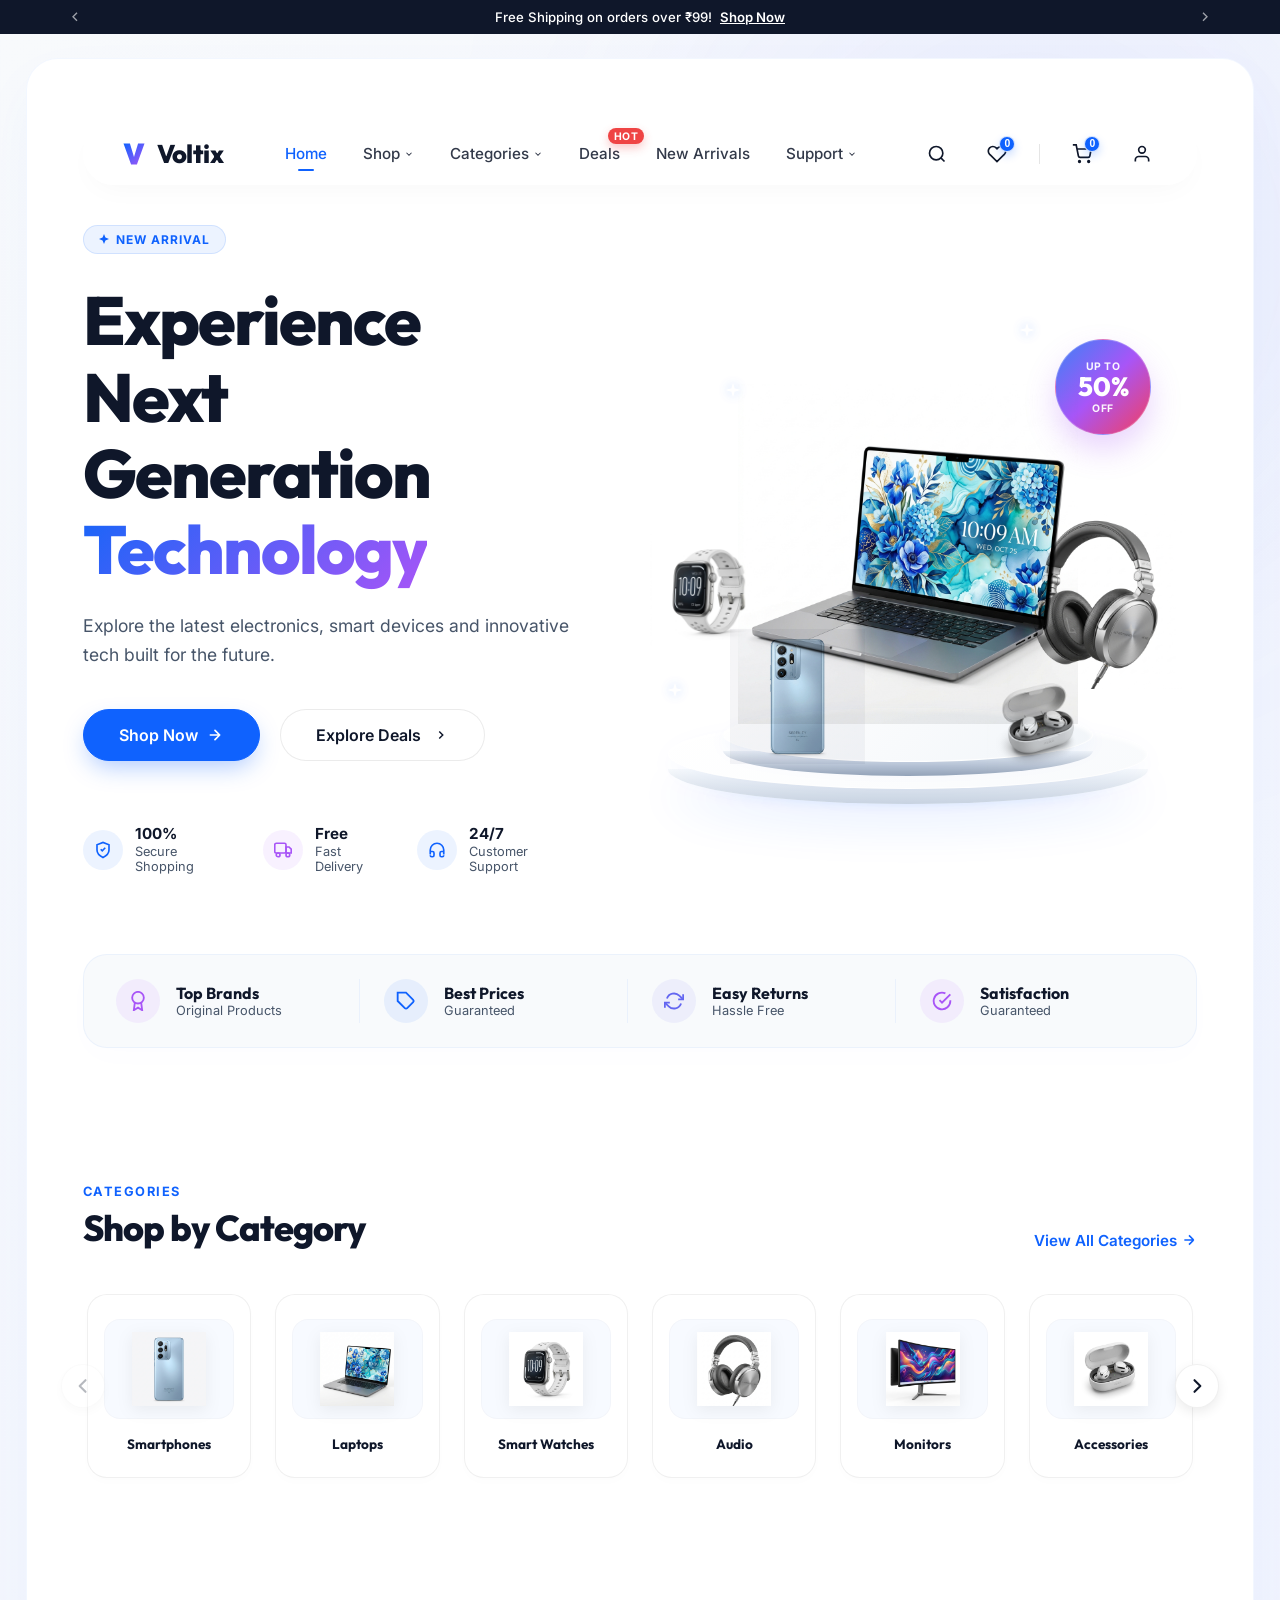
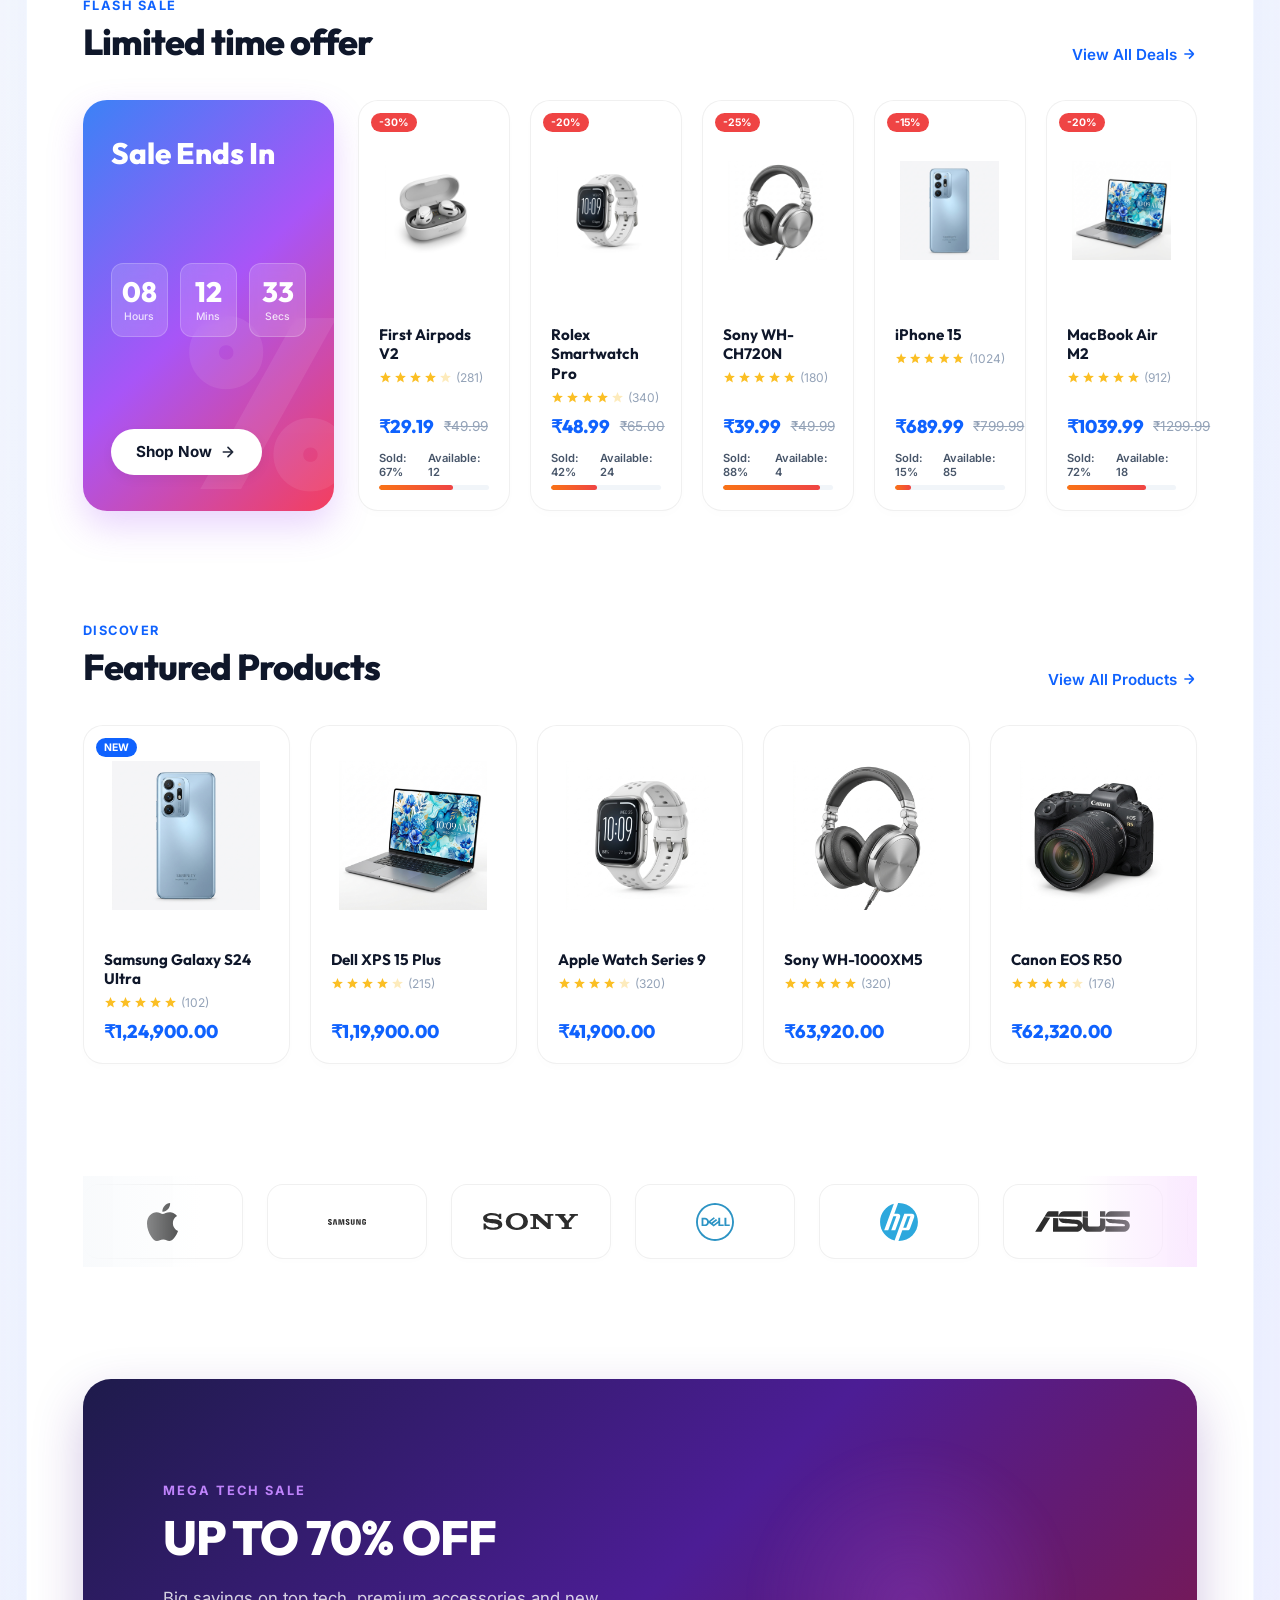
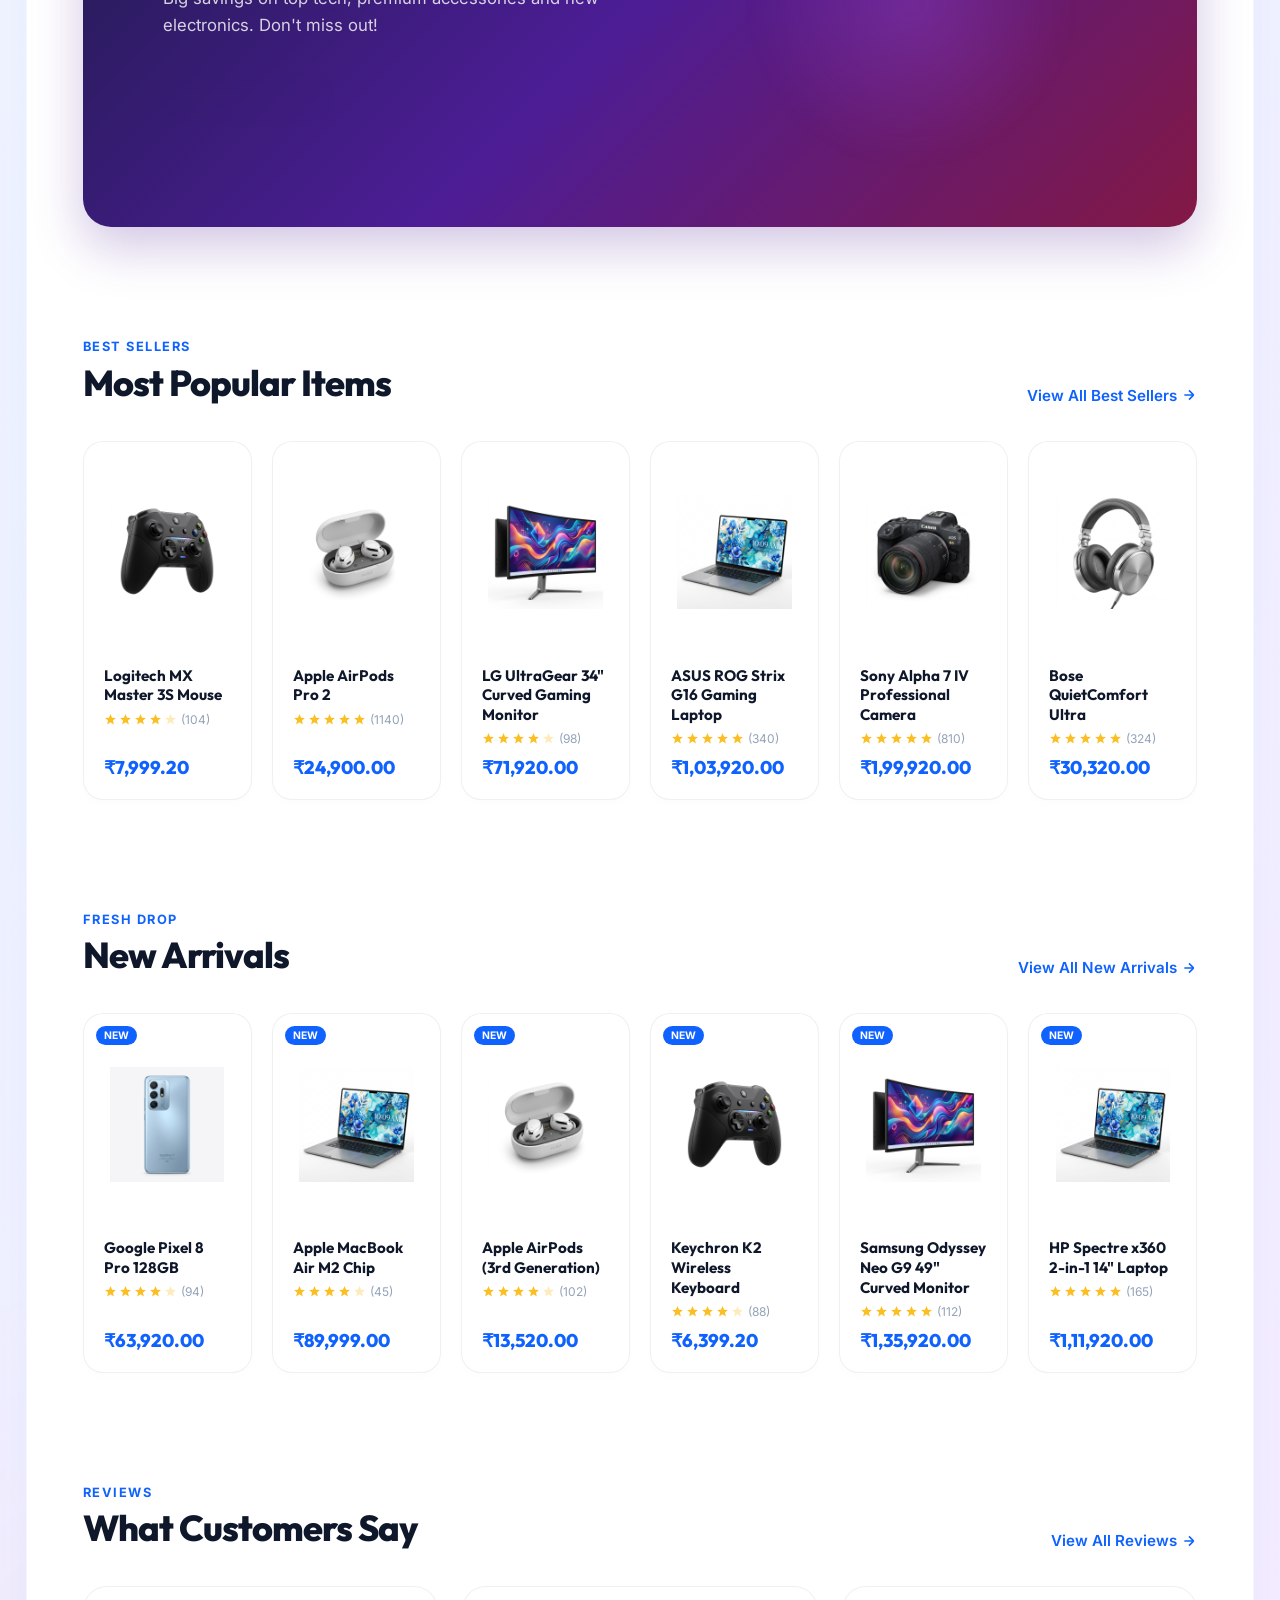
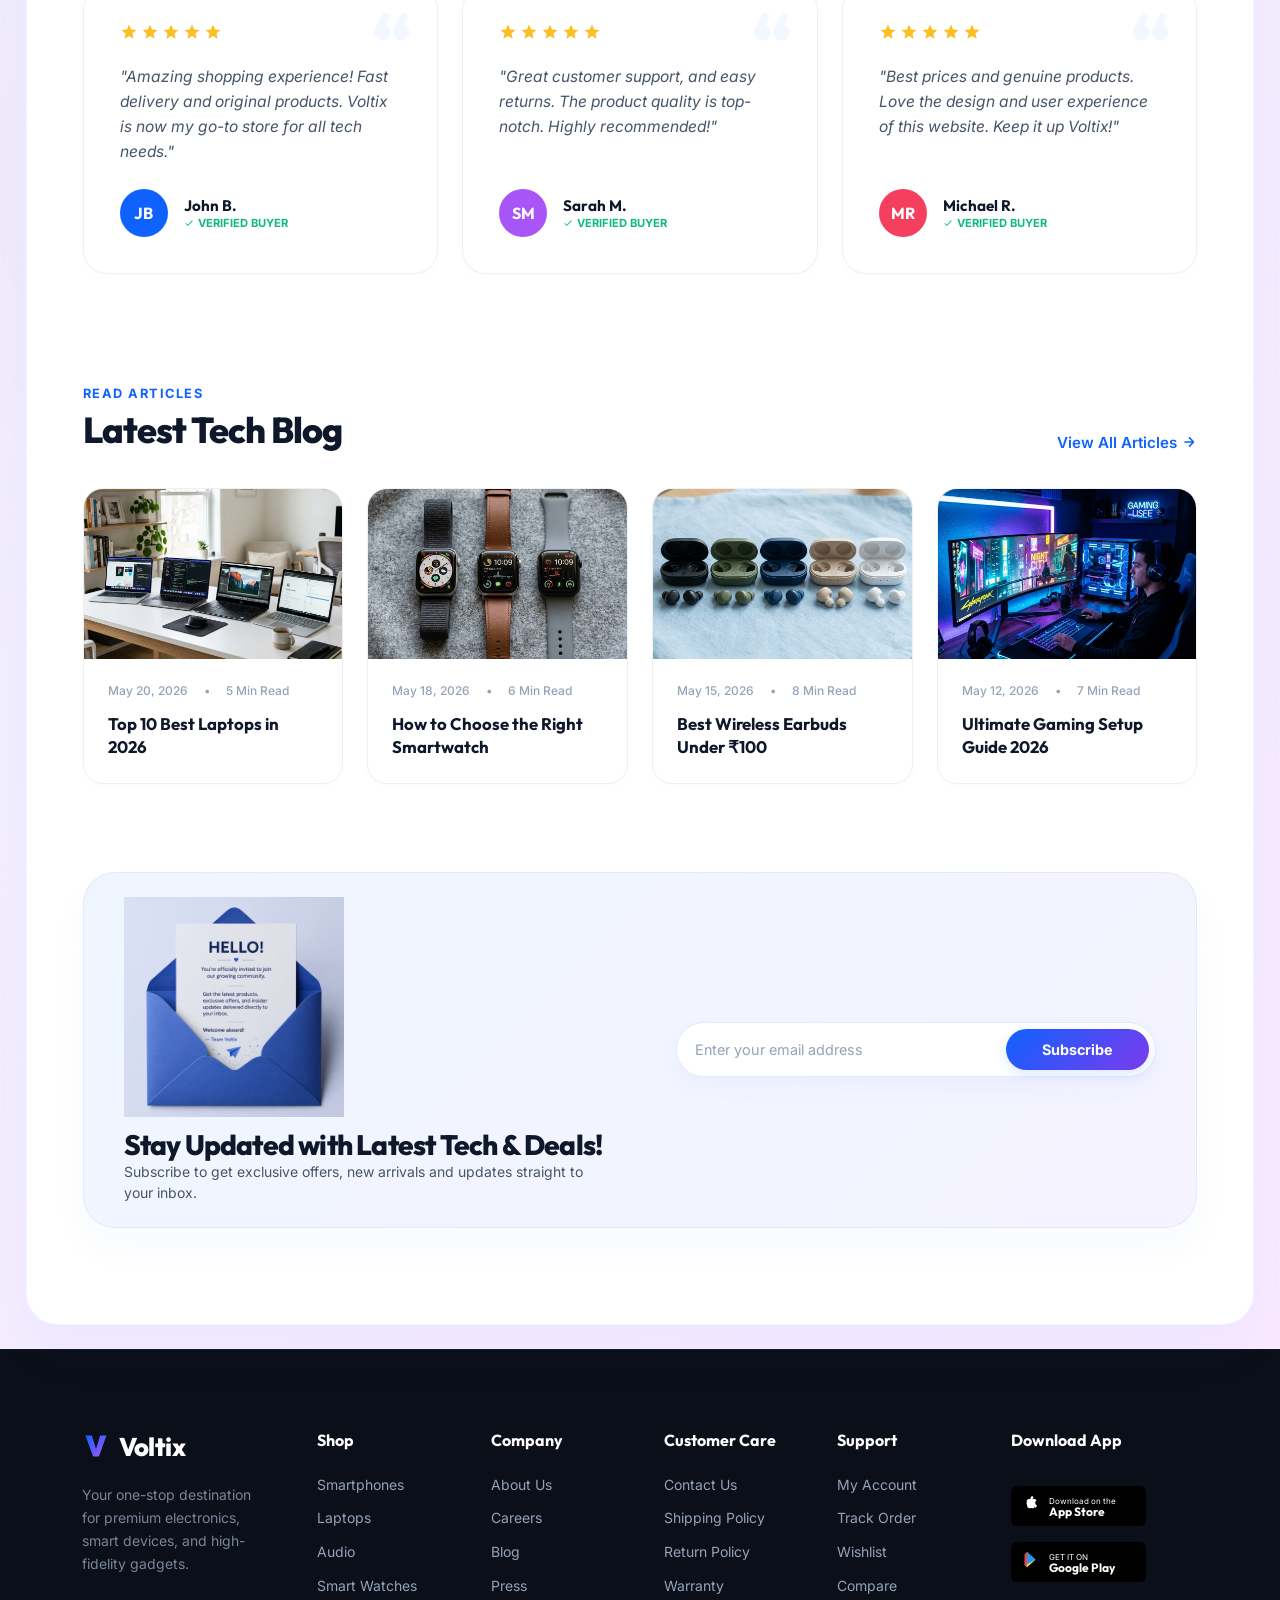
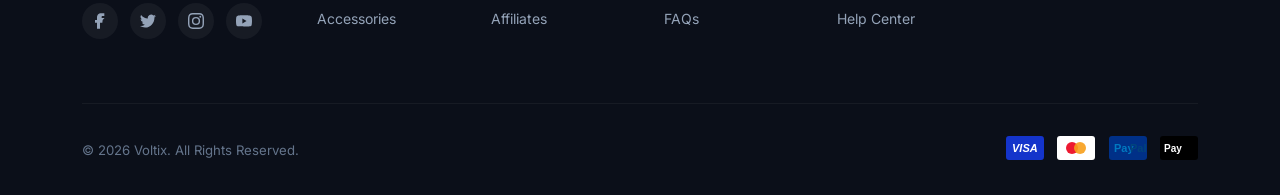
<file: index.html>
<!DOCTYPE html>
<html lang="en">

<head>
  <meta charset="UTF-8">
  <meta name="viewport" content="width=device-width, initial-scale=1.0">
  <title>Voltix - Experience Next Generation Technology</title>
  <!-- SEO Meta Tags -->
  <meta name="description"
    content="Experience Next Generation Technology with Voltix. Explore the latest electronics, premium smart devices, laptops, headphones, smartphones, and innovative tech built for the future.">
  <link rel="stylesheet" href="style.css?v=1.7">
</head>

<body>

  <!-- Promo Announcement Bar -->
  <div class="promo-bar">
    <button class="promo-nav-btn promo-prev" aria-label="Previous Promo">
      <svg viewBox="0 0 24 24">
        <path d="M15 18l-6-6 6-6" />
      </svg>
    </button>
    <div class="promo-content">
      <span>Free Shipping on orders over ₹99!</span>
      <a href="shop.html" id="promo-link">Shop Now</a>
    </div>
    <button class="promo-nav-btn promo-next" aria-label="Next Promo">
      <svg viewBox="0 0 24 24">
        <path d="M9 18l6-6-6-6" />
      </svg>
    </button>
  </div>

  <div class="app-container">

    <!-- Header / Navigation Bar -->
    <header class="header">
      <nav class="nav-bar">
        <!-- Logo -->
        <a href="#" class="logo" id="logo-home">
          <svg class="logo-icon" viewBox="0 0 24 24" fill="none" xmlns="http://www.w3.org/2000/svg">
            <defs>
              <linearGradient id="logo-grad" x1="0%" y1="0%" x2="100%" y2="100%">
                <stop offset="0%" stop-color="#0f62fe" />
                <stop offset="100%" stop-color="#a855f7" />
              </linearGradient>
            </defs>
            <path d="M3 3H8.5L12 14.5L15.5 3H21L14.5 21H9.5L3 3Z" fill="url(#logo-grad)" />
          </svg>
          <span>Voltix</span>
        </a>

        <input type="checkbox" id="nav-toggle" class="nav-toggle-checkbox">

        <!-- Links -->
        <ul class="nav-links">
          <li class="nav-item">
            <a href="index.html" class="nav-link active" id="nav-home">Home</a>
          </li>
          <li class="nav-item">
            <a href="shop.html" class="nav-link" id="nav-shop">
              <span>Shop</span>
              <svg viewBox="0 0 24 24">
                <path d="M6 9l6 6 6-6" />
              </svg>
            </a>
          </li>
          <li class="nav-item">
            <a href="categories.html" class="nav-link" id="nav-categories">
              <span>Categories</span>
              <svg viewBox="0 0 24 24">
                <path d="M6 9l6 6 6-6" />
              </svg>
            </a>
          </li>
          <li class="nav-item" style="position: relative;">
            <a href="index.html#flash-sale" class="nav-link" id="nav-deals">Deals</a>
            <span class="badge-hot">Hot</span>
          </li>
          <li class="nav-item">
            <a href="index.html#new-arrivals" class="nav-link" id="nav-arrivals">New Arrivals</a>
          </li>
          <li class="nav-item">
            <a href="support.html" class="nav-link" id="nav-support">
              <span>Support</span>
              <svg viewBox="0 0 24 24">
                <path d="M6 9l6 6 6-6" />
              </svg>
            </a>
          </li>
        </ul>

        <!-- Actions -->
        <div class="nav-actions">
          <label for="nav-toggle" class="mobile-menu-toggle" aria-label="Toggle Menu">
            <svg class="hamburger-icon" viewBox="0 0 24 24" fill="none" stroke="currentColor" stroke-width="2.5">
              <line x1="3" y1="12" x2="21" y2="12" />
              <line x1="3" y1="6" x2="21" y2="6" />
              <line x1="3" y1="18" x2="21" y2="18" />
            </svg>
            <svg class="close-icon" viewBox="0 0 24 24" fill="none" stroke="currentColor" stroke-width="2.5"
              style="display: none;">
              <line x1="18" y1="6" x2="6" y2="18" />
              <line x1="6" y1="6" x2="18" y2="18" />
            </svg>
          </label>

          <button class="action-btn" id="btn-search" aria-label="Search">
            <svg viewBox="0 0 24 24" stroke="currentColor" fill="none">
              <circle cx="11" cy="11" r="8" />
              <line x1="21" y1="21" x2="16.65" y2="16.65" />
            </svg>
          </button>

          <button class="action-btn" id="btn-nav-fav" aria-label="Favorites" onclick="location.href='wishlist.html'">
            <svg viewBox="0 0 24 24" stroke="currentColor" fill="none">
              <path
                d="M20.84 4.61a5.5 5.5 0 0 0-7.78 0L12 5.67l-1.06-1.06a5.5 5.5 0 0 0-7.78 7.78l1.06 1.06L12 21.23l7.78-7.78 1.06-1.06a5.5 5.5 0 0 0 0-7.78z" />
            </svg>
            <span class="wishlist-count" id="wishlist-counter-badge">0</span>
          </button>

          <div class="divider"></div>

          <button class="action-btn" id="btn-cart" aria-label="Cart" onclick="location.href='cart.html'">
            <svg viewBox="0 0 24 24" stroke="currentColor" fill="none">
              <circle cx="9" cy="21" r="1" />
              <circle cx="20" cy="21" r="1" />
              <path d="M1 1h4l2.68 13.39a2 2 0 0 0 2 1.61h9.72a2 2 0 0 0 2-1.61L23 6H6" />
            </svg>
            <span class="cart-count" id="cart-counter-badge">0</span>
          </button>

          <button class="action-btn" id="btn-profile" aria-label="Profile" onclick="location.href='account.html'">
            <svg viewBox="0 0 24 24" stroke="currentColor" fill="none">
              <path d="M20 21v-2a4 4 0 0 0-4-4H8a4 4 0 0 0-4 4v2" />
              <circle cx="12" cy="7" r="4" />
            </svg>
          </button>
        </div>
      </nav>
    </header>

    <!-- Main Hero Section -->
    <main class="hero">

      <!-- Hero Left: Text Content -->
      <section class="hero-content">
        <div class="tag-new">
          <svg viewBox="0 0 24 24" style="width: 12px; height: 12px; fill: var(--primary);">
            <path d="M12 2L14.85 9.15L22 12L14.85 14.85L12 22L9.15 14.85L2 12L9.15 9.15L12 2Z" />
          </svg>
          <span>New Arrival</span>
        </div>

        <h1 class="hero-title">
          <span>Experience</span>
          <span>Next Generation</span>
          <span class="gradient-text">Technology</span>
        </h1>

        <p class="hero-desc">
          Explore the latest electronics, smart devices and innovative tech built for the future.
        </p>

        <div class="hero-actions">
          <a href="shop.html" class="btn btn-primary" id="hero-btn-shop">
            <span>Shop Now</span>
            <svg viewBox="0 0 24 24">
              <path d="M5 12H19M19 12L12 5M19 12L12 19" stroke="currentColor" stroke-width="2.5" stroke-linecap="round"
                stroke-linejoin="round" />
            </svg>
          </a>
          <a href="#flash-sale" class="btn btn-secondary" id="hero-btn-deals">
            <span>Explore Deals</span>
            <svg viewBox="0 0 24 24"
              style="width: 14px; height: 14px; fill: none; stroke: currentColor; stroke-width: 2.5; margin-left: 4px;">
              <path d="M9 18l6-6-6-6" />
            </svg>
          </a>
        </div>

        <!-- Interactive Inline Features row -->
        <div class="hero-features-inline">
          <div class="hero-feature-inline-item">
            <span class="hero-feature-inline-icon blue">
              <svg viewBox="0 0 24 24" fill="none" stroke="currentColor" stroke-width="2.2">
                <path d="M12 22s8-4 8-10V5l-8-3-8 3v7c0 6 8 10 8 10z" />
                <path d="M9 11l2 2 4-4" />
              </svg>
            </span>
            <div class="hero-feature-inline-text">
              <span class="hero-feature-inline-title">100%</span>
              <span class="hero-feature-inline-desc">Secure Shopping</span>
            </div>
          </div>

          <div class="hero-feature-inline-item">
            <span class="hero-feature-inline-icon purple">
              <svg viewBox="0 0 24 24" fill="none" stroke="currentColor" stroke-width="2.2">
                <rect x="1" y="3" width="15" height="13" rx="2" ry="2" />
                <polygon points="16 8 20 8 23 11 23 16 16 16 16 8" />
                <circle cx="5.5" cy="18.5" r="2.5" />
                <circle cx="18.5" cy="18.5" r="2.5" />
              </svg>
            </span>
            <div class="hero-feature-inline-text">
              <span class="hero-feature-inline-title">Free</span>
              <span class="hero-feature-inline-desc">Fast Delivery</span>
            </div>
          </div>

          <div class="hero-feature-inline-item">
            <span class="hero-feature-inline-icon blue">
              <svg viewBox="0 0 24 24" fill="none" stroke="currentColor" stroke-width="2.2">
                <path d="M3 18v-6a9 9 0 0 1 18 0v6" />
                <path d="M21 19a2 2 0 0 1-2 2h-1a2 2 0 0 1-2-2v-3a2 2 0 0 1 2-2h3" />
                <path d="M3 19a2 2 0 0 0 2 2h1a2 2 0 0 0 2-2v-3a2 2 0 0 0-2-2H3" />
              </svg>
            </span>
            <div class="hero-feature-inline-text">
              <span class="hero-feature-inline-title">24/7</span>
              <span class="hero-feature-inline-desc">Customer Support</span>
            </div>
          </div>
        </div>
      </section>

      <!-- Hero Right: Podium & Floating Products -->
      <section class="hero-visual">

        <!-- Twinkling Sparkles -->
        <svg class="sparkle sparkle-1" viewBox="0 0 24 24">
          <path d="M12 2L14.25 9.75L22 12L14.25 14.25L12 22L9.75 14.25L2 12L9.75 9.75L12 2Z" />
        </svg>
        <svg class="sparkle sparkle-2" viewBox="0 0 24 24">
          <path d="M12 2L14.25 9.75L22 12L14.25 14.25L12 22L9.75 14.25L2 12L9.75 9.75L12 2Z" />
        </svg>
        <svg class="sparkle sparkle-3" viewBox="0 0 24 24">
          <path d="M12 2L14.25 9.75L22 12L14.25 14.25L12 22L9.75 14.25L2 12L9.75 9.75L12 2Z" />
        </svg>
        <svg class="sparkle sparkle-4" viewBox="0 0 24 24">
          <path d="M12 2L14.25 9.75L22 12L14.25 14.25L12 22L9.75 14.25L2 12L9.75 9.75L12 2Z" />
        </svg>

        <!-- Discount Tag -->
        <div class="discount-tag">
          <span class="up-to">UP TO</span>
          <span class="percent">50%</span>
          <span class="off">OFF</span>
        </div>

        <!-- Interactive 3D Podium -->
        <div class="podium-container">
          <div class="podium-bottom-side"></div>
          <div class="podium-bottom-top"></div>
          <div class="podium-top-side"></div>
          <div class="podium-top-top"></div>
        </div>

        <!-- Layered Floating Products -->
        <img class="floating-product product-laptop" src="assets/laptop.png" alt="Premium Laptop" id="img-laptop">
        <img class="floating-product product-phone" src="assets/smartphone.png" alt="Light Blue Smartphone"
          id="img-phone">
        <img class="floating-product product-watch" src="assets/smartwatch.png" alt="White Smart Watch" id="img-watch">
        <img class="floating-product product-earbuds" src="assets/earbuds.png" alt="White Wireless Earbuds"
          id="img-earbuds">
        <img class="floating-product product-headphones" src="assets/headphones.png" alt="Silver Over-Ear Headphones"
          id="img-headphones">

        <!-- Carousel Dots (mobile only) -->
        <div class="hero-carousel-dots">
          <span class="dot active"></span>
          <span class="dot"></span>
          <span class="dot"></span>
          <span class="dot"></span>
        </div>
      </section>

    </main>

    <!-- Mobile Hero Stats Card -->
    <div class="mobile-hero-stats-card">
      <div class="mobile-stat-item">
        <div class="mobile-stat-icon purple">
          <svg viewBox="0 0 24 24" fill="none" stroke="currentColor" stroke-width="2" stroke-linecap="round" stroke-linejoin="round">
            <path d="M17 21v-2a4 4 0 0 0-4-4H5a4 4 0 0 0-4 4v2"></path>
            <circle cx="9" cy="7" r="4"></circle>
            <path d="M23 21v-2a4 4 0 0 0-3-3.87"></path>
            <path d="M16 3.13a4 4 0 0 1 0 7.75"></path>
          </svg>
        </div>
        <span class="mobile-stat-val">50K+</span>
        <span class="mobile-stat-lbl">Happy Customers</span>
      </div>
      
      <div class="mobile-stat-divider"></div>
      
      <div class="mobile-stat-item">
        <div class="mobile-stat-icon green">
          <svg viewBox="0 0 24 24" fill="none" stroke="currentColor" stroke-width="2" stroke-linecap="round" stroke-linejoin="round">
            <path d="M12 22s8-4 8-10V5l-8-3-8 3v7c0 6 8 10 8 10z"></path>
            <polyline points="9 11 11 13 15 9"></polyline>
          </svg>
        </div>
        <span class="mobile-stat-val">500+</span>
        <span class="mobile-stat-lbl">Top Brands</span>
      </div>
      
      <div class="mobile-stat-divider"></div>
      
      <div class="mobile-stat-item">
        <div class="mobile-stat-icon orange">
          <svg viewBox="0 0 24 24" fill="none" stroke="currentColor" stroke-width="2" stroke-linecap="round" stroke-linejoin="round">
            <polyline points="21 8 21 21 3 21 3 8"></polyline>
            <rect x="1" y="3" width="22" height="5"></rect>
            <line x1="10" y1="12" x2="14" y2="12"></line>
          </svg>
        </div>
        <span class="mobile-stat-val">1M+</span>
        <span class="mobile-stat-lbl">Products Sold</span>
      </div>
      
      <div class="mobile-stat-divider"></div>
      
      <div class="mobile-stat-item">
        <div class="mobile-stat-icon blue">
          <svg viewBox="0 0 24 24" fill="none" stroke="currentColor" stroke-width="2" stroke-linecap="round" stroke-linejoin="round">
            <polygon points="12 2 15.09 8.26 22 9.27 17 14.14 18.18 21.02 12 17.77 5.82 21.02 7 14.14 2 9.27 8.91 8.26 12 2"></polygon>
          </svg>
        </div>
        <span class="mobile-stat-val">4.9</span>
        <span class="mobile-stat-lbl">Customer Rating</span>
      </div>
    </div>

    <!-- Hero Bottom Highlights Banner -->
    <div class="hero-highlights-banner">

      <div class="highlight-item">
        <span class="highlight-icon purple">
          <svg viewBox="0 0 24 24" fill="none" stroke="currentColor" stroke-width="2.2">
            <circle cx="12" cy="8" r="7" />
            <polyline points="8.21 13.89 7 23 12 20 17 23 15.79 13.88" />
          </svg>
        </span>
        <div class="highlight-text">
          <span class="highlight-title">Top Brands</span>
          <span class="highlight-desc">Original Products</span>
        </div>
      </div>

      <div class="highlight-item">
        <span class="highlight-icon blue">
          <svg viewBox="0 0 24 24" fill="none" stroke="currentColor" stroke-width="2.2">
            <path d="M20.59 13.41l-7.17 7.17a2 2 0 0 1-2.83 0L2 12V2h10l8.59 8.59a2 2 0 0 1 0 2.82z" />
            <line x1="7" y1="7" x2="7.01" y2="7" />
          </svg>
        </span>
        <div class="highlight-text">
          <span class="highlight-title">Best Prices</span>
          <span class="highlight-desc">Guaranteed</span>
        </div>
      </div>

      <div class="highlight-item">
        <span class="highlight-icon indigo">
          <svg viewBox="0 0 24 24" fill="none" stroke="currentColor" stroke-width="2.2">
            <polyline points="23 4 23 10 17 10" />
            <polyline points="1 20 1 14 7 14" />
            <path d="M3.51 9a9 9 0 0 1 14.85-3.36L23 10M1 14l4.64 4.36A9 9 0 0 0 20.49 15" />
          </svg>
        </span>
        <div class="highlight-text">
          <span class="highlight-title">Easy Returns</span>
          <span class="highlight-desc">Hassle Free</span>
        </div>
      </div>

      <div class="highlight-item">
        <span class="highlight-icon purple">
          <svg viewBox="0 0 24 24" fill="none" stroke="currentColor" stroke-width="2.2">
            <path d="M22 11.08V12a10 10 0 1 1-5.93-9.14" />
            <polyline points="22 4 12 14.01 9 11.01" />
          </svg>
        </span>
        <div class="highlight-text">
          <span class="highlight-title">Satisfaction</span>
          <span class="highlight-desc">Guaranteed</span>
        </div>
      </div>

    </div>

    <!-- 3. Shop by Category Section -->
    <section class="categories-section" id="categories">
      <div class="section-header">
        <div class="section-title-wrap">
          <span class="section-subtitle">Categories</span>
          <h2 class="section-title">Shop by Category</h2>
        </div>
        <a href="shop.html" class="section-link">
          <span>View All Categories</span>
          <svg viewBox="0 0 24 24"
            style="width: 16px; height: 16px; fill: none; stroke: currentColor; stroke-width: 2.5;">
            <path d="M5 12H19M19 12L12 5M19 12L12 19" />
          </svg>
        </a>
      </div>

      <div class="categories-carousel-container">
        <button class="carousel-nav-btn prev-btn" id="cat-prev-btn" aria-label="Previous Categories">
          <svg viewBox="0 0 24 24" fill="none" stroke="currentColor" stroke-width="2.5">
            <path d="M15 19l-7-7 7-7" stroke-linecap="round" stroke-linejoin="round" />
          </svg>
        </button>

        <div class="categories-grid" id="categories-carousel-track">
          <!-- Category items -->
          <a href="shop.html?cat=smartphones" class="category-card">
            <div class="category-image-wrapper">
              <img class="category-img" src="assets/smartphone.png" alt="Smartphones">
            </div>
            <span class="category-title">Smartphones</span>
          </a>

          <a href="shop.html?cat=laptops" class="category-card">
            <div class="category-image-wrapper">
              <img class="category-img" src="assets/laptop.png" alt="Laptops">
            </div>
            <span class="category-title">Laptops</span>
          </a>

          <a href="shop.html?cat=smartwatches" class="category-card">
            <div class="category-image-wrapper">
              <img class="category-img" src="assets/smartwatch.png" alt="Smart Watches">
            </div>
            <span class="category-title">Smart Watches</span>
          </a>

          <a href="shop.html?cat=audio" class="category-card">
            <div class="category-image-wrapper">
              <img class="category-img" src="assets/headphones.png" alt="Audio">
            </div>
            <span class="category-title">Audio</span>
          </a>

          <a href="shop.html?cat=monitors" class="category-card">
            <div class="category-image-wrapper">
              <img class="category-img" src="assets/monitor.png" alt="Monitors">
            </div>
            <span class="category-title">Monitors</span>
          </a>

          <a href="shop.html?cat=accessories" class="category-card">
            <div class="category-image-wrapper">
              <img class="category-img" src="assets/earbuds.png" alt="Accessories">
            </div>
            <span class="category-title">Accessories</span>
          </a>

          <a href="shop.html?cat=cameras" class="category-card">
            <div class="category-image-wrapper">
              <img class="category-img" src="assets/camera.png" alt="Cameras">
            </div>
            <span class="category-title">Cameras</span>
          </a>

          <a href="shop.html?cat=gaming" class="category-card">
            <div class="category-image-wrapper">
              <img class="category-img" src="assets/controller.png" alt="Gaming">
            </div>
            <span class="category-title">Gaming</span>
          </a>

          <a href="shop.html" class="category-card">
            <div class="category-image-wrapper">
              <svg class="category-icon" viewBox="0 0 24 24" fill="none" stroke="currentColor" stroke-width="2.2">
                <rect x="3" y="3" width="7" height="7" rx="1.5" />
                <rect x="14" y="3" width="7" height="7" rx="1.5" />
                <rect x="3" y="14" width="7" height="7" rx="1.5" />
                <rect x="14" y="14" width="7" height="7" rx="1.5" />
              </svg>
            </div>
            <span class="category-title">More</span>
          </a>
        </div>

        <button class="carousel-nav-btn next-btn" id="cat-next-btn" aria-label="Next Categories">
          <svg viewBox="0 0 24 24" fill="none" stroke="currentColor" stroke-width="2.5">
            <path d="M9 5l7 7-7 7" stroke-linecap="round" stroke-linejoin="round" />
          </svg>
        </button>
      </div>
    </section>

    <!-- 4. Flash Sale Section -->
    <section class="flash-sale" id="flash-sale">
      <div class="section-header">
        <div class="section-title-wrap">
          <span class="section-subtitle">Flash Sale</span>
          <h2 class="section-title">Limited time offer</h2>
        </div>
        <a href="shop.html" class="section-link">
          <span>View All Deals</span>
          <svg viewBox="0 0 24 24"
            style="width: 16px; height: 16px; fill: none; stroke: currentColor; stroke-width: 2.5;">
            <path d="M5 12H19M19 12L12 5M19 12L12 19" />
          </svg>
        </a>
      </div>

      <div class="flash-sale-grid">
        <!-- Countdown Card (Left) -->
        <div class="countdown-card">
          <div class="countdown-card-title">Sale Ends In</div>

          <div class="countdown-timer-wrap">
            <div class="timer-digits-grid">
              <div class="timer-box">
                <span class="timer-num" id="timer-hours">08</span>
                <span class="timer-lbl">Hours</span>
              </div>
              <div class="timer-box">
                <span class="timer-num" id="timer-minutes">12</span>
                <span class="timer-lbl">Mins</span>
              </div>
              <div class="timer-box">
                <span class="timer-num" id="timer-seconds">35</span>
                <span class="timer-lbl">Secs</span>
              </div>
            </div>
          </div>

          <a href="shop.html" class="btn-shop">
            <span>Shop Now</span>
            <svg viewBox="0 0 24 24">
              <path d="M5 12H19M19 12L12 5M19 12L12 19" stroke="currentColor" stroke-width="2.5" stroke-linecap="round"
                stroke-linejoin="round" />
            </svg>
          </a>
        </div>

        <!-- Carousel (Right - 5 cards) -->
        <div class="products-carousel-grid">

          <!-- Product 1 -->
          <div class="product-card">
            <span class="product-badge badge-discount-tag">-30%</span>
            <div class="product-img-wrapper">
              <img class="product-card-img" src="assets/earbuds.png" alt="First Airpods V2">
              <div class="product-actions-overlay">
                <button class="btn-action-circle" aria-label="Add to Cart"><svg viewBox="0 0 24 24">
                    <circle cx="9" cy="21" r="1" />
                    <circle cx="20" cy="21" r="1" />
                    <path d="M1 1h4l2.68 13.39a2 2 0 0 0 2 1.61h9.72a2 2 0 0 0 2-1.61L23 6H6" />
                  </svg></button>
                <button class="btn-action-circle" aria-label="Favorites"><svg viewBox="0 0 24 24">
                    <path
                      d="M20.84 4.61a5.5 5.5 0 0 0-7.78 0L12 5.67l-1.06-1.06a5.5 5.5 0 0 0-7.78 7.78l1.06 1.06L12 21.23l7.78-7.78 1.06-1.06a5.5 5.5 0 0 0 0-7.78z" />
                  </svg></button>
                <button class="btn-action-circle" aria-label="Compare"><svg viewBox="0 0 24 24">
                    <path d="M16 3h5v5M8 21H3v-5M21 3L14 10M3 21l7-7" />
                  </svg></button>
              </div>
            </div>
            <div class="product-info">
              <a href="product.html?id=earbuds" class="product-card-title">First Airpods V2</a>
              <div class="product-rating">
                <svg viewBox="0 0 24 24">
                  <path d="M12 17.27L18.18 21l-1.64-7.03L22 9.24l-7.19-.61L12 2 9.19 8.63 2 9.24l5.46 4.73L5.82 21z" />
                </svg>
                <svg viewBox="0 0 24 24">
                  <path d="M12 17.27L18.18 21l-1.64-7.03L22 9.24l-7.19-.61L12 2 9.19 8.63 2 9.24l5.46 4.73L5.82 21z" />
                </svg>
                <svg viewBox="0 0 24 24">
                  <path d="M12 17.27L18.18 21l-1.64-7.03L22 9.24l-7.19-.61L12 2 9.19 8.63 2 9.24l5.46 4.73L5.82 21z" />
                </svg>
                <svg viewBox="0 0 24 24">
                  <path d="M12 17.27L18.18 21l-1.64-7.03L22 9.24l-7.19-.61L12 2 9.19 8.63 2 9.24l5.46 4.73L5.82 21z" />
                </svg>
                <svg viewBox="0 0 24 24" style="opacity: 0.3;">
                  <path d="M12 17.27L18.18 21l-1.64-7.03L22 9.24l-7.19-.61L12 2 9.19 8.63 2 9.24l5.46 4.73L5.82 21z" />
                </svg>
                <span class="rating-count">(281)</span>
              </div>
              <div class="product-price-row">
                <span class="price-current">₹29.19</span>
                <span class="price-original">₹49.99</span>
              </div>
              <!-- Stock limit -->
              <div class="product-stock-status">
                <div class="stock-status-lbls">
                  <span>Sold: 67%</span>
                  <span>Available: 12</span>
                </div>
                <div class="stock-bar-container">
                  <div class="stock-bar-fill" style="width: 67%;"></div>
                </div>
              </div>
            </div>
          </div>

          <!-- Product 2 -->
          <div class="product-card">
            <span class="product-badge badge-discount-tag">-20%</span>
            <div class="product-img-wrapper">
              <img class="product-card-img" src="assets/smartwatch.png" alt="Rolex Smartwatch Pro">
              <div class="product-actions-overlay">
                <button class="btn-action-circle" aria-label="Add to Cart"><svg viewBox="0 0 24 24">
                    <circle cx="9" cy="21" r="1" />
                    <circle cx="20" cy="21" r="1" />
                    <path d="M1 1h4l2.68 13.39a2 2 0 0 0 2 1.61h9.72a2 2 0 0 0 2-1.61L23 6H6" />
                  </svg></button>
                <button class="btn-action-circle" aria-label="Favorites"><svg viewBox="0 0 24 24">
                    <path
                      d="M20.84 4.61a5.5 5.5 0 0 0-7.78 0L12 5.67l-1.06-1.06a5.5 5.5 0 0 0-7.78 7.78l1.06 1.06L12 21.23l7.78-7.78 1.06-1.06a5.5 5.5 0 0 0 0-7.78z" />
                  </svg></button>
                <button class="btn-action-circle" aria-label="Compare"><svg viewBox="0 0 24 24">
                    <path d="M16 3h5v5M8 21H3v-5M21 3L14 10M3 21l7-7" />
                  </svg></button>
              </div>
            </div>
            <div class="product-info">
              <a href="product.html?id=watch" class="product-card-title">Rolex Smartwatch Pro</a>
              <div class="product-rating">
                <svg viewBox="0 0 24 24">
                  <path d="M12 17.27L18.18 21l-1.64-7.03L22 9.24l-7.19-.61L12 2 9.19 8.63 2 9.24l5.46 4.73L5.82 21z" />
                </svg>
                <svg viewBox="0 0 24 24">
                  <path d="M12 17.27L18.18 21l-1.64-7.03L22 9.24l-7.19-.61L12 2 9.19 8.63 2 9.24l5.46 4.73L5.82 21z" />
                </svg>
                <svg viewBox="0 0 24 24">
                  <path d="M12 17.27L18.18 21l-1.64-7.03L22 9.24l-7.19-.61L12 2 9.19 8.63 2 9.24l5.46 4.73L5.82 21z" />
                </svg>
                <svg viewBox="0 0 24 24">
                  <path d="M12 17.27L18.18 21l-1.64-7.03L22 9.24l-7.19-.61L12 2 9.19 8.63 2 9.24l5.46 4.73L5.82 21z" />
                </svg>
                <svg viewBox="0 0 24 24" style="opacity: 0.3;">
                  <path d="M12 17.27L18.18 21l-1.64-7.03L22 9.24l-7.19-.61L12 2 9.19 8.63 2 9.24l5.46 4.73L5.82 21z" />
                </svg>
                <span class="rating-count">(340)</span>
              </div>
              <div class="product-price-row">
                <span class="price-current">₹48.99</span>
                <span class="price-original">₹65.00</span>
              </div>
              <div class="product-stock-status">
                <div class="stock-status-lbls">
                  <span>Sold: 42%</span>
                  <span>Available: 24</span>
                </div>
                <div class="stock-bar-container">
                  <div class="stock-bar-fill" style="width: 42%;"></div>
                </div>
              </div>
            </div>
          </div>

          <!-- Product 3 -->
          <div class="product-card">
            <span class="product-badge badge-discount-tag">-25%</span>
            <div class="product-img-wrapper">
              <img class="product-card-img" src="assets/headphones.png" alt="Sony WH-CH720N">
              <div class="product-actions-overlay">
                <button class="btn-action-circle" aria-label="Add to Cart"><svg viewBox="0 0 24 24">
                    <circle cx="9" cy="21" r="1" />
                    <circle cx="20" cy="21" r="1" />
                    <path d="M1 1h4l2.68 13.39a2 2 0 0 0 2 1.61h9.72a2 2 0 0 0 2-1.61L23 6H6" />
                  </svg></button>
                <button class="btn-action-circle" aria-label="Favorites"><svg viewBox="0 0 24 24">
                    <path
                      d="M20.84 4.61a5.5 5.5 0 0 0-7.78 0L12 5.67l-1.06-1.06a5.5 5.5 0 0 0-7.78 7.78l1.06 1.06L12 21.23l7.78-7.78 1.06-1.06a5.5 5.5 0 0 0 0-7.78z" />
                  </svg></button>
                <button class="btn-action-circle" aria-label="Compare"><svg viewBox="0 0 24 24">
                    <path d="M16 3h5v5M8 21H3v-5M21 3L14 10M3 21l7-7" />
                  </svg></button>
              </div>
            </div>
            <div class="product-info">
              <a href="product.html?id=headphones" class="product-card-title">Sony WH-CH720N</a>
              <div class="product-rating">
                <svg viewBox="0 0 24 24">
                  <path d="M12 17.27L18.18 21l-1.64-7.03L22 9.24l-7.19-.61L12 2 9.19 8.63 2 9.24l5.46 4.73L5.82 21z" />
                </svg>
                <svg viewBox="0 0 24 24">
                  <path d="M12 17.27L18.18 21l-1.64-7.03L22 9.24l-7.19-.61L12 2 9.19 8.63 2 9.24l5.46 4.73L5.82 21z" />
                </svg>
                <svg viewBox="0 0 24 24">
                  <path d="M12 17.27L18.18 21l-1.64-7.03L22 9.24l-7.19-.61L12 2 9.19 8.63 2 9.24l5.46 4.73L5.82 21z" />
                </svg>
                <svg viewBox="0 0 24 24">
                  <path d="M12 17.27L18.18 21l-1.64-7.03L22 9.24l-7.19-.61L12 2 9.19 8.63 2 9.24l5.46 4.73L5.82 21z" />
                </svg>
                <svg viewBox="0 0 24 24">
                  <path d="M12 17.27L18.18 21l-1.64-7.03L22 9.24l-7.19-.61L12 2 9.19 8.63 2 9.24l5.46 4.73L5.82 21z" />
                </svg>
                <span class="rating-count">(180)</span>
              </div>
              <div class="product-price-row">
                <span class="price-current">₹39.99</span>
                <span class="price-original">₹49.99</span>
              </div>
              <div class="product-stock-status">
                <div class="stock-status-lbls">
                  <span>Sold: 88%</span>
                  <span>Available: 4</span>
                </div>
                <div class="stock-bar-container">
                  <div class="stock-bar-fill" style="width: 88%;"></div>
                </div>
              </div>
            </div>
          </div>

          <!-- Product 4 -->
          <div class="product-card">
            <span class="product-badge badge-discount-tag">-15%</span>
            <div class="product-img-wrapper">
              <img class="product-card-img" src="assets/smartphone.png" alt="iPhone 15">
              <div class="product-actions-overlay">
                <button class="btn-action-circle" aria-label="Add to Cart"><svg viewBox="0 0 24 24">
                    <circle cx="9" cy="21" r="1" />
                    <circle cx="20" cy="21" r="1" />
                    <path d="M1 1h4l2.68 13.39a2 2 0 0 0 2 1.61h9.72a2 2 0 0 0 2-1.61L23 6H6" />
                  </svg></button>
                <button class="btn-action-circle" aria-label="Favorites"><svg viewBox="0 0 24 24">
                    <path
                      d="M20.84 4.61a5.5 5.5 0 0 0-7.78 0L12 5.67l-1.06-1.06a5.5 5.5 0 0 0-7.78 7.78l1.06 1.06L12 21.23l7.78-7.78 1.06-1.06a5.5 5.5 0 0 0 0-7.78z" />
                  </svg></button>
                <button class="btn-action-circle" aria-label="Compare"><svg viewBox="0 0 24 24">
                    <path d="M16 3h5v5M8 21H3v-5M21 3L14 10M3 21l7-7" />
                  </svg></button>
              </div>
            </div>
            <div class="product-info">
              <a href="product.html?id=phone" class="product-card-title">iPhone 15</a>
              <div class="product-rating">
                <svg viewBox="0 0 24 24">
                  <path d="M12 17.27L18.18 21l-1.64-7.03L22 9.24l-7.19-.61L12 2 9.19 8.63 2 9.24l5.46 4.73L5.82 21z" />
                </svg>
                <svg viewBox="0 0 24 24">
                  <path d="M12 17.27L18.18 21l-1.64-7.03L22 9.24l-7.19-.61L12 2 9.19 8.63 2 9.24l5.46 4.73L5.82 21z" />
                </svg>
                <svg viewBox="0 0 24 24">
                  <path d="M12 17.27L18.18 21l-1.64-7.03L22 9.24l-7.19-.61L12 2 9.19 8.63 2 9.24l5.46 4.73L5.82 21z" />
                </svg>
                <svg viewBox="0 0 24 24">
                  <path d="M12 17.27L18.18 21l-1.64-7.03L22 9.24l-7.19-.61L12 2 9.19 8.63 2 9.24l5.46 4.73L5.82 21z" />
                </svg>
                <svg viewBox="0 0 24 24">
                  <path d="M12 17.27L18.18 21l-1.64-7.03L22 9.24l-7.19-.61L12 2 9.19 8.63 2 9.24l5.46 4.73L5.82 21z" />
                </svg>
                <span class="rating-count">(1024)</span>
              </div>
              <div class="product-price-row">
                <span class="price-current">₹689.99</span>
                <span class="price-original">₹799.99</span>
              </div>
              <div class="product-stock-status">
                <div class="stock-status-lbls">
                  <span>Sold: 15%</span>
                  <span>Available: 85</span>
                </div>
                <div class="stock-bar-container">
                  <div class="stock-bar-fill" style="width: 15%;"></div>
                </div>
              </div>
            </div>
          </div>

          <!-- Product 5 -->
          <div class="product-card">
            <span class="product-badge badge-discount-tag">-20%</span>
            <div class="product-img-wrapper">
              <img class="product-card-img" src="assets/laptop.png" alt="MacBook Air M2">
              <div class="product-actions-overlay">
                <button class="btn-action-circle" aria-label="Add to Cart"><svg viewBox="0 0 24 24">
                    <circle cx="9" cy="21" r="1" />
                    <circle cx="20" cy="21" r="1" />
                    <path d="M1 1h4l2.68 13.39a2 2 0 0 0 2 1.61h9.72a2 2 0 0 0 2-1.61L23 6H6" />
                  </svg></button>
                <button class="btn-action-circle" aria-label="Favorites"><svg viewBox="0 0 24 24">
                    <path
                      d="M20.84 4.61a5.5 5.5 0 0 0-7.78 0L12 5.67l-1.06-1.06a5.5 5.5 0 0 0-7.78 7.78l1.06 1.06L12 21.23l7.78-7.78 1.06-1.06a5.5 5.5 0 0 0 0-7.78z" />
                  </svg></button>
                <button class="btn-action-circle" aria-label="Compare"><svg viewBox="0 0 24 24">
                    <path d="M16 3h5v5M8 21H3v-5M21 3L14 10M3 21l7-7" />
                  </svg></button>
              </div>
            </div>
            <div class="product-info">
              <a href="product.html?id=laptop" class="product-card-title">MacBook Air M2</a>
              <div class="product-rating">
                <svg viewBox="0 0 24 24">
                  <path d="M12 17.27L18.18 21l-1.64-7.03L22 9.24l-7.19-.61L12 2 9.19 8.63 2 9.24l5.46 4.73L5.82 21z" />
                </svg>
                <svg viewBox="0 0 24 24">
                  <path d="M12 17.27L18.18 21l-1.64-7.03L22 9.24l-7.19-.61L12 2 9.19 8.63 2 9.24l5.46 4.73L5.82 21z" />
                </svg>
                <svg viewBox="0 0 24 24">
                  <path d="M12 17.27L18.18 21l-1.64-7.03L22 9.24l-7.19-.61L12 2 9.19 8.63 2 9.24l5.46 4.73L5.82 21z" />
                </svg>
                <svg viewBox="0 0 24 24">
                  <path d="M12 17.27L18.18 21l-1.64-7.03L22 9.24l-7.19-.61L12 2 9.19 8.63 2 9.24l5.46 4.73L5.82 21z" />
                </svg>
                <svg viewBox="0 0 24 24">
                  <path d="M12 17.27L18.18 21l-1.64-7.03L22 9.24l-7.19-.61L12 2 9.19 8.63 2 9.24l5.46 4.73L5.82 21z" />
                </svg>
                <span class="rating-count">(912)</span>
              </div>
              <div class="product-price-row">
                <span class="price-current">₹1039.99</span>
                <span class="price-original">₹1299.99</span>
              </div>
              <div class="product-stock-status">
                <div class="stock-status-lbls">
                  <span>Sold: 72%</span>
                  <span>Available: 18</span>
                </div>
                <div class="stock-bar-container">
                  <div class="stock-bar-fill" style="width: 72%;"></div>
                </div>
              </div>
            </div>
          </div>

        </div>
      </div>
    </section>

    <!-- 5. Featured Products Section -->
    <section class="featured-section" id="shop">
      <div class="section-header">
        <div class="section-title-wrap">
          <span class="section-subtitle">Discover</span>
          <h2 class="section-title">Featured Products</h2>
        </div>
        <a href="shop.html" class="section-link">
          <span>View All Products</span>
          <svg viewBox="0 0 24 24"
            style="width: 16px; height: 16px; fill: none; stroke: currentColor; stroke-width: 2.5;">
            <path d="M5 12H19M19 12L12 5M19 12L12 19" />
          </svg>
        </a>
      </div>

      <div class="products-grid-5">

        <!-- Featured Product 1 -->
        <div class="product-card">
          <span class="product-badge badge-new-tag">New</span>
          <div class="product-img-wrapper">
            <img class="product-card-img" src="assets/smartphone.png" alt="Samsung Galaxy S24 Ultra">
            <div class="product-actions-overlay">
              <button class="btn-action-circle" aria-label="Add to Cart"><svg viewBox="0 0 24 24">
                  <circle cx="9" cy="21" r="1" />
                  <circle cx="20" cy="21" r="1" />
                  <path d="M1 1h4l2.68 13.39a2 2 0 0 0 2 1.61h9.72a2 2 0 0 0 2-1.61L23 6H6" />
                </svg></button>
              <button class="btn-action-circle" aria-label="Favorites"><svg viewBox="0 0 24 24">
                  <path
                    d="M20.84 4.61a5.5 5.5 0 0 0-7.78 0L12 5.67l-1.06-1.06a5.5 5.5 0 0 0-7.78 7.78l1.06 1.06L12 21.23l7.78-7.78 1.06-1.06a5.5 5.5 0 0 0 0-7.78z" />
                </svg></button>
              <button class="btn-action-circle" aria-label="Compare"><svg viewBox="0 0 24 24">
                  <path d="M16 3h5v5M8 21H3v-5M21 3L14 10M3 21l7-7" />
                </svg></button>
            </div>
          </div>
          <div class="product-info">
            <a href="product.html?id=galaxys24ultra" class="product-card-title">Samsung Galaxy S24 Ultra</a>
            <div class="product-rating">
              <svg viewBox="0 0 24 24">
                <path d="M12 17.27L18.18 21l-1.64-7.03L22 9.24l-7.19-.61L12 2 9.19 8.63 2 9.24l5.46 4.73L5.82 21z" />
              </svg>
              <svg viewBox="0 0 24 24">
                <path d="M12 17.27L18.18 21l-1.64-7.03L22 9.24l-7.19-.61L12 2 9.19 8.63 2 9.24l5.46 4.73L5.82 21z" />
              </svg>
              <svg viewBox="0 0 24 24">
                <path d="M12 17.27L18.18 21l-1.64-7.03L22 9.24l-7.19-.61L12 2 9.19 8.63 2 9.24l5.46 4.73L5.82 21z" />
              </svg>
              <svg viewBox="0 0 24 24">
                <path d="M12 17.27L18.18 21l-1.64-7.03L22 9.24l-7.19-.61L12 2 9.19 8.63 2 9.24l5.46 4.73L5.82 21z" />
              </svg>
              <svg viewBox="0 0 24 24">
                <path d="M12 17.27L18.18 21l-1.64-7.03L22 9.24l-7.19-.61L12 2 9.19 8.63 2 9.24l5.46 4.73L5.82 21z" />
              </svg>
              <span class="rating-count">(102)</span>
            </div>
            <div class="product-price-row">
              <span class="price-current">₹1,24,900.00</span>
            </div>
          </div>
        </div>

        <!-- Featured Product 2 -->
        <div class="product-card">
          <div class="product-img-wrapper">
            <img class="product-card-img" src="assets/laptop.png" alt="Dell XPS 15 Plus">
            <div class="product-actions-overlay">
              <button class="btn-action-circle" aria-label="Add to Cart"><svg viewBox="0 0 24 24">
                  <circle cx="9" cy="21" r="1" />
                  <circle cx="20" cy="21" r="1" />
                  <path d="M1 1h4l2.68 13.39a2 2 0 0 0 2 1.61h9.72a2 2 0 0 0 2-1.61L23 6H6" />
                </svg></button>
              <button class="btn-action-circle" aria-label="Favorites"><svg viewBox="0 0 24 24">
                  <path
                    d="M20.84 4.61a5.5 5.5 0 0 0-7.78 0L12 5.67l-1.06-1.06a5.5 5.5 0 0 0-7.78 7.78l1.06 1.06L12 21.23l7.78-7.78 1.06-1.06a5.5 5.5 0 0 0 0-7.78z" />
                </svg></button>
              <button class="btn-action-circle" aria-label="Compare"><svg viewBox="0 0 24 24">
                  <path d="M16 3h5v5M8 21H3v-5M21 3L14 10M3 21l7-7" />
                </svg></button>
            </div>
          </div>
          <div class="product-info">
            <a href="product.html?id=dellultrasharp" class="product-card-title">Dell XPS 15 Plus</a>
            <div class="product-rating">
              <svg viewBox="0 0 24 24">
                <path d="M12 17.27L18.18 21l-1.64-7.03L22 9.24l-7.19-.61L12 2 9.19 8.63 2 9.24l5.46 4.73L5.82 21z" />
              </svg>
              <svg viewBox="0 0 24 24">
                <path d="M12 17.27L18.18 21l-1.64-7.03L22 9.24l-7.19-.61L12 2 9.19 8.63 2 9.24l5.46 4.73L5.82 21z" />
              </svg>
              <svg viewBox="0 0 24 24">
                <path d="M12 17.27L18.18 21l-1.64-7.03L22 9.24l-7.19-.61L12 2 9.19 8.63 2 9.24l5.46 4.73L5.82 21z" />
              </svg>
              <svg viewBox="0 0 24 24">
                <path d="M12 17.27L18.18 21l-1.64-7.03L22 9.24l-7.19-.61L12 2 9.19 8.63 2 9.24l5.46 4.73L5.82 21z" />
              </svg>
              <svg viewBox="0 0 24 24" style="opacity: 0.3;">
                <path d="M12 17.27L18.18 21l-1.64-7.03L22 9.24l-7.19-.61L12 2 9.19 8.63 2 9.24l5.46 4.73L5.82 21z" />
              </svg>
              <span class="rating-count">(215)</span>
            </div>
            <div class="product-price-row">
              <span class="price-current">₹1,19,900.00</span>
            </div>
          </div>
        </div>

        <!-- Featured Product 3 -->
        <div class="product-card">
          <div class="product-img-wrapper">
            <img class="product-card-img" src="assets/smartwatch.png" alt="Apple Watch Series 9">
            <div class="product-actions-overlay">
              <button class="btn-action-circle" aria-label="Add to Cart"><svg viewBox="0 0 24 24">
                  <circle cx="9" cy="21" r="1" />
                  <circle cx="20" cy="21" r="1" />
                  <path d="M1 1h4l2.68 13.39a2 2 0 0 0 2 1.61h9.72a2 2 0 0 0 2-1.61L23 6H6" />
                </svg></button>
              <button class="btn-action-circle" aria-label="Favorites"><svg viewBox="0 0 24 24">
                  <path
                    d="M20.84 4.61a5.5 5.5 0 0 0-7.78 0L12 5.67l-1.06-1.06a5.5 5.5 0 0 0-7.78 7.78l1.06 1.06L12 21.23l7.78-7.78 1.06-1.06a5.5 5.5 0 0 0 0-7.78z" />
                </svg></button>
              <button class="btn-action-circle" aria-label="Compare"><svg viewBox="0 0 24 24">
                  <path d="M16 3h5v5M8 21H3v-5M21 3L14 10M3 21l7-7" />
                </svg></button>
            </div>
          </div>
          <div class="product-info">
            <a href="product.html?id=applewatch9" class="product-card-title">Apple Watch Series 9</a>
            <div class="product-rating">
              <svg viewBox="0 0 24 24">
                <path d="M12 17.27L18.18 21l-1.64-7.03L22 9.24l-7.19-.61L12 2 9.19 8.63 2 9.24l5.46 4.73L5.82 21z" />
              </svg>
              <svg viewBox="0 0 24 24">
                <path d="M12 17.27L18.18 21l-1.64-7.03L22 9.24l-7.19-.61L12 2 9.19 8.63 2 9.24l5.46 4.73L5.82 21z" />
              </svg>
              <svg viewBox="0 0 24 24">
                <path d="M12 17.27L18.18 21l-1.64-7.03L22 9.24l-7.19-.61L12 2 9.19 8.63 2 9.24l5.46 4.73L5.82 21z" />
              </svg>
              <svg viewBox="0 0 24 24">
                <path d="M12 17.27L18.18 21l-1.64-7.03L22 9.24l-7.19-.61L12 2 9.19 8.63 2 9.24l5.46 4.73L5.82 21z" />
              </svg>
              <svg viewBox="0 0 24 24" style="opacity: 0.3;">
                <path d="M12 17.27L18.18 21l-1.64-7.03L22 9.24l-7.19-.61L12 2 9.19 8.63 2 9.24l5.46 4.73L5.82 21z" />
              </svg>
              <span class="rating-count">(320)</span>
            </div>
            <div class="product-price-row">
              <span class="price-current">₹41,900.00</span>
            </div>
          </div>
        </div>

        <!-- Featured Product 4 -->
        <div class="product-card">
          <div class="product-img-wrapper">
            <img class="product-card-img" src="assets/headphones.png" alt="Sony WH-1000XM5">
            <div class="product-actions-overlay">
              <button class="btn-action-circle" aria-label="Add to Cart"><svg viewBox="0 0 24 24">
                  <circle cx="9" cy="21" r="1" />
                  <circle cx="20" cy="21" r="1" />
                  <path d="M1 1h4l2.68 13.39a2 2 0 0 0 2 1.61h9.72a2 2 0 0 0 2-1.61L23 6H6" />
                </svg></button>
              <button class="btn-action-circle" aria-label="Favorites"><svg viewBox="0 0 24 24">
                  <path
                    d="M20.84 4.61a5.5 5.5 0 0 0-7.78 0L12 5.67l-1.06-1.06a5.5 5.5 0 0 0-7.78 7.78l1.06 1.06L12 21.23l7.78-7.78 1.06-1.06a5.5 5.5 0 0 0 0-7.78z" />
                </svg></button>
              <button class="btn-action-circle" aria-label="Compare"><svg viewBox="0 0 24 24">
                  <path d="M16 3h5v5M8 21H3v-5M21 3L14 10M3 21l7-7" />
                </svg></button>
            </div>
          </div>
          <div class="product-info">
            <a href="product.html?id=sonywh1000xm5" class="product-card-title">Sony WH-1000XM5</a>
            <div class="product-rating">
              <svg viewBox="0 0 24 24">
                <path d="M12 17.27L18.18 21l-1.64-7.03L22 9.24l-7.19-.61L12 2 9.19 8.63 2 9.24l5.46 4.73L5.82 21z" />
              </svg>
              <svg viewBox="0 0 24 24">
                <path d="M12 17.27L18.18 21l-1.64-7.03L22 9.24l-7.19-.61L12 2 9.19 8.63 2 9.24l5.46 4.73L5.82 21z" />
              </svg>
              <svg viewBox="0 0 24 24">
                <path d="M12 17.27L18.18 21l-1.64-7.03L22 9.24l-7.19-.61L12 2 9.19 8.63 2 9.24l5.46 4.73L5.82 21z" />
              </svg>
              <svg viewBox="0 0 24 24">
                <path d="M12 17.27L18.18 21l-1.64-7.03L22 9.24l-7.19-.61L12 2 9.19 8.63 2 9.24l5.46 4.73L5.82 21z" />
              </svg>
              <svg viewBox="0 0 24 24">
                <path d="M12 17.27L18.18 21l-1.64-7.03L22 9.24l-7.19-.61L12 2 9.19 8.63 2 9.24l5.46 4.73L5.82 21z" />
              </svg>
              <span class="rating-count">(320)</span>
            </div>
            <div class="product-price-row">
              <span class="price-current">₹63,920.00</span>
            </div>
          </div>
        </div>

        <!-- Featured Product 5 -->
        <div class="product-card">
          <div class="product-img-wrapper">
            <img class="product-card-img" src="assets/camera.png" alt="Canon EOS R50">
            <div class="product-actions-overlay">
              <button class="btn-action-circle" aria-label="Add to Cart"><svg viewBox="0 0 24 24">
                  <circle cx="9" cy="21" r="1" />
                  <circle cx="20" cy="21" r="1" />
                  <path d="M1 1h4l2.68 13.39a2 2 0 0 0 2 1.61h9.72a2 2 0 0 0 2-1.61L23 6H6" />
                </svg></button>
              <button class="btn-action-circle" aria-label="Favorites"><svg viewBox="0 0 24 24">
                  <path
                    d="M20.84 4.61a5.5 5.5 0 0 0-7.78 0L12 5.67l-1.06-1.06a5.5 5.5 0 0 0-7.78 7.78l1.06 1.06L12 21.23l7.78-7.78 1.06-1.06a5.5 5.5 0 0 0 0-7.78z" />
                </svg></button>
              <button class="btn-action-circle" aria-label="Compare"><svg viewBox="0 0 24 24">
                  <path d="M16 3h5v5M8 21H3v-5M21 3L14 10M3 21l7-7" />
                </svg></button>
            </div>
          </div>
          <div class="product-info">
            <a href="product.html?id=canoneosr50" class="product-card-title">Canon EOS R50</a>
            <div class="product-rating">
              <svg viewBox="0 0 24 24">
                <path d="M12 17.27L18.18 21l-1.64-7.03L22 9.24l-7.19-.61L12 2 9.19 8.63 2 9.24l5.46 4.73L5.82 21z" />
              </svg>
              <svg viewBox="0 0 24 24">
                <path d="M12 17.27L18.18 21l-1.64-7.03L22 9.24l-7.19-.61L12 2 9.19 8.63 2 9.24l5.46 4.73L5.82 21z" />
              </svg>
              <svg viewBox="0 0 24 24">
                <path d="M12 17.27L18.18 21l-1.64-7.03L22 9.24l-7.19-.61L12 2 9.19 8.63 2 9.24l5.46 4.73L5.82 21z" />
              </svg>
              <svg viewBox="0 0 24 24">
                <path d="M12 17.27L18.18 21l-1.64-7.03L22 9.24l-7.19-.61L12 2 9.19 8.63 2 9.24l5.46 4.73L5.82 21z" />
              </svg>
              <svg viewBox="0 0 24 24" style="opacity: 0.3;">
                <path d="M12 17.27L18.18 21l-1.64-7.03L22 9.24l-7.19-.61L12 2 9.19 8.63 2 9.24l5.46 4.73L5.82 21z" />
              </svg>
              <span class="rating-count">(176)</span>
            </div>
            <div class="product-price-row">
              <span class="price-current">₹62,320.00</span>
            </div>
          </div>
        </div>

      </div>
    </section>

    <!-- 6. Top Brands Section -->
    <section class="brands-section">
      <div class="brands-marquee">
        <div class="brands-marquee-track">
          <!-- Brand Apple -->
          <div class="brand-logo-card brand-apple">
            <img class="brand-logo-img" src="assets/logo_apple.svg" alt="Apple">
          </div>
          <!-- Brand Samsung -->
          <div class="brand-logo-card brand-samsung">
            <img class="brand-logo-img" src="assets/logo_samsung.svg" alt="Samsung">
          </div>
          <!-- Brand Sony -->
          <div class="brand-logo-card brand-sony">
            <img class="brand-logo-img" src="assets/logo_sony.svg" alt="Sony">
          </div>
          <!-- Brand Dell -->
          <div class="brand-logo-card brand-dell">
            <img class="brand-logo-img" src="assets/logo_dell.svg" alt="Dell">
          </div>
          <!-- Brand HP -->
          <div class="brand-logo-card brand-hp">
            <img class="brand-logo-img" src="assets/logo_hp.svg" alt="HP">
          </div>
          <!-- Brand Asus -->
          <div class="brand-logo-card brand-asus">
            <img class="brand-logo-img" src="assets/logo_asus.svg" alt="Asus">
          </div>
          <!-- Brand Lenovo -->
          <div class="brand-logo-card brand-lenovo">
            <img class="brand-logo-img" src="assets/logo_lenovo.svg" alt="Lenovo">
          </div>
          <!-- Brand Logitech -->
          <div class="brand-logo-card brand-logitech">
            <img class="brand-logo-img" src="assets/logo_logitech.svg" alt="Logitech">
          </div>

          <!-- Duplicate Set for Seamless Loop -->
          <!-- Brand Apple -->
          <div class="brand-logo-card brand-apple">
            <img class="brand-logo-img" src="assets/logo_apple.svg" alt="Apple">
          </div>
          <!-- Brand Samsung -->
          <div class="brand-logo-card brand-samsung">
            <img class="brand-logo-img" src="assets/logo_samsung.svg" alt="Samsung">
          </div>
          <!-- Brand Sony -->
          <div class="brand-logo-card brand-sony">
            <img class="brand-logo-img" src="assets/logo_sony.svg" alt="Sony">
          </div>
          <!-- Brand Dell -->
          <div class="brand-logo-card brand-dell">
            <img class="brand-logo-img" src="assets/logo_dell.svg" alt="Dell">
          </div>
          <!-- Brand HP -->
          <div class="brand-logo-card brand-hp">
            <img class="brand-logo-img" src="assets/logo_hp.svg" alt="HP">
          </div>
          <!-- Brand Asus -->
          <div class="brand-logo-card brand-asus">
            <img class="brand-logo-img" src="assets/logo_asus.svg" alt="Asus">
          </div>
          <!-- Brand Lenovo -->
          <div class="brand-logo-card brand-lenovo">
            <img class="brand-logo-img" src="assets/logo_lenovo.svg" alt="Lenovo">
          </div>
          <!-- Brand Logitech -->
          <div class="brand-logo-card brand-logitech">
            <img class="brand-logo-img" src="assets/logo_logitech.svg" alt="Logitech">
          </div>
        </div>
      </div>
    </section>

    <!-- 7. Mega Tech Sale Banner Section -->
    <section class="mega-banner-section">
      <div class="mega-banner">
        <div class="mega-banner-content">
          <span class="mega-banner-subtitle">Mega Tech Sale</span>
          <h2 class="mega-banner-title">UP TO 70% OFF</h2>
          <p class="mega-banner-desc">Big savings on top tech, premium accessories and new electronics. Don't miss out!
          </p>
          <a href="shop.html" class="btn btn-secondary btn-shop"
            style="background-color: var(--white); color: var(--text-dark);">Shop Now &rarr;</a>
        </div>
        <div class="mega-banner-visual">
          <div class="mega-banner-circle"></div>
          <!-- A composite image showing headphones and smartphone -->
          <img class="banner-img" src="assets/headphones.png" alt="Mega Sale Devices"
            style="width: 200px; transform: rotate(-10deg); position: absolute; left: 10%;">
          <img class="banner-img" src="assets/smartphone.png" alt="Mega Sale Smartphone"
            style="width: 140px; transform: rotate(15deg); position: absolute; right: 15%; top: 15%; z-index: 3;">
        </div>
      </div>
    </section>

    <!-- 8. Best Sellers Section -->
    <section class="bestsellers-section">
      <div class="section-header">
        <div class="section-title-wrap">
          <span class="section-subtitle">Best Sellers</span>
          <h2 class="section-title">Most Popular Items</h2>
        </div>
        <a href="shop.html" class="section-link">
          <span>View All Best Sellers</span>
          <svg viewBox="0 0 24 24"
            style="width: 16px; height: 16px; fill: none; stroke: currentColor; stroke-width: 2.5;">
            <path d="M5 12H19M19 12L12 5M19 12L12 19" />
          </svg>
        </a>
      </div>

      <div class="products-grid-6">

        <!-- Product 1 -->
        <div class="product-card">
          <div class="product-img-wrapper">
            <img class="product-card-img" src="assets/controller.png" alt="Logitech MX Master 3S">
            <div class="product-actions-overlay">
              <button class="btn-action-circle" aria-label="Add to Cart"><svg viewBox="0 0 24 24">
                  <circle cx="9" cy="21" r="1" />
                  <circle cx="20" cy="21" r="1" />
                  <path d="M1 1h4l2.68 13.39a2 2 0 0 0 2 1.61h9.72a2 2 0 0 0 2-1.61L23 6H6" />
                </svg></button>
              <button class="btn-action-circle" aria-label="Favorites"><svg viewBox="0 0 24 24">
                  <path
                    d="M20.84 4.61a5.5 5.5 0 0 0-7.78 0L12 5.67l-1.06-1.06a5.5 5.5 0 0 0-7.78 7.78l1.06 1.06L12 21.23l7.78-7.78 1.06-1.06a5.5 5.5 0 0 0 0-7.78z" />
                </svg></button>
              <button class="btn-action-circle" aria-label="Compare"><svg viewBox="0 0 24 24">
                  <path d="M16 3h5v5M8 21H3v-5M21 3L14 10M3 21l7-7" />
                </svg></button>
            </div>
          </div>
          <div class="product-info">
            <a href="product.html?id=logitechmxmaster3s" class="product-card-title">Logitech MX Master 3S Mouse</a>
            <div class="product-rating">
              <svg viewBox="0 0 24 24">
                <path d="M12 17.27L18.18 21l-1.64-7.03L22 9.24l-7.19-.61L12 2 9.19 8.63 2 9.24l5.46 4.73L5.82 21z" />
              </svg>
              <svg viewBox="0 0 24 24">
                <path d="M12 17.27L18.18 21l-1.64-7.03L22 9.24l-7.19-.61L12 2 9.19 8.63 2 9.24l5.46 4.73L5.82 21z" />
              </svg>
              <svg viewBox="0 0 24 24">
                <path d="M12 17.27L18.18 21l-1.64-7.03L22 9.24l-7.19-.61L12 2 9.19 8.63 2 9.24l5.46 4.73L5.82 21z" />
              </svg>
              <svg viewBox="0 0 24 24">
                <path d="M12 17.27L18.18 21l-1.64-7.03L22 9.24l-7.19-.61L12 2 9.19 8.63 2 9.24l5.46 4.73L5.82 21z" />
              </svg>
              <svg viewBox="0 0 24 24" style="opacity: 0.3;">
                <path d="M12 17.27L18.18 21l-1.64-7.03L22 9.24l-7.19-.61L12 2 9.19 8.63 2 9.24l5.46 4.73L5.82 21z" />
              </svg>
              <span class="rating-count">(104)</span>
            </div>
            <div class="product-price-row">
              <span class="price-current">₹7,999.20</span>
            </div>
          </div>
        </div>

        <!-- Product 2 -->
        <div class="product-card">
          <div class="product-img-wrapper">
            <img class="product-card-img" src="assets/earbuds.png" alt="Apple AirPods Pro 2">
            <div class="product-actions-overlay">
              <button class="btn-action-circle" aria-label="Add to Cart"><svg viewBox="0 0 24 24">
                  <circle cx="9" cy="21" r="1" />
                  <circle cx="20" cy="21" r="1" />
                  <path d="M1 1h4l2.68 13.39a2 2 0 0 0 2 1.61h9.72a2 2 0 0 0 2-1.61L23 6H6" />
                </svg></button>
              <button class="btn-action-circle" aria-label="Favorites"><svg viewBox="0 0 24 24">
                  <path
                    d="M20.84 4.61a5.5 5.5 0 0 0-7.78 0L12 5.67l-1.06-1.06a5.5 5.5 0 0 0-7.78 7.78l1.06 1.06L12 21.23l7.78-7.78 1.06-1.06a5.5 5.5 0 0 0 0-7.78z" />
                </svg></button>
              <button class="btn-action-circle" aria-label="Compare"><svg viewBox="0 0 24 24">
                  <path d="M16 3h5v5M8 21H3v-5M21 3L14 10M3 21l7-7" />
                </svg></button>
            </div>
          </div>
          <div class="product-info">
            <a href="product.html?id=airpodspro2" class="product-card-title">Apple AirPods Pro 2</a>
            <div class="product-rating">
              <svg viewBox="0 0 24 24">
                <path d="M12 17.27L18.18 21l-1.64-7.03L22 9.24l-7.19-.61L12 2 9.19 8.63 2 9.24l5.46 4.73L5.82 21z" />
              </svg>
              <svg viewBox="0 0 24 24">
                <path d="M12 17.27L18.18 21l-1.64-7.03L22 9.24l-7.19-.61L12 2 9.19 8.63 2 9.24l5.46 4.73L5.82 21z" />
              </svg>
              <svg viewBox="0 0 24 24">
                <path d="M12 17.27L18.18 21l-1.64-7.03L22 9.24l-7.19-.61L12 2 9.19 8.63 2 9.24l5.46 4.73L5.82 21z" />
              </svg>
              <svg viewBox="0 0 24 24">
                <path d="M12 17.27L18.18 21l-1.64-7.03L22 9.24l-7.19-.61L12 2 9.19 8.63 2 9.24l5.46 4.73L5.82 21z" />
              </svg>
              <svg viewBox="0 0 24 24">
                <path d="M12 17.27L18.18 21l-1.64-7.03L22 9.24l-7.19-.61L12 2 9.19 8.63 2 9.24l5.46 4.73L5.82 21z" />
              </svg>
              <span class="rating-count">(1140)</span>
            </div>
            <div class="product-price-row">
              <span class="price-current">₹24,900.00</span>
            </div>
          </div>
        </div>

        <!-- Product 3 -->
        <div class="product-card">
          <div class="product-img-wrapper">
            <img class="product-card-img" src="assets/monitor.png" alt="ASUS ROG Swift 34">
            <div class="product-actions-overlay">
              <button class="btn-action-circle" aria-label="Add to Cart"><svg viewBox="0 0 24 24">
                  <circle cx="9" cy="21" r="1" />
                  <circle cx="20" cy="21" r="1" />
                  <path d="M1 1h4l2.68 13.39a2 2 0 0 0 2 1.61h9.72a2 2 0 0 0 2-1.61L23 6H6" />
                </svg></button>
              <button class="btn-action-circle" aria-label="Favorites"><svg viewBox="0 0 24 24">
                  <path
                    d="M20.84 4.61a5.5 5.5 0 0 0-7.78 0L12 5.67l-1.06-1.06a5.5 5.5 0 0 0-7.78 7.78l1.06 1.06L12 21.23l7.78-7.78 1.06-1.06a5.5 5.5 0 0 0 0-7.78z" />
                </svg></button>
              <button class="btn-action-circle" aria-label="Compare"><svg viewBox="0 0 24 24">
                  <path d="M16 3h5v5M8 21H3v-5M21 3L14 10M3 21l7-7" />
                </svg></button>
            </div>
          </div>
          <div class="product-info">
            <a href="product.html?id=lgultragear34" class="product-card-title">LG UltraGear 34" Curved Gaming
              Monitor</a>
            <div class="product-rating">
              <svg viewBox="0 0 24 24">
                <path d="M12 17.27L18.18 21l-1.64-7.03L22 9.24l-7.19-.61L12 2 9.19 8.63 2 9.24l5.46 4.73L5.82 21z" />
              </svg>
              <svg viewBox="0 0 24 24">
                <path d="M12 17.27L18.18 21l-1.64-7.03L22 9.24l-7.19-.61L12 2 9.19 8.63 2 9.24l5.46 4.73L5.82 21z" />
              </svg>
              <svg viewBox="0 0 24 24">
                <path d="M12 17.27L18.18 21l-1.64-7.03L22 9.24l-7.19-.61L12 2 9.19 8.63 2 9.24l5.46 4.73L5.82 21z" />
              </svg>
              <svg viewBox="0 0 24 24">
                <path d="M12 17.27L18.18 21l-1.64-7.03L22 9.24l-7.19-.61L12 2 9.19 8.63 2 9.24l5.46 4.73L5.82 21z" />
              </svg>
              <svg viewBox="0 0 24 24" style="opacity: 0.3;">
                <path d="M12 17.27L18.18 21l-1.64-7.03L22 9.24l-7.19-.61L12 2 9.19 8.63 2 9.24l5.46 4.73L5.82 21z" />
              </svg>
              <span class="rating-count">(98)</span>
            </div>
            <div class="product-price-row">
              <span class="price-current">₹71,920.00</span>
            </div>
          </div>
        </div>

        <!-- Product 4 -->
        <div class="product-card">
          <div class="product-img-wrapper">
            <img class="product-card-img" src="assets/laptop.png" alt="Razer Blade 16">
            <div class="product-actions-overlay">
              <button class="btn-action-circle" aria-label="Add to Cart"><svg viewBox="0 0 24 24">
                  <circle cx="9" cy="21" r="1" />
                  <circle cx="20" cy="21" r="1" />
                  <path d="M1 1h4l2.68 13.39a2 2 0 0 0 2 1.61h9.72a2 2 0 0 0 2-1.61L23 6H6" />
                </svg></button>
              <button class="btn-action-circle" aria-label="Favorites"><svg viewBox="0 0 24 24">
                  <path
                    d="M20.84 4.61a5.5 5.5 0 0 0-7.78 0L12 5.67l-1.06-1.06a5.5 5.5 0 0 0-7.78 7.78l1.06 1.06L12 21.23l7.78-7.78 1.06-1.06a5.5 5.5 0 0 0 0-7.78z" />
                </svg></button>
              <button class="btn-action-circle" aria-label="Compare"><svg viewBox="0 0 24 24">
                  <path d="M16 3h5v5M8 21H3v-5M21 3L14 10M3 21l7-7" />
                </svg></button>
            </div>
          </div>
          <div class="product-info">
            <a href="product.html?id=asusrogstrix" class="product-card-title">ASUS ROG Strix G16 Gaming Laptop</a>
            <div class="product-rating">
              <svg viewBox="0 0 24 24">
                <path d="M12 17.27L18.18 21l-1.64-7.03L22 9.24l-7.19-.61L12 2 9.19 8.63 2 9.24l5.46 4.73L5.82 21z" />
              </svg>
              <svg viewBox="0 0 24 24">
                <path d="M12 17.27L18.18 21l-1.64-7.03L22 9.24l-7.19-.61L12 2 9.19 8.63 2 9.24l5.46 4.73L5.82 21z" />
              </svg>
              <svg viewBox="0 0 24 24">
                <path d="M12 17.27L18.18 21l-1.64-7.03L22 9.24l-7.19-.61L12 2 9.19 8.63 2 9.24l5.46 4.73L5.82 21z" />
              </svg>
              <svg viewBox="0 0 24 24">
                <path d="M12 17.27L18.18 21l-1.64-7.03L22 9.24l-7.19-.61L12 2 9.19 8.63 2 9.24l5.46 4.73L5.82 21z" />
              </svg>
              <svg viewBox="0 0 24 24">
                <path d="M12 17.27L18.18 21l-1.64-7.03L22 9.24l-7.19-.61L12 2 9.19 8.63 2 9.24l5.46 4.73L5.82 21z" />
              </svg>
              <span class="rating-count">(340)</span>
            </div>
            <div class="product-price-row">
              <span class="price-current">₹1,03,920.00</span>
            </div>
          </div>
        </div>

        <!-- Product 5 -->
        <div class="product-card">
          <div class="product-img-wrapper">
            <img class="product-card-img" src="assets/camera.png" alt="Sony Alpha 7 IV">
            <div class="product-actions-overlay">
              <button class="btn-action-circle" aria-label="Add to Cart"><svg viewBox="0 0 24 24">
                  <circle cx="9" cy="21" r="1" />
                  <circle cx="20" cy="21" r="1" />
                  <path d="M1 1h4l2.68 13.39a2 2 0 0 0 2 1.61h9.72a2 2 0 0 0 2-1.61L23 6H6" />
                </svg></button>
              <button class="btn-action-circle" aria-label="Favorites"><svg viewBox="0 0 24 24">
                  <path
                    d="M20.84 4.61a5.5 5.5 0 0 0-7.78 0L12 5.67l-1.06-1.06a5.5 5.5 0 0 0-7.78 7.78l1.06 1.06L12 21.23l7.78-7.78 1.06-1.06a5.5 5.5 0 0 0 0-7.78z" />
                </svg></button>
              <button class="btn-action-circle" aria-label="Compare"><svg viewBox="0 0 24 24">
                  <path d="M16 3h5v5M8 21H3v-5M21 3L14 10M3 21l7-7" />
                </svg></button>
            </div>
          </div>
          <div class="product-info">
            <a href="product.html?id=sonyalpha7iv" class="product-card-title">Sony Alpha 7 IV Professional Camera</a>
            <div class="product-rating">
              <svg viewBox="0 0 24 24">
                <path d="M12 17.27L18.18 21l-1.64-7.03L22 9.24l-7.19-.61L12 2 9.19 8.63 2 9.24l5.46 4.73L5.82 21z" />
              </svg>
              <svg viewBox="0 0 24 24">
                <path d="M12 17.27L18.18 21l-1.64-7.03L22 9.24l-7.19-.61L12 2 9.19 8.63 2 9.24l5.46 4.73L5.82 21z" />
              </svg>
              <svg viewBox="0 0 24 24">
                <path d="M12 17.27L18.18 21l-1.64-7.03L22 9.24l-7.19-.61L12 2 9.19 8.63 2 9.24l5.46 4.73L5.82 21z" />
              </svg>
              <svg viewBox="0 0 24 24">
                <path d="M12 17.27L18.18 21l-1.64-7.03L22 9.24l-7.19-.61L12 2 9.19 8.63 2 9.24l5.46 4.73L5.82 21z" />
              </svg>
              <svg viewBox="0 0 24 24">
                <path d="M12 17.27L18.18 21l-1.64-7.03L22 9.24l-7.19-.61L12 2 9.19 8.63 2 9.24l5.46 4.73L5.82 21z" />
              </svg>
              <span class="rating-count">(810)</span>
            </div>
            <div class="product-price-row">
              <span class="price-current">₹1,99,920.00</span>
            </div>
          </div>
        </div>

        <!-- Product 6 -->
        <div class="product-card">
          <div class="product-img-wrapper">
            <img class="product-card-img" src="assets/headphones.png" alt="Bose QuietComfort Ultra">
            <div class="product-actions-overlay">
              <button class="btn-action-circle" aria-label="Add to Cart"><svg viewBox="0 0 24 24">
                  <circle cx="9" cy="21" r="1" />
                  <circle cx="20" cy="21" r="1" />
                  <path d="M1 1h4l2.68 13.39a2 2 0 0 0 2 1.61h9.72a2 2 0 0 0 2-1.61L23 6H6" />
                </svg></button>
              <button class="btn-action-circle" aria-label="Favorites"><svg viewBox="0 0 24 24">
                  <path
                    d="M20.84 4.61a5.5 5.5 0 0 0-7.78 0L12 5.67l-1.06-1.06a5.5 5.5 0 0 0-7.78 7.78l1.06 1.06L12 21.23l7.78-7.78 1.06-1.06a5.5 5.5 0 0 0 0-7.78z" />
                </svg></button>
              <button class="btn-action-circle" aria-label="Compare"><svg viewBox="0 0 24 24">
                  <path d="M16 3h5v5M8 21H3v-5M21 3L14 10M3 21l7-7" />
                </svg></button>
            </div>
          </div>
          <div class="product-info">
            <a href="product.html?id=boseqcultra" class="product-card-title">Bose QuietComfort Ultra</a>
            <div class="product-rating">
              <svg viewBox="0 0 24 24">
                <path d="M12 17.27L18.18 21l-1.64-7.03L22 9.24l-7.19-.61L12 2 9.19 8.63 2 9.24l5.46 4.73L5.82 21z" />
              </svg>
              <svg viewBox="0 0 24 24">
                <path d="M12 17.27L18.18 21l-1.64-7.03L22 9.24l-7.19-.61L12 2 9.19 8.63 2 9.24l5.46 4.73L5.82 21z" />
              </svg>
              <svg viewBox="0 0 24 24">
                <path d="M12 17.27L18.18 21l-1.64-7.03L22 9.24l-7.19-.61L12 2 9.19 8.63 2 9.24l5.46 4.73L5.82 21z" />
              </svg>
              <svg viewBox="0 0 24 24">
                <path d="M12 17.27L18.18 21l-1.64-7.03L22 9.24l-7.19-.61L12 2 9.19 8.63 2 9.24l5.46 4.73L5.82 21z" />
              </svg>
              <svg viewBox="0 0 24 24">
                <path d="M12 17.27L18.18 21l-1.64-7.03L22 9.24l-7.19-.61L12 2 9.19 8.63 2 9.24l5.46 4.73L5.82 21z" />
              </svg>
              <span class="rating-count">(324)</span>
            </div>
            <div class="product-price-row">
              <span class="price-current">₹30,320.00</span>
            </div>
          </div>
        </div>

      </div>
    </section>

    <!-- 9. New Arrivals Section -->
    <section class="newarrivals-section" id="new-arrivals">
      <div class="section-header">
        <div class="section-title-wrap">
          <span class="section-subtitle">Fresh Drop</span>
          <h2 class="section-title">New Arrivals</h2>
        </div>
        <a href="shop.html" class="section-link">
          <span>View All New Arrivals</span>
          <svg viewBox="0 0 24 24"
            style="width: 16px; height: 16px; fill: none; stroke: currentColor; stroke-width: 2.5;">
            <path d="M5 12H19M19 12L12 5M19 12L12 19" />
          </svg>
        </a>
      </div>

      <div class="products-grid-6">

        <!-- Product 1 -->
        <div class="product-card">
          <span class="product-badge badge-new-tag">New</span>
          <div class="product-img-wrapper">
            <img class="product-card-img" src="assets/smartphone.png" alt="Google Pixel 8 Pro">
            <div class="product-actions-overlay">
              <button class="btn-action-circle" aria-label="Add to Cart"><svg viewBox="0 0 24 24">
                  <circle cx="9" cy="21" r="1" />
                  <circle cx="20" cy="21" r="1" />
                  <path d="M1 1h4l2.68 13.39a2 2 0 0 0 2 1.61h9.72a2 2 0 0 0 2-1.61L23 6H6" />
                </svg></button>
              <button class="btn-action-circle" aria-label="Favorites"><svg viewBox="0 0 24 24">
                  <path
                    d="M20.84 4.61a5.5 5.5 0 0 0-7.78 0L12 5.67l-1.06-1.06a5.5 5.5 0 0 0-7.78 7.78l1.06 1.06L12 21.23l7.78-7.78 1.06-1.06a5.5 5.5 0 0 0 0-7.78z" />
                </svg></button>
              <button class="btn-action-circle" aria-label="Compare"><svg viewBox="0 0 24 24">
                  <path d="M16 3h5v5M8 21H3v-5M21 3L14 10M3 21l7-7" />
                </svg></button>
            </div>
          </div>
          <div class="product-info">
            <a href="product.html?id=googlepixel8pro" class="product-card-title">Google Pixel 8 Pro 128GB</a>
            <div class="product-rating">
              <svg viewBox="0 0 24 24">
                <path d="M12 17.27L18.18 21l-1.64-7.03L22 9.24l-7.19-.61L12 2 9.19 8.63 2 9.24l5.46 4.73L5.82 21z" />
              </svg>
              <svg viewBox="0 0 24 24">
                <path d="M12 17.27L18.18 21l-1.64-7.03L22 9.24l-7.19-.61L12 2 9.19 8.63 2 9.24l5.46 4.73L5.82 21z" />
              </svg>
              <svg viewBox="0 0 24 24">
                <path d="M12 17.27L18.18 21l-1.64-7.03L22 9.24l-7.19-.61L12 2 9.19 8.63 2 9.24l5.46 4.73L5.82 21z" />
              </svg>
              <svg viewBox="0 0 24 24">
                <path d="M12 17.27L18.18 21l-1.64-7.03L22 9.24l-7.19-.61L12 2 9.19 8.63 2 9.24l5.46 4.73L5.82 21z" />
              </svg>
              <svg viewBox="0 0 24 24" style="opacity: 0.3;">
                <path d="M12 17.27L18.18 21l-1.64-7.03L22 9.24l-7.19-.61L12 2 9.19 8.63 2 9.24l5.46 4.73L5.82 21z" />
              </svg>
              <span class="rating-count">(94)</span>
            </div>
            <div class="product-price-row">
              <span class="price-current">₹63,920.00</span>
            </div>
          </div>
        </div>

        <!-- Product 2 -->
        <div class="product-card">
          <span class="product-badge badge-new-tag">New</span>
          <div class="product-img-wrapper">
            <img class="product-card-img" src="assets/laptop.png" alt="Samsung Galaxy Book 4 Pro">
            <div class="product-actions-overlay">
              <button class="btn-action-circle" aria-label="Add to Cart"><svg viewBox="0 0 24 24">
                  <circle cx="9" cy="21" r="1" />
                  <circle cx="20" cy="21" r="1" />
                  <path d="M1 1h4l2.68 13.39a2 2 0 0 0 2 1.61h9.72a2 2 0 0 0 2-1.61L23 6H6" />
                </svg></button>
              <button class="btn-action-circle" aria-label="Favorites"><svg viewBox="0 0 24 24">
                  <path
                    d="M20.84 4.61a5.5 5.5 0 0 0-7.78 0L12 5.67l-1.06-1.06a5.5 5.5 0 0 0-7.78 7.78l1.06 1.06L12 21.23l7.78-7.78 1.06-1.06a5.5 5.5 0 0 0 0-7.78z" />
                </svg></button>
              <button class="btn-action-circle" aria-label="Compare"><svg viewBox="0 0 24 24">
                  <path d="M16 3h5v5M8 21H3v-5M21 3L14 10M3 21l7-7" />
                </svg></button>
            </div>
          </div>
          <div class="product-info">
            <a href="product.html?id=macbookairm2" class="product-card-title">Apple MacBook Air M2 Chip</a>
            <div class="product-rating">
              <svg viewBox="0 0 24 24">
                <path d="M12 17.27L18.18 21l-1.64-7.03L22 9.24l-7.19-.61L12 2 9.19 8.63 2 9.24l5.46 4.73L5.82 21z" />
              </svg>
              <svg viewBox="0 0 24 24">
                <path d="M12 17.27L18.18 21l-1.64-7.03L22 9.24l-7.19-.61L12 2 9.19 8.63 2 9.24l5.46 4.73L5.82 21z" />
              </svg>
              <svg viewBox="0 0 24 24">
                <path d="M12 17.27L18.18 21l-1.64-7.03L22 9.24l-7.19-.61L12 2 9.19 8.63 2 9.24l5.46 4.73L5.82 21z" />
              </svg>
              <svg viewBox="0 0 24 24">
                <path d="M12 17.27L18.18 21l-1.64-7.03L22 9.24l-7.19-.61L12 2 9.19 8.63 2 9.24l5.46 4.73L5.82 21z" />
              </svg>
              <svg viewBox="0 0 24 24" style="opacity: 0.3;">
                <path d="M12 17.27L18.18 21l-1.64-7.03L22 9.24l-7.19-.61L12 2 9.19 8.63 2 9.24l5.46 4.73L5.82 21z" />
              </svg>
              <span class="rating-count">(45)</span>
            </div>
            <div class="product-price-row">
              <span class="price-current">₹89,999.00</span>
            </div>
          </div>
        </div>

        <!-- Product 3 -->
        <div class="product-card">
          <span class="product-badge badge-new-tag">New</span>
          <div class="product-img-wrapper">
            <img class="product-card-img" src="assets/earbuds.png" alt="OnePlus Buds 3">
            <div class="product-actions-overlay">
              <button class="btn-action-circle" aria-label="Add to Cart"><svg viewBox="0 0 24 24">
                  <circle cx="9" cy="21" r="1" />
                  <circle cx="20" cy="21" r="1" />
                  <path d="M1 1h4l2.68 13.39a2 2 0 0 0 2 1.61h9.72a2 2 0 0 0 2-1.61L23 6H6" />
                </svg></button>
              <button class="btn-action-circle" aria-label="Favorites"><svg viewBox="0 0 24 24">
                  <path
                    d="M20.84 4.61a5.5 5.5 0 0 0-7.78 0L12 5.67l-1.06-1.06a5.5 5.5 0 0 0-7.78 7.78l1.06 1.06L12 21.23l7.78-7.78 1.06-1.06a5.5 5.5 0 0 0 0-7.78z" />
                </svg></button>
              <button class="btn-action-circle" aria-label="Compare"><svg viewBox="0 0 24 24">
                  <path d="M16 3h5v5M8 21H3v-5M21 3L14 10M3 21l7-7" />
                </svg></button>
            </div>
          </div>
          <div class="product-info">
            <a href="product.html?id=airpods3" class="product-card-title">Apple AirPods (3rd Generation)</a>
            <div class="product-rating">
              <svg viewBox="0 0 24 24">
                <path d="M12 17.27L18.18 21l-1.64-7.03L22 9.24l-7.19-.61L12 2 9.19 8.63 2 9.24l5.46 4.73L5.82 21z" />
              </svg>
              <svg viewBox="0 0 24 24">
                <path d="M12 17.27L18.18 21l-1.64-7.03L22 9.24l-7.19-.61L12 2 9.19 8.63 2 9.24l5.46 4.73L5.82 21z" />
              </svg>
              <svg viewBox="0 0 24 24">
                <path d="M12 17.27L18.18 21l-1.64-7.03L22 9.24l-7.19-.61L12 2 9.19 8.63 2 9.24l5.46 4.73L5.82 21z" />
              </svg>
              <svg viewBox="0 0 24 24">
                <path d="M12 17.27L18.18 21l-1.64-7.03L22 9.24l-7.19-.61L12 2 9.19 8.63 2 9.24l5.46 4.73L5.82 21z" />
              </svg>
              <svg viewBox="0 0 24 24" style="opacity: 0.3;">
                <path d="M12 17.27L18.18 21l-1.64-7.03L22 9.24l-7.19-.61L12 2 9.19 8.63 2 9.24l5.46 4.73L5.82 21z" />
              </svg>
              <span class="rating-count">(102)</span>
            </div>
            <div class="product-price-row">
              <span class="price-current">₹13,520.00</span>
            </div>
          </div>
        </div>

        <!-- Product 4 -->
        <div class="product-card">
          <span class="product-badge badge-new-tag">New</span>
          <div class="product-img-wrapper">
            <img class="product-card-img" src="assets/controller.png" alt="DJI Neo Drone">
            <div class="product-actions-overlay">
              <button class="btn-action-circle" aria-label="Add to Cart"><svg viewBox="0 0 24 24">
                  <circle cx="9" cy="21" r="1" />
                  <circle cx="20" cy="21" r="1" />
                  <path d="M1 1h4l2.68 13.39a2 2 0 0 0 2 1.61h9.72a2 2 0 0 0 2-1.61L23 6H6" />
                </svg></button>
              <button class="btn-action-circle" aria-label="Favorites"><svg viewBox="0 0 24 24">
                  <path
                    d="M20.84 4.61a5.5 5.5 0 0 0-7.78 0L12 5.67l-1.06-1.06a5.5 5.5 0 0 0-7.78 7.78l1.06 1.06L12 21.23l7.78-7.78 1.06-1.06a5.5 5.5 0 0 0 0-7.78z" />
                </svg></button>
              <button class="btn-action-circle" aria-label="Compare"><svg viewBox="0 0 24 24">
                  <path d="M16 3h5v5M8 21H3v-5M21 3L14 10M3 21l7-7" />
                </svg></button>
            </div>
          </div>
          <div class="product-info">
            <a href="product.html?id=keychronk2" class="product-card-title">Keychron K2 Wireless Keyboard</a>
            <div class="product-rating">
              <svg viewBox="0 0 24 24">
                <path d="M12 17.27L18.18 21l-1.64-7.03L22 9.24l-7.19-.61L12 2 9.19 8.63 2 9.24l5.46 4.73L5.82 21z" />
              </svg>
              <svg viewBox="0 0 24 24">
                <path d="M12 17.27L18.18 21l-1.64-7.03L22 9.24l-7.19-.61L12 2 9.19 8.63 2 9.24l5.46 4.73L5.82 21z" />
              </svg>
              <svg viewBox="0 0 24 24">
                <path d="M12 17.27L18.18 21l-1.64-7.03L22 9.24l-7.19-.61L12 2 9.19 8.63 2 9.24l5.46 4.73L5.82 21z" />
              </svg>
              <svg viewBox="0 0 24 24">
                <path d="M12 17.27L18.18 21l-1.64-7.03L22 9.24l-7.19-.61L12 2 9.19 8.63 2 9.24l5.46 4.73L5.82 21z" />
              </svg>
              <svg viewBox="0 0 24 24" style="opacity: 0.3;">
                <path d="M12 17.27L18.18 21l-1.64-7.03L22 9.24l-7.19-.61L12 2 9.19 8.63 2 9.24l5.46 4.73L5.82 21z" />
              </svg>
              <span class="rating-count">(88)</span>
            </div>
            <div class="product-price-row">
              <span class="price-current">₹6,399.20</span>
            </div>
          </div>
        </div>

        <!-- Product 5 -->
        <div class="product-card">
          <span class="product-badge badge-new-tag">New</span>
          <div class="product-img-wrapper">
            <img class="product-card-img" src="assets/monitor.png" alt="Samsung Odyssey OLED G8">
            <div class="product-actions-overlay">
              <button class="btn-action-circle" aria-label="Add to Cart"><svg viewBox="0 0 24 24">
                  <circle cx="9" cy="21" r="1" />
                  <circle cx="20" cy="21" r="1" />
                  <path d="M1 1h4l2.68 13.39a2 2 0 0 0 2 1.61h9.72a2 2 0 0 0 2-1.61L23 6H6" />
                </svg></button>
              <button class="btn-action-circle" aria-label="Favorites"><svg viewBox="0 0 24 24">
                  <path
                    d="M20.84 4.61a5.5 5.5 0 0 0-7.78 0L12 5.67l-1.06-1.06a5.5 5.5 0 0 0-7.78 7.78l1.06 1.06L12 21.23l7.78-7.78 1.06-1.06a5.5 5.5 0 0 0 0-7.78z" />
                </svg></button>
              <button class="btn-action-circle" aria-label="Compare"><svg viewBox="0 0 24 24">
                  <path d="M16 3h5v5M8 21H3v-5M21 3L14 10M3 21l7-7" />
                </svg></button>
            </div>
          </div>
          <div class="product-info">
            <a href="product.html?id=samsungodysseyg9" class="product-card-title">Samsung Odyssey Neo G9 49" Curved
              Monitor</a>
            <div class="product-rating">
              <svg viewBox="0 0 24 24">
                <path d="M12 17.27L18.18 21l-1.64-7.03L22 9.24l-7.19-.61L12 2 9.19 8.63 2 9.24l5.46 4.73L5.82 21z" />
              </svg>
              <svg viewBox="0 0 24 24">
                <path d="M12 17.27L18.18 21l-1.64-7.03L22 9.24l-7.19-.61L12 2 9.19 8.63 2 9.24l5.46 4.73L5.82 21z" />
              </svg>
              <svg viewBox="0 0 24 24">
                <path d="M12 17.27L18.18 21l-1.64-7.03L22 9.24l-7.19-.61L12 2 9.19 8.63 2 9.24l5.46 4.73L5.82 21z" />
              </svg>
              <svg viewBox="0 0 24 24">
                <path d="M12 17.27L18.18 21l-1.64-7.03L22 9.24l-7.19-.61L12 2 9.19 8.63 2 9.24l5.46 4.73L5.82 21z" />
              </svg>
              <svg viewBox="0 0 24 24">
                <path d="M12 17.27L18.18 21l-1.64-7.03L22 9.24l-7.19-.61L12 2 9.19 8.63 2 9.24l5.46 4.73L5.82 21z" />
              </svg>
              <span class="rating-count">(112)</span>
            </div>
            <div class="product-price-row">
              <span class="price-current">₹1,35,920.00</span>
            </div>
          </div>
        </div>

        <!-- Product 6 -->
        <div class="product-card">
          <span class="product-badge badge-new-tag">New</span>
          <div class="product-img-wrapper">
            <img class="product-card-img" src="assets/laptop.png" alt="Lenovo Legion Pro 7i">
            <div class="product-actions-overlay">
              <button class="btn-action-circle" aria-label="Add to Cart"><svg viewBox="0 0 24 24">
                  <circle cx="9" cy="21" r="1" />
                  <circle cx="20" cy="21" r="1" />
                  <path d="M1 1h4l2.68 13.39a2 2 0 0 0 2 1.61h9.72a2 2 0 0 0 2-1.61L23 6H6" />
                </svg></button>
              <button class="btn-action-circle" aria-label="Favorites"><svg viewBox="0 0 24 24">
                  <path
                    d="M20.84 4.61a5.5 5.5 0 0 0-7.78 0L12 5.67l-1.06-1.06a5.5 5.5 0 0 0-7.78 7.78l1.06 1.06L12 21.23l7.78-7.78 1.06-1.06a5.5 5.5 0 0 0 0-7.78z" />
                </svg></button>
              <button class="btn-action-circle" aria-label="Compare"><svg viewBox="0 0 24 24">
                  <path d="M16 3h5v5M8 21H3v-5M21 3L14 10M3 21l7-7" />
                </svg></button>
            </div>
          </div>
          <div class="product-info">
            <a href="product.html?id=hpspectrex360" class="product-card-title">HP Spectre x360 2-in-1 14" Laptop</a>
            <div class="product-rating">
              <svg viewBox="0 0 24 24">
                <path d="M12 17.27L18.18 21l-1.64-7.03L22 9.24l-7.19-.61L12 2 9.19 8.63 2 9.24l5.46 4.73L5.82 21z" />
              </svg>
              <svg viewBox="0 0 24 24">
                <path d="M12 17.27L18.18 21l-1.64-7.03L22 9.24l-7.19-.61L12 2 9.19 8.63 2 9.24l5.46 4.73L5.82 21z" />
              </svg>
              <svg viewBox="0 0 24 24">
                <path d="M12 17.27L18.18 21l-1.64-7.03L22 9.24l-7.19-.61L12 2 9.19 8.63 2 9.24l5.46 4.73L5.82 21z" />
              </svg>
              <svg viewBox="0 0 24 24">
                <path d="M12 17.27L18.18 21l-1.64-7.03L22 9.24l-7.19-.61L12 2 9.19 8.63 2 9.24l5.46 4.73L5.82 21z" />
              </svg>
              <svg viewBox="0 0 24 24">
                <path d="M12 17.27L18.18 21l-1.64-7.03L22 9.24l-7.19-.61L12 2 9.19 8.63 2 9.24l5.46 4.73L5.82 21z" />
              </svg>
              <span class="rating-count">(165)</span>
            </div>
            <div class="product-price-row">
              <span class="price-current">₹1,11,920.00</span>
            </div>
          </div>
        </div>

      </div>
    </section>

    <!-- 10. Testimonials Section -->
    <section class="testimonials-section">
      <div class="section-header">
        <div class="section-title-wrap">
          <span class="section-subtitle">Reviews</span>
          <h2 class="section-title">What Customers Say</h2>
        </div>
        <a href="#reviews" class="section-link">
          <span>View All Reviews</span>
          <svg viewBox="0 0 24 24"
            style="width: 16px; height: 16px; fill: none; stroke: currentColor; stroke-width: 2.5;">
            <path d="M5 12H19M19 12L12 5M19 12L12 19" />
          </svg>
        </a>
      </div>

      <div class="testimonials-grid">

        <!-- Card 1 -->
        <div class="testimonial-card">
          <div class="testimonial-stars">
            <svg viewBox="0 0 24 24">
              <path d="M12 17.27L18.18 21l-1.64-7.03L22 9.24l-7.19-.61L12 2 9.19 8.63 2 9.24l5.46 4.73L5.82 21z" />
            </svg>
            <svg viewBox="0 0 24 24">
              <path d="M12 17.27L18.18 21l-1.64-7.03L22 9.24l-7.19-.61L12 2 9.19 8.63 2 9.24l5.46 4.73L5.82 21z" />
            </svg>
            <svg viewBox="0 0 24 24">
              <path d="M12 17.27L18.18 21l-1.64-7.03L22 9.24l-7.19-.61L12 2 9.19 8.63 2 9.24l5.46 4.73L5.82 21z" />
            </svg>
            <svg viewBox="0 0 24 24">
              <path d="M12 17.27L18.18 21l-1.64-7.03L22 9.24l-7.19-.61L12 2 9.19 8.63 2 9.24l5.46 4.73L5.82 21z" />
            </svg>
            <svg viewBox="0 0 24 24">
              <path d="M12 17.27L18.18 21l-1.64-7.03L22 9.24l-7.19-.61L12 2 9.19 8.63 2 9.24l5.46 4.73L5.82 21z" />
            </svg>
          </div>
          <p class="testimonial-text">
            &quot;Amazing shopping experience! Fast delivery and original products. Voltix is now my go-to store for all
            tech needs.&quot;
          </p>
          <div class="testimonial-user">
            <!-- User initial fallback avatar (styled CSS) -->
            <div
              style="width: 48px; height: 48px; border-radius: 50%; background-color: var(--primary); color: white; display: flex; align-items: center; justify-content: center; font-weight: 700; font-family: var(--font-heading);">
              JB</div>
            <div class="user-meta">
              <span class="user-name">John B.</span>
              <span class="user-badge">
                <svg viewBox="0 0 24 24">
                  <path d="M9 16.17L4.83 12l-1.42 1.41L9 19 21 7l-1.41-1.41z" />
                </svg>
                <span>Verified Buyer</span>
              </span>
            </div>
          </div>
        </div>

        <!-- Card 2 -->
        <div class="testimonial-card">
          <div class="testimonial-stars">
            <svg viewBox="0 0 24 24">
              <path d="M12 17.27L18.18 21l-1.64-7.03L22 9.24l-7.19-.61L12 2 9.19 8.63 2 9.24l5.46 4.73L5.82 21z" />
            </svg>
            <svg viewBox="0 0 24 24">
              <path d="M12 17.27L18.18 21l-1.64-7.03L22 9.24l-7.19-.61L12 2 9.19 8.63 2 9.24l5.46 4.73L5.82 21z" />
            </svg>
            <svg viewBox="0 0 24 24">
              <path d="M12 17.27L18.18 21l-1.64-7.03L22 9.24l-7.19-.61L12 2 9.19 8.63 2 9.24l5.46 4.73L5.82 21z" />
            </svg>
            <svg viewBox="0 0 24 24">
              <path d="M12 17.27L18.18 21l-1.64-7.03L22 9.24l-7.19-.61L12 2 9.19 8.63 2 9.24l5.46 4.73L5.82 21z" />
            </svg>
            <svg viewBox="0 0 24 24">
              <path d="M12 17.27L18.18 21l-1.64-7.03L22 9.24l-7.19-.61L12 2 9.19 8.63 2 9.24l5.46 4.73L5.82 21z" />
            </svg>
          </div>
          <p class="testimonial-text">
            &quot;Great customer support, and easy returns. The product quality is top-notch. Highly recommended!&quot;
          </p>
          <div class="testimonial-user">
            <div
              style="width: 48px; height: 48px; border-radius: 50%; background-color: #a855f7; color: white; display: flex; align-items: center; justify-content: center; font-weight: 700; font-family: var(--font-heading);">
              SM</div>
            <div class="user-meta">
              <span class="user-name">Sarah M.</span>
              <span class="user-badge">
                <svg viewBox="0 0 24 24">
                  <path d="M9 16.17L4.83 12l-1.42 1.41L9 19 21 7l-1.41-1.41z" />
                </svg>
                <span>Verified Buyer</span>
              </span>
            </div>
          </div>
        </div>

        <!-- Card 3 -->
        <div class="testimonial-card">
          <div class="testimonial-stars">
            <svg viewBox="0 0 24 24">
              <path d="M12 17.27L18.18 21l-1.64-7.03L22 9.24l-7.19-.61L12 2 9.19 8.63 2 9.24l5.46 4.73L5.82 21z" />
            </svg>
            <svg viewBox="0 0 24 24">
              <path d="M12 17.27L18.18 21l-1.64-7.03L22 9.24l-7.19-.61L12 2 9.19 8.63 2 9.24l5.46 4.73L5.82 21z" />
            </svg>
            <svg viewBox="0 0 24 24">
              <path d="M12 17.27L18.18 21l-1.64-7.03L22 9.24l-7.19-.61L12 2 9.19 8.63 2 9.24l5.46 4.73L5.82 21z" />
            </svg>
            <svg viewBox="0 0 24 24">
              <path d="M12 17.27L18.18 21l-1.64-7.03L22 9.24l-7.19-.61L12 2 9.19 8.63 2 9.24l5.46 4.73L5.82 21z" />
            </svg>
            <svg viewBox="0 0 24 24">
              <path d="M12 17.27L18.18 21l-1.64-7.03L22 9.24l-7.19-.61L12 2 9.19 8.63 2 9.24l5.46 4.73L5.82 21z" />
            </svg>
          </div>
          <p class="testimonial-text">
            &quot;Best prices and genuine products. Love the design and user experience of this website. Keep it up
            Voltix!&quot;
          </p>
          <div class="testimonial-user">
            <div
              style="width: 48px; height: 48px; border-radius: 50%; background-color: #f43f5e; color: white; display: flex; align-items: center; justify-content: center; font-weight: 700; font-family: var(--font-heading);">
              MR</div>
            <div class="user-meta">
              <span class="user-name">Michael R.</span>
              <span class="user-badge">
                <svg viewBox="0 0 24 24">
                  <path d="M9 16.17L4.83 12l-1.42 1.41L9 19 21 7l-1.41-1.41z" />
                </svg>
                <span>Verified Buyer</span>
              </span>
            </div>
          </div>
        </div>

      </div>
    </section>

    <!-- 11. Latest Tech Blog Section -->
    <section class="blog-section">
      <div class="section-header">
        <div class="section-title-wrap">
          <span class="section-subtitle">Read Articles</span>
          <h2 class="section-title">Latest Tech Blog</h2>
        </div>
        <a href="#blog" class="section-link">
          <span>View All Articles</span>
          <svg viewBox="0 0 24 24"
            style="width: 16px; height: 16px; fill: none; stroke: currentColor; stroke-width: 2.5;">
            <path d="M5 12H19M19 12L12 5M19 12L12 19" />
          </svg>
        </a>
      </div>

      <div class="blog-grid">

        <!-- Blog 1 -->
        <a href="#blog-post" class="blog-card">
          <div class="blog-img-wrapper">
            <img class="blog-thumbnail" src="assets/blog_laptops.png" alt="Top 10 Best Laptops in 2026">
          </div>
          <div class="blog-content">
            <div class="blog-meta">
              <span>May 20, 2026</span>
              <span>&bull;</span>
              <span>5 Min Read</span>
            </div>
            <h3 class="blog-card-title">Top 10 Best Laptops in 2026</h3>
          </div>
        </a>

        <!-- Blog 2 -->
        <a href="#blog-post" class="blog-card">
          <div class="blog-img-wrapper">
            <img class="blog-thumbnail" src="assets/blog_smartwatches.png" alt="How to Choose the Right Smartwatch">
          </div>
          <div class="blog-content">
            <div class="blog-meta">
              <span>May 18, 2026</span>
              <span>&bull;</span>
              <span>6 Min Read</span>
            </div>
            <h3 class="blog-card-title">How to Choose the Right Smartwatch</h3>
          </div>
        </a>

        <!-- Blog 3 -->
        <a href="#blog-post" class="blog-card">
          <div class="blog-img-wrapper">
            <img class="blog-thumbnail" src="assets/blog_earbuds.png" alt="Best Wireless Earbuds Under ₹100">
          </div>
          <div class="blog-content">
            <div class="blog-meta">
              <span>May 15, 2026</span>
              <span>&bull;</span>
              <span>8 Min Read</span>
            </div>
            <h3 class="blog-card-title">Best Wireless Earbuds Under ₹100</h3>
          </div>
        </a>

        <!-- Blog 4 -->
        <a href="#blog-post" class="blog-card">
          <div class="blog-img-wrapper">
            <img class="blog-thumbnail" src="assets/blog_gamingsetup.png" alt="Ultimate Gaming Setup Guide 2026">
          </div>
          <div class="blog-content">
            <div class="blog-meta">
              <span>May 12, 2026</span>
              <span>&bull;</span>
              <span>7 Min Read</span>
            </div>
            <h3 class="blog-card-title">Ultimate Gaming Setup Guide 2026</h3>
          </div>
        </a>

      </div>
    </section>

    <!-- 12. Newsletter Section -->
    <section class="newsletter-section">
      <div class="newsletter-box">
        <div class="newsletter-left-group">
          <div class="newsletter-graphic">
            <img class="newsletter-envelope-img" src="assets/newsletter_envelope.png" alt="Newsletter Envelope">
          </div>
          <div class="newsletter-text">
            <h2 class="newsletter-title">Stay Updated with Latest Tech & Deals!</h2>
            <p class="newsletter-desc">Subscribe to get exclusive offers, new arrivals and updates straight to your
              inbox.</p>
          </div>
        </div>
        <div class="newsletter-form-wrap">
          <form class="newsletter-form" onsubmit="event.preventDefault(); alert('Subscribed successfully!');">
            <input type="email" class="newsletter-input" placeholder="Enter your email address" required>
            <button type="submit" class="newsletter-btn">Subscribe</button>
          </form>
        </div>
      </div>
    </section>

  </div> <!-- End App Container -->

  <!-- 13. Complete Footer -->
  <footer class="footer">
    <div class="app-container desktop-footer">

      <div class="footer-top">
        <!-- Brand Info -->
        <div class="footer-brand">
          <a href="#" class="logo">
            <svg class="logo-icon" viewBox="0 0 24 24" fill="none" xmlns="http://www.w3.org/2000/svg">
              <path d="M3 3H8.5L12 14.5L15.5 3H21L14.5 21H9.5L3 3Z" fill="url(#logo-grad)" />
            </svg>
            <span>Voltix</span>
          </a>
          <p class="footer-desc">Your one-stop destination for premium electronics, smart devices, and high-fidelity
            gadgets.</p>
          <ul class="social-links">
            <li><a href="#" class="social-btn" aria-label="Facebook"><svg viewBox="0 0 24 24">
                  <path
                    d="M18.77 7.46H14.5v-1.9c0-.9.6-1.1 1-1.1h3V.5h-4.33C9.24.5 7.5 3.44 7.5 7v3.5H4.5v4h3v9H12v-9h3.5l.5-4z" />
                </svg></a></li>
            <li><a href="#" class="social-btn" aria-label="Twitter"><svg viewBox="0 0 24 24">
                  <path
                    d="M23.95 4.57a10 10 0 0 1-2.82.77 4.96 4.96 0 0 0 2.16-2.72c-.95.55-2 .95-3.12 1.18a4.92 4.92 0 0 0-8.38 4.48 13.98 13.98 0 0 1-10.15-5.15 4.92 4.92 0 0 0 1.52 6.57 4.9 4.9 0 0 1-2.23-.62v.06a4.92 4.92 0 0 0 3.95 4.83 4.9 4.9 0 0 1-2.22.08 4.92 4.92 0 0 0 4.6 3.42A9.9 9.9 0 0 1 0 19.54a13.94 13.94 0 0 0 7.55 2.21c9.14 0 14.3-7.72 14.07-14.88a10 10 0 0 0 2.33-2.3z" />
                </svg></a></li>
            <li><a href="#" class="social-btn" aria-label="Instagram"><svg viewBox="0 0 24 24">
                  <path
                    d="M12 2.163c3.204 0 3.584.012 4.85.07 3.252.148 4.771 1.691 4.919 4.919.058 1.265.069 1.645.069 4.849 0 3.205-.012 3.584-.069 4.849-.149 3.225-1.664 4.771-4.919 4.919-1.266.058-1.644.07-4.85.07-3.204 0-3.584-.012-4.849-.07-3.26-.149-4.771-1.699-4.919-4.92-.058-1.265-.07-1.644-.07-4.849 0-3.204.013-3.583.07-4.849.149-3.227 1.664-4.771 4.919-4.919 1.266-.057 1.645-.069 4.849-.069zM12 0C8.741 0 8.333.014 7.053.072 2.695.272.273 2.69.073 7.051.014 8.333 0 8.741 0 12c0 3.259.014 3.668.072 4.948.2 4.358 2.618 6.78 6.98 6.98 1.281.058 1.689.072 4.948.072 3.259 0 3.668-.014 4.948-.072 4.354-.2 6.782-2.618 6.979-6.98.059-1.28.073-1.689.073-4.948 0-3.259-.014-3.667-.072-4.947-.196-4.354-2.617-6.78-6.979-6.98C15.668.014 15.259 0 12 0zm0 5.838a6.162 6.162 0 1 0 0 12.324 6.162 6.162 0 0 0 0-12.324zM12 16a4 4 0 1 1 0-8 4 4 0 0 1 0 8zm6.406-11.845a1.44 1.44 0 1 0 0 2.881 1.44 1.44 0 0 0 0-2.881z" />
                </svg></a></li>
            <li><a href="#" class="social-btn" aria-label="YouTube"><svg viewBox="0 0 24 24">
                  <path
                    d="M23.498 6.163a3.003 3.003 0 0 0-2.11-2.11C19.518 3.545 12 3.545 12 3.545s-7.518 0-9.388.507a3.003 3.003 0 0 0-2.11 2.11C0 8.033 0 12 0 12s0 3.967.502 5.837a3.003 3.003 0 0 0 2.11 2.11c1.87.507 9.388.507 9.388.507s7.518 0 9.388-.507a3.003 3.003 0 0 0 2.11-2.11C24 15.967 24 12 24 12s0-3.967-.502-5.837zM9.545 15.568V8.432L15.818 12l-6.273 3.568z" />
                </svg></a></li>
          </ul>
        </div>

        <!-- Shop Links -->
        <div>
          <h3 class="footer-col-title">Shop</h3>
          <ul class="footer-menu">
            <li><a href="#shop?cat=smartphones" class="footer-link">Smartphones</a></li>
            <li><a href="#shop?cat=laptops" class="footer-link">Laptops</a></li>
            <li><a href="#shop?cat=audio" class="footer-link">Audio</a></li>
            <li><a href="#shop?cat=smartwatches" class="footer-link">Smart Watches</a></li>
            <li><a href="#shop?cat=accessories" class="footer-link">Accessories</a></li>
          </ul>
        </div>

        <!-- Company Links -->
        <div>
          <h3 class="footer-col-title">Company</h3>
          <ul class="footer-menu">
            <li><a href="#about" class="footer-link">About Us</a></li>
            <li><a href="#careers" class="footer-link">Careers</a></li>
            <li><a href="#blog" class="footer-link">Blog</a></li>
            <li><a href="#press" class="footer-link">Press</a></li>
            <li><a href="#affiliate" class="footer-link">Affiliates</a></li>
          </ul>
        </div>

        <!-- Customer Care Links -->
        <div>
          <h3 class="footer-col-title">Customer Care</h3>
          <ul class="footer-menu">
            <li><a href="support.html" class="footer-link">Contact Us</a></li>
            <li><a href="#shipping" class="footer-link">Shipping Policy</a></li>
            <li><a href="#returns" class="footer-link">Return Policy</a></li>
            <li><a href="#warranty" class="footer-link">Warranty</a></li>
            <li><a href="support.html" class="footer-link">FAQs</a></li>
          </ul>
        </div>

        <!-- Support Links -->
        <div>
          <h3 class="footer-col-title">Support</h3>
          <ul class="footer-menu">
            <li><a href="account.html" class="footer-link">My Account</a></li>
            <li><a href="support.html" class="footer-link">Track Order</a></li>
            <li><a href="wishlist.html" class="footer-link">Wishlist</a></li>
            <li><a href="#compare" class="footer-link">Compare</a></li>
            <li><a href="support.html" class="footer-link">Help Center</a></li>
          </ul>
        </div>

        <!-- Apps Info -->
        <div class="footer-apps">
          <h3 class="footer-col-title">Download App</h3>
          <a href="#" class="app-download-btn">
            <!-- Vector App Store Button -->
            <svg viewBox="0 0 135 40" style="width: 135px; height: 40px;">
              <rect width="135" height="40" rx="6" fill="#000" /><text x="38" y="18" fill="#fff"
                font-family="var(--font-body)" font-size="8">Download on the</text><text x="38" y="30" fill="#fff"
                font-family="var(--font-heading)" font-weight="700" font-size="12">App Store</text>
              <path
                d="M22 13.5c-.8.8-1.7.8-2 .5s-.8-1.2-.5-2.2c.3-.9.9-1.5 1.7-1.5s1.2.6 1.2 1.3c0 .8-.6 1.1-1.1 1.3m2.7 7.7c-.5.8-1 1.7-1.8 1.7-.8.1-1-.4-2-.4s-1.2.4-2 .4c-.7 0-1.4-.9-1.9-1.8C16 19.3 15 16 16 14.3c.5-.9 1.4-1.4 2.3-1.4s1.7.6 2.2.6c.5 0 1.5-.7 2.6-.6.4 0 1.8.2 2.6 1.3-.1.1-1.5.9-1.5 2.6 0 2 1.7 2.7 1.8 2.7-.1.4-.7 1.6-1.3 2.7"
                fill="#fff" />
            </svg>
          </a>
          <a href="#" class="app-download-btn">
            <!-- Vector Google Play Button -->
            <svg viewBox="0 0 135 40" style="width: 135px; height: 40px;">
              <rect width="135" height="40" rx="6" fill="#000" /><text x="38" y="18" fill="#fff"
                font-family="var(--font-body)" font-size="8">GET IT ON</text><text x="38" y="30" fill="#fff"
                font-family="var(--font-heading)" font-weight="700" font-size="12">Google Play</text>
              <path d="M16 10l8.5 7.5L16 25V10z" fill="#4caf50" />
              <path d="M24.5 17.5L16 25l-2.5-2.5 8.5-5z" fill="#ffeb3b" />
              <path d="M16 10l8.5 7.5-8.5 5-2.5-2.5z" fill="#2196f3" />
              <path d="M16 10v15l-2.5-2.5V12.5z" fill="#f44336" />
            </svg>
          </a>
        </div>

      </div>

      <div class="footer-bottom">
        <span>&copy; 2026 Voltix. All Rights Reserved.</span>

        <!-- Payment Icons -->
        <ul class="payment-icons">
          <li class="payment-icon">
            <!-- Visa SVG -->
            <svg viewBox="0 0 38 24">
              <rect width="38" height="24" rx="3" fill="#1434CB" /><text x="6" y="16" fill="#fff"
                font-family="sans-serif" font-weight="bold" font-style="italic" font-size="11">VISA</text>
            </svg>
          </li>
          <li class="payment-icon">
            <!-- Mastercard SVG -->
            <svg viewBox="0 0 38 24">
              <rect width="38" height="24" rx="3" fill="#fff" />
              <circle cx="15" cy="12" r="6" fill="#EB001B" opacity="0.9" />
              <circle cx="23" cy="12" r="6" fill="#F79E1B" opacity="0.9" />
            </svg>
          </li>
          <li class="payment-icon">
            <!-- Paypal SVG -->
            <svg viewBox="0 0 38 24">
              <rect width="38" height="24" rx="3" fill="#003087" /><text x="5" y="16" fill="#0079C1"
                font-family="sans-serif" font-weight="bold" font-size="11">Pay</text><text x="21" y="16" fill="#00457C"
                font-family="sans-serif" font-weight="bold" font-size="11">Pal</text>
            </svg>
          </li>
          <li class="payment-icon">
            <!-- Apple Pay SVG -->
            <svg viewBox="0 0 38 24">
              <rect width="38" height="24" rx="3" fill="#000" /><text x="4" y="16" fill="#fff" font-family="sans-serif"
                font-weight="bold" font-size="10">Pay</text>
            </svg>
          </li>
        </ul>
      </div>

    </div>

    <!-- Mobile Footer -->
    <div class="mobile-footer">
      <!-- Accordion Section 1: Shop -->
      <div class="mobile-footer-accordion active">
        <button class="accordion-header" onclick="toggleFooterAccordion(this)">
          <div class="accordion-title-wrap">
            <span class="accordion-icon purple">
              <!-- Bag Icon -->
              <svg viewBox="0 0 24 24" fill="none" stroke="currentColor" stroke-width="2" stroke-linecap="round" stroke-linejoin="round"><path d="M6 2L3 6v14a2 2 0 0 0 2 2h14a2 2 0 0 0 2-2V6l-3-4z"></path><line x1="3" y1="6" x2="21" y2="6"></line><path d="M16 10a4 4 0 0 1-8 0"></path></svg>
            </span>
            <span class="accordion-title">Shop</span>
          </div>
          <svg class="chevron-icon" viewBox="0 0 24 24" fill="none" stroke="currentColor" stroke-width="2" stroke-linecap="round" stroke-linejoin="round"><polyline points="6 9 12 15 18 9"></polyline></svg>
        </button>
        <div class="accordion-content">
          <div class="accordion-links-wrap">
            <a href="shop.html?cat=smartphones">Smartphones</a> • 
            <a href="shop.html?cat=laptops">Laptops</a> • 
            <a href="shop.html?cat=audio">Audio</a><br>
            <a href="shop.html?cat=smartwatches">Smart Watches</a> • 
            <a href="shop.html?cat=accessories">Accessories</a> • 
            <a href="shop.html">More</a>
          </div>
        </div>
      </div>

      <!-- Accordion Section 2: Company -->
      <div class="mobile-footer-accordion active">
        <button class="accordion-header" onclick="toggleFooterAccordion(this)">
          <div class="accordion-title-wrap">
            <span class="accordion-icon blue">
              <!-- Building Icon -->
              <svg viewBox="0 0 24 24" fill="none" stroke="currentColor" stroke-width="2" stroke-linecap="round" stroke-linejoin="round"><rect x="4" y="2" width="16" height="20" rx="2" ry="2"></rect><line x1="9" y1="22" x2="9" y2="16"></line><line x1="15" y1="22" x2="15" y2="16"></line><line x1="9" y1="16" x2="15" y2="16"></line><path d="M9 8h.01"></path><path d="M15 8h.01"></path><path d="M9 12h.01"></path><path d="M15 12h.01"></path></svg>
            </span>
            <span class="accordion-title">Company</span>
          </div>
          <svg class="chevron-icon" viewBox="0 0 24 24" fill="none" stroke="currentColor" stroke-width="2" stroke-linecap="round" stroke-linejoin="round"><polyline points="6 9 12 15 18 9"></polyline></svg>
        </button>
        <div class="accordion-content">
          <div class="accordion-links-wrap">
            <a href="#about">About Us</a> • 
            <a href="#careers">Careers</a> • 
            <a href="#blog">Blog</a><br>
            <a href="#press">Press</a> • 
            <a href="#affiliates">Affiliates</a> • 
            <a href="support.html">Contact Us</a>
          </div>
        </div>
      </div>

      <!-- Accordion Section 3: Customer Care -->
      <div class="mobile-footer-accordion active">
        <button class="accordion-header" onclick="toggleFooterAccordion(this)">
          <div class="accordion-title-wrap">
            <span class="accordion-icon green">
              <!-- Headset Icon -->
              <svg viewBox="0 0 24 24" fill="none" stroke="currentColor" stroke-width="2" stroke-linecap="round" stroke-linejoin="round"><path d="M3 18v-6a9 9 0 0 1 18 0v6"></path><path d="M21 19a2 2 0 0 1-2 2h-1a2 2 0 0 1-2-2v-3a2 2 0 0 1 2-2h3"></path><path d="M3 19a2 2 0 0 0 2 2h1a2 2 0 0 0 2-2v-3a2 2 0 0 0-2-2H3"></path></svg>
            </span>
            <span class="accordion-title">Customer Care</span>
          </div>
          <svg class="chevron-icon" viewBox="0 0 24 24" fill="none" stroke="currentColor" stroke-width="2" stroke-linecap="round" stroke-linejoin="round"><polyline points="6 9 12 15 18 9"></polyline></svg>
        </button>
        <div class="accordion-content">
          <div class="accordion-links-wrap">
            <a href="account.html">My Account</a> • 
            <a href="support.html">Track Order</a> • 
            <a href="wishlist.html">Wishlist</a><br>
            <a href="#returns">Returns & Refunds</a> • 
            <a href="support.html">Help Center</a>
          </div>
        </div>
      </div>

      <!-- Accordion Section 4: Support -->
      <div class="mobile-footer-accordion active">
        <button class="accordion-header" onclick="toggleFooterAccordion(this)">
          <div class="accordion-title-wrap">
            <span class="accordion-icon orange">
              <!-- Shield Icon -->
              <svg viewBox="0 0 24 24" fill="none" stroke="currentColor" stroke-width="2" stroke-linecap="round" stroke-linejoin="round"><path d="M12 22s8-4 8-10V5l-8-3-8 3v7c0 6 8 10 8 10z"></path><path d="M9 11l2 2 4-4"></path></svg>
            </span>
            <span class="accordion-title">Support</span>
          </div>
          <svg class="chevron-icon" viewBox="0 0 24 24" fill="none" stroke="currentColor" stroke-width="2" stroke-linecap="round" stroke-linejoin="round"><polyline points="6 9 12 15 18 9"></polyline></svg>
        </button>
        <div class="accordion-content">
          <div class="accordion-links-wrap">
            <a href="#shipping">Shipping Policy</a> • 
            <a href="#returns">Return Policy</a><br>
            <a href="#terms">Terms & Conditions</a> • 
            <a href="#privacy">Privacy Policy</a>
          </div>
        </div>
      </div>

      <!-- App Download Section -->
      <div class="mobile-footer-apps-section">
        <h4 class="mobile-footer-heading">Download Our App</h4>
        <p class="mobile-footer-subheading">Shop faster & get exclusive app offers</p>
        <div class="mobile-footer-app-btns">
          <a href="#" class="mobile-app-btn">
            <svg viewBox="0 0 135 40"><rect width="135" height="40" rx="6" fill="#000" /><text x="38" y="18" fill="#fff" font-family="var(--font-body)" font-size="8">GET IT ON</text><text x="38" y="30" fill="#fff" font-family="var(--font-heading)" font-weight="700" font-size="12">Google Play</text><path d="M16 10l8.5 7.5L16 25V10z" fill="#4caf50" /><path d="M24.5 17.5L16 25l-2.5-2.5 8.5-5z" fill="#ffeb3b" /><path d="M16 10l8.5 7.5-8.5 5-2.5-2.5z" fill="#2196f3" /><path d="M16 10v15l-2.5-2.5V12.5z" fill="#f44336" /></svg>
          </a>
          <a href="#" class="mobile-app-btn">
            <svg viewBox="0 0 135 40"><rect width="135" height="40" rx="6" fill="#000" /><text x="38" y="18" fill="#fff" font-family="var(--font-body)" font-size="8">Download on the</text><text x="38" y="30" fill="#fff" font-family="var(--font-heading)" font-weight="700" font-size="12">App Store</text><path d="M22 13.5c-.8.8-1.7.8-2 .5s-.8-1.2-.5-2.2c.3-.9.9-1.5 1.7-1.5s1.2.6 1.2 1.3c0 .8-.6 1.1-1.1 1.3m2.7 7.7c-.5.8-1 1.7-1.8 1.7-.8.1-1-.4-2-.4s-1.2.4-2 .4c-.7 0-1.4-.9-1.9-1.8C16 19.3 15 16 16 14.3c.5-.9 1.4-1.4 2.3-1.4s1.7.6 2.2.6c.5 0 1.5-.7 2.6-.6.4 0 1.8.2 2.6 1.3-.1.1-1.5.9-1.5 2.6 0 2 1.7 2.7 1.8 2.7-.1.4-.7 1.6-1.3 2.7" fill="#fff" /></svg>
          </a>
        </div>
      </div>

      <!-- Follow Us Section -->
      <div class="mobile-footer-socials-section">
        <h4 class="mobile-footer-heading">Follow Us</h4>
        <div class="mobile-footer-social-icons">
          <a href="#" class="social-circle instagram">
            <svg viewBox="0 0 24 24" fill="none" stroke="currentColor" stroke-width="2" stroke-linecap="round" stroke-linejoin="round"><rect x="2" y="2" width="20" height="20" rx="5" ry="5"></rect><path d="M16 11.37A4 4 0 1 1 12.63 8 4 4 0 0 1 16 11.37z"></path><line x1="17.5" y1="6.5" x2="17.51" y2="6.5"></line></svg>
          </a>
          <a href="#" class="social-circle facebook">
            <svg viewBox="0 0 24 24" fill="none" stroke="currentColor" stroke-width="2" stroke-linecap="round" stroke-linejoin="round"><path d="M18 2h-3a5 5 0 0 0-5 5v3H7v4h3v8h4v-8h3l1-4h-4V7a1 1 0 0 1 1-1h3z"></path></svg>
          </a>
          <a href="#" class="social-circle twitter">
            <svg viewBox="0 0 24 24" fill="none" stroke="currentColor" stroke-width="2" stroke-linecap="round" stroke-linejoin="round"><path d="M23 3a10.9 10.9 0 0 1-3.14 1.53 4.48 4.48 0 0 0-7.86 3v1A10.66 10.66 0 0 1 3 4s-4 9 5 13a11.64 11.64 0 0 1-7 2c9 5 20 0 20-11.5a4.5 4.5 0 0 0-.08-.83A7.72 7.72 0 0 0 23 3z"></path></svg>
          </a>
          <a href="#" class="social-circle youtube">
            <svg viewBox="0 0 24 24" fill="none" stroke="currentColor" stroke-width="2" stroke-linecap="round" stroke-linejoin="round"><path d="M22.54 6.42a2.78 2.78 0 0 0-1.94-2C18.88 4 12 4 12 4s-6.88 0-8.6.46a2.78 2.78 0 0 0-1.94 2A29 29 0 0 0 1 11.75a29 29 0 0 0 .46 5.33A2.78 2.78 0 0 0 3.4 19c1.72.46 8.6.46 8.6.46s6.88 0 8.6-.46a2.78 2.78 0 0 0 1.94-2 29 29 0 0 0 .46-5.25 29 29 0 0 0-.46-5.33z"></path><polygon points="9.75 15.02 15.5 11.75 9.75 8.48 9.75 15.02"></polygon></svg>
          </a>
          <a href="#" class="social-circle pinterest">
            <svg viewBox="0 0 24 24" fill="none" stroke="currentColor" stroke-width="2" stroke-linecap="round" stroke-linejoin="round"><path d="M12 2C6.48 2 2 6.48 2 12c0 4.42 2.87 8.17 6.84 9.5.08-.15.18-.38.22-.58.1-.39.63-2.67.63-2.67s-.16-.31-.16-.78c0-.73.42-1.28.95-1.28.45 0 .67.34.67.74 0 .45-.29 1.14-.44 1.77-.12.53.27.96.79.96.95 0 1.68-1.01 1.68-2.46 0-1.28-.92-2.18-2.24-2.18-1.53 0-2.43 1.15-2.43 2.33 0 .46.18.96.4 1.23.04.05.05.1.04.16-.04.18-.14.58-.16.66-.02.1-.08.12-.18.08-1.25-.58-2.03-2.42-2.03-3.89 0-3.17 2.3-6.08 6.64-6.08 3.48 0 6.19 2.48 6.19 5.8 0 3.46-2.18 6.25-5.21 6.25-1.02 0-1.97-.53-2.3-1.15l-.63 2.4c-.23.88-.85 1.98-1.26 2.65C10.33 21.82 11.14 22 12 22c5.52 0 10-4.48 10-10S17.52 2 12 2z" fill="currentColor"/></svg>
          </a>
        </div>
      </div>

      <!-- Trust Row -->
      <div class="mobile-footer-trust-row">
        <div class="trust-item">
          <svg class="trust-icon" viewBox="0 0 24 24" fill="none" stroke="currentColor" stroke-width="2" stroke-linecap="round" stroke-linejoin="round"><path d="M12 22s8-4 8-10V5l-8-3-8 3v7c0 6 8 10 8 10z"></path><path d="M9 11l2 2 4-4"></path></svg>
          <span>100% Secure Payments</span>
        </div>
        <div class="trust-divider"></div>
        <div class="trust-item">
          <svg class="trust-icon" viewBox="0 0 24 24" fill="none" stroke="currentColor" stroke-width="2" stroke-linecap="round" stroke-linejoin="round"><rect x="1" y="3" width="15" height="13" rx="2" ry="2"></rect><polygon points="16 8 20 8 23 11 23 16 16 16 16 8"></polygon><circle cx="5.5" cy="18.5" r="2.5"></circle><circle cx="18.5" cy="18.5" r="2.5"></circle></svg>
          <span>Free Shipping over ₹99</span>
        </div>
      </div>

      <!-- Copyright -->
      <div class="mobile-footer-copyright">
        © 2026 Voltix. All Rights Reserved.
      </div>
    </div>
  </footer>

  <!-- Toast Notification
  <div class="toast" id="toast">
    <svg viewBox="0 0 24 24"><path d="M22 11.08V12a10 10 0 1 1-5.93-9.14"/><path d="M22 4L12 14.01l-3-3"/></svg>
    <span id="toast-text">Added item to cart!</span>
  </div> -->

  <!-- Floating Back to Top Button
  <button class="back-to-top" id="btn-back-to-top" aria-label="Back to Top">
    <svg viewBox="0 0 24 24">
      <path d="M18 15l-6-6-6 6" />
    </svg>
  </button> -->

  <!-- JavaScript logic: Countdown timer, Back to Top, Image Transparency -->
  <script>
    const defaultCartItems = [];


    // Wishlist Shared Helpers
    function getLocalWishlist() {
      // No default seeding — users start with an empty wishlist after signup
      try { return JSON.parse(localStorage.getItem('voltix_wishlist') || '[]'); } catch (e) { return []; }
    }

    function saveLocalWishlist(wishlist) {
      localStorage.setItem('voltix_wishlist', JSON.stringify(wishlist));
      updateWishlistBadge();
    }

    function updateWishlistBadge() {
      const wishlist = getLocalWishlist();
      const badge = document.getElementById('wishlist-counter-badge');
      if (badge) badge.textContent = wishlist.length;
    }

    function getLocalCart() {
      // One-time reset to empty cart for the new INR upgrade
      if (!localStorage.getItem('voltix_cart_reset_inr')) {
        localStorage.setItem('voltix_cart', JSON.stringify([]));
        localStorage.setItem('voltix_cart_reset_inr', 'true');
        return [];
      }
      try { return JSON.parse(localStorage.getItem('voltix_cart') || '[]'); } catch (e) { return []; }
    }

    function saveLocalCart(cart) {
      localStorage.setItem('voltix_cart', JSON.stringify(cart));
      updateCartBadge();
      updateWishlistBadge();
    }

    function updateCartBadge() {
      const cart = getLocalCart();
      const totalCount = cart.reduce((acc, curr) => acc + curr.qty, 0);
      const badge = document.getElementById('cart-counter-badge');
      if (badge) badge.textContent = totalCount;
      document.querySelectorAll('.cart-count').forEach(el => el.textContent = totalCount);
    }

    function addProductToCart(productId, name, desc, color, storage, price, img, qty = 1) {
      const cart = getLocalCart();
      const existing = cart.find(item => item.id === productId && item.color === color && item.storage === storage);
      if (existing) {
        existing.qty += qty;
      } else {
        cart.push({
          id: productId,
          name: name,
          desc: desc || 'Premium Option Pack',
          color: color || 'Standard',
          storage: storage || null,
          price: price,
          qty: qty,
          img: img
        });
      }
      saveLocalCart(cart);
    }

    function showToast(msg) {
      const toast = document.getElementById('toast');
      const text = document.getElementById('toast-text');
      if (text) text.textContent = msg;
      if (toast) {
        toast.classList.add('active');
        setTimeout(() => {
          toast.classList.remove('active');
        }, 3000);
      }
    }

    document.addEventListener("DOMContentLoaded", () => {
      // ── Categories Carousel Logic ──────────────────────────────────────
      const catTrack = document.getElementById('categories-carousel-track');
      const catPrevBtn = document.getElementById('cat-prev-btn');
      const catNextBtn = document.getElementById('cat-next-btn');

      if (catTrack && catPrevBtn && catNextBtn) {
        const getScrollAmount = () => {
          const firstCard = catTrack.querySelector('.category-card');
          if (firstCard) {
            return (firstCard.getBoundingClientRect().width + 24) * 2; // Scroll 2 cards at a time
          }
          return 300;
        };

        catPrevBtn.addEventListener('click', () => {
          catTrack.scrollBy({ left: -getScrollAmount(), behavior: 'smooth' });
        });

        catNextBtn.addEventListener('click', () => {
          catTrack.scrollBy({ left: getScrollAmount(), behavior: 'smooth' });
        });

        const toggleButtons = () => {
          const scrollLeft = catTrack.scrollLeft;
          const maxScrollLeft = catTrack.scrollWidth - catTrack.clientWidth;

          catPrevBtn.style.opacity = scrollLeft <= 10 ? '0.3' : '1';
          catPrevBtn.style.pointerEvents = scrollLeft <= 10 ? 'none' : 'auto';

          catNextBtn.style.opacity = scrollLeft >= maxScrollLeft - 10 ? '0.3' : '1';
          catNextBtn.style.pointerEvents = scrollLeft >= maxScrollLeft - 10 ? 'none' : 'auto';
        };

        catTrack.addEventListener('scroll', toggleButtons);
        setTimeout(toggleButtons, 200);
        window.addEventListener('resize', toggleButtons);
      }

      // 1. Initialize Active Countdown Timer (08h 12m 35s initial value)
      let totalSeconds = (8 * 3600) + (12 * 60) + 35;

      const hoursEl = document.getElementById('timer-hours');
      const minutesEl = document.getElementById('timer-minutes');
      const secondsEl = document.getElementById('timer-seconds');

      function updateTimer() {
        if (totalSeconds <= 0) {
          totalSeconds = (8 * 3600) + (12 * 60) + 35; // loop timer for visual representation
        }
        totalSeconds--;

        const h = Math.floor(totalSeconds / 3600);
        const m = Math.floor((totalSeconds % 3600) / 60);
        const s = totalSeconds % 60;

        if (hoursEl) hoursEl.textContent = String(h).padStart(2, '0');
        if (minutesEl) minutesEl.textContent = String(m).padStart(2, '0');
        if (secondsEl) secondsEl.textContent = String(s).padStart(2, '0');
      }
      setInterval(updateTimer, 1000);

      // 2. Back to Top Button Visibility and Scroll Trigger
      const backToTopBtn = document.getElementById('btn-back-to-top');
      window.addEventListener('scroll', () => {
        if (backToTopBtn) {
          if (window.scrollY > 400) {
            backToTopBtn.classList.add('active');
          } else {
            backToTopBtn.classList.remove('active');
          }
        }
      });

      if (backToTopBtn) {
        backToTopBtn.addEventListener('click', () => {
          window.scrollTo({ top: 0, behavior: 'smooth' });
        });
      }

      // 3. Select all images that need transparent background treatment
      const imagesToProcess = document.querySelectorAll('.floating-product, .product-card-img, .banner-img, .newsletter-envelope-img');
      imagesToProcess.forEach(img => {
        if (!img) return;
        processImageTransparency(img);
      });

      // 4. Dynamic cart & favorites listeners for product cards on the homepage
      document.querySelectorAll('.product-card').forEach(card => {
        const titleLink = card.querySelector('.product-card-title');
        const addBtn = card.querySelector('[aria-label="Add to Cart"]');
        const favBtn = card.querySelector('[aria-label="Favorites"]');

        if (titleLink) {
          const hrefAttr = titleLink.getAttribute('href');
          if (hrefAttr && hrefAttr.includes('?id=')) {
            const id = hrefAttr.split('?id=')[1];
            const title = titleLink.textContent.trim();
            const img = card.querySelector('.product-card-img').getAttribute('src');

            if (addBtn) {
              addBtn.addEventListener('click', (e) => {
                e.preventDefault();
                e.stopPropagation();
                const priceText = card.querySelector('.price-current').textContent.replace(/[^\d\.]/g, '').trim();
                const price = parseFloat(priceText) || 0.0;
                addProductToCart(id, title, 'Electronics', 'Standard', null, price, img, 1);
                showToast(`Added ${title} to cart!`);
              });
            }

            if (favBtn) {
              // Highlight heart icon if it's already liked
              const wishlist = getLocalWishlist();
              if (wishlist.includes(id)) {
                favBtn.classList.add('liked');
                favBtn.style.color = 'var(--primary)';
                favBtn.querySelector('svg').style.fill = 'var(--primary)';
              }

              favBtn.addEventListener('click', (e) => {
                e.preventDefault();
                e.stopPropagation();
                const wishList = getLocalWishlist();
                const idx = wishList.indexOf(id);
                if (idx > -1) {
                  wishList.splice(idx, 1);
                  favBtn.classList.remove('liked');
                  favBtn.style.color = '';
                  favBtn.querySelector('svg').style.fill = 'none';
                  showToast(`Removed ${title} from wishlist`);
                } else {
                  wishList.push(id);
                  favBtn.classList.add('liked');
                  favBtn.style.color = 'var(--primary)';
                  favBtn.querySelector('svg').style.fill = 'var(--primary)';
                  showToast(`Added ${title} to wishlist!`);
                }
                saveLocalWishlist(wishList);
              });
            }
          }
        }
      });
      // Background Transparency processor wrapper
      document.querySelectorAll('.product-card-img').forEach(img => {
        if (img.complete) { processImageTransparency(img); } else { img.onload = function () { processImageTransparency(img); }; }
      });

      // ── Premium Transitions & Scroll-Reveal Observer ───────────────────
      // Add staggered animation classes programmatically
      document.querySelectorAll('.categories-grid .category-card, .products-carousel-grid .product-card, .products-grid-5 .product-card, .products-grid-6 .product-card, .blog-grid .blog-card').forEach(el => {
        el.classList.add('staggered-item');
      });

      // Add scroll reveal classes programmatically
      document.querySelectorAll('.categories-section, .flash-sale, .new-arrivals, .recommended-section, .testimonials-section, .blog-section, .newsletter-section').forEach(el => {
        el.classList.add('reveal-on-scroll');
      });

      // Initialize IntersectionObserver for scroll-reveal
      const revealObserver = new IntersectionObserver((entries) => {
        entries.forEach(entry => {
          if (entry.isIntersecting) {
            entry.target.classList.add('revealed');
            revealObserver.unobserve(entry.target);
          }
        });
      }, { threshold: 0.08 });

      document.querySelectorAll('.reveal-on-scroll').forEach(el => revealObserver.observe(el));

      // Badge bounce animation controller
      function triggerBadgeBounce(badgeId) {
        const badge = document.getElementById(badgeId);
        if (!badge) return;
        badge.classList.remove('badge-pulse');
        void badge.offsetWidth; // trigger reflow
        badge.classList.add('badge-pulse');
      }

      // Intercept wishlist/cart changes to trigger bounce animation
      const originalSaveLocalCart = saveLocalCart;
      saveLocalCart = function (cart) {
        originalSaveLocalCart(cart);
        triggerBadgeBounce('cart-counter-badge');
      };

      const originalSaveLocalWishlist = saveLocalWishlist;
      saveLocalWishlist = function (wishlist) {
        originalSaveLocalWishlist(wishlist);
        triggerBadgeBounce('wishlist-counter-badge');
      };

      // Trigger badge pulse once on load
      setTimeout(() => {
        triggerBadgeBounce('cart-counter-badge');
        triggerBadgeBounce('wishlist-counter-badge');
      }, 500);
    });

    // Background Transparency flood-fill canvas processor with CSS blend-mode fallback
    function processImageTransparency(img) {
      img.style.mixBlendMode = 'multiply';
      img.style.opacity = '1';
    }
  </script>

  <!-- Mobile Bottom Navigation Bar -->
  <div class="bottom-nav">
    <a href="index.html" class="bottom-nav-item active">
      <svg class="bottom-nav-icon" viewBox="0 0 24 24" fill="none" stroke="currentColor" stroke-width="2" stroke-linecap="round" stroke-linejoin="round">
        <path d="M3 9l9-7 9 7v11a2 2 0 0 1-2 2H5a2 2 0 0 1-2-2z"></path>
        <polyline points="9 22 9 12 15 12 15 22"></polyline>
      </svg>
      <span>Home</span>
    </a>
    <a href="shop.html" class="bottom-nav-item">
      <svg class="bottom-nav-icon" viewBox="0 0 24 24" fill="none" stroke="currentColor" stroke-width="2" stroke-linecap="round" stroke-linejoin="round">
        <path d="M6 2L3 6v14a2 2 0 0 0 2 2h14a2 2 0 0 0 2-2V6l-3-4z"></path>
        <line x1="3" y1="6" x2="21" y2="6"></line>
        <path d="M16 10a4 4 0 0 1-8 0"></path>
      </svg>
      <span>Shop</span>
    </a>
    <a href="categories.html" class="bottom-nav-item">
      <svg class="bottom-nav-icon" viewBox="0 0 24 24" fill="none" stroke="currentColor" stroke-width="2" stroke-linecap="round" stroke-linejoin="round">
        <rect x="3" y="3" width="7" height="7"></rect>
        <rect x="14" y="3" width="7" height="7"></rect>
        <rect x="14" y="14" width="7" height="7"></rect>
        <rect x="3" y="14" width="7" height="7"></rect>
      </svg>
      <span>Categories</span>
    </a>
    <a href="index.html#flash-sale" class="bottom-nav-item">
      <svg class="bottom-nav-icon" viewBox="0 0 24 24" fill="none" stroke="currentColor" stroke-width="2" stroke-linecap="round" stroke-linejoin="round">
        <path d="M20.59 13.41l-7.17 7.17a2 2 0 0 1-2.83 0L2 12V2h10l8.59 8.59a2 2 0 0 1 0 2.82z"></path>
        <line x1="7" y1="7" x2="7.01" y2="7"></line>
      </svg>
      <span>Deals</span>
    </a>
    <a href="wishlist.html" class="bottom-nav-item">
      <svg class="bottom-nav-icon" viewBox="0 0 24 24" fill="none" stroke="currentColor" stroke-width="2" stroke-linecap="round" stroke-linejoin="round">
        <path d="M20.84 4.61a5.5 5.5 0 0 0-7.78 0L12 5.67l-1.06-1.06a5.5 5.5 0 0 0-7.78 7.78l1.06 1.06L12 21.23l7.78-7.78 1.06-1.06a5.5 5.5 0 0 0 0-7.78z"></path>
      </svg>
      <span>Wishlist</span>
    </a>
    <a href="account.html" class="bottom-nav-item">
      <svg class="bottom-nav-icon" viewBox="0 0 24 24" fill="none" stroke="currentColor" stroke-width="2" stroke-linecap="round" stroke-linejoin="round">
        <path d="M20 21v-2a4 4 0 0 0-4-4H8a4 4 0 0 0-4 4v2"></path>
        <circle cx="12" cy="7" r="4"></circle>
      </svg>
      <span>Account</span>
    </a>
  </div>

  <script>
    // ── Sync nav profile button with logged-in user ─────────────────────
    (function () {
      try {
        const user = JSON.parse(localStorage.getItem('voltix_current_user') || 'null');
        const btn = document.getElementById('btn-profile');
        if (!btn) return;
        if (user) {
          const initials = user.name.split(' ').map(function (n) { return n[0]; }).join('').toUpperCase().slice(0, 2);
          btn.innerHTML = '<span style="width:28px;height:28px;border-radius:50%;background:var(--primary);color:white;display:inline-flex;align-items:center;justify-content:center;font-size:0.7rem;font-weight:800;font-family:var(--font-heading);">' + initials + '</span>';
          btn.onclick = function () { location.href = 'account.html'; };
        } else {
          btn.onclick = function () { location.href = 'login.html'; };
        }
    })();

    // ── Toggle mobile footer accordions ───────────────────
    function toggleFooterAccordion(header) {
      const accordion = header.parentElement;
      accordion.classList.toggle('active');
    }
  </script>
</body>

</html>
</file>
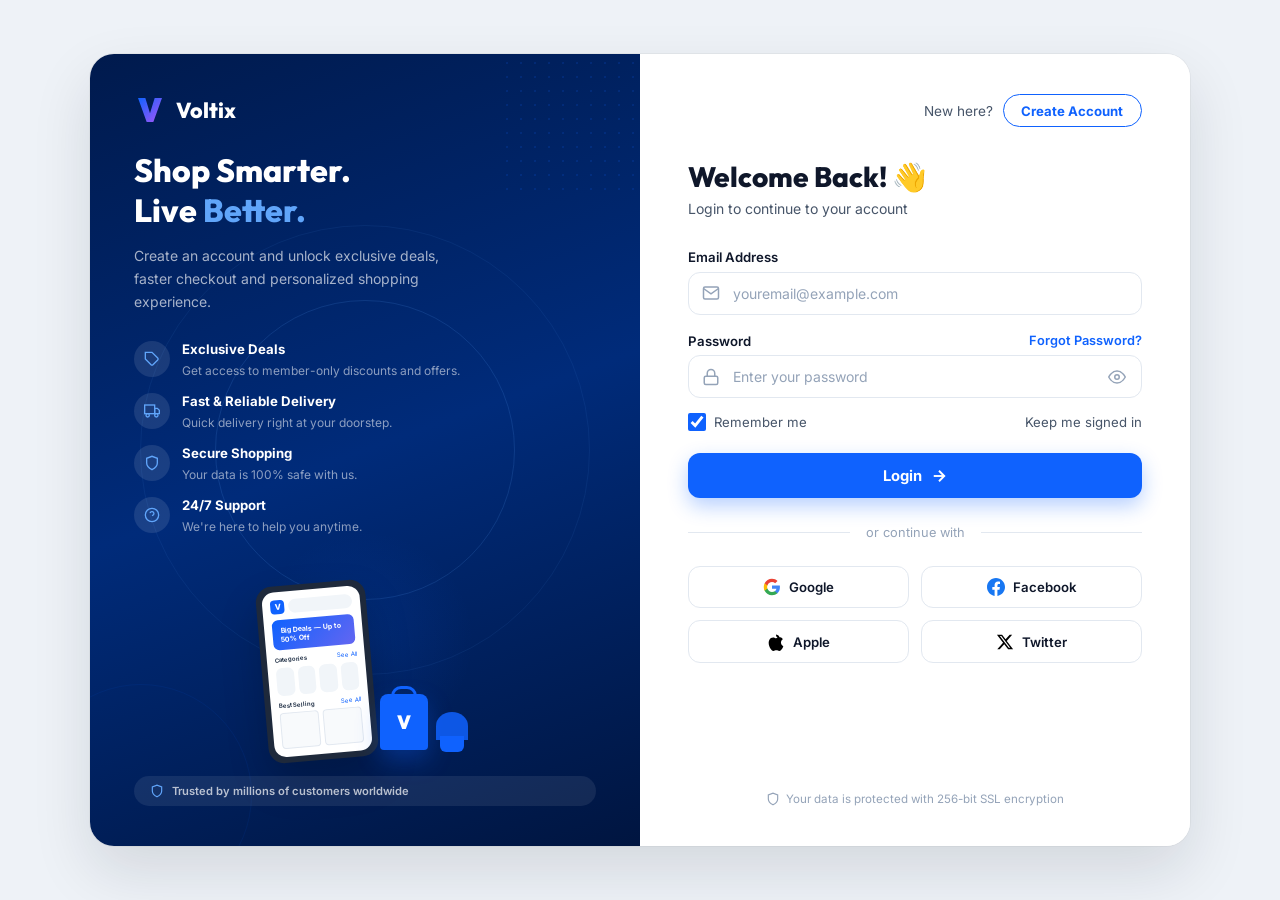
<file: account.html>
<!DOCTYPE html>
<html lang="en">

<head>
    <meta charset="UTF-8">
    <meta name="viewport" content="width=device-width, initial-scale=1.0">
    <title>Voltix - My Account</title>
    <meta name="description"
        content="Manage your Voltix account - view orders, wishlist, saved addresses, points and notifications.">
    <link rel="stylesheet" href="style.css">
    <style>
        .account-page {
            display: grid;
            grid-template-columns: 260px 1fr;
            gap: 2rem;
            margin: 2rem 0 5rem;
            min-height: 80vh;
        }

        .account-sidebar {
            display: flex;
            flex-direction: column;
            gap: 0.5rem;
        }

        .sidebar-profile-card {
            background: linear-gradient(135deg, var(--primary) 0%, #7c3aed 100%);
            border-radius: 16px;
            padding: 1.5rem;
            color: white;
            display: flex;
            flex-direction: column;
            align-items: center;
            gap: 0.75rem;
            margin-bottom: 0.75rem;
        }

        .sidebar-avatar {
            width: 64px;
            height: 64px;
            border-radius: 50%;
            border: 3px solid rgba(255, 255, 255, 0.4);
            background: rgba(255, 255, 255, 0.2);
            display: flex;
            align-items: center;
            justify-content: center;
            font-size: 1.5rem;
            font-weight: 800;
            font-family: var(--font-heading);
        }

        .sidebar-name {
            font-family: var(--font-heading);
            font-size: 1.05rem;
            font-weight: 700;
            text-align: center;
        }

        .sidebar-email {
            font-size: 0.78rem;
            opacity: 0.75;
            text-align: center;
        }

        .sidebar-nav {
            background: var(--white);
            border-radius: 16px;
            padding: 0.75rem;
            border: 1px solid var(--border-light);
            box-shadow: var(--card-shadow);
            display: flex;
            flex-direction: column;
            gap: 0.25rem;
        }

        .sidebar-nav-item {
            display: flex;
            align-items: center;
            gap: 0.75rem;
            padding: 0.75rem 1rem;
            border-radius: 10px;
            font-size: 0.9rem;
            font-weight: 600;
            color: var(--text-dark);
            cursor: pointer;
            text-decoration: none;
            transition: all 0.2s;
        }

        .sidebar-nav-item svg {
            width: 18px;
            height: 18px;
            stroke: currentColor;
            fill: none;
            stroke-width: 2;
            stroke-linecap: round;
            stroke-linejoin: round;
            flex-shrink: 0;
            opacity: 0.7;
        }

        .sidebar-nav-item:hover {
            background: var(--bg-light);
            color: var(--primary);
        }

        .sidebar-nav-item.active {
            background: rgba(15, 98, 254, 0.08);
            color: var(--primary);
            font-weight: 700;
        }

        .sidebar-nav-badge {
            margin-left: auto;
            background: var(--primary);
            color: white;
            font-size: 0.7rem;
            font-weight: 700;
            min-width: 20px;
            height: 20px;
            border-radius: 100px;
            display: flex;
            align-items: center;
            justify-content: center;
            padding: 0 5px;
        }

        .sidebar-divider {
            height: 1px;
            background: var(--border-light);
            margin: 0.25rem 0;
        }

        .sidebar-nav-item.danger {
            color: #ef4444;
        }

        .sidebar-refer-card {
            background: linear-gradient(135deg, #f0f9ff 0%, #e0f2fe 100%);
            border: 1px solid #bae6fd;
            border-radius: 14px;
            padding: 1.2rem 1.25rem;
            margin-top: 0.25rem;
        }

        .refer-card-title {
            font-family: var(--font-heading);
            font-size: 0.85rem;
            font-weight: 700;
            color: var(--text-dark);
            margin-bottom: 0.4rem;
            display: flex;
            align-items: center;
            gap: 0.4rem;
        }

        .refer-card-desc {
            font-size: 0.78rem;
            color: var(--text-muted);
            margin-bottom: 0.75rem;
            line-height: 1.4;
        }

        .btn-refer {
            display: block;
            text-align: center;
            background: var(--primary);
            color: white;
            font-size: 0.82rem;
            font-weight: 700;
            padding: 0.55rem;
            border-radius: 8px;
            text-decoration: none;
            transition: background 0.2s;
        }

        .btn-refer:hover {
            background: #0050d8;
        }

        .account-main {
            display: flex;
            flex-direction: column;
            gap: 1.5rem;
        }

        .welcome-banner {
            background: linear-gradient(120deg, var(--primary) 0%, #4f46e5 50%, #7c3aed 100%);
            border-radius: 18px;
            padding: 2rem 2.5rem;
            color: white;
            display: flex;
            align-items: center;
            justify-content: space-between;
            position: relative;
            overflow: hidden;
        }

        .welcome-banner::before {
            content: '';
            position: absolute;
            top: -40px;
            right: 180px;
            width: 200px;
            height: 200px;
            border-radius: 50%;
            background: rgba(255, 255, 255, 0.07);
        }

        .welcome-banner::after {
            content: '';
            position: absolute;
            bottom: -60px;
            right: 80px;
            width: 260px;
            height: 260px;
            border-radius: 50%;
            background: rgba(255, 255, 255, 0.05);
        }

        .welcome-text-wrap {
            display: flex;
            flex-direction: column;
            gap: 0.35rem;
        }

        .welcome-greeting {
            font-size: 0.9rem;
            opacity: 0.85;
        }

        .welcome-name {
            font-family: var(--font-heading);
            font-size: 2rem;
            font-weight: 800;
        }

        .welcome-sub {
            font-size: 0.85rem;
            opacity: 0.75;
        }

        .welcome-banner-img {
            position: absolute;
            right: 2rem;
            bottom: 0;
            height: 100%;
            max-height: 140px;
            object-fit: contain;
            opacity: 0.9;
            z-index: 1;
            mix-blend-mode: luminosity;
        }

        .stats-cards-row {
            display: grid;
            grid-template-columns: repeat(4, 1fr);
            gap: 1rem;
        }

        .stat-card {
            background: var(--white);
            border: 1px solid var(--border-light);
            border-radius: 14px;
            padding: 1.25rem 1.5rem;
            box-shadow: var(--card-shadow);
            display: flex;
            align-items: center;
            gap: 1rem;
            transition: transform 0.2s, box-shadow 0.2s;
            cursor: pointer;
            text-decoration: none;
        }

        .stat-card:hover {
            transform: translateY(-2px);
            box-shadow: 0 8px 24px rgba(0, 0, 0, 0.09);
        }

        .stat-icon-wrap {
            width: 46px;
            height: 46px;
            border-radius: 12px;
            display: flex;
            align-items: center;
            justify-content: center;
            flex-shrink: 0;
        }

        .stat-icon-wrap svg {
            width: 22px;
            height: 22px;
            fill: none;
            stroke: currentColor;
            stroke-width: 2;
            stroke-linecap: round;
            stroke-linejoin: round;
        }

        .stat-icon-wrap.blue {
            background: #dbeafe;
            color: #2563eb;
        }

        .stat-icon-wrap.green {
            background: #dcfce7;
            color: #16a34a;
        }

        .stat-icon-wrap.purple {
            background: #ede9fe;
            color: #7c3aed;
        }

        .stat-icon-wrap.orange {
            background: #ffedd5;
            color: #ea580c;
        }

        .stat-card-info {
            display: flex;
            flex-direction: column;
            gap: 0.1rem;
        }

        .stat-card-label {
            font-size: 0.78rem;
            color: var(--text-muted);
            font-weight: 500;
        }

        .stat-card-value {
            font-family: var(--font-heading);
            font-size: 1.5rem;
            font-weight: 800;
            color: var(--text-dark);
        }

        .stat-card-link {
            font-size: 0.75rem;
            color: var(--primary);
            font-weight: 600;
            margin-top: 0.1rem;
        }

        .dashboard-cols {
            display: grid;
            grid-template-columns: 1fr 380px;
            gap: 1.5rem;
        }

        .section-card {
            background: var(--white);
            border: 1px solid var(--border-light);
            border-radius: 16px;
            padding: 1.5rem;
            box-shadow: var(--card-shadow);
        }

        .section-card-header {
            display: flex;
            align-items: center;
            justify-content: space-between;
            margin-bottom: 1.25rem;
        }

        .section-card-title {
            font-family: var(--font-heading);
            font-size: 1rem;
            font-weight: 700;
            color: var(--text-dark);
        }

        .section-card-link {
            font-size: 0.82rem;
            color: var(--primary);
            font-weight: 600;
            text-decoration: none;
        }

        .orders-list {
            display: flex;
            flex-direction: column;
            gap: 0.75rem;
        }

        .order-row {
            display: flex;
            align-items: center;
            gap: 1rem;
            padding: 0.875rem;
            border-radius: 12px;
            background: var(--bg-light);
            border: 1px solid var(--border-light);
        }

        .order-thumb {
            width: 46px;
            height: 46px;
            border-radius: 8px;
            object-fit: contain;
            background: white;
            padding: 4px;
            flex-shrink: 0;
            mix-blend-mode: multiply;
        }

        .order-info {
            flex: 1;
            min-width: 0;
        }

        .order-id {
            font-size: 0.78rem;
            font-weight: 700;
            color: var(--primary);
            display: block;
        }

        .order-product {
            font-size: 0.88rem;
            font-weight: 600;
            color: var(--text-dark);
            white-space: nowrap;
            overflow: hidden;
            text-overflow: ellipsis;
        }

        .order-date {
            font-size: 0.75rem;
            color: var(--text-muted);
        }

        .order-status-wrap {
            display: flex;
            flex-direction: column;
            align-items: flex-end;
            gap: 0.35rem;
        }

        .order-status-badge {
            font-size: 0.72rem;
            font-weight: 700;
            padding: 0.25rem 0.75rem;
            border-radius: 100px;
        }

        .status-delivered {
            background: #dcfce7;
            color: #15803d;
        }

        .status-shipped {
            background: #dbeafe;
            color: #1d4ed8;
        }

        .status-processing {
            background: #fef3c7;
            color: #b45309;
        }

        .order-track-btn {
            font-size: 0.75rem;
            font-weight: 600;
            color: var(--primary);
            background: none;
            border: 1px solid var(--primary);
            border-radius: 6px;
            padding: 0.25rem 0.7rem;
            cursor: pointer;
            transition: all 0.2s;
        }

        .order-track-btn:hover {
            background: var(--primary);
            color: white;
        }

        .addresses-list {
            display: flex;
            flex-direction: column;
            gap: 0.75rem;
        }

        .address-card {
            background: var(--bg-light);
            border: 1px solid var(--border-light);
            border-radius: 12px;
            padding: 1rem;
            display: flex;
            gap: 0.75rem;
            align-items: flex-start;
        }

        .address-type-icon {
            width: 36px;
            height: 36px;
            border-radius: 8px;
            background: rgba(15, 98, 254, 0.08);
            display: flex;
            align-items: center;
            justify-content: center;
            flex-shrink: 0;
        }

        .address-type-icon svg {
            width: 18px;
            height: 18px;
            stroke: var(--primary);
            fill: none;
            stroke-width: 2;
        }

        .address-info {
            flex: 1;
        }

        .address-label {
            font-size: 0.75rem;
            font-weight: 700;
            color: var(--primary);
            margin-bottom: 0.2rem;
        }

        .address-name {
            font-size: 0.9rem;
            font-weight: 700;
            color: var(--text-dark);
        }

        .address-line {
            font-size: 0.78rem;
            color: var(--text-muted);
            line-height: 1.5;
        }

        .address-phone {
            font-size: 0.78rem;
            color: var(--text-muted);
            margin-top: 0.2rem;
        }

        .address-menu-btn {
            background: none;
            border: none;
            cursor: pointer;
            color: var(--text-muted);
            padding: 0.25rem;
            border-radius: 6px;
        }

        .add-address-btn {
            width: 100%;
            padding: 0.75rem;
            border-radius: 10px;
            border: 1.5px dashed var(--border-light);
            background: transparent;
            color: var(--primary);
            font-size: 0.85rem;
            font-weight: 600;
            cursor: pointer;
            display: flex;
            align-items: center;
            justify-content: center;
            gap: 0.4rem;
            transition: all 0.2s;
            font-family: var(--font-body);
        }

        .add-address-btn:hover {
            border-color: var(--primary);
            background: rgba(15, 98, 254, 0.04);
        }

        .notifications-list {
            display: flex;
            flex-direction: column;
            gap: 0.5rem;
        }

        .notif-item {
            display: flex;
            align-items: flex-start;
            gap: 0.75rem;
            padding: 0.75rem;
            border-radius: 10px;
            background: var(--bg-light);
            border: 1px solid var(--border-light);
        }

        .notif-icon {
            width: 34px;
            height: 34px;
            border-radius: 8px;
            display: flex;
            align-items: center;
            justify-content: center;
            flex-shrink: 0;
        }

        .notif-icon svg {
            width: 16px;
            height: 16px;
            fill: none;
            stroke: currentColor;
            stroke-width: 2;
            stroke-linecap: round;
        }

        .notif-icon.green {
            background: #dcfce7;
            color: #16a34a;
        }

        .notif-icon.blue {
            background: #dbeafe;
            color: #2563eb;
        }

        .notif-icon.purple {
            background: #ede9fe;
            color: #7c3aed;
        }

        .notif-icon.orange {
            background: #ffedd5;
            color: #ea580c;
        }

        .notif-body {
            flex: 1;
        }

        .notif-text {
            font-size: 0.82rem;
            color: var(--text-dark);
            font-weight: 500;
            line-height: 1.4;
        }

        .notif-time {
            font-size: 0.72rem;
            color: var(--text-muted);
            margin-top: 0.15rem;
        }

        .mini-wishlist-row {
            display: flex;
            gap: 0.75rem;
            overflow-x: auto;
            padding-bottom: 0.5rem;
        }

        .mini-wishlist-row::-webkit-scrollbar {
            height: 4px;
        }

        .mini-wishlist-row::-webkit-scrollbar-track {
            background: var(--bg-light);
            border-radius: 4px;
        }

        .mini-wishlist-row::-webkit-scrollbar-thumb {
            background: var(--border-light);
            border-radius: 4px;
        }

        .mini-wish-card {
            min-width: 130px;
            background: var(--bg-light);
            border: 1px solid var(--border-light);
            border-radius: 12px;
            padding: 0.875rem;
            display: flex;
            flex-direction: column;
            align-items: center;
            gap: 0.5rem;
            flex-shrink: 0;
        }

        .mini-wish-img {
            width: 60px;
            height: 60px;
            object-fit: contain;
            mix-blend-mode: multiply;
        }

        .mini-wish-name {
            font-size: 0.75rem;
            font-weight: 600;
            color: var(--text-dark);
            text-align: center;
            line-height: 1.3;
        }

        .mini-wish-price {
            font-size: 0.78rem;
            font-weight: 700;
            color: var(--primary);
        }

        .mini-wish-cart-btn {
            width: 100%;
            padding: 0.4rem 0;
            background: var(--primary);
            color: white;
            border: none;
            border-radius: 6px;
            font-size: 0.72rem;
            font-weight: 700;
            cursor: pointer;
            transition: background 0.2s;
            font-family: var(--font-body);
        }

        .mini-wish-cart-btn:hover {
            background: #0050d8;
        }

        .bottom-full-row {
            display: grid;
            grid-template-columns: 1fr 380px;
            gap: 1.5rem;
        }

        .settings-list {
            display: flex;
            flex-direction: column;
        }

        .settings-item {
            display: flex;
            align-items: center;
            justify-content: space-between;
            padding: 0.875rem 0;
            border-bottom: 1px solid var(--border-light);
            cursor: pointer;
            text-decoration: none;
        }

        .settings-item:last-child {
            border-bottom: none;
        }

        .settings-item-label {
            display: flex;
            align-items: center;
            gap: 0.75rem;
            font-size: 0.875rem;
            font-weight: 600;
            color: var(--text-dark);
        }

        .settings-item-label svg {
            width: 18px;
            height: 18px;
            stroke: var(--text-muted);
            fill: none;
            stroke-width: 2;
            stroke-linecap: round;
            stroke-linejoin: round;
        }

        .settings-chevron {
            width: 16px;
            height: 16px;
            stroke: var(--text-muted);
            fill: none;
            stroke-width: 2;
            stroke-linecap: round;
        }

        @media (max-width:1024px) {
            .account-page {
                grid-template-columns: 1fr;
            }

            .account-sidebar {
                display: none;
            }

            .dashboard-cols,
            .bottom-full-row {
                grid-template-columns: 1fr;
            }

            .stats-cards-row {
                grid-template-columns: repeat(2, 1fr);
            }
        }

        @media (max-width:480px) {
            .stats-cards-row {
                grid-template-columns: 1fr;
            }
        }

        /* ── Dynamic Tab Views & Layout Modifications ───────────────────────── */
        .account-sidebar {
            position: sticky;
            top: 2rem;
            align-self: start;
        }

        .tab-view {
            display: none;
            animation: tabFadeIn 0.3s ease-in-out;
        }

        .tab-view.active-view {
            display: block;
        }

        @keyframes tabFadeIn {
            from { opacity: 0; transform: translateY(10px); }
            to { opacity: 1; transform: translateY(0); }
        }

        /* Forms in Account settings and Address manager */
        .account-form-grid {
            display: grid;
            grid-template-columns: 1fr 1fr;
            gap: 1rem;
            margin-top: 1rem;
        }

        .form-group-full {
            grid-column: span 2;
        }

        .account-input {
            width: 100%;
            padding: 0.75rem 1rem;
            border: 1px solid var(--border);
            border-radius: 8px;
            background: var(--bg-card);
            color: var(--text);
            font-size: 0.9rem;
            font-family: inherit;
            outline: none;
            transition: border-color 0.2s, box-shadow 0.2s;
        }

        .account-input:focus {
            border-color: var(--primary);
            box-shadow: 0 0 0 3px rgba(15, 98, 254, 0.15);
        }

        .btn-account-submit {
            background: var(--primary);
            color: white;
            border: none;
            padding: 0.75rem 1.5rem;
            border-radius: 8px;
            font-weight: 600;
            cursor: pointer;
            transition: all 0.2s;
        }

        .btn-account-submit:hover {
            opacity: 0.9;
            transform: translateY(-1px);
        }

        .address-card-actions {
            display: flex;
            gap: 0.5rem;
            margin-top: 1rem;
        }

        .btn-address-delete {
            background: rgba(239, 68, 68, 0.08);
            color: #ef4444;
            border: 1px solid rgba(239, 68, 68, 0.2);
            padding: 0.4rem 0.8rem;
            border-radius: 6px;
            font-size: 0.75rem;
            font-weight: 600;
            cursor: pointer;
            transition: all 0.2s;
        }

        .btn-address-delete:hover {
            background: #ef4444;
            color: white;
            border-color: #ef4444;
        }

        /* Order dynamic styling */
        .order-items-detail {
            display: flex;
            flex-direction: column;
            gap: 0.75rem;
            margin: 1rem 0;
            padding-left: 1rem;
            border-left: 2px solid var(--border);
        }

        .order-item-detail-row {
            display: flex;
            align-items: center;
            gap: 1rem;
        }

        .order-item-detail-img {
            width: 40px;
            height: 40px;
            object-fit: contain;
            mix-blend-mode: multiply;
        }

        .order-item-detail-info {
            flex: 1;
            font-size: 0.85rem;
        }

        .order-item-detail-price {
            font-size: 0.85rem;
            font-weight: 700;
        }

        .order-expanded-summary {
            background: var(--bg-card);
            border-radius: 12px;
            padding: 1rem;
            margin-top: 1rem;
            font-size: 0.85rem;
            display: grid;
            grid-template-columns: repeat(3, 1fr);
            gap: 1rem;
            border: 1px solid var(--border);
        }

        .order-summary-block {
            display: flex;
            flex-direction: column;
            gap: 0.25rem;
        }

        .order-summary-label {
            color: var(--text-light);
            font-size: 0.75rem;
            text-transform: uppercase;
            letter-spacing: 0.05em;
        }

        .order-summary-value {
            font-weight: 700;
        }
    </style>
</head>

<body>

    <!-- Promo Bar -->
    <div class="promo-bar">
        <button class="promo-nav-btn promo-prev" aria-label="Previous Promo"><svg viewBox="0 0 24 24">
                <path d="M15 18l-6-6 6-6" />
            </svg></button>
        <div class="promo-content"><span>Free Shipping on orders over &#x20B9;4,999!</span><a href="shop.html">Shop
                Now</a></div>
        <button class="promo-nav-btn promo-next" aria-label="Next Promo"><svg viewBox="0 0 24 24">
                <path d="M9 18l6-6-6-6" />
            </svg></button>
    </div>

    <div class="app-container">
        <!-- Header -->
        <header class="header">
            <nav class="nav-bar">
                <a href="index.html" class="logo">
                    <svg class="logo-icon" viewBox="0 0 24 24" fill="none">
                        <defs>
                            <linearGradient id="logo-grad" x1="0%" y1="0%" x2="100%" y2="100%">
                                <stop offset="0%" stop-color="#0f62fe" />
                                <stop offset="100%" stop-color="#a855f7" />
                            </linearGradient>
                        </defs>
                        <path d="M3 3H8.5L12 14.5L15.5 3H21L14.5 21H9.5L3 3Z" fill="url(#logo-grad)" />
                    </svg>
                    <span>Voltix</span>
                </a>

                <input type="checkbox" id="nav-toggle" class="nav-toggle-checkbox">

                <ul class="nav-links">
                    <li class="nav-item"><a href="index.html" class="nav-link">Home</a></li>
                    <li class="nav-item"><a href="shop.html" class="nav-link"><span>Shop</span><svg viewBox="0 0 24 24">
                                <path d="M6 9l6 6 6-6" />
                            </svg></a></li>
                    <li class="nav-item"><a href="categories.html" class="nav-link"><span>Categories</span><svg
                                viewBox="0 0 24 24">
                                <path d="M6 9l6 6 6-6" />
                            </svg></a></li>
                    <li class="nav-item" style="position:relative;"><a href="index.html#flash-sale"
                            class="nav-link">Deals</a><span class="badge-hot">Hot</span></li>
                    <li class="nav-item"><a href="index.html#new-arrivals" class="nav-link">New Arrivals</a></li>
                    <li class="nav-item"><a href="support.html" class="nav-link">Support</a></li>
                </ul>
                <div class="nav-actions">
                    <label for="nav-toggle" class="mobile-menu-toggle" aria-label="Toggle Menu">
                        <svg class="hamburger-icon" viewBox="0 0 24 24" fill="none" stroke="currentColor" stroke-width="2.5"><line x1="3" y1="12" x2="21" y2="12"/><line x1="3" y1="6" x2="21" y2="6"/><line x1="3" y1="18" x2="21" y2="18"/></svg>
                        <svg class="close-icon" viewBox="0 0 24 24" fill="none" stroke="currentColor" stroke-width="2.5" style="display: none;"><line x1="18" y1="6" x2="6" y2="18"/><line x1="6" y1="6" x2="18" y2="18"/></svg>
                    </label>

                    <button class="action-btn" id="btn-search" aria-label="Search"><svg viewBox="0 0 24 24"
                            stroke="currentColor" fill="none">
                            <circle cx="11" cy="11" r="8" />
                            <line x1="21" y1="21" x2="16.65" y2="16.65" />
                        </svg></button>
                    <button class="action-btn" id="btn-nav-fav" aria-label="Favorites"
                        onclick="location.href='wishlist.html'">
                        <svg viewBox="0 0 24 24" stroke="currentColor" fill="none">
                            <path
                                d="M20.84 4.61a5.5 5.5 0 0 0-7.78 0L12 5.67l-1.06-1.06a5.5 5.5 0 0 0-7.78 7.78l1.06 1.06L12 21.23l7.78-7.78 1.06-1.06a5.5 5.5 0 0 0 0-7.78z" />
                        </svg>
                        <span class="wishlist-count" id="wishlist-counter-badge">0</span>
                    </button>
                    <div class="divider"></div>
                    <button class="action-btn" id="btn-cart" aria-label="Cart" onclick="location.href='cart.html'">
                        <svg viewBox="0 0 24 24" stroke="currentColor" fill="none">
                            <circle cx="9" cy="21" r="1" />
                            <circle cx="20" cy="21" r="1" />
                            <path d="M1 1h4l2.68 13.39a2 2 0 0 0 2 1.61h9.72a2 2 0 0 0 2-1.61L23 6H6" />
                        </svg>
                        <span class="cart-count" id="cart-counter-badge">0</span>
                    </button>
                    <button class="action-btn" id="btn-profile" aria-label="Profile" style="color:var(--primary);"
                        onclick="location.href='account.html'">
                        <svg viewBox="0 0 24 24" stroke="currentColor" fill="none">
                            <path d="M20 21v-2a4 4 0 0 0-4-4H8a4 4 0 0 0-4 4v2" />
                            <circle cx="12" cy="7" r="4" />
                        </svg>
                    </button>
                </div>
            </nav>
        </header>

        <!-- Account Dashboard Grid -->
        <div class="account-page">

            <!-- SIDEBAR -->
            <aside class="account-sidebar">
                <div class="sidebar-profile-card">
                    <div class="sidebar-avatar" id="sidebar-avatar">?</div>
                    <span class="sidebar-name" id="sidebar-name">Loading...</span>
                    <span class="sidebar-email" id="sidebar-email"></span>
                </div>
                <nav class="sidebar-nav">
                    <a href="#dashboard" class="sidebar-nav-item active">
                        <svg viewBox="0 0 24 24">
                            <rect x="3" y="3" width="7" height="7" rx="1" />
                            <rect x="14" y="3" width="7" height="7" rx="1" />
                            <rect x="14" y="14" width="7" height="7" rx="1" />
                            <rect x="3" y="14" width="7" height="7" rx="1" />
                        </svg>
                        Dashboard
                    </a>
                    <a href="#orders" class="sidebar-nav-item">
                        <svg viewBox="0 0 24 24">
                            <path
                                d="M9 5H7a2 2 0 0 0-2 2v12a2 2 0 0 0 2 2h10a2 2 0 0 0 2-2V7a2 2 0 0 0-2-2h-2M9 5a2 2 0 0 0 2 2h2a2 2 0 0 0 2-2M9 5a2 2 0 0 1 2-2h2a2 2 0 0 1 2 2" />
                        </svg>
                        My Orders
                    </a>
                    <a href="#addresses" class="sidebar-nav-item">
                        <svg viewBox="0 0 24 24">
                            <path d="M21 10c0 7-9 13-9 13s-9-6-9-13a9 9 0 0 1 18 0z" />
                            <circle cx="12" cy="10" r="3" />
                        </svg>
                        Saved Addresses
                    </a>
                    <a href="wishlist.html" class="sidebar-nav-item">
                        <svg viewBox="0 0 24 24">
                            <path
                                d="M20.84 4.61a5.5 5.5 0 0 0-7.78 0L12 5.67l-1.06-1.06a5.5 5.5 0 0 0-7.78 7.78l1.06 1.06L12 21.23l7.78-7.78 1.06-1.06a5.5 5.5 0 0 0 0-7.78z" />
                        </svg>
                        Wishlist
                        <span class="sidebar-nav-badge" id="sidebar-wishlist-count">0</span>
                    </a>
                    <a href="#notifications" class="sidebar-nav-item">
                        <svg viewBox="0 0 24 24">
                            <path d="M18 8A6 6 0 0 0 6 8c0 7-3 9-3 9h18s-3-2-3-9" />
                            <path d="M13.73 21a2 2 0 0 1-3.46 0" />
                        </svg>
                        Notifications
                        <span class="sidebar-nav-badge">3</span>
                    </a>
                    <div class="sidebar-divider"></div>
                    <a href="#settings" class="sidebar-nav-item">
                        <svg viewBox="0 0 24 24">
                            <circle cx="12" cy="12" r="3" />
                            <path
                                d="M19.4 15a1.65 1.65 0 0 0 .33 1.82l.06.06a2 2 0 0 1-2.83 2.83l-.06-.06a1.65 1.65 0 0 0-1.82-.33 1.65 1.65 0 0 0-1 1.51V21a2 2 0 0 1-4 0v-.09A1.65 1.65 0 0 0 9 19.4a1.65 1.65 0 0 0-1.82.33l-.06.06a2 2 0 0 1-2.83-2.83l.06-.06A1.65 1.65 0 0 0 4.68 15a1.65 1.65 0 0 0-1.51-1H3a2 2 0 0 1 0-4h.09A1.65 1.65 0 0 0 4.6 9a1.65 1.65 0 0 0-.33-1.82l-.06-.06a2 2 0 0 1 2.83-2.83l.06.06A1.65 1.65 0 0 0 9 4.68a1.65 1.65 0 0 0 1-1.51V3a2 2 0 0 1 4 0v.09a1.65 1.65 0 0 0 1 1.51 1.65 1.65 0 0 0 1.82-.33l.06-.06a2 2 0 0 1 2.83 2.83l-.06.06A1.65 1.65 0 0 0 19.4 9a1.65 1.65 0 0 0 1.51 1H21a2 2 0 0 1 0 4h-.09a1.65 1.65 0 0 0-1.51 1z" />
                        </svg>
                        Account Settings
                    </a>
                    <a href="#payment" class="sidebar-nav-item">
                        <svg viewBox="0 0 24 24">
                            <rect x="1" y="4" width="22" height="16" rx="2" />
                            <line x1="1" y1="10" x2="23" y2="10" />
                        </svg>
                        Payment Methods
                    </a>
                    <a href="#reviews" class="sidebar-nav-item">
                        <svg viewBox="0 0 24 24">
                            <path
                                d="M12 2l3.09 6.26L22 9.27l-5 4.87 1.18 6.88L12 17.77l-6.18 3.25L7 14.14 2 9.27l6.91-1.01L12 2z" />
                        </svg>
                        My Reviews
                    </a>
                    <a href="#refer" class="sidebar-nav-item">
                        <svg viewBox="0 0 24 24">
                            <path d="M4 12v8a2 2 0 0 0 2 2h12a2 2 0 0 0 2-2v-8" />
                            <polyline points="16 6 12 2 8 6" />
                            <line x1="12" y1="2" x2="12" y2="15" />
                        </svg>
                        Refer &amp; Earn
                    </a>
                    <a href="#support" class="sidebar-nav-item">
                        <svg viewBox="0 0 24 24">
                            <circle cx="12" cy="12" r="10" />
                            <path d="M9.09 9a3 3 0 0 1 5.83 1c0 2-3 3-3 3" />
                            <line x1="12" y1="17" x2="12.01" y2="17" />
                        </svg>
                        Support Center
                    </a>
                    <div class="sidebar-divider"></div>
                    <a href="#" onclick="voltixLogout();return false;" class="sidebar-nav-item danger">
                        <svg viewBox="0 0 24 24">
                            <path d="M9 21H5a2 2 0 0 1-2-2V5a2 2 0 0 1 2-2h4" />
                            <polyline points="16 17 21 12 16 7" />
                            <line x1="21" y1="12" x2="9" y2="12" />
                        </svg>
                        Log Out
                    </a>
                </nav>
                <div class="sidebar-refer-card">
                    <div class="refer-card-title">
                        <svg viewBox="0 0 24 24" style="width:16px;height:16px;fill:var(--primary);">
                            <path
                                d="M12 2l3.09 6.26L22 9.27l-5 4.87 1.18 6.88L12 17.77l-6.18 3.25L7 14.14 2 9.27l6.91-1.01L12 2z" />
                        </svg>
                        Refer &amp; Earn
                    </div>
                    <p class="refer-card-desc">Invite your friends and earn up to &#x20B9;500 per referral!</p>
                    <a href="#" class="btn-refer" onclick="showToast('Referral link copied!');return false;">Invite
                        Now</a>
                </div>
            </aside>

            <!-- MAIN CO                <!-- Dashboard Landing View -->
                <div id="dashboard" class="tab-view active-view">
                    <!-- Welcome Banner -->
                    <div class="welcome-banner">
                        <div class="welcome-text-wrap">
                            <span class="welcome-greeting">Welcome back,</span>
                            <div class="welcome-name" id="welcome-user-name">Loading...</div>
                            <span class="welcome-sub">Here's what's happening with your account today.</span>
                        </div>
                        <img src="assets/smartphone.png" alt="" class="welcome-banner-img">
                    </div>

                    <!-- Stats Cards -->
                    <div class="stats-cards-row">
                        <a href="#orders" class="stat-card">
                            <div class="stat-icon-wrap blue">
                                <svg viewBox="0 0 24 24">
                                    <path
                                        d="M9 5H7a2 2 0 0 0-2 2v12a2 2 0 0 0 2 2h10a2 2 0 0 0 2-2V7a2 2 0 0 0-2-2h-2M9 5a2 2 0 0 0 2 2h2a2 2 0 0 0 2-2M9 5a2 2 0 0 1 2-2h2a2 2 0 0 1 2 2" />
                                </svg>
                            </div>
                            <div class="stat-card-info">
                                <span class="stat-card-label">Total Orders</span>
                                <span class="stat-card-value" id="stats-orders-count">0</span>
                                <span class="stat-card-link">View all orders &rarr;</span>
                            </div>
                        </a>
                        <a href="wishlist.html" class="stat-card">
                            <div class="stat-icon-wrap green">
                                <svg viewBox="0 0 24 24">
                                    <path
                                        d="M20.84 4.61a5.5 5.5 0 0 0-7.78 0L12 5.67l-1.06-1.06a5.5 5.5 0 0 0-7.78 7.78l1.06 1.06L12 21.23l7.78-7.78 1.06-1.06a5.5 5.5 0 0 0 0-7.78z" />
                                </svg>
                            </div>
                            <div class="stat-card-info">
                                <span class="stat-card-label">Wishlist Items</span>
                                <span class="stat-card-value" id="stats-wish-count">0</span>
                                <span class="stat-card-link">View wishlist &rarr;</span>
                            </div>
                        </a>
                        <a href="#addresses" class="stat-card">
                            <div class="stat-icon-wrap purple">
                                <svg viewBox="0 0 24 24">
                                    <path d="M21 10c0 7-9 13-9 13s-9-6-9-13a9 9 0 0 1 18 0z" />
                                    <circle cx="12" cy="10" r="3" />
                                </svg>
                            </div>
                            <div class="stat-card-info">
                                <span class="stat-card-label">Saved Addresses</span>
                                <span class="stat-card-value" id="stats-addresses-count">0</span>
                                <span class="stat-card-link">View addresses &rarr;</span>
                            </div>
                        </a>
                        <a href="#rewards" class="stat-card">
                            <div class="stat-icon-wrap orange">
                                <svg viewBox="0 0 24 24">
                                    <path
                                        d="M12 2l3.09 6.26L22 9.27l-5 4.87 1.18 6.88L12 17.77l-6.18 3.25L7 14.14 2 9.27l6.91-1.01L12 2z" />
                                </svg>
                            </div>
                            <div class="stat-card-info">
                                <span class="stat-card-label">Voltix Points</span>
                                <span class="stat-card-value" id="user-points">0</span>
                                <span class="stat-card-link">View rewards &rarr;</span>
                            </div>
                        </a>
                    </div>

                    <!-- Two-col section -->
                    <div class="dashboard-cols">

                        <!-- My Orders Summary -->
                        <div class="section-card">
                            <div class="section-card-header">
                                <span class="section-card-title">Recent Orders</span>
                                <a href="#orders" class="section-card-link">View All</a>
                            </div>
                            <div class="orders-list" id="mini-orders-list">
                                <!-- Dynamically loaded from localStorage -->
                            </div>
                        </div>

                        <!-- Right: Addresses Summary + Notifications Summary -->
                        <div style="display:flex;flex-direction:column;gap:1.5rem;">

                            <!-- Saved Addresses Summary -->
                            <div class="section-card">
                                <div class="section-card-header">
                                    <span class="section-card-title">Saved Addresses</span>
                                    <a href="#addresses" class="section-card-link">Manage</a>
                                </div>
                                <div class="addresses-list" id="mini-addresses-list">
                                    <!-- Dynamically loaded from localStorage -->
                                </div>
                            </div>

                            <!-- Notifications Summary -->
                            <div class="section-card">
                                <div class="section-card-header">
                                    <span class="section-card-title">Recent Notifications</span>
                                    <a href="#notifications" class="section-card-link">View All</a>
                                </div>
                                <div class="notifications-list" id="mini-notifications-list">
                                    <!-- Dynamically loaded -->
                                </div>
                            </div>

                        </div>
                    </div><!-- end dashboard-cols -->

                    <!-- Bottom Row: Wishlist Preview -->
                    <div class="bottom-full-row">

                        <!-- Mini Wishlist -->
                        <div class="section-card" style="width: 100%;">
                            <div class="section-card-header">
                                <span class="section-card-title">Your Wishlist</span>
                                <a href="wishlist.html" class="section-card-link">View Wishlist &rarr;</a>
                            </div>
                            <div class="mini-wishlist-row" id="mini-wishlist-row"></div>
                        </div>

                    </div><!-- end bottom-full-row -->
                </div>

                <!-- My Orders Tab View -->
                <div id="orders" class="tab-view">
                    <div class="section-card">
                        <div class="section-card-header">
                            <span class="section-card-title">My Orders</span>
                            <input type="text" id="order-search-input" placeholder="Search order ID..." oninput="filterOrders()" style="padding: 0.5rem 1rem; border: 1px solid var(--border); border-radius: 8px; font-size: 0.85rem; width: 220px; outline: none; background: var(--bg-card); color: var(--text);">
                        </div>
                        <div class="orders-list" id="full-orders-list">
                            <!-- Dynamic orders loaded here -->
                        </div>
                    </div>
                </div>

                <!-- Saved Addresses Tab View -->
                <div id="addresses" class="tab-view">
                    <div class="section-card">
                        <div class="section-card-header">
                            <span class="section-card-title">Saved Addresses</span>
                        </div>
                        <div class="addresses-list" id="full-addresses-list">
                            <!-- Dynamic addresses loaded here -->
                        </div>
                        
                        <div class="section-card-header" style="margin-top:2rem; border-top:1px solid var(--border); padding-top:1.5rem;">
                            <span class="section-card-title" style="font-size:1.1rem;">Add New Address</span>
                        </div>
                        <form id="add-address-form" onsubmit="handleAddAddress(event)" class="account-form-grid">
                            <div>
                                <label style="font-size:0.8rem; font-weight:600; margin-bottom:0.25rem; display:block;">Label (e.g. Home, Work)</label>
                                <input type="text" id="addr-label" required placeholder="Home" class="account-input">
                            </div>
                            <div>
                                <label style="font-size:0.8rem; font-weight:600; margin-bottom:0.25rem; display:block;">Recipient Name</label>
                                <input type="text" id="addr-name" required placeholder="John Doe" class="account-input">
                            </div>
                            <div class="form-group-full">
                                <label style="font-size:0.8rem; font-weight:600; margin-bottom:0.25rem; display:block;">Address Line</label>
                                <input type="text" id="addr-line" required placeholder="123 Wellness Ave, New Delhi, Delhi 110001" class="account-input">
                            </div>
                            <div>
                                <label style="font-size:0.8rem; font-weight:600; margin-bottom:0.25rem; display:block;">Phone Number</label>
                                <input type="text" id="addr-phone" required placeholder="+91 98765 43210" class="account-input">
                            </div>
                            <div style="display:flex; align-items:flex-end;">
                                <button type="submit" class="btn-account-submit" style="width:100%;">Save Address</button>
                            </div>
                        </form>
                    </div>
                </div>

                <!-- Notifications Tab View -->
                <div id="notifications" class="tab-view">
                    <div class="section-card">
                        <div class="section-card-header">
                            <span class="section-card-title">All Notifications</span>
                            <button onclick="clearNotifications()" style="background:none; border:none; color:var(--primary); font-weight:600; cursor:pointer; font-size:0.85rem;">Clear All</button>
                        </div>
                        <div class="notifications-list" id="full-notifications-list">
                            <!-- Dynamic notifications loaded here -->
                        </div>
                    </div>
                </div>

                <!-- Account Settings Tab View -->
                <div id="settings" class="tab-view">
                    <div style="display:flex; flex-direction:column; gap:1.5rem;">
                        <div class="section-card">
                            <div class="section-card-header">
                                <span class="section-card-title">Personal Information</span>
                            </div>
                            <form id="edit-profile-form" onsubmit="handleUpdateProfile(event)" style="display:flex; flex-direction:column; gap:1rem; margin-top:1rem; max-width:500px;">
                                <div>
                                    <label style="font-size:0.8rem; font-weight:600; margin-bottom:0.25rem; display:block;">Full Name</label>
                                    <input type="text" id="profile-name" required class="account-input">
                                </div>
                                <div>
                                    <label style="font-size:0.8rem; font-weight:600; margin-bottom:0.25rem; display:block;">Email Address</label>
                                    <input type="email" id="profile-email" required class="account-input">
                                </div>
                                <div>
                                    <button type="submit" class="btn-account-submit">Save Changes</button>
                                </div>
                            </form>
                        </div>

                        <div class="section-card">
                            <div class="section-card-header">
                                <span class="section-card-title">Change Password</span>
                            </div>
                            <form id="change-password-form" onsubmit="handleChangePassword(event)" style="display:flex; flex-direction:column; gap:1rem; margin-top:1rem; max-width:500px;">
                                <div>
                                    <label style="font-size:0.8rem; font-weight:600; margin-bottom:0.25rem; display:block;">Current Password</label>
                                    <input type="password" id="pw-current" required class="account-input">
                                </div>
                                <div>
                                    <label style="font-size:0.8rem; font-weight:600; margin-bottom:0.25rem; display:block;">New Password</label>
                                    <input type="password" id="pw-new" required class="account-input">
                                </div>
                                <div>
                                    <label style="font-size:0.8rem; font-weight:600; margin-bottom:0.25rem; display:block;">Confirm New Password</label>
                                    <input type="password" id="pw-confirm" required class="account-input">
                                </div>
                                <div>
                                    <button type="submit" class="btn-account-submit">Change Password</button>
                                </div>
                            </form>
                        </div>
                    </div>
                </div>

                <!-- Payment Methods Tab View -->
                <div id="payment" class="tab-view">
                    <div class="section-card">
                        <div class="section-card-header">
                            <span class="section-card-title">Saved Payment Methods</span>
                        </div>
                        <div style="display:flex; flex-direction:column; gap:1rem; margin-top:1rem;" id="payment-methods-list">
                            <!-- Dynamic card listings -->
                        </div>

                        <div class="section-card-header" style="margin-top:2rem; border-top:1px solid var(--border); padding-top:1.5rem;">
                            <span class="section-card-title" style="font-size:1.1rem;">Add New Card</span>
                        </div>
                        <form id="add-payment-form" onsubmit="handleAddPayment(event)" class="account-form-grid" style="max-width:500px;">
                            <div class="form-group-full">
                                <label style="font-size:0.8rem; font-weight:600; margin-bottom:0.25rem; display:block;">Card Number</label>
                                <input type="text" id="card-number" required placeholder="XXXX XXXX XXXX XXXX" class="account-input">
                            </div>
                            <div>
                                <label style="font-size:0.8rem; font-weight:600; margin-bottom:0.25rem; display:block;">Expiry Date</label>
                                <input type="text" id="card-expiry" required placeholder="MM/YY" class="account-input">
                            </div>
                            <div>
                                <label style="font-size:0.8rem; font-weight:600; margin-bottom:0.25rem; display:block;">CVV</label>
                                <input type="password" id="card-cvv" required placeholder="***" maxLength="3" class="account-input">
                            </div>
                            <div class="form-group-full">
                                <button type="submit" class="btn-account-submit" style="width:100%;">Add Card</button>
                            </div>
                        </form>
                    </div>
                </div>

                <!-- My Reviews Tab View -->
                <div id="reviews" class="tab-view">
                    <div class="section-card">
                        <div class="section-card-header">
                            <span class="section-card-title">My Product Reviews</span>
                        </div>
                        <div style="display:flex; flex-direction:column; gap:1rem; margin-top:1rem;" id="reviews-list">
                            <!-- Dynamic reviews list -->
                        </div>
                    </div>
                </div>

                <!-- Refer & Earn Tab View -->
                <div id="refer" class="tab-view">
                    <div class="section-card" style="text-align: center; padding: 3rem 1.5rem; display: flex; flex-direction: column; align-items: center; gap: 1.5rem;">
                        <div style="width: 80px; height: 80px; border-radius: 50%; background-color: rgba(124, 58, 237, 0.08); color: var(--primary); display: flex; align-items: center; justify-content: center; box-shadow: 0 4px 15px rgba(124, 58, 237, 0.1);">
                            <svg viewBox="0 0 24 24" style="width: 40px; height: 40px; fill: none; stroke: currentColor; stroke-width: 2.5;">
                                <path d="M17 21v-2a4 4 0 0 0-4-4H5a4 4 0 0 0-4 4v2" />
                                <circle cx="9" cy="7" r="4" />
                                <path d="M23 21v-2a4 4 0 0 0-3-3.87" />
                                <path d="M16 3.13a4 4 0 0 1 0 7.75" />
                            </svg>
                        </div>
                        <h2 style="margin: 0; font-size: 1.75rem;">Refer your Friends &amp; Earn!</h2>
                        <p style="max-width: 480px; line-height: 1.6; color: var(--text-muted);">
                            Share your unique referral code with your friends. Once they make their first purchase, both of you will receive ₹500 in Voltix Points!
                        </p>
                        <div style="display: flex; gap: 0.5rem; width: 100%; max-width: 400px; margin-top: 1rem;">
                            <input type="text" id="referral-link-input" readonly value="https://voltix.com/refer?code=VOLTIX-JD984" style="flex: 1; padding: 0.75rem 1rem; border: 1px solid var(--border); border-radius: 8px; font-weight: 700; background: var(--bg-card); color: var(--text); outline: none; text-align: center;">
                            <button onclick="copyReferralLink()" class="btn-account-submit">Copy</button>
                        </div>
                    </div>
                </div>

                <!-- Support Center Tab View -->
                <div id="support" class="tab-view">
                    <div class="section-card">
                        <div class="section-card-header">
                            <span class="section-card-title">Support Center</span>
                        </div>
                        <p style="color: var(--text-muted); font-size: 0.9rem; margin-bottom: 1.5rem;">Have a question or facing an issue? Send us a message and our support team will get back to you within 24 hours.</p>
                        <form id="support-form" onsubmit="handleSupportSubmit(event)" style="display:flex; flex-direction:column; gap:1rem; max-width:600px;">
                            <div>
                                <label style="font-size:0.8rem; font-weight:600; margin-bottom:0.25rem; display:block;">Subject / Issue Topic</label>
                                <input type="text" id="support-subject" required placeholder="e.g. Order Delivery Status, Refund Request" class="account-input">
                            </div>
                            <div>
                                <label style="font-size:0.8rem; font-weight:600; margin-bottom:0.25rem; display:block;">Description</label>
                                <textarea id="support-desc" required placeholder="Please describe your issue in detail..." class="account-input" style="height:150px; font-family:inherit; resize:vertical;"></textarea>
                            </div>
                            <div>
                                <button type="submit" class="btn-account-submit">Submit Ticket</button>
                            </div>
                        </form>
                    </div>
                </div>
            </main>
        </div><!-- end account-page -->
    </div><!-- end app-container -->

    <footer class="footer">
        <div class="app-container desktop-footer">
            <div class="footer-top">
                <div class="footer-brand">
                    <a href="index.html" class="logo">
                        <svg class="logo-icon" viewBox="0 0 24 24" fill="none">
                            <path d="M3 3H8.5L12 14.5L15.5 3H21L14.5 21H9.5L3 3Z" fill="url(#logo-grad)" />
                        </svg>
                        <span>Voltix</span>
                    </a>
                    <p class="footer-desc">Your one-stop destination for premium electronics, smart devices, and
                        high-fidelity gadgets.</p>
                    <ul class="social-links">
                        <li><a href="#" class="social-btn" aria-label="Facebook"><svg viewBox="0 0 24 24">
                                    <path
                                        d="M18.77 7.46H14.5v-1.9c0-.9.6-1.1 1-1.1h3V.5h-4.33C9.24.5 7.5 3.44 7.5 7v3.5H4.5v4h3v9H12v-9h3.5l.5-4z" />
                                </svg></a></li>
                        <li><a href="#" class="social-btn" aria-label="Instagram"><svg viewBox="0 0 24 24">
                                    <path
                                        d="M12 2.163c3.204 0 3.584.012 4.85.07 3.252.148 4.771 1.691 4.919 4.919.058 1.265.069 1.645.069 4.849 0 3.205-.012 3.584-.069 4.849-.149 3.225-1.664 4.771-4.919 4.919-1.266.058-1.644.07-4.85.07-3.204 0-3.584-.012-4.849-.07-3.26-.149-4.771-1.699-4.919-4.92-.058-1.265-.07-1.644-.07-4.849 0-3.204.013-3.583.07-4.849.149-3.227 1.664-4.771 4.919-4.919 1.266-.057 1.645-.069 4.849-.069zM12 16a4 4 0 1 1 0-8 4 4 0 0 1 0 8zm6.406-11.845a1.44 1.44 0 1 0 0 2.881 1.44 1.44 0 0 0 0-2.881z" />
                                </svg></a></li>
                    </ul>
                </div>
                <div>
                    <h3 class="footer-col-title">Shop</h3>
                    <ul class="footer-menu">
                        <li><a href="shop.html" class="footer-link">Smartphones</a></li>
                        <li><a href="shop.html" class="footer-link">Laptops</a></li>
                        <li><a href="shop.html" class="footer-link">Audio</a></li>
                        <li><a href="shop.html" class="footer-link">Smart Watches</a></li>
                        <li><a href="shop.html" class="footer-link">Accessories</a></li>
                    </ul>
                </div>
                <div>
                    <h3 class="footer-col-title">Company</h3>
                    <ul class="footer-menu">
                        <li><a href="#" class="footer-link">About Us</a></li>
                        <li><a href="#" class="footer-link">Careers</a></li>
                        <li><a href="#" class="footer-link">Blog</a></li>
                        <li><a href="#" class="footer-link">Press</a></li>
                        <li><a href="#" class="footer-link">Affiliates</a></li>
                    </ul>
                </div>
                <div>
                    <h3 class="footer-col-title">Customer Care</h3>
                    <ul class="footer-menu">
                        <li><a href="support.html" class="footer-link">Contact Us</a></li>
                        <li><a href="#" class="footer-link">Shipping Policy</a></li>
                        <li><a href="#" class="footer-link">Return Policy</a></li>
                        <li><a href="#" class="footer-link">Warranty</a></li>
                        <li><a href="support.html" class="footer-link">FAQs</a></li>
                    </ul>
                </div>
                <div>
                    <h3 class="footer-col-title">Support</h3>
                    <ul class="footer-menu">
                        <li><a href="account.html" class="footer-link">My Account</a></li>
                        <li><a href="support.html" class="footer-link">Track Order</a></li>
                        <li><a href="wishlist.html" class="footer-link">Wishlist</a></li>
                        <li><a href="support.html" class="footer-link">Help Center</a></li>
                    </ul>
                </div>
                <div class="footer-apps">
                    <h3 class="footer-col-title">Download App</h3>
                    <a href="#" class="app-download-btn"><svg viewBox="0 0 135 40" style="width:135px;height:40px;">
                            <rect width="135" height="40" rx="6" fill="#000" /><text x="38" y="18" fill="#fff"
                                font-family="sans-serif" font-size="8">Download on the</text><text x="38" y="30"
                                fill="#fff" font-family="sans-serif" font-weight="700" font-size="12">App Store</text>
                        </svg></a>
                    <a href="#" class="app-download-btn"><svg viewBox="0 0 135 40" style="width:135px;height:40px;">
                            <rect width="135" height="40" rx="6" fill="#000" /><text x="38" y="18" fill="#fff"
                                font-family="sans-serif" font-size="8">GET IT ON</text><text x="38" y="30" fill="#fff"
                                font-family="sans-serif" font-weight="700" font-size="12">Google Play</text>
                        </svg></a>
                </div>
            </div>
            <div class="footer-bottom">
                <span>&copy; 2026 Voltix. All Rights Reserved.</span>
                <ul class="payment-icons">
                    <li class="payment-icon"><svg viewBox="0 0 38 24">
                            <rect width="38" height="24" rx="3" fill="#1434CB" /><text x="6" y="16" fill="#fff"
                                font-family="sans-serif" font-weight="bold" font-style="italic"
                                font-size="11">VISA</text>
                        </svg></li>
                    <li class="payment-icon"><svg viewBox="0 0 38 24">
                            <rect width="38" height="24" rx="3" fill="#fff" />
                            <circle cx="15" cy="12" r="6" fill="#EB001B" opacity="0.9" />
                            <circle cx="23" cy="12" r="6" fill="#F79E1B" opacity="0.9" />
                        </svg></li>
                    <li class="payment-icon"><svg viewBox="0 0 38 24">
                            <rect width="38" height="24" rx="3" fill="#003087" /><text x="5" y="16" fill="#0079C1"
                                font-family="sans-serif" font-weight="bold" font-size="11">Pay</text><text x="21" y="16"
                                fill="#00457C" font-family="sans-serif" font-weight="bold" font-size="11">Pal</text>
                        </svg></li>
                    <li class="payment-icon"><svg viewBox="0 0 38 24">
                            <rect width="38" height="24" rx="3" fill="#000" /><text x="4" y="16" fill="#fff"
                                font-family="sans-serif" font-weight="bold" font-size="10">Pay</text>
                        </svg></li>
                </ul>
            </div>
        </div>

    <!-- Mobile Footer -->
    <div class="mobile-footer">
      <!-- Accordion Section 1: Shop -->
      <div class="mobile-footer-accordion active">
        <button class="accordion-header" onclick="toggleFooterAccordion(this)">
          <div class="accordion-title-wrap">
            <span class="accordion-icon purple">
              <!-- Bag Icon -->
              <svg viewBox="0 0 24 24" fill="none" stroke="currentColor" stroke-width="2" stroke-linecap="round" stroke-linejoin="round"><path d="M6 2L3 6v14a2 2 0 0 0 2 2h14a2 2 0 0 0 2-2V6l-3-4z"></path><line x1="3" y1="6" x2="21" y2="6"></line><path d="M16 10a4 4 0 0 1-8 0"></path></svg>
            </span>
            <span class="accordion-title">Shop</span>
          </div>
          <svg class="chevron-icon" viewBox="0 0 24 24" fill="none" stroke="currentColor" stroke-width="2" stroke-linecap="round" stroke-linejoin="round"><polyline points="6 9 12 15 18 9"></polyline></svg>
        </button>
        <div class="accordion-content">
          <div class="accordion-links-wrap">
            <a href="shop.html?cat=smartphones">Smartphones</a> • 
            <a href="shop.html?cat=laptops">Laptops</a> • 
            <a href="shop.html?cat=audio">Audio</a><br>
            <a href="shop.html?cat=smartwatches">Smart Watches</a> • 
            <a href="shop.html?cat=accessories">Accessories</a> • 
            <a href="shop.html">More</a>
          </div>
        </div>
      </div>

      <!-- Accordion Section 2: Company -->
      <div class="mobile-footer-accordion active">
        <button class="accordion-header" onclick="toggleFooterAccordion(this)">
          <div class="accordion-title-wrap">
            <span class="accordion-icon blue">
              <!-- Building Icon -->
              <svg viewBox="0 0 24 24" fill="none" stroke="currentColor" stroke-width="2" stroke-linecap="round" stroke-linejoin="round"><rect x="4" y="2" width="16" height="20" rx="2" ry="2"></rect><line x1="9" y1="22" x2="9" y2="16"></line><line x1="15" y1="22" x2="15" y2="16"></line><line x1="9" y1="16" x2="15" y2="16"></line><path d="M9 8h.01"></path><path d="M15 8h.01"></path><path d="M9 12h.01"></path><path d="M15 12h.01"></path></svg>
            </span>
            <span class="accordion-title">Company</span>
          </div>
          <svg class="chevron-icon" viewBox="0 0 24 24" fill="none" stroke="currentColor" stroke-width="2" stroke-linecap="round" stroke-linejoin="round"><polyline points="6 9 12 15 18 9"></polyline></svg>
        </button>
        <div class="accordion-content">
          <div class="accordion-links-wrap">
            <a href="#about">About Us</a> • 
            <a href="#careers">Careers</a> • 
            <a href="#blog">Blog</a><br>
            <a href="#press">Press</a> • 
            <a href="#affiliates">Affiliates</a> • 
            <a href="support.html">Contact Us</a>
          </div>
        </div>
      </div>

      <!-- Accordion Section 3: Customer Care -->
      <div class="mobile-footer-accordion active">
        <button class="accordion-header" onclick="toggleFooterAccordion(this)">
          <div class="accordion-title-wrap">
            <span class="accordion-icon green">
              <!-- Headset Icon -->
              <svg viewBox="0 0 24 24" fill="none" stroke="currentColor" stroke-width="2" stroke-linecap="round" stroke-linejoin="round"><path d="M3 18v-6a9 9 0 0 1 18 0v6"></path><path d="M21 19a2 2 0 0 1-2 2h-1a2 2 0 0 1-2-2v-3a2 2 0 0 1 2-2h3"></path><path d="M3 19a2 2 0 0 0 2 2h1a2 2 0 0 0 2-2v-3a2 2 0 0 0-2-2H3"></path></svg>
            </span>
            <span class="accordion-title">Customer Care</span>
          </div>
          <svg class="chevron-icon" viewBox="0 0 24 24" fill="none" stroke="currentColor" stroke-width="2" stroke-linecap="round" stroke-linejoin="round"><polyline points="6 9 12 15 18 9"></polyline></svg>
        </button>
        <div class="accordion-content">
          <div class="accordion-links-wrap">
            <a href="account.html">My Account</a> • 
            <a href="support.html">Track Order</a> • 
            <a href="wishlist.html">Wishlist</a><br>
            <a href="#returns">Returns & Refunds</a> • 
            <a href="support.html">Help Center</a>
          </div>
        </div>
      </div>

      <!-- Accordion Section 4: Support -->
      <div class="mobile-footer-accordion active">
        <button class="accordion-header" onclick="toggleFooterAccordion(this)">
          <div class="accordion-title-wrap">
            <span class="accordion-icon orange">
              <!-- Shield Icon -->
              <svg viewBox="0 0 24 24" fill="none" stroke="currentColor" stroke-width="2" stroke-linecap="round" stroke-linejoin="round"><path d="M12 22s8-4 8-10V5l-8-3-8 3v7c0 6 8 10 8 10z"></path><path d="M9 11l2 2 4-4"></path></svg>
            </span>
            <span class="accordion-title">Support</span>
          </div>
          <svg class="chevron-icon" viewBox="0 0 24 24" fill="none" stroke="currentColor" stroke-width="2" stroke-linecap="round" stroke-linejoin="round"><polyline points="6 9 12 15 18 9"></polyline></svg>
        </button>
        <div class="accordion-content">
          <div class="accordion-links-wrap">
            <a href="#shipping">Shipping Policy</a> • 
            <a href="#returns">Return Policy</a><br>
            <a href="#terms">Terms & Conditions</a> • 
            <a href="#privacy">Privacy Policy</a>
          </div>
        </div>
      </div>

      <!-- App Download Section -->
      <div class="mobile-footer-apps-section">
        <h4 class="mobile-footer-heading">Download Our App</h4>
        <p class="mobile-footer-subheading">Shop faster & get exclusive app offers</p>
        <div class="mobile-footer-app-btns">
          <a href="#" class="mobile-app-btn">
            <svg viewBox="0 0 135 40"><rect width="135" height="40" rx="6" fill="#000" /><text x="38" y="18" fill="#fff" font-family="var(--font-body)" font-size="8">GET IT ON</text><text x="38" y="30" fill="#fff" font-family="var(--font-heading)" font-weight="700" font-size="12">Google Play</text><path d="M16 10l8.5 7.5L16 25V10z" fill="#4caf50" /><path d="M24.5 17.5L16 25l-2.5-2.5 8.5-5z" fill="#ffeb3b" /><path d="M16 10l8.5 7.5-8.5 5-2.5-2.5z" fill="#2196f3" /><path d="M16 10v15l-2.5-2.5V12.5z" fill="#f44336" /></svg>
          </a>
          <a href="#" class="mobile-app-btn">
            <svg viewBox="0 0 135 40"><rect width="135" height="40" rx="6" fill="#000" /><text x="38" y="18" fill="#fff" font-family="var(--font-body)" font-size="8">Download on the</text><text x="38" y="30" fill="#fff" font-family="var(--font-heading)" font-weight="700" font-size="12">App Store</text><path d="M22 13.5c-.8.8-1.7.8-2 .5s-.8-1.2-.5-2.2c.3-.9.9-1.5 1.7-1.5s1.2.6 1.2 1.3c0 .8-.6 1.1-1.1 1.3m2.7 7.7c-.5.8-1 1.7-1.8 1.7-.8.1-1-.4-2-.4s-1.2.4-2 .4c-.7 0-1.4-.9-1.9-1.8C16 19.3 15 16 16 14.3c.5-.9 1.4-1.4 2.3-1.4s1.7.6 2.2.6c.5 0 1.5-.7 2.6-.6.4 0 1.8.2 2.6 1.3-.1.1-1.5.9-1.5 2.6 0 2 1.7 2.7 1.8 2.7-.1.4-.7 1.6-1.3 2.7" fill="#fff" /></svg>
          </a>
        </div>
      </div>

      <!-- Follow Us Section -->
      <div class="mobile-footer-socials-section">
        <h4 class="mobile-footer-heading">Follow Us</h4>
        <div class="mobile-footer-social-icons">
          <a href="#" class="social-circle instagram">
            <svg viewBox="0 0 24 24" fill="none" stroke="currentColor" stroke-width="2" stroke-linecap="round" stroke-linejoin="round"><rect x="2" y="2" width="20" height="20" rx="5" ry="5"></rect><path d="M16 11.37A4 4 0 1 1 12.63 8 4 4 0 0 1 16 11.37z"></path><line x1="17.5" y1="6.5" x2="17.51" y2="6.5"></line></svg>
          </a>
          <a href="#" class="social-circle facebook">
            <svg viewBox="0 0 24 24" fill="none" stroke="currentColor" stroke-width="2" stroke-linecap="round" stroke-linejoin="round"><path d="M18 2h-3a5 5 0 0 0-5 5v3H7v4h3v8h4v-8h3l1-4h-4V7a1 1 0 0 1 1-1h3z"></path></svg>
          </a>
          <a href="#" class="social-circle twitter">
            <svg viewBox="0 0 24 24" fill="none" stroke="currentColor" stroke-width="2" stroke-linecap="round" stroke-linejoin="round"><path d="M23 3a10.9 10.9 0 0 1-3.14 1.53 4.48 4.48 0 0 0-7.86 3v1A10.66 10.66 0 0 1 3 4s-4 9 5 13a11.64 11.64 0 0 1-7 2c9 5 20 0 20-11.5a4.5 4.5 0 0 0-.08-.83A7.72 7.72 0 0 0 23 3z"></path></svg>
          </a>
          <a href="#" class="social-circle youtube">
            <svg viewBox="0 0 24 24" fill="none" stroke="currentColor" stroke-width="2" stroke-linecap="round" stroke-linejoin="round"><path d="M22.54 6.42a2.78 2.78 0 0 0-1.94-2C18.88 4 12 4 12 4s-6.88 0-8.6.46a2.78 2.78 0 0 0-1.94 2A29 29 0 0 0 1 11.75a29 29 0 0 0 .46 5.33A2.78 2.78 0 0 0 3.4 19c1.72.46 8.6.46 8.6.46s6.88 0 8.6-.46a2.78 2.78 0 0 0 1.94-2 29 29 0 0 0 .46-5.25 29 29 0 0 0-.46-5.33z"></path><polygon points="9.75 15.02 15.5 11.75 9.75 8.48 9.75 15.02"></polygon></svg>
          </a>
          <a href="#" class="social-circle pinterest">
            <svg viewBox="0 0 24 24" fill="none" stroke="currentColor" stroke-width="2" stroke-linecap="round" stroke-linejoin="round"><path d="M12 2C6.48 2 2 6.48 2 12c0 4.42 2.87 8.17 6.84 9.5.08-.15.18-.38.22-.58.1-.39.63-2.67.63-2.67s-.16-.31-.16-.78c0-.73.42-1.28.95-1.28.45 0 .67.34.67.74 0 .45-.29 1.14-.44 1.77-.12.53.27.96.79.96.95 0 1.68-1.01 1.68-2.46 0-1.28-.92-2.18-2.24-2.18-1.53 0-2.43 1.15-2.43 2.33 0 .46.18.96.4 1.23.04.05.05.1.04.16-.04.18-.14.58-.16.66-.02.1-.08.12-.18.08-1.25-.58-2.03-2.42-2.03-3.89 0-3.17 2.3-6.08 6.64-6.08 3.48 0 6.19 2.48 6.19 5.8 0 3.46-2.18 6.25-5.21 6.25-1.02 0-1.97-.53-2.3-1.15l-.63 2.4c-.23.88-.85 1.98-1.26 2.65C10.33 21.82 11.14 22 12 22c5.52 0 10-4.48 10-10S17.52 2 12 2z" fill="currentColor"/></svg>
          </a>
        </div>
      </div>

      <!-- Trust Row -->
      <div class="mobile-footer-trust-row">
        <div class="trust-item">
          <svg class="trust-icon" viewBox="0 0 24 24" fill="none" stroke="currentColor" stroke-width="2" stroke-linecap="round" stroke-linejoin="round"><path d="M12 22s8-4 8-10V5l-8-3-8 3v7c0 6 8 10 8 10z"></path><path d="M9 11l2 2 4-4"></path></svg>
          <span>100% Secure Payments</span>
        </div>
        <div class="trust-divider"></div>
        <div class="trust-item">
          <svg class="trust-icon" viewBox="0 0 24 24" fill="none" stroke="currentColor" stroke-width="2" stroke-linecap="round" stroke-linejoin="round"><rect x="1" y="3" width="15" height="13" rx="2" ry="2"></rect><polygon points="16 8 20 8 23 11 23 16 16 16 16 8"></polygon><circle cx="5.5" cy="18.5" r="2.5"></circle><circle cx="18.5" cy="18.5" r="2.5"></circle></svg>
          <span>Free Shipping over ₹99</span>
        </div>
      </div>

      <!-- Copyright -->
      <div class="mobile-footer-copyright">
        © 2026 Voltix. All Rights Reserved.
      </div>
    </div>
  </footer>
    </footer>

    <!-- Toast
    <div id="toast-notify" class="toast">
        <span class="toast-icon"><svg viewBox="0 0 24 24">
                <polyline points="20 6 9 17 4 12" />
            </svg></span>
        <span id="toast-message">Done!</span>
    </div> -->

    <!-- Mobile Bottom Navigation Bar -->
    <div class="bottom-nav">
      <a href="index.html" class="bottom-nav-item">
        <svg class="bottom-nav-icon" viewBox="0 0 24 24" fill="none" stroke="currentColor" stroke-width="2" stroke-linecap="round" stroke-linejoin="round">
          <path d="M3 9l9-7 9 7v11a2 2 0 0 1-2 2H5a2 2 0 0 1-2-2z"></path>
          <polyline points="9 22 9 12 15 12 15 22"></polyline>
        </svg>
        <span>Home</span>
      </a>
      <a href="shop.html" class="bottom-nav-item">
        <svg class="bottom-nav-icon" viewBox="0 0 24 24" fill="none" stroke="currentColor" stroke-width="2" stroke-linecap="round" stroke-linejoin="round">
          <path d="M6 2L3 6v14a2 2 0 0 0 2 2h14a2 2 0 0 0 2-2V6l-3-4z"></path>
          <line x1="3" y1="6" x2="21" y2="6"></line>
          <path d="M16 10a4 4 0 0 1-8 0"></path>
        </svg>
        <span>Shop</span>
      </a>
      <a href="categories.html" class="bottom-nav-item">
        <svg class="bottom-nav-icon" viewBox="0 0 24 24" fill="none" stroke="currentColor" stroke-width="2" stroke-linecap="round" stroke-linejoin="round">
          <rect x="3" y="3" width="7" height="7"></rect>
          <rect x="14" y="3" width="7" height="7"></rect>
          <rect x="14" y="14" width="7" height="7"></rect>
          <rect x="3" y="14" width="7" height="7"></rect>
        </svg>
        <span>Categories</span>
      </a>
      <a href="index.html#flash-sale" class="bottom-nav-item">
        <svg class="bottom-nav-icon" viewBox="0 0 24 24" fill="none" stroke="currentColor" stroke-width="2" stroke-linecap="round" stroke-linejoin="round">
          <path d="M20.59 13.41l-7.17 7.17a2 2 0 0 1-2.83 0L2 12V2h10l8.59 8.59a2 2 0 0 1 0 2.82z"></path>
          <line x1="7" y1="7" x2="7.01" y2="7"></line>
        </svg>
        <span>Deals</span>
      </a>
      <a href="wishlist.html" class="bottom-nav-item">
        <svg class="bottom-nav-icon" viewBox="0 0 24 24" fill="none" stroke="currentColor" stroke-width="2" stroke-linecap="round" stroke-linejoin="round">
          <path d="M20.84 4.61a5.5 5.5 0 0 0-7.78 0L12 5.67l-1.06-1.06a5.5 5.5 0 0 0-7.78 7.78l1.06 1.06L12 21.23l7.78-7.78 1.06-1.06a5.5 5.5 0 0 0 0-7.78z"></path>
        </svg>
        <span>Wishlist</span>
      </a>
      <a href="account.html" class="bottom-nav-item active">
        <svg class="bottom-nav-icon" viewBox="0 0 24 24" fill="none" stroke="currentColor" stroke-width="2" stroke-linecap="round" stroke-linejoin="round">
          <path d="M20 21v-2a4 4 0 0 0-4-4H8a4 4 0 0 0-4 4v2"></path>
          <circle cx="12" cy="7" r="4"></circle>
        </svg>
        <span>Account</span>
      </a>
    </div>

    <script>
        // ── Voltix Auth Utilities ──────────────────────────────────────────────
        function voltixGetCurrentUser() {
            try { return JSON.parse(localStorage.getItem('voltix_current_user') || 'null'); } catch(e) { return null; }
        }
        function voltixSetCurrentUser(user) {
            localStorage.setItem('voltix_current_user', JSON.stringify(user));
        }
        function voltixLogout() {
            localStorage.removeItem('voltix_current_user');
            window.location.href = 'login.html';
        }

        // ── Auth Guard: redirect to login if not logged in ─────────────────────
        const currentUser = voltixGetCurrentUser();
        if (!currentUser) {
            window.location.href = 'login.html';
        }

        const userId = currentUser ? currentUser.id : 'guest';

        // ── Populate UI with real user data ────────────────────────────────────
        function populateUserData() {
            if (!currentUser) return;
            const initials = currentUser.name.split(' ').map(n => n[0]).join('').toUpperCase().slice(0, 2);

            // Sidebar
            const sidebarAvatar = document.getElementById('sidebar-avatar');
            const sidebarName   = document.getElementById('sidebar-name');
            const sidebarEmail  = document.getElementById('sidebar-email');
            if (sidebarAvatar) sidebarAvatar.textContent = initials;
            if (sidebarName)   sidebarName.textContent   = currentUser.name;
            if (sidebarEmail)  sidebarEmail.textContent  = currentUser.email;

            // Welcome banner
            const welcomeName = document.getElementById('welcome-user-name');
            if (welcomeName) welcomeName.textContent = currentUser.name + '! 👋';

            // Nav profile button — show initials pill
            const profileBtn = document.getElementById('btn-profile');
            if (profileBtn) {
                profileBtn.innerHTML = '<span style="width:28px;height:28px;border-radius:50%;background:var(--primary);color:white;display:inline-flex;align-items:center;justify-content:center;font-size:0.7rem;font-weight:800;font-family:var(--font-heading);">' + initials + '</span>';
            }

            // Voltix points
            const pointsEl = document.getElementById('user-points');
            if (pointsEl) pointsEl.textContent = (currentUser.points || 0).toLocaleString('en-IN');

            // Member since
            const sinceEl = document.getElementById('member-since');
            if (sinceEl && currentUser.createdAt) {
                const d = new Date(currentUser.createdAt);
                sinceEl.textContent = 'Member since ' + d.toLocaleString('en-IN', { month: 'long', year: 'numeric' });
            }
        }

        // ── Seeding Mock Data if Empty ─────────────────────────────────────────
        function seedDefaultData() {
            if (!currentUser) return;
            
            // 1. Seed addresses
            const addrKey = `voltix_addresses_${userId}`;
            if (!localStorage.getItem(addrKey)) {
                const defaultAddresses = [
                    {
                        id: 'addr_1',
                        label: '🏠 Home',
                        name: currentUser.name,
                        line: '123, Wellness Avenue, Near City Center Mall, New Delhi, Delhi 110001',
                        phone: '+91 98765 43210'
                    },
                    {
                        id: 'addr_2',
                        label: '💼 Work',
                        name: currentUser.name,
                        line: 'Tech Park, Tower B, Sector 62, Noida, Uttar Pradesh 201301',
                        phone: '+91 98765 43210'
                    }
                ];
                localStorage.setItem(addrKey, JSON.stringify(defaultAddresses));
            }

            // 2. Seed mock orders
            const ordersKey = `voltix_orders_${userId}`;
            if (!localStorage.getItem(ordersKey)) {
                const defaultOrders = [
                    {
                        id: 'VT-78451',
                        date: 'May 12, 2024',
                        expectedDate: 'May 15, 2024',
                        status: 'Delivered',
                        subtotal: 119900,
                        discount: 0,
                        shipping: 0,
                        tax: 10791,
                        total: 130691,
                        address: {
                            name: currentUser.name,
                            phone: '+91 98765 43210',
                            line: '123, Wellness Avenue, Near City Center Mall, New Delhi, Delhi 110001'
                        },
                        items: [
                            {
                                id: 'dellultrasharp',
                                name: 'Dell XPS 13 Plus',
                                price: 119900,
                                img: 'assets/laptop.png',
                                qty: 1,
                                desc: '16GB, 512GB SSD'
                            }
                        ]
                    },
                    {
                        id: 'VT-78452',
                        date: 'May 10, 2024',
                        expectedDate: 'May 16, 2024',
                        status: 'Shipped',
                        subtotal: 29990,
                        discount: 2999,
                        shipping: 299,
                        tax: 2429,
                        total: 29720,
                        address: {
                            name: currentUser.name,
                            phone: '+91 98765 43210',
                            line: 'Tech Park, Tower B, Sector 62, Noida, Uttar Pradesh 201301'
                        },
                        items: [
                            {
                                id: 'sonywh1000xm5',
                                name: 'Sony WH-1000XM5',
                                price: 29990,
                                img: 'assets/headphones.png',
                                qty: 1,
                                desc: 'Wireless NC'
                            }
                        ]
                    },
                    {
                        id: 'VT-78453',
                        date: 'May 05, 2024',
                        expectedDate: 'May 12, 2024',
                        status: 'Processing',
                        subtotal: 41900,
                        discount: 0,
                        shipping: 0,
                        tax: 3771,
                        total: 45671,
                        address: {
                            name: currentUser.name,
                            phone: '+91 98765 43210',
                            line: '123, Wellness Avenue, Near City Center Mall, New Delhi, Delhi 110001'
                        },
                        items: [
                            {
                                id: 'applewatch9',
                                name: 'Apple Watch Series 9',
                                price: 41900,
                                img: 'assets/smartwatch.png',
                                qty: 1,
                                desc: 'GPS, 45mm'
                            }
                        ]
                    }
                ];
                localStorage.setItem(ordersKey, JSON.stringify(defaultOrders));
            }

            // 3. Seed mock notifications
            const notifKey = `voltix_notifications_${userId}`;
            if (!localStorage.getItem(notifKey)) {
                const defaultNotifs = [
                    {
                        id: 'n_1',
                        type: 'green',
                        text: 'Your order <strong>#VT-78451</strong> has been delivered successfully.',
                        time: '2m ago'
                    },
                    {
                        id: 'n_2',
                        type: 'purple',
                        text: 'Get 20% OFF on your next purchase. Use code: <strong>VOLTIX20</strong>',
                        time: '1h ago'
                    },
                    {
                        id: 'n_3',
                        type: 'blue',
                        text: 'Your order <strong>#VT-78452</strong> is out for delivery.',
                        time: '3h ago'
                    },
                    {
                        id: 'n_4',
                        type: 'orange',
                        text: 'Price drop! Items in your wishlist are now available at lower prices.',
                        time: '1d ago'
                    }
                ];
                localStorage.setItem(notifKey, JSON.stringify(defaultNotifs));
            }

            // 4. Seed mock payment methods
            const cardsKey = `voltix_cards_${userId}`;
            if (!localStorage.getItem(cardsKey)) {
                const defaultCards = [
                    { id: 'card_1', number: '•••• •••• •••• 3456', expiry: '12/28', type: 'Visa' },
                    { id: 'card_2', number: '•••• •••• •••• 9876', expiry: '09/27', type: 'Mastercard' }
                ];
                localStorage.setItem(cardsKey, JSON.stringify(defaultCards));
            }

            // 5. Seed mock reviews
            const reviewsKey = `voltix_reviews_${userId}`;
            if (!localStorage.getItem(reviewsKey)) {
                const defaultReviews = [
                    { id: 'rev_1', productId: 'macbookairm2', productName: 'Apple MacBook Air M2', rating: 5, comment: 'Incredible battery life and performance. Midnight color looks amazing!', date: 'May 01, 2024' },
                    { id: 'rev_2', productId: 'sonywh1000xm5', productName: 'Sony WH-1000XM5', rating: 4, comment: 'Active noise cancellation is top-notch. Build quality feels a bit plastic-y.', date: 'April 20, 2024' }
                ];
                localStorage.setItem(reviewsKey, JSON.stringify(defaultReviews));
            }
        }

        // ── Products DB ────────────────────────────────────────────────────────
        const productsDB = {
            'macbookairm2':     { name: 'Apple MacBook Air M2', desc: '256GB, Midnight', price: 89999, img: 'assets/laptop.png' },
            'sonywh1000xm5':    { name: 'Sony WH-1000XM5', desc: 'Wireless NC', price: 29990, img: 'assets/headphones.png' },
            'applewatch9':      { name: 'Apple Watch Series 9', desc: 'GPS, 45mm', price: 41900, img: 'assets/smartwatch.png' },
            'airpodspro2':      { name: 'Apple AirPods Pro 2', desc: '2nd Generation', price: 24900, img: 'assets/earbuds.png' },
            'jblcharge5':       { name: 'JBL Charge 5', desc: 'Bluetooth Speaker', price: 12999, img: 'assets/controller.png' },
            'iphone14':         { name: 'Apple iPhone 14', desc: '128GB, Midnight', price: 59900, img: 'assets/smartphone.png' },
            'dellultrasharp':   { name: 'Dell XPS 13 Plus', desc: '16GB, 512GB SSD', price: 119900, img: 'assets/laptop.png' },
            'logitechgprowireless': { name: 'Logitech G502 HERO', desc: 'Gaming Mouse', price: 5999, img: 'assets/controller.png' },
            'galaxys24ultra':   { name: 'Samsung Galaxy S24 Ultra', desc: '256GB Titanium', price: 124900, img: 'assets/smartphone.png' },
            'canoneosr50':      { name: 'Canon EOS R50', desc: '24.2MP Mirrorless', price: 62320, img: 'assets/camera.png' },
            'asusrogstrix':     { name: 'ASUS ROG Strix G16', desc: 'Gaming Laptop', price: 103920, img: 'assets/laptop.png' },
            'googlepixel8pro':  { name: 'Google Pixel 8 Pro', desc: '128GB Obsidian', price: 63920, img: 'assets/smartphone.png' },
            'boseqcultra':      { name: 'Bose QuietComfort Ultra', desc: 'Wireless HP', price: 30320, img: 'assets/headphones.png' },
            'airpods3':         { name: 'Apple AirPods 3rd Gen', desc: 'Wireless Earbuds', price: 13520, img: 'assets/earbuds.png' },
            'lgultragear34':    { name: 'LG UltraGear 34" Curved', desc: 'Gaming Monitor', price: 71920, img: 'assets/monitor.png' },
            'sonyalpha7iv':     { name: 'Sony Alpha 7 IV', desc: 'Full-Frame', price: 199920, img: 'assets/camera.png' },
            'macbookpro14':     { name: 'MacBook Pro 14" M3', desc: 'M3 Pro Laptop', price: 169900, img: 'assets/laptop.png' },
            'goprohero12':      { name: 'GoPro HERO12 Black', desc: 'Action Camera', price: 37900, img: 'assets/camera.png' }
        };

        function getLocalWishlist() {
            try { return JSON.parse(localStorage.getItem('voltix_wishlist') || '[]'); } catch(e) { return []; }
        }

        function getLocalCart() {
            try { return JSON.parse(localStorage.getItem('voltix_cart') || '[]'); } catch(e) { return []; }
        }

        function saveLocalCart(cart) {
            localStorage.setItem('voltix_cart', JSON.stringify(cart));
            updateCartBadge();
        }

        function triggerBadgeBounce(badgeId) {
            const badge = document.getElementById(badgeId);
            if (!badge) return;
            badge.classList.remove('badge-pulse');
            void badge.offsetWidth; // trigger reflow
            badge.classList.add('badge-pulse');
        }

        function updateCartBadge() {
            const cart = getLocalCart();
            const total = cart.reduce((a, i) => a + i.qty, 0);
            const b = document.getElementById('cart-counter-badge');
            if (b) {
                b.textContent = total;
                triggerBadgeBounce('cart-counter-badge');
            }
        }

        function updateWishlistBadge() {
            const wl = getLocalWishlist();
            ['wishlist-counter-badge', 'sidebar-wishlist-count', 'stats-wish-count'].forEach(id => {
                const el = document.getElementById(id);
                if (el) el.textContent = wl.length;
            });
            triggerBadgeBounce('wishlist-counter-badge');
        }

        function showToast(msg) {
            const t = document.getElementById('toast-notify');
            const m = document.getElementById('toast-message');
            if (t && m) { m.textContent = msg; t.classList.add('show'); setTimeout(() => t.classList.remove('show'), 3000); }
        }

        function miniAddToCart(id) {
            const p = productsDB[id];
            if (!p) return;
            const cart = getLocalCart();
            const ex = cart.find(i => i.id === id);
            if (ex) { ex.qty++; } else { cart.push({ id, name: p.name, price: p.price, img: p.img, desc: p.desc, qty: 1 }); }
            saveLocalCart(cart);
            showToast('Added ' + p.name + ' to cart!');
        }

        function renderMiniWishlist() {
            const wl = getLocalWishlist();
            const c = document.getElementById('mini-wishlist-row');
            if (!c) return;
            if (wl.length === 0) {
                c.innerHTML = '<div style="color:var(--text-muted);font-size:0.85rem;padding:1rem 0; width:100%;">No items in wishlist yet. <a href="shop.html" style="color:var(--primary);font-weight:600;">Browse the store &rarr;</a></div>';
                return;
            }
            c.innerHTML = '';
            wl.slice(0, 6).forEach(id => {
                const p = productsDB[id] || { name: 'Product', desc: '', price: 0, img: 'assets/controller.png' };
                const n = p.name.length > 22 ? p.name.slice(0, 22) + '\u2026' : p.name;
                const pr = '\u20B9' + p.price.toLocaleString('en-IN');
                c.innerHTML += '<div class="mini-wish-card staggered-item"><img src="' + p.img + '" alt="' + p.name + '" class="mini-wish-img"><span class="mini-wish-name">' + n + '</span><span class="mini-wish-price">' + pr + '</span><button class="mini-wish-cart-btn" onclick="miniAddToCart(\'' + id + '\')">Add to Cart</button></div>';
            });
            c.querySelectorAll('.mini-wish-img').forEach(img => { img.style.mixBlendMode = 'multiply'; });
        }

        // ── Single-Page Tab Switching Routing ──────────────────────────────────
        function switchTab(tabId) {
            // Hide all views
            document.querySelectorAll('.tab-view').forEach(view => {
                view.classList.remove('active-view');
            });
            
            // Deactivate all sidebar items
            document.querySelectorAll('.sidebar-nav-item').forEach(item => {
                item.classList.remove('active');
            });
            
            // Show requested view
            const targetView = document.getElementById(tabId === 'dashboard' ? 'dashboard' : tabId);
            if (targetView) {
                targetView.classList.add('active-view');
            } else {
                // Fallback to dashboard
                const dash = document.getElementById('dashboard');
                if (dash) dash.classList.add('active-view');
            }
            
            // Set active class on corresponding sidebar link
            const sidebarLinks = document.querySelectorAll('.sidebar-nav-item');
            sidebarLinks.forEach(link => {
                const href = link.getAttribute('href');
                if (href === `#${tabId}` || (tabId === 'dashboard' && href === '#dashboard')) {
                    link.classList.add('active');
                }
            });
            
            // Scroll to top
            window.scrollTo({ top: 0, behavior: 'smooth' });
        }

        function handleHashChange() {
            let hash = window.location.hash || '#dashboard';
            let tabId = hash.replace('#', '');
            
            // If the hash is wishlist.html or points to another page, let browser handle normal navigation
            if (tabId.indexOf('.html') > -1) return;
            
            switchTab(tabId);
        }

        // ── Orders Rendering & Filter ──────────────────────────────────────────
        function getOrders() {
            return JSON.parse(localStorage.getItem(`voltix_orders_${userId}`) || '[]');
        }

        function renderOrders() {
            const orders = getOrders();
            const miniList = document.getElementById('mini-orders-list');
            const fullList = document.getElementById('full-orders-list');
            
            const ordersBadge = document.getElementById('stats-orders-count');
            if (ordersBadge) ordersBadge.textContent = orders.length;

            if (miniList) {
                if (orders.length === 0) {
                    miniList.innerHTML = '<div style="color:var(--text-muted);font-size:0.85rem;padding:1rem 0;">No orders yet. <a href="shop.html" style="color:var(--primary);font-weight:600;">Shop now &rarr;</a></div>';
                } else {
                    miniList.innerHTML = '';
                    orders.slice(0, 3).forEach(order => {
                        const statusClass = `status-${order.status.toLowerCase()}`;
                        const firstItem = order.items[0] || { name: 'Voltix Product', img: 'assets/controller.png' };
                        
                        miniList.innerHTML += `
                            <div class="order-row staggered-item">
                                <img src="${firstItem.img}" alt="${firstItem.name}" class="order-thumb">
                                <div class="order-info">
                                    <span class="order-id">Order #${order.id}</span>
                                    <div class="order-product">${firstItem.name}${order.items.length > 1 ? ` + ${order.items.length - 1} more` : ''}</div>
                                    <div class="order-date">${order.date} &middot; Total: ₹${order.total.toLocaleString('en-IN')}</div>
                                </div>
                                <div class="order-status-wrap">
                                    <span class="order-status-badge ${statusClass}">${order.status}</span>
                                    <button class="order-track-btn" onclick="showToast('Tracking order #${order.id}...')">Track</button>
                                </div>
                            </div>
                        `;
                    });
                }
            }

            if (fullList) {
                if (orders.length === 0) {
                    fullList.innerHTML = '<div style="color:var(--text-muted);text-align:center;padding:3rem 1rem;">No orders placed yet.<br><br><a href="shop.html" class="btn-account-submit" style="display:inline-block;text-decoration:none;">Go Shopping</a></div>';
                } else {
                    renderFullOrdersList(orders);
                }
            }
        }

        function renderFullOrdersList(orders) {
            const fullList = document.getElementById('full-orders-list');
            fullList.innerHTML = '';
            orders.forEach(order => {
                const statusClass = `status-${order.status.toLowerCase()}`;
                
                let itemsHtml = '';
                order.items.forEach(item => {
                    itemsHtml += `
                        <div class="order-item-detail-row">
                            <img src="${item.img}" alt="${item.name}" class="order-item-detail-img">
                            <div class="order-item-detail-info">
                                <div style="font-weight:600;">${item.name}</div>
                                <div style="color:var(--text-light); font-size:0.75rem;">${item.desc || 'Standard Configuration'}</div>
                                <div style="color:var(--text-light); font-size:0.75rem;">Qty: ${item.qty}</div>
                            </div>
                            <span class="order-item-detail-price">₹${item.price.toLocaleString('en-IN')}</span>
                        </div>
                    `;
                });

                fullList.innerHTML += `
                    <div class="order-row staggered-item" style="flex-direction:column; align-items:stretch; gap:1rem; padding:1.5rem; border-bottom:1px solid var(--border);">
                        <div style="display:flex; justify-content:space-between; align-items:center; flex-wrap:wrap; gap:0.5rem; width:100%;">
                            <div>
                                <span class="order-id" style="font-size:1.1rem;">Order #${order.id}</span>
                                <div class="order-date" style="margin-top:0.25rem;">Placed on: <strong>${order.date}</strong></div>
                            </div>
                            <div style="display:flex; align-items:center; gap:0.75rem;">
                                <span class="order-status-badge ${statusClass}">${order.status}</span>
                                <button class="btn-address-delete" style="border-color:var(--primary); color:var(--primary); background:none; font-size:0.75rem; padding:0.4rem 0.8rem; border-radius:6px; cursor:pointer;" onclick="showToast('Invoice downloaded for #${order.id}')">Invoice</button>
                                <button class="order-track-btn" style="margin:0;" onclick="showToast('Tracking order #${order.id} - status: ${order.status}')">Track Status</button>
                            </div>
                        </div>
                        
                        <div class="order-items-detail">
                            ${itemsHtml}
                        </div>

                        <div class="order-expanded-summary">
                            <div class="order-summary-block">
                                <span class="order-summary-label">Shipping Address</span>
                                <span class="order-summary-value" style="font-weight:normal; line-height:1.4;">
                                    <strong>${order.address.name}</strong><br>
                                    ${order.address.line}<br>
                                    Phone: ${order.address.phone}
                                </span>
                            </div>
                            <div class="order-summary-block">
                                <span class="order-summary-label">Payment Information</span>
                                <span class="order-summary-value" style="font-weight:normal;">
                                    Method: Online Payment<br>
                                    Tax Rate: 9.0% GST
                                </span>
                            </div>
                            <div class="order-summary-block" style="text-align:right; align-items:flex-end;">
                                <span class="order-summary-label">Total Summary</span>
                                <span class="order-summary-value">
                                    Subtotal: ₹${order.subtotal.toLocaleString('en-IN')}<br>
                                    Discount: -₹${(order.discount || 0).toLocaleString('en-IN')}<br>
                                    Shipping: ${order.shipping === 0 ? 'FREE' : `₹${order.shipping.toLocaleString('en-IN')}`}<br>
                                    <strong style="font-size:1.1rem; color:var(--primary); display:block; margin-top:0.5rem;">Total: ₹${order.total.toLocaleString('en-IN')}</strong>
                                </span>
                            </div>
                        </div>
                    </div>
                `;
            });
        }

        function filterOrders() {
            const query = document.getElementById('order-search-input').value.trim().toLowerCase();
            const orders = getOrders();
            if (!query) {
                renderFullOrdersList(orders);
                return;
            }
            const filtered = orders.filter(o => o.id.toLowerCase().includes(query) || o.items.some(i => i.name.toLowerCase().includes(query)));
            renderFullOrdersList(filtered);
        }

        // ── Address Rendering & Management ─────────────────────────────────────
        function getAddresses() {
            return JSON.parse(localStorage.getItem(`voltix_addresses_${userId}`) || '[]');
        }

        function saveAddresses(addresses) {
            localStorage.setItem(`voltix_addresses_${userId}`, JSON.stringify(addresses));
            renderAddresses();
        }

        function renderAddresses() {
            const addresses = getAddresses();
            const miniList = document.getElementById('mini-addresses-list');
            const fullList = document.getElementById('full-addresses-list');
            
            const countEl = document.getElementById('stats-addresses-count');
            if (countEl) countEl.textContent = addresses.length;

            if (miniList) {
                if (addresses.length === 0) {
                    miniList.innerHTML = '<div style="color:var(--text-muted);font-size:0.85rem;padding:1rem 0;">No saved addresses.</div>';
                } else {
                    miniList.innerHTML = '';
                    addresses.slice(0, 2).forEach(addr => {
                        miniList.innerHTML += `
                            <div class="address-card staggered-item" style="margin-bottom:0.5rem;">
                                <div class="address-type-icon"><svg viewBox="0 0 24 24"><path d="M3 9l9-7 9 7v11a2 2 0 0 1-2 2H5a2 2 0 0 1-2-2z"/></svg></div>
                                <div class="address-info">
                                    <div class="address-label">${addr.label}</div>
                                    <div class="address-name">${addr.name}</div>
                                    <div class="address-line">${addr.line}</div>
                                    <div class="address-phone">${addr.phone}</div>
                                </div>
                            </div>
                        `;
                    });
                }
            }

            if (fullList) {
                if (addresses.length === 0) {
                    fullList.innerHTML = '<div style="color:var(--text-muted);text-align:center;padding:2rem 0;">No saved addresses. Add one below!</div>';
                } else {
                    fullList.innerHTML = '';
                    addresses.forEach(addr => {
                        fullList.innerHTML += `
                            <div class="address-card staggered-item" style="margin-bottom:1rem; align-items: flex-start;">
                                <div class="address-type-icon" style="margin-top:0.25rem;"><svg viewBox="0 0 24 24"><path d="M21 10c0 7-9 13-9 13s-9-6-9-13a9 9 0 0 1 18 0z"/><circle cx="12" cy="10" r="3"/></svg></div>
                                <div class="address-info" style="flex:1;">
                                    <div class="address-label">${addr.label}</div>
                                    <div class="address-name">${addr.name}</div>
                                    <div class="address-line">${addr.line}</div>
                                    <div class="address-phone">Phone: ${addr.phone}</div>
                                    <div class="address-card-actions">
                                        <button class="btn-address-delete" onclick="deleteAddress('${addr.id}')">Delete Address</button>
                                    </div>
                                </div>
                            </div>
                        `;
                    });
                }
            }
        }

        function handleAddAddress(e) {
            e.preventDefault();
            const label = document.getElementById('addr-label').value.trim();
            const name = document.getElementById('addr-name').value.trim();
            const line = document.getElementById('addr-line').value.trim();
            const phone = document.getElementById('addr-phone').value.trim();

            if (!label || !name || !line || !phone) return;

            const addresses = getAddresses();
            const newAddr = {
                id: 'addr_' + Date.now(),
                label,
                name,
                line,
                phone
            };
            addresses.push(newAddr);
            saveAddresses(addresses);
            
            document.getElementById('add-address-form').reset();
            showToast('New address saved successfully!');
        }

        function deleteAddress(id) {
            let addresses = getAddresses();
            addresses = addresses.filter(a => a.id !== id);
            saveAddresses(addresses);
            showToast('Address deleted.');
        }

        // ── Notifications Rendering & Clear ─────────────────────────────────────
        function getNotifications() {
            return JSON.parse(localStorage.getItem(`voltix_notifications_${userId}`) || '[]');
        }

        function renderNotifications() {
            const notifs = getNotifications();
            const miniList = document.getElementById('mini-notifications-list');
            const fullList = document.getElementById('full-notifications-list');

            if (miniList) {
                if (notifs.length === 0) {
                    miniList.innerHTML = '<div style="color:var(--text-muted);font-size:0.85rem;padding:1rem 0;">No new notifications.</div>';
                } else {
                    miniList.innerHTML = '';
                    notifs.slice(0, 3).forEach(n => {
                        miniList.innerHTML += `
                            <div class="notif-item" style="padding:0.75rem 0;">
                                <div class="notif-icon ${n.type}"><svg viewBox="0 0 24 24"><polyline points="20 6 9 17 4 12"/></svg></div>
                                <div class="notif-body">
                                    <div class="notif-text" style="font-size:0.8rem;">${n.text}</div>
                                    <div class="notif-time" style="font-size:0.7rem;">${n.time}</div>
                                </div>
                            </div>
                        `;
                    });
                }
            }

            if (fullList) {
                if (notifs.length === 0) {
                    fullList.innerHTML = '<div style="color:var(--text-muted);text-align:center;padding:3rem 1rem;">No notifications found.</div>';
                } else {
                    fullList.innerHTML = '';
                    notifs.forEach(n => {
                        fullList.innerHTML += `
                            <div class="notif-item" style="padding:1rem; border-bottom: 1px solid var(--border);">
                                <div class="notif-icon ${n.type}"><svg viewBox="0 0 24 24"><path d="M18 8A6 6 0 0 0 6 8c0 7-3 9-3 9h18s-3-2-3-9"/></svg></div>
                                <div class="notif-body">
                                    <div class="notif-text">${n.text}</div>
                                    <div class="notif-time" style="margin-top:0.25rem;">${n.time}</div>
                                </div>
                            </div>
                        `;
                    });
                }
            }
        }

        function clearNotifications() {
            localStorage.setItem(`voltix_notifications_${userId}`, JSON.stringify([]));
            renderNotifications();
            showToast('All notifications cleared.');
        }

        // ── Profile Settings Form ──────────────────────────────────────────────
        function initSettingsForm() {
            if (!currentUser) return;
            const nameInput = document.getElementById('profile-name');
            const emailInput = document.getElementById('profile-email');
            if (nameInput) nameInput.value = currentUser.name;
            if (emailInput) emailInput.value = currentUser.email;
        }

        function handleUpdateProfile(e) {
            e.preventDefault();
            const name = document.getElementById('profile-name').value.trim();
            const email = document.getElementById('profile-email').value.trim().toLowerCase();

            if (!name || !email) {
                showToast('Please enter a name and email.');
                return;
            }

            currentUser.name = name;
            currentUser.email = email;
            voltixSetCurrentUser(currentUser);

            const users = JSON.parse(localStorage.getItem('voltix_users') || '[]');
            const idx = users.findIndex(u => u.id === currentUser.id);
            if (idx > -1) {
                users[idx].name = name;
                users[idx].email = email;
                localStorage.setItem('voltix_users', JSON.stringify(users));
            }

            populateUserData();
            initSettingsForm();
            showToast('Profile updated successfully!');
        }

        function handleChangePassword(e) {
            e.preventDefault();
            const current = document.getElementById('pw-current').value;
            const newPw = document.getElementById('pw-new').value;
            const confirmPw = document.getElementById('pw-confirm').value;

            if (current !== currentUser.password) {
                showToast('Current password does not match.');
                return;
            }

            if (newPw.length < 6) {
                showToast('New password must be at least 6 characters.');
                return;
            }

            if (newPw !== confirmPw) {
                showToast('New passwords do not match.');
                return;
            }

            currentUser.password = newPw;
            voltixSetCurrentUser(currentUser);

            const users = JSON.parse(localStorage.getItem('voltix_users') || '[]');
            const idx = users.findIndex(u => u.id === currentUser.id);
            if (idx > -1) {
                users[idx].password = newPw;
                localStorage.setItem('voltix_users', JSON.stringify(users));
            }

            document.getElementById('change-password-form').reset();
            showToast('Password changed successfully!');
        }

        // ── Card Management ─────────────────────────────────────────────────────
        function getCards() {
            return JSON.parse(localStorage.getItem(`voltix_cards_${userId}`) || '[]');
        }

        function renderCards() {
            const cards = getCards();
            const container = document.getElementById('payment-methods-list');
            if (!container) return;

            if (cards.length === 0) {
                container.innerHTML = '<div style="color:var(--text-muted);font-size:0.85rem;padding:1rem 0;">No saved payment cards.</div>';
                return;
            }

            container.innerHTML = '';
            cards.forEach(card => {
                const cardTypeGrad = card.type === 'Visa' ? 'linear-gradient(135deg, #1e3c72 0%, #2a5298 100%)' : 'linear-gradient(135deg, #f46b45 0%, #eea849 100%)';
                
                container.innerHTML += `
                    <div style="background:${cardTypeGrad}; color:white; padding:1.5rem; border-radius:12px; display:flex; justify-content:space-between; align-items:center; box-shadow:0 4px 10px rgba(0,0,0,0.15); max-width:400px; position:relative; overflow:hidden;">
                        <div style="display:flex; flex-direction:column; gap:0.5rem; z-index:2;">
                            <span style="font-size:0.75rem; text-transform:uppercase; letter-spacing:0.1em; opacity:0.8;">${card.type} Card</span>
                            <span style="font-size:1.2rem; font-weight:700; letter-spacing:0.15em;">${card.number}</span>
                            <div style="display:flex; gap:2rem; margin-top:0.5rem;">
                                <div style="display:flex; flex-direction:column;">
                                    <span style="font-size:0.6rem; text-transform:uppercase; opacity:0.7;">Expires</span>
                                    <span style="font-size:0.85rem; font-weight:600;">${card.expiry}</span>
                                </div>
                            </div>
                        </div>
                        <button onclick="deleteCard('${card.id}')" style="background:rgba(255,255,255,0.15); border:none; color:white; width:30px; height:30px; border-radius:50%; display:flex; align-items:center; justify-content:center; cursor:pointer; font-weight:bold; z-index:2;" title="Delete card">×</button>
                    </div>
                `;
            });
        }

        function handleAddPayment(e) {
            e.preventDefault();
            const num = document.getElementById('card-number').value.trim();
            const expiry = document.getElementById('card-expiry').value.trim();
            const cvv = document.getElementById('card-cvv').value.trim();

            if (!num || !expiry || !cvv) return;

            const cleanNum = num.replace(/\s+/g, '');
            if (cleanNum.length < 12) {
                showToast('Please enter a valid card number.');
                return;
            }
            const lastFour = cleanNum.slice(-4);
            const formatted = `•••• •••• •••• ${lastFour}`;
            
            const type = cleanNum.startsWith('4') ? 'Visa' : 'Mastercard';

            const cards = getCards();
            cards.push({
                id: 'card_' + Date.now(),
                number: formatted,
                expiry,
                type
            });
            localStorage.setItem(`voltix_cards_${userId}`, JSON.stringify(cards));
            renderCards();

            document.getElementById('add-payment-form').reset();
            showToast('Payment card added successfully!');
        }

        function deleteCard(id) {
            let cards = getCards();
            cards = cards.filter(c => c.id !== id);
            localStorage.setItem(`voltix_cards_${userId}`, JSON.stringify(cards));
            renderCards();
            showToast('Card removed.');
        }

        // ── Reviews & Support Forms ──────────────────────────────────────────────
        function getReviews() {
            return JSON.parse(localStorage.getItem(`voltix_reviews_${userId}`) || '[]');
        }

        function renderReviews() {
            const reviews = getReviews();
            const container = document.getElementById('reviews-list');
            if (!container) return;

            if (reviews.length === 0) {
                container.innerHTML = '<div style="color:var(--text-muted);font-size:0.85rem;padding:1rem 0;">You have not written any product reviews yet.</div>';
                return;
            }

            container.innerHTML = '';
            reviews.forEach(rev => {
                let stars = '';
                for (let i = 1; i <= 5; i++) {
                    stars += `<span style="color:${i <= rev.rating ? '#F79E1B' : 'var(--border)'}; font-size:1.1rem;">★</span>`;
                }

                container.innerHTML += `
                    <div style="border: 1px solid var(--border); border-radius:10px; padding:1.2rem; background:var(--bg-card); display:flex; flex-direction:column; gap:0.5rem;">
                        <div style="display:flex; justify-content:space-between; align-items:center; flex-wrap:wrap; gap:0.5rem; width:100%;">
                            <span style="font-weight:700; font-size:0.95rem;">${rev.productName}</span>
                            <span style="font-size:0.75rem; color:var(--text-light);">${rev.date}</span>
                        </div>
                        <div>${stars}</div>
                        <p style="margin:0.25rem 0 0; font-size:0.85rem; line-height:1.5; color:var(--text);">${rev.comment}</p>
                    </div>
                `;
            });
        }

        function handleSupportSubmit(e) {
            e.preventDefault();
            const subject = document.getElementById('support-subject').value.trim();
            const desc = document.getElementById('support-desc').value.trim();

            if (!subject || !desc) return;

            document.getElementById('support-form').reset();
            showToast('Support ticket submitted successfully! Ticket ID: #TK-' + Math.floor(1000 + Math.random() * 9000));
        }

        function copyReferralLink() {
            const input = document.getElementById('referral-link-input');
            if (input) {
                input.select();
                document.execCommand('copy');
                showToast('Referral link copied to clipboard!');
            }
        }

        // ── Main Page Orchestration ────────────────────────────────────────────
        document.addEventListener('DOMContentLoaded', () => {
            populateUserData();
            seedDefaultData();
            
            // Sub-modules rendering
            updateWishlistBadge();
            updateCartBadge();
            renderMiniWishlist();
            renderOrders();
            renderAddresses();
            renderNotifications();
            renderCards();
            renderReviews();
            initSettingsForm();

            // Handle routing on load
            handleHashChange();
        });

        // ── Toggle mobile footer accordions ───────────────────
        function toggleFooterAccordion(header) {
            const accordion = header.parentElement;
            accordion.classList.toggle('active');
        }
    </script>
</body>

</html>
</file>
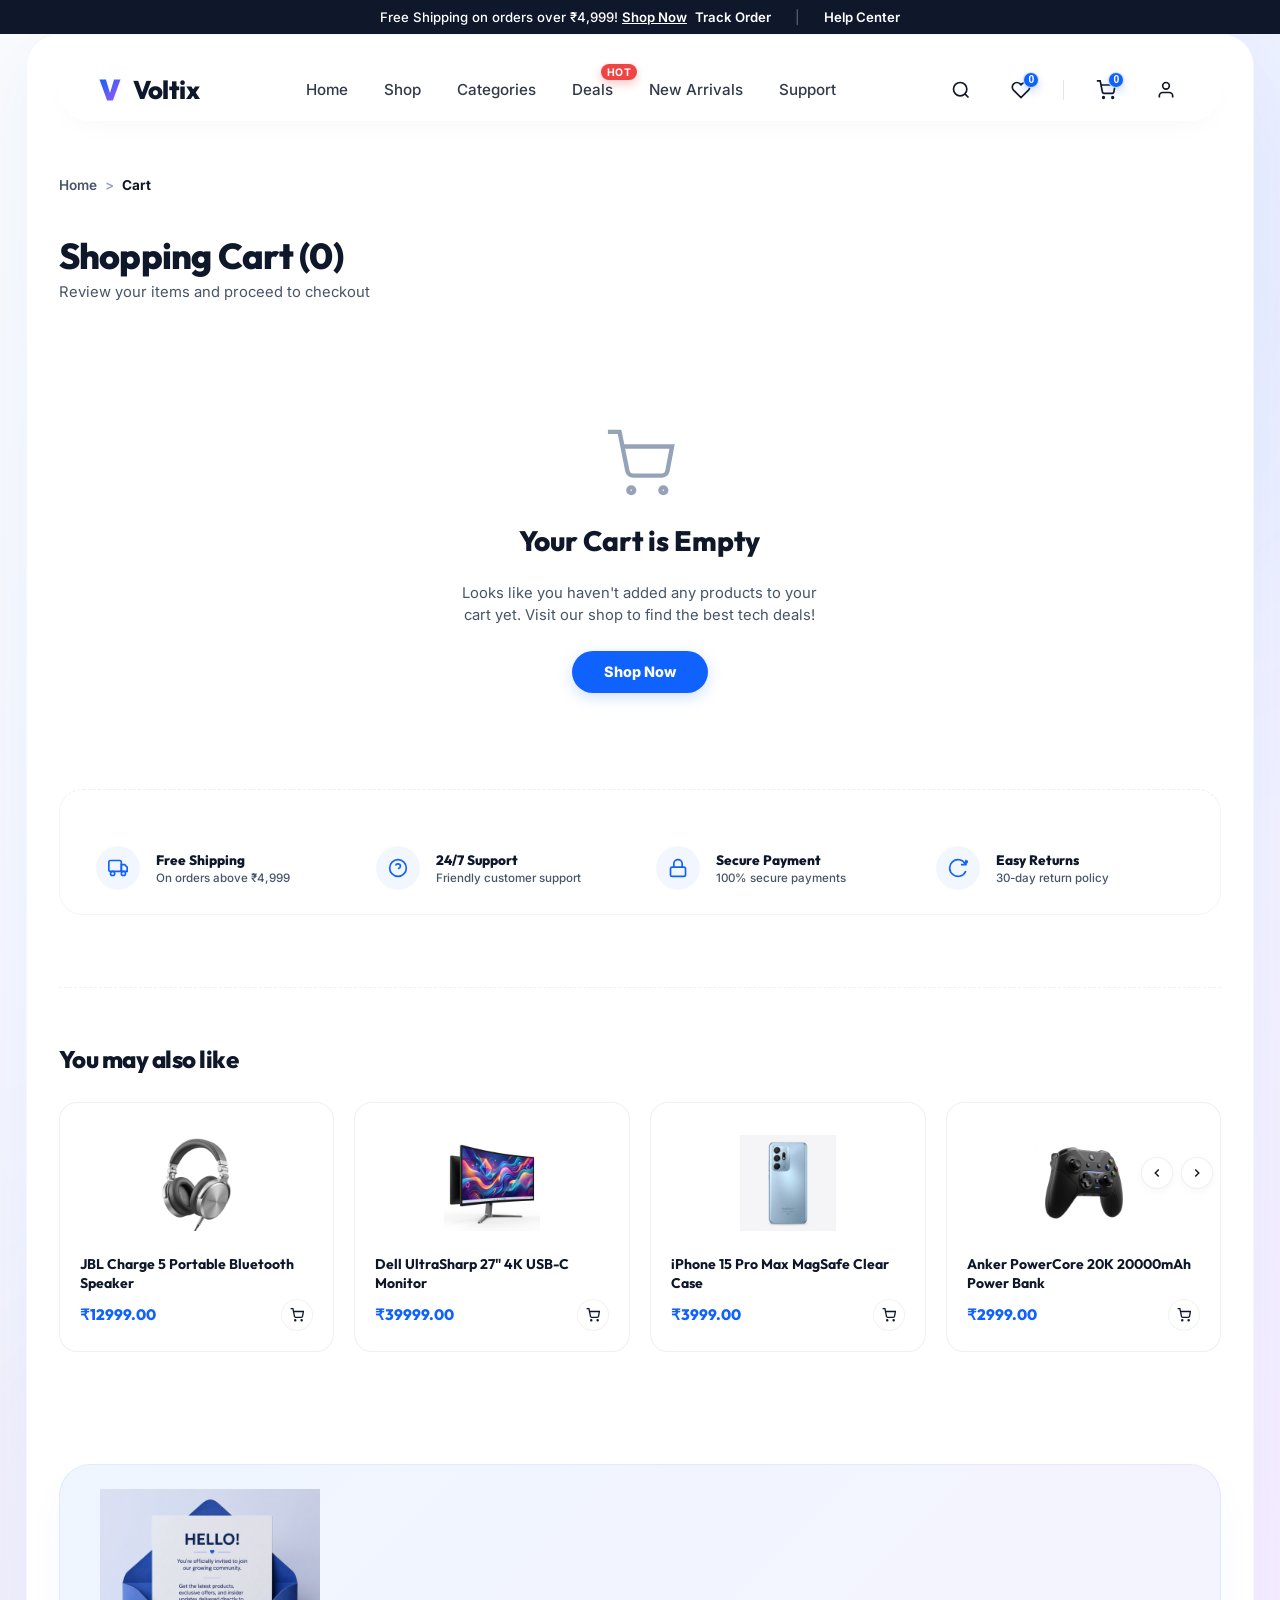
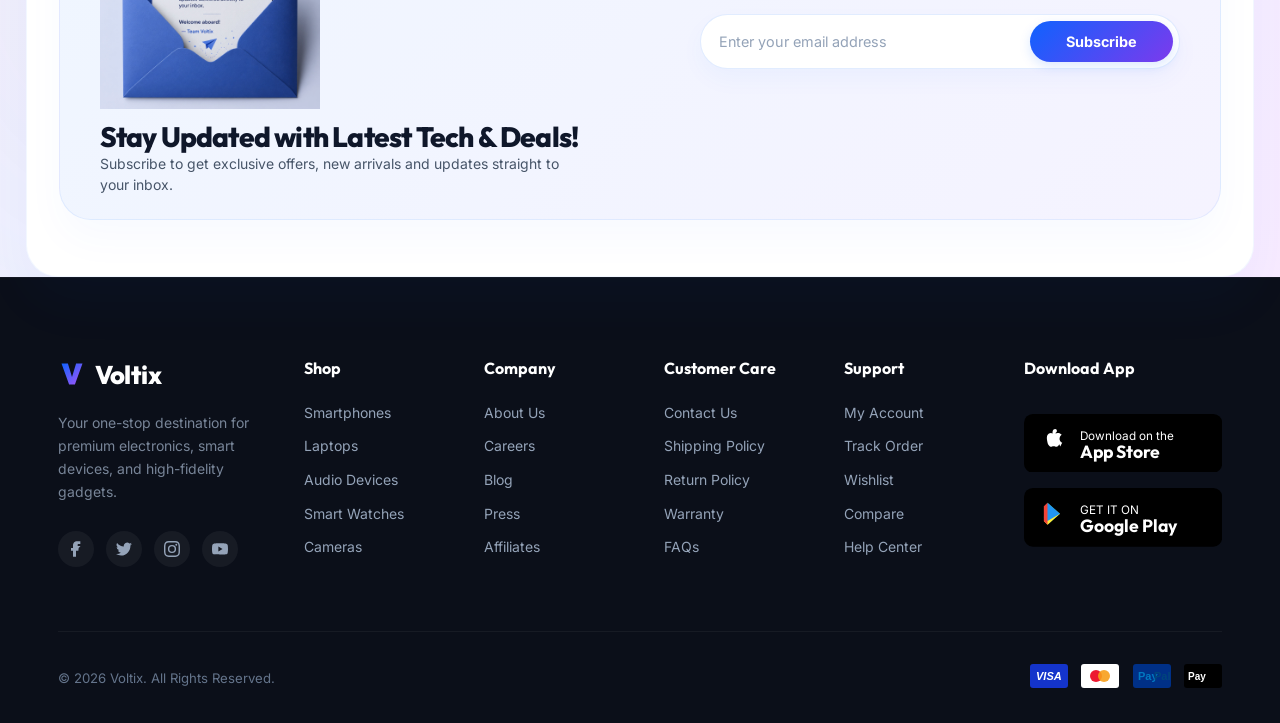
<file: cart.html>
<!DOCTYPE html>
<html lang="en">
<head>
  <meta charset="UTF-8">
  <meta name="viewport" content="width=device-width, initial-scale=1.0">
  <title>Voltix - Shopping Cart</title>
  
  <!-- Google Fonts: Inter & Outfit -->
  <link rel="preconnect" href="https://fonts.googleapis.com">
  <link rel="preconnect" href="https://fonts.gstatic.com" crossorigin>
  <link href="https://fonts.googleapis.com/css2?family=Inter:wght@300;400;500;600;700;800&family=Outfit:wght@400;500;600;700;800;900&display=swap" rel="stylesheet">
  
  <!-- Global Stylesheet Reference -->
  <link rel="stylesheet" href="style.css">

  <style>
    /* PAGE SPECIFIC OVERRIDES & STYLES */
    .app-container {
      max-width: 1300px;
      margin: 0 auto;
      padding: 0 2rem;
    }

    /* Breadcrumbs styling */
    .breadcrumbs {
      display: flex;
      align-items: center;
      gap: 0.5rem;
      font-size: 0.85rem;
      font-weight: 600;
      color: var(--text-light);
      margin: 2rem 0 1rem;
    }

    .breadcrumbs a {
      color: var(--text-muted);
      text-decoration: none;
      transition: color var(--transition-fast);
    }

    .breadcrumbs a:hover {
      color: var(--primary);
    }

    .breadcrumbs .breadcrumb-sep {
      color: var(--text-light);
      user-select: none;
    }

    .breadcrumbs .current {
      color: var(--text-dark);
      font-weight: 700;
    }

    /* Page Header */
    .cart-header-title {
      font-family: var(--font-heading);
      font-size: 2.25rem;
      font-weight: 800;
      color: var(--text-dark);
      letter-spacing: -0.75px;
      margin-bottom: 0.35rem;
    }

    .cart-header-desc {
      font-size: 0.925rem;
      color: var(--text-muted);
      margin-bottom: 2rem;
    }

    /* Cart Layout Grid */
    .cart-layout {
      display: grid;
      grid-template-columns: 2fr 1fr;
      gap: 3rem;
      margin-bottom: 4.5rem;
    }

    /* Left: Cart Items List */
    .cart-items-wrap {
      display: flex;
      flex-direction: column;
    }

    .cart-table-header {
      display: grid;
      grid-template-columns: 4fr 1.2fr 1.5fr 1.2fr 0.3fr;
      padding: 0.85rem 1rem;
      border-bottom: 2px solid var(--border-light);
      font-size: 0.85rem;
      font-weight: 700;
      color: var(--text-muted);
      letter-spacing: 0.2px;
      text-transform: uppercase;
    }

    .cart-items-list {
      display: flex;
      flex-direction: column;
    }

    .cart-item {
      display: grid;
      grid-template-columns: 4fr 1.2fr 1.5fr 1.2fr 0.3fr;
      align-items: center;
      padding: 1.5rem 1rem;
      border-bottom: 1px solid var(--border-light);
      transition: background-color var(--transition-fast);
    }

    .cart-item:hover {
      background-color: rgba(15, 98, 254, 0.005);
    }

    .cart-item-product {
      display: flex;
      align-items: center;
      gap: 1.25rem;
    }

    .cart-item-img-wrapper {
      width: 75px;
      height: 75px;
      border-radius: 12px;
      border: 1px solid rgba(0, 0, 0, 0.05);
      background: var(--white);
      display: flex;
      align-items: center;
      justify-content: center;
      padding: 0.4rem;
      flex-shrink: 0;
    }

    .cart-item-img {
      max-width: 90%;
      max-height: 90%;
      object-fit: contain;
      opacity: 0;
      transition: opacity var(--transition-normal);
    }

    .cart-item-info {
      display: flex;
      flex-direction: column;
      gap: 0.3rem;
      padding-right: 1rem;
    }

    .cart-item-name {
      font-family: var(--font-heading);
      font-size: 0.95rem;
      font-weight: 700;
      color: var(--text-dark);
      text-decoration: none;
      line-height: 1.3;
      transition: color var(--transition-fast);
    }

    .cart-item-name:hover {
      color: var(--primary);
    }

    .cart-item-meta {
      font-size: 0.75rem;
      color: var(--text-muted);
      font-weight: 600;
      display: flex;
      flex-wrap: wrap;
      gap: 0.75rem;
    }

    .cart-item-price {
      font-size: 0.95rem;
      font-weight: 700;
      color: var(--text-dark);
    }

    /* Qty Picker in Table Row */
    .qty-selector {
      display: flex;
      align-items: center;
      border: 1.5px solid rgba(0, 0, 0, 0.08);
      border-radius: 10px;
      background: var(--white);
      overflow: hidden;
      width: fit-content;
    }

    .qty-btn {
      border: none;
      background: none;
      width: 32px;
      height: 32px;
      display: flex;
      align-items: center;
      justify-content: center;
      font-size: 1.1rem;
      font-weight: 700;
      cursor: pointer;
      transition: background-color var(--transition-fast);
      color: var(--text-dark);
    }

    .qty-btn:hover {
      background-color: var(--border-light);
    }

    .qty-val {
      width: 32px;
      text-align: center;
      font-size: 0.9rem;
      font-weight: 800;
      color: var(--text-dark);
    }

    .cart-item-total {
      font-size: 0.95rem;
      font-weight: 800;
      color: var(--primary);
    }

    .btn-remove-item {
      background: none;
      border: none;
      color: var(--text-light);
      cursor: pointer;
      display: flex;
      align-items: center;
      justify-content: center;
      transition: color var(--transition-fast);
    }

    .btn-remove-item:hover {
      color: #ef4444;
    }

    .btn-remove-item svg {
      width: 18px;
      height: 18px;
      stroke: currentColor;
      fill: none;
      stroke-width: 2;
    }

    /* Bottom Cart Actions */
    .cart-actions-row {
      display: flex;
      justify-content: space-between;
      align-items: center;
      margin-top: 2rem;
    }

    .btn-continue-shopping {
      background-color: var(--white);
      color: var(--text-dark);
      border: 1.5px solid var(--border-light);
      border-radius: 100px;
      padding: 0.75rem 1.5rem;
      font-family: var(--font-body);
      font-size: 0.875rem;
      font-weight: 800;
      cursor: pointer;
      text-decoration: none;
      display: inline-flex;
      align-items: center;
      gap: 0.5rem;
      transition: all var(--transition-fast);
    }

    .btn-continue-shopping:hover {
      border-color: var(--text-dark);
      transform: translateX(-2px);
    }

    .btn-continue-shopping svg {
      width: 15px;
      height: 15px;
      stroke: currentColor;
      fill: none;
      stroke-width: 2.25;
    }

    .btn-clear-cart-text {
      background: none;
      border: none;
      color: var(--text-muted);
      font-family: var(--font-body);
      font-size: 0.875rem;
      font-weight: 800;
      cursor: pointer;
      display: flex;
      align-items: center;
      gap: 0.4rem;
      transition: color var(--transition-fast);
    }

    .btn-clear-cart-text:hover {
      color: #ef4444;
    }

    .btn-clear-cart-text svg {
      width: 16px;
      height: 16px;
      stroke: currentColor;
      fill: none;
      stroke-width: 2;
    }

    /* Right Column: Order Summary Card */
    .summary-card {
      background: var(--white);
      border: 1.5px solid rgba(0, 0, 0, 0.04);
      border-radius: 24px;
      padding: 2rem;
      box-shadow: 0 10px 30px rgba(0, 0, 0, 0.005);
      display: flex;
      flex-direction: column;
      gap: 1.25rem;
      height: fit-content;
    }

    .summary-title {
      font-family: var(--font-heading);
      font-size: 1.2rem;
      font-weight: 800;
      color: var(--text-dark);
      border-bottom: 1.5px solid var(--border-light);
      padding-bottom: 0.75rem;
      margin-bottom: 0.25rem;
    }

    .summary-row {
      display: flex;
      justify-content: space-between;
      font-size: 0.85rem;
      font-weight: 600;
      color: var(--text-muted);
    }

    .summary-row.discount {
      color: #10b981;
    }

    .summary-row.shipping {
      color: #10b981;
    }

    .summary-row.total-row {
      border-top: 1.5px solid var(--border-light);
      padding-top: 1.25rem;
      font-family: var(--font-heading);
      font-size: 1.35rem;
      font-weight: 900;
      color: var(--text-dark);
    }

    .summary-row.total-row .total-val {
      color: var(--primary);
    }

    .savings-alert {
      background-color: rgba(16, 185, 129, 0.06);
      color: #10b981;
      border: 1px solid rgba(16, 185, 129, 0.15);
      border-radius: 12px;
      padding: 0.75rem 1rem;
      font-size: 0.8rem;
      font-weight: 700;
      display: flex;
      align-items: center;
      gap: 0.5rem;
    }

    .savings-alert svg {
      width: 15px;
      height: 15px;
      fill: none;
      stroke: currentColor;
      stroke-width: 2.5;
    }

    .promo-field-wrap {
      display: flex;
      gap: 0.5rem;
    }

    .promo-input {
      flex: 1;
      border: 1.5px solid rgba(0, 0, 0, 0.08);
      border-radius: 10px;
      padding: 0.65rem 1rem;
      font-family: var(--font-body);
      font-size: 0.85rem;
      outline: none;
      color: var(--text-dark);
      transition: border-color var(--transition-fast);
    }

    .promo-input:focus {
      border-color: var(--primary);
    }

    .btn-promo-apply {
      background-color: var(--primary);
      color: var(--white);
      border: none;
      border-radius: 10px;
      padding: 0 1.25rem;
      font-family: var(--font-body);
      font-size: 0.85rem;
      font-weight: 700;
      cursor: pointer;
      transition: background-color var(--transition-fast);
    }

    .btn-promo-apply:hover {
      background-color: var(--primary-hover);
    }

    .shipping-eligibility-bar {
      background-color: rgba(15, 98, 254, 0.03);
      border: 1px solid rgba(15, 98, 254, 0.08);
      border-radius: 14px;
      padding: 1rem;
      display: flex;
      flex-direction: column;
      gap: 0.5rem;
    }

    .shipping-eligibility-text {
      font-size: 0.775rem;
      font-weight: 700;
      color: var(--text-muted);
      line-height: 1.35;
    }

    .shipping-bar-bg {
      width: 100%;
      height: 6px;
      background-color: var(--border-light);
      border-radius: 100px;
      overflow: hidden;
    }

    .shipping-bar-fill {
      height: 100%;
      background: linear-gradient(90deg, var(--primary) 0%, #10b981 100%);
      border-radius: 100px;
      width: 100%; /* Free shipping initially */
      transition: width var(--transition-normal);
    }

    .delivery-eta-box {
      display: flex;
      flex-direction: column;
      gap: 0.35rem;
      border-top: 1.5px solid var(--border-light);
      padding-top: 1.25rem;
    }

    .eta-row {
      display: flex;
      align-items: center;
      gap: 0.5rem;
      font-size: 0.825rem;
      color: var(--text-muted);
      font-weight: 600;
    }

    .eta-row svg {
      width: 15px;
      height: 15px;
      stroke: currentColor;
      fill: none;
      stroke-width: 2.25;
    }

    .eta-date {
      color: #10b981;
      font-weight: 800;
    }

    .location-dropdown-trigger {
      background: none;
      border: none;
      color: var(--primary);
      cursor: pointer;
      font-family: var(--font-body);
      font-size: 0.775rem;
      font-weight: 700;
      display: flex;
      align-items: center;
      gap: 0.25rem;
      padding: 0;
      margin-left: 1.45rem;
      transition: color var(--transition-fast);
    }

    .location-dropdown-trigger:hover {
      color: var(--primary-hover);
    }

    .location-dropdown-trigger svg {
      width: 10px;
      height: 10px;
      stroke: currentColor;
      fill: none;
      stroke-width: 2.5;
    }

    .btn-checkout-lock {
      width: 100%;
      background-color: var(--primary);
      color: var(--white);
      border: none;
      border-radius: 100px;
      padding: 0.85rem 1.5rem;
      font-family: var(--font-body);
      font-size: 0.95rem;
      font-weight: 800;
      cursor: pointer;
      display: flex;
      align-items: center;
      justify-content: center;
      gap: 0.5rem;
      transition: background-color var(--transition-fast), transform var(--transition-fast);
      box-shadow: 0 4px 15px rgba(15, 98, 254, 0.2);
    }

    .btn-checkout-lock:hover {
      background-color: var(--primary-hover);
      transform: translateY(-1px);
    }

    .btn-checkout-lock svg {
      width: 16px;
      height: 16px;
      fill: none;
      stroke: currentColor;
      stroke-width: 2.5;
    }

    .checkout-trust-text {
      font-size: 0.725rem;
      color: var(--text-light);
      font-weight: 700;
      text-align: center;
      display: flex;
      align-items: center;
      justify-content: center;
      gap: 0.35rem;
    }

    .checkout-trust-text svg {
      width: 12px;
      height: 12px;
      stroke: currentColor;
      fill: none;
      stroke-width: 2.5;
      color: #10b981;
    }

    /* Trust Badges Card Row */
    .trust-badges-card {
      background: var(--white);
      border: 1.5px solid rgba(0, 0, 0, 0.04);
      border-radius: 24px;
      padding: 1.5rem 2.25rem;
      display: grid;
      grid-template-columns: repeat(4, 1fr);
      gap: 2rem;
      box-shadow: 0 10px 30px rgba(0, 0, 0, 0.005);
      margin-bottom: 4.5rem;
      border-top: 1.5px dashed rgba(0, 0, 0, 0.06);
      padding-top: 3.5rem;
    }

    .trust-badge-col {
      display: flex;
      align-items: center;
      gap: 1rem;
    }

    .trust-icon-box {
      width: 44px;
      height: 44px;
      border-radius: 50%;
      background-color: rgba(15, 98, 254, 0.05);
      color: var(--primary);
      display: flex;
      align-items: center;
      justify-content: center;
      flex-shrink: 0;
    }

    .trust-icon-box svg {
      width: 20px;
      height: 20px;
      fill: none;
      stroke: currentColor;
      stroke-width: 2;
    }

    .trust-text-box {
      display: flex;
      flex-direction: column;
      gap: 0.15rem;
    }

    .trust-badge-title {
      font-family: var(--font-heading);
      font-size: 0.85rem;
      font-weight: 800;
      color: var(--text-dark);
    }

    .trust-badge-desc {
      font-size: 0.725rem;
      color: var(--text-muted);
      font-weight: 500;
    }

    /* You may also like Section */
    .you-like-section {
      margin-bottom: 5rem;
      border-top: 1.5px dashed rgba(0, 0, 0, 0.06);
      padding-top: 3.5rem;
      position: relative;
    }

    .you-like-grid {
      display: grid;
      grid-template-columns: repeat(4, 1fr);
      gap: 1.25rem;
      margin-top: 1.75rem;
    }

    .slider-nav-btn {
      position: absolute;
      top: 55px;
      width: 32px;
      height: 32px;
      border-radius: 50%;
      background: var(--white);
      border: 1px solid rgba(0,0,0,0.06);
      box-shadow: 0 2px 8px rgba(0,0,0,0.04);
      display: flex;
      align-items: center;
      justify-content: center;
      color: var(--text-dark);
      cursor: pointer;
      z-index: 10;
      transition: all var(--transition-fast);
    }

    .slider-nav-btn:hover {
      background-color: var(--primary);
      color: var(--white);
      border-color: var(--primary);
    }

    .slider-nav-btn.prev { right: 48px; }
    .slider-nav-btn.next { right: 8px; }

    .slider-nav-btn svg {
      width: 14px;
      height: 14px;
      fill: none;
      stroke: currentColor;
      stroke-width: 2.5;
    }

    /* Product card item styling in slider */
    .recent-card {
      background-color: var(--white);
      border: 1px solid var(--border-light);
      border-radius: 18px;
      padding: 1.25rem;
      display: flex;
      flex-direction: column;
      position: relative;
      transition: all var(--transition-normal);
      text-decoration: none;
      color: inherit;
    }

    .recent-card:hover {
      transform: translateY(-4px);
      box-shadow: 0 10px 25px rgba(0,0,0,0.04);
      border-color: rgba(15,98,254,0.08);
    }

    .recent-img-wrap {
      width: 100%;
      height: 120px;
      display: flex;
      align-items: center;
      justify-content: center;
      margin-bottom: 0.75rem;
      overflow: hidden;
      position: relative;
    }

    .recent-img {
      max-width: 80%;
      max-height: 80%;
      object-fit: contain;
      opacity: 0;
      transition: opacity var(--transition-normal);
    }

    .recent-title {
      font-family: var(--font-heading);
      font-size: 0.875rem;
      font-weight: 700;
      color: var(--text-dark);
      line-height: 1.35;
      margin-bottom: 0.35rem;
    }

    .recent-price-row {
      display: flex;
      justify-content: space-between;
      align-items: center;
      margin-top: auto;
    }

    .recent-price {
      font-family: var(--font-heading);
      font-size: 0.95rem;
      font-weight: 800;
      color: var(--primary);
    }

    .btn-add-recent-cart {
      width: 32px;
      height: 32px;
      border-radius: 50%;
      border: 1.5px solid rgba(0, 0, 0, 0.05);
      background-color: var(--white);
      display: flex;
      align-items: center;
      justify-content: center;
      color: var(--text-dark);
      cursor: pointer;
      transition: all var(--transition-fast);
    }

    .btn-add-recent-cart:hover {
      background-color: var(--primary);
      color: var(--white);
      border-color: var(--primary);
    }

    .btn-add-recent-cart svg {
      width: 14px;
      height: 14px;
      fill: none;
      stroke: currentColor;
      stroke-width: 2.25;
    }

    /* Empty Cart styling */
    .empty-cart-view {
      display: none;
      flex-direction: column;
      align-items: center;
      justify-content: center;
      gap: 1.5rem;
      padding: 6rem 1.5rem;
      text-align: center;
    }

    .empty-cart-view svg {
      width: 70px;
      height: 70px;
      stroke: var(--text-light);
      stroke-width: 1.5;
      fill: none;
    }

    .empty-cart-title {
      font-family: var(--font-heading);
      font-size: 1.75rem;
      font-weight: 800;
      color: var(--text-dark);
    }

    .empty-cart-desc {
      font-size: 0.925rem;
      color: var(--text-muted);
      max-width: 380px;
      line-height: 1.5;
    }

    .btn-shop-now {
      background-color: var(--primary);
      color: var(--white);
      padding: 0.8rem 2rem;
      border-radius: 100px;
      font-family: var(--font-body);
      font-size: 0.9rem;
      font-weight: 800;
      text-decoration: none;
      box-shadow: 0 4px 15px rgba(15, 98, 254, 0.2);
      transition: background-color var(--transition-fast), transform var(--transition-fast);
    }

    .btn-shop-now:hover {
      background-color: var(--primary-hover);
      transform: translateY(-1px);
    }

    /* Toast Notification */
    .toast {
      position: fixed;
      bottom: 30px;
      right: 30px;
      background: #0b0f19;
      color: var(--white);
      padding: 1rem 1.5rem;
      border-radius: 16px;
      display: flex;
      align-items: center;
      gap: 0.75rem;
      box-shadow: 0 10px 30px rgba(0,0,0,0.25);
      border: 1px solid rgba(255,255,255,0.08);
      z-index: 1000;
      transform: translateY(100px);
      opacity: 0;
      visibility: hidden;
      transition: all var(--transition-normal);
      font-family: var(--font-body);
      font-size: 0.9rem;
      font-weight: 600;
    }

    .toast.active {
      transform: translateY(0);
      opacity: 1;
      visibility: visible;
    }

    .toast svg {
      width: 20px;
      height: 20px;
      stroke: #10b981;
      fill: none;
      stroke-width: 2.5;
    }

    /* RESPONSIVENESS OVERRIDES */
    @media (max-width: 1200px) {
      .cart-layout { gap: 2.5rem; }
      .trust-badges-card { grid-template-columns: repeat(2, 1fr); gap: 1.5rem; }
    }

    @media (max-width: 991px) {
      .cart-layout { grid-template-columns: 1fr; gap: 3rem; }
      .you-like-grid { grid-template-columns: repeat(3, 1fr); }
    }

    @media (max-width: 768px) {
      .cart-table-header { display: none; }
      .cart-item {
        grid-template-columns: 1fr;
        gap: 1rem;
        text-align: center;
        padding: 1.5rem;
        position: relative;
      }
      .cart-item-product { flex-direction: column; text-align: center; }
      .qty-selector { margin: 0 auto; }
      .btn-remove-item {
        position: absolute;
        top: 15px;
        right: 15px;
      }
      .you-like-grid { grid-template-columns: repeat(2, 1fr); }
    }

    @media (max-width: 480px) {
      .cart-header-title { font-size: 1.85rem; }
      .trust-badges-card { grid-template-columns: 1fr; padding: 1.5rem; }
      .you-like-grid { grid-template-columns: 1fr; }
    }
  </style>
</head>
<body>

  <!-- Announcement Bar -->
  <div class="promo-bar">
    <div class="promo-content">
      <span>Free Shipping on orders over ₹4,999! <a href="shop.html" style="color: inherit; text-decoration: underline;">Shop Now</a></span>
      <div style="display: flex; gap: 1.5rem;">
        <a href="#track" style="color: inherit; text-decoration: none;">Track Order</a>
        <span style="opacity: 0.3;">|</span>
        <a href="#help" style="color: inherit; text-decoration: none;">Help Center</a>
      </div>
    </div>
  </div>

  <div class="app-container">
    
    <!-- Header / Navigation Bar -->
    <header class="header">
      <nav class="nav-bar">
        <!-- Logo -->
        <a href="index.html" class="logo">
          <svg class="logo-icon" viewBox="0 0 24 24" fill="none" xmlns="http://www.w3.org/2000/svg">
            <defs>
              <linearGradient id="logo-grad" x1="0%" y1="0%" x2="100%" y2="100%">
                <stop offset="0%" stop-color="#0f62fe" />
                <stop offset="100%" stop-color="#a855f7" />
              </linearGradient>
            </defs>
            <path d="M3 3H8.5L12 14.5L15.5 3H21L14.5 21H9.5L3 3Z" fill="url(#logo-grad)"/>
          </svg>
          <span>Voltix</span>
        </a>

        <input type="checkbox" id="nav-toggle" class="nav-toggle-checkbox">

        <!-- Links -->
        <ul class="nav-links">
          <li class="nav-item">
            <a href="index.html" class="nav-link">Home</a>
          </li>
          <li class="nav-item">
            <a href="shop.html" class="nav-link">Shop</a>
          </li>
          <li class="nav-item">
            <a href="categories.html" class="nav-link">Categories</a>
          </li>
          <li class="nav-item" style="position: relative;">
            <a href="index.html#flash-sale" class="nav-link">Deals</a>
            <span class="badge-hot">Hot</span>
          </li>
          <li class="nav-item">
            <a href="index.html#new-arrivals" class="nav-link">New Arrivals</a>
          </li>
          <li class="nav-item">
            <a href="support.html" class="nav-link">Support</a>
          </li>
        </ul>

        <!-- Actions -->
        <div class="nav-actions">
          <label for="nav-toggle" class="mobile-menu-toggle" aria-label="Toggle Menu">
            <svg class="hamburger-icon" viewBox="0 0 24 24" fill="none" stroke="currentColor" stroke-width="2.5"><line x1="3" y1="12" x2="21" y2="12"/><line x1="3" y1="6" x2="21" y2="6"/><line x1="3" y1="18" x2="21" y2="18"/></svg>
            <svg class="close-icon" viewBox="0 0 24 24" fill="none" stroke="currentColor" stroke-width="2.5" style="display: none;"><line x1="18" y1="6" x2="6" y2="18"/><line x1="6" y1="6" x2="18" y2="18"/></svg>
          </label>

          <button class="action-btn" aria-label="Search" onclick="location.href='shop.html?focus=search'">
            <svg viewBox="0 0 24 24" stroke="currentColor" fill="none"><circle cx="11" cy="11" r="8"/><line x1="21" y1="21" x2="16.65" y2="16.65"/></svg>
          </button>
          
          <button class="action-btn" id="btn-nav-fav" aria-label="Favorites" onclick="location.href='wishlist.html'">
            <svg viewBox="0 0 24 24" stroke="currentColor" fill="none"><path d="M20.84 4.61a5.5 5.5 0 0 0-7.78 0L12 5.67l-1.06-1.06a5.5 5.5 0 0 0-7.78 7.78l1.06 1.06L12 21.23l7.78-7.78 1.06-1.06a5.5 5.5 0 0 0 0-7.78z"/></svg>
            <span class="wishlist-count" id="wishlist-counter-badge">0</span>
          </button>
          
          <div class="divider"></div>
          
          <button class="action-btn" aria-label="Cart">
            <svg viewBox="0 0 24 24" stroke="currentColor" fill="none"><circle cx="9" cy="21" r="1"/><circle cx="20" cy="21" r="1"/><path d="M1 1h4l2.68 13.39a2 2 0 0 0 2 1.61h9.72a2 2 0 0 0 2-1.61L23 6H6"/></svg>
            <span class="cart-count" id="cart-counter-badge">4</span>
          </button>
          
          <button class="action-btn" aria-label="Profile" onclick="location.href='account.html'">
            <svg viewBox="0 0 24 24" stroke="currentColor" fill="none"><path d="M20 21v-2a4 4 0 0 0-4-4H8a4 4 0 0 0-4 4v2"/><circle cx="12" cy="7" r="4"/></svg>
          </button>
        </div>
      </nav>
    </header>

    <!-- Breadcrumbs -->
    <div class="breadcrumbs">
      <a href="index.html">Home</a>
      <span class="breadcrumb-sep">&gt;</span>
      <span class="current">Cart</span>
    </div>

    <!-- Page Title Header -->
    <h1 class="cart-header-title" id="cart-title">Shopping Cart (4)</h1>
    <p class="cart-header-desc">Review your items and proceed to checkout</p>

    <!-- Empty Cart Fallback -->
    <div class="empty-cart-view" id="empty-cart-view">
      <svg viewBox="0 0 24 24"><circle cx="9" cy="21" r="1"/><circle cx="20" cy="21" r="1"/><path d="M1 1h4l2.68 13.39a2 2 0 0 0 2 1.61h9.72a2 2 0 0 0 2-1.61L23 6H6"/></svg>
      <h2 class="empty-cart-title">Your Cart is Empty</h2>
      <p class="empty-cart-desc">Looks like you haven't added any products to your cart yet. Visit our shop to find the best tech deals!</p>
      <a href="shop.html" class="btn-shop-now">Shop Now</a>
    </div>

    <!-- Cart Layout Grid -->
    <div class="cart-layout" id="cart-layout-container">
      
      <!-- Left Column: Items List -->
      <div class="cart-items-wrap">
        <div class="cart-table-header">
          <span>Product</span>
          <span>Price</span>
          <span>Quantity</span>
          <span>Total</span>
          <span></span>
        </div>
        <div class="cart-items-list" id="cart-items-list">
          <!-- Cart items loaded dynamically -->
        </div>

        <div class="cart-actions-row">
          <a href="shop.html" class="btn-continue-shopping">
            <svg viewBox="0 0 24 24"><path d="M19 12H5M12 19l-7-7 7-7"/></svg>
            Continue Shopping
          </a>
          <button class="btn-clear-cart-text" onclick="clearCart()">
            <svg viewBox="0 0 24 24"><path d="M3 6h18M19 6v14a2 2 0 0 1-2 2H7a2 2 0 0 1-2-2V6m3 0V4a2 2 0 0 1 2-2h4a2 2 0 0 1 2 2v2M10 11v6M14 11v6"/></svg>
            Clear Cart
          </button>
        </div>
      </div>

      <!-- Right Column: Order Summary -->
      <div class="summary-card">
        <h2 class="summary-title">Order Summary</h2>
        
        <div class="summary-row">
          <span id="summary-qty-label">Subtotal (4 items)</span>
          <span id="subtotal-val">₹0.00</span>
        </div>
        
        <div class="summary-row discount">
          <span>Discount</span>
          <span id="discount-val">-₹0.00</span>
        </div>

        <div class="summary-row shipping">
          <span>Shipping <span style="cursor: help;" title="Free Shipping on orders above ₹4,999">ⓘ</span></span>
          <span id="shipping-val">FREE</span>
        </div>

        <div class="summary-row">
          <span>Estimated Tax</span>
          <span id="tax-val">₹0.00</span>
        </div>

        <div class="summary-row total-row">
          <span>Total</span>
          <span class="total-val" id="total-val">₹0.00</span>
        </div>

        <!-- Savings alert -->
        <div class="savings-alert" id="savings-alert">
          <svg viewBox="0 0 24 24"><path d="M22 11.08V12a10 10 0 1 1-5.93-9.14"/><path d="M22 4L12 14.01l-3-3"/></svg>
          <span>You saved <span id="savings-val">₹0.00</span> on this order</span>
        </div>

        <!-- Promo code field -->
        <div class="promo-field-wrap">
          <input type="text" class="promo-input" id="promo-input" placeholder="Enter promo code">
          <button class="btn-promo-apply" onclick="applyPromo()">Apply</button>
        </div>

        <!-- Shipping eligibility progress bar -->
        <div class="shipping-eligibility-bar">
          <span class="shipping-eligibility-text" id="shipping-progress-text">You are eligible for FREE Shipping! Add ₹0.00 more to get free shipping.</span>
          <div class="shipping-bar-bg">
            <div class="shipping-bar-fill" id="shipping-progress-bar"></div>
          </div>
        </div>

        <!-- Estimated Delivery -->
        <div class="delivery-eta-box">
          <div class="eta-row">
            <svg viewBox="0 0 24 24"><rect x="3" y="4" width="18" height="18" rx="2" ry="2"/><line x1="16" y1="2" x2="16" y2="6"/><line x1="8" y1="2" x2="8" y2="6"/><line x1="3" y1="10" x2="21" y2="10"/></svg>
            <span>Estimated Delivery: <span class="eta-date">May 16 – May 20, 2026</span></span>
          </div>
          <button class="location-dropdown-trigger" onclick="showToast('Change location coming soon')">
            Delivery to: New Delhi, 110001
            <svg viewBox="0 0 24 24"><path d="M6 9l6 6 6-6"/></svg>
          </button>
        </div>

        <!-- Checkout Trigger -->
        <button class="btn-checkout-lock" onclick="checkoutTrigger()">
          <svg viewBox="0 0 24 24"><rect x="3" y="11" width="18" height="11" rx="2" ry="2"/><path d="M7 11V7a5 5 0 0 1 10 0v4"/></svg>
          Proceed to Checkout
        </button>

        <span class="checkout-trust-text">
          <svg viewBox="0 0 24 24"><rect x="3" y="11" width="18" height="11" rx="2" ry="2"/><path d="M7 11V7a5 5 0 0 1 10 0v4"/></svg>
          Secure checkout powered by Voltix
        </span>
      </div>

    </div>

    <!-- Trust Badges Row -->
    <div class="trust-badges-card">
      <div class="trust-badge-col">
        <div class="trust-icon-box">
          <svg viewBox="0 0 24 24"><rect x="1" y="3" width="15" height="13" rx="2"/><polygon points="16 8 20 8 23 11 23 16 16 16 16 8"/><circle cx="5.5" cy="18.5" r="2.5"/><circle cx="18.5" cy="18.5" r="2.5"/></svg>
        </div>
        <div class="trust-text-box">
          <span class="trust-badge-title">Free Shipping</span>
          <span class="trust-badge-desc">On orders above ₹4,999</span>
        </div>
      </div>

      <div class="trust-badge-col">
        <div class="trust-icon-box">
          <svg viewBox="0 0 24 24"><circle cx="12" cy="12" r="10"/><path d="M9.09 9a3 3 0 0 1 5.83 1c0 2-3 3-3 3"/><line x1="12" y1="17" x2="12.01" y2="17"/></svg>
        </div>
        <div class="trust-text-box">
          <span class="trust-badge-title">24/7 Support</span>
          <span class="trust-badge-desc">Friendly customer support</span>
        </div>
      </div>

      <div class="trust-badge-col">
        <div class="trust-icon-box">
          <svg viewBox="0 0 24 24"><rect x="3" y="11" width="18" height="11" rx="2" ry="2"/><path d="M7 11V7a5 5 0 0 1 10 0v4"/></svg>
        </div>
        <div class="trust-text-box">
          <span class="trust-badge-title">Secure Payment</span>
          <span class="trust-badge-desc">100% secure payments</span>
        </div>
      </div>

      <div class="trust-badge-col">
        <div class="trust-icon-box">
          <svg viewBox="0 0 24 24"><path d="M21.5 2v6h-6M21.34 15.57a10 10 0 1 1-.57-8.38l5.67-5.67"/></svg>
        </div>
        <div class="trust-text-box">
          <span class="trust-badge-title">Easy Returns</span>
          <span class="trust-badge-desc">30-day return policy</span>
        </div>
      </div>
    </div>

    <!-- You may also like Slider -->
    <section class="you-like-section">
      <h2 style="font-family: var(--font-heading); font-size: 1.5rem; font-weight: 800; color: var(--text-dark); letter-spacing: -0.5px;">You may also like</h2>
      <div style="position: relative;">
        <button class="slider-nav-btn prev" aria-label="Previous recommended items" onclick="showToast('Showing previous suggestions')">
          <svg viewBox="0 0 24 24"><path d="M15 18l-6-6 6-6"/></svg>
        </button>
        <button class="slider-nav-btn next" aria-label="Next recommended items" onclick="showToast('Showing next suggestions')">
          <svg viewBox="0 0 24 24"><path d="M9 18l6-6-6-6"/></svg>
        </button>
        <div class="you-like-grid" id="you-like-grid">
          <!-- Recommended cards drawn dynamically -->
        </div>
      </div>
    </section>

    <!-- Newsletter Section -->
    <section class="newsletter-section">
      <div class="newsletter-box">
        <div class="newsletter-left-group">
          <div class="newsletter-graphic">
            <img class="newsletter-envelope-img" src="assets/newsletter_envelope.png" alt="Newsletter Envelope">
          </div>
          <div class="newsletter-text">
            <h2 class="newsletter-title">Stay Updated with Latest Tech & Deals!</h2>
            <p class="newsletter-desc">Subscribe to get exclusive offers, new arrivals and updates straight to your inbox.</p>
          </div>
        </div>
        <div class="newsletter-form-wrap">
          <form class="newsletter-form" onsubmit="event.preventDefault(); showToast('Subscribed successfully!');">
            <input type="email" class="newsletter-input" placeholder="Enter your email address" required>
            <button type="submit" class="newsletter-btn">Subscribe</button>
          </form>
        </div>
      </div>
    </section>

  </div> <!-- End App Container -->

  <!-- Complete Footer -->
  <footer class="footer">
    <div class="app-container">
      
      <div class="footer-top">
        <!-- Brand Info -->
        <div class="footer-brand">
          <a href="index.html" class="logo">
            <svg class="logo-icon" viewBox="0 0 24 24" fill="none" xmlns="http://www.w3.org/2000/svg">
              <path d="M3 3H8.5L12 14.5L15.5 3H21L14.5 21H9.5L3 3Z" fill="url(#logo-grad)"/>
            </svg>
            <span>Voltix</span>
          </a>
          <p class="footer-desc">Your one-stop destination for premium electronics, smart devices, and high-fidelity gadgets.</p>
          <ul class="social-links">
            <li><a href="#" class="social-btn" aria-label="Facebook"><svg viewBox="0 0 24 24"><path d="M18.77 7.46H14.5v-1.9c0-.9.6-1.1 1-1.1h3V.5h-4.33C9.24.5 7.5 3.44 7.5 7v3.5H4.5v4h3v9H12v-9h3.5l.5-4z"/></svg></a></li>
            <li><a href="#" class="social-btn" aria-label="Twitter"><svg viewBox="0 0 24 24"><path d="M23.95 4.57a10 10 0 0 1-2.82.77 4.96 4.96 0 0 0 2.16-2.72c-.95.55-2 .95-3.12 1.18a4.92 4.92 0 0 0-8.38 4.48 13.98 13.98 0 0 1-10.15-5.15 4.92 4.92 0 0 0 1.52 6.57 4.9 4.9 0 0 1-2.23-.62v.06a4.92 4.92 0 0 0 3.95 4.83 4.9 4.9 0 0 1-2.22.08 4.92 4.92 0 0 0 4.6 3.42A9.9 9.9 0 0 1 0 19.54a13.94 13.94 0 0 0 7.55 2.21c9.14 0 14.3-7.72 14.07-14.88a10 10 0 0 0 2.33-2.3z"/></svg></a></li>
            <li><a href="#" class="social-btn" aria-label="Instagram"><svg viewBox="0 0 24 24"><path d="M12 2.163c3.204 0 3.584.012 4.85.07 3.252.148 4.771 1.691 4.919 4.919.058 1.265.069 1.645.069 4.849 0 3.205-.012 3.584-.069 4.849-.149 3.225-1.664 4.771-4.919 4.919-1.266.058-1.644.07-4.85.07-3.204 0-3.584-.012-4.849-.07-3.26-.149-4.771-1.699-4.919-4.92-.058-1.265-.07-1.644-.07-4.849 0-3.204.013-3.583.07-4.849.149-3.227 1.664-4.771 4.919-4.919 1.266-.057 1.645-.069 4.849-.069zM12 0C8.741 0 8.333.014 7.053.072 2.695.272.273 2.69.073 7.051.014 8.333 0 8.741 0 12c0 3.259.014 3.668.072 4.948.2 4.358 2.618 6.78 6.98 6.98 1.281.058 1.689.072 4.948.072 3.259 0 3.668-.014 4.948-.072 4.354-.2 6.782-2.618 6.979-6.98.059-1.28.073-1.689.073-4.948 0-3.259-.014-3.667-.072-4.947-.196-4.354-2.617-6.78-6.979-6.98C15.668.014 15.259 0 12 0zm0 5.838a6.162 6.162 0 1 0 0 12.324 6.162 6.162 0 0 0 0-12.324zM12 16a4 4 0 1 1 0-8 4 4 0 0 1 0 8zm6.406-11.845a1.44 1.44 0 1 0 0 2.881 1.44 1.44 0 0 0 0-2.881z"/></svg></a></li>
            <li><a href="#" class="social-btn" aria-label="YouTube"><svg viewBox="0 0 24 24"><path d="M23.498 6.163a3.003 3.003 0 0 0-2.11-2.11C19.518 3.545 12 3.545 12 3.545s-7.518 0-9.388.507a3.003 3.003 0 0 0-2.11 2.11C0 8.033 0 12 0 12s0 3.967.502 5.837a3.003 3.003 0 0 0 2.11 2.11c1.87.507 9.388.507 9.388.507s7.518 0 9.388-.507a3.003 3.003 0 0 0 2.11-2.11C24 15.967 24 12 24 12s0-3.967-.502-5.837zM9.545 15.568V8.432L15.818 12l-6.273 3.568z"/></svg></a></li>
          </ul>
        </div>

        <!-- Shop Links -->
        <div>
          <h3 class="footer-col-title">Shop</h3>
          <ul class="footer-menu">
            <li><a href="shop.html?cat=smartphones" class="footer-link">Smartphones</a></li>
            <li><a href="shop.html?cat=laptops" class="footer-link">Laptops</a></li>
            <li><a href="shop.html?cat=audio" class="footer-link">Audio Devices</a></li>
            <li><a href="shop.html?cat=smartwatches" class="footer-link">Smart Watches</a></li>
            <li><a href="shop.html?cat=cameras" class="footer-link">Cameras</a></li>
          </ul>
        </div>

        <!-- Company Links -->
        <div>
          <h3 class="footer-col-title">Company</h3>
          <ul class="footer-menu">
            <li><a href="#about" class="footer-link">About Us</a></li>
            <li><a href="#careers" class="footer-link">Careers</a></li>
            <li><a href="#blog" class="footer-link">Blog</a></li>
            <li><a href="#press" class="footer-link">Press</a></li>
            <li><a href="#affiliate" class="footer-link">Affiliates</a></li>
          </ul>
        </div>

        <!-- Customer Care Links -->
        <div>
          <h3 class="footer-col-title">Customer Care</h3>
          <ul class="footer-menu">
            <li><a href="support.html" class="footer-link">Contact Us</a></li>
            <li><a href="#shipping" class="footer-link">Shipping Policy</a></li>
            <li><a href="#returns" class="footer-link">Return Policy</a></li>
            <li><a href="#warranty" class="footer-link">Warranty</a></li>
            <li><a href="support.html" class="footer-link">FAQs</a></li>
          </ul>
        </div>

        <!-- Support Links -->
        <div>
          <h3 class="footer-col-title">Support</h3>
          <ul class="footer-menu">
            <li><a href="account.html" class="footer-link">My Account</a></li>
            <li><a href="support.html" class="footer-link">Track Order</a></li>
            <li><a href="wishlist.html" class="footer-link">Wishlist</a></li>
            <li><a href="#compare" class="footer-link">Compare</a></li>
            <li><a href="support.html" class="footer-link">Help Center</a></li>
          </ul>
        </div>

        <!-- Apps Info -->
        <div class="footer-apps">
          <h3 class="footer-col-title">Download App</h3>
          <a href="#" class="app-download-btn">
            <svg viewBox="0 0 135 40"><rect width="135" height="40" rx="6" fill="#000"/><text x="38" y="18" fill="#fff" font-family="var(--font-body)" font-size="8">Download on the</text><text x="38" y="30" fill="#fff" font-family="var(--font-heading)" font-weight="700" font-size="12">App Store</text><path d="M22 13.5c-.8.8-1.7.8-2 .5s-.8-1.2-.5-2.2c.3-.9.9-1.5 1.7-1.5s1.2.6 1.2 1.3c0 .8-.6 1.1-1.1 1.3m2.7 7.7c-.5.8-1 1.7-1.8 1.7-.8.1-1-.4-2-.4s-1.2.4-2 .4c-.7 0-1.4-.9-1.9-1.8C16 19.3 15 16 16 14.3c.5-.9 1.4-1.4 2.3-1.4s1.7.6 2.2.6c.5 0 1.5-.7 2.6-.6.4 0 1.8.2 2.6 1.3-.1.1-1.5.9-1.5 2.6 0 2 1.7 2.7 1.8 2.7-.1.4-.7 1.6-1.3 2.7" fill="#fff"/></svg>
          </a>
          <a href="#" class="app-download-btn">
            <svg viewBox="0 0 135 40"><rect width="135" height="40" rx="6" fill="#000"/><text x="38" y="18" fill="#fff" font-family="var(--font-body)" font-size="8">GET IT ON</text><text x="38" y="30" fill="#fff" font-family="var(--font-heading)" font-weight="700" font-size="12">Google Play</text><path d="M16 10l8.5 7.5L16 25V10z" fill="#4caf50"/><path d="M24.5 17.5L16 25l-2.5-2.5 8.5-5z" fill="#ffeb3b"/><path d="M16 10l8.5 7.5-8.5 5-2.5-2.5z" fill="#2196f3"/><path d="M16 10v15l-2.5-2.5V12.5z" fill="#f44336"/></svg>
          </a>
        </div>

      </div>

      <div class="footer-bottom">
        <span>&copy; 2026 Voltix. All Rights Reserved.</span>
        
        <!-- Payment Icons -->
        <ul class="payment-icons">
          <li class="payment-icon">
            <svg viewBox="0 0 38 24"><rect width="38" height="24" rx="3" fill="#1434CB"/><text x="6" y="16" fill="#fff" font-family="sans-serif" font-weight="bold" font-style="italic" font-size="11">VISA</text></svg>
          </li>
          <li class="payment-icon">
            <svg viewBox="0 0 38 24"><rect width="38" height="24" rx="3" fill="#fff"/><circle cx="15" cy="12" r="6" fill="#EB001B" opacity="0.9"/><circle cx="23" cy="12" r="6" fill="#F79E1B" opacity="0.9"/></svg>
          </li>
          <li class="payment-icon">
            <svg viewBox="0 0 38 24"><rect width="38" height="24" rx="3" fill="#003087"/><text x="5" y="16" fill="#0079C1" font-family="sans-serif" font-weight="bold" font-size="11">Pay</text><text x="21" y="16" fill="#00457C" font-family="sans-serif" font-weight="bold" font-size="11">Pal</text></svg>
          </li>
          <li class="payment-icon">
            <svg viewBox="0 0 38 24"><rect width="38" height="24" rx="3" fill="#000"/><text x="4" y="16" fill="#fff" font-family="sans-serif" font-weight="bold" font-size="10">Pay</text></svg>
          </li>
        </ul>
      </div>

    </div>
  </footer>

  <!-- Toast Notification -->
  <div class="toast" id="toast">
    <svg viewBox="0 0 24 24"><path d="M22 11.08V12a10 10 0 1 1-5.93-9.14"/><path d="M22 4L12 14.01l-3-3"/></svg>
    <span id="toast-text">Added item to cart!</span>
  </div>

  <script>
    // Mock database for recommended "You may also like" items
    const products = [
      { id: 'jblcharge5', name: 'JBL Charge 5 Portable Bluetooth Speaker', price: 12999.00, img: 'assets/headphones.png', brand: 'JBL', rating: 5, reviews: 685 },
      { id: 'dellultrasharp', name: 'Dell UltraSharp 27" 4K USB-C Monitor', price: 39999.00, img: 'assets/monitor.png', brand: 'Dell', rating: 5, reviews: 442 },
      { id: 'iphone15magsafe', name: 'iPhone 15 Pro Max MagSafe Clear Case', price: 3999.00, img: 'assets/smartphone.png', brand: 'Apple', rating: 4, reviews: 126 },
      { id: 'ankerpowercore', name: 'Anker PowerCore 20K 20000mAh Power Bank', price: 2999.00, img: 'assets/controller.png', brand: 'Anker', rating: 5, reviews: 368 }
    ];

    const defaultCartItems = [];

    
    // Wishlist Shared Helpers
    function getLocalWishlist() {
      // No default seeding - users start with empty wishlist after signup
      try { return JSON.parse(localStorage.getItem('voltix_wishlist') || '[]'); } catch(e) { return []; }
    }
    
    function saveLocalWishlist(wishlist) {
      localStorage.setItem('voltix_wishlist', JSON.stringify(wishlist));
      updateWishlistBadge();
    }
    
    function updateWishlistBadge() {
      const wishlist = getLocalWishlist();
      const badge = document.getElementById('wishlist-counter-badge');
      if (badge) badge.textContent = wishlist.length;
    }
        
    function getLocalCart() {
      // One-time reset to empty cart for the new INR upgrade
      if (!localStorage.getItem('voltix_cart_reset_inr')) {
        localStorage.setItem('voltix_cart', JSON.stringify([]));
        localStorage.setItem('voltix_cart_reset_inr', 'true');
        return [];
      }
      const cartJson = localStorage.getItem('voltix_cart');
      if (!cartJson) {
        localStorage.setItem('voltix_cart', JSON.stringify([]));
        return [];
      }
      try {
        return JSON.parse(cartJson);
      } catch (e) {
        return [];
      }
    }

    function saveLocalCart(cart) {
      localStorage.setItem('voltix_cart', JSON.stringify(cart));
      updateCartBadge();
      updateWishlistBadge();
    }

    function updateCartBadge() {
      const cart = getLocalCart();
      const totalCount = cart.reduce((acc, curr) => acc + curr.qty, 0);
      const badge = document.getElementById('cart-counter-badge');
      if (badge) badge.textContent = totalCount;
      document.querySelectorAll('.cart-count').forEach(el => el.textContent = totalCount);
    }

    let cartItems = [];
    let promoCodeApplied = false;
    let promoDiscountPct = 10; // Default 10% discount

    document.addEventListener("DOMContentLoaded", () => {
      cartItems = getLocalCart();
      renderCart();
      renderYouMayLike();
      updateCartBadge();
      updateWishlistBadge();
      
      const envImg = document.querySelector('.newsletter-envelope-img');
      if (envImg) {
        processImageTransparency(envImg);
      }
    });

    // Render cart items lists and totals
    function renderCart() {
      const listContainer = document.getElementById('cart-items-list');
      const cartLayout = document.getElementById('cart-layout-container');
      const emptyView = document.getElementById('empty-cart-view');
      const cartTitle = document.getElementById('cart-title');

      if (cartItems.length === 0) {
        cartLayout.style.display = 'none';
        emptyView.style.display = 'flex';
        cartTitle.textContent = 'Shopping Cart (0)';
        document.getElementById('cart-counter-badge').textContent = '0';
        return;
      }

      cartLayout.style.display = 'grid';
      emptyView.style.display = 'none';

      // Update title quantity count
      const totalCount = cartItems.reduce((acc, curr) => acc + curr.qty, 0);
      cartTitle.textContent = `Shopping Cart (${totalCount})`;
      document.getElementById('cart-counter-badge').textContent = totalCount;

      listContainer.innerHTML = '';
      cartItems.forEach(item => {
        let metaHtml = '';
        if (item.color) {
          metaHtml += `<span>Color: <strong>${item.color}</strong></span>`;
        }
        if (item.storage) {
          metaHtml += `<span>Storage: <strong>${item.storage}</strong></span>`;
        }

        const totalRowVal = item.price * item.qty;

        listContainer.innerHTML += `
          <div class="cart-item">
            <div class="cart-item-product">
              <div class="cart-item-img-wrapper">
                <img class="cart-item-img" src="${item.img}" alt="${item.name}">
              </div>
              <div class="cart-item-info">
                <a href="product.html?id=${item.id}" class="cart-item-name">${item.name}</a>
                <span style="font-size: 0.775rem; color: var(--text-muted); font-weight: 500;">${item.desc}</span>
                <div class="cart-item-meta">
                  ${metaHtml}
                </div>
              </div>
            </div>
            <div class="cart-item-price">₹${item.price.toFixed(2)}</div>
            <div>
              <div class="qty-selector">
                <button class="qty-btn" onclick="changeItemQty('${item.id}', -1)">-</button>
                <span class="qty-val">${item.qty}</span>
                <button class="qty-btn" onclick="changeItemQty('${item.id}', 1)">+</button>
              </div>
            </div>
            <div class="cart-item-total">₹${totalRowVal.toFixed(2)}</div>
            <div>
              <button class="btn-remove-item" onclick="removeItem('${item.id}')" aria-label="Remove item">
                <svg viewBox="0 0 24 24"><path d="M3 6h18M19 6v14a2 2 0 0 1-2 2H7a2 2 0 0 1-2-2V6m3 0V4a2 2 0 0 1 2-2h4a2 2 0 0 1 2 2v2M10 11v6M14 11v6"/></svg>
              </button>
            </div>
          </div>
        `;
      });

      // Remove backgrounds on images
      document.querySelectorAll('.cart-item-img').forEach(img => {
        processImageTransparency(img);
      });

      // Update Summary metrics
      updateSummary();
    }

    // Update order summary calculations
    function updateSummary() {
      const subtotal = cartItems.reduce((acc, curr) => acc + (curr.price * curr.qty), 0);
      const discount = promoCodeApplied ? (subtotal * (promoDiscountPct / 100)) : (subtotal * 0.1); // default 10% discount from screenshot
      const shipping = subtotal >= 4999 ? 0.00 : 149.00;
      const tax = (subtotal - discount) * 0.1; // 10% estimated tax
      const total = subtotal - discount + shipping + tax;
      const totalItemsCount = cartItems.reduce((acc, curr) => acc + curr.qty, 0);

      document.getElementById('summary-qty-label').textContent = `Subtotal (${totalItemsCount} items)`;
      document.getElementById('subtotal-val').textContent = `₹${subtotal.toFixed(2)}`;
      document.getElementById('discount-val').textContent = `-₹${discount.toFixed(2)}`;
      document.getElementById('shipping-val').textContent = shipping === 0 ? 'FREE' : `₹${shipping.toFixed(2)}`;
      document.getElementById('tax-val').textContent = `₹${tax.toFixed(2)}`;
      document.getElementById('total-val').textContent = `₹${total.toFixed(2)}`;
      
      // Savings label
      document.getElementById('savings-val').textContent = `₹${discount.toFixed(2)}`;
      document.getElementById('savings-alert').style.display = discount > 0 ? 'flex' : 'none';

      // Shipping progress updates
      const progressText = document.getElementById('shipping-progress-text');
      const progressBar = document.getElementById('shipping-progress-bar');
      if (subtotal >= 4999) {
        progressText.innerHTML = `You are eligible for <strong>FREE Shipping!</strong> Add ₹0.00 more to get free shipping.`;
        progressBar.style.width = '100%';
      } else {
        const remaining = 4999 - subtotal;
        progressText.innerHTML = `Add <strong>₹${remaining.toFixed(2)}</strong> more to get <strong>FREE Shipping!</strong>`;
        const pct = (subtotal / 4999) * 100;
        progressBar.style.width = `${pct}%`;
      }
    }

    // Change qty of cart item
    function changeItemQty(id, diff) {
      const item = cartItems.find(i => i.id === id);
      if (item) {
        item.qty += diff;
        if (item.qty < 1) item.qty = 1;
        saveLocalCart(cartItems);
        renderCart();
      }
    }

    // Remove item from cart list
    function removeItem(id) {
      const item = cartItems.find(i => i.id === id);
      cartItems = cartItems.filter(i => i.id !== id);
      saveLocalCart(cartItems);
      renderCart();
      if (item) {
        showToast(`Removed ${item.name} from cart`);
      }
    }

    // Clear whole cart
    function clearCart() {
      cartItems = [];
      saveLocalCart(cartItems);
      renderCart();
      showToast('Cleared all items from cart');
    }

    // Apply promo code logic
    function applyPromo() {
      const input = document.getElementById('promo-input').value.toUpperCase().trim();
      if (input === 'VOLTIX20') {
        promoCodeApplied = true;
        promoDiscountPct = 20;
        updateSummary();
        showToast('Promo code VOLTIX20 applied! 20% discount');
      } else if (input === 'WELCOME10') {
        promoCodeApplied = true;
        promoDiscountPct = 10;
        updateSummary();
        showToast('Promo code WELCOME10 applied! 10% discount');
      } else if (input === '') {
        showToast('Please enter a promo code');
      } else {
        showToast('Invalid promo code');
      }
    }

    // Checkout Proceed trigger
    function checkoutTrigger() {
      showToast('Proceeding to checkout...');
      setTimeout(() => {
        location.href = 'checkout.html';
      }, 1000);
    }

    // Show dynamic toast notifications
    function showToast(msg) {
      const toast = document.getElementById('toast');
      const text = document.getElementById('toast-text');
      text.textContent = msg;
      toast.classList.add('active');
      
      setTimeout(() => {
        toast.classList.remove('active');
      }, 3000);
    }

    // Render "You may also like" items
    function renderYouMayLike() {
      const grid = document.getElementById('you-like-grid');
      grid.innerHTML = '';

      products.forEach(p => {
        const card = document.createElement('div');
        card.className = 'recent-card';
        card.innerHTML = `
          <div class="recent-img-wrap">
            <img class="recent-img" src="${p.img}" alt="${p.name}">
          </div>
          <span class="recent-title">${p.name.split(' - ')[0]}</span>
          <div class="recent-price-row">
            <span class="recent-price">₹${p.price.toFixed(2)}</span>
            <button class="btn-add-recent-cart" onclick="addSuggestedToCart('${p.id}', '${p.name}', ${p.price}, '${p.img}')" aria-label="Add to cart">
              <svg viewBox="0 0 24 24"><circle cx="9" cy="21" r="1"/><circle cx="20" cy="21" r="1"/><path d="M1 1h4l2.68 13.39a2 2 0 0 0 2 1.61h9.72a2 2 0 0 0 2-1.61L23 6H6"/></svg>
            </button>
          </div>
        `;
        grid.appendChild(card);
        processImageTransparency(card.querySelector('.recent-img'));
      });
    }

    // Add suggested items dynamically to the cart list
    function addSuggestedToCart(id, name, price, img) {
      const existing = cartItems.find(item => item.id === id);
      if (existing) {
        existing.qty += 1;
      } else {
        cartItems.push({
          id: id,
          name: name,
          desc: 'Accessories Option Pack',
          color: 'Standard',
          storage: null,
          price: price,
          qty: 1,
          img: img
        });
      }
      saveLocalCart(cartItems);
      renderCart();
      showToast(`Added ${name} to cart`);
    }

    // Background transparency stripper with CORS fallback
    function processImageTransparency(img) {
      img.style.mixBlendMode = 'multiply';
      img.style.opacity = '1';
    }
  </script>

  <script>
    // ── Sync nav profile button with logged-in user ─────────────────────
    (function() {
      try {
        const user = JSON.parse(localStorage.getItem('voltix_current_user') || 'null');
        const btn = document.getElementById('btn-profile');
        if (!btn) return;
        if (user) {
          const initials = user.name.split(' ').map(function(n){ return n[0]; }).join('').toUpperCase().slice(0,2);
          btn.innerHTML = '<span style="width:28px;height:28px;border-radius:50%;background:var(--primary);color:white;display:inline-flex;align-items:center;justify-content:center;font-size:0.7rem;font-weight:800;font-family:var(--font-heading);">' + initials + '</span>';
          btn.onclick = function(){ location.href='account.html'; };
        } else {
          btn.onclick = function(){ location.href='login.html'; };
        }
      } catch(e) {}
    })();
  </script>
</body>
</html>
</file>
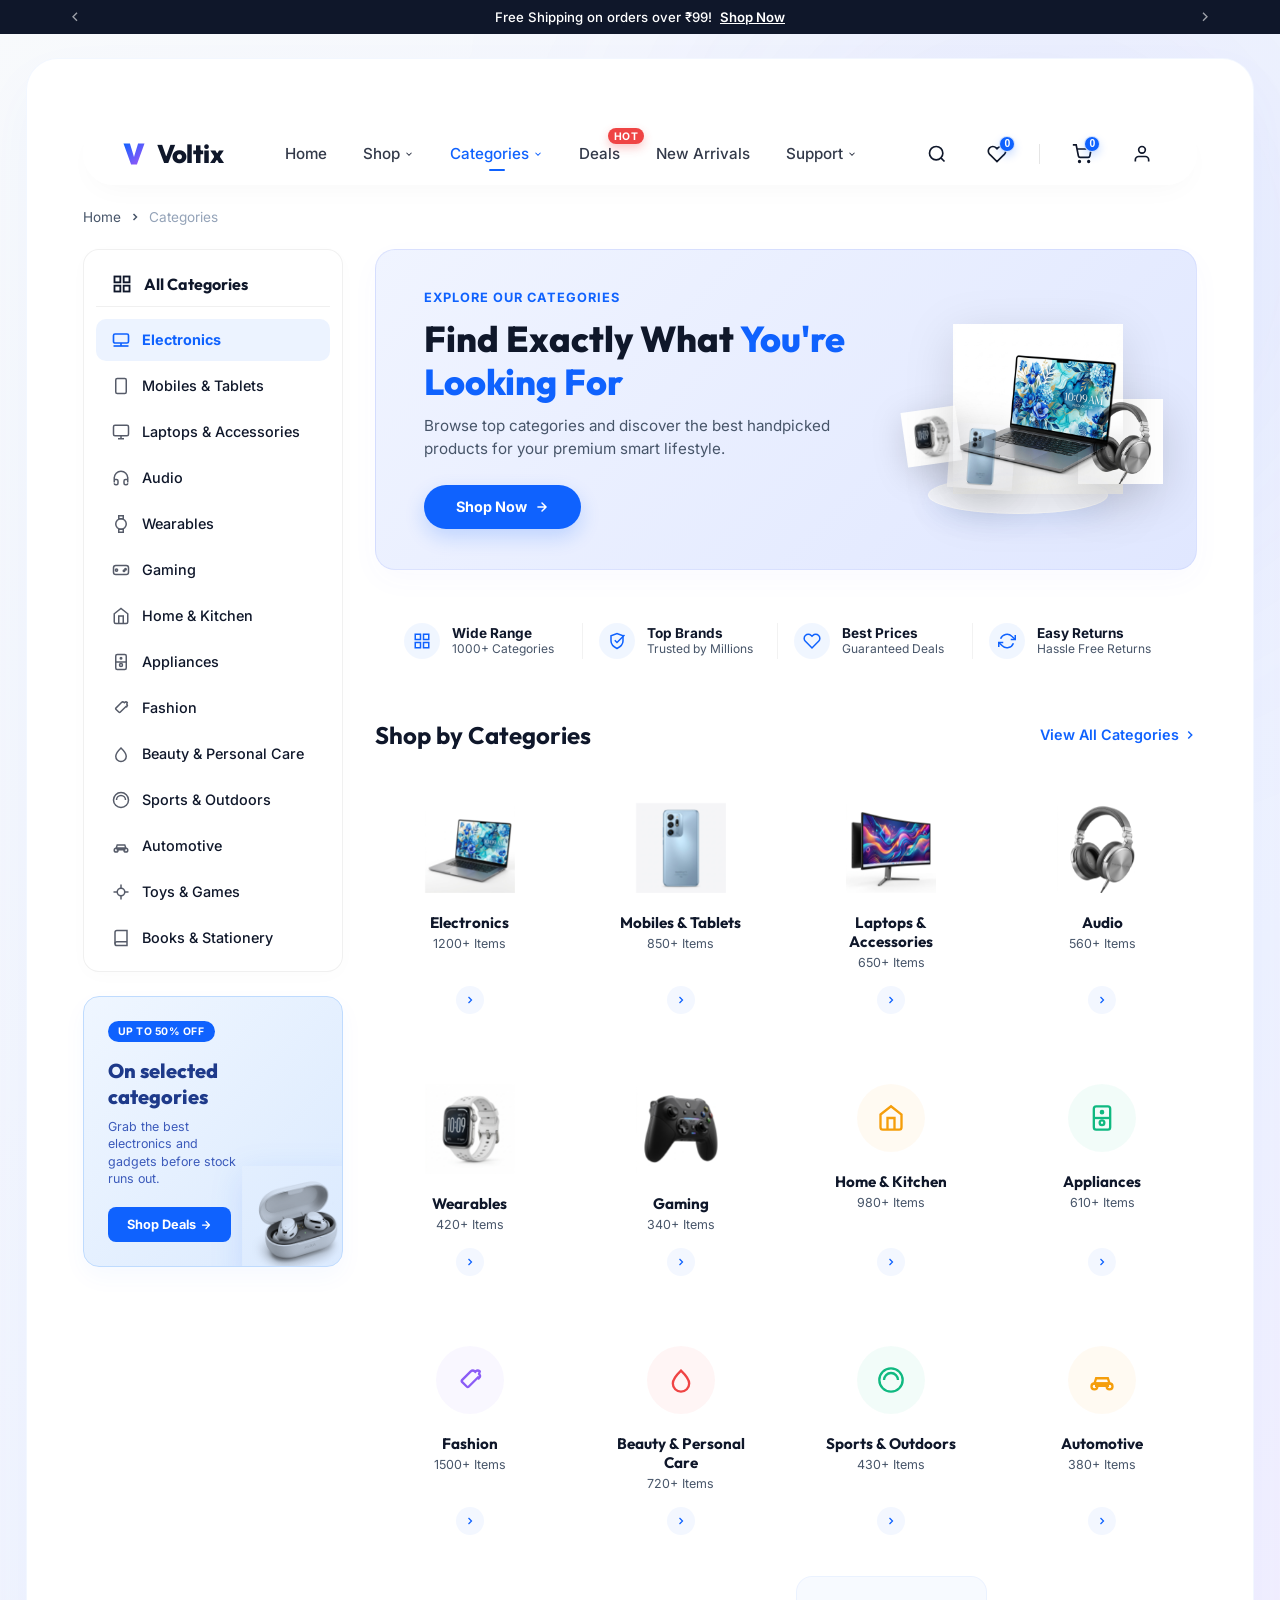
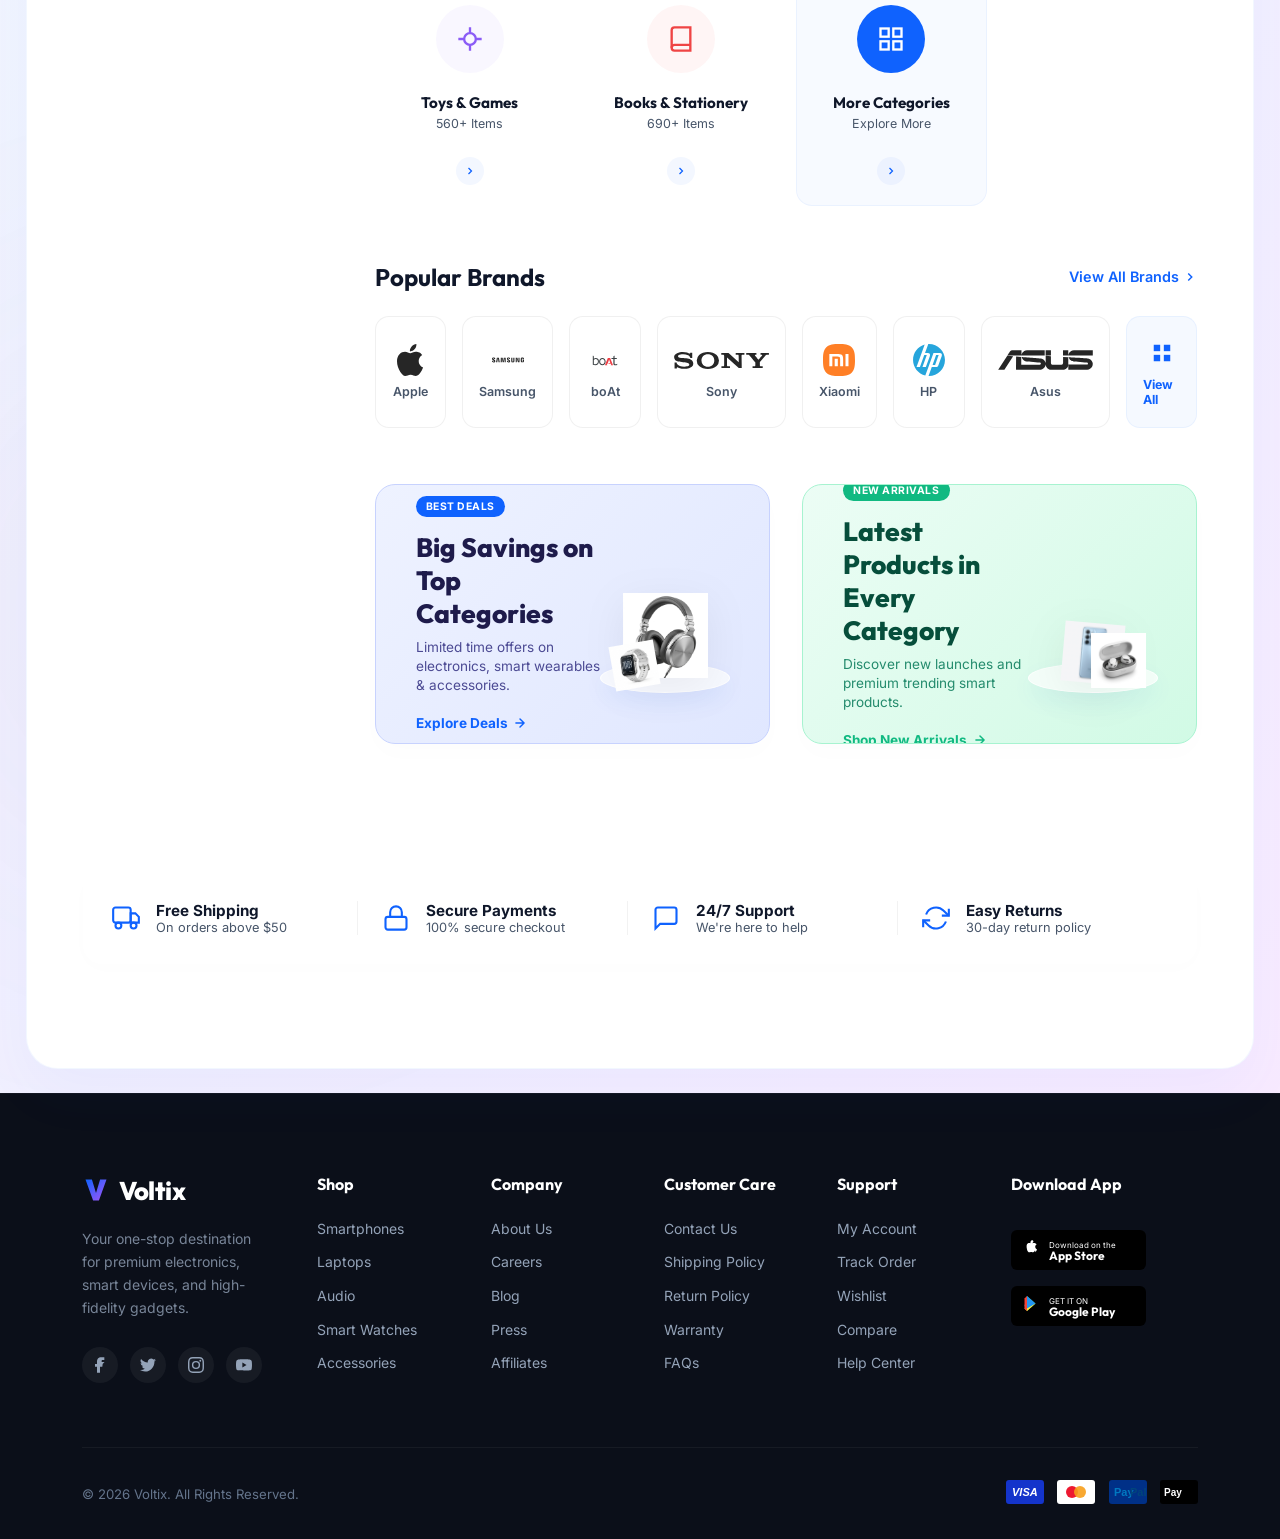
<file: categories.html>
<!DOCTYPE html>
<html lang="en">
<head>
  <meta charset="UTF-8">
  <meta name="viewport" content="width=device-width, initial-scale=1.0">
  <title>Voltix - Browse Product Categories</title>
  <!-- SEO Meta Tags -->
  <meta name="description" content="Explore Voltix product categories. Find exactly what you are looking for across electronics, mobile devices, laptops, audio systems, gaming gear, and more.">
  <link rel="stylesheet" href="style.css?v=1.7">
</head>
<body>

  <!-- Promo Announcement Bar -->
  <div class="promo-bar">
    <button class="promo-nav-btn promo-prev" aria-label="Previous Promo">
      <svg viewBox="0 0 24 24"><path d="M15 18l-6-6 6-6"/></svg>
    </button>
    <div class="promo-content">
      <span>Free Shipping on orders over ₹99!</span>
      <a href="shop.html" id="promo-link">Shop Now</a>
    </div>
    <button class="promo-nav-btn promo-next" aria-label="Next Promo">
      <svg viewBox="0 0 24 24"><path d="M9 18l6-6-6-6"/></svg>
    </button>
  </div>

  <!-- App Container Layout -->
  <div class="app-container">
    
   <!-- Header / Navigation Bar -->
    <header class="header">
      <nav class="nav-bar">
        <!-- Logo -->
        <a href="index.html" class="logo" id="logo-home">
          <svg class="logo-icon" viewBox="0 0 24 24" fill="none" xmlns="http://www.w3.org/2000/svg">
            <defs>
              <linearGradient id="logo-grad" x1="0%" y1="0%" x2="100%" y2="100%">
                <stop offset="0%" stop-color="#0f62fe" />
                <stop offset="100%" stop-color="#a855f7" />
              </linearGradient>
            </defs>
            <path d="M3 3H8.5L12 14.5L15.5 3H21L14.5 21H9.5L3 3Z" fill="url(#logo-grad)"/>
          </svg>
          <span>Voltix</span>
        </a>

        <input type="checkbox" id="nav-toggle" class="nav-toggle-checkbox">

        <!-- Links -->
        <ul class="nav-links">
          <li class="nav-item">
            <a href="index.html" class="nav-link" id="nav-home">Home</a>
          </li>
          <li class="nav-item">
            <a href="shop.html" class="nav-link" id="nav-shop">
              <span>Shop</span>
              <svg viewBox="0 0 24 24"><path d="M6 9l6 6 6-6"/></svg>
            </a>
          </li>
          <li class="nav-item">
            <a href="#" class="nav-link active" id="nav-categories">
              <span>Categories</span>
              <svg viewBox="0 0 24 24"><path d="M6 9l6 6 6-6"/></svg>
            </a>
          </li>
          <li class="nav-item" style="position: relative;">
            <a href="index.html#flash-sale" class="nav-link" id="nav-deals">Deals</a>
            <span class="badge-hot">Hot</span>
          </li>
          <li class="nav-item">
            <a href="index.html#new-arrivals" class="nav-link" id="nav-arrivals">New Arrivals</a>
          </li>
          <li class="nav-item">
            <a href="support.html" class="nav-link" id="nav-support">
              <span>Support</span>
              <svg viewBox="0 0 24 24"><path d="M6 9l6 6 6-6"/></svg>
            </a>
          </li>
        </ul>

        <!-- Actions -->
        <div class="nav-actions">
          <label for="nav-toggle" class="mobile-menu-toggle" aria-label="Toggle Menu">
            <svg class="hamburger-icon" viewBox="0 0 24 24" fill="none" stroke="currentColor" stroke-width="2.5"><line x1="3" y1="12" x2="21" y2="12"/><line x1="3" y1="6" x2="21" y2="6"/><line x1="3" y1="18" x2="21" y2="18"/></svg>
            <svg class="close-icon" viewBox="0 0 24 24" fill="none" stroke="currentColor" stroke-width="2.5" style="display: none;"><line x1="18" y1="6" x2="6" y2="18"/><line x1="6" y1="6" x2="18" y2="18"/></svg>
          </label>

          <button class="action-btn" id="btn-search" aria-label="Search">
            <svg viewBox="0 0 24 24" stroke="currentColor" fill="none"><circle cx="11" cy="11" r="8"/><line x1="21" y1="21" x2="16.65" y2="16.65"/></svg>
          </button>
          
          <button class="action-btn" id="btn-nav-fav" aria-label="Favorites" onclick="location.href='wishlist.html'">
            <svg viewBox="0 0 24 24" stroke="currentColor" fill="none"><path d="M20.84 4.61a5.5 5.5 0 0 0-7.78 0L12 5.67l-1.06-1.06a5.5 5.5 0 0 0-7.78 7.78l1.06 1.06L12 21.23l7.78-7.78 1.06-1.06a5.5 5.5 0 0 0 0-7.78z"/></svg>
            <span class="wishlist-count" id="wishlist-counter-badge">0</span>
          </button>
          
          <div class="divider"></div>
          
          <button class="action-btn" id="btn-cart" aria-label="Cart" onclick="location.href='cart.html'">
            <svg viewBox="0 0 24 24" stroke="currentColor" fill="none"><circle cx="9" cy="21" r="1"/><circle cx="20" cy="21" r="1"/><path d="M1 1h4l2.68 13.39a2 2 0 0 0 2 1.61h9.72a2 2 0 0 0 2-1.61L23 6H6"/></svg>
            <span class="cart-count" id="cart-counter-badge">0</span>
          </button>
          
          <button class="action-btn" id="btn-profile" aria-label="Profile" onclick="location.href='account.html'">
            <svg viewBox="0 0 24 24" stroke="currentColor" fill="none"><path d="M20 21v-2a4 4 0 0 0-4-4H8a4 4 0 0 0-4 4v2"/><circle cx="12" cy="7" r="4"/></svg>
          </button>
        </div>
      </nav>
    </header>

    <!-- Breadcrumbs navigation -->
    <div class="breadcrumbs">
      <a href="index.html">Home</a>
      <svg viewBox="0 0 24 24" style="width: 12px; height: 12px; fill: none; stroke: currentColor; stroke-width: 3;"><path d="M9 18l6-6-6-6"/></svg>
      <span>Categories</span>
    </div>

    <!-- Main Categories Page Layout -->
    <div class="categories-layout">
      
      <!-- Left Sidebar Menu -->
      <aside class="categories-sidebar">
        
        <ul class="sidebar-menu">
          <li class="sidebar-menu-title">
            <svg viewBox="0 0 24 24" fill="none" stroke="currentColor"><rect x="3" y="3" width="7" height="7"/><rect x="14" y="3" width="7" height="7"/><rect x="14" y="14" width="7" height="7"/><rect x="3" y="14" width="7" height="7"/></svg>
            <span>All Categories</span>
          </li>
          <li>
            <a href="shop.html?cat=electronics" class="sidebar-menu-item-link active">
              <svg viewBox="0 0 24 24" fill="none" stroke="currentColor"><rect x="2" y="4" width="20" height="12" rx="2"/><line x1="2" y1="20" x2="22" y2="20"/><line x1="12" y1="16" x2="12" y2="20"/></svg>
              <span>Electronics</span>
            </a>
          </li>
          <li>
            <a href="shop.html?cat=smartphones" class="sidebar-menu-item-link">
              <svg viewBox="0 0 24 24" fill="none" stroke="currentColor"><rect x="5" y="2" width="14" height="20" rx="2"/><line x1="12" y1="18" x2="12" y2="18"/></svg>
              <span>Mobiles & Tablets</span>
            </a>
          </li>
          <li>
            <a href="shop.html?cat=laptops" class="sidebar-menu-item-link">
              <svg viewBox="0 0 24 24" fill="none" stroke="currentColor"><rect x="2" y="3" width="20" height="14" rx="2"/><line x1="8" y1="21" x2="16" y2="21"/><line x1="12" y1="17" x2="12" y2="21"/></svg>
              <span>Laptops & Accessories</span>
            </a>
          </li>
          <li>
            <a href="shop.html?cat=audio" class="sidebar-menu-item-link">
              <svg viewBox="0 0 24 24" fill="none" stroke="currentColor"><path d="M3 18v-6a9 9 0 0 1 18 0v6"/><path d="M21 19a2 2 0 0 1-2 2h-1a2 2 0 0 1-2-2v-3a2 2 0 0 1 2-2h3"/><path d="M3 19a2 2 0 0 0 2 2h1a2 2 0 0 0 2-2v-3a2 2 0 0 0-2-2H3"/></svg>
              <span>Audio</span>
            </a>
          </li>
          <li>
            <a href="shop.html?cat=wearables" class="sidebar-menu-item-link">
              <svg viewBox="0 0 24 24" fill="none" stroke="currentColor"><circle cx="12" cy="12" r="7"/><rect x="9" y="1" width="6" height="4"/><rect x="9" y="19" width="6" height="4"/></svg>
              <span>Wearables</span>
            </a>
          </li>
          <li>
            <a href="shop.html?cat=gaming" class="sidebar-menu-item-link">
              <svg viewBox="0 0 24 24" fill="none" stroke="currentColor"><rect x="2" y="6" width="20" height="12" rx="3"/><circle cx="6" cy="12" r="1.5"/><circle cx="18" cy="11" r="1"/><circle cx="16" cy="13" r="1"/></svg>
              <span>Gaming</span>
            </a>
          </li>
          <li>
            <a href="shop.html?cat=home" class="sidebar-menu-item-link">
              <svg viewBox="0 0 24 24" fill="none" stroke="currentColor"><path d="M3 9l9-7 9 7v11a2 2 0 0 1-2 2H5a2 2 0 0 1-2-2z"/><polyline points="9 22 9 12 15 12 15 22"/></svg>
              <span>Home & Kitchen</span>
            </a>
          </li>
          <li>
            <a href="shop.html?cat=appliances" class="sidebar-menu-item-link">
              <svg viewBox="0 0 24 24" fill="none" stroke="currentColor"><rect x="5" y="2" width="14" height="20" rx="2"/><line x1="5" y1="12" x2="19" y2="12"/><circle cx="12" cy="7" r="1"/><circle cx="12" cy="16" r="2"/></svg>
              <span>Appliances</span>
            </a>
          </li>
          <li>
            <a href="shop.html?cat=fashion" class="sidebar-menu-item-link">
              <svg viewBox="0 0 24 24" fill="none" stroke="currentColor"><path d="M20.37 4.65a2.5 2.5 0 0 0-3.5 0l-.37.35-.37-.35a2.5 2.5 0 0 0-3.5 0l-7.48 7.48a1 1 0 0 0 0 1.42l4.24 4.24a1 1 0 0 0 1.42 0l7.48-7.48.37-.37.37.37.37-.37.37.37a2.5 2.5 0 0 0 0-3.5z"/></svg>
              <span>Fashion</span>
            </a>
          </li>
          <li>
            <a href="shop.html?cat=beauty" class="sidebar-menu-item-link">
              <svg viewBox="0 0 24 24" fill="none" stroke="currentColor"><path d="M12 22a7 7 0 0 0 7-7c0-4.3-7-11-7-11S5 10.7 5 15a7 7 0 0 0 7 7z"/></svg>
              <span>Beauty & Personal Care</span>
            </a>
          </li>
          <li>
            <a href="shop.html?cat=sports" class="sidebar-menu-item-link">
              <svg viewBox="0 0 24 24" fill="none" stroke="currentColor"><circle cx="12" cy="12" r="10"/><path d="M6 12A6 6 0 0 1 18 12"/></svg>
              <span>Sports & Outdoors</span>
            </a>
          </li>
          <li>
            <a href="shop.html?cat=automotive" class="sidebar-menu-item-link">
              <svg viewBox="0 0 24 24" fill="none" stroke="currentColor"><circle cx="18.5" cy="17.5" r="2.5"/><circle cx="5.5" cy="17.5" r="2.5"/><path d="M17 17H7v-2h10z"/><path d="M5.5 15h13l-1.5-4.5h-10z"/></svg>
              <span>Automotive</span>
            </a>
          </li>
          <li>
            <a href="shop.html?cat=toys" class="sidebar-menu-item-link">
              <svg viewBox="0 0 24 24" fill="none" stroke="currentColor"><circle cx="12" cy="12" r="5"/><path d="M12 2v5M12 17v5M2 12h5M17 12h5"/></svg>
              <span>Toys & Games</span>
            </a>
          </li>
          <li>
            <a href="shop.html?cat=books" class="sidebar-menu-item-link">
              <svg viewBox="0 0 24 24" fill="none" stroke="currentColor"><path d="M4 19.5A2.5 2.5 0 0 1 6.5 17H20"/><path d="M6.5 2H20v20H6.5A2.5 2.5 0 0 1 4 19.5v-15A2.5 2.5 0 0 1 6.5 2z"/></svg>
              <span>Books & Stationery</span>
            </a>
          </li>
        </ul>
        
        <!-- Sidebar Promotion Card -->
        <div class="sidebar-promo-card">
          <span class="sidebar-promo-badge">Up to 50% Off</span>
          <h3 class="sidebar-promo-title">On selected categories</h3>
          <p class="sidebar-promo-desc">Grab the best electronics and gadgets before stock runs out.</p>
          <a href="shop.html#deals" class="sidebar-promo-btn" id="sidebar-promo-btn">
            <span>Shop Deals</span>
            <svg viewBox="0 0 24 24"><path d="M5 12H19M19 12L12 5M19 12L12 19" stroke="currentColor" stroke-width="2.5" stroke-linecap="round" stroke-linejoin="round"/></svg>
          </a>
          <img class="sidebar-promo-img" src="assets/earbuds.png" alt="Promo Product Image">
        </div>

      </aside>

      <!-- Right Content Panel -->
      <main class="categories-main-content">
        
        <!-- Hero Banner -->
        <section class="categories-hero-banner">
          <div class="categories-hero-left">
            <span class="categories-hero-subtitle">Explore Our Categories</span>
            <h2 class="categories-hero-title">Find Exactly What <span class="blue-highlight">You're Looking For</span></h2>
            <p class="categories-hero-desc">Browse top categories and discover the best handpicked products for your premium smart lifestyle.</p>
            <a href="shop.html" class="categories-hero-btn" id="categories-hero-btn">
              <span>Shop Now</span>
              <svg viewBox="0 0 24 24"><path d="M5 12H19M19 12L12 5M19 12L12 19" stroke="currentColor" stroke-width="2.5" stroke-linecap="round" stroke-linejoin="round"/></svg>
            </a>
          </div>
          
          <!-- Custom Visual product overlay podium -->
          <div class="categories-hero-visual">
            <div class="categories-hero-visual-podium"></div>
            <!-- Laptop background overlay -->
            <img src="assets/laptop.png" alt="Voltix Laptop" style="width: 170px; height: auto; position: absolute; bottom: 5px; right: 25px; z-index: 2; filter: drop-shadow(0 12px 24px rgba(0,0,0,0.12));">
            <!-- Watch left overlay -->
            <img src="assets/smartwatch.png" alt="Voltix Smartwatch" style="width: 55px; height: auto; position: absolute; bottom: 35px; left: 15px; z-index: 4; filter: drop-shadow(0 8px 16px rgba(0,0,0,0.15)); transform: rotate(-8deg);">
            <!-- Phone center overlay -->
            <img src="assets/smartphone.png" alt="Voltix Smartphone" style="width: 65px; height: auto; position: absolute; bottom: 10px; left: 60px; z-index: 3; filter: drop-shadow(0 10px 20px rgba(0,0,0,0.18)); transform: rotate(4deg);">
            <!-- Headphones front-right overlay -->
            <img src="assets/headphones.png" alt="Voltix Headphones" style="width: 85px; height: auto; position: absolute; bottom: 15px; right: -15px; z-index: 5; filter: drop-shadow(0 12px 24px rgba(0,0,0,0.15));">
          </div>
        </section>

        <!-- Highlights Row -->
        <section class="categories-highlights">
          <div class="categories-highlight-item">
            <span class="categories-highlight-icon">
              <svg viewBox="0 0 24 24"><rect x="3" y="3" width="7" height="7"/><rect x="14" y="3" width="7" height="7"/><rect x="14" y="14" width="7" height="7"/><rect x="3" y="14" width="7" height="7"/></svg>
            </span>
            <div class="categories-highlight-text">
              <span class="categories-highlight-title">Wide Range</span>
              <span class="categories-highlight-desc">1000+ Categories</span>
            </div>
          </div>

          <div class="categories-highlight-item">
            <span class="categories-highlight-icon">
              <svg viewBox="0 0 24 24"><path d="M12 22s8-4 8-10V5l-8-3-8 3v7c0 6 8 10 8 10z"/><polyline points="9 11 12 14 22 4"/></svg>
            </span>
            <div class="categories-highlight-text">
              <span class="categories-highlight-title">Top Brands</span>
              <span class="categories-highlight-desc">Trusted by Millions</span>
            </div>
          </div>

          <div class="categories-highlight-item">
            <span class="categories-highlight-icon">
              <svg viewBox="0 0 24 24"><path d="M20.84 4.61a5.5 5.5 0 0 0-7.78 0L12 5.67l-1.06-1.06a5.5 5.5 0 0 0-7.78 7.78l1.06 1.06L12 21.23l7.78-7.78 1.06-1.06a5.5 5.5 0 0 0 0-7.78z"/></svg>
            </span>
            <div class="categories-highlight-text">
              <span class="categories-highlight-title">Best Prices</span>
              <span class="categories-highlight-desc">Guaranteed Deals</span>
            </div>
          </div>

          <div class="categories-highlight-item">
            <span class="categories-highlight-icon">
              <svg viewBox="0 0 24 24"><polyline points="23 4 23 10 17 10"/><polyline points="1 20 1 14 7 14"/><path d="M3.51 9a9 9 0 0 1 14.85-3.36L23 10M1 14l4.64 4.36A9 9 0 0 0 20.49 15"/></svg>
            </span>
            <div class="categories-highlight-text">
              <span class="categories-highlight-title">Easy Returns</span>
              <span class="categories-highlight-desc">Hassle Free Returns</span>
            </div>
          </div>
        </section>

        <!-- Category Grid Section -->
        <section class="categories-grid-wrap">
          <div class="categories-grid-header">
            <h3 class="categories-grid-title">Shop by Categories</h3>
            <a href="shop.html" class="section-link" style="font-size: 0.9rem; font-weight: 600; text-decoration: none; color: var(--primary); display: inline-flex; align-items: center; gap: 0.25rem;">
              <span>View All Categories</span>
              <svg viewBox="0 0 24 24" style="width: 14px; height: 14px; fill: none; stroke: currentColor; stroke-width: 2.5;"><path d="M9 18l6-6-6-6"/></svg>
            </a>
          </div>

          <div class="categories-main-grid">
            
            <!-- Category 1: Electronics -->
            <a href="shop.html?cat=electronics" class="category-grid-card">
              <div class="category-grid-img-wrap">
                <img class="category-grid-img" src="assets/laptop.png" alt="Electronics Category Image">
              </div>
              <span class="category-grid-title">Electronics</span>
              <span class="category-grid-desc">1200+ Items</span>
              <span class="category-grid-action-btn" aria-label="Go to category">
                <svg viewBox="0 0 24 24"><path d="M9 18l6-6-6-6"/></svg>
              </span>
            </a>

            <!-- Category 2: Mobiles & Tablets -->
            <a href="shop.html?cat=smartphones" class="category-grid-card">
              <div class="category-grid-img-wrap">
                <img class="category-grid-img" src="assets/smartphone.png" alt="Mobiles & Tablets Category Image">
              </div>
              <span class="category-grid-title">Mobiles & Tablets</span>
              <span class="category-grid-desc">850+ Items</span>
              <span class="category-grid-action-btn" aria-label="Go to category">
                <svg viewBox="0 0 24 24"><path d="M9 18l6-6-6-6"/></svg>
              </span>
            </a>

            <!-- Category 3: Laptops & Accessories -->
            <a href="shop.html?cat=laptops" class="category-grid-card">
              <div class="category-grid-img-wrap">
                <img class="category-grid-img" src="assets/monitor.png" alt="Laptops & Accessories Category Image">
              </div>
              <span class="category-grid-title">Laptops & Accessories</span>
              <span class="category-grid-desc">650+ Items</span>
              <span class="category-grid-action-btn" aria-label="Go to category">
                <svg viewBox="0 0 24 24"><path d="M9 18l6-6-6-6"/></svg>
              </span>
            </a>

            <!-- Category 4: Audio -->
            <a href="shop.html?cat=audio" class="category-grid-card">
              <div class="category-grid-img-wrap">
                <img class="category-grid-img" src="assets/headphones.png" alt="Audio Category Image">
              </div>
              <span class="category-grid-title">Audio</span>
              <span class="category-grid-desc">560+ Items</span>
              <span class="category-grid-action-btn" aria-label="Go to category">
                <svg viewBox="0 0 24 24"><path d="M9 18l6-6-6-6"/></svg>
              </span>
            </a>

            <!-- Category 5: Wearables -->
            <a href="shop.html?cat=wearables" class="category-grid-card">
              <div class="category-grid-img-wrap">
                <img class="category-grid-img" src="assets/smartwatch.png" alt="Wearables Category Image">
              </div>
              <span class="category-grid-title">Wearables</span>
              <span class="category-grid-desc">420+ Items</span>
              <span class="category-grid-action-btn" aria-label="Go to category">
                <svg viewBox="0 0 24 24"><path d="M9 18l6-6-6-6"/></svg>
              </span>
            </a>

            <!-- Category 6: Gaming -->
            <a href="shop.html?cat=gaming" class="category-grid-card">
              <div class="category-grid-img-wrap">
                <img class="category-grid-img" src="assets/controller.png" alt="Gaming Category Image">
              </div>
              <span class="category-grid-title">Gaming</span>
              <span class="category-grid-desc">340+ Items</span>
              <span class="category-grid-action-btn" aria-label="Go to category">
                <svg viewBox="0 0 24 24"><path d="M9 18l6-6-6-6"/></svg>
              </span>
            </a>

            <!-- Category 7: Home & Kitchen -->
            <a href="shop.html?cat=home" class="category-grid-card">
              <div class="category-grid-icon-circle orange">
                <svg viewBox="0 0 24 24" fill="none" stroke="currentColor"><path d="M3 9l9-7 9 7v11a2 2 0 0 1-2 2H5a2 2 0 0 1-2-2z"/><polyline points="9 22 9 12 15 12 15 22"/></svg>
              </div>
              <span class="category-grid-title">Home & Kitchen</span>
              <span class="category-grid-desc">980+ Items</span>
              <span class="category-grid-action-btn" aria-label="Go to category">
                <svg viewBox="0 0 24 24"><path d="M9 18l6-6-6-6"/></svg>
              </span>
            </a>

            <!-- Category 8: Appliances -->
            <a href="shop.html?cat=appliances" class="category-grid-card">
              <div class="category-grid-icon-circle green">
                <svg viewBox="0 0 24 24" fill="none" stroke="currentColor"><rect x="5" y="2" width="14" height="20" rx="2"/><line x1="5" y1="12" x2="19" y2="12"/><circle cx="12" cy="7" r="1"/><circle cx="12" cy="16" r="2"/></svg>
              </div>
              <span class="category-grid-title">Appliances</span>
              <span class="category-grid-desc">610+ Items</span>
              <span class="category-grid-action-btn" aria-label="Go to category">
                <svg viewBox="0 0 24 24"><path d="M9 18l6-6-6-6"/></svg>
              </span>
            </a>

            <!-- Category 9: Fashion -->
            <a href="shop.html?cat=fashion" class="category-grid-card">
              <div class="category-grid-icon-circle purple">
                <svg viewBox="0 0 24 24" fill="none" stroke="currentColor"><path d="M20.37 4.65a2.5 2.5 0 0 0-3.5 0l-.37.35-.37-.35a2.5 2.5 0 0 0-3.5 0l-7.48 7.48a1 1 0 0 0 0 1.42l4.24 4.24a1 1 0 0 0 1.42 0l7.48-7.48.37-.37.37.37.37-.37.37.37a2.5 2.5 0 0 0 0-3.5z"/></svg>
              </div>
              <span class="category-grid-title">Fashion</span>
              <span class="category-grid-desc">1500+ Items</span>
              <span class="category-grid-action-btn" aria-label="Go to category">
                <svg viewBox="0 0 24 24"><path d="M9 18l6-6-6-6"/></svg>
              </span>
            </a>

            <!-- Category 10: Beauty & Personal Care -->
            <a href="shop.html?cat=beauty" class="category-grid-card">
              <div class="category-grid-icon-circle red">
                <svg viewBox="0 0 24 24" fill="none" stroke="currentColor"><path d="M12 22a7 7 0 0 0 7-7c0-4.3-7-11-7-11S5 10.7 5 15a7 7 0 0 0 7 7z"/></svg>
              </div>
              <span class="category-grid-title">Beauty & Personal Care</span>
              <span class="category-grid-desc">720+ Items</span>
              <span class="category-grid-action-btn" aria-label="Go to category">
                <svg viewBox="0 0 24 24"><path d="M9 18l6-6-6-6"/></svg>
              </span>
            </a>

            <!-- Category 11: Sports & Outdoors -->
            <a href="shop.html?cat=sports" class="category-grid-card">
              <div class="category-grid-icon-circle green">
                <svg viewBox="0 0 24 24" fill="none" stroke="currentColor"><circle cx="12" cy="12" r="10"/><path d="M6 12A6 6 0 0 1 18 12"/></svg>
              </div>
              <span class="category-grid-title">Sports & Outdoors</span>
              <span class="category-grid-desc">430+ Items</span>
              <span class="category-grid-action-btn" aria-label="Go to category">
                <svg viewBox="0 0 24 24"><path d="M9 18l6-6-6-6"/></svg>
              </span>
            </a>

            <!-- Category 12: Automotive -->
            <a href="shop.html?cat=automotive" class="category-grid-card">
              <div class="category-grid-icon-circle orange">
                <svg viewBox="0 0 24 24" fill="none" stroke="currentColor"><circle cx="18.5" cy="17.5" r="2.5"/><circle cx="5.5" cy="17.5" r="2.5"/><path d="M17 17H7v-2h10z"/><path d="M5.5 15h13l-1.5-4.5h-10z"/></svg>
              </div>
              <span class="category-grid-title">Automotive</span>
              <span class="category-grid-desc">380+ Items</span>
              <span class="category-grid-action-btn" aria-label="Go to category">
                <svg viewBox="0 0 24 24"><path d="M9 18l6-6-6-6"/></svg>
              </span>
            </a>

            <!-- Category 13: Toys & Games -->
            <a href="shop.html?cat=toys" class="category-grid-card">
              <div class="category-grid-icon-circle purple">
                <svg viewBox="0 0 24 24" fill="none" stroke="currentColor"><circle cx="12" cy="12" r="5"/><path d="M12 2v5M12 17v5M2 12h5M17 12h5"/></svg>
              </div>
              <span class="category-grid-title">Toys & Games</span>
              <span class="category-grid-desc">560+ Items</span>
              <span class="category-grid-action-btn" aria-label="Go to category">
                <svg viewBox="0 0 24 24"><path d="M9 18l6-6-6-6"/></svg>
              </span>
            </a>

            <!-- Category 14: Books & Stationery -->
            <a href="shop.html?cat=books" class="category-grid-card">
              <div class="category-grid-icon-circle red">
                <svg viewBox="0 0 24 24" fill="none" stroke="currentColor"><path d="M4 19.5A2.5 2.5 0 0 1 6.5 17H20"/><path d="M6.5 2H20v20H6.5A2.5 2.5 0 0 1 4 19.5v-15A2.5 2.5 0 0 1 6.5 2z"/></svg>
              </div>
              <span class="category-grid-title">Books & Stationery</span>
              <span class="category-grid-desc">690+ Items</span>
              <span class="category-grid-action-btn" aria-label="Go to category">
                <svg viewBox="0 0 24 24"><path d="M9 18l6-6-6-6"/></svg>
              </span>
            </a>

            <!-- Category 15: More Categories Action Card -->
            <a href="shop.html" class="category-grid-card action-card">
              <div class="category-grid-icon-circle">
                <svg viewBox="0 0 24 24" fill="none" stroke="currentColor"><rect x="3" y="3" width="7" height="7"/><rect x="14" y="3" width="7" height="7"/><rect x="14" y="14" width="7" height="7"/><rect x="3" y="14" width="7" height="7"/></svg>
              </div>
              <span class="category-grid-title">More Categories</span>
              <span class="category-grid-desc">Explore More</span>
              <span class="category-grid-action-btn" aria-label="Explore more categories">
                <svg viewBox="0 0 24 24"><path d="M9 18l6-6-6-6"/></svg>
              </span>
            </a>

          </div>
        </section>

        <!-- Popular Brands Section -->
        <section class="brands-section-wrap">
          <div class="categories-grid-header">
            <h3 class="categories-grid-title">Popular Brands</h3>
            <a href="shop.html" class="section-link" style="font-size: 0.9rem; font-weight: 600; text-decoration: none; color: var(--primary); display: inline-flex; align-items: center; gap: 0.25rem;">
              <span>View All Brands</span>
              <svg viewBox="0 0 24 24" style="width: 14px; height: 14px; fill: none; stroke: currentColor; stroke-width: 2.5;"><path d="M9 18l6-6-6-6"/></svg>
            </a>
          </div>

          <div class="brands-grid">
            
            <a href="shop.html?brand=apple" class="brand-card">
              <div class="brand-logo-image">
                <img class="brand-logo-img" src="assets/logo_apple.svg" alt="Apple">
              </div>
              <span class="brand-card-name">Apple</span>
            </a>

            <a href="shop.html?brand=samsung" class="brand-card">
              <div class="brand-logo-image">
                <img class="brand-logo-img" src="assets/logo_samsung.svg" alt="Samsung">
              </div>
              <span class="brand-card-name">Samsung</span>
            </a>

            <a href="shop.html?brand=boat" class="brand-card">
              <div class="brand-logo-image">
                <img class="brand-logo-img" src="assets/logo_boat.svg" alt="boAt">
              </div>
              <span class="brand-card-name">boAt</span>
            </a>

            <a href="shop.html?brand=sony" class="brand-card">
              <div class="brand-logo-image">
                <img class="brand-logo-img" src="assets/logo_sony.svg" alt="Sony">
              </div>
              <span class="brand-card-name">Sony</span>
            </a>

            <a href="shop.html?brand=xiaomi" class="brand-card">
              <div class="brand-logo-image">
                <img class="brand-logo-img" src="assets/logo_xiaomi.svg" alt="Xiaomi">
              </div>
              <span class="brand-card-name">Xiaomi</span>
            </a>

            <a href="shop.html?brand=hp" class="brand-card">
              <div class="brand-logo-image">
                <img class="brand-logo-img" src="assets/logo_hp.svg" alt="HP">
              </div>
              <span class="brand-card-name">HP</span>
            </a>

            <a href="shop.html?brand=asus" class="brand-card">
              <div class="brand-logo-image">
                <img class="brand-logo-img" src="assets/logo_asus.svg" alt="Asus">
              </div>
              <span class="brand-card-name">Asus</span>
            </a>

            <a href="shop.html" class="brand-card view-all-card">
              <div class="brand-logo-icon">
                <svg viewBox="0 0 24 24"><rect x="3" y="3" width="7" height="7"/><rect x="14" y="3" width="7" height="7"/><rect x="14" y="14" width="7" height="7"/><rect x="3" y="14" width="7" height="7"/></svg>
              </div>
              <span class="brand-card-name">View All</span>
            </a>

          </div>
        </section>

        <!-- Bottom Banners Promo Grid -->
        <section class="categories-promos-grid">
          
          <!-- Promo Card 1: Big Savings -->
          <a href="shop.html#deals" class="cat-promo-banner-card blue">
            <div class="cat-promo-left">
              <span class="cat-promo-badge">Best Deals</span>
              <h4 class="cat-promo-title">Big Savings on Top Categories</h4>
              <p class="cat-promo-desc">Limited time offers on electronics, smart wearables & accessories.</p>
              <span class="cat-promo-btn">
                <span>Explore Deals</span>
                <svg viewBox="0 0 24 24"><path d="M5 12H19M19 12L12 5M19 12L12 19" stroke="currentColor" stroke-width="2.5" stroke-linecap="round" stroke-linejoin="round"/></svg>
              </span>
            </div>
            
            <div class="cat-promo-visual">
              <div class="categories-hero-visual-podium" style="width: 130px; height: 30px; bottom: 10px;"></div>
              <img class="cat-promo-img" src="assets/headphones.png" alt="Headphones Deals" style="position: absolute; bottom: 25px; z-index: 3; width: 85px;">
              <img src="assets/smartwatch.png" alt="Smartwatch Deals" style="position: absolute; bottom: 15px; left: 10px; z-index: 4; width: 45px; transform: rotate(-10deg);">
            </div>
          </a>

          <!-- Promo Card 2: New Arrivals -->
          <a href="shop.html#new-arrivals" class="cat-promo-banner-card green">
            <div class="cat-promo-left">
              <span class="cat-promo-badge">New Arrivals</span>
              <h4 class="cat-promo-title">Latest Products in Every Category</h4>
              <p class="cat-promo-desc">Discover new launches and premium trending smart products.</p>
              <span class="cat-promo-btn">
                <span>Shop New Arrivals</span>
                <svg viewBox="0 0 24 24"><path d="M5 12H19M19 12L12 5M19 12L12 19" stroke="currentColor" stroke-width="2.5" stroke-linecap="round" stroke-linejoin="round"/></svg>
              </span>
            </div>
            
            <div class="cat-promo-visual">
              <div class="categories-hero-visual-podium" style="width: 130px; height: 30px; bottom: 10px;"></div>
              <img class="cat-promo-img" src="assets/smartphone.png" alt="Smartphone New Arrivals" style="position: absolute; bottom: 20px; z-index: 3; width: 60px; transform: rotate(5deg);">
              <img src="assets/earbuds.png" alt="Earbuds New Arrivals" style="position: absolute; bottom: 15px; right: 10px; z-index: 4; width: 55px;">
            </div>
          </a>

        </section>

      </main>

    </div>

    <!-- 4. Trust Features Bar -->
    <section class="support-features-bar">
      <div class="support-feature-item">
        <div class="support-feature-icon">
          <svg viewBox="0 0 24 24"><rect x="1" y="3" width="15" height="13" rx="2" ry="2"/><polygon points="16 8 20 8 23 11 23 16 16 16 16 8"/><circle cx="5.5" cy="18.5" r="2.5"/><circle cx="18.5" cy="18.5" r="2.5"/></svg>
        </div>
        <div class="support-feature-text">
          <span class="support-feature-title">Free Shipping</span>
          <span class="support-feature-desc">On orders above $50</span>
        </div>
      </div>

      <div class="support-feature-item">
        <div class="support-feature-icon">
          <svg viewBox="0 0 24 24"><rect x="3" y="11" width="18" height="11" rx="2" ry="2"/><path d="M7 11V7a5 5 0 0 1 10 0v4"/></svg>
        </div>
        <div class="support-feature-text">
          <span class="support-feature-title">Secure Payments</span>
          <span class="support-feature-desc">100% secure checkout</span>
        </div>
      </div>

      <div class="support-feature-item">
        <div class="support-feature-icon">
          <svg viewBox="0 0 24 24"><path d="M21 15a2 2 0 0 1-2 2H7l-4 4V5a2 2 0 0 1 2-2h14a2 2 0 0 1 2 2z"/></svg>
        </div>
        <div class="support-feature-text">
          <span class="support-feature-title">24/7 Support</span>
          <span class="support-feature-desc">We're here to help</span>
        </div>
      </div>

      <div class="support-feature-item" style="border-right: none;">
        <div class="support-feature-icon">
          <svg viewBox="0 0 24 24"><polyline points="23 4 23 10 17 10"/><polyline points="1 20 1 14 7 14"/><path d="M3.51 9a9 9 0 0 1 14.85-3.36L23 10M1 14l4.64 4.36A9 9 0 0 0 20.49 15"/></svg>
        </div>
        <div class="support-feature-text">
          <span class="support-feature-title">Easy Returns</span>
          <span class="support-feature-desc">30-day return policy</span>
        </div>
      </div>
    </section>
  </div> <!-- Close outer app-container to allow full-width footer background -->

   <!-- 13. Complete Footer -->
  <footer class="footer">
    <div class="app-container desktop-footer">
      
      <div class="footer-top">
        <!-- Brand Info -->
        <div class="footer-brand">
          <a href="#" class="logo">
            <svg class="logo-icon" viewBox="0 0 24 24" fill="none" xmlns="http://www.w3.org/2000/svg">
              <path d="M3 3H8.5L12 14.5L15.5 3H21L14.5 21H9.5L3 3Z" fill="url(#logo-grad)"/>
            </svg>
            <span>Voltix</span>
          </a>
          <p class="footer-desc">Your one-stop destination for premium electronics, smart devices, and high-fidelity gadgets.</p>
          <ul class="social-links">
            <li><a href="#" class="social-btn" aria-label="Facebook"><svg viewBox="0 0 24 24"><path d="M18.77 7.46H14.5v-1.9c0-.9.6-1.1 1-1.1h3V.5h-4.33C9.24.5 7.5 3.44 7.5 7v3.5H4.5v4h3v9H12v-9h3.5l.5-4z"/></svg></a></li>
            <li><a href="#" class="social-btn" aria-label="Twitter"><svg viewBox="0 0 24 24"><path d="M23.95 4.57a10 10 0 0 1-2.82.77 4.96 4.96 0 0 0 2.16-2.72c-.95.55-2 .95-3.12 1.18a4.92 4.92 0 0 0-8.38 4.48 13.98 13.98 0 0 1-10.15-5.15 4.92 4.92 0 0 0 1.52 6.57 4.9 4.9 0 0 1-2.23-.62v.06a4.92 4.92 0 0 0 3.95 4.83 4.9 4.9 0 0 1-2.22.08 4.92 4.92 0 0 0 4.6 3.42A9.9 9.9 0 0 1 0 19.54a13.94 13.94 0 0 0 7.55 2.21c9.14 0 14.3-7.72 14.07-14.88a10 10 0 0 0 2.33-2.3z"/></svg></a></li>
            <li><a href="#" class="social-btn" aria-label="Instagram"><svg viewBox="0 0 24 24"><path d="M12 2.163c3.204 0 3.584.012 4.85.07 3.252.148 4.771 1.691 4.919 4.919.058 1.265.069 1.645.069 4.849 0 3.205-.012 3.584-.069 4.849-.149 3.225-1.664 4.771-4.919 4.919-1.266.058-1.644.07-4.85.07-3.204 0-3.584-.012-4.849-.07-3.26-.149-4.771-1.699-4.919-4.92-.058-1.265-.07-1.644-.07-4.849 0-3.204.013-3.583.07-4.849.149-3.227 1.664-4.771 4.919-4.919 1.266-.057 1.645-.069 4.849-.069zM12 0C8.741 0 8.333.014 7.053.072 2.695.272.273 2.69.073 7.051.014 8.333 0 8.741 0 12c0 3.259.014 3.668.072 4.948.2 4.358 2.618 6.78 6.98 6.98 1.281.058 1.689.072 4.948.072 3.259 0 3.668-.014 4.948-.072 4.354-.2 6.782-2.618 6.979-6.98.059-1.28.073-1.689.073-4.948 0-3.259-.014-3.667-.072-4.947-.196-4.354-2.617-6.78-6.979-6.98C15.668.014 15.259 0 12 0zm0 5.838a6.162 6.162 0 1 0 0 12.324 6.162 6.162 0 0 0 0-12.324zM12 16a4 4 0 1 1 0-8 4 4 0 0 1 0 8zm6.406-11.845a1.44 1.44 0 1 0 0 2.881 1.44 1.44 0 0 0 0-2.881z"/></svg></a></li>
            <li><a href="#" class="social-btn" aria-label="YouTube"><svg viewBox="0 0 24 24"><path d="M23.498 6.163a3.003 3.003 0 0 0-2.11-2.11C19.518 3.545 12 3.545 12 3.545s-7.518 0-9.388.507a3.003 3.003 0 0 0-2.11 2.11C0 8.033 0 12 0 12s0 3.967.502 5.837a3.003 3.003 0 0 0 2.11 2.11c1.87.507 9.388.507 9.388.507s7.518 0 9.388-.507a3.003 3.003 0 0 0 2.11-2.11C24 15.967 24 12 24 12s0-3.967-.502-5.837zM9.545 15.568V8.432L15.818 12l-6.273 3.568z"/></svg></a></li>
          </ul>
        </div>

        <!-- Shop Links -->
        <div>
          <h3 class="footer-col-title">Shop</h3>
          <ul class="footer-menu">
            <li><a href="#shop?cat=smartphones" class="footer-link">Smartphones</a></li>
            <li><a href="#shop?cat=laptops" class="footer-link">Laptops</a></li>
            <li><a href="#shop?cat=audio" class="footer-link">Audio</a></li>
            <li><a href="#shop?cat=smartwatches" class="footer-link">Smart Watches</a></li>
            <li><a href="#shop?cat=accessories" class="footer-link">Accessories</a></li>
          </ul>
        </div>

        <!-- Company Links -->
        <div>
          <h3 class="footer-col-title">Company</h3>
          <ul class="footer-menu">
            <li><a href="#about" class="footer-link">About Us</a></li>
            <li><a href="#careers" class="footer-link">Careers</a></li>
            <li><a href="#blog" class="footer-link">Blog</a></li>
            <li><a href="#press" class="footer-link">Press</a></li>
            <li><a href="#affiliate" class="footer-link">Affiliates</a></li>
          </ul>
        </div>

        <!-- Customer Care Links -->
        <div>
          <h3 class="footer-col-title">Customer Care</h3>
          <ul class="footer-menu">
            <li><a href="support.html" class="footer-link">Contact Us</a></li>
            <li><a href="#shipping" class="footer-link">Shipping Policy</a></li>
            <li><a href="#returns" class="footer-link">Return Policy</a></li>
            <li><a href="#warranty" class="footer-link">Warranty</a></li>
            <li><a href="support.html" class="footer-link">FAQs</a></li>
          </ul>
        </div>

        <!-- Support Links -->
        <div>
          <h3 class="footer-col-title">Support</h3>
          <ul class="footer-menu">
            <li><a href="account.html" class="footer-link">My Account</a></li>
            <li><a href="support.html" class="footer-link">Track Order</a></li>
            <li><a href="wishlist.html" class="footer-link">Wishlist</a></li>
            <li><a href="#compare" class="footer-link">Compare</a></li>
            <li><a href="support.html" class="footer-link">Help Center</a></li>
          </ul>
        </div>

        <!-- Apps Info -->
        <div class="footer-apps">
          <h3 class="footer-col-title">Download App</h3>
          <a href="#" class="app-download-btn">
            <!-- Vector App Store Button -->
            <svg viewBox="0 0 135 40" style="width: 135px; height: 40px;"><rect width="135" height="40" rx="6" fill="#000"/><text x="38" y="18" fill="#fff" font-family="var(--font-body)" font-size="8">Download on the</text><text x="38" y="30" fill="#fff" font-family="var(--font-heading)" font-weight="700" font-size="12">App Store</text><path d="M22 13.5c-.8.8-1.7.8-2 .5s-.8-1.2-.5-2.2c.3-.9.9-1.5 1.7-1.5s1.2.6 1.2 1.3c0 .8-.6 1.1-1.1 1.3m2.7 7.7c-.5.8-1 1.7-1.8 1.7-.8.1-1-.4-2-.4s-1.2.4-2 .4c-.7 0-1.4-.9-1.9-1.8C16 19.3 15 16 16 14.3c.5-.9 1.4-1.4 2.3-1.4s1.7.6 2.2.6c.5 0 1.5-.7 2.6-.6.4 0 1.8.2 2.6 1.3-.1.1-1.5.9-1.5 2.6 0 2 1.7 2.7 1.8 2.7-.1.4-.7 1.6-1.3 2.7" fill="#fff"/></svg>
          </a>
          <a href="#" class="app-download-btn">
            <!-- Vector Google Play Button -->
            <svg viewBox="0 0 135 40" style="width: 135px; height: 40px;"><rect width="135" height="40" rx="6" fill="#000"/><text x="38" y="18" fill="#fff" font-family="var(--font-body)" font-size="8">GET IT ON</text><text x="38" y="30" fill="#fff" font-family="var(--font-heading)" font-weight="700" font-size="12">Google Play</text><path d="M16 10l8.5 7.5L16 25V10z" fill="#4caf50"/><path d="M24.5 17.5L16 25l-2.5-2.5 8.5-5z" fill="#ffeb3b"/><path d="M16 10l8.5 7.5-8.5 5-2.5-2.5z" fill="#2196f3"/><path d="M16 10v15l-2.5-2.5V12.5z" fill="#f44336"/></svg>
          </a>
        </div>

      </div>

      <div class="footer-bottom">
        <span>&copy; 2026 Voltix. All Rights Reserved.</span>
        
        <!-- Payment Icons -->
        <ul class="payment-icons">
          <li class="payment-icon">
            <!-- Visa SVG -->
            <svg viewBox="0 0 38 24"><rect width="38" height="24" rx="3" fill="#1434CB"/><text x="6" y="16" fill="#fff" font-family="sans-serif" font-weight="bold" font-style="italic" font-size="11">VISA</text></svg>
          </li>
          <li class="payment-icon">
            <!-- Mastercard SVG -->
            <svg viewBox="0 0 38 24"><rect width="38" height="24" rx="3" fill="#fff"/><circle cx="15" cy="12" r="6" fill="#EB001B" opacity="0.9"/><circle cx="23" cy="12" r="6" fill="#F79E1B" opacity="0.9"/></svg>
          </li>
          <li class="payment-icon">
            <!-- Paypal SVG -->
            <svg viewBox="0 0 38 24"><rect width="38" height="24" rx="3" fill="#003087"/><text x="5" y="16" fill="#0079C1" font-family="sans-serif" font-weight="bold" font-size="11">Pay</text><text x="21" y="16" fill="#00457C" font-family="sans-serif" font-weight="bold" font-size="11">Pal</text></svg>
          </li>
          <li class="payment-icon">
            <!-- Apple Pay SVG -->
            <svg viewBox="0 0 38 24"><rect width="38" height="24" rx="3" fill="#000"/><text x="4" y="16" fill="#fff" font-family="sans-serif" font-weight="bold" font-size="10">Pay</text></svg>
          </li>
        </ul>
      </div>

    </div>

    <!-- Mobile Footer -->
    <div class="mobile-footer">
      <!-- Accordion Section 1: Shop -->
      <div class="mobile-footer-accordion active">
        <button class="accordion-header" onclick="toggleFooterAccordion(this)">
          <div class="accordion-title-wrap">
            <span class="accordion-icon purple">
              <!-- Bag Icon -->
              <svg viewBox="0 0 24 24" fill="none" stroke="currentColor" stroke-width="2" stroke-linecap="round" stroke-linejoin="round"><path d="M6 2L3 6v14a2 2 0 0 0 2 2h14a2 2 0 0 0 2-2V6l-3-4z"></path><line x1="3" y1="6" x2="21" y2="6"></line><path d="M16 10a4 4 0 0 1-8 0"></path></svg>
            </span>
            <span class="accordion-title">Shop</span>
          </div>
          <svg class="chevron-icon" viewBox="0 0 24 24" fill="none" stroke="currentColor" stroke-width="2" stroke-linecap="round" stroke-linejoin="round"><polyline points="6 9 12 15 18 9"></polyline></svg>
        </button>
        <div class="accordion-content">
          <div class="accordion-links-wrap">
            <a href="shop.html?cat=smartphones">Smartphones</a> • 
            <a href="shop.html?cat=laptops">Laptops</a> • 
            <a href="shop.html?cat=audio">Audio</a><br>
            <a href="shop.html?cat=smartwatches">Smart Watches</a> • 
            <a href="shop.html?cat=accessories">Accessories</a> • 
            <a href="shop.html">More</a>
          </div>
        </div>
      </div>

      <!-- Accordion Section 2: Company -->
      <div class="mobile-footer-accordion active">
        <button class="accordion-header" onclick="toggleFooterAccordion(this)">
          <div class="accordion-title-wrap">
            <span class="accordion-icon blue">
              <!-- Building Icon -->
              <svg viewBox="0 0 24 24" fill="none" stroke="currentColor" stroke-width="2" stroke-linecap="round" stroke-linejoin="round"><rect x="4" y="2" width="16" height="20" rx="2" ry="2"></rect><line x1="9" y1="22" x2="9" y2="16"></line><line x1="15" y1="22" x2="15" y2="16"></line><line x1="9" y1="16" x2="15" y2="16"></line><path d="M9 8h.01"></path><path d="M15 8h.01"></path><path d="M9 12h.01"></path><path d="M15 12h.01"></path></svg>
            </span>
            <span class="accordion-title">Company</span>
          </div>
          <svg class="chevron-icon" viewBox="0 0 24 24" fill="none" stroke="currentColor" stroke-width="2" stroke-linecap="round" stroke-linejoin="round"><polyline points="6 9 12 15 18 9"></polyline></svg>
        </button>
        <div class="accordion-content">
          <div class="accordion-links-wrap">
            <a href="#about">About Us</a> • 
            <a href="#careers">Careers</a> • 
            <a href="#blog">Blog</a><br>
            <a href="#press">Press</a> • 
            <a href="#affiliates">Affiliates</a> • 
            <a href="support.html">Contact Us</a>
          </div>
        </div>
      </div>

      <!-- Accordion Section 3: Customer Care -->
      <div class="mobile-footer-accordion active">
        <button class="accordion-header" onclick="toggleFooterAccordion(this)">
          <div class="accordion-title-wrap">
            <span class="accordion-icon green">
              <!-- Headset Icon -->
              <svg viewBox="0 0 24 24" fill="none" stroke="currentColor" stroke-width="2" stroke-linecap="round" stroke-linejoin="round"><path d="M3 18v-6a9 9 0 0 1 18 0v6"></path><path d="M21 19a2 2 0 0 1-2 2h-1a2 2 0 0 1-2-2v-3a2 2 0 0 1 2-2h3"></path><path d="M3 19a2 2 0 0 0 2 2h1a2 2 0 0 0 2-2v-3a2 2 0 0 0-2-2H3"></path></svg>
            </span>
            <span class="accordion-title">Customer Care</span>
          </div>
          <svg class="chevron-icon" viewBox="0 0 24 24" fill="none" stroke="currentColor" stroke-width="2" stroke-linecap="round" stroke-linejoin="round"><polyline points="6 9 12 15 18 9"></polyline></svg>
        </button>
        <div class="accordion-content">
          <div class="accordion-links-wrap">
            <a href="account.html">My Account</a> • 
            <a href="support.html">Track Order</a> • 
            <a href="wishlist.html">Wishlist</a><br>
            <a href="#returns">Returns & Refunds</a> • 
            <a href="support.html">Help Center</a>
          </div>
        </div>
      </div>

      <!-- Accordion Section 4: Support -->
      <div class="mobile-footer-accordion active">
        <button class="accordion-header" onclick="toggleFooterAccordion(this)">
          <div class="accordion-title-wrap">
            <span class="accordion-icon orange">
              <!-- Shield Icon -->
              <svg viewBox="0 0 24 24" fill="none" stroke="currentColor" stroke-width="2" stroke-linecap="round" stroke-linejoin="round"><path d="M12 22s8-4 8-10V5l-8-3-8 3v7c0 6 8 10 8 10z"></path><path d="M9 11l2 2 4-4"></path></svg>
            </span>
            <span class="accordion-title">Support</span>
          </div>
          <svg class="chevron-icon" viewBox="0 0 24 24" fill="none" stroke="currentColor" stroke-width="2" stroke-linecap="round" stroke-linejoin="round"><polyline points="6 9 12 15 18 9"></polyline></svg>
        </button>
        <div class="accordion-content">
          <div class="accordion-links-wrap">
            <a href="#shipping">Shipping Policy</a> • 
            <a href="#returns">Return Policy</a><br>
            <a href="#terms">Terms & Conditions</a> • 
            <a href="#privacy">Privacy Policy</a>
          </div>
        </div>
      </div>

      <!-- App Download Section -->
      <div class="mobile-footer-apps-section">
        <h4 class="mobile-footer-heading">Download Our App</h4>
        <p class="mobile-footer-subheading">Shop faster & get exclusive app offers</p>
        <div class="mobile-footer-app-btns">
          <a href="#" class="mobile-app-btn">
            <svg viewBox="0 0 135 40"><rect width="135" height="40" rx="6" fill="#000" /><text x="38" y="18" fill="#fff" font-family="var(--font-body)" font-size="8">GET IT ON</text><text x="38" y="30" fill="#fff" font-family="var(--font-heading)" font-weight="700" font-size="12">Google Play</text><path d="M16 10l8.5 7.5L16 25V10z" fill="#4caf50" /><path d="M24.5 17.5L16 25l-2.5-2.5 8.5-5z" fill="#ffeb3b" /><path d="M16 10l8.5 7.5-8.5 5-2.5-2.5z" fill="#2196f3" /><path d="M16 10v15l-2.5-2.5V12.5z" fill="#f44336" /></svg>
          </a>
          <a href="#" class="mobile-app-btn">
            <svg viewBox="0 0 135 40"><rect width="135" height="40" rx="6" fill="#000" /><text x="38" y="18" fill="#fff" font-family="var(--font-body)" font-size="8">Download on the</text><text x="38" y="30" fill="#fff" font-family="var(--font-heading)" font-weight="700" font-size="12">App Store</text><path d="M22 13.5c-.8.8-1.7.8-2 .5s-.8-1.2-.5-2.2c.3-.9.9-1.5 1.7-1.5s1.2.6 1.2 1.3c0 .8-.6 1.1-1.1 1.3m2.7 7.7c-.5.8-1 1.7-1.8 1.7-.8.1-1-.4-2-.4s-1.2.4-2 .4c-.7 0-1.4-.9-1.9-1.8C16 19.3 15 16 16 14.3c.5-.9 1.4-1.4 2.3-1.4s1.7.6 2.2.6c.5 0 1.5-.7 2.6-.6.4 0 1.8.2 2.6 1.3-.1.1-1.5.9-1.5 2.6 0 2 1.7 2.7 1.8 2.7-.1.4-.7 1.6-1.3 2.7" fill="#fff" /></svg>
          </a>
        </div>
      </div>

      <!-- Follow Us Section -->
      <div class="mobile-footer-socials-section">
        <h4 class="mobile-footer-heading">Follow Us</h4>
        <div class="mobile-footer-social-icons">
          <a href="#" class="social-circle instagram">
            <svg viewBox="0 0 24 24" fill="none" stroke="currentColor" stroke-width="2" stroke-linecap="round" stroke-linejoin="round"><rect x="2" y="2" width="20" height="20" rx="5" ry="5"></rect><path d="M16 11.37A4 4 0 1 1 12.63 8 4 4 0 0 1 16 11.37z"></path><line x1="17.5" y1="6.5" x2="17.51" y2="6.5"></line></svg>
          </a>
          <a href="#" class="social-circle facebook">
            <svg viewBox="0 0 24 24" fill="none" stroke="currentColor" stroke-width="2" stroke-linecap="round" stroke-linejoin="round"><path d="M18 2h-3a5 5 0 0 0-5 5v3H7v4h3v8h4v-8h3l1-4h-4V7a1 1 0 0 1 1-1h3z"></path></svg>
          </a>
          <a href="#" class="social-circle twitter">
            <svg viewBox="0 0 24 24" fill="none" stroke="currentColor" stroke-width="2" stroke-linecap="round" stroke-linejoin="round"><path d="M23 3a10.9 10.9 0 0 1-3.14 1.53 4.48 4.48 0 0 0-7.86 3v1A10.66 10.66 0 0 1 3 4s-4 9 5 13a11.64 11.64 0 0 1-7 2c9 5 20 0 20-11.5a4.5 4.5 0 0 0-.08-.83A7.72 7.72 0 0 0 23 3z"></path></svg>
          </a>
          <a href="#" class="social-circle youtube">
            <svg viewBox="0 0 24 24" fill="none" stroke="currentColor" stroke-width="2" stroke-linecap="round" stroke-linejoin="round"><path d="M22.54 6.42a2.78 2.78 0 0 0-1.94-2C18.88 4 12 4 12 4s-6.88 0-8.6.46a2.78 2.78 0 0 0-1.94 2A29 29 0 0 0 1 11.75a29 29 0 0 0 .46 5.33A2.78 2.78 0 0 0 3.4 19c1.72.46 8.6.46 8.6.46s6.88 0 8.6-.46a2.78 2.78 0 0 0 1.94-2 29 29 0 0 0 .46-5.25 29 29 0 0 0-.46-5.33z"></path><polygon points="9.75 15.02 15.5 11.75 9.75 8.48 9.75 15.02"></polygon></svg>
          </a>
          <a href="#" class="social-circle pinterest">
            <svg viewBox="0 0 24 24" fill="none" stroke="currentColor" stroke-width="2" stroke-linecap="round" stroke-linejoin="round"><path d="M12 2C6.48 2 2 6.48 2 12c0 4.42 2.87 8.17 6.84 9.5.08-.15.18-.38.22-.58.1-.39.63-2.67.63-2.67s-.16-.31-.16-.78c0-.73.42-1.28.95-1.28.45 0 .67.34.67.74 0 .45-.29 1.14-.44 1.77-.12.53.27.96.79.96.95 0 1.68-1.01 1.68-2.46 0-1.28-.92-2.18-2.24-2.18-1.53 0-2.43 1.15-2.43 2.33 0 .46.18.96.4 1.23.04.05.05.1.04.16-.04.18-.14.58-.16.66-.02.1-.08.12-.18.08-1.25-.58-2.03-2.42-2.03-3.89 0-3.17 2.3-6.08 6.64-6.08 3.48 0 6.19 2.48 6.19 5.8 0 3.46-2.18 6.25-5.21 6.25-1.02 0-1.97-.53-2.3-1.15l-.63 2.4c-.23.88-.85 1.98-1.26 2.65C10.33 21.82 11.14 22 12 22c5.52 0 10-4.48 10-10S17.52 2 12 2z" fill="currentColor"/></svg>
          </a>
        </div>
      </div>

      <!-- Trust Row -->
      <div class="mobile-footer-trust-row">
        <div class="trust-item">
          <svg class="trust-icon" viewBox="0 0 24 24" fill="none" stroke="currentColor" stroke-width="2" stroke-linecap="round" stroke-linejoin="round"><path d="M12 22s8-4 8-10V5l-8-3-8 3v7c0 6 8 10 8 10z"></path><path d="M9 11l2 2 4-4"></path></svg>
          <span>100% Secure Payments</span>
        </div>
        <div class="trust-divider"></div>
        <div class="trust-item">
          <svg class="trust-icon" viewBox="0 0 24 24" fill="none" stroke="currentColor" stroke-width="2" stroke-linecap="round" stroke-linejoin="round"><rect x="1" y="3" width="15" height="13" rx="2" ry="2"></rect><polygon points="16 8 20 8 23 11 23 16 16 16 16 8"></polygon><circle cx="5.5" cy="18.5" r="2.5"></circle><circle cx="18.5" cy="18.5" r="2.5"></circle></svg>
          <span>Free Shipping over ₹99</span>
        </div>
      </div>

      <!-- Copyright -->
      <div class="mobile-footer-copyright">
        © 2026 Voltix. All Rights Reserved.
      </div>
    </div>
  </footer>

  <!-- Mobile Bottom Navigation Bar -->
  <div class="bottom-nav">
    <a href="index.html" class="bottom-nav-item">
      <svg class="bottom-nav-icon" viewBox="0 0 24 24" fill="none" stroke="currentColor" stroke-width="2" stroke-linecap="round" stroke-linejoin="round">
        <path d="M3 9l9-7 9 7v11a2 2 0 0 1-2 2H5a2 2 0 0 1-2-2z"></path>
        <polyline points="9 22 9 12 15 12 15 22"></polyline>
      </svg>
      <span>Home</span>
    </a>
    <a href="shop.html" class="bottom-nav-item">
      <svg class="bottom-nav-icon" viewBox="0 0 24 24" fill="none" stroke="currentColor" stroke-width="2" stroke-linecap="round" stroke-linejoin="round">
        <path d="M6 2L3 6v14a2 2 0 0 0 2 2h14a2 2 0 0 0 2-2V6l-3-4z"></path>
        <line x1="3" y1="6" x2="21" y2="6"></line>
        <path d="M16 10a4 4 0 0 1-8 0"></path>
      </svg>
      <span>Shop</span>
    </a>
    <a href="categories.html" class="bottom-nav-item active">
      <svg class="bottom-nav-icon" viewBox="0 0 24 24" fill="none" stroke="currentColor" stroke-width="2" stroke-linecap="round" stroke-linejoin="round">
        <rect x="3" y="3" width="7" height="7"></rect>
        <rect x="14" y="3" width="7" height="7"></rect>
        <rect x="14" y="14" width="7" height="7"></rect>
        <rect x="3" y="14" width="7" height="7"></rect>
      </svg>
      <span>Categories</span>
    </a>
    <a href="index.html#flash-sale" class="bottom-nav-item">
      <svg class="bottom-nav-icon" viewBox="0 0 24 24" fill="none" stroke="currentColor" stroke-width="2" stroke-linecap="round" stroke-linejoin="round">
        <path d="M20.59 13.41l-7.17 7.17a2 2 0 0 1-2.83 0L2 12V2h10l8.59 8.59a2 2 0 0 1 0 2.82z"></path>
        <line x1="7" y1="7" x2="7.01" y2="7"></line>
      </svg>
      <span>Deals</span>
    </a>
    <a href="wishlist.html" class="bottom-nav-item">
      <svg class="bottom-nav-icon" viewBox="0 0 24 24" fill="none" stroke="currentColor" stroke-width="2" stroke-linecap="round" stroke-linejoin="round">
        <path d="M20.84 4.61a5.5 5.5 0 0 0-7.78 0L12 5.67l-1.06-1.06a5.5 5.5 0 0 0-7.78 7.78l1.06 1.06L12 21.23l7.78-7.78 1.06-1.06a5.5 5.5 0 0 0 0-7.78z"></path>
      </svg>
      <span>Wishlist</span>
    </a>
    <a href="account.html" class="bottom-nav-item">
      <svg class="bottom-nav-icon" viewBox="0 0 24 24" fill="none" stroke="currentColor" stroke-width="2" stroke-linecap="round" stroke-linejoin="round">
        <path d="M20 21v-2a4 4 0 0 0-4-4H8a4 4 0 0 0-4 4v2"></path>
        <circle cx="12" cy="7" r="4"></circle>
      </svg>
      <span>Account</span>
    </a>
  </div>

  <!-- Synchronize Session Badge Values -->
  <script>
    document.addEventListener("DOMContentLoaded", () => {
      // Local Storage Synchronization
      function updateNavCounts() {
        // Wishlist counter
        const wishlist = JSON.parse(localStorage.getItem('wishlist') || '[]');
        const wishBadge = document.getElementById('wishlist-counter-badge');
        if (wishBadge) wishBadge.textContent = wishlist.length;

        // Cart counter
        const cart = JSON.parse(localStorage.getItem('cart') || '[]');
        const cartCount = cart.reduce((total, item) => total + (item.quantity || 1), 0);
        const cartBadge = document.getElementById('cart-counter-badge');
        if (cartBadge) cartBadge.textContent = cartCount;
      }
      
      // Initial Sync
      updateNavCounts();

      // Hook local storage updates
      window.addEventListener('storage', updateNavCounts);

      // Promo announcement slide loop
      const promoBar = document.querySelector('.promo-bar');
      if (promoBar) {
        const promos = [
          { text: "Free Shipping on orders over ₹99!", linkText: "Shop Now", url: "shop.html" },
          { text: "Get Up to 70% Off on Flash Deals!", linkText: "View Deals", url: "shop.html#deals" },
          { text: "Voltix Student Discount: Save 10% extra!", linkText: "Verify Student Status", url: "support.html" }
        ];
        let currentPromoIndex = 0;
        const textSpan = promoBar.querySelector('.promo-content span');
        const linkAnchor = promoBar.querySelector('#promo-link');

        function updatePromoContent() {
          if (!textSpan || !linkAnchor) return;
          textSpan.style.opacity = 0;
          linkAnchor.style.opacity = 0;
          setTimeout(() => {
            textSpan.textContent = promos[currentPromoIndex].text;
            linkAnchor.textContent = promos[currentPromoIndex].linkText;
            linkAnchor.setAttribute('href', promos[currentPromoIndex].url);
            textSpan.style.opacity = 1;
            linkAnchor.style.opacity = 1;
          }, 300);
        }

        promoBar.querySelector('.promo-next').addEventListener('click', () => {
          currentPromoIndex = (currentPromoIndex + 1) % promos.length;
          updatePromoContent();
        });

        promoBar.querySelector('.promo-prev').addEventListener('click', () => {
          currentPromoIndex = (currentPromoIndex - 1 + promos.length) % promos.length;
          updatePromoContent();
        });

        setInterval(() => {
          currentPromoIndex = (currentPromoIndex + 1) % promos.length;
          updatePromoContent();
        }, 5000);
      }

      // Add category click visual switch on sidebar list
      const sidebarLinks = document.querySelectorAll('.sidebar-menu-item-link');
      sidebarLinks.forEach(link => {
        link.addEventListener('click', (e) => {
          sidebarLinks.forEach(l => l.classList.remove('active'));
          link.classList.add('active');
        });
      });
    });

    // ── Toggle mobile footer accordions ───────────────────
    function toggleFooterAccordion(header) {
      const accordion = header.parentElement;
      accordion.classList.toggle('active');
    }
  </script>

</body>
</html>
</file>
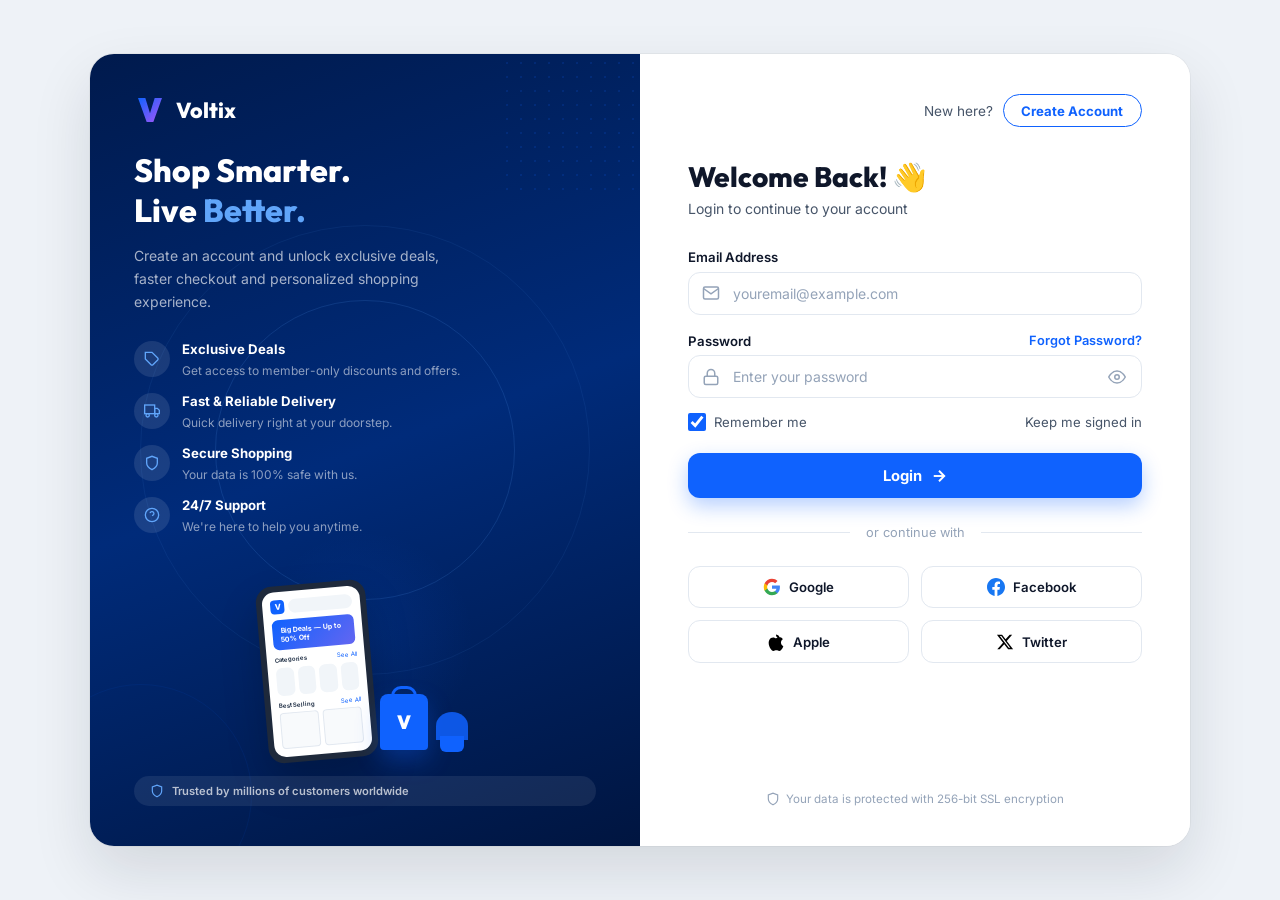
<file: login.html>
<!DOCTYPE html>
<html lang="en">
<head>
  <meta charset="UTF-8">
  <meta name="viewport" content="width=device-width, initial-scale=1.0">
  <title>Voltix - Login</title>
  <meta name="description" content="Login to your Voltix account and continue your premium shopping experience.">
  <link rel="preconnect" href="https://fonts.googleapis.com">
  <link rel="preconnect" href="https://fonts.gstatic.com" crossorigin>
  <link href="https://fonts.googleapis.com/css2?family=Inter:wght@400;500;600;700&family=Outfit:wght@400;500;600;700;800&display=swap" rel="stylesheet">
  <link rel="stylesheet" href="style.css">
  <style>
    /* =============================================
   Voltix Auth Pages — Login & Signup
   ============================================= */

.auth-page {
  min-height: 100vh;
  display: flex;
  align-items: center;
  justify-content: center;
  padding: 1.5rem;
  background: #eef2f7;
}

.auth-page::before,
.auth-page::after {
  display: none;
}

.auth-card {
  display: grid;
  grid-template-columns: 1fr 1fr;
  width: 100%;
  max-width: 1100px;
  min-height: 680px;
  background: var(--white);
  border-radius: 24px;
  overflow: hidden;
  box-shadow: 0 25px 60px rgba(15, 23, 42, 0.12), 0 0 0 1px rgba(0, 0, 0, 0.04);
}

/* ---- Left Panel ---- */
.auth-hero {
  position: relative;
  display: flex;
  flex-direction: column;
  padding: 2.5rem 2.75rem;
  overflow: hidden;
}

.auth-hero--login {
  background: linear-gradient(160deg, #001a4d 0%, #002b7a 50%, #001540 100%);
}

.auth-hero--signup {
  background: linear-gradient(160deg, #001a4d 0%, #002b7a 50%, #001540 100%);
}

.auth-hero::before {
  content: '';
  position: absolute;
  top: -40px;
  right: -40px;
  width: 180px;
  height: 180px;
  background-image: radial-gradient(circle, rgba(15, 98, 254, 0.15) 1.5px, transparent 1.5px);
  background-size: 14px 14px;
  pointer-events: none;
}

.auth-hero--signup::before {
  background-image: radial-gradient(circle, rgba(255, 255, 255, 0.08) 1.5px, transparent 1.5px);
}

.auth-hero::after {
  content: '';
  position: absolute;
  bottom: -60px;
  left: -60px;
  width: 220px;
  height: 220px;
  border-radius: 50%;
  border: 1px solid rgba(15, 98, 254, 0.08);
  pointer-events: none;
}

.auth-hero--signup::after {
  border-color: rgba(255, 255, 255, 0.06);
}

.auth-hero-logo {
  display: flex;
  align-items: center;
  gap: 0.6rem;
  text-decoration: none;
  position: relative;
  z-index: 2;
}

.auth-hero-logo svg {
  width: 32px;
  height: 32px;
}

.auth-hero-logo span {
  font-family: var(--font-heading);
  font-size: 1.35rem;
  font-weight: 800;
  color: var(--white);
}

.auth-hero--signup .auth-hero-logo span {
  color: var(--white);
}

.auth-hero-content {
  flex: 1;
  display: flex;
  flex-direction: column;
  justify-content: center;
  position: relative;
  z-index: 2;
  margin-top: 1.5rem;
}

.auth-hero-title {
  font-family: var(--font-heading);
  font-size: 2rem;
  font-weight: 800;
  line-height: 1.25;
  color: var(--white);
  margin-bottom: 0.85rem;
}

.auth-hero--signup .auth-hero-title {
  color: var(--white);
}

.auth-hero-title .highlight {
  color: #60a5fa;
}

.auth-hero--signup .auth-hero-title .highlight {
  color: #60a5fa;
}

.auth-hero-desc {
  font-size: 0.875rem;
  line-height: 1.65;
  color: rgba(255, 255, 255, 0.65);
  max-width: 320px;
  margin-bottom: 1.75rem;
}

.auth-hero--signup .auth-hero-desc {
  color: rgba(255, 255, 255, 0.65);
}

.auth-features {
  list-style: none;
  display: flex;
  flex-direction: column;
  gap: 0.85rem;
  margin-bottom: 1.5rem;
}

.auth-feature {
  display: flex;
  align-items: flex-start;
  gap: 0.75rem;
}

.auth-feature-icon {
  width: 36px;
  height: 36px;
  border-radius: 50%;
  background: rgba(255, 255, 255, 0.1);
  display: flex;
  align-items: center;
  justify-content: center;
  flex-shrink: 0;
}

.auth-hero--signup .auth-feature-icon {
  background: rgba(255, 255, 255, 0.1);
}

.auth-feature-icon svg {
  width: 16px;
  height: 16px;
  stroke: #60a5fa;
  fill: none;
  stroke-width: 2;
}

.auth-hero--signup .auth-feature-icon svg {
  stroke: #60a5fa;
}

.auth-feature-text strong {
  display: block;
  font-size: 0.825rem;
  font-weight: 700;
  color: var(--white);
  margin-bottom: 0.1rem;
}

.auth-hero--signup .auth-feature-text strong {
  color: var(--white);
}

.auth-feature-text span {
  font-size: 0.75rem;
  color: rgba(255, 255, 255, 0.55);
  line-height: 1.4;
}

.auth-hero--signup .auth-feature-text span {
  color: rgba(255, 255, 255, 0.55);
}

/* Hero Illustration */
.auth-illustration {
  position: relative;
  height: 200px;
  margin-top: auto;
  display: flex;
  align-items: flex-end;
  justify-content: center;
}

.auth-illustration-glow {
  position: absolute;
  bottom: 10px;
  left: 50%;
  transform: translateX(-50%);
  width: 220px;
  height: 220px;
  border-radius: 50%;
  background: radial-gradient(circle, rgba(15, 98, 254, 0.12) 0%, transparent 70%);
}

.auth-hero--signup .auth-illustration-glow {
  background: radial-gradient(circle, rgba(96, 165, 250, 0.2) 0%, transparent 70%);
  box-shadow: 0 0 80px rgba(96, 165, 250, 0.15);
}

.auth-illustration-scene {
  position: relative;
  z-index: 1;
  display: flex;
  align-items: flex-end;
  gap: 0.5rem;
}

.auth-phone {
  width: 110px;
  background: #1e293b;
  border-radius: 16px;
  padding: 6px;
  box-shadow: 0 20px 40px rgba(0, 0, 0, 0.2);
  transform: rotate(-5deg);
}

.auth-phone-screen {
  background: var(--white);
  border-radius: 12px;
  overflow: hidden;
  padding: 8px;
}

.auth-phone-header {
  display: flex;
  align-items: center;
  gap: 4px;
  margin-bottom: 6px;
}

.auth-phone-logo-mini {
  width: 14px;
  height: 14px;
  background: var(--primary);
  border-radius: 4px;
  display: flex;
  align-items: center;
  justify-content: center;
  font-size: 8px;
  font-weight: 800;
  color: white;
}

.auth-phone-search {
  flex: 1;
  height: 14px;
  background: #f1f5f9;
  border-radius: 7px;
}

.auth-phone-banner {
  background: linear-gradient(135deg, var(--primary), #6366f1);
  border-radius: 6px;
  padding: 6px 8px;
  margin-bottom: 6px;
  color: white;
  font-size: 7px;
  font-weight: 700;
}

.auth-phone-cats {
  display: flex;
  gap: 4px;
  margin-bottom: 6px;
}

.auth-phone-cat {
  width: 28px;
  height: 28px;
  background: #f1f5f9;
  border-radius: 6px;
}

.auth-phone-products {
  display: flex;
  gap: 4px;
}

.auth-phone-product {
  flex: 1;
  height: 36px;
  background: #f8fafc;
  border-radius: 4px;
  border: 1px solid #e2e8f0;
}

.auth-bag {
  width: 48px;
  height: 56px;
  background: var(--primary);
  border-radius: 8px 8px 4px 4px;
  position: relative;
  box-shadow: 0 10px 25px rgba(15, 98, 254, 0.3);
  transform: translateY(-10px);
}

.auth-bag::before {
  content: '';
  position: absolute;
  top: -8px;
  left: 50%;
  transform: translateX(-50%);
  width: 20px;
  height: 10px;
  border: 3px solid var(--primary);
  border-bottom: none;
  border-radius: 10px 10px 0 0;
}

.auth-bag-v {
  position: absolute;
  top: 50%;
  left: 50%;
  transform: translate(-50%, -50%);
  font-family: var(--font-heading);
  font-size: 1.2rem;
  font-weight: 900;
  color: white;
}

.auth-cart {
  width: 52px;
  transform: translateY(-5px);
}

.auth-cart-body {
  width: 100%;
  height: 40px;
  background: var(--primary);
  border-radius: 6px;
  position: relative;
  box-shadow: 0 10px 25px rgba(15, 98, 254, 0.25);
}

.auth-cart-body::before {
  content: '';
  position: absolute;
  top: 4px;
  left: 4px;
  right: 4px;
  height: 12px;
  background: rgba(255, 255, 255, 0.2);
  border-radius: 3px;
}

.auth-cart-wheels {
  display: flex;
  justify-content: space-between;
  padding: 0 6px;
  margin-top: 2px;
}

.auth-cart-wheel {
  width: 8px;
  height: 8px;
  background: #1e293b;
  border-radius: 50%;
}

.auth-plant {
  width: 32px;
  transform: translateY(-8px);
}

.auth-plant-pot {
  width: 24px;
  height: 16px;
  background: var(--primary);
  border-radius: 0 0 6px 6px;
  margin: 0 auto;
}

.auth-plant-leaves {
  width: 32px;
  height: 28px;
  background: var(--primary);
  border-radius: 50% 50% 0 0;
  opacity: 0.85;
  margin-bottom: -4px;
}

.auth-trust-badge {
  display: inline-flex;
  align-items: center;
  gap: 0.5rem;
  background: rgba(255, 255, 255, 0.08);
  border-radius: 100px;
  padding: 0.5rem 1rem;
  font-size: 0.7rem;
  font-weight: 600;
  color: rgba(255, 255, 255, 0.7);
  margin-top: 1rem;
  position: relative;
  z-index: 2;
}

.auth-hero--signup .auth-trust-badge {
  background: rgba(255, 255, 255, 0.08);
  color: rgba(255, 255, 255, 0.7);
}

.auth-trust-badge svg {
  width: 14px;
  height: 14px;
  stroke: #60a5fa;
  fill: none;
  stroke-width: 2;
}

.auth-hero--signup .auth-trust-badge svg {
  stroke: #60a5fa;
}

/* ---- Right Panel (Form) ---- */
.auth-form-panel {
  display: flex;
  flex-direction: column;
  padding: 2.5rem 3rem;
  background: var(--white);
  overflow-y: auto;
}

.auth-form-top {
  display: flex;
  align-items: center;
  justify-content: flex-end;
  gap: 0.6rem;
  margin-bottom: 2rem;
  font-size: 0.85rem;
  color: var(--text-muted);
}

.auth-switch-link {
  display: inline-flex;
  align-items: center;
  padding: 0.45rem 1.1rem;
  border: 1.5px solid var(--primary);
  border-radius: 100px;
  color: var(--primary);
  font-size: 0.825rem;
  font-weight: 700;
  text-decoration: none;
  transition: all var(--transition-fast);
}

.auth-switch-link:hover {
  background: var(--primary);
  color: var(--white);
}

.auth-form-header {
  margin-bottom: 2rem;
}

.auth-form-title {
  font-family: var(--font-heading);
  font-size: 1.75rem;
  font-weight: 800;
  color: var(--text-dark);
  margin-bottom: 0.4rem;
}

.auth-form-subtitle {
  font-size: 0.875rem;
  color: var(--text-muted);
}

.auth-form {
  display: flex;
  flex-direction: column;
  gap: 1.15rem;
  flex: 1;
}

.auth-field {
  display: flex;
  flex-direction: column;
  gap: 0.4rem;
}

.auth-field-header {
  display: flex;
  align-items: center;
  justify-content: space-between;
}

.auth-field label {
  font-size: 0.825rem;
  font-weight: 600;
  color: var(--text-dark);
}

.auth-forgot {
  font-size: 0.8rem;
  font-weight: 600;
  color: var(--primary);
  text-decoration: none;
  transition: opacity var(--transition-fast);
}

.auth-forgot:hover {
  opacity: 0.75;
}

.auth-input-wrap {
  position: relative;
  display: flex;
  align-items: center;
}

.auth-input-wrap svg.input-icon {
  position: absolute;
  left: 14px;
  width: 18px;
  height: 18px;
  stroke: var(--text-light);
  fill: none;
  stroke-width: 2;
  pointer-events: none;
}

.auth-input-wrap input {
  width: 100%;
  padding: 0.75rem 2.75rem 0.75rem 2.75rem;
  border: 1.5px solid #e2e8f0;
  border-radius: 12px;
  font-family: var(--font-body);
  font-size: 0.875rem;
  color: var(--text-dark);
  background: var(--white);
  transition: border-color var(--transition-fast), box-shadow var(--transition-fast);
  outline: none;
}

.auth-input-wrap input::placeholder {
  color: var(--text-light);
}

.auth-input-wrap input:focus {
  border-color: var(--primary);
  box-shadow: 0 0 0 3px rgba(15, 98, 254, 0.1);
}

.auth-toggle-pw {
  position: absolute;
  right: 12px;
  background: none;
  border: none;
  cursor: pointer;
  padding: 4px;
  display: flex;
  align-items: center;
  justify-content: center;
  color: var(--text-light);
  transition: color var(--transition-fast);
}

.auth-toggle-pw:hover {
  color: var(--text-muted);
}

.auth-toggle-pw svg {
  width: 18px;
  height: 18px;
  stroke: currentColor;
  fill: none;
  stroke-width: 2;
}

.auth-options {
  display: flex;
  align-items: center;
  justify-content: space-between;
  margin-top: -0.25rem;
}

.auth-checkbox-wrap {
  display: flex;
  align-items: center;
  gap: 0.5rem;
  cursor: pointer;
}

.auth-checkbox-wrap input[type="checkbox"] {
  width: 18px;
  height: 18px;
  accent-color: var(--primary);
  cursor: pointer;
}

.auth-checkbox-wrap span {
  font-size: 0.825rem;
  color: var(--text-muted);
}

.auth-checkbox-wrap .terms-text {
  font-size: 0.825rem;
  color: var(--text-muted);
  line-height: 1.5;
}

.auth-checkbox-wrap .terms-text a {
  color: var(--primary);
  font-weight: 600;
  text-decoration: none;
}

.auth-checkbox-wrap .terms-text a:hover {
  text-decoration: underline;
}

.auth-submit {
  display: flex;
  align-items: center;
  justify-content: center;
  gap: 0.5rem;
  width: 100%;
  padding: 0.85rem;
  background: var(--primary);
  color: var(--white);
  border: none;
  border-radius: 12px;
  font-family: var(--font-body);
  font-size: 0.925rem;
  font-weight: 700;
  cursor: pointer;
  transition: all var(--transition-fast);
  box-shadow: 0 8px 20px rgba(15, 98, 254, 0.3);
  margin-top: 0.25rem;
}

.auth-submit:hover {
  background: var(--primary-hover);
  transform: translateY(-1px);
  box-shadow: 0 12px 28px rgba(15, 98, 254, 0.35);
}

.auth-submit svg {
  width: 18px;
  height: 18px;
  stroke: currentColor;
  fill: none;
  stroke-width: 2.5;
  transition: transform var(--transition-fast);
}

.auth-submit:hover svg {
  transform: translateX(3px);
}

.auth-divider {
  display: flex;
  align-items: center;
  gap: 1rem;
  margin: 0.5rem 0;
}

.auth-divider::before,
.auth-divider::after {
  content: '';
  flex: 1;
  height: 1px;
  background: #e2e8f0;
}

.auth-divider span {
  font-size: 0.8rem;
  color: var(--text-light);
  white-space: nowrap;
}

.auth-social-grid {
  display: grid;
  grid-template-columns: 1fr 1fr;
  gap: 0.75rem;
}

.auth-social-btn {
  display: flex;
  align-items: center;
  justify-content: center;
  gap: 0.5rem;
  padding: 0.7rem;
  border: 1.5px solid #e2e8f0;
  border-radius: 12px;
  background: var(--white);
  font-family: var(--font-body);
  font-size: 0.825rem;
  font-weight: 600;
  color: var(--text-dark);
  cursor: pointer;
  transition: all var(--transition-fast);
}

.auth-social-btn:hover {
  background: #f8fafc;
  border-color: #cbd5e1;
}

.auth-social-btn svg {
  width: 18px;
  height: 18px;
}

.auth-ssl-note {
  display: flex;
  align-items: center;
  justify-content: center;
  gap: 0.4rem;
  margin-top: auto;
  padding-top: 1.5rem;
  font-size: 0.725rem;
  color: var(--text-light);
}

.auth-ssl-note svg {
  width: 14px;
  height: 14px;
  stroke: var(--text-light);
  fill: none;
  stroke-width: 2;
}

/* ---- Responsive ---- */
@media (max-width: 900px) {
  .auth-card {
    grid-template-columns: 1fr;
    max-width: 520px;
  }

  .auth-hero {
    display: none;
  }

  .auth-form-panel {
    padding: 2rem 1.75rem;
  }
}

@media (max-width: 480px) {
  .auth-page {
    padding: 0;
    align-items: stretch;
  }

  .auth-card {
    border-radius: 0;
    min-height: 100vh;
    box-shadow: none;
  }

  .auth-social-grid {
    grid-template-columns: 1fr;
  }
}

.auth-mobile-logo {
  display: none;
  align-items: center;
  gap: 0.6rem;
  text-decoration: none;
  margin-bottom: 1.5rem;
}

.auth-mobile-logo svg {
  width: 32px;
  height: 32px;
}

.auth-mobile-logo span {
  font-family: var(--font-heading);
  font-size: 1.35rem;
  font-weight: 800;
  color: var(--text-dark);
}

@media (max-width: 900px) {
  .auth-mobile-logo {
    display: inline-flex;
  }
}

  </style>
</head>
<body class="auth-page">

  <div class="auth-card">

    <!-- Left: Promotional Hero -->
    <aside class="auth-hero auth-hero--login">

      <!-- Decorative rings -->
      <div style="position:absolute;border-radius:50%;border:1px solid rgba(96,165,250,0.15);width:300px;height:300px;top:50%;left:50%;transform:translate(-50%,-50%);pointer-events:none;"></div>
      <div style="position:absolute;border-radius:50%;border:1px solid rgba(96,165,250,0.08);width:450px;height:450px;top:50%;left:50%;transform:translate(-50%,-50%);pointer-events:none;"></div>

      <a href="index.html" class="auth-hero-logo">
        <svg viewBox="0 0 24 24" fill="none">
          <defs>
            <linearGradient id="logo-grad" x1="0%" y1="0%" x2="100%" y2="100%">
              <stop offset="0%" stop-color="#0f62fe"/>
              <stop offset="100%" stop-color="#a855f7"/>
            </linearGradient>
          </defs>
          <path d="M3 3H8.5L12 14.5L15.5 3H21L14.5 21H9.5L3 3Z" fill="url(#logo-grad)"/>
        </svg>
        <span>Voltix</span>
      </a>

      <div class="auth-hero-content">
        <h1 class="auth-hero-title">Shop Smarter.<br>Live <span class="highlight">Better.</span></h1>
        <p class="auth-hero-desc">Create an account and unlock exclusive deals, faster checkout and personalized shopping experience.</p>

        <ul class="auth-features">
          <li class="auth-feature">
            <div class="auth-feature-icon">
              <svg viewBox="0 0 24 24"><path d="M20.59 13.41l-7.17 7.17a2 2 0 0 1-2.83 0L2 12V2h10l8.59 8.59a2 2 0 0 1 0 2.82z"/><line x1="7" y1="7" x2="7.01" y2="7"/></svg>
            </div>
            <div class="auth-feature-text">
              <strong>Exclusive Deals</strong>
              <span>Get access to member-only discounts and offers.</span>
            </div>
          </li>
          <li class="auth-feature">
            <div class="auth-feature-icon">
              <svg viewBox="0 0 24 24"><rect x="1" y="3" width="15" height="13"/><polygon points="16 8 20 8 23 11 23 16 16 16 16 8"/><circle cx="5.5" cy="18.5" r="2.5"/><circle cx="18.5" cy="18.5" r="2.5"/></svg>
            </div>
            <div class="auth-feature-text">
              <strong>Fast &amp; Reliable Delivery</strong>
              <span>Quick delivery right at your doorstep.</span>
            </div>
          </li>
          <li class="auth-feature">
            <div class="auth-feature-icon">
              <svg viewBox="0 0 24 24"><path d="M12 22s8-4 8-10V5l-8-3-8 3v7c0 6 8 10 8 10z"/></svg>
            </div>
            <div class="auth-feature-text">
              <strong>Secure Shopping</strong>
              <span>Your data is 100% safe with us.</span>
            </div>
          </li>
          <li class="auth-feature">
            <div class="auth-feature-icon">
              <svg viewBox="0 0 24 24"><circle cx="12" cy="12" r="10"/><path d="M9.09 9a3 3 0 0 1 5.83 1c0 2-3 3-3 3"/><line x1="12" y1="17" x2="12.01" y2="17"/></svg>
            </div>
            <div class="auth-feature-text">
              <strong>24/7 Support</strong>
              <span>We're here to help you anytime.</span>
            </div>
          </li>
        </ul>

        <!-- Phone Mockup Illustration -->
        <div class="auth-illustration">
          <div class="auth-illustration-glow"></div>
          <div class="auth-illustration-scene">
            <div class="auth-phone">
              <div class="auth-phone-screen">
                <div class="auth-phone-header">
                  <div class="auth-phone-logo-mini">V</div>
                  <div class="auth-phone-search"></div>
                </div>
                <div class="auth-phone-banner">Big Deals — Up to 50% Off</div>
                <div style="display:flex;gap:4px;margin-bottom:5px;">
                  <div style="font-size:6px;font-weight:700;color:#334155;">Categories</div>
                  <div style="font-size:6px;color:#0f62fe;margin-left:auto;">See All</div>
                </div>
                <div class="auth-phone-cats">
                  <div class="auth-phone-cat"></div>
                  <div class="auth-phone-cat"></div>
                  <div class="auth-phone-cat"></div>
                  <div class="auth-phone-cat"></div>
                </div>
                <div style="display:flex;gap:4px;margin-bottom:4px;margin-top:3px;">
                  <div style="font-size:6px;font-weight:700;color:#334155;">Best Selling</div>
                  <div style="font-size:6px;color:#0f62fe;margin-left:auto;">See All</div>
                </div>
                <div class="auth-phone-products">
                  <div class="auth-phone-product"></div>
                  <div class="auth-phone-product"></div>
                </div>
              </div>
            </div>
            <div class="auth-bag"><span class="auth-bag-v">V</span></div>
            <div class="auth-plant">
              <div class="auth-plant-leaves"></div>
              <div class="auth-plant-pot"></div>
            </div>
          </div>
        </div>

        <div class="auth-trust-badge">
          <svg viewBox="0 0 24 24"><path d="M12 22s8-4 8-10V5l-8-3-8 3v7c0 6 8 10 8 10z"/></svg>
          Trusted by millions of customers worldwide
        </div>

      </div>
    </aside>

    <!-- Right: Login Form -->
    <section class="auth-form-panel">
      <div class="auth-form-top">
        <span>New here?</span>
        <a href="signup.html" class="auth-switch-link">Create Account</a>
      </div>

      <div class="auth-form-header">
        <a href="index.html" class="auth-mobile-logo">
          <svg viewBox="0 0 24 24" fill="none">
            <defs>
              <linearGradient id="logo-grad-mobile" x1="0%" y1="0%" x2="100%" y2="100%">
                <stop offset="0%" stop-color="#0f62fe"/>
                <stop offset="100%" stop-color="#a855f7"/>
              </linearGradient>
            </defs>
            <path d="M3 3H8.5L12 14.5L15.5 3H21L14.5 21H9.5L3 3Z" fill="url(#logo-grad-mobile)"/>
          </svg>
          <span>Voltix</span>
        </a>
        <h2 class="auth-form-title">Welcome Back! 👋</h2>
        <p class="auth-form-subtitle">Login to continue to your account</p>
      </div>

      <form class="auth-form" id="login-form" novalidate>
        <div class="auth-field">
          <label for="email">Email Address</label>
          <div class="auth-input-wrap">
            <svg class="input-icon" viewBox="0 0 24 24"><path d="M4 4h16c1.1 0 2 .9 2 2v12c0 1.1-.9 2-2 2H4c-1.1 0-2-.9-2-2V6c0-1.1.9-2 2-2z"/><polyline points="22,6 12,13 2,6"/></svg>
            <input type="email" id="email" name="email" placeholder="youremail@example.com" required autocomplete="email">
          </div>
        </div>

        <div class="auth-field">
          <div class="auth-field-header">
            <label for="password">Password</label>
            <a href="#" class="auth-forgot">Forgot Password?</a>
          </div>
          <div class="auth-input-wrap">
            <svg class="input-icon" viewBox="0 0 24 24"><rect x="3" y="11" width="18" height="11" rx="2" ry="2"/><path d="M7 11V7a5 5 0 0 1 10 0v4"/></svg>
            <input type="password" id="password" name="password" placeholder="Enter your password" required autocomplete="current-password">
            <button type="button" class="auth-toggle-pw" aria-label="Toggle password visibility" data-target="password">
              <svg viewBox="0 0 24 24"><path d="M1 12s4-8 11-8 11 8 11 8-4 8-11 8-11-8-11-8z"/><circle cx="12" cy="12" r="3"/></svg>
            </button>
          </div>
        </div>

        <div class="auth-options">
          <label class="auth-checkbox-wrap">
            <input type="checkbox" name="remember" checked>
            <span>Remember me</span>
          </label>
          <span style="font-size:0.825rem;color:var(--text-muted);">Keep me signed in</span>
        </div>

        <button type="submit" class="auth-submit">
          Login
          <svg viewBox="0 0 24 24"><line x1="5" y1="12" x2="19" y2="12"/><polyline points="12 5 19 12 12 19"/></svg>
        </button>

        <div class="auth-divider"><span>or continue with</span></div>

        <div class="auth-social-grid">
          <button type="button" class="auth-social-btn">
            <svg viewBox="0 0 24 24"><path d="M22.56 12.25c0-.78-.07-1.53-.2-2.25H12v4.26h5.92a5.06 5.06 0 0 1-2.2 3.32v2.77h3.57c2.08-1.92 3.28-4.74 3.28-8.1z" fill="#4285F4"/><path d="M12 23c2.97 0 5.46-.98 7.28-2.66l-3.57-2.77c-.98.66-2.23 1.06-3.71 1.06-2.86 0-5.29-1.93-6.16-4.53H2.18v2.84C3.99 20.53 7.7 23 12 23z" fill="#34A853"/><path d="M5.84 14.09c-.22-.66-.35-1.36-.35-2.09s.13-1.43.35-2.09V7.07H2.18C1.43 8.55 1 10.22 1 12s.43 3.45 1.18 4.93l2.85-2.22.81-.62z" fill="#FBBC05"/><path d="M12 5.38c1.62 0 3.06.56 4.21 1.64l3.15-3.15C17.45 2.09 14.97 1 12 1 7.7 1 3.99 3.47 2.18 7.07l3.66 2.84c.87-2.6 3.3-4.53 6.16-4.53z" fill="#EA4335"/></svg>
            Google
          </button>
          <button type="button" class="auth-social-btn">
            <svg viewBox="0 0 24 24"><path d="M24 12.073c0-6.627-5.373-12-12-12s-12 5.373-12 12c0 5.99 4.388 10.954 10.125 11.854v-8.385H7.078v-3.47h3.047V9.43c0-3.007 1.792-4.669 4.533-4.669 1.312 0 2.686.235 2.686.235v2.953H15.83c-1.491 0-1.956.925-1.956 1.874v2.25h3.328l-.532 3.47h-2.796v8.385C19.612 23.027 24 18.062 24 12.073z" fill="#1877F2"/></svg>
            Facebook
          </button>
          <button type="button" class="auth-social-btn">
            <svg viewBox="0 0 24 24"><path d="M12.152 6.896c-.948 0-2.415-1.078-3.96-1.04-2.04.027-3.91 1.183-4.961 3.014-2.117 3.675-.546 9.103 1.519 12.09 1.013 1.454 2.208 3.09 3.792 3.039 1.52-.065 2.09-.987 3.935-.987 1.831 0 2.35.987 3.96.948 1.637-.026 2.676-1.48 3.676-2.948 1.156-1.688 1.636-3.325 1.662-3.415-.039-.013-3.182-1.221-3.22-4.857-.026-3.04 2.48-4.494 2.597-4.559-1.429-2.09-3.623-2.324-4.39-2.376-2-.156-3.675 1.09-4.61 1.09z" fill="#000"/><path d="M15.53 3.83c.843 1.012 1.4 2.427 1.245 3.83-1.175-.048-2.629-.784-3.494-1.846-.78-.896-1.456-2.338-1.273-3.714 1.338.104 2.715.688 3.522 1.73z" fill="#000"/></svg>
            Apple
          </button>
          <button type="button" class="auth-social-btn">
            <svg viewBox="0 0 24 24"><path d="M18.244 2.25h3.308l-7.227 8.26 8.502 11.24H16.17l-5.214-6.817L4.99 21.75H1.68l7.73-8.835L1.254 2.25H8.08l4.713 6.231zm-1.161 17.52h1.833L7.084 4.126H5.117z" fill="#000"/></svg>
            Twitter
          </button>
        </div>
      </form>

      <p class="auth-ssl-note">
        <svg viewBox="0 0 24 24"><path d="M12 22s8-4 8-10V5l-8-3-8 3v7c0 6 8 10 8 10z"/></svg>
        Your data is protected with 256-bit SSL encryption
      </p>
    </section>

  </div>

  <script>
  // ── Voltix Auth Utilities ──────────────────────────────────────────────
  function voltixGetUsers() {
    try { return JSON.parse(localStorage.getItem('voltix_users') || '[]'); } catch(e) { return []; }
  }
  function voltixSaveUsers(users) {
    localStorage.setItem('voltix_users', JSON.stringify(users));
  }
  function voltixGetCurrentUser() {
    try { return JSON.parse(localStorage.getItem('voltix_current_user') || 'null'); } catch(e) { return null; }
  }
  function voltixSetCurrentUser(user) {
    localStorage.setItem('voltix_current_user', JSON.stringify(user));
  }
  function voltixLogout() {
    localStorage.removeItem('voltix_current_user');
    window.location.href = 'login.html';
  }
  function voltixRequireAuth() {
    if (!voltixGetCurrentUser()) { window.location.href = 'login.html'; return false; }
    return true;
  }
  function voltixUpdateNavProfileBtn() {
    const user = voltixGetCurrentUser();
    const btn = document.getElementById('btn-profile');
    if (!btn) return;
    if (user) {
      const initials = user.name.split(' ').map(n=>n[0]).join('').toUpperCase().slice(0,2);
      btn.innerHTML = '<span style="width:28px;height:28px;border-radius:50%;background:var(--primary);color:white;display:flex;align-items:center;justify-content:center;font-size:0.7rem;font-weight:800;font-family:var(--font-heading);">' + initials + '</span>';
      btn.onclick = function(){ location.href='account.html'; };
    } else {
      btn.innerHTML = '<svg viewBox="0 0 24 24" stroke="currentColor" fill="none"><path d="M20 21v-2a4 4 0 0 0-4-4H8a4 4 0 0 0-4 4v2"/><circle cx="12" cy="7" r="4"/></svg>';
      btn.onclick = function(){ location.href='login.html'; };
    }
  }

    // Redirect if already logged in
    if (voltixGetCurrentUser()) { window.location.href = 'account.html'; }

    document.querySelectorAll('.auth-toggle-pw').forEach(btn => {
      btn.addEventListener('click', () => {
        const input = document.getElementById(btn.dataset.target);
        const isPassword = input.type === 'password';
        input.type = isPassword ? 'text' : 'password';
        btn.innerHTML = isPassword
          ? '<svg viewBox="0 0 24 24"><path d="M17.94 17.94A10.07 10.07 0 0 1 12 20c-7 0-11-8-11-8a18.45 18.45 0 0 1 5.06-5.94M9.9 4.24A9.12 9.12 0 0 1 12 4c7 0 11 8 11 8a18.5 18.5 0 0 1-2.16 3.19m-6.72-1.07a3 3 0 1 1-4.24-4.24"/><line x1="1" y1="1" x2="23" y2="23"/></svg>'
          : '<svg viewBox="0 0 24 24"><path d="M1 12s4-8 11-8 11 8 11 8-4 8-11 8-11-8-11-8z"/><circle cx="12" cy="12" r="3"/></svg>';
      });
    });

    function showFormError(msg) {
      let err = document.getElementById('login-error');
      if (!err) {
        err = document.createElement('div');
        err.id = 'login-error';
        err.style.cssText = 'background:#fee2e2;color:#b91c1c;border-radius:10px;padding:0.75rem 1rem;font-size:0.85rem;font-weight:600;text-align:center;margin-bottom:0.5rem;';
        document.getElementById('login-form').prepend(err);
      }
      err.textContent = msg;
    }

    function clearFormError() {
      const err = document.getElementById('login-error');
      if (err) err.remove();
    }

    document.getElementById('login-form').addEventListener('submit', e => {
      e.preventDefault();
      clearFormError();

      const email = document.getElementById('email').value.trim().toLowerCase();
      const pw = document.getElementById('password').value;

      if (!email || !pw) { showFormError('Please enter your email and password.'); return; }

      const users = voltixGetUsers();
      const user = users.find(u => u.email === email && u.password === pw);

      if (!user) {
        showFormError('Invalid email or password. Please try again.');
        document.getElementById('password').value = '';
        return;
      }

      // Login successful
      voltixSetCurrentUser(user);
      window.location.href = 'account.html';
    });
  </script>

</body>
</html>
</file>
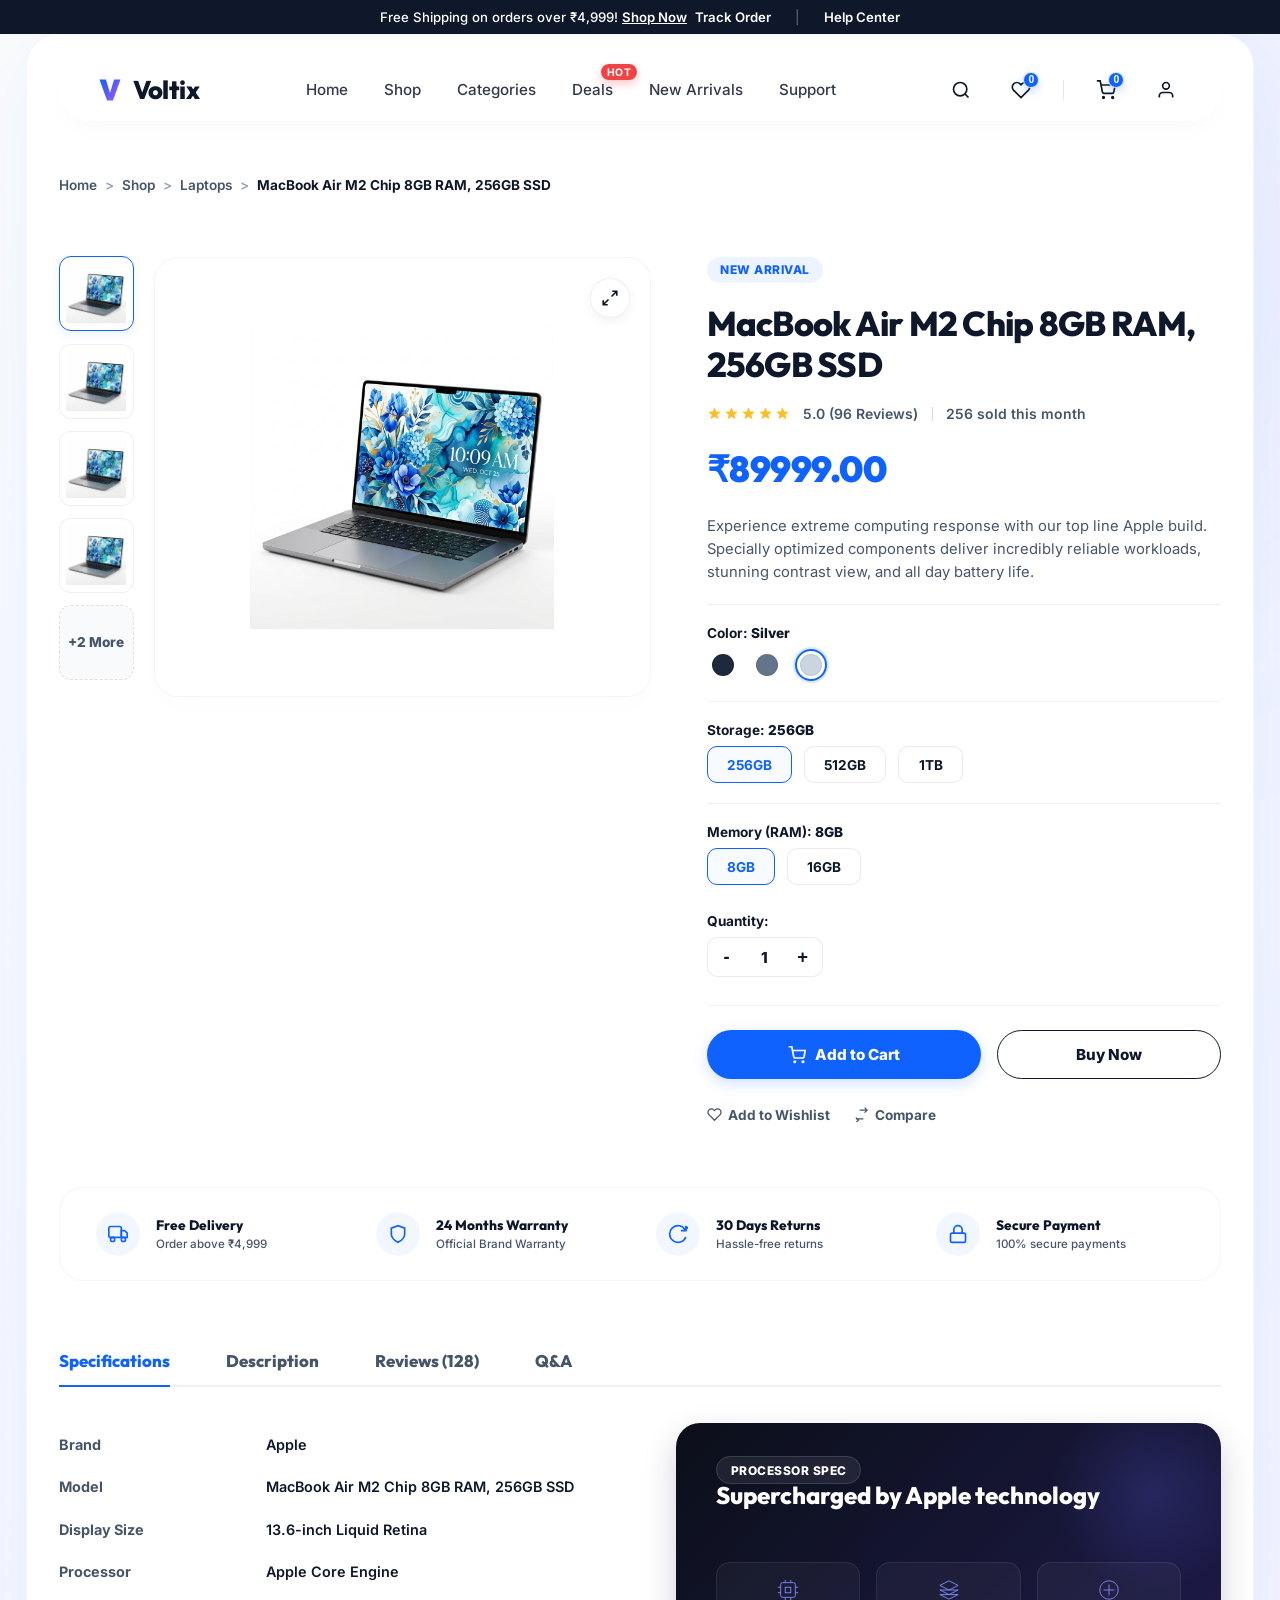
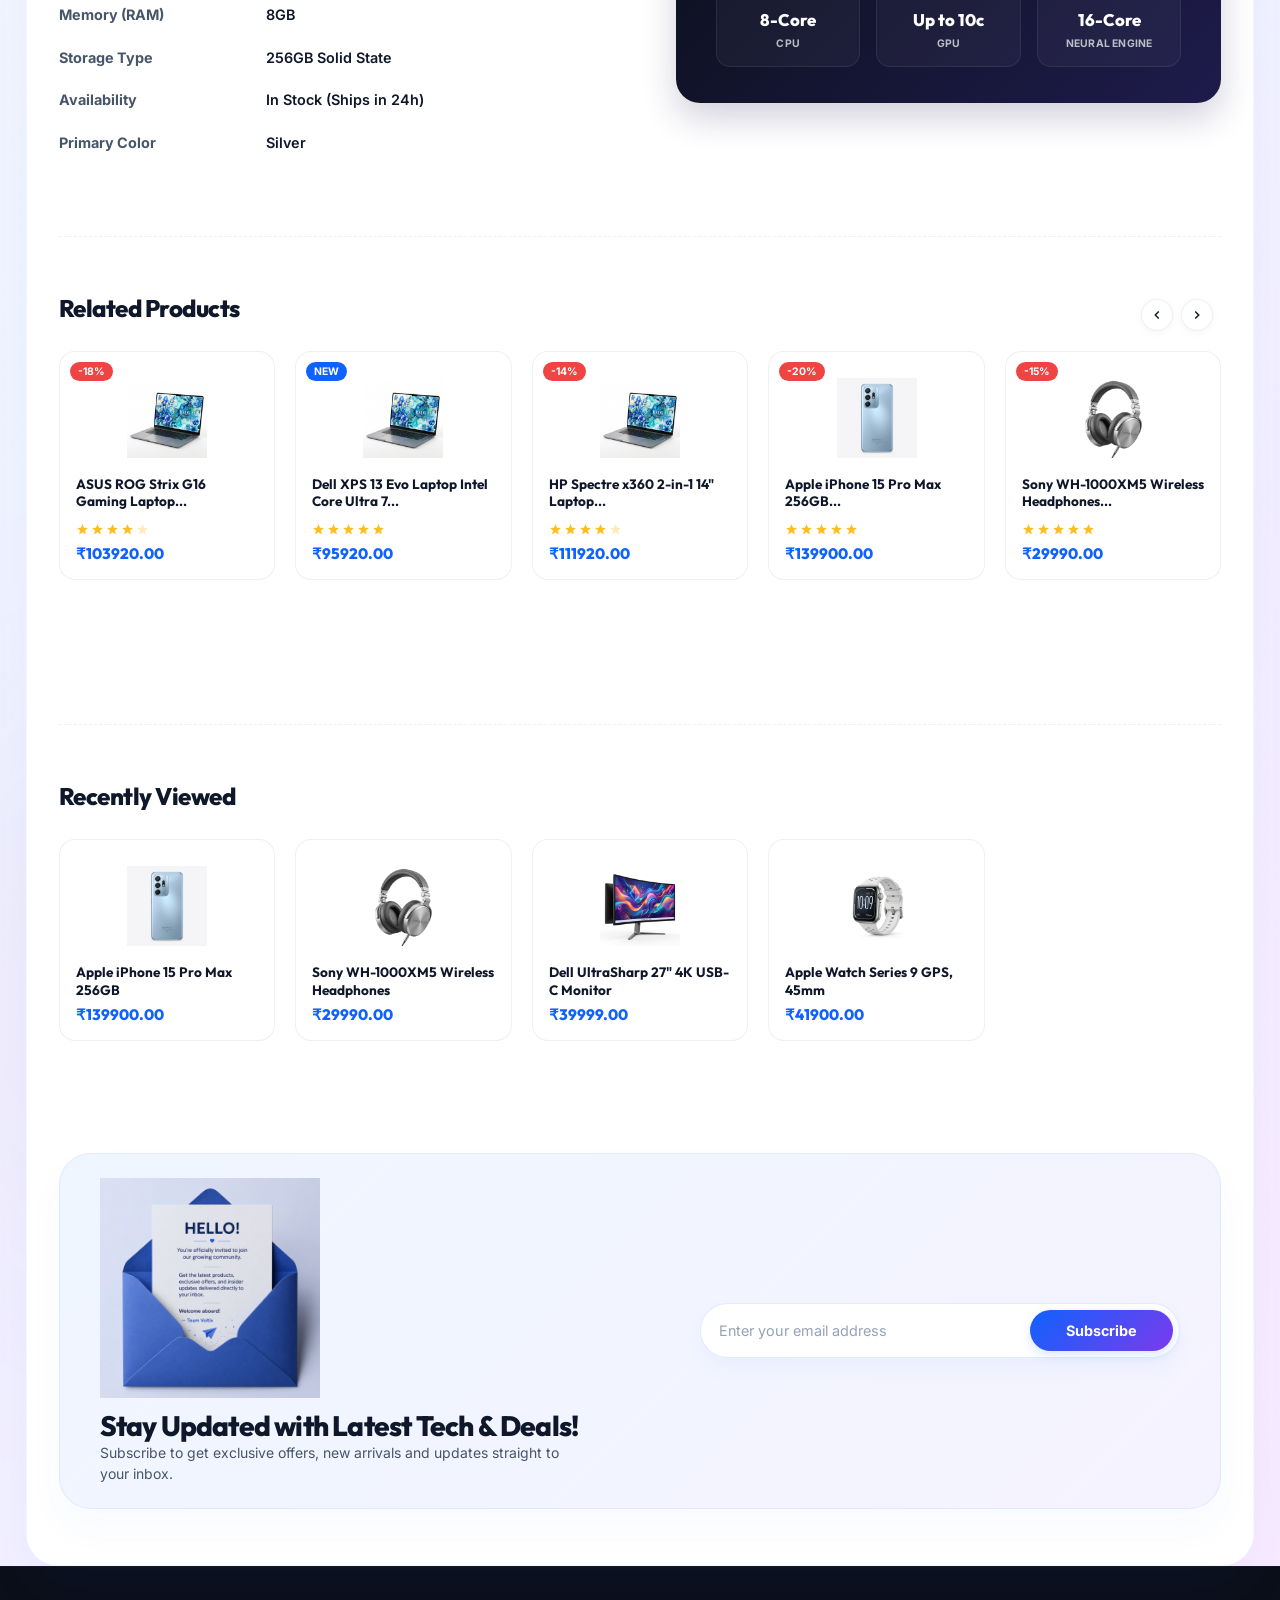
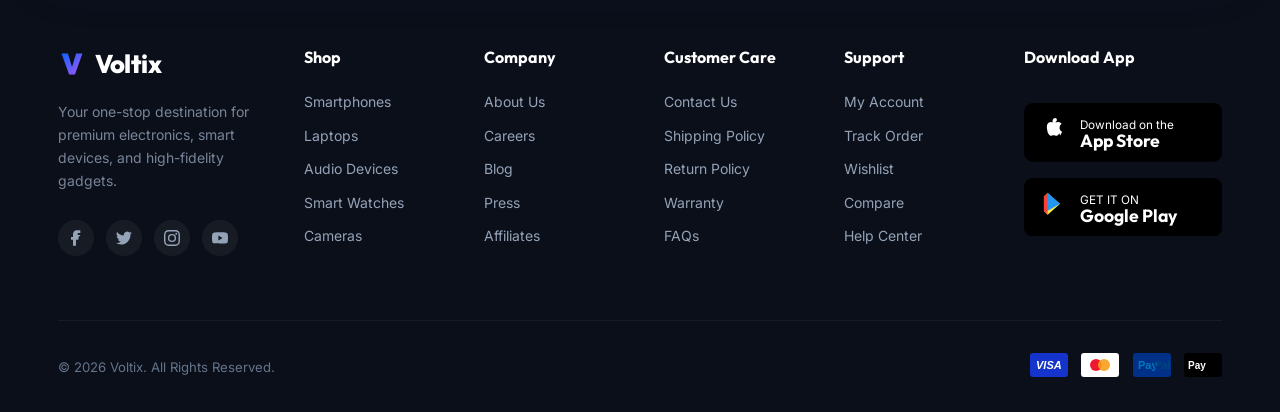
<file: product.html>
<!DOCTYPE html>
<html lang="en">
<head>
  <meta charset="UTF-8">
  <meta name="viewport" content="width=device-width, initial-scale=1.0">
  <title>Voltix - Experience Next Generation Technology</title>
  
  <!-- Google Fonts: Inter & Outfit -->
  <link rel="preconnect" href="https://fonts.googleapis.com">
  <link rel="preconnect" href="https://fonts.gstatic.com" crossorigin>
  <link href="https://fonts.googleapis.com/css2?family=Inter:wght@300;400;500;600;700;800&family=Outfit:wght@400;500;600;700;800;900&display=swap" rel="stylesheet">
  
  <!-- Global Stylesheet Reference -->
  <link rel="stylesheet" href="style.css">

  <style>
    /* PAGE SPECIFIC OVERRIDES & STYLES */
    .app-container {
      max-width: 1300px;
      margin: 0 auto;
      padding: 0 2rem;
    }

    /* Breadcrumbs styling */
    .breadcrumbs {
      display: flex;
      align-items: center;
      gap: 0.5rem;
      font-size: 0.85rem;
      font-weight: 600;
      color: var(--text-light);
      margin: 2rem 0 1rem;
      flex-wrap: wrap;
    }

    .breadcrumbs a {
      color: var(--text-muted);
      text-decoration: none;
      transition: color var(--transition-fast);
    }

    .breadcrumbs a:hover {
      color: var(--primary);
    }

    .breadcrumbs .breadcrumb-sep {
      color: var(--text-light);
      user-select: none;
    }

    .breadcrumbs .current {
      color: var(--text-dark);
      font-weight: 700;
    }

    /* Product Detail Section Layout */
    .product-detail-layout {
      display: grid;
      grid-template-columns: 1.15fr 1fr;
      gap: 3.5rem;
      margin-top: 1.5rem;
      margin-bottom: 4rem;
    }

    /* Left: Product Gallery Container */
    .product-gallery {
      display: flex;
      gap: 1.25rem;
    }

    .thumbnail-gallery {
      display: flex;
      flex-direction: column;
      gap: 0.75rem;
      width: 75px;
      flex-shrink: 0;
    }

    .thumbnail-btn {
      width: 75px;
      height: 75px;
      border-radius: 12px;
      border: 1.5px solid rgba(0, 0, 0, 0.06);
      background: var(--white);
      cursor: pointer;
      overflow: hidden;
      display: flex;
      align-items: center;
      justify-content: center;
      padding: 0.4rem;
      transition: all var(--transition-fast);
    }

    .thumbnail-btn:hover, .thumbnail-btn.active {
      border-color: var(--primary);
      box-shadow: 0 4px 10px rgba(15, 98, 254, 0.08);
      transform: translateY(-1px);
    }

    .thumbnail-btn img {
      max-width: 100%;
      max-height: 100%;
      object-fit: contain;
    }

    .more-thumbnails {
      background-color: #f8fafc;
      color: var(--text-muted);
      font-size: 0.85rem;
      font-weight: 800;
      display: flex;
      align-items: center;
      justify-content: center;
      border: 1.5px dashed rgba(0, 0, 0, 0.1);
    }

    .main-image-container {
      flex: 1;
      background: var(--white);
      border: 1px solid rgba(0, 0, 0, 0.04);
      border-radius: 24px;
      display: flex;
      align-items: center;
      justify-content: center;
      padding: 2.5rem;
      height: 440px;
      position: relative;
      box-shadow: 0 10px 30px rgba(0, 0, 0, 0.01);
    }

    .main-product-img {
      max-width: 85%;
      max-height: 85%;
      object-fit: contain;
      transition: transform var(--transition-normal);
      opacity: 0; /* Fade in treated images */
    }

    .zoom-btn {
      position: absolute;
      top: 20px;
      right: 20px;
      width: 40px;
      height: 40px;
      border-radius: 50%;
      background: var(--white);
      border: 1px solid rgba(0,0,0,0.06);
      box-shadow: 0 4px 12px rgba(0,0,0,0.05);
      display: flex;
      align-items: center;
      justify-content: center;
      color: var(--text-dark);
      cursor: pointer;
      transition: all var(--transition-fast);
      z-index: 5;
    }

    .zoom-btn:hover {
      color: var(--primary);
      transform: scale(1.05);
    }

    .zoom-btn svg {
      width: 18px;
      height: 18px;
      fill: none;
      stroke: currentColor;
      stroke-width: 2.25;
    }

    /* Right: Product Info Container */
    .product-info-wrap {
      display: flex;
      flex-direction: column;
      gap: 1.25rem;
    }

    .product-badge-detail {
      align-self: flex-start;
      background-color: rgba(15, 98, 254, 0.07);
      color: var(--primary);
      padding: 0.35rem 0.85rem;
      border-radius: 100px;
      font-size: 0.75rem;
      font-weight: 800;
      text-transform: uppercase;
      letter-spacing: 0.5px;
    }

    .product-title-detail {
      font-family: var(--font-heading);
      font-size: 2.15rem;
      font-weight: 800;
      color: var(--text-dark);
      line-height: 1.2;
      letter-spacing: -0.75px;
    }

    .product-rating-sold {
      display: flex;
      align-items: center;
      gap: 0.85rem;
      font-size: 0.875rem;
      font-weight: 600;
    }

    .detail-stars {
      display: flex;
      color: #fbbf24;
      gap: 2px;
    }

    .detail-stars svg {
      width: 15px;
      height: 15px;
      fill: currentColor;
    }

    .detail-reviews-link {
      color: var(--text-muted);
      text-decoration: none;
      transition: color var(--transition-fast);
    }

    .detail-reviews-link:hover {
      color: var(--primary);
    }

    .sold-divider {
      width: 1px;
      height: 14px;
      background-color: rgba(0, 0, 0, 0.15);
    }

    .sold-count {
      color: var(--text-muted);
    }

    .price-tier {
      display: flex;
      align-items: center;
      gap: 1.25rem;
      margin: 0.25rem 0;
    }

    .price-current-detail {
      font-family: var(--font-heading);
      font-size: 2.25rem;
      font-weight: 900;
      color: var(--primary);
      letter-spacing: -0.5px;
    }

    .price-original-detail {
      font-size: 1.2rem;
      color: var(--text-light);
      text-decoration: line-through;
    }

    .discount-percentage {
      background-color: #fef2f2;
      color: #ef4444;
      font-size: 0.8rem;
      font-weight: 800;
      padding: 0.25rem 0.65rem;
      border-radius: 6px;
    }

    .description-text {
      font-size: 0.925rem;
      line-height: 1.55;
      color: var(--text-muted);
    }

    .selector-block {
      display: flex;
      flex-direction: column;
      gap: 0.5rem;
      border-top: 1px solid rgba(0, 0, 0, 0.05);
      padding-top: 1.25rem;
    }

    .selector-label {
      font-size: 0.85rem;
      font-weight: 700;
      color: var(--text-dark);
    }

    .selector-row {
      display: flex;
      gap: 0.75rem;
      align-items: center;
    }

    .color-circle {
      width: 32px;
      height: 32px;
      border-radius: 50%;
      border: 2px solid transparent;
      cursor: pointer;
      display: flex;
      align-items: center;
      justify-content: center;
      transition: all var(--transition-fast);
    }

    .color-circle.active {
      border-color: var(--primary);
      box-shadow: 0 0 0 2px rgba(15, 98, 254, 0.15);
    }

    .color-inner {
      width: 22px;
      height: 22px;
      border-radius: 50%;
      border: 1px solid rgba(0,0,0,0.06);
    }

    .capsule-btn {
      border: 1.5px solid rgba(0, 0, 0, 0.08);
      background: var(--white);
      padding: 0.6rem 1.2rem;
      border-radius: 10px;
      font-family: var(--font-body);
      font-size: 0.85rem;
      font-weight: 700;
      color: var(--text-dark);
      cursor: pointer;
      transition: all var(--transition-fast);
    }

    .capsule-btn:hover {
      border-color: var(--text-dark);
    }

    .capsule-btn.active {
      border-color: var(--primary);
      color: var(--primary);
      background-color: rgba(15, 98, 254, 0.03);
    }

    .qty-selector-wrap {
      display: flex;
      align-items: center;
      gap: 1rem;
    }

    .qty-selector {
      display: flex;
      align-items: center;
      border: 1.5px solid rgba(0, 0, 0, 0.08);
      border-radius: 10px;
      background: var(--white);
      overflow: hidden;
      width: fit-content;
    }

    .qty-btn {
      border: none;
      background: none;
      width: 38px;
      height: 38px;
      display: flex;
      align-items: center;
      justify-content: center;
      font-size: 1.15rem;
      font-weight: 700;
      cursor: pointer;
      transition: background-color var(--transition-fast);
      color: var(--text-dark);
    }

    .qty-btn:hover {
      background-color: var(--border-light);
    }

    .qty-val {
      width: 38px;
      text-align: center;
      font-size: 0.95rem;
      font-weight: 800;
      color: var(--text-dark);
    }

    .action-buttons-wrap {
      display: flex;
      gap: 1rem;
      margin-top: 0.5rem;
      border-top: 1px solid rgba(0, 0, 0, 0.05);
      padding-top: 1.5rem;
    }

    .btn-detail-add-to-cart {
      flex: 1.3;
      background-color: var(--primary);
      color: var(--white);
      border: none;
      border-radius: 100px;
      padding: 0.85rem 1.5rem;
      font-family: var(--font-body);
      font-size: 0.95rem;
      font-weight: 800;
      cursor: pointer;
      display: flex;
      align-items: center;
      justify-content: center;
      gap: 0.6rem;
      transition: background-color var(--transition-fast), transform var(--transition-fast);
      box-shadow: 0 4px 15px rgba(15, 98, 254, 0.2);
    }

    .btn-detail-add-to-cart:hover {
      background-color: var(--primary-hover);
      transform: translateY(-1px);
    }

    .btn-detail-add-to-cart svg {
      width: 18px;
      height: 18px;
      fill: none;
      stroke: currentColor;
      stroke-width: 2.25;
    }

    .btn-detail-buy-now {
      flex: 1;
      background-color: var(--white);
      color: var(--text-dark);
      border: 1.5px solid var(--text-dark);
      border-radius: 100px;
      padding: 0.85rem 1.5rem;
      font-family: var(--font-body);
      font-size: 0.95rem;
      font-weight: 800;
      cursor: pointer;
      transition: all var(--transition-fast);
    }

    .btn-detail-buy-now:hover {
      background-color: var(--text-dark);
      color: var(--white);
      transform: translateY(-1px);
    }

    .secondary-actions-wrap {
      display: flex;
      gap: 1.5rem;
      font-size: 0.85rem;
      font-weight: 700;
      color: var(--text-muted);
      margin-top: 0.5rem;
    }

    .sec-action-link {
      display: flex;
      align-items: center;
      gap: 0.4rem;
      text-decoration: none;
      color: inherit;
      cursor: pointer;
      transition: color var(--transition-fast);
    }

    .sec-action-link:hover {
      color: var(--primary);
    }

    .sec-action-link svg {
      width: 15px;
      height: 15px;
      stroke: currentColor;
      stroke-width: 2;
      fill: none;
    }

    /* Trust Badges Card Row */
    .trust-badges-card {
      background: var(--white);
      border: 1.5px solid rgba(0, 0, 0, 0.04);
      border-radius: 24px;
      padding: 1.5rem 2.25rem;
      display: grid;
      grid-template-columns: repeat(4, 1fr);
      gap: 2rem;
      box-shadow: 0 10px 30px rgba(0, 0, 0, 0.005);
      margin-bottom: 3.5rem;
    }

    .trust-badge-col {
      display: flex;
      align-items: center;
      gap: 1rem;
    }

    .trust-icon-box {
      width: 44px;
      height: 44px;
      border-radius: 50%;
      background-color: rgba(15, 98, 254, 0.05);
      color: var(--primary);
      display: flex;
      align-items: center;
      justify-content: center;
      flex-shrink: 0;
    }

    .trust-icon-box svg {
      width: 20px;
      height: 20px;
      fill: none;
      stroke: currentColor;
      stroke-width: 2;
    }

    .trust-text-box {
      display: flex;
      flex-direction: column;
      gap: 0.15rem;
    }

    .trust-badge-title {
      font-family: var(--font-heading);
      font-size: 0.85rem;
      font-weight: 800;
      color: var(--text-dark);
    }

    .trust-badge-desc {
      font-size: 0.725rem;
      color: var(--text-muted);
      font-weight: 500;
    }

    /* Tabs Block styling */
    .tabs-container {
      margin-bottom: 4.5rem;
    }

    .tabs-header {
      display: flex;
      border-bottom: 2px solid var(--border-light);
      gap: 3.5rem;
      margin-bottom: 2.25rem;
    }

    .tab-trigger {
      background: none;
      border: none;
      padding: 0.85rem 0;
      font-family: var(--font-heading);
      font-size: 1.05rem;
      font-weight: 800;
      color: var(--text-muted);
      cursor: pointer;
      position: relative;
      transition: color var(--transition-fast);
    }

    .tab-trigger:hover, .tab-trigger.active {
      color: var(--primary);
    }

    .tab-trigger::after {
      content: '';
      position: absolute;
      bottom: -2px;
      left: 0;
      width: 100%;
      height: 2px;
      background-color: var(--primary);
      transform: scaleX(0);
      transition: transform var(--transition-fast);
    }

    .tab-trigger.active::after {
      transform: scaleX(1);
    }

    .tab-panel {
      display: none;
    }

    .tab-panel.active {
      display: block;
    }

    /* Specs Tab Panels Layout */
    .specs-panel-layout {
      display: grid;
      grid-template-columns: 1fr 1fr;
      gap: 4.5rem;
    }

    .specs-table {
      width: 100%;
      border-collapse: collapse;
    }

    .specs-table tr {
      border-bottom: 1px solid var(--border-light);
    }

    .specs-table tr:last-child {
      border-bottom: none;
    }

    .specs-table td {
      padding: 0.8rem 0;
      font-size: 0.9rem;
    }

    .specs-key {
      font-weight: 700;
      color: var(--text-muted);
      width: 38%;
    }

    .specs-val {
      color: var(--text-dark);
      font-weight: 600;
    }

    .specs-promo-card {
      background: linear-gradient(135deg, #0b0f19 0%, #1e1b4b 100%);
      border-radius: 24px;
      padding: 2.25rem 2.5rem;
      color: var(--white);
      display: flex;
      flex-direction: column;
      justify-content: space-between;
      box-shadow: 0 15px 35px rgba(30, 27, 75, 0.2);
      position: relative;
      overflow: hidden;
      min-height: 280px;
    }

    .specs-promo-card::before {
      content: '';
      position: absolute;
      width: 200px;
      height: 200px;
      background: radial-gradient(circle, rgba(99, 102, 241, 0.2) 0%, transparent 70%);
      top: -30px;
      right: -30px;
      border-radius: 50%;
    }

    .specs-promo-badge {
      background-color: rgba(255, 255, 255, 0.08);
      backdrop-filter: blur(5px);
      border: 1px solid rgba(255,255,255,0.12);
      padding: 0.35rem 0.85rem;
      border-radius: 100px;
      font-size: 0.75rem;
      font-weight: 800;
      align-self: flex-start;
      margin-bottom: 1.5rem;
      text-transform: uppercase;
      letter-spacing: 0.5px;
      position: relative;
      z-index: 2;
    }

    .specs-promo-title {
      font-family: var(--font-heading);
      font-size: 1.5rem;
      font-weight: 800;
      line-height: 1.35;
      margin-bottom: 2rem;
      position: relative;
      z-index: 2;
    }

    .specs-features-grid {
      display: grid;
      grid-template-columns: repeat(3, 1fr);
      gap: 1rem;
      position: relative;
      z-index: 2;
    }

    .specs-feature-box {
      background: rgba(255, 255, 255, 0.04);
      border: 1.5px solid rgba(255, 255, 255, 0.08);
      border-radius: 14px;
      padding: 1rem 0.4rem;
      display: flex;
      flex-direction: column;
      align-items: center;
      justify-content: center;
      gap: 0.45rem;
      text-align: center;
      transition: all var(--transition-fast);
    }

    .specs-feature-box:hover {
      background: rgba(255, 255, 255, 0.07);
      border-color: rgba(255,255,255,0.15);
      transform: translateY(-2px);
    }

    .specs-feature-box svg {
      width: 22px;
      height: 22px;
      stroke: currentColor;
      fill: none;
      color: #818cf8;
    }

    .specs-feature-num {
      font-family: var(--font-heading);
      font-size: 1.05rem;
      font-weight: 800;
    }

    .specs-feature-lbl {
      font-size: 0.65rem;
      opacity: 0.7;
      text-transform: uppercase;
      font-weight: 700;
      letter-spacing: 0.2px;
    }

    /* Description Tab styling */
    .description-tab-panel {
      font-size: 0.95rem;
      line-height: 1.65;
      color: var(--text-muted);
      display: flex;
      flex-direction: column;
      gap: 1.25rem;
      max-width: 800px;
    }

    /* Reviews Tab styling */
    .reviews-panel-layout {
      display: grid;
      grid-template-columns: 1fr 2.1fr;
      gap: 4.5rem;
    }

    .review-summary-card {
      background: var(--white);
      border: 1.5px solid rgba(0, 0, 0, 0.04);
      border-radius: 20px;
      padding: 2.25rem 2rem;
      display: flex;
      flex-direction: column;
      align-items: center;
      justify-content: center;
      gap: 0.75rem;
      text-align: center;
      box-shadow: 0 10px 30px rgba(0,0,0,0.005);
      height: fit-content;
    }

    .review-avg-num {
      font-family: var(--font-heading);
      font-size: 3.75rem;
      font-weight: 900;
      color: var(--text-dark);
      line-height: 1;
      letter-spacing: -1px;
    }

    .rating-stars-large {
      display: flex;
      color: #fbbf24;
      gap: 4px;
    }

    .rating-stars-large svg {
      width: 22px;
      height: 22px;
      fill: currentColor;
    }

    .rating-distribution-list {
      width: 100%;
      display: flex;
      flex-direction: column;
      gap: 0.65rem;
      margin: 1rem 0;
    }

    .distribution-row {
      display: flex;
      align-items: center;
      gap: 0.75rem;
      font-size: 0.825rem;
      font-weight: 600;
    }

    .star-count-label {
      width: 25px;
      text-align: right;
      color: var(--text-muted);
    }

    .bar-bg {
      flex: 1;
      height: 6px;
      background-color: var(--border-light);
      border-radius: 100px;
      overflow: hidden;
    }

    .bar-fill {
      height: 100%;
      background-color: #fbbf24;
      border-radius: 100px;
    }

    .percentage-label {
      width: 32px;
      text-align: right;
      color: var(--text-dark);
    }

    .btn-write-review {
      width: 100%;
      background-color: var(--white);
      color: var(--primary);
      border: 1.5px solid var(--primary);
      border-radius: 100px;
      padding: 0.75rem 1.5rem;
      font-family: var(--font-body);
      font-size: 0.9rem;
      font-weight: 800;
      cursor: pointer;
      transition: all var(--transition-fast);
      margin-top: 0.5rem;
    }

    .btn-write-review:hover {
      background-color: var(--primary);
      color: var(--white);
    }

    .reviews-list-col {
      display: flex;
      flex-direction: column;
      gap: 2rem;
    }

    .review-item-card {
      border-bottom: 1.5px solid var(--border-light);
      padding-bottom: 2rem;
      display: flex;
      flex-direction: column;
      gap: 0.85rem;
    }

    .review-item-card:last-child {
      border-bottom: none;
      padding-bottom: 0;
    }

    .review-user-row {
      display: flex;
      justify-content: space-between;
      align-items: flex-start;
    }

    .review-user-info {
      display: flex;
      align-items: center;
      gap: 0.85rem;
    }

    .review-avatar-img {
      width: 44px;
      height: 44px;
      border-radius: 50%;
      object-fit: cover;
      border: 1px solid rgba(0,0,0,0.06);
    }

    .review-user-name {
      font-family: var(--font-heading);
      font-weight: 700;
      font-size: 0.95rem;
      color: var(--text-dark);
    }

    .review-verified-badge {
      display: flex;
      align-items: center;
      gap: 0.2rem;
      font-size: 0.65rem;
      font-weight: 800;
      color: #10b981;
      text-transform: uppercase;
      margin-top: 1px;
    }

    .review-verified-badge svg {
      width: 9px;
      height: 9px;
      fill: currentColor;
    }

    .review-date-text {
      font-size: 0.8rem;
      color: var(--text-light);
      font-weight: 600;
    }

    .review-stars-col {
      display: flex;
      color: #fbbf24;
      gap: 2px;
    }

    .review-stars-col svg {
      width: 14px;
      height: 14px;
      fill: currentColor;
    }

    .review-comment {
      font-size: 0.925rem;
      line-height: 1.6;
      color: var(--text-muted);
    }

    .review-helpful-row {
      display: flex;
      align-items: center;
      gap: 1.5rem;
      font-size: 0.8rem;
      color: var(--text-light);
      font-weight: 600;
    }

    .helpful-btn {
      background: none;
      border: none;
      color: var(--text-muted);
      cursor: pointer;
      font-weight: 700;
      display: flex;
      align-items: center;
      gap: 0.25rem;
      transition: color var(--transition-fast);
    }

    .helpful-btn:hover {
      color: var(--primary);
    }

    .helpful-btn svg {
      width: 14px;
      height: 14px;
      fill: none;
      stroke: currentColor;
      stroke-width: 2.25;
    }

    .view-all-reviews-link {
      font-size: 0.9rem;
      font-weight: 800;
      color: var(--primary);
      text-decoration: none;
      align-self: flex-start;
      display: flex;
      align-items: center;
      gap: 0.25rem;
      transition: gap var(--transition-fast);
      margin-top: 0.5rem;
    }

    .view-all-reviews-link:hover {
      gap: 0.5rem;
    }

    /* Q&A Tab Panel styling */
    .qa-panel-layout {
      display: flex;
      flex-direction: column;
      gap: 1.5rem;
      max-width: 800px;
    }

    .qa-item {
      display: flex;
      flex-direction: column;
      gap: 0.5rem;
      border-bottom: 1.5px solid var(--border-light);
      padding-bottom: 1.5rem;
    }

    .qa-item:last-child {
      border-bottom: none;
    }

    .qa-question {
      display: flex;
      align-items: flex-start;
      gap: 0.5rem;
      font-family: var(--font-heading);
      font-size: 1rem;
      font-weight: 800;
      color: var(--text-dark);
    }

    .qa-q-badge {
      background-color: var(--primary);
      color: var(--white);
      width: 20px;
      height: 20px;
      border-radius: 4px;
      display: flex;
      align-items: center;
      justify-content: center;
      font-size: 0.75rem;
      font-weight: 800;
      flex-shrink: 0;
      margin-top: 2px;
    }

    .qa-answer {
      display: flex;
      align-items: flex-start;
      gap: 0.5rem;
      font-size: 0.925rem;
      line-height: 1.55;
      color: var(--text-muted);
    }

    .qa-a-badge {
      background-color: rgba(15, 98, 254, 0.08);
      color: var(--primary);
      width: 20px;
      height: 20px;
      border-radius: 4px;
      display: flex;
      align-items: center;
      justify-content: center;
      font-size: 0.75rem;
      font-weight: 800;
      flex-shrink: 0;
      margin-top: 2px;
    }

    /* Related Products Section Slider */
    .related-section {
      position: relative;
      margin-bottom: 4.5rem;
      border-top: 1.5px dashed rgba(0, 0, 0, 0.06);
      padding-top: 3.5rem;
    }

    .related-slider-wrap {
      position: relative;
    }

    .related-grid {
      display: grid;
      grid-template-columns: repeat(5, 1fr);
      gap: 1.25rem;
      margin-top: 1.75rem;
    }

    .related-nav-btn {
      position: absolute;
      top: -52px;
      width: 32px;
      height: 32px;
      border-radius: 50%;
      background: var(--white);
      border: 1px solid rgba(0,0,0,0.06);
      box-shadow: 0 2px 8px rgba(0,0,0,0.04);
      display: flex;
      align-items: center;
      justify-content: center;
      color: var(--text-dark);
      cursor: pointer;
      z-index: 10;
      transition: all var(--transition-fast);
    }

    .related-nav-btn:hover {
      background-color: var(--primary);
      color: var(--white);
      border-color: var(--primary);
    }

    .related-nav-btn svg {
      width: 14px;
      height: 14px;
      fill: none;
      stroke: currentColor;
      stroke-width: 2.5;
    }

    .related-nav-btn.prev { right: 48px; }
    .related-nav-btn.next { right: 8px; }

    /* Recently Viewed overrides */
    .recently-viewed-section {
      margin-top: 4.5rem;
      border-top: 1.5px dashed rgba(0, 0, 0, 0.06);
      padding-top: 3.5rem;
      position: relative;
    }

    .recently-viewed-grid {
      display: grid;
      grid-template-columns: repeat(5, 1fr);
      gap: 1.25rem;
      margin-top: 1.75rem;
    }

    .recent-card {
      background-color: var(--white);
      border: 1px solid var(--border-light);
      border-radius: 16px;
      padding: 1rem;
      display: flex;
      flex-direction: column;
      position: relative;
      transition: all var(--transition-normal);
      text-decoration: none;
      color: inherit;
    }

    .recent-card:hover {
      transform: translateY(-4px);
      box-shadow: 0 10px 25px rgba(0,0,0,0.04);
      border-color: rgba(15,98,254,0.08);
    }

    .recent-img-wrap {
      width: 100%;
      height: 100px;
      display: flex;
      align-items: center;
      justify-content: center;
      margin-bottom: 0.5rem;
      overflow: hidden;
    }

    .recent-img {
      max-width: 80%;
      max-height: 80%;
      object-fit: contain;
      opacity: 0;
      transition: opacity var(--transition-normal);
    }

    .recent-title {
      font-family: var(--font-heading);
      font-size: 0.85rem;
      font-weight: 700;
      color: var(--text-dark);
      line-height: 1.3;
      margin-bottom: 0.35rem;
    }

    .recent-price {
      font-family: var(--font-heading);
      font-size: 0.95rem;
      font-weight: 800;
      color: var(--primary);
    }

    /* Newsletter styling */
    .newsletter-section {
      margin-top: 5rem;
      width: 100%;
    }

    /* Toast Notification styles */
    .toast {
      position: fixed;
      bottom: 30px;
      right: 30px;
      background: #0b0f19;
      color: var(--white);
      padding: 1rem 1.5rem;
      border-radius: 16px;
      display: flex;
      align-items: center;
      gap: 0.75rem;
      box-shadow: 0 10px 30px rgba(0,0,0,0.25);
      border: 1px solid rgba(255,255,255,0.08);
      z-index: 1000;
      transform: translateY(100px);
      opacity: 0;
      visibility: hidden;
      transition: all var(--transition-normal);
      font-family: var(--font-body);
      font-size: 0.9rem;
      font-weight: 600;
    }

    .toast.active {
      transform: translateY(0);
      opacity: 1;
      visibility: visible;
    }

    .toast svg {
      width: 20px;
      height: 20px;
      stroke: #10b981;
      fill: none;
      stroke-width: 2.5;
    }

    /* RESPONSIVENESS OVERRIDES */
    @media (max-width: 1200px) {
      .product-detail-layout { gap: 2.5rem; }
      .trust-badges-card { grid-template-columns: repeat(2, 1fr); gap: 1.5rem; }
    }

    @media (max-width: 991px) {
      .product-detail-layout { grid-template-columns: 1fr; gap: 3rem; }
      .specs-panel-layout { grid-template-columns: 1fr; gap: 2.5rem; }
      .reviews-panel-layout { grid-template-columns: 1fr; gap: 3rem; }
      .related-grid { grid-template-columns: repeat(3, 1fr); }
      .recently-viewed-grid { grid-template-columns: repeat(3, 1fr); }
    }

    @media (max-width: 768px) {
      .product-gallery { flex-direction: column-reverse; }
      .thumbnail-gallery { flex-direction: row; width: 100%; justify-content: center; }
      .main-image-container { height: 350px; }
      .tabs-header { gap: 1.5rem; overflow-x: auto; padding-bottom: 0.25rem; }
      .tab-trigger { font-size: 0.95rem; white-space: nowrap; }
      .related-grid { grid-template-columns: repeat(2, 1fr); }
      .recently-viewed-grid { grid-template-columns: repeat(2, 1fr); }
    }

    @media (max-width: 480px) {
      .main-image-container { height: 280px; }
      .product-title-detail { font-size: 1.75rem; }
      .price-current-detail { font-size: 1.85rem; }
      .trust-badges-card { grid-template-columns: 1fr; padding: 1.5rem; }
      .action-buttons-wrap { flex-direction: column; }
      .related-grid { grid-template-columns: 1fr; }
      .recently-viewed-grid { grid-template-columns: 1fr; }
    }
  </style>
</head>
<body>

  <!-- Announcement Bar -->
  <div class="promo-bar">
    <div class="promo-content">
      <span>Free Shipping on orders over ₹4,999! <a href="shop.html" style="color: inherit; text-decoration: underline;">Shop Now</a></span>
      <div style="display: flex; gap: 1.5rem;">
        <a href="#track" style="color: inherit; text-decoration: none;">Track Order</a>
        <span style="opacity: 0.3;">|</span>
        <a href="#help" style="color: inherit; text-decoration: none;">Help Center</a>
      </div>
    </div>
  </div>

  <div class="app-container">
    
    <!-- Header / Navigation Bar -->
    <header class="header">
      <nav class="nav-bar">
        <!-- Logo -->
        <a href="index.html" class="logo">
          <svg class="logo-icon" viewBox="0 0 24 24" fill="none" xmlns="http://www.w3.org/2000/svg">
            <defs>
              <linearGradient id="logo-grad" x1="0%" y1="0%" x2="100%" y2="100%">
                <stop offset="0%" stop-color="#0f62fe" />
                <stop offset="100%" stop-color="#a855f7" />
              </linearGradient>
            </defs>
            <path d="M3 3H8.5L12 14.5L15.5 3H21L14.5 21H9.5L3 3Z" fill="url(#logo-grad)"/>
          </svg>
          <span>Voltix</span>
        </a>

        <input type="checkbox" id="nav-toggle" class="nav-toggle-checkbox">

        <!-- Links -->
        <ul class="nav-links">
          <li class="nav-item">
            <a href="index.html" class="nav-link">Home</a>
          </li>
          <li class="nav-item">
            <a href="shop.html" class="nav-link">Shop</a>
          </li>
          <li class="nav-item">
            <a href="categories.html" class="nav-link">Categories</a>
          </li>
          <li class="nav-item" style="position: relative;">
            <a href="index.html#flash-sale" class="nav-link">Deals</a>
            <span class="badge-hot">Hot</span>
          </li>
          <li class="nav-item">
            <a href="index.html#new-arrivals" class="nav-link">New Arrivals</a>
          </li>
          <li class="nav-item">
            <a href="support.html" class="nav-link">Support</a>
          </li>
        </ul>

        <!-- Actions -->
        <div class="nav-actions">
          <label for="nav-toggle" class="mobile-menu-toggle" aria-label="Toggle Menu">
            <svg class="hamburger-icon" viewBox="0 0 24 24" fill="none" stroke="currentColor" stroke-width="2.5"><line x1="3" y1="12" x2="21" y2="12"/><line x1="3" y1="6" x2="21" y2="6"/><line x1="3" y1="18" x2="21" y2="18"/></svg>
            <svg class="close-icon" viewBox="0 0 24 24" fill="none" stroke="currentColor" stroke-width="2.5" style="display: none;"><line x1="18" y1="6" x2="6" y2="18"/><line x1="6" y1="6" x2="18" y2="18"/></svg>
          </label>

          <button class="action-btn" aria-label="Search" onclick="location.href='shop.html?focus=search'">
            <svg viewBox="0 0 24 24" stroke="currentColor" fill="none"><circle cx="11" cy="11" r="8"/><line x1="21" y1="21" x2="16.65" y2="16.65"/></svg>
          </button>
          
          <button class="action-btn" id="btn-nav-fav" aria-label="Favorites" onclick="location.href='wishlist.html'">
            <svg viewBox="0 0 24 24" stroke="currentColor" fill="none"><path d="M20.84 4.61a5.5 5.5 0 0 0-7.78 0L12 5.67l-1.06-1.06a5.5 5.5 0 0 0-7.78 7.78l1.06 1.06L12 21.23l7.78-7.78 1.06-1.06a5.5 5.5 0 0 0 0-7.78z"/></svg>
            <span class="wishlist-count" id="wishlist-counter-badge">0</span>
          </button>
          
          <div class="divider"></div>
          
          <button class="action-btn" aria-label="Cart" onclick="location.href='cart.html'" onclick="showToast('Opened shopping cart')">
            <svg viewBox="0 0 24 24" stroke="currentColor" fill="none"><circle cx="9" cy="21" r="1"/><circle cx="20" cy="21" r="1"/><path d="M1 1h4l2.68 13.39a2 2 0 0 0 2 1.61h9.72a2 2 0 0 0 2-1.61L23 6H6"/></svg>
            <span class="cart-count" id="cart-counter-badge">3</span>
          </button>
          
          <button class="action-btn" aria-label="Profile" onclick="location.href='account.html'">
            <svg viewBox="0 0 24 24" stroke="currentColor" fill="none"><path d="M20 21v-2a4 4 0 0 0-4-4H8a4 4 0 0 0-4 4v2"/><circle cx="12" cy="7" r="4"/></svg>
          </button>
        </div>
      </nav>
    </header>

    <!-- Breadcrumbs -->
    <div class="breadcrumbs" id="detail-breadcrumbs">
      <a href="index.html">Home</a>
      <span class="breadcrumb-sep">&gt;</span>
      <a href="shop.html">Shop</a>
      <span class="breadcrumb-sep">&gt;</span>
      <a href="shop.html" id="breadcrumb-category">Laptops</a>
      <span class="breadcrumb-sep">&gt;</span>
      <span class="current" id="breadcrumb-product">MacBook Air M2</span>
    </div>

    <!-- Product Details Main Layout (Side-by-side) -->
    <div class="product-detail-layout">
      
      <!-- Left: Interactive Gallery -->
      <div class="product-gallery">
        <div class="thumbnail-gallery" id="detail-thumbnail-gallery">
          <!-- Dynamically injected thumbnails -->
        </div>
        <div class="main-image-container">
          <img class="main-product-img" id="detail-main-img" src="assets/laptop.png" alt="Main Product Image">
          <button class="zoom-btn" title="Zoom image" aria-label="Zoom Image">
            <svg viewBox="0 0 24 24"><path d="M15 3h6v6M9 21H3v-6M21 3l-7 7M3 21l7-7"/></svg>
          </button>
        </div>
      </div>

      <!-- Right: Detailed Product Options -->
      <div class="product-info-wrap" id="detail-info-wrap">
        <!-- Dynamically injected product choices -->
      </div>

    </div>

    <!-- Trust Badges Row -->
    <div class="trust-badges-card">
      <div class="trust-badge-col">
        <div class="trust-icon-box">
          <svg viewBox="0 0 24 24"><rect x="1" y="3" width="15" height="13" rx="2"/><polygon points="16 8 20 8 23 11 23 16 16 16 16 8"/><circle cx="5.5" cy="18.5" r="2.5"/><circle cx="18.5" cy="18.5" r="2.5"/></svg>
        </div>
        <div class="trust-text-box">
          <span class="trust-badge-title">Free Delivery</span>
          <span class="trust-badge-desc">Order above ₹4,999</span>
        </div>
      </div>

      <div class="trust-badge-col">
        <div class="trust-icon-box">
          <svg viewBox="0 0 24 24"><path d="M12 22s8-4 8-10V5l-8-3-8 3v7c0 6 8 10 8 10z"/></svg>
        </div>
        <div class="trust-text-box">
          <span class="trust-badge-title">24 Months Warranty</span>
          <span class="trust-badge-desc">Official Brand Warranty</span>
        </div>
      </div>

      <div class="trust-badge-col">
        <div class="trust-icon-box">
          <svg viewBox="0 0 24 24"><path d="M21.5 2v6h-6M21.34 15.57a10 10 0 1 1-.57-8.38l5.67-5.67"/></svg>
        </div>
        <div class="trust-text-box">
          <span class="trust-badge-title">30 Days Returns</span>
          <span class="trust-badge-desc">Hassle-free returns</span>
        </div>
      </div>

      <div class="trust-badge-col">
        <div class="trust-icon-box">
          <svg viewBox="0 0 24 24"><rect x="3" y="11" width="18" height="11" rx="2" ry="2"/><path d="M7 11V7a5 5 0 0 1 10 0v4"/></svg>
        </div>
        <div class="trust-text-box">
          <span class="trust-badge-title">Secure Payment</span>
          <span class="trust-badge-desc">100% secure payments</span>
        </div>
      </div>
    </div>

    <!-- Tabs Container -->
    <div class="tabs-container">
      <div class="tabs-header">
        <button class="tab-trigger active" onclick="switchTab(event, 'tab-specs')">Specifications</button>
        <button class="tab-trigger" onclick="switchTab(event, 'tab-desc')">Description</button>
        <button class="tab-trigger" onclick="switchTab(event, 'tab-reviews')" id="tab-reviews-trigger">Reviews (128)</button>
        <button class="tab-trigger" onclick="switchTab(event, 'tab-qa')">Q&A</button>
      </div>

      <!-- Tab: Specifications -->
      <div class="tab-panel active" id="tab-specs">
        <div class="specs-panel-layout">
          <div>
            <table class="specs-table" id="detail-specs-table">
              <!-- Dynamically loaded specs table -->
            </table>
          </div>
          <div>
            <div class="specs-promo-card">
              <div>
                <span class="specs-promo-badge">Processor Spec</span>
                <h3 class="specs-promo-title" id="spec-promo-title">Supercharged by Apple M2 Chip</h3>
              </div>
              <div class="specs-features-grid">
                <div class="specs-feature-box">
                  <svg viewBox="0 0 24 24"><rect x="4" y="4" width="16" height="16" rx="2"/><rect x="9" y="9" width="6" height="6"/><path d="M9 1v3M15 1v3M9 20v3M15 20v3M20 9h3M20 15h3M1 9h3M1 15h3"/></svg>
                  <span class="specs-feature-num">8-Core</span>
                  <span class="specs-feature-lbl">CPU</span>
                </div>
                <div class="specs-feature-box">
                  <svg viewBox="0 0 24 24"><polygon points="12 2 2 7 12 12 22 7 12 2"/><polygon points="2 17 12 22 22 17"/><polygon points="2 12 12 17 22 12"/></svg>
                  <span class="specs-feature-num">Up to 10c</span>
                  <span class="specs-feature-lbl">GPU</span>
                </div>
                <div class="specs-feature-box">
                  <svg viewBox="0 0 24 24"><path d="M12 22c5.523 0 10-4.477 10-10S17.523 2 12 2 2 6.477 2 12s4.477 10 10 10z"/><path d="M12 6v12M6 12h12"/></svg>
                  <span class="specs-feature-num">16-Core</span>
                  <span class="specs-feature-lbl">Neural Engine</span>
                </div>
              </div>
            </div>
          </div>
        </div>
      </div>

      <!-- Tab: Description -->
      <div class="tab-panel" id="tab-desc">
        <div class="description-tab-panel">
          <p>This premium device is designed to provide next-generation performance and sleek ergonomics. Fully optimized for energy efficiency, it delivers stellar battery life alongside robust power to complete heavy tasks without breaking a sweat.</p>
          <p>Featuring custom component configurations, top-tier audio drivers, ultra-vibrant displays, and highly responsive keyboard keys, it sets a brand new gold standard in computing and multimedia efficiency.</p>
          <p>Whether you're compiling large codebases, editing high-resolution video streams, sketching graphic masterpieces, or playing demanding game titles, this machine offers the ultimate computing response. Backed by industry-leading warranty support, it is built to serve reliably for years to come.</p>
        </div>
      </div>

      <!-- Tab: Reviews -->
      <div class="tab-panel" id="tab-reviews">
        <div class="reviews-panel-layout">
          <div>
            <div class="review-summary-card">
              <span class="review-avg-num" id="review-avg-num">4.7</span>
              <div class="rating-stars-large" id="review-stars-large">
                <!-- Stars loaded dynamically -->
              </div>
              <span class="sold-count" id="review-summary-count">Based on 128 reviews</span>
              
              <div class="rating-distribution-list">
                <div class="distribution-row">
                  <span class="star-count-label">5★</span>
                  <div class="bar-bg"><div class="bar-fill" style="width: 89%;"></div></div>
                  <span class="percentage-label">89%</span>
                </div>
                <div class="distribution-row">
                  <span class="star-count-label">4★</span>
                  <div class="bar-bg"><div class="bar-fill" style="width: 7%;"></div></div>
                  <span class="percentage-label">7%</span>
                </div>
                <div class="distribution-row">
                  <span class="star-count-label">3★</span>
                  <div class="bar-bg"><div class="bar-fill" style="width: 2%;"></div></div>
                  <span class="percentage-label">2%</span>
                </div>
                <div class="distribution-row">
                  <span class="star-count-label">2★</span>
                  <div class="bar-bg"><div class="bar-fill" style="width: 1%;"></div></div>
                  <span class="percentage-label">1%</span>
                </div>
                <div class="distribution-row">
                  <span class="star-count-label">1★</span>
                  <div class="bar-bg"><div class="bar-fill" style="width: 1%;"></div></div>
                  <span class="percentage-label">1%</span>
                </div>
              </div>

              <button class="btn-write-review" onclick="showToast('Write review modal coming soon!')">Write a Review</button>
            </div>
          </div>
          <div class="reviews-list-col" id="detail-reviews-list">
            <!-- Review items injected dynamically -->
          </div>
        </div>
      </div>

      <!-- Tab: Q&A -->
      <div class="tab-panel" id="tab-qa">
        <div class="qa-panel-layout">
          <div class="qa-item">
            <span class="qa-question"><span class="qa-q-badge">Q</span> Is the memory upgradable on this model?</span>
            <span class="qa-answer"><span class="qa-a-badge">A</span> No, the RAM is integrated directly on the main system processor board and cannot be upgraded post-purchase. We recommend choosing the 16GB or 24GB configuration if you work with heavy rendering datasets.</span>
          </div>
          <div class="qa-item">
            <span class="qa-question"><span class="qa-q-badge">Q</span> How long does the battery last on a single charge?</span>
            <span class="qa-answer"><span class="qa-a-badge">A</span> Under normal office workflow (browsing, writing docs, streaming music), it easily lasts 15 to 18 hours. For heavy video editing workloads, you can expect around 6 to 8 hours.</span>
          </div>
          <div class="qa-item">
            <span class="qa-question"><span class="qa-q-badge">Q</span> Does it support dual external monitors?</span>
            <span class="qa-answer"><span class="qa-a-badge">A</span> The base M2 chip natively supports one external display up to 6K resolution. If you need dual monitor support, you may consider the MacBook Pro models or using active display-link adapter docking stations.</span>
          </div>
        </div>
      </div>
    </div>

    <!-- Related Products -->
    <section class="related-section">
      <h2 style="font-family: var(--font-heading); font-size: 1.5rem; font-weight: 800; color: var(--text-dark); letter-spacing: -0.5px;">Related Products</h2>
      <div class="related-slider-wrap">
        <button class="related-nav-btn prev" aria-label="Previous Related Products" onclick="showToast('Showing previous related items')">
          <svg viewBox="0 0 24 24"><path d="M15 18l-6-6 6-6"/></svg>
        </button>
        <button class="related-nav-btn next" aria-label="Next Related Products" onclick="showToast('Showing next related items')">
          <svg viewBox="0 0 24 24"><path d="M9 18l6-6-6-6"/></svg>
        </button>
        <div class="related-grid" id="related-grid">
          <!-- Injected dynamically -->
        </div>
      </div>
    </section>

    <!-- Recently Viewed Section -->
    <section class="recently-viewed-section">
      <h2 style="font-family: var(--font-heading); font-size: 1.5rem; font-weight: 800; color: var(--text-dark); letter-spacing: -0.5px;">Recently Viewed</h2>
      <div class="recently-viewed-grid" id="recently-viewed-grid">
        <!-- Compact cards drawn dynamically -->
      </div>
    </section>

    <!-- Newsletter Section -->
    <section class="newsletter-section">
      <div class="newsletter-box">
        <div class="newsletter-left-group">
          <div class="newsletter-graphic">
            <img class="newsletter-envelope-img" src="assets/newsletter_envelope.png" alt="Newsletter Envelope">
          </div>
          <div class="newsletter-text">
            <h2 class="newsletter-title">Stay Updated with Latest Tech & Deals!</h2>
            <p class="newsletter-desc">Subscribe to get exclusive offers, new arrivals and updates straight to your inbox.</p>
          </div>
        </div>
        <div class="newsletter-form-wrap">
          <form class="newsletter-form" onsubmit="event.preventDefault(); showToast('Subscribed successfully!');">
            <input type="email" class="newsletter-input" placeholder="Enter your email address" required>
            <button type="submit" class="newsletter-btn">Subscribe</button>
          </form>
        </div>
      </div>
    </section>

  </div> <!-- End App Container -->

  <!-- Complete Footer -->
  <footer class="footer">
    <div class="app-container">
      
      <div class="footer-top">
        <!-- Brand Info -->
        <div class="footer-brand">
          <a href="index.html" class="logo">
            <svg class="logo-icon" viewBox="0 0 24 24" fill="none" xmlns="http://www.w3.org/2000/svg">
              <path d="M3 3H8.5L12 14.5L15.5 3H21L14.5 21H9.5L3 3Z" fill="url(#logo-grad)"/>
            </svg>
            <span>Voltix</span>
          </a>
          <p class="footer-desc">Your one-stop destination for premium electronics, smart devices, and high-fidelity gadgets.</p>
          <ul class="social-links">
            <li><a href="#" class="social-btn" aria-label="Facebook"><svg viewBox="0 0 24 24"><path d="M18.77 7.46H14.5v-1.9c0-.9.6-1.1 1-1.1h3V.5h-4.33C9.24.5 7.5 3.44 7.5 7v3.5H4.5v4h3v9H12v-9h3.5l.5-4z"/></svg></a></li>
            <li><a href="#" class="social-btn" aria-label="Twitter"><svg viewBox="0 0 24 24"><path d="M23.95 4.57a10 10 0 0 1-2.82.77 4.96 4.96 0 0 0 2.16-2.72c-.95.55-2 .95-3.12 1.18a4.92 4.92 0 0 0-8.38 4.48 13.98 13.98 0 0 1-10.15-5.15 4.92 4.92 0 0 0 1.52 6.57 4.9 4.9 0 0 1-2.23-.62v.06a4.92 4.92 0 0 0 3.95 4.83 4.9 4.9 0 0 1-2.22.08 4.92 4.92 0 0 0 4.6 3.42A9.9 9.9 0 0 1 0 19.54a13.94 13.94 0 0 0 7.55 2.21c9.14 0 14.3-7.72 14.07-14.88a10 10 0 0 0 2.33-2.3z"/></svg></a></li>
            <li><a href="#" class="social-btn" aria-label="Instagram"><svg viewBox="0 0 24 24"><path d="M12 2.163c3.204 0 3.584.012 4.85.07 3.252.148 4.771 1.691 4.919 4.919.058 1.265.069 1.645.069 4.849 0 3.205-.012 3.584-.069 4.849-.149 3.225-1.664 4.771-4.919 4.919-1.266.058-1.644.07-4.85.07-3.204 0-3.584-.012-4.849-.07-3.26-.149-4.771-1.699-4.919-4.92-.058-1.265-.07-1.644-.07-4.849 0-3.204.013-3.583.07-4.849.149-3.227 1.664-4.771 4.919-4.919 1.266-.057 1.645-.069 4.849-.069zM12 0C8.741 0 8.333.014 7.053.072 2.695.272.273 2.69.073 7.051.014 8.333 0 8.741 0 12c0 3.259.014 3.668.072 4.948.2 4.358 2.618 6.78 6.98 6.98 1.281.058 1.689.072 4.948.072 3.259 0 3.668-.014 4.948-.072 4.354-.2 6.782-2.618 6.979-6.98.059-1.28.073-1.689.073-4.948 0-3.259-.014-3.667-.072-4.947-.196-4.354-2.617-6.78-6.979-6.98C15.668.014 15.259 0 12 0zm0 5.838a6.162 6.162 0 1 0 0 12.324 6.162 6.162 0 0 0 0-12.324zM12 16a4 4 0 1 1 0-8 4 4 0 0 1 0 8zm6.406-11.845a1.44 1.44 0 1 0 0 2.881 1.44 1.44 0 0 0 0-2.881z"/></svg></a></li>
            <li><a href="#" class="social-btn" aria-label="YouTube"><svg viewBox="0 0 24 24"><path d="M23.498 6.163a3.003 3.003 0 0 0-2.11-2.11C19.518 3.545 12 3.545 12 3.545s-7.518 0-9.388.507a3.003 3.003 0 0 0-2.11 2.11C0 8.033 0 12 0 12s0 3.967.502 5.837a3.003 3.003 0 0 0 2.11 2.11c1.87.507 9.388.507 9.388.507s7.518 0 9.388-.507a3.003 3.003 0 0 0 2.11-2.11C24 15.967 24 12 24 12s0-3.967-.502-5.837zM9.545 15.568V8.432L15.818 12l-6.273 3.568z"/></svg></a></li>
          </ul>
        </div>

        <!-- Shop Links -->
        <div>
          <h3 class="footer-col-title">Shop</h3>
          <ul class="footer-menu">
            <li><a href="shop.html?cat=smartphones" class="footer-link">Smartphones</a></li>
            <li><a href="shop.html?cat=laptops" class="footer-link">Laptops</a></li>
            <li><a href="shop.html?cat=audio" class="footer-link">Audio Devices</a></li>
            <li><a href="shop.html?cat=smartwatches" class="footer-link">Smart Watches</a></li>
            <li><a href="shop.html?cat=cameras" class="footer-link">Cameras</a></li>
          </ul>
        </div>

        <!-- Company Links -->
        <div>
          <h3 class="footer-col-title">Company</h3>
          <ul class="footer-menu">
            <li><a href="#about" class="footer-link">About Us</a></li>
            <li><a href="#careers" class="footer-link">Careers</a></li>
            <li><a href="#blog" class="footer-link">Blog</a></li>
            <li><a href="#press" class="footer-link">Press</a></li>
            <li><a href="#affiliate" class="footer-link">Affiliates</a></li>
          </ul>
        </div>

        <!-- Customer Care Links -->
        <div>
          <h3 class="footer-col-title">Customer Care</h3>
          <ul class="footer-menu">
            <li><a href="support.html" class="footer-link">Contact Us</a></li>
            <li><a href="#shipping" class="footer-link">Shipping Policy</a></li>
            <li><a href="#returns" class="footer-link">Return Policy</a></li>
            <li><a href="#warranty" class="footer-link">Warranty</a></li>
            <li><a href="support.html" class="footer-link">FAQs</a></li>
          </ul>
        </div>

        <!-- Support Links -->
        <div>
          <h3 class="footer-col-title">Support</h3>
          <ul class="footer-menu">
            <li><a href="account.html" class="footer-link">My Account</a></li>
            <li><a href="support.html" class="footer-link">Track Order</a></li>
            <li><a href="wishlist.html" class="footer-link">Wishlist</a></li>
            <li><a href="#compare" class="footer-link">Compare</a></li>
            <li><a href="support.html" class="footer-link">Help Center</a></li>
          </ul>
        </div>

        <!-- Apps Info -->
        <div class="footer-apps">
          <h3 class="footer-col-title">Download App</h3>
          <a href="#" class="app-download-btn">
            <svg viewBox="0 0 135 40"><rect width="135" height="40" rx="6" fill="#000"/><text x="38" y="18" fill="#fff" font-family="var(--font-body)" font-size="8">Download on the</text><text x="38" y="30" fill="#fff" font-family="var(--font-heading)" font-weight="700" font-size="12">App Store</text><path d="M22 13.5c-.8.8-1.7.8-2 .5s-.8-1.2-.5-2.2c.3-.9.9-1.5 1.7-1.5s1.2.6 1.2 1.3c0 .8-.6 1.1-1.1 1.3m2.7 7.7c-.5.8-1 1.7-1.8 1.7-.8.1-1-.4-2-.4s-1.2.4-2 .4c-.7 0-1.4-.9-1.9-1.8C16 19.3 15 16 16 14.3c.5-.9 1.4-1.4 2.3-1.4s1.7.6 2.2.6c.5 0 1.5-.7 2.6-.6.4 0 1.8.2 2.6 1.3-.1.1-1.5.9-1.5 2.6 0 2 1.7 2.7 1.8 2.7-.1.4-.7 1.6-1.3 2.7" fill="#fff"/></svg>
          </a>
          <a href="#" class="app-download-btn">
            <svg viewBox="0 0 135 40"><rect width="135" height="40" rx="6" fill="#000"/><text x="38" y="18" fill="#fff" font-family="var(--font-body)" font-size="8">GET IT ON</text><text x="38" y="30" fill="#fff" font-family="var(--font-heading)" font-weight="700" font-size="12">Google Play</text><path d="M16 10l8.5 7.5L16 25V10z" fill="#4caf50"/><path d="M24.5 17.5L16 25l-2.5-2.5 8.5-5z" fill="#ffeb3b"/><path d="M16 10l8.5 7.5-8.5 5-2.5-2.5z" fill="#2196f3"/><path d="M16 10v15l-2.5-2.5V12.5z" fill="#f44336"/></svg>
          </a>
        </div>

      </div>

      <div class="footer-bottom">
        <span>&copy; 2026 Voltix. All Rights Reserved.</span>
        
        <!-- Payment Icons -->
        <ul class="payment-icons">
          <li class="payment-icon">
            <svg viewBox="0 0 38 24"><rect width="38" height="24" rx="3" fill="#1434CB"/><text x="6" y="16" fill="#fff" font-family="sans-serif" font-weight="bold" font-style="italic" font-size="11">VISA</text></svg>
          </li>
          <li class="payment-icon">
            <svg viewBox="0 0 38 24"><rect width="38" height="24" rx="3" fill="#fff"/><circle cx="15" cy="12" r="6" fill="#EB001B" opacity="0.9"/><circle cx="23" cy="12" r="6" fill="#F79E1B" opacity="0.9"/></svg>
          </li>
          <li class="payment-icon">
            <svg viewBox="0 0 38 24"><rect width="38" height="24" rx="3" fill="#003087"/><text x="5" y="16" fill="#0079C1" font-family="sans-serif" font-weight="bold" font-size="11">Pay</text><text x="21" y="16" fill="#00457C" font-family="sans-serif" font-weight="bold" font-size="11">Pal</text></svg>
          </li>
          <li class="payment-icon">
            <svg viewBox="0 0 38 24"><rect width="38" height="24" rx="3" fill="#000"/><text x="4" y="16" fill="#fff" font-family="sans-serif" font-weight="bold" font-size="10">Pay</text></svg>
          </li>
        </ul>
      </div>

    </div>
  </footer>

  <!-- Toast Notification -->
  <div class="toast" id="toast">
    <svg viewBox="0 0 24 24"><path d="M22 11.08V12a10 10 0 1 1-5.93-9.14"/><path d="M22 4L12 14.01l-3-3"/></svg>
    <span id="toast-text">Added item to cart!</span>
  </div>

  <script>
    // 24 Mockup Products database (consistent with shop.html)
    const products = [
      { id: 'iphone15promax', name: 'Apple iPhone 15 Pro Max 256GB - Blue Titanium', category: 'smartphones', price: 139900.00, originalPrice: 99920.00, rating: 5, reviews: 128, brand: 'Apple', color: 'blue', storage: '256gb', ram: '8gb', img: 'assets/smartphone.png', badge: '-20%', inStock: true },
      { id: 'macbookairm2', name: 'MacBook Air M2 Chip 8GB RAM, 256GB SSD', category: 'laptops', price: 89999.00, originalPrice: null, rating: 5, reviews: 96, brand: 'Apple', color: 'silver', storage: '256gb', ram: '8gb', img: 'assets/laptop.png', badge: 'New', inStock: true },
      { id: 'sonywh1000xm5', name: 'Sony WH-1000XM5 Wireless Headphones', category: 'audio', price: 29990.00, originalPrice: 32720.00, rating: 5, reviews: 88, brand: 'Sony', color: 'black', storage: null, ram: null, img: 'assets/headphones.png', badge: '-15%', inStock: true },
      { id: 'applewatch9', name: 'Apple Watch Series 9 GPS, 45mm - Midnight', category: 'smartwatches', price: 41900.00, originalPrice: null, rating: 5, reviews: 72, brand: 'Apple', color: 'black', storage: '64gb', ram: null, img: 'assets/smartwatch.png', badge: 'New', inStock: true },
      { id: 'canoneosr50', name: 'Canon EOS R50 24.2MP Mirrorless Camera', category: 'cameras', price: 62320.00, originalPrice: 69200.00, rating: 4, reviews: 56, brand: 'Canon', color: 'black', storage: null, ram: null, img: 'assets/camera.png', badge: '-10%', inStock: true },
      { id: 'airpodspro2', name: 'Apple AirPods Pro 2 (2nd Generation)', category: 'audio', price: 24900.00, originalPrice: null, rating: 5, reviews: 110, brand: 'Apple', color: 'white', storage: null, ram: null, img: 'assets/earbuds.png', badge: null, inStock: true },
      { id: 'asusrogstrix', name: 'ASUS ROG Strix G16 Gaming Laptop', category: 'laptops', price: 103920.00, originalPrice: 127920.00, rating: 4, reviews: 64, brand: 'Asus', color: 'gray', storage: '512gb', ram: '16gb', img: 'assets/laptop.png', badge: '-18%', inStock: true },
      { id: 'galaxys24ultra', name: 'Samsung Galaxy S24 Ultra 5G, 256GB - Titanium Gray', category: 'smartphones', price: 124900.00, originalPrice: null, rating: 5, reviews: 98, brand: 'Samsung', color: 'gray', storage: '256gb', ram: '12gb', img: 'assets/smartphone.png', badge: 'New', inStock: true },
      { id: 'dellultrasharp', name: 'Dell UltraSharp 27" 4K USB-C Monitor', category: 'monitors', price: 39999.00, originalPrice: 42320.00, rating: 4, reviews: 42, brand: 'Dell', color: 'silver', storage: null, ram: null, img: 'assets/monitor.png', badge: '-12%', inStock: true },
      { id: 'jblcharge5', name: 'JBL Charge 5 Portable Bluetooth Speaker', category: 'audio', price: 12999.00, originalPrice: null, rating: 5, reviews: 85, brand: 'JBL', color: 'blue', storage: null, ram: null, img: 'assets/headphones.png', badge: null, inStock: true },
      { id: 'ipadair5', name: 'Apple iPad Air 5th Gen 10.9-inch, 64GB', category: 'accessories', price: 54900.00, originalPrice: null, rating: 5, reviews: 78, brand: 'Apple', color: 'blue', storage: '64gb', ram: '8gb', img: 'assets/controller.png', badge: 'New', inStock: false },
      { id: 'ankerpowercore', name: 'Anker PowerCore 20K 20000mAh Power Bank', category: 'accessories', price: 2999.00, originalPrice: 3999.20, rating: 5, reviews: 66, brand: 'Anker', color: 'black', storage: null, ram: null, img: 'assets/controller.png', badge: '-30%', inStock: true },
      { id: 'googlepixel8pro', name: 'Google Pixel 8 Pro 128GB - Obsidian', category: 'smartphones', price: 63920.00, originalPrice: 79920.00, rating: 5, reviews: 82, brand: 'Google', color: 'black', storage: '128gb', ram: '12gb', img: 'assets/smartphone.png', badge: '-20%', inStock: true },
      { id: 'oneplus12', name: 'OnePlus 12 5G 256GB - Silky Black', category: 'smartphones', price: 55920.00, originalPrice: 63920.00, rating: 4, reviews: 45, brand: 'OnePlus', color: 'black', storage: '256gb', ram: '16gb', img: 'assets/smartphone.png', badge: '-12%', inStock: true },
      { id: 'dellxps13', name: 'Dell XPS 13 Evo Laptop Intel Core Ultra 7', category: 'laptops', price: 95920.00, originalPrice: null, rating: 5, reviews: 54, brand: 'Dell', color: 'silver', storage: '512gb', ram: '16gb', img: 'assets/laptop.png', badge: 'New', inStock: true },
      { id: 'hpspectrex360', name: 'HP Spectre x360 2-in-1 14" Laptop', category: 'laptops', price: 111920.00, originalPrice: 130320.00, rating: 4, reviews: 38, brand: 'HP', color: 'black', storage: '1tb', ram: '16gb', img: 'assets/laptop.png', badge: '-14%', inStock: true },
      { id: 'galaxywatch6', name: 'Samsung Galaxy Watch 6 Classic 43mm', category: 'smartwatches', price: 26320.00, originalPrice: 31920.00, rating: 4, reviews: 118, brand: 'Samsung', color: 'silver', storage: '16gb', ram: null, img: 'assets/smartwatch.png', badge: '-17%', inStock: true },
      { id: 'boseqcultra', name: 'Bose QuietComfort Ultra Wireless Headphones', category: 'audio', price: 30320.00, originalPrice: 34320.00, rating: 5, reviews: 142, brand: 'Bose', color: 'black', storage: null, ram: null, img: 'assets/headphones.png', badge: '-11%', inStock: true },
      { id: 'airpods3', name: 'Apple AirPods (3rd Generation)', category: 'audio', price: 13520.00, originalPrice: null, rating: 4, reviews: 290, brand: 'Apple', color: 'white', storage: null, ram: null, img: 'assets/earbuds.png', badge: null, inStock: true },
      { id: 'lgultragear34', name: 'LG UltraGear 34" Curved Gaming Monitor', category: 'monitors', price: 71920.00, originalPrice: 87920.00, rating: 5, reviews: 76, brand: 'LG', color: 'black', storage: null, ram: null, img: 'assets/monitor.png', badge: '-18%', inStock: true },
      { id: 'samsungodysseyg9', name: 'Samsung Odyssey Neo G9 49" Curved Monitor', category: 'monitors', price: 135920.00, originalPrice: null, rating: 5, reviews: 112, brand: 'Samsung', color: 'white', storage: null, ram: null, img: 'assets/monitor.png', badge: 'New', inStock: true },
      { id: 'sonyalpha7iv', name: 'Sony Alpha 7 IV Full-Frame Mirrorless Camera', category: 'cameras', price: 199920.00, originalPrice: null, rating: 5, reviews: 164, brand: 'Sony', color: 'black', storage: null, ram: null, img: 'assets/camera.png', badge: null, inStock: true },
      { id: 'logitechmxmaster3s', name: 'Logitech MX Master 3S Wireless Performance Mouse', category: 'accessories', price: 7999.20, originalPrice: null, rating: 5, reviews: 425, brand: 'Logitech', color: 'gray', storage: null, ram: null, img: 'assets/controller.png', badge: null, inStock: true },
      { id: 'keychronk2', name: 'Keychron K2 Wireless Mechanical Keyboard', category: 'accessories', price: 6399.20, originalPrice: 7199.20, rating: 4, reviews: 184, brand: 'Keychron', color: 'gray', storage: null, ram: null, img: 'assets/controller.png', badge: '-11%', inStock: true }
    ];

    // Recently Viewed Items
    const recentlyViewed = [
      { id: 'iphone15promax', name: 'Apple iPhone 15 Pro Max 256GB - Blue Titanium', price: 139900.00, img: 'assets/smartphone.png' },
      { id: 'sonywh1000xm5', name: 'Sony WH-1000XM5 Wireless Headphones', price: 29990.00, img: 'assets/headphones.png' },
      { id: 'dellultrasharp', name: 'Dell UltraSharp 27" 4K USB-C Monitor', price: 39999.00, img: 'assets/monitor.png' },
      { id: 'applewatch9', name: 'Apple Watch Series 9 GPS, 45mm - Midnight', price: 41900.00, img: 'assets/smartwatch.png' }
    ];

    // Mock Reviews Database
    const reviewsDatabase = [
      { name: 'John D.', rating: 5, date: '2 days ago', comment: 'Amazing performance! Battery life is incredible and the display is stunning. Best laptop I\'ve ever owned.', votes: 12 },
      { name: 'Sarah M.', rating: 4, date: '1 week ago', comment: 'Super fast and lightweight. Perfect for my daily work and travel.', votes: 8 },
      { name: 'Alex K.', rating: 5, date: '2 weeks ago', comment: 'Excellent build quality, screen brightness is top notch, and the speaker sound is deep and clear.', votes: 14 }
    ];

    // Currently active product object
    let currentProduct = null;
    let selectedQty = 1;
    let selectedColor = '';
    let selectedStorage = '';

    const defaultCartItems = [];

    
    // Wishlist Shared Helpers
    function getLocalWishlist() {
      // No default seeding - users start with empty wishlist after signup
      try { return JSON.parse(localStorage.getItem('voltix_wishlist') || '[]'); } catch(e) { return []; }
    }
    
    function saveLocalWishlist(wishlist) {
      localStorage.setItem('voltix_wishlist', JSON.stringify(wishlist));
      updateWishlistBadge();
    }
    
    function updateWishlistBadge() {
      const wishlist = getLocalWishlist();
      const badge = document.getElementById('wishlist-counter-badge');
      if (badge) badge.textContent = wishlist.length;
    }
        
    function getLocalCart() {
      // One-time reset to empty cart for the new INR upgrade
      if (!localStorage.getItem('voltix_cart_reset_inr')) {
        localStorage.setItem('voltix_cart', JSON.stringify([]));
        localStorage.setItem('voltix_cart_reset_inr', 'true');
        return [];
      }
      const cartJson = localStorage.getItem('voltix_cart');
      if (!cartJson) {
        localStorage.setItem('voltix_cart', JSON.stringify([]));
        return [];
      }
      try {
        return JSON.parse(cartJson);
      } catch (e) {
        return [];
      }
    }

    function saveLocalCart(cart) {
      localStorage.setItem('voltix_cart', JSON.stringify(cart));
      updateCartBadge();
      updateWishlistBadge();
    }

    function updateCartBadge() {
      const cart = getLocalCart();
      const totalCount = cart.reduce((acc, curr) => acc + curr.qty, 0);
      const badge = document.getElementById('cart-counter-badge');
      if (badge) badge.textContent = totalCount;
      document.querySelectorAll('.cart-count').forEach(el => el.textContent = totalCount);
    }

    function addProductToCart(productId, name, desc, color, storage, price, img, qty = 1) {
      const cart = getLocalCart();
      const existing = cart.find(item => item.id === productId && item.color === color && item.storage === storage);
      if (existing) {
        existing.qty += qty;
      } else {
        cart.push({
          id: productId,
          name: name,
          desc: desc || 'Premium Option Pack',
          color: color || 'Standard',
          storage: storage || null,
          price: price,
          qty: qty,
          img: img
        });
      }
      saveLocalCart(cart);
    }

    document.addEventListener("DOMContentLoaded", () => {
      // 1. Get Product ID from URL parameters
      const params = new URLSearchParams(window.location.search);
      let productId = params.get('id');
      
      // Fallback/Default to MacBook Air M2 if product ID is empty or invalid
      currentProduct = products.find(p => p.id === productId);
      if (!currentProduct) {
        currentProduct = products.find(p => p.id === 'macbookairm2') || products[0];
      }

      // Initialize option variables
      selectedColor = currentProduct.color || 'black';
      selectedStorage = currentProduct.storage || '256gb';

      // 2. Render Product Details
      renderProductInfo();
      renderGallery();
      renderSpecs();
      renderReviews();
      renderRelated();
      renderRecentlyViewed();
      updateCartBadge();
      updateWishlistBadge();

      // Remove white backgrounds using background removal script
      const mainImg = document.getElementById('detail-main-img');
      if (mainImg) {
        processImageTransparency(mainImg);
      }
      
      const envImg = document.querySelector('.newsletter-envelope-img');
      if (envImg) {
        processImageTransparency(envImg);
      }
    });

    // Render text values, selection forms, pricing
    function renderProductInfo() {
      const wrap = document.getElementById('detail-info-wrap');
      
      // Breadcrumbs
      const catLink = document.getElementById('breadcrumb-category');
      catLink.textContent = currentProduct.category.charAt(0).toUpperCase() + currentProduct.category.slice(1);
      catLink.href = `shop.html?cat=${currentProduct.category}`;
      document.getElementById('breadcrumb-product').textContent = currentProduct.name.split(' - ')[0].split(' (')[0];

      // Badges
      let badgeHtml = '';
      if (currentProduct.badge) {
        badgeHtml = `<span class="product-badge-detail">${currentProduct.badge.toLowerCase() === 'new' ? 'New Arrival' : 'Special Deal'}</span>`;
      } else {
        badgeHtml = `<span class="product-badge-detail">Best Seller</span>`;
      }

      // Star rating stars
      let starsHtml = '';
      for (let i = 1; i <= 5; i++) {
        starsHtml += `<svg viewBox="0 0 24 24" style="${i > currentProduct.rating ? 'opacity: 0.25;' : ''}"><path d="M12 17.27L18.18 21l-1.64-7.03L22 9.24l-7.19-.61L12 2 9.19 8.63 2 9.24l5.46 4.73L5.82 21z"/></svg>`;
      }

      // Pricing
      let originalPriceHtml = '';
      let discountHtml = '';
      if (currentProduct.originalPrice) {
        originalPriceHtml = `<span class="price-original-detail">₹${currentProduct.originalPrice.toFixed(2)}</span>`;
        const pct = Math.round(((currentProduct.originalPrice - currentProduct.price) / currentProduct.originalPrice) * 100);
        discountHtml = `<span class="discount-percentage">-${pct}%</span>`;
      } else if (currentProduct.badge && currentProduct.badge.startsWith('-')) {
        // Fallback percentage calculation
        const pctVal = parseInt(currentProduct.badge.replace('-', '').replace('%', ''));
        const orig = currentProduct.price / (1 - pctVal/100);
        originalPriceHtml = `<span class="price-original-detail">₹${orig.toFixed(2)}</span>`;
        discountHtml = `<span class="discount-percentage">${currentProduct.badge}</span>`;
      }

      // Color Circle selectors (Midnight, Starlight, Space Gray, Silver)
      const colorsMock = [
        { name: 'midnight', val: '#1e293b' },
        { name: 'starlight', val: '#f5e3d7' },
        { name: 'gray', val: '#64748b' },
        { name: 'silver', val: '#cbd5e1' },
        { name: 'white', val: '#ffffff' },
        { name: 'blue', val: '#3b82f6' }
      ];
      
      let colorsHtml = '';
      if (currentProduct.color) {
        colorsHtml = `
          <div class="selector-block">
            <span class="selector-label">Color: <span id="color-selection-label" style="text-transform: capitalize; font-weight: 800;">${selectedColor}</span></span>
            <div class="selector-row">
        `;
        colorsMock.forEach(c => {
          if (c.name === currentProduct.color || c.name === 'midnight' || c.name === 'gray' || c.name === 'silver') {
            colorsHtml += `
              <div class="color-circle ${c.name === selectedColor ? 'active' : ''}" data-color="${c.name}" onclick="selectColor(this, '${c.name}')" title="${c.name}">
                <div class="color-inner" style="background-color: ${c.val};"></div>
              </div>
            `;
          }
        });
        colorsHtml += `</div></div>`;
      }

      // Storage select capsules
      let storageHtml = '';
      if (currentProduct.storage) {
        const list = ['128gb', '256gb', '512gb', '1tb'];
        storageHtml = `
          <div class="selector-block">
            <span class="selector-label">Storage: <span id="storage-selection-label" style="text-transform: uppercase; font-weight: 800;">${selectedStorage}</span></span>
            <div class="selector-row">
        `;
        list.forEach(st => {
          if (st === currentProduct.storage || st === '256gb' || st === '512gb' || st === '1tb') {
            storageHtml += `
              <button class="capsule-btn ${st === selectedStorage ? 'active' : ''}" onclick="selectStorage(this, '${st}')">${st.toUpperCase()}</button>
            `;
          }
        });
        storageHtml += `</div></div>`;
      }

      // RAM select capsules
      let ramHtml = '';
      if (currentProduct.ram) {
        ramHtml = `
          <div class="selector-block">
            <span class="selector-label">Memory (RAM): <span style="text-transform: uppercase; font-weight: 800;">${currentProduct.ram}</span></span>
            <div class="selector-row">
              <button class="capsule-btn active">${currentProduct.ram.toUpperCase()}</button>
              <button class="capsule-btn" onclick="showToast('RAM selection is limited to stock configurations')">16GB</button>
            </div>
          </div>
        `;
      }

      wrap.innerHTML = `
        ${badgeHtml}
        <h1 class="product-title-detail">${currentProduct.name}</h1>
        
        <div class="product-rating-sold">
          <div class="detail-stars">
            ${starsHtml}
          </div>
          <a href="#tab-reviews" class="detail-reviews-link" onclick="document.getElementById('tab-reviews-trigger').click(); scrollIntoTabs();">${currentProduct.rating.toFixed(1)} (${currentProduct.reviews} Reviews)</a>
          <span class="sold-divider"></span>
          <span class="sold-count">256 sold this month</span>
        </div>

        <div class="price-tier">
          <span class="price-current-detail">₹${currentProduct.price.toFixed(2)}</span>
          ${originalPriceHtml}
          ${discountHtml}
        </div>

        <p class="description-text">
          Experience extreme computing response with our top line ${currentProduct.brand} build. Specially optimized components deliver incredibly reliable workloads, stunning contrast view, and all day battery life.
        </p>

        <!-- Custom Options selectors -->
        ${colorsHtml}
        ${storageHtml}
        ${ramHtml}

        <!-- Quantity & Buy Options -->
        <div class="selector-block" style="border-top: none; padding-top: 0.5rem;">
          <span class="selector-label">Quantity:</span>
          <div class="qty-selector-wrap">
            <div class="qty-selector">
              <button class="qty-btn" onclick="changeQty(-1)">-</button>
              <span class="qty-val" id="qty-val">1</span>
              <button class="qty-btn" onclick="changeQty(1)">+</button>
            </div>
          </div>
        </div>

        <!-- Call to Action Buttons -->
        <div class="action-buttons-wrap">
          <button class="btn-detail-add-to-cart" onclick="addToCartTrigger()">
            <svg viewBox="0 0 24 24"><circle cx="9" cy="21" r="1"/><circle cx="20" cy="21" r="1"/><path d="M1 1h4l2.68 13.39a2 2 0 0 0 2 1.61h9.72a2 2 0 0 0 2-1.61L23 6H6"/></svg>
            Add to Cart
          </button>
          <button class="btn-detail-buy-now" onclick="showToast('Redirecting to checkout page...')">Buy Now</button>
        </div>

        <!-- Wishlist secondary options -->
        <div class="secondary-actions-wrap">
          <span class="sec-action-link" onclick="toggleWishlistProduct(currentProduct.id, currentProduct.name)">
            <svg viewBox="0 0 24 24"><path d="M20.84 4.61a5.5 5.5 0 0 0-7.78 0L12 5.67l-1.06-1.06a5.5 5.5 0 0 0-7.78 7.78l1.06 1.06L12 21.23l7.78-7.78 1.06-1.06a5.5 5.5 0 0 0 0-7.78z"/></svg>
            Add to Wishlist
          </span>
          <span class="sec-action-link" onclick="showToast('Added to comparison deck')">
            <svg viewBox="0 0 24 24"><path d="M17 1l4 4-4 4M3 17l4 4-4 4M21 5H9M3 19h12"/></svg>
            Compare
          </span>
        </div>
      `;
    }

    // Render Thumbnail vertical gallery
    function renderGallery() {
      const gallery = document.getElementById('detail-thumbnail-gallery');
      gallery.innerHTML = '';

      // Standard mockup thumbnails (4 items) using primary product image
      for (let i = 0; i < 4; i++) {
        const btn = document.createElement('button');
        btn.className = `thumbnail-btn ${i === 0 ? 'active' : ''}`;
        btn.innerHTML = `<img src="${currentProduct.img}" alt="Thumbnail ${i+1}">`;
        
        btn.addEventListener('click', () => {
          document.querySelectorAll('.thumbnail-btn').forEach(b => b.classList.remove('active'));
          btn.classList.add('active');
          
          // Switch main image with fade animation
          const mainImg = document.getElementById('detail-main-img');
          mainImg.style.opacity = '0';
          setTimeout(() => {
            mainImg.src = currentProduct.img;
            processImageTransparency(mainImg);
          }, 150);
        });
        gallery.appendChild(btn);
      }

      // Add a '+2 More' block to match user mockup exactly
      const moreBtn = document.createElement('div');
      moreBtn.className = 'thumbnail-btn more-thumbnails';
      moreBtn.textContent = '+2 More';
      moreBtn.onclick = () => showToast('Additional images loaded');
      gallery.appendChild(moreBtn);
    }

    // Render Specs tab values
    function renderSpecs() {
      const table = document.getElementById('detail-specs-table');
      const specsList = [
        { key: 'Brand', val: currentProduct.brand },
        { key: 'Model', val: currentProduct.name.split(' - ')[0] },
        { key: 'Display Size', val: currentProduct.category === 'laptops' ? '13.6-inch Liquid Retina' : currentProduct.category === 'monitors' ? '27-inch IPS' : 'Standard View' },
        { key: 'Processor', val: currentProduct.brand + ' Core Engine' },
        { key: 'Memory (RAM)', val: currentProduct.ram ? currentProduct.ram.toUpperCase() : '8GB Unified' },
        { key: 'Storage Type', val: currentProduct.storage ? currentProduct.storage.toUpperCase() + ' Solid State' : '256GB SSD' },
        { key: 'Availability', val: currentProduct.inStock ? 'In Stock (Ships in 24h)' : 'Out of Stock' },
        { key: 'Primary Color', val: selectedColor.charAt(0).toUpperCase() + selectedColor.slice(1) }
      ];

      table.innerHTML = '';
      specsList.forEach(item => {
        table.innerHTML += `
          <tr>
            <td class="specs-key">${item.key}</td>
            <td class="specs-val">${item.val}</td>
          </tr>
        `;
      });

      // Update Spec card title
      document.getElementById('spec-promo-title').textContent = `Supercharged by ${currentProduct.brand} technology`;
    }

    // Render Reviews tab comments list
    function renderReviews() {
      const countLabel = document.getElementById('review-summary-count');
      countLabel.textContent = `Based on ${currentProduct.reviews} reviews`;
      
      const avgLabel = document.getElementById('review-avg-num');
      avgLabel.textContent = currentProduct.rating.toFixed(1);

      // Large rating summary stars
      const largeStars = document.getElementById('review-stars-large');
      largeStars.innerHTML = '';
      for (let i = 1; i <= 5; i++) {
        largeStars.innerHTML += `<svg viewBox="0 0 24 24" style="${i > currentProduct.rating ? 'opacity: 0.25;' : ''}"><path d="M12 17.27L18.18 21l-1.64-7.03L22 9.24l-7.19-.61L12 2 9.19 8.63 2 9.24l5.46 4.73L5.82 21z"/></svg>`;
      }

      // Review items list
      const list = document.getElementById('detail-reviews-list');
      list.innerHTML = '';
      
      reviewsDatabase.forEach((rev, idx) => {
        let starsHtml = '';
        for (let i = 1; i <= 5; i++) {
          starsHtml += `<svg viewBox="0 0 24 24" style="${i > rev.rating ? 'opacity: 0.25;' : ''}"><path d="M12 17.27L18.18 21l-1.64-7.03L22 9.24l-7.19-.61L12 2 9.19 8.63 2 9.24l5.46 4.73L5.82 21z"/></svg>`;
        }

        // Mock avatar index
        const avatarIdx = idx + 1;

        list.innerHTML += `
          <div class="review-item-card">
            <div class="review-user-row">
              <div class="review-user-info">
                <div class="review-avatar-img" style="background: linear-gradient(135deg, #a855f7 0%, #0f62fe 100%); width: 44px; height: 44px; border-radius: 50%;"></div>
                <div style="display: flex; flex-direction: column; gap: 2px;">
                  <span class="review-user-name">${rev.name}</span>
                  <span class="review-verified-badge">
                    <svg viewBox="0 0 24 24"><path d="M22 11.08V12a10 10 0 1 1-5.93-9.14"/><path d="M22 4L12 14.01l-3-3"/></svg>
                    Verified Buyer
                  </span>
                </div>
              </div>
              <span class="review-date-text">${rev.date}</span>
            </div>
            
            <div class="review-stars-col">
              ${starsHtml}
            </div>
            
            <p class="review-comment">${rev.comment}</p>
            
            <div class="review-helpful-row">
              <span>Was this review helpful?</span>
              <button class="helpful-btn" onclick="helpfulVote(this)">
                <svg viewBox="0 0 24 24"><path d="M14 9V5a3 3 0 0 0-3-3l-4 9v11h11.28a2 2 0 0 0 2-1.7l1.38-9a2 2 0 0 0-2-2.3zM7 22H4a2 2 0 0 1-2-2v-7a2 2 0 0 1 2-2h3"/></svg>
                Helpful (${rev.votes})
              </button>
            </div>
          </div>
        `;
      });

      // View all reviews link
      list.innerHTML += `
        <a href="#all-reviews" class="view-all-reviews-link" onclick="event.preventDefault(); showToast('Loading additional reviews...')">View All Reviews &rarr;</a>
      `;
    }

    // Render Related Products (same category)
    function renderRelated() {
      const grid = document.getElementById('related-grid');
      grid.innerHTML = '';

      // Get up to 5 products in the same category
      let related = products.filter(p => p.category === currentProduct.category && p.id !== currentProduct.id).slice(0, 5);
      
      // If we don't have enough, pull in random accessories/laptops
      if (related.length < 5) {
        const fallbacks = products.filter(p => p.id !== currentProduct.id && !related.includes(p));
        related = [...related, ...fallbacks].slice(0, 5);
      }

      related.forEach(p => {
        let starsHtml = '';
        for (let i = 1; i <= 5; i++) {
          starsHtml += `<svg viewBox="0 0 24 24" style="${i > p.rating ? 'opacity: 0.3;' : ''}"><path d="M12 17.27L18.18 21l-1.64-7.03L22 9.24l-7.19-.61L12 2 9.19 8.63 2 9.24l5.46 4.73L5.82 21z"/></svg>`;
        }

        let badgeHtml = '';
        if (p.badge) {
          const isNew = p.badge.toLowerCase() === 'new';
          badgeHtml = `<span class="product-badge ${isNew ? 'badge-new-tag' : 'badge-discount-tag'}" style="top: 10px; left: 10px;">${p.badge}</span>`;
        }

        const card = document.createElement('a');
        card.href = `product.html?id=${p.id}`;
        card.className = 'recent-card';
        card.innerHTML = `
          ${badgeHtml}
          <div class="recent-img-wrap">
            <img class="recent-img" src="${p.img}" alt="${p.name}">
          </div>
          <span class="recent-title">${p.name.split(' - ')[0].slice(0, 42)}...</span>
          <div class="product-rating" style="display: flex; gap: 2px; color: #fbbf24; margin-bottom: 0.5rem;">
            ${starsHtml}
          </div>
          <span class="recent-price">₹${p.price.toFixed(2)}</span>
        `;
        grid.appendChild(card);
        processImageTransparency(card.querySelector('.recent-img'));
      });
    }

    // Render recently viewed items in deck
    function renderRecentlyViewed() {
      const grid = document.getElementById('recently-viewed-grid');
      grid.innerHTML = '';

      // Get recently viewed list from array
      const list = recentlyViewed.filter(p => p.id !== currentProduct.id).slice(0, 5);
      list.forEach(p => {
        const card = document.createElement('a');
        card.href = `product.html?id=${p.id}`;
        card.className = 'recent-card';
        card.innerHTML = `
          <div class="recent-img-wrap">
            <img class="recent-img" src="${p.img}" alt="${p.name}">
          </div>
          <span class="recent-title">${p.name.split(' - ')[0]}</span>
          <span class="recent-price">₹${p.price.toFixed(2)}</span>
        `;
        grid.appendChild(card);
        processImageTransparency(card.querySelector('.recent-img'));
      });
    }

    // Tabs navigation switcher
    function switchTab(e, panelId) {
      document.querySelectorAll('.tab-trigger').forEach(btn => btn.classList.remove('active'));
      document.querySelectorAll('.tab-panel').forEach(panel => panel.classList.remove('active'));

      e.target.classList.add('active');
      document.getElementById(panelId).classList.add('active');
    }

    // Option selections
    function selectColor(el, color) {
      document.querySelectorAll('.color-circle').forEach(c => c.classList.remove('active'));
      el.classList.add('active');
      selectedColor = color;
      document.getElementById('color-selection-label').textContent = color;
      showToast(`Selected color: ${color}`);
      renderSpecs(); // update spec table
    }

    function selectStorage(el, storage) {
      document.querySelectorAll('.capsule-btn').forEach(b => b.classList.remove('active'));
      el.classList.add('active');
      selectedStorage = storage;
      document.getElementById('storage-selection-label').textContent = storage;
      showToast(`Selected storage configuration: ${storage.toUpperCase()}`);
      renderSpecs(); // update spec table
    }

    // Qty triggers
    function toggleWishlistProduct(id, name) {
      const wishlist = getLocalWishlist();
      const idx = wishlist.indexOf(id);
      if (idx > -1) {
        wishlist.splice(idx, 1);
        saveLocalWishlist(wishlist);
        showToast(`Removed ${name} from wishlist`);
      } else {
        wishlist.push(id);
        saveLocalWishlist(wishlist);
        showToast(`Added ${name} to wishlist!`);
      }
    }

    function changeQty(diff) {
      selectedQty += diff;
      if (selectedQty < 1) selectedQty = 1;
      document.getElementById('qty-val').textContent = selectedQty;
    }

    // Trigger cart actions
    function addToCartTrigger() {
      addProductToCart(currentProduct.id, currentProduct.name, currentProduct.category, selectedColor, selectedStorage, currentProduct.price, currentProduct.img, selectedQty);
      showToast(`Added ${selectedQty} item(s) to Cart! Redirecting...`);
      setTimeout(() => {
        location.href = 'cart.html';
      }, 1000);
    }

    // Helpful review voter
    function helpfulVote(btn) {
      btn.style.color = '#0f62fe';
      btn.disabled = true;
      showToast('Thank you for voting!');
    }

    // Scroll to tab block helper
    function scrollIntoTabs() {
      const tabHeader = document.querySelector('.tabs-header');
      window.scrollTo({
        top: tabHeader.getBoundingClientRect().top + window.scrollY - 100,
        behavior: 'smooth'
      });
    }

    // Show toast message
    function showToast(msg) {
      const toast = document.getElementById('toast');
      const text = document.getElementById('toast-text');
      text.textContent = msg;
      toast.classList.add('active');
      
      setTimeout(() => {
        toast.classList.remove('active');
      }, 3000);
    }

    // Image transparency processor with local protocol fallback
    function processImageTransparency(img) {
      img.style.mixBlendMode = 'multiply';
      img.style.opacity = '1';
    }
  </script>

  <script>
    // ── Sync nav profile button with logged-in user ─────────────────────
    (function() {
      try {
        const user = JSON.parse(localStorage.getItem('voltix_current_user') || 'null');
        const btn = document.getElementById('btn-profile');
        if (!btn) return;
        if (user) {
          const initials = user.name.split(' ').map(function(n){ return n[0]; }).join('').toUpperCase().slice(0,2);
          btn.innerHTML = '<span style="width:28px;height:28px;border-radius:50%;background:var(--primary);color:white;display:inline-flex;align-items:center;justify-content:center;font-size:0.7rem;font-weight:800;font-family:var(--font-heading);">' + initials + '</span>';
          btn.onclick = function(){ location.href='account.html'; };
        } else {
          btn.onclick = function(){ location.href='login.html'; };
        }
      } catch(e) {}
    })();
  </script>
</body>
</html>
</file>
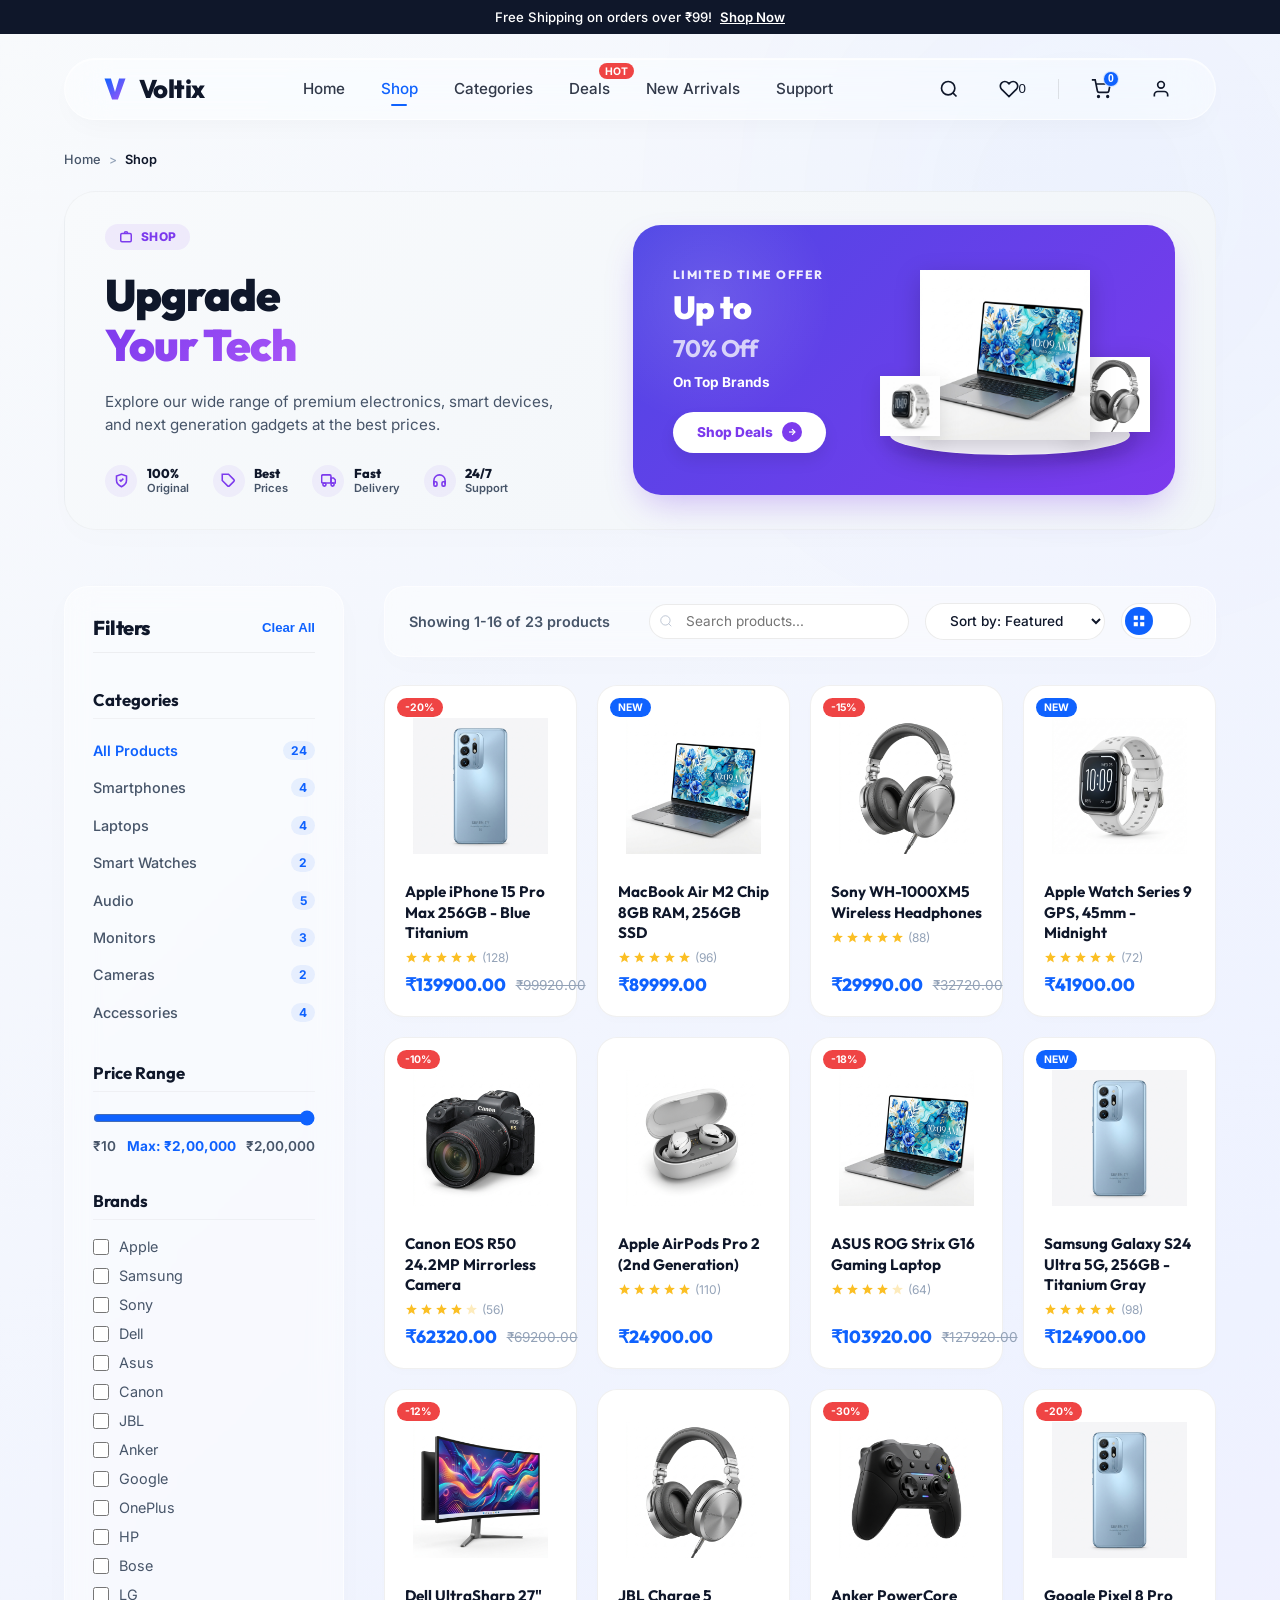
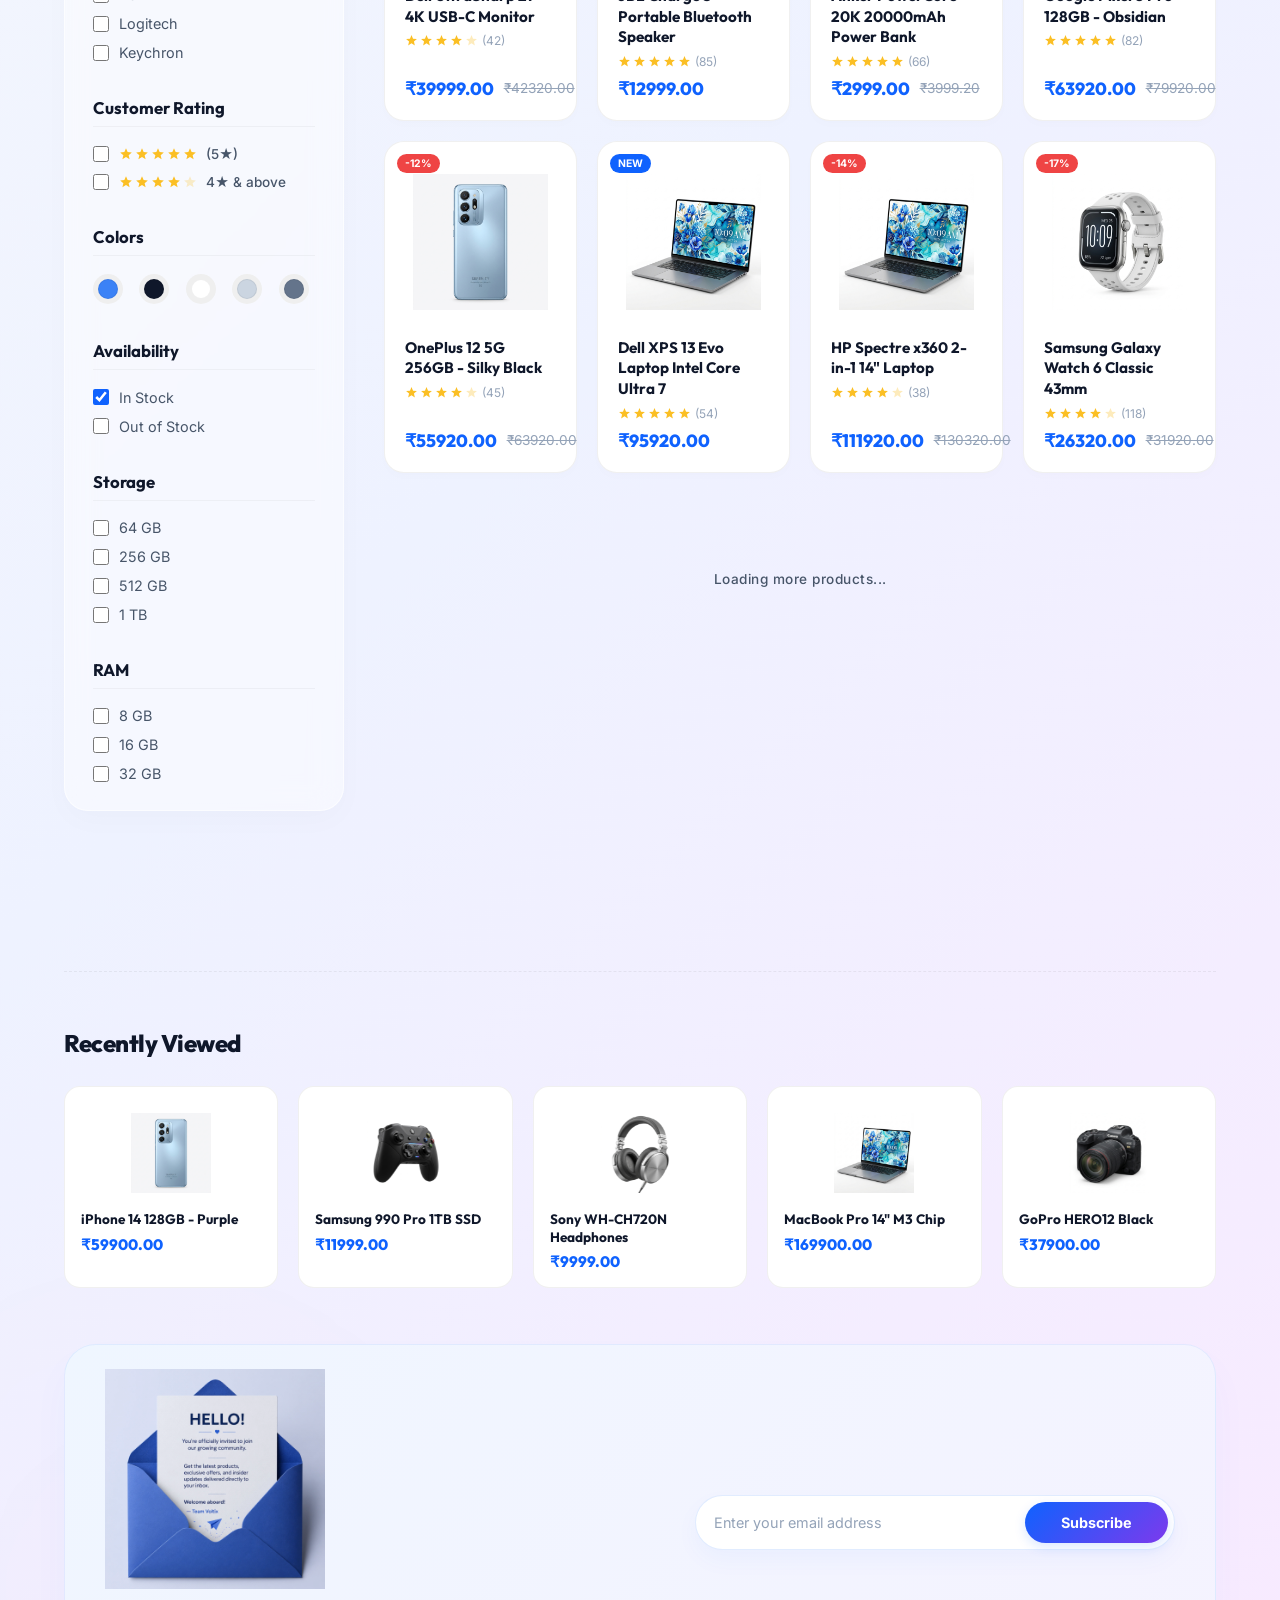
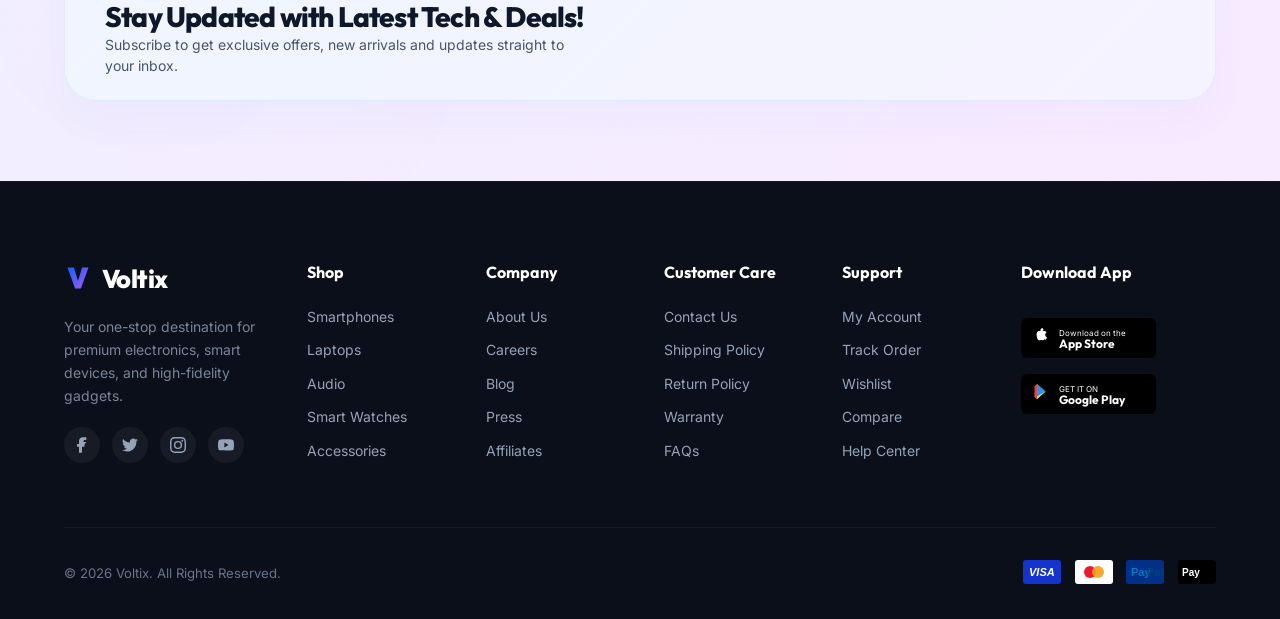
<file: shop.html>
<!DOCTYPE html>
<html lang="en">

<head>
  <meta charset="UTF-8">
  <meta name="viewport" content="width=device-width, initial-scale=1.0">
  <title>Voltix Shop - Experience Next Generation Technology</title>
  <meta name="description"
    content="Shop the latest premium electronics, smartphones, laptops, audio systems, monitors, cameras, and accessories on Voltix.">

  <style>
    /* Google Fonts Imports */
    @import url('https://fonts.googleapis.com/css2?family=Inter:wght@400;500;600;700&family=Outfit:wght@400;500;600;700;800&display=swap');

    :root {
      /* Colors */
      --primary: #0f62fe;
      --primary-hover: #0353e9;
      --primary-rgb: 15, 98, 254;
      --text-dark: #0f172a;
      --text-muted: #475569;
      --text-light: #94a3b8;
      --white: #ffffff;
      --border-light: rgba(0, 0, 0, 0.06);
      --bg-gradient: linear-gradient(135deg, #f8fafc 0%, #eef2ff 50%, #fae8ff 100%);

      /* Fonts */
      --font-heading: 'Outfit', sans-serif;
      --font-body: 'Inter', sans-serif;

      /* Transitions */
      --transition-fast: 0.2s cubic-bezier(0.4, 0, 0.2, 1);
      --transition-normal: 0.4s cubic-bezier(0.4, 0, 0.2, 1);
    }

    /* Reset & Globals */
    * {
      margin: 0;
      padding: 0;
      box-sizing: border-box;
    }

    body {
      font-family: var(--font-body);
      color: var(--text-dark);
      min-height: 100vh;
      background: var(--bg-gradient);
      position: relative;
      display: flex;
      flex-direction: column;
      overflow-x: hidden;
    }

    /* Mesh background glows */
    body::before,
    body::after {
      content: '';
      position: absolute;
      border-radius: 50%;
      filter: blur(150px);
      z-index: -1;
      pointer-events: none;
      opacity: 0.55;
    }

    body::before {
      width: 600px;
      height: 600px;
      background: radial-gradient(circle, rgba(15, 98, 254, 0.15) 0%, transparent 70%);
      top: -100px;
      right: -100px;
    }

    body::after {
      width: 500px;
      height: 500px;
      background: radial-gradient(circle, rgba(236, 72, 153, 0.08) 0%, transparent 70%);
      bottom: 10%;
      left: -100px;
    }

    /* App Container */
    .app-container {
      width: 100%;
      max-width: 1440px;
      margin: 0 auto;
      padding: 0 4rem;
      flex: 1;
      display: flex;
      flex-direction: column;
    }

    /* Promo Announcement Bar */
    .promo-bar {
      background: #0f172a;
      color: var(--white);
      padding: 0.55rem 1rem;
      font-size: 0.825rem;
      font-weight: 500;
      display: flex;
      align-items: center;
      justify-content: center;
      z-index: 15;
      width: 100%;
    }

    .promo-content {
      display: flex;
      align-items: center;
      gap: 0.5rem;
    }

    .promo-content a {
      color: var(--white);
      font-weight: 600;
      text-decoration: underline;
    }

    /* Header & Navigation */
    .header {
      margin-top: 1.5rem;
      z-index: 10;
    }

    .nav-bar {
      display: flex;
      align-items: center;
      justify-content: space-between;
      background: rgba(255, 255, 255, 0.45);
      backdrop-filter: blur(20px) saturate(190%);
      -webkit-backdrop-filter: blur(20px) saturate(190%);
      border: 1px solid rgba(255, 255, 255, 0.6);
      border-radius: 100px;
      padding: 0.75rem 2.25rem;
      box-shadow: 0 10px 30px -10px rgba(0, 0, 0, 0.04),
        0 1px 1px 0 rgba(255, 255, 255, 0.8) inset;
    }

    .logo {
      display: flex;
      align-items: center;
      gap: 0.6rem;
      text-decoration: none;
      font-family: var(--font-heading);
      font-weight: 800;
      font-size: 1.6rem;
      color: var(--text-dark);
      letter-spacing: -0.5px;
    }

    .logo-icon {
      width: 28px;
      height: 28px;
    }

    .nav-links {
      display: flex;
      align-items: center;
      gap: 2.25rem;
      list-style: none;
    }

    .nav-item {
      position: relative;
    }

    .nav-link {
      display: flex;
      align-items: center;
      gap: 0.25rem;
      text-decoration: none;
      font-family: var(--font-body);
      font-weight: 500;
      font-size: 0.95rem;
      color: var(--text-dark);
      padding: 0.5rem 0;
      opacity: 0.85;
      transition: opacity var(--transition-fast), color var(--transition-fast);
    }

    .nav-link:hover,
    .nav-link.active {
      opacity: 1;
      color: var(--primary);
    }

    .nav-link.active::after {
      content: '';
      position: absolute;
      bottom: 0;
      left: 50%;
      transform: translateX(-50%);
      width: 16px;
      height: 2.5px;
      background-color: var(--primary);
      border-radius: 10px;
    }

    .nav-link svg {
      width: 10px;
      height: 10px;
      fill: none;
      stroke: currentColor;
      stroke-width: 2.5;
    }

    .badge-hot {
      background: #ef4444;
      color: var(--white);
      font-size: 0.65rem;
      font-weight: 700;
      padding: 1.5px 6px;
      border-radius: 20px;
      position: absolute;
      top: -8px;
      right: -24px;
      text-transform: uppercase;
    }

    .nav-actions {
      display: flex;
      align-items: center;
      gap: 1.5rem;
    }

    .action-btn {
      background: none;
      border: none;
      cursor: pointer;
      color: var(--text-dark);
      padding: 0.5rem;
      border-radius: 50%;
      display: flex;
      align-items: center;
      justify-content: center;
      position: relative;
      transition: background-color var(--transition-fast), transform var(--transition-fast), color var(--transition-fast);
    }

    .action-btn:hover {
      background-color: rgba(15, 98, 254, 0.08);
      color: var(--primary);
    }

    .action-btn svg {
      width: 20px;
      height: 20px;
      fill: none;
      stroke: currentColor;
      stroke-width: 2;
    }

    .cart-count {
      position: absolute;
      top: 0;
      right: 0;
      background-color: var(--primary);
      color: var(--white);
      font-size: 0.65rem;
      font-weight: 700;
      width: 16px;
      height: 16px;
      border-radius: 50%;
      display: flex;
      align-items: center;
      justify-content: center;
      border: 1.5px solid rgba(255, 255, 255, 0.8);
    }

    .divider {
      width: 1px;
      height: 20px;
      background-color: rgba(0, 0, 0, 0.1);
    }

    /* Breadcrumbs */
    .breadcrumbs {
      display: flex;
      align-items: center;
      gap: 0.5rem;
      font-size: 0.8rem;
      font-weight: 500;
      color: var(--text-light);
      margin-top: 2rem;
    }

    .breadcrumbs a {
      color: var(--text-muted);
      text-decoration: none;
      transition: color var(--transition-fast);
    }

    .breadcrumbs a:hover {
      color: var(--primary);
    }

    .breadcrumbs .breadcrumb-sep {
      color: var(--text-light);
      font-size: 0.75rem;
    }

    .breadcrumbs .current {
      color: var(--text-dark);
      font-weight: 600;
    }

    /* Shop Page Header Row with Left text and Right promo banner */
    .shop-header-row {
      display: grid;
      grid-template-columns: 1fr 1.15fr;
      gap: 3.5rem;
      margin-top: 1.5rem;
      align-items: center;
      background: linear-gradient(135deg, #f8fafc 0%, #f1f5f9 100%);
      border: 1px solid rgba(0, 0, 0, 0.03);
      border-radius: 32px;
      padding: 2rem 2.5rem;
      box-shadow: 0 10px 30px rgba(0, 0, 0, 0.01);
    }

    .shop-header-left {
      display: flex;
      flex-direction: column;
      gap: 1.25rem;
    }

    .shop-badge {
      display: flex;
      align-items: center;
      gap: 0.5rem;
      background-color: rgba(124, 58, 237, 0.08);
      color: #7c3aed;
      padding: 0.35rem 0.85rem;
      border-radius: 100px;
      font-size: 0.75rem;
      font-weight: 800;
      width: fit-content;
      letter-spacing: 0.5px;
    }

    .shop-page-title {
      font-family: var(--font-heading);
      font-size: 2.75rem;
      font-weight: 900;
      color: var(--text-dark);
      letter-spacing: -1px;
      line-height: 1.15;
    }

    .purple-gradient-text {
      background: linear-gradient(135deg, #7c3aed 0%, #a855f7 100%);
      -webkit-background-clip: text;
      -webkit-text-fill-color: transparent;
    }

    .shop-page-desc {
      font-size: 0.95rem;
      color: var(--text-muted);
      line-height: 1.5;
    }

    /* Banner Features list */
    .banner-features-row {
      display: flex;
      gap: 1.5rem;
      flex-wrap: wrap;
      margin-top: 0.5rem;
    }

    .banner-feature-item {
      display: flex;
      align-items: center;
      gap: 0.6rem;
    }

    .bf-icon-box {
      width: 32px;
      height: 32px;
      border-radius: 50%;
      background-color: rgba(124, 58, 237, 0.06);
      color: #7c3aed;
      display: flex;
      align-items: center;
      justify-content: center;
    }

    .bf-icon-box svg {
      width: 15px;
      height: 15px;
      fill: none;
      stroke: currentColor;
    }

    .bf-text-box {
      display: flex;
      flex-direction: column;
      line-height: 1.2;
    }

    .bf-title {
      font-family: var(--font-heading);
      font-size: 0.8rem;
      font-weight: 800;
      color: var(--text-dark);
    }

    .bf-desc {
      font-size: 0.7rem;
      color: var(--text-muted);
      font-weight: 600;
    }

    /* Promo Banner styling */
    .shop-promo-banner {
      background: linear-gradient(135deg, #4f46e5 0%, #7c3aed 100%);
      border-radius: 28px;
      padding: 2.25rem 2.5rem;
      color: var(--white);
      display: flex;
      justify-content: space-between;
      align-items: center;
      position: relative;
      overflow: hidden;
      box-shadow: 0 15px 35px -10px rgba(124, 58, 237, 0.35);
      height: 270px;
    }

    .shop-promo-banner::before {
      content: '';
      position: absolute;
      width: 250px;
      height: 250px;
      background: radial-gradient(circle, rgba(255, 255, 255, 0.12) 0%, transparent 70%);
      top: -50px;
      left: -50px;
      pointer-events: none;
    }

    .promo-banner-content {
      display: flex;
      flex-direction: column;
      gap: 0.35rem;
      z-index: 2;
      max-width: 55%;
    }

    .promo-subtitle {
      font-family: var(--font-heading);
      font-size: 0.75rem;
      font-weight: 800;
      letter-spacing: 1.5px;
      text-transform: uppercase;
      opacity: 0.9;
    }

    .promo-title {
      font-family: var(--font-heading);
      font-size: 2rem;
      font-weight: 900;
      letter-spacing: -0.5px;
      line-height: 1.2;
    }

    .promo-title span {
      opacity: 0.75;
      font-weight: 700;
      font-size: 1.5rem;
    }

    .promo-btn {
      align-self: flex-start;
      margin-top: 1rem;
      background-color: var(--white);
      color: #7c3aed;
      border: none;
      padding: 0.65rem 1.5rem;
      border-radius: 100px;
      font-family: var(--font-body);
      font-size: 0.85rem;
      font-weight: 800;
      display: flex;
      align-items: center;
      gap: 0.6rem;
      box-shadow: 0 8px 16px rgba(0, 0, 0, 0.08);
      transition: all var(--transition-fast);
      cursor: pointer;
    }

    .promo-btn:hover {
      transform: translateY(-2px);
      box-shadow: 0 10px 20px rgba(0, 0, 0, 0.12);
      background-color: #f5f3ff;
    }

    .btn-arrow-circle {
      width: 20px;
      height: 20px;
      border-radius: 50%;
      background-color: #7c3aed;
      color: var(--white);
      display: flex;
      align-items: center;
      justify-content: center;
    }

    .btn-arrow-circle svg {
      width: 10px;
      height: 10px;
    }

    /* Pedestal visual setup */
    .pedestal-wrapper {
      position: relative;
      width: 250px;
      height: 200px;
      display: flex;
      align-items: flex-end;
      justify-content: center;
      z-index: 2;
    }

    .pedestal-platform {
      position: absolute;
      bottom: 5px;
      width: 240px;
      height: 40px;
      background: rgba(255, 255, 255, 0.95);
      border-radius: 50%;
      box-shadow: 0 10px 25px rgba(0, 0, 0, 0.2), 0 4px 10px rgba(124, 58, 237, 0.3);
      border: 1.5px solid rgba(255, 255, 255, 0.8);
      z-index: 1;
    }

    .pedestal-img-laptop {
      position: absolute;
      width: 170px;
      bottom: 20px;
      left: 35px;
      z-index: 3;
      filter: drop-shadow(0 8px 12px rgba(0, 0, 0, 0.18));
      animation: pedestalFloat 4s ease-in-out infinite;
    }

    .pedestal-img-watch {
      position: absolute;
      width: 60px;
      bottom: 24px;
      left: -5px;
      z-index: 4;
      filter: drop-shadow(0 6px 10px rgba(0, 0, 0, 0.12));
      animation: pedestalFloat 4.5s ease-in-out infinite 0.3s;
    }

    .pedestal-img-headphones {
      position: absolute;
      width: 75px;
      bottom: 28px;
      right: -15px;
      z-index: 2;
      filter: drop-shadow(0 10px 15px rgba(0, 0, 0, 0.22));
      animation: pedestalFloat 5s ease-in-out infinite 0.6s;
    }

    @keyframes pedestalFloat {

      0%,
      100% {
        transform: translateY(0);
      }

      50% {
        transform: translateY(-4px);
      }
    }

    /* Page Layout: Sidebar + Product Grid */
    .shop-layout {
      display: grid;
      grid-template-columns: 280px 1fr;
      gap: 2.5rem;
      padding: 3.5rem 0 5rem;
      align-items: start;
    }

    /* Left Sidebar Filters styling */
    .shop-sidebar {
      background: rgba(255, 255, 255, 0.45);
      backdrop-filter: blur(15px);
      -webkit-backdrop-filter: blur(15px);
      border: 1px solid rgba(255, 255, 255, 0.6);
      border-radius: 24px;
      padding: 1.75rem;
      box-shadow: 0 10px 30px rgba(0, 0, 0, 0.02);
      display: flex;
      flex-direction: column;
      gap: 2.25rem;
      position: sticky;
      top: 100px;
    }

    .sidebar-header {
      display: flex;
      justify-content: space-between;
      align-items: center;
      border-bottom: 1.5px solid rgba(0, 0, 0, 0.05);
      padding-bottom: 0.75rem;
    }

    .sidebar-header-title {
      font-family: var(--font-heading);
      font-size: 1.25rem;
      font-weight: 800;
      color: var(--text-dark);
      letter-spacing: -0.5px;
    }

    .btn-clear-all {
      font-size: 0.825rem;
      color: var(--primary);
      text-decoration: none;
      font-weight: 600;
      cursor: pointer;
      background: none;
      border: none;
      transition: color var(--transition-fast);
    }

    .btn-clear-all:hover {
      color: var(--primary-hover);
      text-decoration: underline;
    }

    .filter-section {
      display: flex;
      flex-direction: column;
      gap: 1rem;
    }

    .filter-title {
      font-family: var(--font-heading);
      font-size: 1.05rem;
      font-weight: 700;
      color: var(--text-dark);
      border-bottom: 1px solid rgba(0, 0, 0, 0.04);
      padding-bottom: 0.5rem;
      margin-bottom: 0.15rem;
    }

    /* Category list item style */
    .category-filter-list {
      display: flex;
      flex-direction: column;
      gap: 0.65rem;
      list-style: none;
    }

    .category-filter-btn {
      background: none;
      border: none;
      color: var(--text-muted);
      font-family: var(--font-body);
      font-size: 0.9rem;
      font-weight: 500;
      text-align: left;
      cursor: pointer;
      display: flex;
      align-items: center;
      justify-content: space-between;
      width: 100%;
      padding: 0.25rem 0;
      transition: color var(--transition-fast);
    }

    .category-filter-btn:hover,
    .category-filter-btn.active {
      color: var(--primary);
      font-weight: 600;
    }

    .category-filter-count {
      font-size: 0.75rem;
      background: rgba(15, 98, 254, 0.08);
      color: var(--primary);
      padding: 2px 8px;
      border-radius: 20px;
      font-weight: 700;
    }

    /* Checkboxes & Slider styling */
    .filter-options-list {
      display: flex;
      flex-direction: column;
      gap: 0.75rem;
    }

    .checkbox-label {
      display: flex;
      align-items: center;
      gap: 0.65rem;
      font-size: 0.9rem;
      color: var(--text-muted);
      cursor: pointer;
      user-select: none;
    }

    .checkbox-label input {
      accent-color: var(--primary);
      width: 16px;
      height: 16px;
      cursor: pointer;
    }

    /* Price Slider styling */
    .price-slider-wrap {
      display: flex;
      flex-direction: column;
      gap: 0.75rem;
    }

    .price-range-slider {
      width: 100%;
      accent-color: var(--primary);
      cursor: pointer;
    }

    .price-range-values {
      display: flex;
      justify-content: space-between;
      font-size: 0.85rem;
      font-weight: 600;
      color: var(--text-muted);
    }

    /* Star rating filter style */
    .rating-filter-list {
      display: flex;
      flex-direction: column;
      gap: 0.75rem;
    }

    .rating-stars-row {
      display: flex;
      align-items: center;
      color: #fbbf24;
      gap: 2px;
    }

    .rating-stars-row svg {
      width: 14px;
      height: 14px;
      fill: currentColor;
    }

    .rating-stars-label {
      font-size: 0.85rem;
      color: var(--text-muted);
      margin-left: 0.4rem;
      font-weight: 500;
    }

    /* Color dots filter style */
    .colors-filter-grid {
      display: grid;
      grid-template-columns: repeat(5, 1fr);
      gap: 0.65rem;
    }

    .color-dot-btn {
      width: 30px;
      height: 30px;
      border-radius: 50%;
      border: 2px solid transparent;
      cursor: pointer;
      display: flex;
      align-items: center;
      justify-content: center;
      transition: border-color var(--transition-fast), transform var(--transition-fast);
      position: relative;
    }

    .color-dot-btn:hover {
      transform: scale(1.1);
    }

    .color-dot-btn.active {
      border-color: var(--primary);
      box-shadow: 0 0 0 2px rgba(15, 98, 254, 0.2);
    }

    .color-dot-inner {
      width: 20px;
      height: 20px;
      border-radius: 50%;
      border: 1px solid rgba(0, 0, 0, 0.06);
    }

    /* Right Main Layout: Toolbar + Product Grid */
    .shop-main {
      display: flex;
      flex-direction: column;
      gap: 1.75rem;
    }

    /* Toolbar sorting & controls */
    .shop-toolbar {
      display: flex;
      align-items: center;
      justify-content: space-between;
      background: rgba(255, 255, 255, 0.45);
      backdrop-filter: blur(15px);
      -webkit-backdrop-filter: blur(15px);
      border: 1px solid rgba(255, 255, 255, 0.6);
      border-radius: 20px;
      padding: 1rem 1.5rem;
      box-shadow: 0 10px 30px rgba(0, 0, 0, 0.01);
    }

    .results-count {
      font-size: 0.9rem;
      font-weight: 600;
      color: var(--text-muted);
    }

    .toolbar-actions {
      display: flex;
      align-items: center;
      gap: 1rem;
    }

    /* Search Input styling */
    .search-input-wrap {
      position: relative;
      width: 260px;
    }

    .search-input {
      width: 100%;
      background: var(--white);
      border: 1px solid rgba(0, 0, 0, 0.08);
      outline: none;
      padding: 0.55rem 1rem 0.55rem 2.25rem;
      border-radius: 100px;
      font-family: var(--font-body);
      font-size: 0.85rem;
      color: var(--text-dark);
      transition: border-color var(--transition-fast);
    }

    .search-input:focus {
      border-color: var(--primary);
    }

    .search-icon {
      position: absolute;
      left: 10px;
      top: 50%;
      transform: translateY(-50%);
      width: 14px;
      height: 14px;
      color: var(--text-light);
      pointer-events: none;
    }

    /* Sort Select dropdown styling */
    .sort-select {
      background: var(--white);
      border: 1px solid rgba(0, 0, 0, 0.08);
      outline: none;
      padding: 0.55rem 1.25rem;
      border-radius: 100px;
      font-family: var(--font-body);
      font-size: 0.85rem;
      font-weight: 500;
      color: var(--text-dark);
      cursor: pointer;
    }

    /* View triggers style */
    .view-triggers {
      display: flex;
      align-items: center;
      gap: 0.35rem;
      border: 1px solid rgba(0, 0, 0, 0.08);
      padding: 3px;
      background-color: var(--white);
      border-radius: 100px;
    }

    .btn-view-toggle {
      background: none;
      border: none;
      cursor: pointer;
      width: 28px;
      height: 28px;
      border-radius: 50%;
      display: flex;
      align-items: center;
      justify-content: center;
      color: var(--text-muted);
      transition: all var(--transition-fast);
    }

    .btn-view-toggle.active {
      background-color: var(--primary);
      color: var(--white);
    }

    .btn-view-toggle svg {
      width: 14px;
      height: 14px;
      fill: currentColor;
    }

    /* Mobile filter toggler */
    .btn-mobile-filter {
      display: none;
      background-color: var(--primary);
      color: var(--white);
      border: none;
      padding: 0.6rem 1.25rem;
      border-radius: 100px;
      font-family: var(--font-body);
      font-size: 0.85rem;
      font-weight: 600;
      cursor: pointer;
      align-items: center;
      gap: 0.5rem;
    }

    .btn-mobile-filter svg {
      width: 16px;
      height: 16px;
      fill: none;
      stroke: currentColor;
      stroke-width: 2;
    }

    /* Product Grid layout inside shop */
    .shop-product-grid {
      display: grid;
      grid-template-columns: repeat(4, minmax(0, 1fr));
      gap: 1.25rem;
      min-height: 400px;
    }

    /* Product Card Styling */
    .product-card {
      background-color: var(--white);
      border: 1px solid var(--border-light);
      border-radius: 20px;
      padding: 1.25rem;
      display: flex;
      flex-direction: column;
      position: relative;
      transition: all var(--transition-normal);
      opacity: 0;
      transform: translateY(15px);
      box-shadow: 0 4px 10px rgba(0, 0, 0, 0.01);
    }

    .product-card.loaded {
      opacity: 1;
      transform: translateY(0);
    }

    .product-card:hover {
      transform: translateY(-5px);
      box-shadow: 0 15px 30px rgba(15, 98, 254, 0.06);
      border-color: rgba(15, 98, 254, 0.12);
    }

    .product-badge {
      position: absolute;
      top: 12px;
      left: 12px;
      padding: 3px 8px;
      border-radius: 20px;
      font-size: 0.65rem;
      font-weight: 700;
      text-transform: uppercase;
      z-index: 5;
    }

    .badge-discount-tag {
      background-color: #ef4444;
      color: var(--white);
    }

    .badge-new-tag {
      background-color: var(--primary);
      color: var(--white);
    }

    .product-img-wrapper {
      width: 100%;
      height: 160px;
      display: flex;
      align-items: center;
      justify-content: center;
      position: relative;
      overflow: hidden;
      margin-bottom: 0.75rem;
    }

    .product-card-img {
      max-width: 90%;
      max-height: 90%;
      object-fit: contain;
      opacity: 0;
      transition: transform var(--transition-normal), opacity var(--transition-normal);
    }

    .product-card:hover .product-card-img {
      transform: scale(1.08);
    }

    /* Actions overlay */
    .product-actions-overlay {
      position: absolute;
      bottom: -45px;
      left: 50%;
      transform: translateX(-50%);
      display: flex;
      align-items: center;
      gap: 0.6rem;
      opacity: 0;
      transition: all var(--transition-normal);
      z-index: 6;
    }

    .product-card:hover .product-actions-overlay {
      bottom: 5px;
      opacity: 1;
    }

    .btn-action-circle {
      width: 36px;
      height: 36px;
      border-radius: 50%;
      background-color: var(--white);
      border: 1px solid rgba(0, 0, 0, 0.08);
      display: flex;
      align-items: center;
      justify-content: center;
      color: var(--text-dark);
      cursor: pointer;
      box-shadow: 0 4px 10px rgba(0, 0, 0, 0.06);
      transition: all var(--transition-fast);
    }

    .btn-action-circle:hover {
      background-color: var(--primary);
      color: var(--white);
      border-color: var(--primary);
      transform: scale(1.08);
    }

    .btn-action-circle.liked {
      background-color: #ef4444;
      color: var(--white);
      border-color: #ef4444;
    }

    .btn-action-circle svg {
      width: 16px;
      height: 16px;
      fill: none;
      stroke: currentColor;
      stroke-width: 2;
    }

    .btn-action-circle.liked svg {
      fill: currentColor;
    }

    .product-info {
      display: flex;
      flex-direction: column;
      flex: 1;
    }

    .product-card-title {
      font-family: var(--font-heading);
      font-size: 0.95rem;
      font-weight: 700;
      color: var(--text-dark);
      line-height: 1.35;
      margin-top: 0.25rem;
      text-decoration: none;
      transition: color var(--transition-fast);
    }

    .product-card-title:hover {
      color: var(--primary);
    }

    .product-rating {
      color: #fbbf24;
      display: flex;
      align-items: center;
      gap: 2px;
      margin: 0.4rem 0 0.5rem;
    }

    .product-rating svg {
      width: 13px;
      height: 13px;
      fill: currentColor;
    }

    .rating-count {
      font-size: 0.75rem;
      color: var(--text-light);
      margin-left: 2px;
    }

    .product-price-row {
      display: flex;
      align-items: center;
      gap: 0.6rem;
      margin-top: auto;
    }

    .price-current {
      font-family: var(--font-heading);
      font-size: 1.1rem;
      font-weight: 800;
      color: var(--primary);
    }

    .price-original {
      font-size: 0.85rem;
      color: var(--text-light);
      text-decoration: line-through;
    }

    /* List View Styles */
    .shop-product-grid.list-view {
      grid-template-columns: 1fr;
      gap: 1.5rem;
    }

    .shop-product-grid.list-view .product-card {
      flex-direction: row;
      align-items: center;
      gap: 2rem;
      padding: 1.5rem;
    }

    .shop-product-grid.list-view .product-img-wrapper {
      width: 160px;
      height: 160px;
      margin-bottom: 0;
      flex-shrink: 0;
    }

    .shop-product-grid.list-view .product-info {
      flex: 1;
    }

    .shop-product-grid.list-view .product-actions-overlay {
      position: relative;
      bottom: 0;
      left: 0;
      transform: none;
      opacity: 1;
      margin-top: 1rem;
    }

    /* Pagination */
    .pagination {
      display: flex;
      align-items: center;
      justify-content: center;
      gap: 0.5rem;
      margin-top: 3.5rem;
    }

    .pagination-btn {
      width: 40px;
      height: 40px;
      border-radius: 50%;
      border: 1px solid rgba(0, 0, 0, 0.06);
      background-color: var(--white);
      color: var(--text-dark);
      font-family: var(--font-body);
      font-size: 0.9rem;
      font-weight: 600;
      display: flex;
      align-items: center;
      justify-content: center;
      cursor: pointer;
      transition: all var(--transition-fast);
      text-decoration: none;
    }

    .pagination-btn:hover:not(.disabled) {
      border-color: var(--primary);
      color: var(--primary);
      background-color: rgba(15, 98, 254, 0.04);
    }

    .pagination-btn.active {
      background-color: var(--primary);
      color: var(--white);
      border-color: var(--primary);
    }

    .pagination-btn.disabled {
      opacity: 0.4;
      cursor: not-allowed;
    }

    .pagination-ellipsis {
      font-size: 0.9rem;
      font-weight: 600;
      color: var(--text-light);
      padding: 0 0.5rem;
    }

    /* Recently Viewed Section */
    .recently-viewed-section {
      margin-top: 5rem;
      border-top: 1.5px dashed rgba(0, 0, 0, 0.06);
      padding-top: 3.5rem;
    }

    .recently-viewed-grid {
      display: grid;
      grid-template-columns: repeat(5, 1fr);
      gap: 1.25rem;
      margin-top: 1.75rem;
    }

    .recent-card {
      background-color: var(--white);
      border: 1px solid var(--border-light);
      border-radius: 16px;
      padding: 1rem;
      display: flex;
      flex-direction: column;
      position: relative;
      transition: all var(--transition-normal);
      text-decoration: none;
      color: inherit;
    }

    .recent-card:hover {
      transform: translateY(-4px);
      box-shadow: 0 10px 25px rgba(0, 0, 0, 0.04);
      border-color: rgba(15, 98, 254, 0.08);
    }

    .recent-img-wrap {
      width: 100%;
      height: 100px;
      display: flex;
      align-items: center;
      justify-content: center;
      margin-bottom: 0.5rem;
      overflow: hidden;
    }

    .recent-img {
      max-width: 80%;
      max-height: 80%;
      object-fit: contain;
    }

    .recent-title {
      font-family: var(--font-heading);
      font-size: 0.85rem;
      font-weight: 700;
      color: var(--text-dark);
      line-height: 1.3;
      margin-bottom: 0.35rem;
    }

    .recent-price {
      font-family: var(--font-heading);
      font-size: 0.95rem;
      font-weight: 800;
      color: var(--primary);
    }

    /* Empty search results */
    .empty-results {
      grid-column: 1 / -1;
      display: flex;
      flex-direction: column;
      align-items: center;
      justify-content: center;
      gap: 1rem;
      padding: 4rem 1rem;
      text-align: center;
    }

    .empty-results svg {
      width: 64px;
      height: 64px;
      color: var(--text-light);
    }

    .empty-title {
      font-family: var(--font-heading);
      font-size: 1.5rem;
      font-weight: 700;
    }

    /* Toast notification styling */
    .toast {
      position: fixed;
      bottom: 25px;
      left: 25px;
      background-color: #0b0f19;
      color: var(--white);
      padding: 0.8rem 1.5rem;
      border-radius: 12px;
      font-size: 0.9rem;
      font-weight: 500;
      box-shadow: 0 10px 25px rgba(0, 0, 0, 0.3);
      display: flex;
      align-items: center;
      gap: 0.6rem;
      opacity: 0;
      transform: translateY(20px);
      transition: all var(--transition-normal);
      z-index: 100;
      pointer-events: none;
    }

    .toast.active {
      opacity: 1;
      transform: translateY(0);
    }

    .toast svg {
      width: 18px;
      height: 18px;
      fill: none;
      stroke: #10b981;
      stroke-width: 2.5;
    }

    /* Footer styling */
    .footer {
      background-color: #0b0f19;
      color: #94a3b8;
      padding: 5rem 0 2rem;
      margin-top: 5rem;
      border-top: 1px solid rgba(255, 255, 255, 0.04);
    }

    .footer-top {
      display: grid;
      grid-template-columns: 1.5fr repeat(4, 1fr) 1.5fr;
      gap: 3rem;
      margin-bottom: 4rem;
    }

    .footer-brand {
      display: flex;
      flex-direction: column;
      gap: 1.25rem;
    }

    .footer-brand .logo {
      color: var(--white);
    }

    .footer-desc {
      font-size: 0.875rem;
      line-height: 1.65;
      opacity: 0.8;
    }

    .social-links {
      display: flex;
      align-items: center;
      gap: 0.75rem;
      list-style: none;
    }

    .social-btn {
      width: 36px;
      height: 36px;
      border-radius: 50%;
      background-color: rgba(255, 255, 255, 0.05);
      display: flex;
      align-items: center;
      justify-content: center;
      color: #94a3b8;
      text-decoration: none;
      transition: all var(--transition-fast);
    }

    .social-btn:hover {
      background-color: var(--primary);
      color: var(--white);
      transform: translateY(-2px);
    }

    .social-btn svg {
      width: 16px;
      height: 16px;
      fill: currentColor;
    }

    .footer-col-title {
      font-family: var(--font-heading);
      font-size: 1rem;
      font-weight: 700;
      color: var(--white);
      margin-bottom: 1.5rem;
    }

    .footer-menu {
      display: flex;
      flex-direction: column;
      gap: 0.85rem;
      list-style: none;
    }

    .footer-link {
      font-size: 0.875rem;
      color: #94a3b8;
      text-decoration: none;
      transition: color var(--transition-fast);
    }

    .footer-link:hover {
      color: var(--white);
    }

    .footer-apps {
      display: flex;
      flex-direction: column;
      gap: 0.75rem;
    }

    .app-download-btn {
      display: block;
      transition: transform var(--transition-fast);
    }

    .app-download-btn:hover {
      transform: translateY(-2px);
    }

    .app-download-btn svg {
      width: 135px;
      height: 40px;
    }

    .footer-bottom {
      border-top: 1px solid rgba(255, 255, 255, 0.05);
      padding-top: 2rem;
      display: flex;
      align-items: center;
      justify-content: space-between;
      font-size: 0.825rem;
      color: #64748b;
    }

    .payment-icons {
      display: flex;
      align-items: center;
      gap: 0.85rem;
      list-style: none;
    }

    .payment-icon svg {
      width: 38px;
      height: 24px;
    }

    /* Back to top button */
    .back-to-top {
      position: fixed;
      bottom: 25px;
      right: 25px;
      width: 44px;
      height: 44px;
      border-radius: 50%;
      background-color: var(--primary);
      color: var(--white);
      border: none;
      cursor: pointer;
      display: flex;
      align-items: center;
      justify-content: center;
      box-shadow: 0 4px 15px rgba(15, 98, 254, 0.3);
      opacity: 0;
      visibility: hidden;
      transform: translateY(10px);
      transition: all var(--transition-normal);
      z-index: 99;
    }

    .back-to-top.active {
      opacity: 1;
      visibility: visible;
      transform: translateY(0);
    }

    .back-to-top svg {
      width: 18px;
      height: 18px;
      fill: none;
      stroke: currentColor;
      stroke-width: 2.5;
    }

    /* RESPONSIVENESS */
    @media (max-width: 1200px) {
      .app-container {
        padding: 0 2rem;
      }

      .shop-header-row {
        gap: 1.5rem;
      }

      .shop-promo-banner {
        padding: 1.5rem 2rem;
      }

      .shop-product-grid {
        grid-template-columns: repeat(3, minmax(0, 1fr));
      }

      .recently-viewed-grid {
        grid-template-columns: repeat(3, 1fr);
      }

      .footer-top {
        grid-template-columns: repeat(2, 1fr);
        gap: 2rem;
      }

      .footer-brand,
      .footer-apps {
        grid-column: span 2;
      }

      .footer-apps {
        flex-direction: row;
      }
    }

    @media (max-width: 991px) {
      .shop-layout {
        grid-template-columns: 1fr;
        gap: 1.5rem;
      }

      .shop-header-row {
        grid-template-columns: 1fr;
        gap: 2rem;
        text-align: center;
      }

      .shop-promo-banner {
        justify-content: center;
      }

      .promo-banner-content {
        max-width: 100%;
        align-items: center;
      }

      .promo-banner-images {
        display: none;
      }

      .btn-mobile-filter {
        display: inline-flex;
      }

      .shop-sidebar {
        position: fixed;
        top: 0;
        left: -320px;
        width: 300px;
        height: 100vh;
        z-index: 100;
        background: var(--white);
        box-shadow: 15px 0 35px rgba(0, 0, 0, 0.15);
        transition: left var(--transition-normal);
        overflow-y: auto;
        border-radius: 0 24px 24px 0;
        border: none;
      }

      .shop-sidebar.active {
        left: 0;
      }
    }

    /* Hide Mobile Footer & Navigation on Desktop */
    .mobile-footer {
      display: none;
    }
    .desktop-footer {
      display: block;
    }
    .bottom-nav {
      display: none;
      position: fixed;
      bottom: 0;
      left: 0;
      width: 100%;
      height: 64px;
      background: #ffffff;
      border-top: 1px solid rgba(0, 0, 0, 0.08);
      box-shadow: 0 -4px 12px rgba(0, 0, 0, 0.03);
      z-index: 1000;
      justify-content: space-around;
      align-items: center;
      padding: 0 0.5rem;
      padding-bottom: env(safe-area-inset-bottom);
    }
    .bottom-nav-item {
      display: flex;
      flex-direction: column;
      align-items: center;
      justify-content: center;
      text-decoration: none;
      color: #64748b;
      font-family: var(--font-body);
      font-size: 0.7rem;
      font-weight: 500;
      gap: 0.25rem;
      flex: 1;
      height: 100%;
      transition: color var(--transition-fast);
    }
    .bottom-nav-item.active {
      color: var(--primary);
    }
    .bottom-nav-icon {
      width: 20px;
      height: 20px;
    }

    @media (max-width: 768px) {
      html, body {
        overflow-x: hidden;
        width: 100%;
      }

      body {
        padding-bottom: 75px;
      }

      #btn-profile {
        display: none !important;
      }

      .nav-actions .divider {
        display: none !important;
      }

      .bottom-nav {
        display: flex;
      }

      .desktop-footer {
        display: none !important;
      }

      .mobile-footer {
        display: block;
        background: #f8fafc;
        padding: 1.5rem 1.25rem 2.5rem;
        color: #475569;
        border-top: 1px solid rgba(0, 0, 0, 0.05);
        margin-top: 2rem;
      }

      .footer {
        background: #f8fafc !important;
        padding: 0 !important;
        border-top: none !important;
      }

      .mobile-footer-accordion {
        border-bottom: 1px solid rgba(0, 0, 0, 0.05);
        padding: 0.25rem 0;
      }

      .accordion-header {
        width: 100%;
        display: flex;
        align-items: center;
        justify-content: space-between;
        background: none;
        border: none;
        padding: 0.75rem 0;
        cursor: pointer;
        outline: none;
      }

      .accordion-title-wrap {
        display: flex;
        align-items: center;
        gap: 0.75rem;
      }

      .accordion-icon {
        width: 32px;
        height: 32px;
        border-radius: 50%;
        display: flex;
        align-items: center;
        justify-content: center;
      }

      .accordion-icon svg {
        width: 16px;
        height: 16px;
      }

      .accordion-icon.purple {
        background: rgba(168, 85, 247, 0.08);
        color: #a855f7;
      }

      .accordion-icon.blue {
        background: rgba(59, 130, 246, 0.08);
        color: #3b82f6;
      }

      .accordion-icon.green {
        background: rgba(16, 185, 129, 0.08);
        color: #10b981;
      }

      .accordion-icon.orange {
        background: rgba(249, 115, 22, 0.08);
        color: #f97316;
      }

      .accordion-title {
        font-family: var(--font-heading);
        font-size: 0.95rem;
        font-weight: 700;
        color: var(--text-dark);
      }

      .chevron-icon {
        width: 18px;
        height: 18px;
        color: #94a3b8;
        transition: transform var(--transition-fast);
      }

      .accordion-content {
        max-height: 0;
        overflow: hidden;
        transition: max-height var(--transition-normal);
      }

      .mobile-footer-accordion.active .accordion-content {
        max-height: 120px;
      }

      .mobile-footer-accordion.active .chevron-icon {
        transform: rotate(180deg);
      }

      .accordion-links-wrap {
        font-size: 0.8rem;
        color: #64748b;
        line-height: 1.8;
        padding: 0.25rem 0 1rem 2.75rem;
      }

      .accordion-links-wrap a {
        color: #475569;
        text-decoration: none;
        font-weight: 500;
      }

      .mobile-footer-apps-section {
        padding: 1.5rem 0;
        text-align: center;
        border-bottom: 1px solid rgba(0, 0, 0, 0.05);
      }

      .mobile-footer-heading {
        font-family: var(--font-heading);
        font-size: 1rem;
        font-weight: 700;
        color: var(--text-dark);
        margin-bottom: 0.25rem;
      }

      .mobile-footer-subheading {
        font-size: 0.75rem;
        color: #64748b;
        margin-bottom: 1rem;
      }

      .mobile-footer-app-btns {
        display: flex;
        justify-content: center;
        gap: 0.75rem;
      }

      .mobile-app-btn svg {
        width: 120px;
        height: 36px;
      }

      .mobile-footer-socials-section {
        padding: 1.5rem 0;
        text-align: center;
        border-bottom: 1px solid rgba(0, 0, 0, 0.05);
      }

      .mobile-footer-social-icons {
        display: flex;
        justify-content: center;
        gap: 0.85rem;
        margin-top: 1rem;
      }

      .social-circle {
        width: 36px;
        height: 36px;
        border-radius: 50%;
        display: flex;
        align-items: center;
        justify-content: center;
        text-decoration: none;
      }

      .social-circle svg {
        width: 16px;
        height: 16px;
      }

      .social-circle.instagram {
        background: rgba(236, 72, 153, 0.08);
        color: #ec4899;
      }

      .social-circle.facebook {
        background: rgba(59, 130, 246, 0.08);
        color: #3b82f6;
      }

      .social-circle.twitter {
        background: rgba(14, 165, 233, 0.08);
        color: #0ea5e9;
      }

      .social-circle.youtube {
        background: rgba(239, 68, 68, 0.08);
        color: #ef4444;
      }

      .social-circle.pinterest {
        background: rgba(200, 30, 30, 0.08);
        color: #c81e1e;
      }

      .mobile-footer-trust-row {
        display: flex;
        align-items: center;
        justify-content: space-around;
        padding: 1.25rem 0;
        border-bottom: 1px solid rgba(0, 0, 0, 0.05);
      }

      .trust-item {
        display: flex;
        align-items: center;
        gap: 0.5rem;
        font-size: 0.72rem;
        font-weight: 600;
        color: #475569;
      }

      .trust-icon {
        width: 14px;
        height: 14px;
        color: #475569;
      }

      .trust-divider {
        width: 1px;
        height: 20px;
        background: rgba(0, 0, 0, 0.08);
      }

      .mobile-footer-copyright {
        padding-top: 1.5rem;
        text-align: center;
        font-size: 0.72rem;
        color: #94a3b8;
        font-weight: 500;
      }

      .app-container {
        padding: 0 1.5rem;
      }

      .nav-links {
        display: none;
      }

      .shop-product-grid {
        grid-template-columns: repeat(2, minmax(0, 1fr));
      }

      .recently-viewed-grid {
        grid-template-columns: repeat(2, 1fr);
      }

      .footer-top {
        grid-template-columns: 1fr;
      }

      .footer-brand,
      .footer-apps {
        grid-column: span 1;
      }

      .footer-apps {
        flex-direction: column;
      }

      .footer-bottom {
        flex-direction: column;
        gap: 1.5rem;
        text-align: center;
      }

      .shop-toolbar {
        flex-direction: column;
        gap: 1rem;
        align-items: stretch;
      }

      .toolbar-actions {
        flex-direction: column;
        align-items: stretch;
      }

      .search-input-wrap {
        width: 100%;
      }
    }

    @media (max-width: 480px) {
      .shop-product-grid {
        grid-template-columns: minmax(0, 1fr);
      }

      .recently-viewed-grid {
        grid-template-columns: 1fr;
      }

      .shop-page-title {
        font-size: 2.5rem;
      }
    }

    /* Newsletter Section Re-design */
    .newsletter-section {
      margin-top: 3.5rem;
      width: 100%;
    }

    .newsletter-box {
      background: linear-gradient(135deg, #eff6ff 0%, #f5f3ff 100%);
      border: 1.5px solid rgba(15, 98, 254, 0.08);
      border-radius: 32px;
      padding: 1.5rem 2.5rem;
      display: flex;
      align-items: center;
      justify-content: space-between;
      gap: 2rem;
      box-shadow: 0 20px 40px rgba(15, 98, 254, 0.03);
      position: relative;
      overflow: hidden;
      min-height: auto;
    }

    .newsletter-left-group {
      display: flex;
      flex-direction: column;
      align-items: flex-start;
      gap: 0.75rem;
      flex: 1.2;
    }

    .newsletter-badge {
      display: inline-flex;
      align-items: center;
      gap: 0.4rem;
      background: rgba(15, 98, 254, 0.08);
      color: var(--primary);
      padding: 0.35rem 0.85rem;
      border-radius: 100px;
      font-size: 0.72rem;
      font-weight: 700;
      letter-spacing: 0.5px;
      text-transform: uppercase;
    }

    .newsletter-badge svg {
      width: 12px;
      height: 12px;
      fill: none;
      stroke: currentColor;
      stroke-width: 2.5;
    }

    .newsletter-title {
      font-family: var(--font-heading);
      font-size: 1.75rem;
      font-weight: 800;
      color: var(--text-dark);
      letter-spacing: -0.8px;
      line-height: 1.15;
    }

    .newsletter-title .gradient-text {
      background: linear-gradient(135deg, var(--primary) 0%, #a855f7 100%);
      -webkit-background-clip: text;
      -webkit-text-fill-color: transparent;
    }

    .newsletter-desc {
      font-size: 0.875rem;
      color: var(--text-muted);
      line-height: 1.5;
      max-width: 460px;
    }

    .newsletter-form-wrap {
      width: 100%;
      max-width: 480px;
    }

    .newsletter-form {
      display: flex;
      align-items: center;
      background: var(--white);
      border: 1px solid rgba(15, 98, 254, 0.12);
      border-radius: 100px;
      padding: 6px;
      box-shadow: 0 10px 25px rgba(15, 98, 254, 0.04);
      width: 100%;
    }

    .newsletter-input-inner {
      display: flex;
      align-items: center;
      flex: 1;
      padding-left: 0.75rem;
    }

    .newsletter-input-inner .mail-icon {
      width: 18px;
      height: 18px;
      color: var(--text-light);
      fill: none;
      stroke: currentColor;
      stroke-width: 2;
      flex-shrink: 0;
    }

    .newsletter-input {
      width: 100%;
      border: none;
      background: none;
      outline: none;
      padding: 0.6rem 0.75rem;
      font-family: var(--font-body);
      font-size: 0.9rem;
      color: var(--text-dark);
    }

    .newsletter-input::placeholder {
      color: var(--text-light);
    }

    .newsletter-btn {
      background: linear-gradient(135deg, var(--primary) 0%, #7c3aed 100%);
      color: var(--white);
      border: none;
      padding: 0.75rem 2.25rem;
      border-radius: 100px;
      font-family: var(--font-body);
      font-size: 0.9rem;
      font-weight: 700;
      cursor: pointer;
      box-shadow: 0 4px 12px rgba(15, 98, 254, 0.15);
      transition: all var(--transition-fast);
    }

    .newsletter-btn:hover {
      transform: translateY(-1px);
      box-shadow: 0 6px 16px rgba(15, 98, 254, 0.25);
      filter: brightness(1.05);
    }

    .newsletter-features {
      display: flex;
      align-items: center;
      gap: 1.5rem;
      width: 100%;
      margin-top: 0.5rem;
    }

    .ns-feature {
      display: flex;
      align-items: flex-start;
      gap: 0.75rem;
      flex: 1;
    }

    .ns-feature-icon {
      width: 36px;
      height: 36px;
      border-radius: 50%;
      display: flex;
      align-items: center;
      justify-content: center;
      flex-shrink: 0;
    }

    .ns-feature-icon svg {
      width: 18px;
      height: 18px;
      fill: none;
      stroke: currentColor;
      stroke-width: 2;
    }

    .ns-gift {
      background: rgba(168, 85, 247, 0.08);
      color: #a855f7;
    }

    .ns-bell {
      background: rgba(15, 98, 254, 0.08);
      color: var(--primary);
    }

    .ns-tag {
      background: rgba(59, 130, 246, 0.08);
      color: #3b82f6;
    }

    .ns-feature-text {
      display: flex;
      flex-direction: column;
      gap: 0.1rem;
    }

    .ns-feature-text strong {
      font-size: 0.78rem;
      font-weight: 700;
      color: var(--text-dark);
    }

    .ns-feature-text span {
      font-size: 0.7rem;
      color: var(--text-muted);
    }

    .newsletter-privacy {
      display: flex;
      align-items: center;
      gap: 0.4rem;
      font-size: 0.75rem;
      color: var(--text-muted);
      margin-top: 0.25rem;
    }

    .newsletter-privacy .lock-icon {
      width: 13px;
      height: 13px;
      fill: none;
      stroke: currentColor;
      stroke-width: 2.2;
    }

    .newsletter-graphic {
      position: relative;
      width: 220px;
      height: 160px;
      display: flex;
      align-items: center;
      justify-content: center;
      flex-shrink: 0;
      flex: 0.8;
    }

    .newsletter-envelope-img {
      max-width: 100%;
      max-height: 100%;
      object-fit: contain;
    }

    @media (max-width: 1200px) {
      .newsletter-box {
        padding: 1.25rem;
        gap: 2rem;
      }
      .newsletter-graphic {
        width: 180px;
        height: 130px;
      }
    }

    @media (max-width: 991px) {
      .newsletter-box {
        flex-direction: column-reverse;
        padding: 3rem 2rem;
        text-align: center;
        gap: 2.5rem;
      }
      .newsletter-left-group {
        align-items: center;
        text-align: center;
        width: 100%;
      }
      .newsletter-desc {
        max-width: 100%;
      }
      .newsletter-form-wrap {
        max-width: 100%;
      }
      .newsletter-features {
        flex-direction: column;
        align-items: flex-start;
        gap: 1.25rem;
        max-width: 320px;
        margin: 1rem auto 0;
      }
      .ns-feature {
        width: 100%;
        text-align: left;
      }
      .newsletter-privacy {
        justify-content: center;
        width: 100%;
      }
      .newsletter-graphic {
        width: 280px;
        height: 210px;
        flex: none;
      }
    }

    /* ── Mobile Bottom Navigation Bar Small Screen Responsiveness ────── */
    @media (max-width: 480px) {
      .bottom-nav {
        height: 56px !important;
        padding: 0 0.25rem !important;
      }
      .bottom-nav-item {
        font-size: 0.58rem !important;
        gap: 0.15rem !important;
      }
      .bottom-nav-icon {
        width: 18px !important;
        height: 18px !important;
      }
    }

    @media (max-width: 360px) {
      .bottom-nav {
        height: 52px !important;
        padding: 0 0.1rem !important;
      }
      .bottom-nav-item {
        font-size: 0.52rem !important;
        letter-spacing: -0.3px !important;
        gap: 0.1rem !important;
      }
      .bottom-nav-icon {
        width: 16px !important;
        height: 16px !important;
      }
    }

    /* Scroll Sentinel / Loader styling */
    .scroll-sentinel {
      display: flex;
      flex-direction: column;
      align-items: center;
      justify-content: center;
      padding: 3rem 0;
      width: 100%;
      gap: 0.75rem;
      opacity: 0;
      visibility: hidden;
      transition: opacity var(--transition-fast), visibility var(--transition-fast);
    }
    
    .scroll-sentinel.active {
      opacity: 1;
      visibility: visible;
    }

    .loader-dots {
      display: flex;
      align-items: center;
      gap: 0.5rem;
    }

    .loader-dots .dot {
      width: 10px;
      height: 10px;
      border-radius: 50%;
      background: linear-gradient(135deg, var(--primary) 0%, #a855f7 100%);
      animation: pulse-dot 1.2s infinite ease-in-out both;
    }

    .loader-dots .dot:nth-child(1) {
      animation-delay: -0.32s;
    }

    .loader-dots .dot:nth-child(2) {
      animation-delay: -0.16s;
    }

    .loader-text {
      font-family: var(--font-body);
      font-size: 0.85rem;
      font-weight: 500;
      color: var(--text-muted);
      letter-spacing: 0.5px;
    }

    @keyframes pulse-dot {
      0%, 80%, 100% { 
        transform: scale(0);
        opacity: 0.3;
      } 
      40% { 
        transform: scale(1);
        opacity: 1;
      }
    }
  </style>
</head>

<body>

  <!-- Announcement Bar -->
  <div class="promo-bar">
    <div class="promo-content">
      <span>Free Shipping on orders over ₹99!</span>
      <a href="index.html#flash-sale">Shop Now</a>
    </div>
  </div>

  <div class="app-container">

    <!-- Header / Navigation Bar -->
    <header class="header">
      <nav class="nav-bar">
        <!-- Logo -->
        <a href="index.html" class="logo">
          <svg class="logo-icon" viewBox="0 0 24 24" fill="none" xmlns="http://www.w3.org/2000/svg">
            <defs>
              <linearGradient id="logo-grad" x1="0%" y1="0%" x2="100%" y2="100%">
                <stop offset="0%" stop-color="#0f62fe" />
                <stop offset="100%" stop-color="#a855f7" />
              </linearGradient>
            </defs>
            <path d="M3 3H8.5L12 14.5L15.5 3H21L14.5 21H9.5L3 3Z" fill="url(#logo-grad)" />
          </svg>
          <span>Voltix</span>
        </a>

        <!-- Links -->
        <ul class="nav-links">
          <li class="nav-item">
            <a href="index.html" class="nav-link">Home</a>
          </li>
          <li class="nav-item">
            <a href="shop.html" class="nav-link active">Shop</a>
          </li>
          <li class="nav-item">
            <a href="categories.html" class="nav-link">Categories</a>
          </li>
          <li class="nav-item" style="position: relative;">
            <a href="index.html#flash-sale" class="nav-link">Deals</a>
            <span class="badge-hot">Hot</span>
          </li>
          <li class="nav-item">
            <a href="index.html#new-arrivals" class="nav-link">New Arrivals</a>
          </li>
          <li class="nav-item">
            <a href="support.html" class="nav-link">Support</a>
          </li>
        </ul>

        <!-- Actions -->
        <div class="nav-actions">
          <button class="action-btn" id="btn-search-trigger" aria-label="Search">
            <svg viewBox="0 0 24 24" stroke="currentColor" fill="none">
              <circle cx="11" cy="11" r="8" />
              <line x1="21" y1="21" x2="16.65" y2="16.65" />
            </svg>
          </button>

          <button class="action-btn" id="btn-nav-fav" aria-label="Favorites" onclick="location.href='wishlist.html'">
            <svg viewBox="0 0 24 24" stroke="currentColor" fill="none">
              <path
                d="M20.84 4.61a5.5 5.5 0 0 0-7.78 0L12 5.67l-1.06-1.06a5.5 5.5 0 0 0-7.78 7.78l1.06 1.06L12 21.23l7.78-7.78 1.06-1.06a5.5 5.5 0 0 0 0-7.78z" />
            </svg>
            <span class="wishlist-count" id="wishlist-counter-badge">0</span>
          </button>

          <div class="divider"></div>

          <button class="action-btn" aria-label="Cart" onclick="location.href='cart.html'">
            <svg viewBox="0 0 24 24" stroke="currentColor" fill="none">
              <circle cx="9" cy="21" r="1" />
              <circle cx="20" cy="21" r="1" />
              <path d="M1 1h4l2.68 13.39a2 2 0 0 0 2 1.61h9.72a2 2 0 0 0 2-1.61L23 6H6" />
            </svg>
            <span class="cart-count" id="cart-counter-badge">3</span>
          </button>

          <button class="action-btn" aria-label="Profile" onclick="location.href='account.html'">
            <svg viewBox="0 0 24 24" stroke="currentColor" fill="none">
              <path d="M20 21v-2a4 4 0 0 0-4-4H8a4 4 0 0 0-4 4v2" />
              <circle cx="12" cy="7" r="4" />
            </svg>
          </button>
        </div>
      </nav>
    </header>

    <!-- Breadcrumbs -->
    <div class="breadcrumbs">
      <a href="index.html">Home</a>
      <span class="breadcrumb-sep">&gt;</span>
      <span class="current">Shop</span>
    </div>

    <!-- Shop Title / Banner Row -->
    <div class="shop-header-row">
      <div class="shop-header-left">
        <div class="shop-badge">
          <svg viewBox="0 0 24 24" width="14" height="14" fill="none" stroke="currentColor" stroke-width="2.5">
            <rect x="3" y="6" width="18" height="14" rx="2" ry="2" />
            <path d="M9 6a3 3 0 0 1 6 0" />
          </svg>
          <span>SHOP</span>
        </div>
        <h1 class="shop-page-title">Upgrade <br><span class="purple-gradient-text">Your Tech</span></h1>
        <p class="shop-page-desc">Explore our wide range of premium electronics, smart devices, and next generation
          gadgets at the best prices.</p>

        <!-- Trust badge icons row -->
        <div class="banner-features-row">
          <div class="banner-feature-item">
            <div class="bf-icon-box">
              <svg viewBox="0 0 24 24" fill="none" stroke="currentColor" stroke-width="2.5">
                <path d="M12 22s8-4 8-10V5l-8-3-8 3v7c0 6 8 10 8 10z" />
                <path d="m9 11 2 2 4-4" />
              </svg>
            </div>
            <div class="bf-text-box">
              <span class="bf-title">100%</span>
              <span class="bf-desc">Original</span>
            </div>
          </div>

          <div class="banner-feature-item">
            <div class="bf-icon-box">
              <svg viewBox="0 0 24 24" fill="none" stroke="currentColor" stroke-width="2.5">
                <path d="M20.59 13.41l-7.17 7.17a2 2 0 0 1-2.83 0L2 12V2h10l8.59 8.59a2 2 0 0 1 0 2.82z" />
                <line x1="7" y1="7" x2="7.01" y2="7" />
              </svg>
            </div>
            <div class="bf-text-box">
              <span class="bf-title">Best</span>
              <span class="bf-desc">Prices</span>
            </div>
          </div>

          <div class="banner-feature-item">
            <div class="bf-icon-box">
              <svg viewBox="0 0 24 24" fill="none" stroke="currentColor" stroke-width="2.5">
                <rect x="1" y="3" width="15" height="13" rx="2" ry="2" />
                <polygon points="16 8 20 8 23 11 23 16 16 16 16 8" />
                <circle cx="5.5" cy="18.5" r="2.5" />
                <circle cx="18.5" cy="18.5" r="2.5" />
              </svg>
            </div>
            <div class="bf-text-box">
              <span class="bf-title">Fast</span>
              <span class="bf-desc">Delivery</span>
            </div>
          </div>

          <div class="banner-feature-item">
            <div class="bf-icon-box">
              <svg viewBox="0 0 24 24" fill="none" stroke="currentColor" stroke-width="2.5">
                <path d="M3 18v-6a9 9 0 0 1 18 0v6" />
                <path
                  d="M21 19a2 2 0 0 1-2 2h-1a2 2 0 0 1-2-2v-3a2 2 0 0 1 2-2h3zM3 19a2 2 0 0 0 2 2h1a2 2 0 0 0 2-2v-3a2 2 0 0 0-2-2H3z" />
              </svg>
            </div>
            <div class="bf-text-box">
              <span class="bf-title">24/7</span>
              <span class="bf-desc">Support</span>
            </div>
          </div>
        </div>
      </div>

      <!-- Right: Limited offer box -->
      <div class="shop-promo-banner">
        <div class="promo-banner-content">
          <span class="promo-subtitle">LIMITED TIME OFFER</span>
          <h2 class="promo-title">Up to <br><span>70% Off</span></h2>
          <span style="font-size: 0.85rem; font-weight: 700; margin-top: 0.25rem;">On Top Brands</span>
          <button class="promo-btn" id="btn-promo-deal">
            <span>Shop Deals</span>
            <span class="btn-arrow-circle">
              <svg viewBox="0 0 24 24" fill="none" stroke="currentColor" stroke-width="3">
                <line x1="5" y1="12" x2="19" y2="12" />
                <polyline points="12 5 19 12 12 19" />
              </svg>
            </span>
          </button>
        </div>

        <!-- Pedestal arrangement -->
        <div class="pedestal-wrapper">
          <div class="pedestal-platform"></div>
          <img class="pedestal-img-watch" src="assets/smartwatch.png" alt="Smartwatch">
          <img class="pedestal-img-laptop" src="assets/laptop.png" alt="Laptop">
          <img class="pedestal-img-headphones" src="assets/headphones.png" alt="Headphones">
        </div>
      </div>
    </div>

    <!-- Main Sidebar + Content layout -->
    <div class="shop-layout">

      <!-- Filters Sidebar (Left) -->
      <aside class="shop-sidebar" id="shop-sidebar">
        <!-- Close Button (Mobile Only) -->
        <button class="btn-close-sidebar" id="btn-close-sidebar"
          style="display: none; background: none; border: none; align-self: flex-end; cursor: pointer;"
          aria-label="Close filters">
          <svg viewBox="0 0 24 24" stroke="currentColor" fill="none" style="width: 24px; height: 24px;">
            <line x1="18" y1="6" x2="6" y2="18" />
            <line x1="6" y1="6" x2="18" y2="18" />
          </svg>
        </button>

        <div class="sidebar-header">
          <span class="sidebar-header-title">Filters</span>
          <button class="btn-clear-all" id="btn-clear">Clear All</button>
        </div>

        <!-- Categories Filter -->
        <div class="filter-section">
          <h3 class="filter-title">Categories</h3>
          <ul class="category-filter-list">
            <li><button class="category-filter-btn active" data-category="all"><span>All Products</span><span
                  class="category-filter-count" data-count="all">12</span></button></li>
            <li><button class="category-filter-btn" data-category="smartphones"><span>Smartphones</span><span
                  class="category-filter-count" data-count="smartphones">2</span></button></li>
            <li><button class="category-filter-btn" data-category="laptops"><span>Laptops</span><span
                  class="category-filter-count" data-count="laptops">2</span></button></li>
            <li><button class="category-filter-btn" data-category="smartwatches"><span>Smart Watches</span><span
                  class="category-filter-count" data-count="smartwatches">2</span></button></li>
            <li><button class="category-filter-btn" data-category="audio"><span>Audio</span><span
                  class="category-filter-count" data-count="audio">3</span></button></li>
            <li><button class="category-filter-btn" data-category="monitors"><span>Monitors</span><span
                  class="category-filter-count" data-count="monitors">1</span></button></li>
            <li><button class="category-filter-btn" data-category="cameras"><span>Cameras</span><span
                  class="category-filter-count" data-count="cameras">1</span></button></li>
            <li><button class="category-filter-btn" data-category="accessories"><span>Accessories</span><span
                  class="category-filter-count" data-count="accessories">1</span></button></li>
          </ul>
        </div>

        <!-- Price Range Filter -->
        <div class="filter-section">
          <h3 class="filter-title">Price Range</h3>
          <div class="price-slider-wrap">
            <input type="range" class="price-range-slider" id="price-slider" min="10" max="200000" value="200000">
            <div class="price-range-values">
              <span>₹10</span>
              <span style="color: var(--primary); font-weight: 700;" id="price-slider-val">Max: ₹2,00,000</span>
              <span>₹2,00,000</span>
            </div>
          </div>
        </div>

        <!-- Brands Filters -->
        <div class="filter-section">
          <h3 class="filter-title">Brands</h3>
          <div class="filter-options-list" id="brand-checkboxes">
            <label class="checkbox-label"><input type="checkbox" value="Apple"> Apple</label>
            <label class="checkbox-label"><input type="checkbox" value="Samsung"> Samsung</label>
            <label class="checkbox-label"><input type="checkbox" value="Sony"> Sony</label>
            <label class="checkbox-label"><input type="checkbox" value="Dell"> Dell</label>
            <label class="checkbox-label"><input type="checkbox" value="Asus"> Asus</label>
            <label class="checkbox-label"><input type="checkbox" value="Canon"> Canon</label>
            <label class="checkbox-label"><input type="checkbox" value="JBL"> JBL</label>
            <label class="checkbox-label"><input type="checkbox" value="Anker"> Anker</label>
            <label class="checkbox-label"><input type="checkbox" value="Google"> Google</label>
            <label class="checkbox-label"><input type="checkbox" value="OnePlus"> OnePlus</label>
            <label class="checkbox-label"><input type="checkbox" value="HP"> HP</label>
            <label class="checkbox-label"><input type="checkbox" value="Bose"> Bose</label>
            <label class="checkbox-label"><input type="checkbox" value="LG"> LG</label>
            <label class="checkbox-label"><input type="checkbox" value="Logitech"> Logitech</label>
            <label class="checkbox-label"><input type="checkbox" value="Keychron"> Keychron</label>
          </div>
        </div>

        <!-- Rating Filter -->
        <div class="filter-section">
          <h3 class="filter-title">Customer Rating</h3>
          <div class="rating-filter-list" id="rating-checkboxes">
            <label class="checkbox-label">
              <input type="checkbox" value="5">
              <span class="rating-stars-row">
                <svg viewBox="0 0 24 24">
                  <path d="M12 17.27L18.18 21l-1.64-7.03L22 9.24l-7.19-.61L12 2 9.19 8.63 2 9.24l5.46 4.73L5.82 21z" />
                </svg>
                <svg viewBox="0 0 24 24">
                  <path d="M12 17.27L18.18 21l-1.64-7.03L22 9.24l-7.19-.61L12 2 9.19 8.63 2 9.24l5.46 4.73L5.82 21z" />
                </svg>
                <svg viewBox="0 0 24 24">
                  <path d="M12 17.27L18.18 21l-1.64-7.03L22 9.24l-7.19-.61L12 2 9.19 8.63 2 9.24l5.46 4.73L5.82 21z" />
                </svg>
                <svg viewBox="0 0 24 24">
                  <path d="M12 17.27L18.18 21l-1.64-7.03L22 9.24l-7.19-.61L12 2 9.19 8.63 2 9.24l5.46 4.73L5.82 21z" />
                </svg>
                <svg viewBox="0 0 24 24">
                  <path d="M12 17.27L18.18 21l-1.64-7.03L22 9.24l-7.19-.61L12 2 9.19 8.63 2 9.24l5.46 4.73L5.82 21z" />
                </svg>
                <span class="rating-stars-label">(5★)</span>
              </span>
            </label>
            <label class="checkbox-label">
              <input type="checkbox" value="4">
              <span class="rating-stars-row">
                <svg viewBox="0 0 24 24">
                  <path d="M12 17.27L18.18 21l-1.64-7.03L22 9.24l-7.19-.61L12 2 9.19 8.63 2 9.24l5.46 4.73L5.82 21z" />
                </svg>
                <svg viewBox="0 0 24 24">
                  <path d="M12 17.27L18.18 21l-1.64-7.03L22 9.24l-7.19-.61L12 2 9.19 8.63 2 9.24l5.46 4.73L5.82 21z" />
                </svg>
                <svg viewBox="0 0 24 24">
                  <path d="M12 17.27L18.18 21l-1.64-7.03L22 9.24l-7.19-.61L12 2 9.19 8.63 2 9.24l5.46 4.73L5.82 21z" />
                </svg>
                <svg viewBox="0 0 24 24">
                  <path d="M12 17.27L18.18 21l-1.64-7.03L22 9.24l-7.19-.61L12 2 9.19 8.63 2 9.24l5.46 4.73L5.82 21z" />
                </svg>
                <svg viewBox="0 0 24 24" style="opacity: 0.25;">
                  <path d="M12 17.27L18.18 21l-1.64-7.03L22 9.24l-7.19-.61L12 2 9.19 8.63 2 9.24l5.46 4.73L5.82 21z" />
                </svg>
                <span class="rating-stars-label">4★ & above</span>
              </span>
            </label>
          </div>
        </div>

        <!-- Colors Filter -->
        <div class="filter-section">
          <h3 class="filter-title">Colors</h3>
          <div class="colors-filter-grid" id="color-selectors">
            <button class="color-dot-btn" data-color="blue" title="Blue">
              <div class="color-dot-inner" style="background-color: #3b82f6;"></div>
            </button>
            <button class="color-dot-btn" data-color="black" title="Black">
              <div class="color-dot-inner" style="background-color: #0f172a;"></div>
            </button>
            <button class="color-dot-btn" data-color="white" title="White">
              <div class="color-dot-inner" style="background-color: #ffffff;"></div>
            </button>
            <button class="color-dot-btn" data-color="silver" title="Silver">
              <div class="color-dot-inner" style="background-color: #cbd5e1;"></div>
            </button>
            <button class="color-dot-btn" data-color="gray" title="Gray">
              <div class="color-dot-inner" style="background-color: #64748b;"></div>
            </button>
          </div>
        </div>

        <!-- Availability Filters -->
        <div class="filter-section">
          <h3 class="filter-title">Availability</h3>
          <div class="filter-options-list" id="availability-checkboxes">
            <label class="checkbox-label"><input type="checkbox" value="in-stock" checked> In Stock</label>
            <label class="checkbox-label"><input type="checkbox" value="out-of-stock"> Out of Stock</label>
          </div>
        </div>

        <!-- Storage Filters -->
        <div class="filter-section">
          <h3 class="filter-title">Storage</h3>
          <div class="filter-options-list" id="storage-checkboxes">
            <label class="checkbox-label"><input type="checkbox" value="64gb"> 64 GB</label>
            <label class="checkbox-label"><input type="checkbox" value="256gb"> 256 GB</label>
            <label class="checkbox-label"><input type="checkbox" value="512gb"> 512 GB</label>
            <label class="checkbox-label"><input type="checkbox" value="1tb"> 1 TB</label>
          </div>
        </div>

        <!-- RAM Filters -->
        <div class="filter-section">
          <h3 class="filter-title">RAM</h3>
          <div class="filter-options-list" id="ram-checkboxes">
            <label class="checkbox-label"><input type="checkbox" value="8gb"> 8 GB</label>
            <label class="checkbox-label"><input type="checkbox" value="16gb"> 16 GB</label>
            <label class="checkbox-label"><input type="checkbox" value="32gb"> 32 GB</label>
          </div>
        </div>
      </aside>

      <!-- Shop Main Contents (Right) -->
      <main class="shop-main">

        <!-- Toolbar -->
        <div class="shop-toolbar">
          <span class="results-count" id="results-counter">Showing 1-12 of 12 products</span>

          <div class="toolbar-actions">
            <!-- Search field -->
            <div class="search-input-wrap">
              <svg class="search-icon" viewBox="0 0 24 24" stroke="currentColor" fill="none">
                <circle cx="11" cy="11" r="8" />
                <line x1="21" y1="21" x2="16.65" y2="16.65" />
              </svg>
              <input type="text" class="search-input" id="search-input" placeholder="Search products...">
            </div>

            <!-- Sort Select -->
            <select class="sort-select" id="sort-select">
              <option value="featured">Sort by: Featured</option>
              <option value="price-low">Price: Low to High</option>
              <option value="price-high">Price: High to Low</option>
              <option value="rating">Sort by: Rating</option>
            </select>

            <!-- Layout View Triggers -->
            <div class="view-triggers">
              <button class="btn-view-toggle active" id="btn-grid-view" title="Grid View" aria-label="Grid View">
                <svg viewBox="0 0 24 24">
                  <rect x="3" y="3" width="7" height="7" />
                  <rect x="14" y="3" width="7" height="7" />
                  <rect x="3" y="14" width="7" height="7" />
                  <rect x="14" y="14" width="7" height="7" />
                </svg>
              </button>
              <button class="btn-view-toggle" id="btn-list-view" title="List View" aria-label="List View">
                <svg viewBox="0 0 24 24">
                  <line x1="8" y1="6" x2="21" y2="6" />
                  <line x1="8" y1="12" x2="21" y2="12" />
                  <line x1="8" y1="18" x2="21" y2="18" />
                  <line x1="3" y1="6" x2="3.01" y2="6" />
                  <line x1="3" y1="12" x2="3.01" y2="12" />
                  <line x1="3" y1="18" x2="3.01" y2="18" />
                </svg>
              </button>
            </div>

            <!-- Mobile Filter Trigger -->
            <button class="btn-mobile-filter" id="btn-mobile-filter">
              <svg viewBox="0 0 24 24">
                <line x1="4" y1="21" x2="4" y2="14" />
                <line x1="4" y1="10" x2="4" y2="3" />
                <line x1="12" y1="21" x2="12" y2="12" />
                <line x1="12" y1="8" x2="12" y2="3" />
                <line x1="20" y1="21" x2="20" y2="16" />
                <line x1="20" y1="12" x2="20" y2="3" />
                <line x1="1" y1="14" x2="7" y2="14" />
                <line x1="9" y1="8" x2="15" y2="8" />
                <line x1="17" y1="16" x2="23" y2="16" />
              </svg>
              <span>Filters</span>
            </button>
          </div>
        </div>

        <!-- Dynamic Product Grid -->
        <div class="shop-product-grid" id="product-grid">
          <!-- Dynamic cards injected via JS -->
        </div>

        <!-- Scroll Load Sentinel & Loader -->
        <div id="scroll-sentinel" class="scroll-sentinel">
          <div class="loader-dots">
            <span class="dot"></span>
            <span class="dot"></span>
            <span class="dot"></span>
          </div>
          <span class="loader-text">Loading more products...</span>
        </div>

      </main>

    </div>

    <!-- Recently Viewed Section -->
    <section class="recently-viewed-section">
      <h2
        style="font-family: var(--font-heading); font-size: 1.5rem; font-weight: 800; color: var(--text-dark); letter-spacing: -0.5px;">
        Recently Viewed</h2>
      <div class="recently-viewed-grid" id="recently-viewed-grid">
        <!-- Compact cards drawn dynamically -->
      </div>
    </section>

    <!-- Newsletter Section -->
    <section class="newsletter-section">
      <div class="newsletter-box">
        <div class="newsletter-left-group">
          <div class="newsletter-graphic">
            <img class="newsletter-envelope-img" src="assets/newsletter_envelope.png" alt="Newsletter Envelope">
          </div>
          <div class="newsletter-text">
            <h2 class="newsletter-title">Stay Updated with Latest Tech & Deals!</h2>
            <p class="newsletter-desc">Subscribe to get exclusive offers, new arrivals and updates straight to your
              inbox.</p>
          </div>
        </div>
        <div class="newsletter-form-wrap">
          <form class="newsletter-form" onsubmit="event.preventDefault(); showToast('Subscribed successfully!');">
            <input type="email" class="newsletter-input" placeholder="Enter your email address" required>
            <button type="submit" class="newsletter-btn">Subscribe</button>
          </form>
        </div>
      </div>
    </section>

  </div> <!-- End App Container -->

  <!-- Sidebar Overlay (Mobile Only) -->
  <div class="sidebar-overlay" id="sidebar-overlay"
    style="position: fixed; top: 0; left: 0; width: 100vw; height: 100vh; background-color: rgba(0,0,0,0.4); backdrop-filter: blur(4px); z-index: 90; opacity: 0; visibility: hidden; transition: all var(--transition-fast);">
  </div>

  <!-- Toast Notification -->
  <div class="toast" id="toast">
    <svg viewBox="0 0 24 24">
      <path d="M22 11.08V12a10 10 0 1 1-5.93-9.14" />
      <path d="M22 4L12 14.01l-3-3" />
    </svg>
    <span id="toast-text">Added item to cart!</span>
  </div>

  <footer class="footer">
    <div class="app-container desktop-footer">

      <div class="footer-top">
        <!-- Brand Info -->
        <div class="footer-brand">
          <a href="index.html" class="logo">
            <svg class="logo-icon" viewBox="0 0 24 24" fill="none" xmlns="http://www.w3.org/2000/svg">
              <path d="M3 3H8.5L12 14.5L15.5 3H21L14.5 21H9.5L3 3Z" fill="url(#logo-grad)" />
            </svg>
            <span>Voltix</span>
          </a>
          <p class="footer-desc">Your one-stop destination for premium electronics, smart devices, and high-fidelity
            gadgets.</p>
          <ul class="social-links">
            <li><a href="#" class="social-btn" aria-label="Facebook"><svg viewBox="0 0 24 24">
                  <path
                    d="M18.77 7.46H14.5v-1.9c0-.9.6-1.1 1-1.1h3V.5h-4.33C9.24.5 7.5 3.44 7.5 7v3.5H4.5v4h3v9H12v-9h3.5l.5-4z" />
                </svg></a></li>
            <li><a href="#" class="social-btn" aria-label="Twitter"><svg viewBox="0 0 24 24">
                  <path
                    d="M23.95 4.57a10 10 0 0 1-2.82.77 4.96 4.96 0 0 0 2.16-2.72c-.95.55-2 .95-3.12 1.18a4.92 4.92 0 0 0-8.38 4.48 13.98 13.98 0 0 1-10.15-5.15 4.92 4.92 0 0 0 1.52 6.57 4.9 4.9 0 0 1-2.23-.62v.06a4.92 4.92 0 0 0 3.95 4.83 4.9 4.9 0 0 1-2.22.08 4.92 4.92 0 0 0 4.6 3.42A9.9 9.9 0 0 1 0 19.54a13.94 13.94 0 0 0 7.55 2.21c9.14 0 14.3-7.72 14.07-14.88a10 10 0 0 0 2.33-2.3z" />
                </svg></a></li>
            <li><a href="#" class="social-btn" aria-label="Instagram"><svg viewBox="0 0 24 24">
                  <path
                    d="M12 2.163c3.204 0 3.584.012 4.85.07 3.252.148 4.771 1.691 4.919 4.919.058 1.265.069 1.645.069 4.849 0 3.205-.012 3.584-.069 4.849-.149 3.225-1.664 4.771-4.919 4.919-1.266.058-1.644.07-4.85.07-3.204 0-3.584-.012-4.849-.07-3.26-.149-4.771-1.699-4.919-4.92-.058-1.265-.07-1.644-.07-4.849 0-3.204.013-3.583.07-4.849.149-3.227 1.664-4.771 4.919-4.919 1.266-.057 1.645-.069 4.849-.069zM12 0C8.741 0 8.333.014 7.053.072 2.695.272.273 2.69.073 7.051.014 8.333 0 8.741 0 12c0 3.259.014 3.668.072 4.948.2 4.358 2.618 6.78 6.98 6.98 1.281.058 1.689.072 4.948.072 3.259 0 3.668-.014 4.948-.072 4.354-.2 6.782-2.618 6.979-6.98.059-1.28.073-1.689.073-4.948 0-3.259-.014-3.667-.072-4.947-.196-4.354-2.617-6.78-6.979-6.98C15.668.014 15.259 0 12 0zm0 5.838a6.162 6.162 0 1 0 0 12.324 6.162 6.162 0 0 0 0-12.324zM12 16a4 4 0 1 1 0-8 4 4 0 0 1 0 8zm6.406-11.845a1.44 1.44 0 1 0 0 2.881 1.44 1.44 0 0 0 0-2.881z" />
                </svg></a></li>
            <li><a href="#" class="social-btn" aria-label="YouTube"><svg viewBox="0 0 24 24">
                  <path
                    d="M23.498 6.163a3.003 3.003 0 0 0-2.11-2.11C19.518 3.545 12 3.545 12 3.545s-7.518 0-9.388.507a3.003 3.003 0 0 0-2.11 2.11C0 8.033 0 12 0 12s0 3.967.502 5.837a3.003 3.003 0 0 0 2.11 2.11c1.87.507 9.388.507 9.388.507s7.518 0 9.388-.507a3.003 3.003 0 0 0 2.11-2.11C24 15.967 24 12 24 12s0-3.967-.502-5.837zM9.545 15.568V8.432L15.818 12l-6.273 3.568z" />
                </svg></a></li>
          </ul>
        </div>

        <!-- Shop Links -->
        <div>
          <h3 class="footer-col-title">Shop</h3>
          <ul class="footer-menu">
            <li><a href="shop.html?cat=smartphones" class="footer-link">Smartphones</a></li>
            <li><a href="shop.html?cat=laptops" class="footer-link">Laptops</a></li>
            <li><a href="shop.html?cat=audio" class="footer-link">Audio</a></li>
            <li><a href="shop.html?cat=smartwatches" class="footer-link">Smart Watches</a></li>
            <li><a href="shop.html?cat=accessories" class="footer-link">Accessories</a></li>
          </ul>
        </div>

        <!-- Company Links -->
        <div>
          <h3 class="footer-col-title">Company</h3>
          <ul class="footer-menu">
            <li><a href="#about" class="footer-link">About Us</a></li>
            <li><a href="#careers" class="footer-link">Careers</a></li>
            <li><a href="#blog" class="footer-link">Blog</a></li>
            <li><a href="#press" class="footer-link">Press</a></li>
            <li><a href="#affiliate" class="footer-link">Affiliates</a></li>
          </ul>
        </div>

        <!-- Customer Care Links -->
        <div>
          <h3 class="footer-col-title">Customer Care</h3>
          <ul class="footer-menu">
            <li><a href="support.html" class="footer-link">Contact Us</a></li>
            <li><a href="#shipping" class="footer-link">Shipping Policy</a></li>
            <li><a href="#returns" class="footer-link">Return Policy</a></li>
            <li><a href="#warranty" class="footer-link">Warranty</a></li>
            <li><a href="support.html" class="footer-link">FAQs</a></li>
          </ul>
        </div>

        <!-- Support Links -->
        <div>
          <h3 class="footer-col-title">Support</h3>
          <ul class="footer-menu">
            <li><a href="account.html" class="footer-link">My Account</a></li>
            <li><a href="support.html" class="footer-link">Track Order</a></li>
            <li><a href="wishlist.html" class="footer-link">Wishlist</a></li>
            <li><a href="#compare" class="footer-link">Compare</a></li>
            <li><a href="support.html" class="footer-link">Help Center</a></li>
          </ul>
        </div>

        <!-- Apps Info -->
        <div class="footer-apps">
          <h3 class="footer-col-title">Download App</h3>
          <a href="#" class="app-download-btn">
            <svg viewBox="0 0 135 40">
              <rect width="135" height="40" rx="6" fill="#000" /><text x="38" y="18" fill="#fff"
                font-family="var(--font-body)" font-size="8">Download on the</text><text x="38" y="30" fill="#fff"
                font-family="var(--font-heading)" font-weight="700" font-size="12">App Store</text>
              <path
                d="M22 13.5c-.8.8-1.7.8-2 .5s-.8-1.2-.5-2.2c.3-.9.9-1.5 1.7-1.5s1.2.6 1.2 1.3c0 .8-.6 1.1-1.1 1.3m2.7 7.7c-.5.8-1 1.7-1.8 1.7-.8.1-1-.4-2-.4s-1.2.4-2 .4c-.7 0-1.4-.9-1.9-1.8C16 19.3 15 16 16 14.3c.5-.9 1.4-1.4 2.3-1.4s1.7.6 2.2.6c.5 0 1.5-.7 2.6-.6.4 0 1.8.2 2.6 1.3-.1.1-1.5.9-1.5 2.6 0 2 1.7 2.7 1.8 2.7-.1.4-.7 1.6-1.3 2.7"
                fill="#fff" />
            </svg>
          </a>
          <a href="#" class="app-download-btn">
            <svg viewBox="0 0 135 40">
              <rect width="135" height="40" rx="6" fill="#000" /><text x="38" y="18" fill="#fff"
                font-family="var(--font-body)" font-size="8">GET IT ON</text><text x="38" y="30" fill="#fff"
                font-family="var(--font-heading)" font-weight="700" font-size="12">Google Play</text>
              <path d="M16 10l8.5 7.5L16 25V10z" fill="#4caf50" />
              <path d="M24.5 17.5L16 25l-2.5-2.5 8.5-5z" fill="#ffeb3b" />
              <path d="M16 10l8.5 7.5-8.5 5-2.5-2.5z" fill="#2196f3" />
              <path d="M16 10v15l-2.5-2.5V12.5z" fill="#f44336" />
            </svg>
          </a>
        </div>

      </div>

      <div class="footer-bottom">
        <span>&copy; 2026 Voltix. All Rights Reserved.</span>

        <!-- Payment Icons -->
        <ul class="payment-icons">
          <li class="payment-icon">
            <svg viewBox="0 0 38 24">
              <rect width="38" height="24" rx="3" fill="#1434CB" /><text x="6" y="16" fill="#fff"
                font-family="sans-serif" font-weight="bold" font-style="italic" font-size="11">VISA</text>
            </svg>
          </li>
          <li class="payment-icon">
            <svg viewBox="0 0 38 24">
              <rect width="38" height="24" rx="3" fill="#fff" />
              <circle cx="15" cy="12" r="6" fill="#EB001B" opacity="0.9" />
              <circle cx="23" cy="12" r="6" fill="#F79E1B" opacity="0.9" />
            </svg>
          </li>
          <li class="payment-icon">
            <svg viewBox="0 0 38 24">
              <rect width="38" height="24" rx="3" fill="#003087" /><text x="5" y="16" fill="#0079C1"
                font-family="sans-serif" font-weight="bold" font-size="11">Pay</text><text x="21" y="16" fill="#00457C"
                font-family="sans-serif" font-weight="bold" font-size="11">Pal</text>
            </svg>
          </li>
          <li class="payment-icon">
            <svg viewBox="0 0 38 24">
              <rect width="38" height="24" rx="3" fill="#000" /><text x="4" y="16" fill="#fff" font-family="sans-serif"
                font-weight="bold" font-size="10">Pay</text>
            </svg>
          </li>
        </ul>
      </div>

    </div>

    <!-- Mobile Footer -->
    <div class="mobile-footer">
      <!-- Accordion Section 1: Shop -->
      <div class="mobile-footer-accordion active">
        <button class="accordion-header" onclick="toggleFooterAccordion(this)">
          <div class="accordion-title-wrap">
            <span class="accordion-icon purple">
              <!-- Bag Icon -->
              <svg viewBox="0 0 24 24" fill="none" stroke="currentColor" stroke-width="2" stroke-linecap="round" stroke-linejoin="round"><path d="M6 2L3 6v14a2 2 0 0 0 2 2h14a2 2 0 0 0 2-2V6l-3-4z"></path><line x1="3" y1="6" x2="21" y2="6"></line><path d="M16 10a4 4 0 0 1-8 0"></path></svg>
            </span>
            <span class="accordion-title">Shop</span>
          </div>
          <svg class="chevron-icon" viewBox="0 0 24 24" fill="none" stroke="currentColor" stroke-width="2" stroke-linecap="round" stroke-linejoin="round"><polyline points="6 9 12 15 18 9"></polyline></svg>
        </button>
        <div class="accordion-content">
          <div class="accordion-links-wrap">
            <a href="shop.html?cat=smartphones">Smartphones</a> • 
            <a href="shop.html?cat=laptops">Laptops</a> • 
            <a href="shop.html?cat=audio">Audio</a><br>
            <a href="shop.html?cat=smartwatches">Smart Watches</a> • 
            <a href="shop.html?cat=accessories">Accessories</a> • 
            <a href="shop.html">More</a>
          </div>
        </div>
      </div>

      <!-- Accordion Section 2: Company -->
      <div class="mobile-footer-accordion active">
        <button class="accordion-header" onclick="toggleFooterAccordion(this)">
          <div class="accordion-title-wrap">
            <span class="accordion-icon blue">
              <!-- Building Icon -->
              <svg viewBox="0 0 24 24" fill="none" stroke="currentColor" stroke-width="2" stroke-linecap="round" stroke-linejoin="round"><rect x="4" y="2" width="16" height="20" rx="2" ry="2"></rect><line x1="9" y1="22" x2="9" y2="16"></line><line x1="15" y1="22" x2="15" y2="16"></line><line x1="9" y1="16" x2="15" y2="16"></line><path d="M9 8h.01"></path><path d="M15 8h.01"></path><path d="M9 12h.01"></path><path d="M15 12h.01"></path></svg>
            </span>
            <span class="accordion-title">Company</span>
          </div>
          <svg class="chevron-icon" viewBox="0 0 24 24" fill="none" stroke="currentColor" stroke-width="2" stroke-linecap="round" stroke-linejoin="round"><polyline points="6 9 12 15 18 9"></polyline></svg>
        </button>
        <div class="accordion-content">
          <div class="accordion-links-wrap">
            <a href="#about">About Us</a> • 
            <a href="#careers">Careers</a> • 
            <a href="#blog">Blog</a><br>
            <a href="#press">Press</a> • 
            <a href="#affiliates">Affiliates</a> • 
            <a href="support.html">Contact Us</a>
          </div>
        </div>
      </div>

      <!-- Accordion Section 3: Customer Care -->
      <div class="mobile-footer-accordion active">
        <button class="accordion-header" onclick="toggleFooterAccordion(this)">
          <div class="accordion-title-wrap">
            <span class="accordion-icon green">
              <!-- Headset Icon -->
              <svg viewBox="0 0 24 24" fill="none" stroke="currentColor" stroke-width="2" stroke-linecap="round" stroke-linejoin="round"><path d="M3 18v-6a9 9 0 0 1 18 0v6"></path><path d="M21 19a2 2 0 0 1-2 2h-1a2 2 0 0 1-2-2v-3a2 2 0 0 1 2-2h3"></path><path d="M3 19a2 2 0 0 0 2 2h1a2 2 0 0 0 2-2v-3a2 2 0 0 0-2-2H3"></path></svg>
            </span>
            <span class="accordion-title">Customer Care</span>
          </div>
          <svg class="chevron-icon" viewBox="0 0 24 24" fill="none" stroke="currentColor" stroke-width="2" stroke-linecap="round" stroke-linejoin="round"><polyline points="6 9 12 15 18 9"></polyline></svg>
        </button>
        <div class="accordion-content">
          <div class="accordion-links-wrap">
            <a href="account.html">My Account</a> • 
            <a href="support.html">Track Order</a> • 
            <a href="wishlist.html">Wishlist</a><br>
            <a href="#returns">Returns & Refunds</a> • 
            <a href="support.html">Help Center</a>
          </div>
        </div>
      </div>

      <!-- Accordion Section 4: Support -->
      <div class="mobile-footer-accordion active">
        <button class="accordion-header" onclick="toggleFooterAccordion(this)">
          <div class="accordion-title-wrap">
            <span class="accordion-icon orange">
              <!-- Shield Icon -->
              <svg viewBox="0 0 24 24" fill="none" stroke="currentColor" stroke-width="2" stroke-linecap="round" stroke-linejoin="round"><path d="M12 22s8-4 8-10V5l-8-3-8 3v7c0 6 8 10 8 10z"></path><path d="M9 11l2 2 4-4"></path></svg>
            </span>
            <span class="accordion-title">Support</span>
          </div>
          <svg class="chevron-icon" viewBox="0 0 24 24" fill="none" stroke="currentColor" stroke-width="2" stroke-linecap="round" stroke-linejoin="round"><polyline points="6 9 12 15 18 9"></polyline></svg>
        </button>
        <div class="accordion-content">
          <div class="accordion-links-wrap">
            <a href="#shipping">Shipping Policy</a> • 
            <a href="#returns">Return Policy</a><br>
            <a href="#terms">Terms & Conditions</a> • 
            <a href="#privacy">Privacy Policy</a>
          </div>
        </div>
      </div>

      <!-- App Download Section -->
      <div class="mobile-footer-apps-section">
        <h4 class="mobile-footer-heading">Download Our App</h4>
        <p class="mobile-footer-subheading">Shop faster & get exclusive app offers</p>
        <div class="mobile-footer-app-btns">
          <a href="#" class="mobile-app-btn">
            <svg viewBox="0 0 135 40"><rect width="135" height="40" rx="6" fill="#000" /><text x="38" y="18" fill="#fff" font-family="var(--font-body)" font-size="8">GET IT ON</text><text x="38" y="30" fill="#fff" font-family="var(--font-heading)" font-weight="700" font-size="12">Google Play</text><path d="M16 10l8.5 7.5L16 25V10z" fill="#4caf50" /><path d="M24.5 17.5L16 25l-2.5-2.5 8.5-5z" fill="#ffeb3b" /><path d="M16 10l8.5 7.5-8.5 5-2.5-2.5z" fill="#2196f3" /><path d="M16 10v15l-2.5-2.5V12.5z" fill="#f44336" /></svg>
          </a>
          <a href="#" class="mobile-app-btn">
            <svg viewBox="0 0 135 40"><rect width="135" height="40" rx="6" fill="#000" /><text x="38" y="18" fill="#fff" font-family="var(--font-body)" font-size="8">Download on the</text><text x="38" y="30" fill="#fff" font-family="var(--font-heading)" font-weight="700" font-size="12">App Store</text><path d="M22 13.5c-.8.8-1.7.8-2 .5s-.8-1.2-.5-2.2c.3-.9.9-1.5 1.7-1.5s1.2.6 1.2 1.3c0 .8-.6 1.1-1.1 1.3m2.7 7.7c-.5.8-1 1.7-1.8 1.7-.8.1-1-.4-2-.4s-1.2.4-2 .4c-.7 0-1.4-.9-1.9-1.8C16 19.3 15 16 16 14.3c.5-.9 1.4-1.4 2.3-1.4s1.7.6 2.2.6c.5 0 1.5-.7 2.6-.6.4 0 1.8.2 2.6 1.3-.1.1-1.5.9-1.5 2.6 0 2 1.7 2.7 1.8 2.7-.1.4-.7 1.6-1.3 2.7" fill="#fff" /></svg>
          </a>
        </div>
      </div>

      <!-- Follow Us Section -->
      <div class="mobile-footer-socials-section">
        <h4 class="mobile-footer-heading">Follow Us</h4>
        <div class="mobile-footer-social-icons">
          <a href="#" class="social-circle instagram">
            <svg viewBox="0 0 24 24" fill="none" stroke="currentColor" stroke-width="2" stroke-linecap="round" stroke-linejoin="round"><rect x="2" y="2" width="20" height="20" rx="5" ry="5"></rect><path d="M16 11.37A4 4 0 1 1 12.63 8 4 4 0 0 1 16 11.37z"></path><line x1="17.5" y1="6.5" x2="17.51" y2="6.5"></line></svg>
          </a>
          <a href="#" class="social-circle facebook">
            <svg viewBox="0 0 24 24" fill="none" stroke="currentColor" stroke-width="2" stroke-linecap="round" stroke-linejoin="round"><path d="M18 2h-3a5 5 0 0 0-5 5v3H7v4h3v8h4v-8h3l1-4h-4V7a1 1 0 0 1 1-1h3z"></path></svg>
          </a>
          <a href="#" class="social-circle twitter">
            <svg viewBox="0 0 24 24" fill="none" stroke="currentColor" stroke-width="2" stroke-linecap="round" stroke-linejoin="round"><path d="M23 3a10.9 10.9 0 0 1-3.14 1.53 4.48 4.48 0 0 0-7.86 3v1A10.66 10.66 0 0 1 3 4s-4 9 5 13a11.64 11.64 0 0 1-7 2c9 5 20 0 20-11.5a4.5 4.5 0 0 0-.08-.83A7.72 7.72 0 0 0 23 3z"></path></svg>
          </a>
          <a href="#" class="social-circle youtube">
            <svg viewBox="0 0 24 24" fill="none" stroke="currentColor" stroke-width="2" stroke-linecap="round" stroke-linejoin="round"><path d="M22.54 6.42a2.78 2.78 0 0 0-1.94-2C18.88 4 12 4 12 4s-6.88 0-8.6.46a2.78 2.78 0 0 0-1.94 2A29 29 0 0 0 1 11.75a29 29 0 0 0 .46 5.33A2.78 2.78 0 0 0 3.4 19c1.72.46 8.6.46 8.6.46s6.88 0 8.6-.46a2.78 2.78 0 0 0 1.94-2 29 29 0 0 0 .46-5.25 29 29 0 0 0-.46-5.33z"></path><polygon points="9.75 15.02 15.5 11.75 9.75 8.48 9.75 15.02"></polygon></svg>
          </a>
          <a href="#" class="social-circle pinterest">
            <svg viewBox="0 0 24 24" fill="none" stroke="currentColor" stroke-width="2" stroke-linecap="round" stroke-linejoin="round"><path d="M12 2C6.48 2 2 6.48 2 12c0 4.42 2.87 8.17 6.84 9.5.08-.15.18-.38.22-.58.1-.39.63-2.67.63-2.67s-.16-.31-.16-.78c0-.73.42-1.28.95-1.28.45 0 .67.34.67.74 0 .45-.29 1.14-.44 1.77-.12.53.27.96.79.96.95 0 1.68-1.01 1.68-2.46 0-1.28-.92-2.18-2.24-2.18-1.53 0-2.43 1.15-2.43 2.33 0 .46.18.96.4 1.23.04.05.05.1.04.16-.04.18-.14.58-.16.66-.02.1-.08.12-.18.08-1.25-.58-2.03-2.42-2.03-3.89 0-3.17 2.3-6.08 6.64-6.08 3.48 0 6.19 2.48 6.19 5.8 0 3.46-2.18 6.25-5.21 6.25-1.02 0-1.97-.53-2.3-1.15l-.63 2.4c-.23.88-.85 1.98-1.26 2.65C10.33 21.82 11.14 22 12 22c5.52 0 10-4.48 10-10S17.52 2 12 2z" fill="currentColor"/></svg>
          </a>
        </div>
      </div>

      <!-- Trust Row -->
      <div class="mobile-footer-trust-row">
        <div class="trust-item">
          <svg class="trust-icon" viewBox="0 0 24 24" fill="none" stroke="currentColor" stroke-width="2" stroke-linecap="round" stroke-linejoin="round"><path d="M12 22s8-4 8-10V5l-8-3-8 3v7c0 6 8 10 8 10z"></path><path d="M9 11l2 2 4-4"></path></svg>
          <span>100% Secure Payments</span>
        </div>
        <div class="trust-divider"></div>
        <div class="trust-item">
          <svg class="trust-icon" viewBox="0 0 24 24" fill="none" stroke="currentColor" stroke-width="2" stroke-linecap="round" stroke-linejoin="round"><rect x="1" y="3" width="15" height="13" rx="2" ry="2"></rect><polygon points="16 8 20 8 23 11 23 16 16 16 16 8"></polygon><circle cx="5.5" cy="18.5" r="2.5"></circle><circle cx="18.5" cy="18.5" r="2.5"></circle></svg>
          <span>Free Shipping over ₹99</span>
        </div>
      </div>

      <!-- Copyright -->
      <div class="mobile-footer-copyright">
        © 2026 Voltix. All Rights Reserved.
      </div>
    </div>
  </footer>

  <!-- Mobile Bottom Navigation Bar -->
  <div class="bottom-nav">
    <a href="index.html" class="bottom-nav-item">
      <svg class="bottom-nav-icon" viewBox="0 0 24 24" fill="none" stroke="currentColor" stroke-width="2" stroke-linecap="round" stroke-linejoin="round">
        <path d="M3 9l9-7 9 7v11a2 2 0 0 1-2 2H5a2 2 0 0 1-2-2z"></path>
        <polyline points="9 22 9 12 15 12 15 22"></polyline>
      </svg>
      <span>Home</span>
    </a>
    <a href="shop.html" class="bottom-nav-item active">
      <svg class="bottom-nav-icon" viewBox="0 0 24 24" fill="none" stroke="currentColor" stroke-width="2" stroke-linecap="round" stroke-linejoin="round">
        <path d="M6 2L3 6v14a2 2 0 0 0 2 2h14a2 2 0 0 0 2-2V6l-3-4z"></path>
        <line x1="3" y1="6" x2="21" y2="6"></line>
        <path d="M16 10a4 4 0 0 1-8 0"></path>
      </svg>
      <span>Shop</span>
    </a>
    <a href="categories.html" class="bottom-nav-item">
      <svg class="bottom-nav-icon" viewBox="0 0 24 24" fill="none" stroke="currentColor" stroke-width="2" stroke-linecap="round" stroke-linejoin="round">
        <rect x="3" y="3" width="7" height="7"></rect>
        <rect x="14" y="3" width="7" height="7"></rect>
        <rect x="14" y="14" width="7" height="7"></rect>
        <rect x="3" y="14" width="7" height="7"></rect>
      </svg>
      <span>Categories</span>
    </a>
    <a href="index.html#flash-sale" class="bottom-nav-item">
      <svg class="bottom-nav-icon" viewBox="0 0 24 24" fill="none" stroke="currentColor" stroke-width="2" stroke-linecap="round" stroke-linejoin="round">
        <path d="M20.59 13.41l-7.17 7.17a2 2 0 0 1-2.83 0L2 12V2h10l8.59 8.59a2 2 0 0 1 0 2.82z"></path>
        <line x1="7" y1="7" x2="7.01" y2="7"></line>
      </svg>
      <span>Deals</span>
    </a>
    <a href="wishlist.html" class="bottom-nav-item">
      <svg class="bottom-nav-icon" viewBox="0 0 24 24" fill="none" stroke="currentColor" stroke-width="2" stroke-linecap="round" stroke-linejoin="round">
        <path d="M20.84 4.61a5.5 5.5 0 0 0-7.78 0L12 5.67l-1.06-1.06a5.5 5.5 0 0 0-7.78 7.78l1.06 1.06L12 21.23l7.78-7.78 1.06-1.06a5.5 5.5 0 0 0 0-7.78z"></path>
      </svg>
      <span>Wishlist</span>
    </a>
    <a href="account.html" class="bottom-nav-item">
      <svg class="bottom-nav-icon" viewBox="0 0 24 24" fill="none" stroke="currentColor" stroke-width="2" stroke-linecap="round" stroke-linejoin="round">
        <path d="M20 21v-2a4 4 0 0 0-4-4H8a4 4 0 0 0-4 4v2"></path>
        <circle cx="12" cy="7" r="4"></circle>
      </svg>
      <span>Account</span>
    </a>
  </div>

  <!-- Floating Back to Top Button -->
  <button class="back-to-top" id="btn-back-to-top" aria-label="Back to Top">
    <svg viewBox="0 0 24 24">
      <path d="M18 15l-6-6-6 6" />
    </svg>
  </button>

  <!-- Interactive JS logic -->
  <script>
    const defaultCartItems = [];


    // Wishlist Shared Helpers
    function getLocalWishlist() {
      // No default seeding - users start with empty wishlist after signup
      try { return JSON.parse(localStorage.getItem('voltix_wishlist') || '[]'); } catch (e) { return []; }
    }

    function saveLocalWishlist(wishlist) {
      localStorage.setItem('voltix_wishlist', JSON.stringify(wishlist));
      updateWishlistBadge();
    }

    function updateWishlistBadge() {
      const wishlist = getLocalWishlist();
      const badge = document.getElementById('wishlist-counter-badge');
      if (badge) badge.textContent = wishlist.length;
    }

    function getLocalCart() {
      // One-time reset to empty cart for the new INR upgrade
      if (!localStorage.getItem('voltix_cart_reset_inr')) {
        localStorage.setItem('voltix_cart', JSON.stringify([]));
        localStorage.setItem('voltix_cart_reset_inr', 'true');
        return [];
      }
      const cartJson = localStorage.getItem('voltix_cart');
      if (!cartJson) {
        localStorage.setItem('voltix_cart', JSON.stringify([]));
        return [];
      }
      try {
        return JSON.parse(cartJson);
      } catch (e) {
        return [];
      }
    }

    function saveLocalCart(cart) {
      localStorage.setItem('voltix_cart', JSON.stringify(cart));
      updateCartBadge();
      updateWishlistBadge();
    }

    function updateCartBadge() {
      const cart = getLocalCart();
      const totalCount = cart.reduce((acc, curr) => acc + curr.qty, 0);
      const badge = document.getElementById('cart-counter-badge');
      if (badge) badge.textContent = totalCount;
      document.querySelectorAll('.cart-count').forEach(el => el.textContent = totalCount);
    }

    function addProductToCart(productId, name, desc, color, storage, price, img, qty = 1) {
      const cart = getLocalCart();
      const existing = cart.find(item => item.id === productId && item.color === color && item.storage === storage);
      if (existing) {
        existing.qty += qty;
      } else {
        cart.push({
          id: productId,
          name: name,
          desc: desc || 'Premium Option Pack',
          color: color || 'Standard',
          storage: storage || null,
          price: price,
          qty: qty,
          img: img
        });
      }
      saveLocalCart(cart);
    }

    // Mockup Product Database (24 products matching the mockup design)
    const products = [
      { id: 'iphone15promax', name: 'Apple iPhone 15 Pro Max 256GB - Blue Titanium', category: 'smartphones', price: 139900.00, originalPrice: 99920.00, rating: 5, reviews: 128, brand: 'Apple', color: 'blue', storage: '256gb', ram: '8gb', img: 'assets/smartphone.png', badge: '-20%', inStock: true },
      { id: 'macbookairm2', name: 'MacBook Air M2 Chip 8GB RAM, 256GB SSD', category: 'laptops', price: 89999.00, originalPrice: null, rating: 5, reviews: 96, brand: 'Apple', color: 'silver', storage: '256gb', ram: '8gb', img: 'assets/laptop.png', badge: 'New', inStock: true },
      { id: 'sonywh1000xm5', name: 'Sony WH-1000XM5 Wireless Headphones', category: 'audio', price: 29990.00, originalPrice: 32720.00, rating: 5, reviews: 88, brand: 'Sony', color: 'black', storage: null, ram: null, img: 'assets/headphones.png', badge: '-15%', inStock: true },
      { id: 'applewatch9', name: 'Apple Watch Series 9 GPS, 45mm - Midnight', category: 'smartwatches', price: 41900.00, originalPrice: null, rating: 5, reviews: 72, brand: 'Apple', color: 'black', storage: '64gb', ram: null, img: 'assets/smartwatch.png', badge: 'New', inStock: true },
      { id: 'canoneosr50', name: 'Canon EOS R50 24.2MP Mirrorless Camera', category: 'cameras', price: 62320.00, originalPrice: 69200.00, rating: 4, reviews: 56, brand: 'Canon', color: 'black', storage: null, ram: null, img: 'assets/camera.png', badge: '-10%', inStock: true },
      { id: 'airpodspro2', name: 'Apple AirPods Pro 2 (2nd Generation)', category: 'audio', price: 24900.00, originalPrice: null, rating: 5, reviews: 110, brand: 'Apple', color: 'white', storage: null, ram: null, img: 'assets/earbuds.png', badge: null, inStock: true },
      { id: 'asusrogstrix', name: 'ASUS ROG Strix G16 Gaming Laptop', category: 'laptops', price: 103920.00, originalPrice: 127920.00, rating: 4, reviews: 64, brand: 'Asus', color: 'gray', storage: '512gb', ram: '16gb', img: 'assets/laptop.png', badge: '-18%', inStock: true },
      { id: 'galaxys24ultra', name: 'Samsung Galaxy S24 Ultra 5G, 256GB - Titanium Gray', category: 'smartphones', price: 124900.00, originalPrice: null, rating: 5, reviews: 98, brand: 'Samsung', color: 'gray', storage: '256gb', ram: '12gb', img: 'assets/smartphone.png', badge: 'New', inStock: true },
      { id: 'dellultrasharp', name: 'Dell UltraSharp 27" 4K USB-C Monitor', category: 'monitors', price: 39999.00, originalPrice: 42320.00, rating: 4, reviews: 42, brand: 'Dell', color: 'silver', storage: null, ram: null, img: 'assets/monitor.png', badge: '-12%', inStock: true },
      { id: 'jblcharge5', name: 'JBL Charge 5 Portable Bluetooth Speaker', category: 'audio', price: 12999.00, originalPrice: null, rating: 5, reviews: 85, brand: 'JBL', color: 'blue', storage: null, ram: null, img: 'assets/headphones.png', badge: null, inStock: true },
      { id: 'ipadair5', name: 'Apple iPad Air 5th Gen 10.9-inch, 64GB', category: 'accessories', price: 54900.00, originalPrice: null, rating: 5, reviews: 78, brand: 'Apple', color: 'blue', storage: '64gb', ram: '8gb', img: 'assets/controller.png', badge: 'New', inStock: false },
      { id: 'ankerpowercore', name: 'Anker PowerCore 20K 20000mAh Power Bank', category: 'accessories', price: 2999.00, originalPrice: 3999.20, rating: 5, reviews: 66, brand: 'Anker', color: 'black', storage: null, ram: null, img: 'assets/controller.png', badge: '-30%', inStock: true },
      { id: 'googlepixel8pro', name: 'Google Pixel 8 Pro 128GB - Obsidian', category: 'smartphones', price: 63920.00, originalPrice: 79920.00, rating: 5, reviews: 82, brand: 'Google', color: 'black', storage: '128gb', ram: '12gb', img: 'assets/smartphone.png', badge: '-20%', inStock: true },
      { id: 'oneplus12', name: 'OnePlus 12 5G 256GB - Silky Black', category: 'smartphones', price: 55920.00, originalPrice: 63920.00, rating: 4, reviews: 45, brand: 'OnePlus', color: 'black', storage: '256gb', ram: '16gb', img: 'assets/smartphone.png', badge: '-12%', inStock: true },
      { id: 'dellxps13', name: 'Dell XPS 13 Evo Laptop Intel Core Ultra 7', category: 'laptops', price: 95920.00, originalPrice: null, rating: 5, reviews: 54, brand: 'Dell', color: 'silver', storage: '512gb', ram: '16gb', img: 'assets/laptop.png', badge: 'New', inStock: true },
      { id: 'hpspectrex360', name: 'HP Spectre x360 2-in-1 14" Laptop', category: 'laptops', price: 111920.00, originalPrice: 130320.00, rating: 4, reviews: 38, brand: 'HP', color: 'black', storage: '1tb', ram: '16gb', img: 'assets/laptop.png', badge: '-14%', inStock: true },
      { id: 'galaxywatch6', name: 'Samsung Galaxy Watch 6 Classic 43mm', category: 'smartwatches', price: 26320.00, originalPrice: 31920.00, rating: 4, reviews: 118, brand: 'Samsung', color: 'silver', storage: '16gb', ram: null, img: 'assets/smartwatch.png', badge: '-17%', inStock: true },
      { id: 'boseqcultra', name: 'Bose QuietComfort Ultra Wireless Headphones', category: 'audio', price: 30320.00, originalPrice: 34320.00, rating: 5, reviews: 142, brand: 'Bose', color: 'black', storage: null, ram: null, img: 'assets/headphones.png', badge: '-11%', inStock: true },
      { id: 'airpods3', name: 'Apple AirPods (3rd Generation)', category: 'audio', price: 13520.00, originalPrice: null, rating: 4, reviews: 290, brand: 'Apple', color: 'white', storage: null, ram: null, img: 'assets/earbuds.png', badge: null, inStock: true },
      { id: 'lgultragear34', name: 'LG UltraGear 34" Curved Gaming Monitor', category: 'monitors', price: 71920.00, originalPrice: 87920.00, rating: 5, reviews: 76, brand: 'LG', color: 'black', storage: null, ram: null, img: 'assets/monitor.png', badge: '-18%', inStock: true },
      { id: 'samsungodysseyg9', name: 'Samsung Odyssey Neo G9 49" Curved Monitor', category: 'monitors', price: 135920.00, originalPrice: null, rating: 5, reviews: 112, brand: 'Samsung', color: 'white', storage: null, ram: null, img: 'assets/monitor.png', badge: 'New', inStock: true },
      { id: 'sonyalpha7iv', name: 'Sony Alpha 7 IV Full-Frame Mirrorless Camera', category: 'cameras', price: 199920.00, originalPrice: null, rating: 5, reviews: 164, brand: 'Sony', color: 'black', storage: null, ram: null, img: 'assets/camera.png', badge: null, inStock: true },
      { id: 'logitechmxmaster3s', name: 'Logitech MX Master 3S Wireless Performance Mouse', category: 'accessories', price: 7999.20, originalPrice: null, rating: 5, reviews: 425, brand: 'Logitech', color: 'gray', storage: null, ram: null, img: 'assets/controller.png', badge: null, inStock: true },
      { id: 'keychronk2', name: 'Keychron K2 Wireless Mechanical Keyboard', category: 'accessories', price: 6399.20, originalPrice: 7199.20, rating: 4, reviews: 184, brand: 'Keychron', color: 'gray', storage: null, ram: null, img: 'assets/controller.png', badge: '-11%', inStock: true }
    ];

    // Recently Viewed Items list
    const recentlyViewed = [
      { id: 'iphone14', name: 'iPhone 14 128GB - Purple', price: 59900.00, img: 'assets/smartphone.png' },
      { id: 'samsung990pro', name: 'Samsung 990 Pro 1TB SSD', price: 11999.00, img: 'assets/controller.png' },
      { id: 'sonywhch720n', name: 'Sony WH-CH720N Headphones', price: 9999.00, img: 'assets/headphones.png' },
      { id: 'macbookpro14', name: 'MacBook Pro 14" M3 Chip', price: 169900.00, img: 'assets/laptop.png' },
      { id: 'goprohero12', name: 'GoPro HERO12 Black', price: 37900.00, img: 'assets/camera.png' }
    ];

    // State management
    let selectedCategory = 'all';
    let maxPrice = 20000000;
    let selectedBrands = [];
    let selectedRatings = [];
    let selectedColors = [];
    let selectedAvailability = [];
    let selectedStorage = [];
    let selectedRam = [];
    let searchQuery = '';
    let sortOption = 'featured';
    let viewMode = 'grid'; // grid or list
    let cartCount = 3;
    let likedProducts = [];

    // Scroll Load (Infinite Scroll) variables
    let currentFilteredProducts = [];
    let currentPage = 1;
    const PAGE_SIZE = 8;
    let isLoadingMore = false;
    let scrollObserver = null;

    document.addEventListener("DOMContentLoaded", () => {
      likedProducts = getLocalWishlist();
      // 1. Initial State Sync
      const grid = document.getElementById('product-grid');
      const priceSlider = document.getElementById('price-slider');
      const priceValLabel = document.getElementById('price-slider-val');
      const searchInput = document.getElementById('search-input');
      const sortSelect = document.getElementById('sort-select');
      const clearBtn = document.getElementById('btn-clear');
      const cartCounterBadge = document.getElementById('cart-counter-badge');
      const backToTopBtn = document.getElementById('btn-back-to-top');

      // Check URL search parameters
      const params = new URLSearchParams(window.location.search);
      const urlCat = params.get('cat');
      if (urlCat) {
        selectedCategory = urlCat;
        const categoryButtons = document.querySelectorAll('.category-filter-btn');
        categoryButtons.forEach(btn => {
          if (btn.dataset.category === urlCat) {
            categoryButtons.forEach(b => b.classList.remove('active'));
            btn.classList.add('active');
          }
        });
      }

      // 2. Event Listeners setup
      // Category buttons triggers
      document.querySelectorAll('.category-filter-btn').forEach(btn => {
        btn.addEventListener('click', () => {
          document.querySelectorAll('.category-filter-btn').forEach(b => b.classList.remove('active'));
          btn.classList.add('active');
          selectedCategory = btn.dataset.category;
          renderShopProducts();
        });
      });

      // Price slider
      priceSlider.addEventListener('input', (e) => {
        maxPrice = parseFloat(e.target.value);
        priceValLabel.textContent = `Max: ₹${maxPrice.toLocaleString('en-IN')}`;
        renderShopProducts();
      });

      // Brand checkboxes
      document.querySelectorAll('#brand-checkboxes input').forEach(chk => {
        chk.addEventListener('change', () => {
          selectedBrands = Array.from(document.querySelectorAll('#brand-checkboxes input:checked')).map(c => c.value);
          renderShopProducts();
        });
      });

      // Rating checkboxes
      document.querySelectorAll('#rating-checkboxes input').forEach(chk => {
        chk.addEventListener('change', () => {
          selectedRatings = Array.from(document.querySelectorAll('#rating-checkboxes input:checked')).map(c => parseInt(c.value));
          renderShopProducts();
        });
      });

      // Colors filter buttons
      document.querySelectorAll('#color-selectors .color-dot-btn').forEach(btn => {
        btn.addEventListener('click', () => {
          btn.classList.toggle('active');
          selectedColors = Array.from(document.querySelectorAll('#color-selectors .color-dot-btn.active')).map(b => b.dataset.color);
          renderShopProducts();
        });
      });

      // Availability checkboxes
      document.querySelectorAll('#availability-checkboxes input').forEach(chk => {
        chk.addEventListener('change', () => {
          selectedAvailability = Array.from(document.querySelectorAll('#availability-checkboxes input:checked')).map(c => c.value);
          renderShopProducts();
        });
      });

      // Storage checkboxes
      document.querySelectorAll('#storage-checkboxes input').forEach(chk => {
        chk.addEventListener('change', () => {
          selectedStorage = Array.from(document.querySelectorAll('#storage-checkboxes input:checked')).map(c => c.value);
          renderShopProducts();
        });
      });

      // RAM checkboxes
      document.querySelectorAll('#ram-checkboxes input').forEach(chk => {
        chk.addEventListener('change', () => {
          selectedRam = Array.from(document.querySelectorAll('#ram-checkboxes input:checked')).map(c => c.value);
          renderShopProducts();
        });
      });

      // Search input triggers
      searchInput.addEventListener('input', (e) => {
        searchQuery = e.target.value.toLowerCase().trim();
        renderShopProducts();
      });

      // Sort Select trigger
      sortSelect.addEventListener('change', (e) => {
        sortOption = e.target.value;
        renderShopProducts();
      });

      // Layout toggle buttons
      const gridViewBtn = document.getElementById('btn-grid-view');
      const listViewBtn = document.getElementById('btn-list-view');

      gridViewBtn.addEventListener('click', () => {
        viewMode = 'grid';
        gridViewBtn.classList.add('active');
        listViewBtn.classList.remove('active');
        grid.classList.remove('list-view');
        renderShopProducts();
      });

      listViewBtn.addEventListener('click', () => {
        viewMode = 'list';
        listViewBtn.classList.add('active');
        gridViewBtn.classList.remove('active');
        grid.classList.add('list-view');
        renderShopProducts();
      });

      // Promo button click (Shop Deals filters by items with badges/discounts)
      document.getElementById('btn-promo-deal').addEventListener('click', () => {
        // Clear normal filter states and check for items with badges
        searchQuery = '';
        searchInput.value = '';
        selectedCategory = 'all';
        document.querySelectorAll('.category-filter-btn').forEach(b => b.classList.remove('active'));
        document.querySelector('.category-filter-btn[data-category="all"]').classList.add('active');

        selectedBrands = [];
        document.querySelectorAll('#brand-checkboxes input').forEach(c => c.checked = false);

        // Filter product database list directly inside renderer
        sortOption = 'featured';
        sortSelect.value = 'featured';

        // Custom draw for deals
        renderDealsOnly();
      });

      // Clear all triggers
      clearBtn.addEventListener('click', () => {
        selectedCategory = 'all';
        maxPrice = 20000000;
        selectedBrands = [];
        selectedRatings = [];
        selectedColors = [];
        selectedAvailability = [];
        selectedStorage = [];
        selectedRam = [];
        searchQuery = '';
        sortOption = 'featured';

        // Clear UI states
        document.querySelectorAll('.category-filter-btn').forEach(b => b.classList.remove('active'));
        document.querySelector('.category-filter-btn[data-category="all"]').classList.add('active');
        priceSlider.value = 2000;
        priceValLabel.textContent = 'Max: ₹2,00,000';
        searchInput.value = '';
        sortSelect.value = 'featured';
        document.querySelectorAll('#brand-checkboxes input').forEach(c => c.checked = false);
        document.querySelectorAll('#rating-checkboxes input').forEach(c => c.checked = false);
        document.querySelectorAll('#color-selectors .color-dot-btn').forEach(b => b.classList.remove('active'));
        document.querySelectorAll('#availability-checkboxes input').forEach(c => {
          if (c.value === 'in-stock') c.checked = true;
          else c.checked = false;
        });
        document.querySelectorAll('#storage-checkboxes input').forEach(c => c.checked = false);
        document.querySelectorAll('#ram-checkboxes input').forEach(c => c.checked = false);

        selectedAvailability = ['in-stock'];
        renderShopProducts();
      });

      // Search bar focus trigger
      document.getElementById('btn-search-trigger').addEventListener('click', () => {
        searchInput.focus();
        window.scrollTo({
          top: searchInput.getBoundingClientRect().top + window.scrollY - 120,
          behavior: 'smooth'
        });
      });

      // Mobile Filters
      const mobileFilterBtn = document.getElementById('btn-mobile-filter');
      const closeSidebarBtn = document.getElementById('btn-close-sidebar');
      const sidebar = document.getElementById('shop-sidebar');
      const overlay = document.getElementById('sidebar-overlay');

      mobileFilterBtn.addEventListener('click', () => {
        sidebar.classList.add('active');
        overlay.style.opacity = '1';
        overlay.style.visibility = 'visible';
        closeSidebarBtn.style.display = 'block';
      });

      const closeSidebar = () => {
        sidebar.classList.remove('active');
        overlay.style.opacity = '0';
        overlay.style.visibility = 'hidden';
      };

      closeSidebarBtn.addEventListener('click', closeSidebar);
      overlay.addEventListener('click', closeSidebar);

      // Back to top scroll listener
      window.addEventListener('scroll', () => {
        if (window.scrollY > 400) {
          backToTopBtn.classList.add('active');
        } else {
          backToTopBtn.classList.remove('active');
        }
      });
      backToTopBtn.addEventListener('click', () => {
        window.scrollTo({ top: 0, behavior: 'smooth' });
      });

      // 3. Initial rendering calls
      selectedAvailability = ['in-stock']; // default filters
      updateCategoryCounts();
      setupScrollLoadObserver();
      renderShopProducts();
      renderRecentlyViewed();
      updateCartBadge();
      updateWishlistBadge();

      // Remove white background from the static newsletter envelope graphic
      const envImg = document.querySelector('.newsletter-envelope-img');
      if (envImg) {
        processImageTransparency(envImg);
      }
    });

    // Helper to calculate total count for each category filter option dynamically
    function updateCategoryCounts() {
      const counts = { all: products.length };
      products.forEach(p => {
        counts[p.category] = (counts[p.category] || 0) + 1;
      });

      document.querySelectorAll('.category-filter-count').forEach(badge => {
        const cat = badge.dataset.count;
        badge.textContent = counts[cat] || 0;
      });
    }

    // Dynamic product renderer with filter and sorting checks
    function renderShopProducts() {
      const grid = document.getElementById('product-grid');
      const counterLabel = document.getElementById('results-counter');

      // Filter products
      let filtered = products.filter(p => {
        const matchesCategory = (selectedCategory === 'all' || p.category === selectedCategory);
        const matchesPrice = (p.price <= maxPrice);
        const matchesBrand = (selectedBrands.length === 0 || selectedBrands.includes(p.brand));

        // Rating match: matches any checked rating, or matches "rating >= selectRating" if check list matches 4 (4 stars and above)
        let matchesRating = true;
        if (selectedRatings.length > 0) {
          matchesRating = selectedRatings.some(r => {
            if (r === 5) return p.rating === 5;
            if (r === 4) return p.rating >= 4;
            return p.rating === r;
          });
        }

        // Color match
        const matchesColor = (selectedColors.length === 0 || selectedColors.includes(p.color));

        // Availability match
        let matchesAvailability = true;
        if (selectedAvailability.length > 0) {
          const inStockFilter = selectedAvailability.includes('in-stock');
          const outStockFilter = selectedAvailability.includes('out-of-stock');
          if (inStockFilter && !outStockFilter) matchesAvailability = p.inStock;
          else if (!inStockFilter && outStockFilter) matchesAvailability = !p.inStock;
        }

        // Storage & RAM
        const matchesStorage = (selectedStorage.length === 0 || (p.storage && selectedStorage.includes(p.storage)));
        const matchesRam = (selectedRam.length === 0 || (p.ram && selectedRam.includes(p.ram)));

        // Search match
        const matchesSearch = (p.name.toLowerCase().includes(searchQuery) || p.brand.toLowerCase().includes(searchQuery));

        return matchesCategory && matchesPrice && matchesBrand && matchesRating && matchesColor && matchesAvailability && matchesStorage && matchesRam && matchesSearch;
      });

      // Sort products
      if (sortOption === 'price-low') {
        filtered.sort((a, b) => a.price - b.price);
      } else if (sortOption === 'price-high') {
        filtered.sort((a, b) => b.price - a.price);
      } else if (sortOption === 'rating') {
        filtered.sort((a, b) => b.rating - a.rating);
      }

      // Update count text
      currentFilteredProducts = filtered;
      currentPage = 1;

      // Clear layout grid
      grid.innerHTML = '';

      if (currentFilteredProducts.length === 0) {
        grid.innerHTML = `
          <div class="empty-results">
            <svg viewBox="0 0 24 24" stroke="currentColor" fill="none"><circle cx="11" cy="11" r="8"/><line x1="21" y1="21" x2="16.65" y2="16.65"/><line x1="8" y1="11" x2="14" y2="11"/></svg>
            <h3 class="empty-title">No products found</h3>
            <p style="color: var(--text-muted);">Try adjusting your filter options or search term</p>
          </div>
        `;
        updateCounterLabel();
        checkSentinelStatus();
        return;
      }

      updateCounterLabel();

      // Draw first page
      const firstPage = currentFilteredProducts.slice(0, PAGE_SIZE);
      drawProductCards(firstPage, grid);

      checkSentinelStatus();
    }

    // Special renderer for Deals action
    function renderDealsOnly() {
      const grid = document.getElementById('product-grid');

      // Filter only items with discount badge
      currentFilteredProducts = products.filter(p => p.badge && p.badge.startsWith('-'));
      currentPage = 1;

      grid.innerHTML = '';

      if (currentFilteredProducts.length === 0) {
        grid.innerHTML = `
          <div class="empty-results">
            <svg viewBox="0 0 24 24" stroke="currentColor" fill="none"><circle cx="11" cy="11" r="8"/><line x1="21" y1="21" x2="16.65" y2="16.65"/><line x1="8" y1="11" x2="14" y2="11"/></svg>
            <h3 class="empty-title">No deals found</h3>
          </div>
        `;
        updateCounterLabel();
        checkSentinelStatus();
        return;
      }

      updateCounterLabel();
      const firstPage = currentFilteredProducts.slice(0, PAGE_SIZE);
      drawProductCards(firstPage, grid);
      checkSentinelStatus();
    }

    // ── Infinite Scroll Helpers ───────────────────
    function setupScrollLoadObserver() {
      const sentinel = document.getElementById('scroll-sentinel');
      if (!sentinel) return;

      scrollObserver = new IntersectionObserver((entries) => {
        entries.forEach(entry => {
          if (entry.isIntersecting && !isLoadingMore && hasMoreProducts()) {
            loadNextPage();
          }
        });
      }, { rootMargin: '120px' });

      scrollObserver.observe(sentinel);
    }

    function hasMoreProducts() {
      return (currentPage * PAGE_SIZE) < currentFilteredProducts.length;
    }

    function loadNextPage() {
      isLoadingMore = true;
      const sentinel = document.getElementById('scroll-sentinel');
      if (sentinel) sentinel.classList.add('active');

      // Simulate a small delay for a premium organic feel
      setTimeout(() => {
        currentPage++;
        const grid = document.getElementById('product-grid');
        const start = (currentPage - 1) * PAGE_SIZE;
        const end = currentPage * PAGE_SIZE;
        const nextPageProducts = currentFilteredProducts.slice(start, end);
        
        drawProductCards(nextPageProducts, grid);
        updateCounterLabel();
        checkSentinelStatus();
        isLoadingMore = false;
      }, 600);
    }

    function checkSentinelStatus() {
      const sentinel = document.getElementById('scroll-sentinel');
      if (!sentinel) return;

      if (hasMoreProducts()) {
        sentinel.classList.add('active');
        if (scrollObserver) {
          scrollObserver.observe(sentinel);
        }
      } else {
        sentinel.classList.remove('active');
        if (scrollObserver) {
          scrollObserver.unobserve(sentinel);
        }
      }
    }

    function updateCounterLabel() {
      const counterLabel = document.getElementById('results-counter');
      if (!counterLabel) return;
      const total = currentFilteredProducts.length;
      if (total === 0) {
        counterLabel.textContent = `Showing 0-0 of 0 products`;
      } else {
        const end = Math.min(currentPage * PAGE_SIZE, total);
        counterLabel.textContent = `Showing 1-${end} of ${total} products`;
      }
    }

    // Shared cards renderer logic
    function drawProductCards(itemsList, gridElement) {
      itemsList.forEach((p, idx) => {
        const card = document.createElement('div');
        card.className = 'product-card staggered-item';

        let badgeHtml = '';
        if (p.badge) {
          const isNew = p.badge.toLowerCase() === 'new';
          badgeHtml = `<span class="product-badge ${isNew ? 'badge-new-tag' : 'badge-discount-tag'}">${p.badge}</span>`;
        }

        let priceHtml = `<span class="price-current">₹${p.price.toFixed(2)}</span>`;
        if (p.originalPrice) {
          priceHtml += `<span class="price-original">₹${p.originalPrice.toFixed(2)}</span>`;
        }

        let starsHtml = '';
        for (let i = 1; i <= 5; i++) {
          starsHtml += `<svg viewBox="0 0 24 24" style="${i > p.rating ? 'opacity: 0.3;' : ''}"><path d="M12 17.27L18.18 21l-1.64-7.03L22 9.24l-7.19-.61L12 2 9.19 8.63 2 9.24l5.46 4.73L5.82 21z"/></svg>`;
        }

        const isLiked = likedProducts.includes(p.id);

        card.innerHTML = `
          ${badgeHtml}
          <div class="product-img-wrapper">
            <img class="product-card-img" src="${p.img}" alt="${p.name}">
            <div class="product-actions-overlay">
              <button class="btn-action-circle" onclick="addToCart('${p.id}')" aria-label="Add to Cart">
                <svg viewBox="0 0 24 24"><circle cx="9" cy="21" r="1"/><circle cx="20" cy="21" r="1"/><path d="M1 1h4l2.68 13.39a2 2 0 0 0 2 1.61h9.72a2 2 0 0 0 2-1.61L23 6H6"/></svg>
              </button>
              <button class="btn-action-circle ${isLiked ? 'liked' : ''}" onclick="toggleLike(this, '${p.id}', '${p.name}')" aria-label="Favorites">
                <svg viewBox="0 0 24 24"><path d="M20.84 4.61a5.5 5.5 0 0 0-7.78 0L12 5.67l-1.06-1.06a5.5 5.5 0 0 0-7.78 7.78l1.06 1.06L12 21.23l7.78-7.78 1.06-1.06a5.5 5.5 0 0 0 0-7.78z"/></svg>
              </button>
              <button class="btn-action-circle" aria-label="Compare">
                <svg viewBox="0 0 24 24"><path d="M16 3h5v5M8 21H3v-5M21 3L14 10M3 21l7-7"/></svg>
              </button>
            </div>
          </div>
          <div class="product-info">
            <a href="product.html?id=${p.id}" class="product-card-title">${p.name}</a>
            <div class="product-rating">
              ${starsHtml}
              <span class="rating-count">(${p.reviews})</span>
            </div>
            <div class="product-price-row">
              ${priceHtml}
            </div>
          </div>
        `;

        gridElement.appendChild(card);

        // Slow stagger fade-in animation
        setTimeout(() => {
          card.classList.add('loaded');
        }, idx * 40);

        // Run background transparency processing on the image
        const img = card.querySelector('.product-card-img');
        if (img) {
          processImageTransparency(img);
        }
      });
    }

    // Dynamic Recently Viewed cards renderer
    function renderRecentlyViewed() {
      const grid = document.getElementById('recently-viewed-grid');
      grid.innerHTML = '';

      recentlyViewed.forEach(p => {
        const card = document.createElement('a');
        card.href = `product.html?id=${p.id}`;
        card.className = 'recent-card';
        card.innerHTML = `
          <div class="recent-img-wrap">
            <img class="recent-img" src="${p.img}" alt="${p.name}">
          </div>
          <h4 class="recent-title">${p.name}</h4>
          <span class="recent-price">₹${p.price.toFixed(2)}</span>
        `;
        grid.appendChild(card);

        const img = card.querySelector('.recent-img');
        if (img) {
          processImageTransparency(img);
        }
      });
    }

    // Add product to cart trigger
    function addToCart(productId) {
      const p = products.find(prod => prod.id === productId);
      if (p) {
        addProductToCart(p.id, p.name, p.category, p.color || 'Standard', p.storage || null, p.price, p.img, 1);
        showToast(`Added ${p.name} to cart!`);
      }
    }

    // Toggle liked products
    function toggleLike(btn, id, name) {
      const idx = likedProducts.indexOf(id);
      if (idx > -1) {
        likedProducts.splice(idx, 1);
        btn.classList.remove('liked');
        showToast(`Removed ${name} from wishlist`);
      } else {
        likedProducts.push(id);
        btn.classList.add('liked');
        showToast(`Saved ${name} to wishlist!`);
      }
      saveLocalWishlist(likedProducts);
    }

    // Toast trigger handler
    let toastTimeout;
    function showToast(message) {
      const toast = document.getElementById('toast');
      const toastText = document.getElementById('toast-text');

      toastText.textContent = message;
      toast.classList.add('active');

      clearTimeout(toastTimeout);
      toastTimeout = setTimeout(() => {
        toast.classList.remove('active');
      }, 2500);
    }

    // Background transparency flood-fill canvas processor with mix-blend fallback
    function processImageTransparency(img) {
      img.style.mixBlendMode = 'multiply';
      img.style.opacity = '1';
    }

    // ── Premium Transitions & Scroll-Reveal Observer ───────────────────
    // Add scroll reveal classes programmatically to main sections
    document.querySelectorAll('.shop-header-banner, .shop-layout-container').forEach(el => {
      el.classList.add('reveal-on-scroll');
    });

    // Initialize IntersectionObserver for scroll-reveal
    const revealObserver = new IntersectionObserver((entries) => {
      entries.forEach(entry => {
        if (entry.isIntersecting) {
          entry.target.classList.add('revealed');
          revealObserver.unobserve(entry.target);
        }
      });
    }, { threshold: 0.08 });

    document.querySelectorAll('.reveal-on-scroll').forEach(el => revealObserver.observe(el));

    // Badge bounce animation controller
    function triggerBadgeBounce(badgeId) {
      const badge = document.getElementById(badgeId);
      if (!badge) return;
      badge.classList.remove('badge-pulse');
      void badge.offsetWidth; // trigger reflow
      badge.classList.add('badge-pulse');
    }

    // Intercept wishlist/cart changes to trigger bounce animation
    const originalSaveLocalCart = saveLocalCart;
    saveLocalCart = function (cart) {
      originalSaveLocalCart(cart);
      triggerBadgeBounce('cart-counter-badge');
    };

    const originalSaveLocalWishlist = saveLocalWishlist;
    saveLocalWishlist = function (wishlist) {
      originalSaveLocalWishlist(wishlist);
      triggerBadgeBounce('wishlist-counter-badge');
    };

    // Trigger badge pulse once on load
    setTimeout(() => {
      triggerBadgeBounce('cart-counter-badge');
      triggerBadgeBounce('wishlist-counter-badge');
    }, 500);
  </script>


  <script>
    // ── Sync nav profile button with logged-in user ─────────────────────
    (function () {
      try {
        const user = JSON.parse(localStorage.getItem('voltix_current_user') || 'null');
        const btn = document.getElementById('btn-profile');
        if (!btn) return;
        if (user) {
          const initials = user.name.split(' ').map(function (n) { return n[0]; }).join('').toUpperCase().slice(0, 2);
          btn.innerHTML = '<span style="width:28px;height:28px;border-radius:50%;background:var(--primary);color:white;display:inline-flex;align-items:center;justify-content:center;font-size:0.7rem;font-weight:800;font-family:var(--font-heading);">' + initials + '</span>';
          btn.onclick = function () { location.href = 'account.html'; };
        } else {
          btn.onclick = function () { location.href = 'login.html'; };
        }
      } catch (e) { }
    })();

    // ── Toggle mobile footer accordions ───────────────────
    function toggleFooterAccordion(header) {
      const accordion = header.parentElement;
      accordion.classList.toggle('active');
    }
  </script>
</body>

</html>
</file>
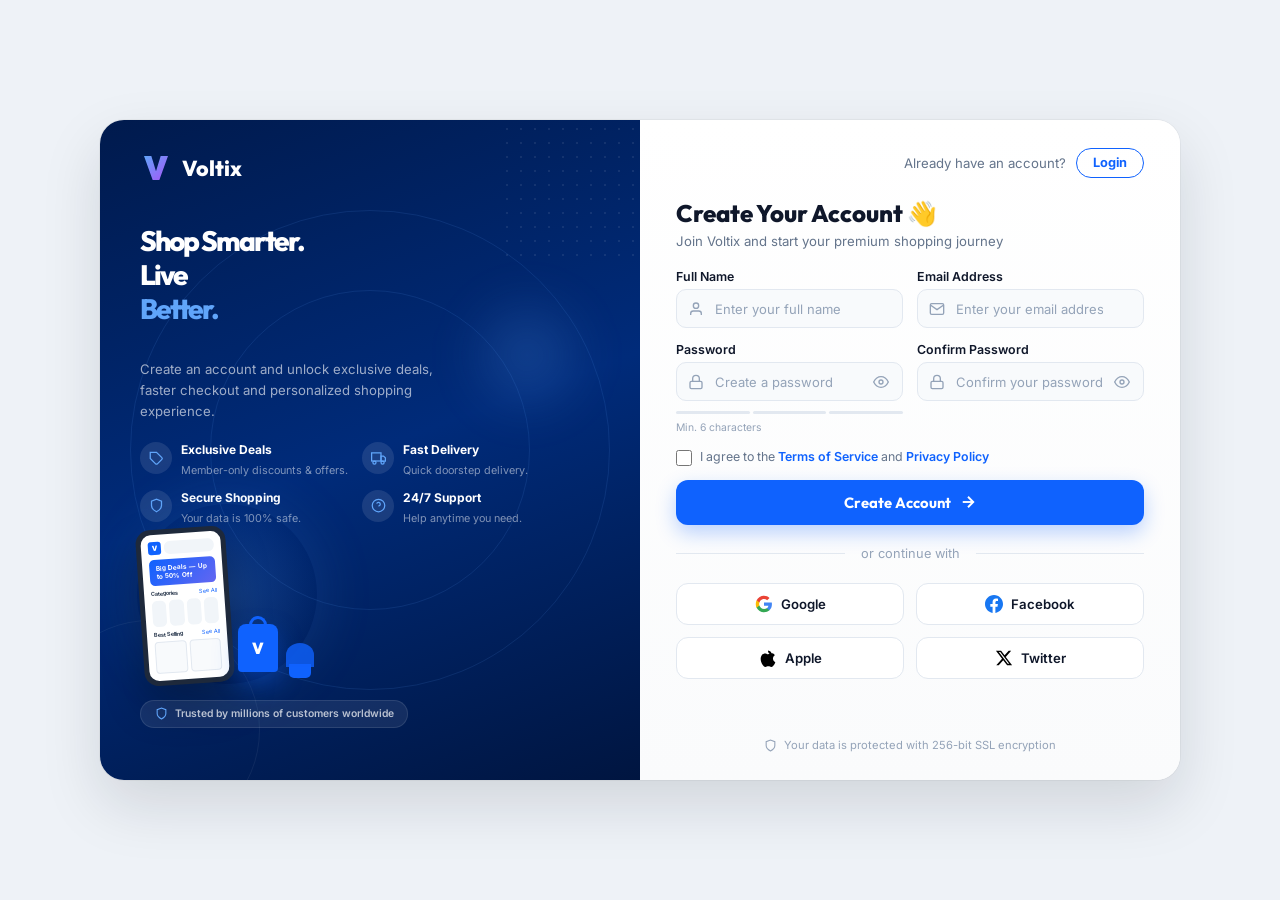
<file: signup.html>
<!DOCTYPE html>
<html lang="en">

<head>
  <meta charset="UTF-8">
  <meta name="viewport" content="width=device-width, initial-scale=1.0">
  <title>Voltix - Create Account</title>
  <meta name="description"
    content="Create your Voltix account and unlock exclusive deals, faster checkout and a personalized shopping experience.">
  <link rel="preconnect" href="https://fonts.googleapis.com">
  <link rel="preconnect" href="https://fonts.gstatic.com" crossorigin>
  <link
    href="https://fonts.googleapis.com/css2?family=Inter:wght@400;500;600;700&family=Outfit:wght@400;500;600;700;800&display=swap"
    rel="stylesheet">
  <link rel="stylesheet" href="style.css">
  <style>
    /* =============================================
       Voltix Auth — Signup Page
    ============================================= */

    *,
    *::before,
    *::after {
      box-sizing: border-box;
      margin: 0;
      padding: 0;
    }

    body {
      font-family: 'Inter', sans-serif;
      min-height: 100vh;
      display: flex;
      align-items: center;
      justify-content: center;
      padding: 1.25rem;
      background: #eef2f7;
    }

    body::before,
    body::after {
      display: none !important;
    }

    /* ── Card ── */
    .auth-card {
      display: grid;
      grid-template-columns: 1fr 1fr;
      width: 100%;
      max-width: 1080px;
      min-height: 660px;
      background: #fff;
      border-radius: 24px;
      overflow: hidden;
      box-shadow: 0 25px 60px rgba(15, 23, 42, 0.13), 0 0 0 1px rgba(0, 0, 0, 0.04);
    }

    /* ── Left Hero ── */
    .auth-hero {
      position: relative;
      display: flex;
      flex-direction: column;
      padding: 2rem 2.5rem;
      background: linear-gradient(160deg, #001a4d 0%, #002b7a 50%, #001540 100%);
      overflow: hidden;
    }

    /* dot grid */
    .auth-hero::before {
      content: '';
      position: absolute;
      top: -40px;
      right: -40px;
      width: 180px;
      height: 180px;
      background-image: radial-gradient(circle, rgba(255, 255, 255, 0.08) 1.5px, transparent 1.5px);
      background-size: 14px 14px;
      pointer-events: none;
    }

    /* ring */
    .auth-hero::after {
      content: '';
      position: absolute;
      bottom: -60px;
      left: -60px;
      width: 220px;
      height: 220px;
      border-radius: 50%;
      border: 1px solid rgba(255, 255, 255, 0.06);
      pointer-events: none;
    }

    /* decorative rings */
    .hero-ring {
      position: absolute;
      border-radius: 50%;
      border: 1px solid rgba(96, 165, 250, 0.12);
      pointer-events: none;
    }

    .hero-ring-1 {
      width: 320px;
      height: 320px;
      top: 50%;
      left: 50%;
      transform: translate(-50%, -50%);
    }

    .hero-ring-2 {
      width: 480px;
      height: 480px;
      top: 50%;
      left: 50%;
      transform: translate(-50%, -50%);
    }

    /* glow orb */
    .hero-glow {
      position: absolute;
      width: 140px;
      height: 140px;
      border-radius: 50%;
      background: radial-gradient(circle, rgba(96, 165, 250, 0.22) 0%, transparent 70%);
      top: 25%;
      right: 8%;
      filter: blur(20px);
      pointer-events: none;
    }

    /* Logo */
    .auth-logo {
      display: flex;
      align-items: center;
      gap: 0.6rem;
      text-decoration: none;
      position: relative;
      z-index: 2;
    }

    .auth-logo svg {
      width: 32px;
      height: 32px;
    }

    .auth-logo span {
      font-family: 'Outfit', sans-serif;
      font-size: 1.35rem;
      font-weight: 800;
      color: #fff;
    }

    /* Hero Content */
    .hero-content {
      flex: 1;
      display: flex;
      flex-direction: column;
      justify-content: center;
      position: relative;
      z-index: 2;
      margin-top: 1.25rem;
    }

    .hero-title {
      font-family: 'Outfit', sans-serif;
      font-size: 1.75rem;
      font-weight: 800;
      line-height: 1.2;
      color: #fff;
      margin-bottom: 0.6rem;
    }

    .hero-title .hl {
      color: #60a5fa;
    }

    .hero-desc {
      font-size: 0.825rem;
      line-height: 1.6;
      color: rgba(255, 255, 255, 0.62);
      max-width: 300px;
      margin-bottom: 1.25rem;
    }

    /* Feature grid */
    .feature-grid {
      list-style: none;
      display: grid;
      grid-template-columns: 1fr 1fr;
      gap: 0.7rem 0.9rem;
      margin-bottom: 1.1rem;
    }

    .feature-item {
      display: flex;
      align-items: flex-start;
      gap: 0.55rem;
    }

    .feature-icon {
      width: 32px;
      height: 32px;
      border-radius: 50%;
      background: rgba(255, 255, 255, 0.1);
      display: flex;
      align-items: center;
      justify-content: center;
      flex-shrink: 0;
    }

    .feature-icon svg {
      width: 15px;
      height: 15px;
      stroke: #60a5fa;
      fill: none;
      stroke-width: 2;
    }

    .feature-label strong {
      display: block;
      font-size: 0.75rem;
      font-weight: 700;
      color: #fff;
      margin-bottom: 0.05rem;
    }

    .feature-label span {
      font-size: 0.675rem;
      color: rgba(255, 255, 255, 0.5);
      line-height: 1.35;
    }

    /* Phone Illustration */
    .hero-illustration {
      position: relative;
      height: 140px;
      display: flex;
      align-items: flex-end;
      justify-content: center;
      margin-bottom: 0.5rem;
    }

    .illus-glow {
      position: absolute;
      bottom: 0;
      left: 50%;
      transform: translateX(-50%);
      width: 180px;
      height: 180px;
      border-radius: 50%;
      background: radial-gradient(circle, rgba(96, 165, 250, 0.2) 0%, transparent 70%);
      box-shadow: 0 0 60px rgba(96, 165, 250, 0.15);
    }

    .illus-scene {
      position: relative;
      z-index: 1;
      display: flex;
      align-items: flex-end;
      gap: 0.5rem;
    }

    .illus-phone {
      width: 90px;
      background: #1e293b;
      border-radius: 14px;
      padding: 5px;
      box-shadow: 0 20px 40px rgba(0, 0, 0, 0.3);
      transform: rotate(-4deg);
    }

    .phone-screen {
      background: #fff;
      border-radius: 10px;
      overflow: hidden;
      padding: 7px;
    }

    .phone-header {
      display: flex;
      align-items: center;
      gap: 3px;
      margin-bottom: 5px;
    }

    .phone-logo {
      width: 13px;
      height: 13px;
      background: #0f62fe;
      border-radius: 3px;
      display: flex;
      align-items: center;
      justify-content: center;
      font-size: 7px;
      font-weight: 900;
      color: #fff;
    }

    .phone-search {
      flex: 1;
      height: 13px;
      background: #f1f5f9;
      border-radius: 6px;
    }

    .phone-banner {
      background: linear-gradient(135deg, #0f62fe, #6366f1);
      border-radius: 5px;
      padding: 5px 7px;
      margin-bottom: 5px;
      color: #fff;
      font-size: 6.5px;
      font-weight: 700;
    }

    .phone-row-label {
      display: flex;
      justify-content: space-between;
      margin-bottom: 4px;
    }

    .phone-row-label span {
      font-size: 5.5px;
      font-weight: 700;
      color: #334155;
    }

    .phone-row-label a {
      font-size: 5.5px;
      color: #0f62fe;
    }

    .phone-cats {
      display: flex;
      gap: 3px;
      margin-bottom: 5px;
    }

    .phone-cat {
      flex: 1;
      height: 26px;
      background: #f1f5f9;
      border-radius: 5px;
    }

    .phone-products {
      display: flex;
      gap: 3px;
    }

    .phone-product {
      flex: 1;
      height: 32px;
      background: #f8fafc;
      border-radius: 4px;
      border: 1px solid #e2e8f0;
    }

    /* Shopping Bag */
    .illus-bag {
      width: 40px;
      height: 48px;
      background: #0f62fe;
      border-radius: 8px 8px 4px 4px;
      position: relative;
      box-shadow: 0 10px 25px rgba(15, 98, 254, 0.35);
      transform: translateY(-12px);
    }

    .illus-bag::before {
      content: '';
      position: absolute;
      top: -8px;
      left: 50%;
      transform: translateX(-50%);
      width: 18px;
      height: 9px;
      border: 3px solid #0f62fe;
      border-bottom: none;
      border-radius: 9px 9px 0 0;
    }

    .bag-v {
      position: absolute;
      top: 50%;
      left: 50%;
      transform: translate(-50%, -50%);
      font-family: 'Outfit', sans-serif;
      font-size: 1rem;
      font-weight: 900;
      color: #fff;
    }

    /* Plant */
    .illus-plant {
      width: 28px;
      transform: translateY(-6px);
    }

    .plant-leaves {
      width: 28px;
      height: 24px;
      background: #0f62fe;
      border-radius: 50% 50% 0 0;
      opacity: 0.8;
      margin-bottom: -3px;
    }

    .plant-pot {
      width: 22px;
      height: 14px;
      background: #0f62fe;
      border-radius: 0 0 5px 5px;
      margin: 0 auto;
    }

    /* Trust badge */
    .hero-trust {
      display: inline-flex;
      align-items: center;
      gap: 0.45rem;
      background: rgba(255, 255, 255, 0.08);
      border: 1px solid rgba(255, 255, 255, 0.1);
      border-radius: 100px;
      padding: 0.4rem 0.85rem;
      font-size: 0.65rem;
      font-weight: 600;
      color: rgba(255, 255, 255, 0.7);
      position: relative;
      z-index: 2;
      margin-top: 0.5rem;
    }

    .hero-trust svg {
      width: 13px;
      height: 13px;
      stroke: #60a5fa;
      fill: none;
      stroke-width: 2;
    }

    /* ── Right Form Panel ── */
    .auth-panel {
      display: flex;
      flex-direction: column;
      padding: 1.75rem 2.25rem;
      background: linear-gradient(180deg, #fff 0%, #fafbfc 100%);
      overflow-y: auto;
    }

    .panel-top {
      display: flex;
      align-items: center;
      justify-content: flex-end;
      gap: 0.6rem;
      margin-bottom: 1.25rem;
      font-size: 0.825rem;
      color: #64748b;
    }

    .switch-link {
      display: inline-flex;
      align-items: center;
      padding: 0.4rem 1rem;
      border: 1.5px solid #0f62fe;
      border-radius: 100px;
      color: #0f62fe;
      font-size: 0.8rem;
      font-weight: 700;
      text-decoration: none;
      transition: all 0.18s ease;
    }

    .switch-link:hover {
      background: #0f62fe;
      color: #fff;
    }

    .panel-header {
      margin-bottom: 1.25rem;
    }

    .panel-title {
      font-family: 'Outfit', sans-serif;
      font-size: 1.5rem;
      font-weight: 800;
      color: #0f172a;
      margin-bottom: 0.3rem;
    }

    .panel-subtitle {
      font-size: 0.825rem;
      color: #64748b;
    }

    /* Form */
    .signup-form {
      display: flex;
      flex-direction: column;
      gap: 0.85rem;
      flex: 1;
    }

    .field-row {
      display: grid;
      grid-template-columns: 1fr 1fr;
      gap: 0.85rem;
    }

    .field {
      display: flex;
      flex-direction: column;
      gap: 0.35rem;
    }

    .field label {
      font-size: 0.775rem;
      font-weight: 600;
      color: #0f172a;
    }

    .input-wrap {
      position: relative;
      display: flex;
      align-items: center;
    }

    .input-wrap svg.ico {
      position: absolute;
      left: 12px;
      width: 16px;
      height: 16px;
      stroke: #94a3b8;
      fill: none;
      stroke-width: 2;
      pointer-events: none;
    }

    .input-wrap input {
      width: 100%;
      padding: 0.65rem 2.5rem 0.65rem 2.4rem;
      border: 1.5px solid #e2e8f0;
      border-radius: 10px;
      font-family: 'Inter', sans-serif;
      font-size: 0.8125rem;
      color: #0f172a;
      background: #f8fafc;
      outline: none;
      transition: border-color 0.18s, box-shadow 0.18s, background 0.18s;
    }

    .input-wrap input::placeholder {
      color: #94a3b8;
    }

    .input-wrap input:focus {
      border-color: #0f62fe;
      background: #fff;
      box-shadow: 0 0 0 3px rgba(15, 98, 254, 0.1);
    }

    .toggle-pw {
      position: absolute;
      right: 10px;
      background: none;
      border: none;
      cursor: pointer;
      padding: 4px;
      color: #94a3b8;
      display: flex;
      align-items: center;
      transition: color 0.15s;
    }

    .toggle-pw:hover {
      color: #475569;
    }

    .toggle-pw svg {
      width: 16px;
      height: 16px;
      stroke: currentColor;
      fill: none;
      stroke-width: 2;
    }

    /* Password strength bar */
    .pw-strength {
      display: flex;
      gap: 3px;
      margin-top: 4px;
    }

    .pw-bar {
      flex: 1;
      height: 3px;
      border-radius: 10px;
      background: #e2e8f0;
      transition: background 0.3s;
    }

    .pw-bar.weak {
      background: #ef4444;
    }

    .pw-bar.medium {
      background: #f59e0b;
    }

    .pw-bar.strong {
      background: #22c55e;
    }

    .pw-hint {
      font-size: 0.65rem;
      color: #94a3b8;
      margin-top: 2px;
    }

    /* Checkbox */
    .check-wrap {
      display: flex;
      align-items: flex-start;
      gap: 0.5rem;
      cursor: pointer;
    }

    .check-wrap input[type="checkbox"] {
      width: 16px;
      height: 16px;
      margin-top: 2px;
      accent-color: #0f62fe;
      cursor: pointer;
      flex-shrink: 0;
    }

    .check-wrap .terms {
      font-size: 0.775rem;
      color: #64748b;
      line-height: 1.5;
    }

    .check-wrap .terms a {
      color: #0f62fe;
      font-weight: 600;
      text-decoration: none;
    }

    .check-wrap .terms a:hover {
      text-decoration: underline;
    }

    /* Submit */
    .btn-submit {
      display: flex;
      align-items: center;
      justify-content: center;
      gap: 0.5rem;
      width: 100%;
      padding: 0.8rem;
      background: #0f62fe;
      color: #fff;
      border: none;
      border-radius: 12px;
      font-family: 'Outfit', sans-serif;
      font-size: 0.925rem;
      font-weight: 700;
      cursor: pointer;
      transition: all 0.18s;
      box-shadow: 0 8px 20px rgba(15, 98, 254, 0.28);
    }

    .btn-submit:hover {
      background: #0050d8;
      transform: translateY(-1px);
      box-shadow: 0 12px 28px rgba(15, 98, 254, 0.35);
    }

    .btn-submit svg {
      width: 18px;
      height: 18px;
      stroke: currentColor;
      fill: none;
      stroke-width: 2.5;
      transition: transform 0.18s;
    }

    .btn-submit:hover svg {
      transform: translateX(3px);
    }

    /* Divider */
    
.auth-divider {
  display: flex;
  align-items: center;
  gap: 1rem;
  margin: 0.5rem 0;
}

.auth-divider::before,
.auth-divider::after {
  content: '';
  flex: 1;
  height: 1px;
  background: #e2e8f0;
}

.auth-divider span {
  font-size: 0.8rem;
  color: var(--text-light);
  white-space: nowrap;
}

.auth-social-grid {
  display: grid;
  grid-template-columns: 1fr 1fr;
  gap: 0.75rem;
}

.auth-social-btn {
  display: flex;
  align-items: center;
  justify-content: center;
  gap: 0.5rem;
  padding: 0.7rem;
  border: 1.5px solid #e2e8f0;
  border-radius: 12px;
  background: var(--white);
  font-family: var(--font-body);
  font-size: 0.825rem;
  font-weight: 600;
  color: var(--text-dark);
  cursor: pointer;
  transition: all var(--transition-fast);
}

.auth-social-btn:hover {
  background: #f8fafc;
  border-color: #cbd5e1;
}

.auth-social-btn svg {
  width: 18px;
  height: 18px;
}

.auth-ssl-note {
  display: flex;
  align-items: center;
  justify-content: center;
  gap: 0.4rem;
  margin-top: auto;
  padding-top: 1.5rem;
  font-size: 0.725rem;
  color: var(--text-light);
}

.auth-ssl-note svg {
  width: 14px;
  height: 14px;
  stroke: var(--text-light);
  fill: none;
  stroke-width: 2;
}

    /* SSL note */
    .ssl-note {
      display: flex;
      align-items: center;
      justify-content: center;
      gap: 0.4rem;
      padding-top: 0.85rem;
      font-size: 0.7rem;
      color: #94a3b8;
    }

    .ssl-note svg {
      width: 13px;
      height: 13px;
      stroke: #94a3b8;
      fill: none;
      stroke-width: 2;
    }

    /* Error messages */
    .field-error {
      display: none;
      font-size: 0.7rem;
      color: #ef4444;
      margin-top: 2px;
    }

    .field-error.show {
      display: block;
    }

    .input-wrap input.invalid {
      border-color: #ef4444;
    }

    /* Form-level error */
    .form-error {
      background: #fee2e2;
      color: #b91c1c;
      border-radius: 10px;
      padding: 0.65rem 0.9rem;
      font-size: 0.8rem;
      font-weight: 600;
      text-align: center;
      display: none;
    }

    .form-error.show {
      display: block;
    }

    /* ── Responsive ── */
    @media (max-width: 900px) {
      .auth-card {
        grid-template-columns: 1fr;
        max-width: 480px;
      }

      .auth-hero {
        display: none;
      }

      .auth-panel {
        padding: 2rem 1.75rem;
      }

      .field-row {
        grid-template-columns: 1fr;
      }
    }

    @media (max-width: 480px) {
      body {
        padding: 0;
        align-items: stretch;
      }

      .auth-card {
        border-radius: 0;
        box-shadow: none;
        min-height: 100vh;
      }

      .social-row {
        grid-template-columns: 1fr 1fr;
      }
    }

    .auth-mobile-logo {
      display: none;
      align-items: center;
      gap: 0.6rem;
      text-decoration: none;
      margin-bottom: 1.5rem;
    }

    .auth-mobile-logo svg {
      width: 32px;
      height: 32px;
    }

    .auth-mobile-logo span {
      font-family: var(--font-heading);
      font-size: 1.35rem;
      font-weight: 800;
      color: var(--text-dark);
    }

    @media (max-width: 900px) {
      .auth-mobile-logo {
        display: inline-flex;
      }
    }
  </style>
</head>

<body>
  <div class="auth-card">

    <!-- ═══ LEFT HERO ═══ -->
    <aside class="auth-hero">
      <div class="hero-ring hero-ring-1"></div>
      <div class="hero-ring hero-ring-2"></div>
      <div class="hero-glow"></div>

      <a href="index.html" class="auth-logo">
        <svg viewBox="0 0 24 24" fill="none">
          <defs>
            <linearGradient id="sg-grad" x1="0%" y1="0%" x2="100%" y2="100%">
              <stop offset="0%" stop-color="#60a5fa" />
              <stop offset="100%" stop-color="#a855f7" />
            </linearGradient>
          </defs>
          <path d="M3 3H8.5L12 14.5L15.5 3H21L14.5 21H9.5L3 3Z" fill="url(#sg-grad)" />
        </svg>
        <span>Voltix</span>
      </a>

      <div class="hero-content">
        <h1 class="hero-title">Shop Smarter.<br>Live <span class="hl">Better.</span></h1>
        <p class="hero-desc">Create an account and unlock exclusive deals, faster checkout and personalized shopping
          experience.</p>

        <ul class="feature-grid">
          <li class="feature-item">
            <div class="feature-icon">
              <svg viewBox="0 0 24 24">
                <path d="M20.59 13.41l-7.17 7.17a2 2 0 0 1-2.83 0L2 12V2h10l8.59 8.59a2 2 0 0 1 0 2.82z" />
                <line x1="7" y1="7" x2="7.01" y2="7" />
              </svg>
            </div>
            <div class="feature-label">
              <strong>Exclusive Deals</strong>
              <span>Member-only discounts &amp; offers.</span>
            </div>
          </li>
          <li class="feature-item">
            <div class="feature-icon">
              <svg viewBox="0 0 24 24">
                <rect x="1" y="3" width="15" height="13" />
                <polygon points="16 8 20 8 23 11 23 16 16 16 16 8" />
                <circle cx="5.5" cy="18.5" r="2.5" />
                <circle cx="18.5" cy="18.5" r="2.5" />
              </svg>
            </div>
            <div class="feature-label">
              <strong>Fast Delivery</strong>
              <span>Quick doorstep delivery.</span>
            </div>
          </li>
          <li class="feature-item">
            <div class="feature-icon">
              <svg viewBox="0 0 24 24">
                <path d="M12 22s8-4 8-10V5l-8-3-8 3v7c0 6 8 10 8 10z" />
              </svg>
            </div>
            <div class="feature-label">
              <strong>Secure Shopping</strong>
              <span>Your data is 100% safe.</span>
            </div>
          </li>
          <li class="feature-item">
            <div class="feature-icon">
              <svg viewBox="0 0 24 24">
                <circle cx="12" cy="12" r="10" />
                <path d="M9.09 9a3 3 0 0 1 5.83 1c0 2-3 3-3 3" />
                <line x1="12" y1="17" x2="12.01" y2="17" />
              </svg>
            </div>
            <div class="feature-label">
              <strong>24/7 Support</strong>
              <span>Help anytime you need.</span>
            </div>
          </li>
        </ul>

        <!-- Phone Illustration -->
        <div class="hero-illustration">
          <div class="illus-glow"></div>
          <div class="illus-scene">
            <div class="illus-phone">
              <div class="phone-screen">
                <div class="phone-header">
                  <div class="phone-logo">V</div>
                  <div class="phone-search"></div>
                </div>
                <div class="phone-banner">Big Deals — Up to 50% Off</div>
                <div class="phone-row-label">
                  <span>Categories</span><a>See All</a>
                </div>
                <div class="phone-cats">
                  <div class="phone-cat"></div>
                  <div class="phone-cat"></div>
                  <div class="phone-cat"></div>
                  <div class="phone-cat"></div>
                </div>
                <div class="phone-row-label">
                  <span>Best Selling</span><a>See All</a>
                </div>
                <div class="phone-products">
                  <div class="phone-product"></div>
                  <div class="phone-product"></div>
                </div>
              </div>
            </div>
            <div class="illus-bag"><span class="bag-v">V</span></div>
            <div class="illus-plant">
              <div class="plant-leaves"></div>
              <div class="plant-pot"></div>
            </div>
          </div>
        </div>

        <div class="hero-trust">
          <svg viewBox="0 0 24 24">
            <path d="M12 22s8-4 8-10V5l-8-3-8 3v7c0 6 8 10 8 10z" />
          </svg>
          Trusted by millions of customers worldwide
        </div>
      </div>
    </aside>

    <!-- ═══ RIGHT FORM PANEL ═══ -->
    <section class="auth-panel">
      <div class="panel-top">
        <span>Already have an account?</span>
        <a href="login.html" class="switch-link">Login</a>
      </div>

      <div class="panel-header">
        <a href="index.html" class="auth-mobile-logo">
          <svg viewBox="0 0 24 24" fill="none">
            <defs>
              <linearGradient id="sg-grad-mobile" x1="0%" y1="0%" x2="100%" y2="100%">
                <stop offset="0%" stop-color="#60a5fa" />
                <stop offset="100%" stop-color="#a855f7" />
              </linearGradient>
            </defs>
            <path d="M3 3H8.5L12 14.5L15.5 3H21L14.5 21H9.5L3 3Z" fill="url(#sg-grad-mobile)" />
          </svg>
          <span>Voltix</span>
        </a>
        <h2 class="panel-title">Create Your Account 👋</h2>
        <p class="panel-subtitle">Join Voltix and start your premium shopping journey</p>
      </div>

      <form class="signup-form" id="signup-form" novalidate>

        <div class="form-error" id="form-error"></div>

        <!-- Name + Email row -->
        <div class="field-row">
          <div class="field">
            <label for="fullname">Full Name</label>
            <div class="input-wrap">
              <svg class="ico" viewBox="0 0 24 24">
                <path d="M20 21v-2a4 4 0 0 0-4-4H8a4 4 0 0 0-4 4v2" />
                <circle cx="12" cy="7" r="4" />
              </svg>
              <input type="text" id="fullname" name="fullname" placeholder="Enter your full name" required
                autocomplete="name">
            </div>
            <span class="field-error" id="err-fullname">Full name is required.</span>
          </div>

          <div class="field">
            <label for="email">Email Address</label>
            <div class="input-wrap">
              <svg class="ico" viewBox="0 0 24 24">
                <path d="M4 4h16c1.1 0 2 .9 2 2v12c0 1.1-.9 2-2 2H4c-1.1 0-2-.9-2-2V6c0-1.1.9-2 2-2z" />
                <polyline points="22,6 12,13 2,6" />
              </svg>
              <input type="email" id="email" name="email" placeholder="Enter your email address" required
                autocomplete="email">
            </div>
            <span class="field-error" id="err-email">Enter a valid email address.</span>
          </div>
        </div>

        <!-- Password row -->
        <div class="field-row">
          <div class="field">
            <label for="password">Password</label>
            <div class="input-wrap">
              <svg class="ico" viewBox="0 0 24 24">
                <rect x="3" y="11" width="18" height="11" rx="2" ry="2" />
                <path d="M7 11V7a5 5 0 0 1 10 0v4" />
              </svg>
              <input type="password" id="password" name="password" placeholder="Create a password" required
                autocomplete="new-password">
              <button type="button" class="toggle-pw" data-target="password" aria-label="Show/hide password">
                <svg viewBox="0 0 24 24">
                  <path d="M1 12s4-8 11-8 11 8 11 8-4 8-11 8-11-8-11-8z" />
                  <circle cx="12" cy="12" r="3" />
                </svg>
              </button>
            </div>
            <div class="pw-strength" id="pw-strength">
              <div class="pw-bar" id="bar1"></div>
              <div class="pw-bar" id="bar2"></div>
              <div class="pw-bar" id="bar3"></div>
            </div>
            <span class="pw-hint" id="pw-hint">Min. 6 characters</span>
            <span class="field-error" id="err-password"></span>
          </div>

          <div class="field">
            <label for="confirm-password">Confirm Password</label>
            <div class="input-wrap">
              <svg class="ico" viewBox="0 0 24 24">
                <rect x="3" y="11" width="18" height="11" rx="2" ry="2" />
                <path d="M7 11V7a5 5 0 0 1 10 0v4" />
              </svg>
              <input type="password" id="confirm-password" name="confirm-password" placeholder="Confirm your password"
                required autocomplete="new-password">
              <button type="button" class="toggle-pw" data-target="confirm-password" aria-label="Show/hide password">
                <svg viewBox="0 0 24 24">
                  <path d="M1 12s4-8 11-8 11 8 11 8-4 8-11 8-11-8-11-8z" />
                  <circle cx="12" cy="12" r="3" />
                </svg>
              </button>
            </div>
            <span class="field-error" id="err-confirm"></span>
          </div>
        </div>

        <!-- Terms -->
        <label class="check-wrap">
          <input type="checkbox" name="terms" id="terms" required>
          <span class="terms">I agree to the <a href="#">Terms of Service</a> and <a href="#">Privacy Policy</a></span>
        </label>
        <span class="field-error" id="err-terms">You must agree to continue.</span>

        <!-- Submit -->
        <button type="submit" class="btn-submit" id="submit-btn">
          Create Account
          <svg viewBox="0 0 24 24">
            <line x1="5" y1="12" x2="19" y2="12" />
            <polyline points="12 5 19 12 12 19" />
          </svg>
        </button>
        <div class="auth-divider"><span>or continue with</span></div>

        <div class="auth-social-grid">
          <button type="button" class="auth-social-btn">
            <svg viewBox="0 0 24 24">
              <path
                d="M22.56 12.25c0-.78-.07-1.53-.2-2.25H12v4.26h5.92a5.06 5.06 0 0 1-2.2 3.32v2.77h3.57c2.08-1.92 3.28-4.74 3.28-8.1z"
                fill="#4285F4" />
              <path
                d="M12 23c2.97 0 5.46-.98 7.28-2.66l-3.57-2.77c-.98.66-2.23 1.06-3.71 1.06-2.86 0-5.29-1.93-6.16-4.53H2.18v2.84C3.99 20.53 7.7 23 12 23z"
                fill="#34A853" />
              <path
                d="M5.84 14.09c-.22-.66-.35-1.36-.35-2.09s.13-1.43.35-2.09V7.07H2.18C1.43 8.55 1 10.22 1 12s.43 3.45 1.18 4.93l2.85-2.22.81-.62z"
                fill="#FBBC05" />
              <path
                d="M12 5.38c1.62 0 3.06.56 4.21 1.64l3.15-3.15C17.45 2.09 14.97 1 12 1 7.7 1 3.99 3.47 2.18 7.07l3.66 2.84c.87-2.6 3.3-4.53 6.16-4.53z"
                fill="#EA4335" />
            </svg>
            Google
          </button>
          <button type="button" class="auth-social-btn">
            <svg viewBox="0 0 24 24">
              <path
                d="M24 12.073c0-6.627-5.373-12-12-12s-12 5.373-12 12c0 5.99 4.388 10.954 10.125 11.854v-8.385H7.078v-3.47h3.047V9.43c0-3.007 1.792-4.669 4.533-4.669 1.312 0 2.686.235 2.686.235v2.953H15.83c-1.491 0-1.956.925-1.956 1.874v2.25h3.328l-.532 3.47h-2.796v8.385C19.612 23.027 24 18.062 24 12.073z"
                fill="#1877F2" />
            </svg>
            Facebook
          </button>
          <button type="button" class="auth-social-btn">
            <svg viewBox="0 0 24 24">
              <path
                d="M12.152 6.896c-.948 0-2.415-1.078-3.96-1.04-2.04.027-3.91 1.183-4.961 3.014-2.117 3.675-.546 9.103 1.519 12.09 1.013 1.454 2.208 3.09 3.792 3.039 1.52-.065 2.09-.987 3.935-.987 1.831 0 2.35.987 3.96.948 1.637-.026 2.676-1.48 3.676-2.948 1.156-1.688 1.636-3.325 1.662-3.415-.039-.013-3.182-1.221-3.22-4.857-.026-3.04 2.48-4.494 2.597-4.559-1.429-2.09-3.623-2.324-4.39-2.376-2-.156-3.675 1.09-4.61 1.09z"
                fill="#000" />
              <path
                d="M15.53 3.83c.843 1.012 1.4 2.427 1.245 3.83-1.175-.048-2.629-.784-3.494-1.846-.78-.896-1.456-2.338-1.273-3.714 1.338.104 2.715.688 3.522 1.73z"
                fill="#000" />
            </svg>
            Apple
          </button>
          <button type="button" class="auth-social-btn">
            <svg viewBox="0 0 24 24">
              <path
                d="M18.244 2.25h3.308l-7.227 8.26 8.502 11.24H16.17l-5.214-6.817L4.99 21.75H1.68l7.73-8.835L1.254 2.25H8.08l4.713 6.231zm-1.161 17.52h1.833L7.084 4.126H5.117z"
                fill="#000" />
            </svg>
            Twitter
          </button>
        </div>

      </form>

      <p class="ssl-note">
        <svg viewBox="0 0 24 24">
          <path d="M12 22s8-4 8-10V5l-8-3-8 3v7c0 6 8 10 8 10z" />
        </svg>
        Your data is protected with 256-bit SSL encryption
      </p>
    </section>

  </div>

  <script>
    // ── Voltix Auth Utilities ──────────────────────────────────────────────
    function voltixGetUsers() {
      try { return JSON.parse(localStorage.getItem('voltix_users') || '[]'); } catch (e) { return []; }
    }
    function voltixSaveUsers(u) { localStorage.setItem('voltix_users', JSON.stringify(u)); }
    function voltixGetCurrentUser() {
      try { return JSON.parse(localStorage.getItem('voltix_current_user') || 'null'); } catch (e) { return null; }
    }
    function voltixSetCurrentUser(u) { localStorage.setItem('voltix_current_user', JSON.stringify(u)); }

    // Redirect if already logged in
    if (voltixGetCurrentUser()) { window.location.href = 'account.html'; }

    // ── Password toggle ──────────────────────────────────────────────────
    document.querySelectorAll('.toggle-pw').forEach(btn => {
      btn.addEventListener('click', () => {
        const input = document.getElementById(btn.dataset.target);
        const isPassword = input.type === 'password';
        input.type = isPassword ? 'text' : 'password';
        btn.innerHTML = isPassword
          ? '<svg viewBox="0 0 24 24"><path d="M17.94 17.94A10.07 10.07 0 0 1 12 20c-7 0-11-8-11-8a18.45 18.45 0 0 1 5.06-5.94M9.9 4.24A9.12 9.12 0 0 1 12 4c7 0 11 8 11 8a18.5 18.5 0 0 1-2.16 3.19m-6.72-1.07a3 3 0 1 1-4.24-4.24"/><line x1="1" y1="1" x2="23" y2="23"/></svg>'
          : '<svg viewBox="0 0 24 24"><path d="M1 12s4-8 11-8 11 8 11 8-4 8-11 8-11-8-11-8z"/><circle cx="12" cy="12" r="3"/></svg>';
      });
    });

    // ── Password strength meter ───────────────────────────────────────────
    document.getElementById('password').addEventListener('input', function () {
      const pw = this.value;
      const bars = [document.getElementById('bar1'), document.getElementById('bar2'), document.getElementById('bar3')];
      const hint = document.getElementById('pw-hint');
      bars.forEach(b => b.className = 'pw-bar');

      if (pw.length === 0) { hint.textContent = 'Min. 6 characters'; return; }
      if (pw.length < 6) {
        bars[0].classList.add('weak');
        hint.textContent = 'Too short';
      } else if (pw.length < 10 || !/[0-9!@#$%^&*]/.test(pw)) {
        bars[0].classList.add('medium'); bars[1].classList.add('medium');
        hint.textContent = 'Medium strength';
      } else {
        bars.forEach(b => b.classList.add('strong'));
        hint.textContent = 'Strong password ✓';
      }
    });

    // ── Validation helpers ────────────────────────────────────────────────
    function showErr(id, msg) {
      const el = document.getElementById('err-' + id);
      if (el) { el.textContent = msg; el.classList.add('show'); }
      const inp = document.getElementById(id);
      if (inp) inp.classList.add('invalid');
    }
    function clearErr(id) {
      const el = document.getElementById('err-' + id);
      if (el) el.classList.remove('show');
      const inp = document.getElementById(id);
      if (inp) inp.classList.remove('invalid');
    }
    function clearAll() {
      ['fullname', 'email', 'password', 'confirm', 'terms'].forEach(clearErr);
      const fe = document.getElementById('form-error');
      if (fe) fe.classList.remove('show');
    }

    // Live clear on input
    ['fullname', 'email', 'password', 'confirm-password'].forEach(id => {
      const el = document.getElementById(id);
      if (el) el.addEventListener('input', () => clearErr(id === 'confirm-password' ? 'confirm' : id));
    });

    // ── Signup submit ─────────────────────────────────────────────────────
    document.getElementById('signup-form').addEventListener('submit', function (e) {
      e.preventDefault();
      clearAll();

      const name = document.getElementById('fullname').value.trim();
      const email = document.getElementById('email').value.trim().toLowerCase();
      const pw = document.getElementById('password').value;
      const confirm = document.getElementById('confirm-password').value;
      const terms = document.getElementById('terms').checked;

      let valid = true;

      if (!name) { showErr('fullname', 'Full name is required.'); valid = false; }
      if (!email || !/^[^@]+@[^@]+\.[^@]+$/.test(email)) { showErr('email', 'Enter a valid email address.'); valid = false; }
      if (pw.length < 6) { showErr('password', 'Password must be at least 6 characters.'); valid = false; }
      if (pw !== confirm) { showErr('confirm', 'Passwords do not match.'); valid = false; }
      if (!terms) { showErr('terms', 'You must agree to continue.'); valid = false; }

      if (!valid) return;

      const users = voltixGetUsers();
      if (users.find(u => u.email === email)) {
        showErr('email', 'An account with this email already exists.');
        return;
      }

      const btn = document.getElementById('submit-btn');
      btn.textContent = 'Creating account…';
      btn.disabled = true;

      setTimeout(() => {
        const newUser = {
          id: 'u_' + Date.now(),
          name, email, password: pw,
          createdAt: new Date().toISOString(),
          points: 0,
          avatar: name.split(' ').map(n => n[0]).join('').toUpperCase().slice(0, 2)
        };
        users.push(newUser);
        voltixSaveUsers(users);
        voltixSetCurrentUser(newUser);
        localStorage.setItem('voltix_wishlist', JSON.stringify([]));
        localStorage.setItem('voltix_cart', JSON.stringify([]));
        window.location.href = 'account.html';
      }, 600);
    });
  </script>
</body>

</html>
</file>
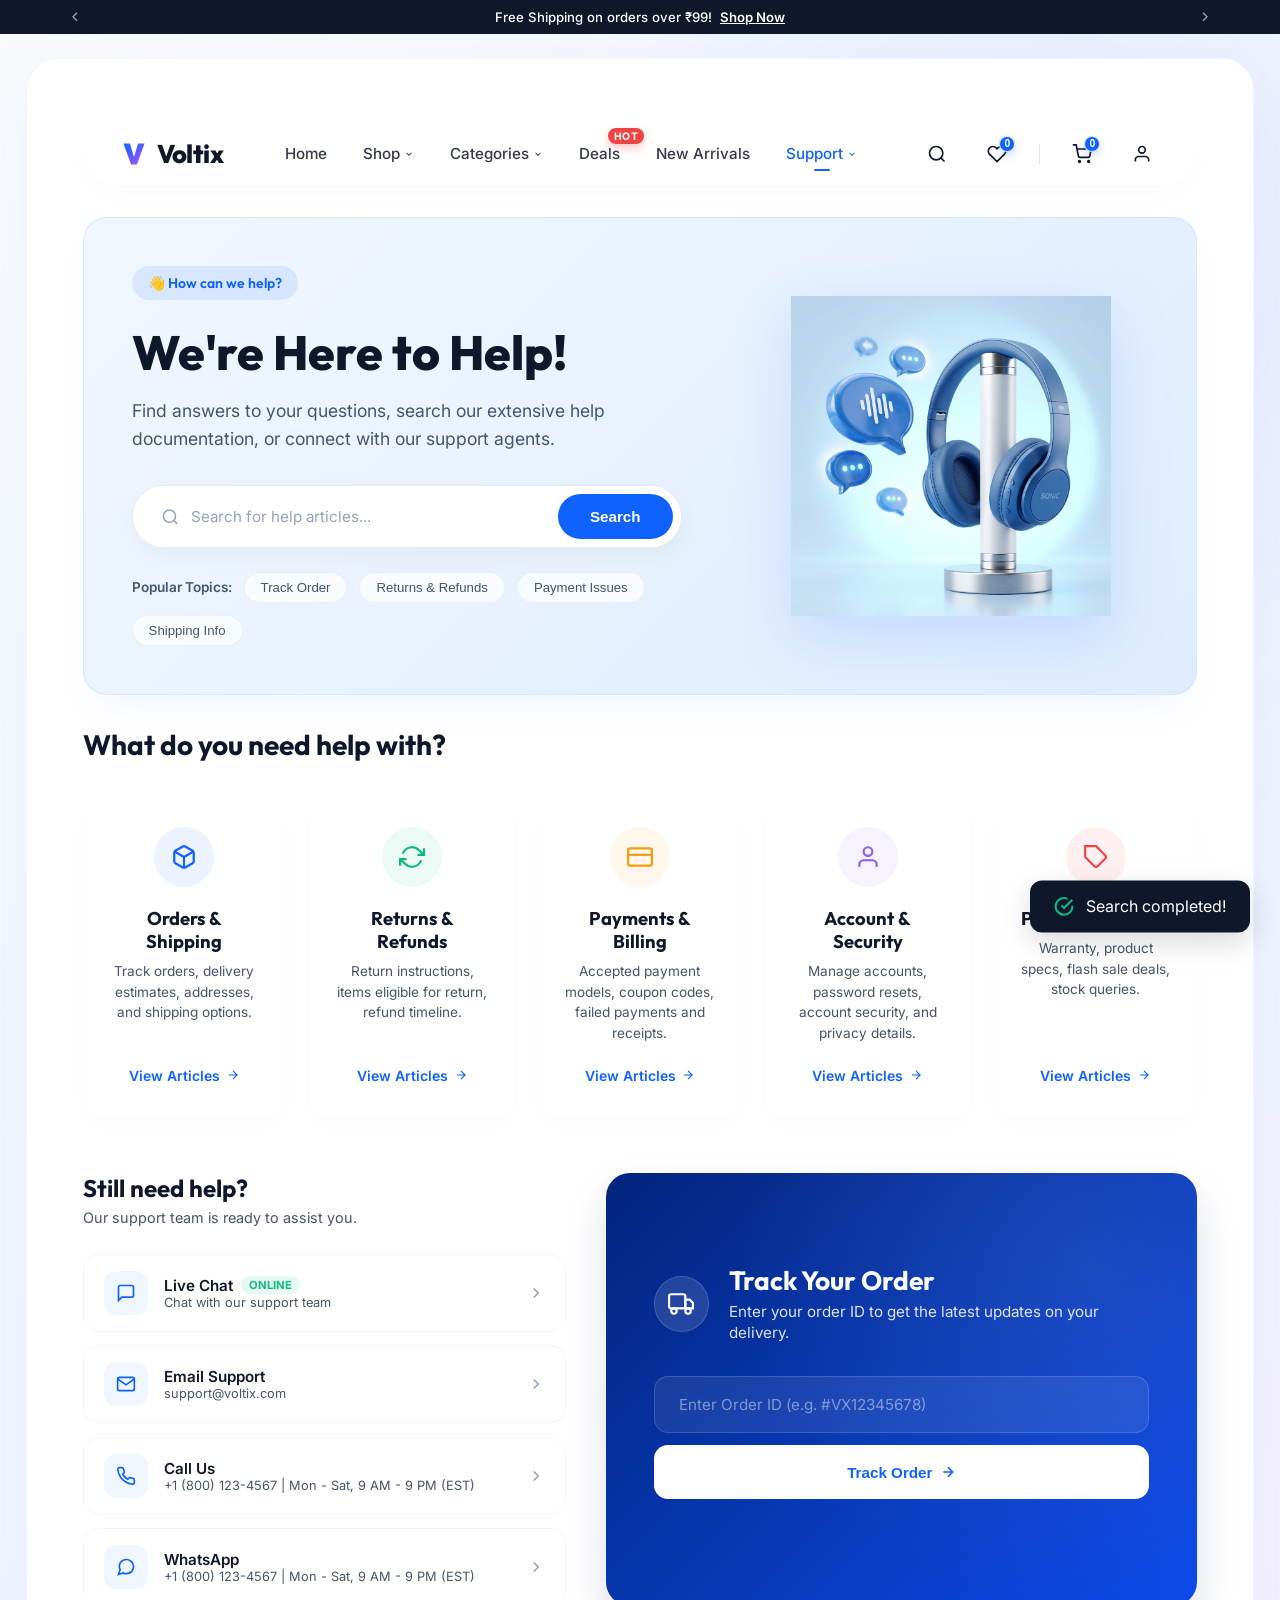
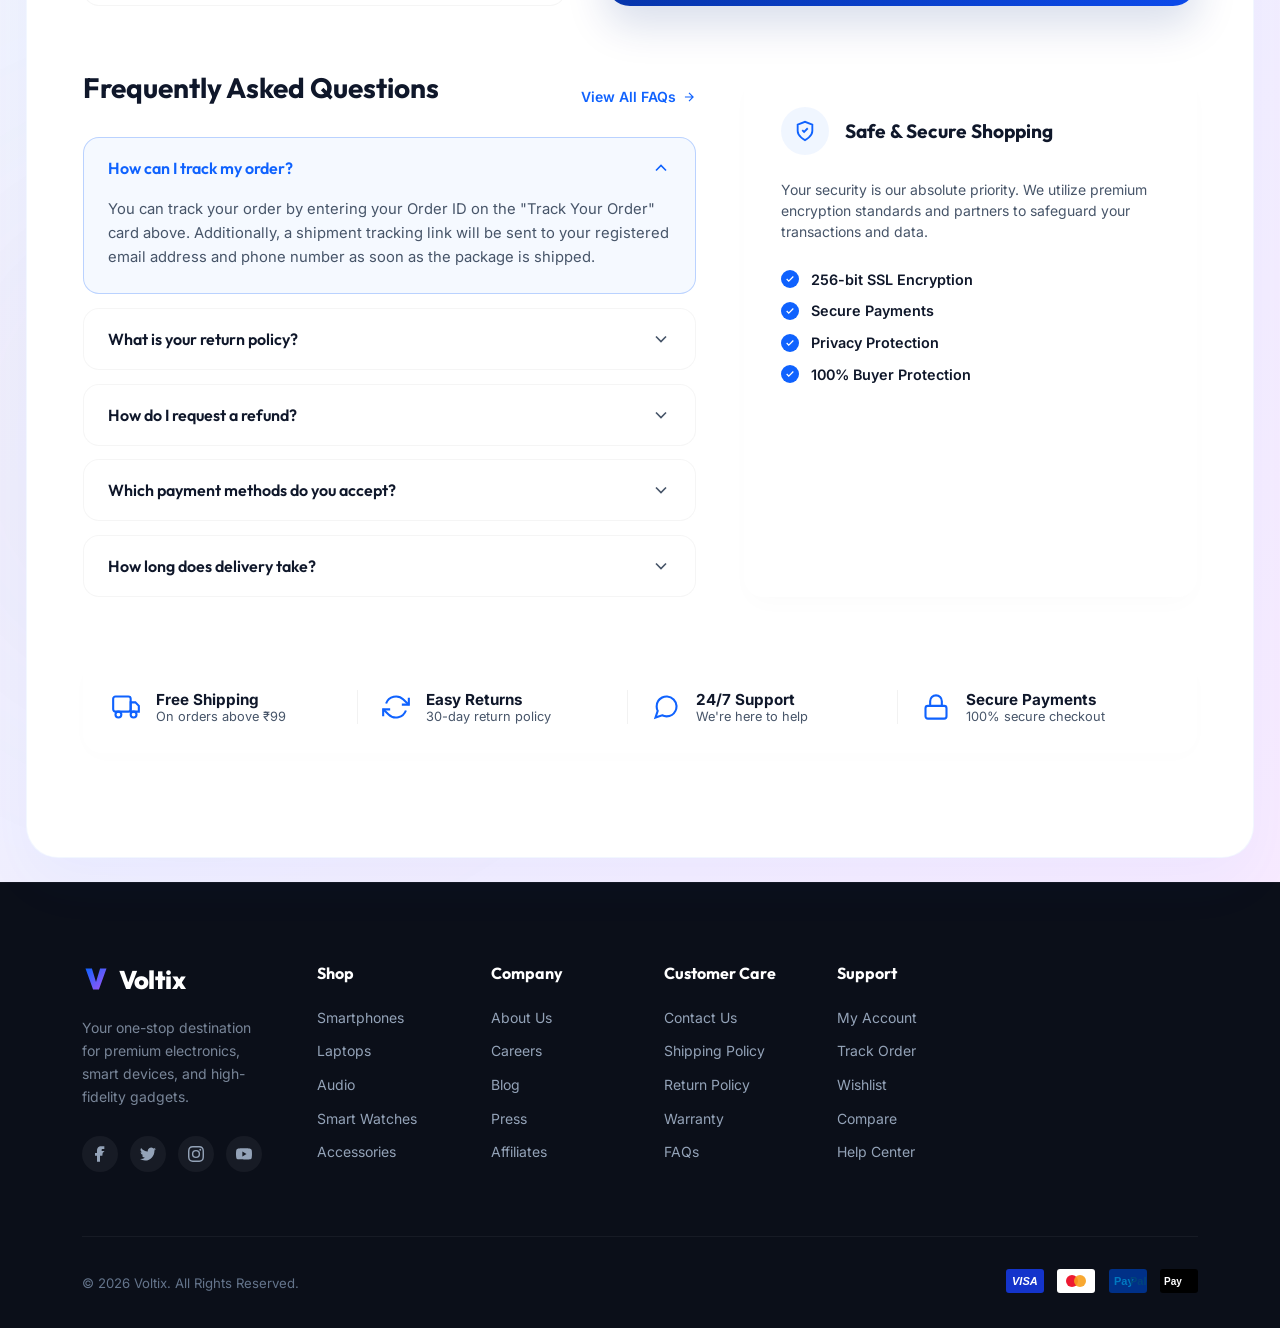
<file: support.html>
<!DOCTYPE html>
<html lang="en">
<head>
  <meta charset="UTF-8">
  <meta name="viewport" content="width=device-width, initial-scale=1.0">
  <title>Voltix Support Center - We're Here to Help!</title>
  <!-- SEO Meta Tags -->
  <meta name="description" content="Get fast answers, track your orders, submit return requests, and contact Voltix 24/7 customer support. We are here to help you get the most out of your Voltix experience.">
  <link rel="stylesheet" href="style.css">
</head>
<body>

  <!-- Promo Announcement Bar -->
  <div class="promo-bar">
    <button class="promo-nav-btn promo-prev" aria-label="Previous Promo">
      <svg viewBox="0 0 24 24"><path d="M15 18l-6-6 6-6"/></svg>
    </button>
    <div class="promo-content">
      <span>Free Shipping on orders over ₹99!</span>
      <a href="shop.html" id="promo-link">Shop Now</a>
    </div>
    <button class="promo-nav-btn promo-next" aria-label="Next Promo">
      <svg viewBox="0 0 24 24"><path d="M9 18l6-6-6-6"/></svg>
    </button>
  </div>

  <div class="app-container">
    
    <!-- Header / Navigation Bar -->
    <header class="header">
      <nav class="nav-bar">
        <!-- Logo -->
        <a href="index.html" class="logo" id="logo-home">
          <svg class="logo-icon" viewBox="0 0 24 24" fill="none" xmlns="http://www.w3.org/2000/svg">
            <defs>
              <linearGradient id="logo-grad" x1="0%" y1="0%" x2="100%" y2="100%">
                <stop offset="0%" stop-color="#0f62fe" />
                <stop offset="100%" stop-color="#a855f7" />
              </linearGradient>
            </defs>
            <path d="M3 3H8.5L12 14.5L15.5 3H21L14.5 21H9.5L3 3Z" fill="url(#logo-grad)"/>
          </svg>
          <span>Voltix</span>
        </a>

        <input type="checkbox" id="nav-toggle" class="nav-toggle-checkbox">

        <!-- Links -->
        <ul class="nav-links">
          <li class="nav-item">
            <a href="index.html" class="nav-link" id="nav-home">Home</a>
          </li>
          <li class="nav-item">
            <a href="shop.html" class="nav-link" id="nav-shop">
              <span>Shop</span>
              <svg viewBox="0 0 24 24"><path d="M6 9l6 6 6-6"/></svg>
            </a>
          </li>
          <li class="nav-item">
            <a href="categories.html" class="nav-link" id="nav-categories">
              <span>Categories</span>
              <svg viewBox="0 0 24 24"><path d="M6 9l6 6 6-6"/></svg>
            </a>
          </li>
          <li class="nav-item" style="position: relative;">
            <a href="index.html#flash-sale" class="nav-link" id="nav-deals">Deals</a>
            <span class="badge-hot">Hot</span>
          </li>
          <li class="nav-item">
            <a href="index.html#new-arrivals" class="nav-link" id="nav-arrivals">New Arrivals</a>
          </li>
          <li class="nav-item">
            <a href="support.html" class="nav-link active" id="nav-support">
              <span>Support</span>
              <svg viewBox="0 0 24 24"><path d="M6 9l6 6 6-6"/></svg>
            </a>
          </li>
        </ul>

        <!-- Actions -->
        <div class="nav-actions">
          <label for="nav-toggle" class="mobile-menu-toggle" aria-label="Toggle Menu">
            <svg class="hamburger-icon" viewBox="0 0 24 24" fill="none" stroke="currentColor" stroke-width="2.5"><line x1="3" y1="12" x2="21" y2="12"/><line x1="3" y1="6" x2="21" y2="6"/><line x1="3" y1="18" x2="21" y2="18"/></svg>
            <svg class="close-icon" viewBox="0 0 24 24" fill="none" stroke="currentColor" stroke-width="2.5" style="display: none;"><line x1="18" y1="6" x2="6" y2="18"/><line x1="6" y1="6" x2="18" y2="18"/></svg>
          </label>

          <button class="action-btn" id="btn-search" aria-label="Search" onclick="focusSearch()">
            <svg viewBox="0 0 24 24" stroke="currentColor" fill="none"><circle cx="11" cy="11" r="8"/><line x1="21" y1="21" x2="16.65" y2="16.65"/></svg>
          </button>
          
          <button class="action-btn" id="btn-nav-fav" aria-label="Favorites" onclick="location.href='wishlist.html'">
            <svg viewBox="0 0 24 24" stroke="currentColor" fill="none"><path d="M20.84 4.61a5.5 5.5 0 0 0-7.78 0L12 5.67l-1.06-1.06a5.5 5.5 0 0 0-7.78 7.78l1.06 1.06L12 21.23l7.78-7.78 1.06-1.06a5.5 5.5 0 0 0 0-7.78z"/></svg>
            <span class="wishlist-count" id="wishlist-counter-badge">0</span>
          </button>
          
          <div class="divider"></div>
          
          <button class="action-btn" id="btn-cart" aria-label="Cart" onclick="location.href='cart.html'">
            <svg viewBox="0 0 24 24" stroke="currentColor" fill="none"><circle cx="9" cy="21" r="1"/><circle cx="20" cy="21" r="1"/><path d="M1 1h4l2.68 13.39a2 2 0 0 0 2 1.61h9.72a2 2 0 0 0 2-1.61L23 6H6"/></svg>
            <span class="cart-count" id="cart-counter-badge">0</span>
          </button>
          
          <button class="action-btn" id="btn-profile" aria-label="Profile" onclick="location.href='account.html'">
            <svg viewBox="0 0 24 24" stroke="currentColor" fill="none"><path d="M20 21v-2a4 4 0 0 0-4-4H8a4 4 0 0 0-4 4v2"/><circle cx="12" cy="7" r="4"/></svg>
          </button>
        </div>
      </nav>
    </header>

    <!-- Support Hero Section -->
    <section class="support-hero-card">
      <div class="support-hero-left">
        <div class="support-hero-badge">
          <span>👋 How can we help?</span>
        </div>
        <h1 class="support-hero-title">We're Here to Help!</h1>
        <p class="support-hero-desc">
          Find answers to your questions, search our extensive help documentation, or connect with our support agents.
        </p>
        <form class="support-search-form" onsubmit="handleSearch(event)">
          <div class="support-search-input-wrapper">
            <svg viewBox="0 0 24 24" fill="none" stroke="currentColor" stroke-width="2">
              <circle cx="11" cy="11" r="8"/><line x1="21" y1="21" x2="16.65" y2="16.65"/>
            </svg>
            <input type="text" class="support-search-input" id="search-input" placeholder="Search for help articles..." required>
          </div>
          <button type="submit" class="support-search-btn">Search</button>
        </form>
        <div class="support-popular-topics">
          <span class="support-popular-label">Popular Topics:</span>
          <button class="support-pill" onclick="searchPill('Track Order')">Track Order</button>
          <button class="support-pill" onclick="searchPill('Returns & Refunds')">Returns & Refunds</button>
          <button class="support-pill" onclick="searchPill('Payment Issues')">Payment Issues</button>
          <button class="support-pill" onclick="searchPill('Shipping Info')">Shipping Info</button>
        </div>
      </div>
      <div class="support-hero-visual">
        <img class="support-hero-img" src="assets/support_hero.png" alt="Voltix Premium 3D Support Illustration">
      </div>
    </section>

    <!-- Help Categories Section -->
    <section class="support-categories">
      <h2 class="support-section-title">What do you need help with?</h2>
      <div class="support-categories-grid">
        
        <!-- Blue: Orders & Shipping -->
        <div class="support-category-card support-card-blue">
          <div class="support-icon-wrap">
            <svg viewBox="0 0 24 24">
              <path d="M21 16V8a2 2 0 0 0-1-1.73l-7-4a2 2 0 0 0-2 0l-7 4A2 2 0 0 0 3 8v8a2 2 0 0 0 1 1.73l7 4a2 2 0 0 0 2 0l7-4A2 2 0 0 0 21 16z" />
              <polyline points="3.27 6.96 12 12.01 20.73 6.96" />
              <line x1="12" y1="22.08" x2="12" y2="12" />
            </svg>
          </div>
          <h3 class="support-card-title">Orders & Shipping</h3>
          <p class="support-card-desc">Track orders, delivery estimates, addresses, and shipping options.</p>
          <a href="#" class="support-card-link" onclick="searchPill('Orders & Shipping')">
            <span>View Articles</span>
            <svg viewBox="0 0 24 24"><path d="M5 12h14M12 5l7 7-7 7"/></svg>
          </a>
        </div>

        <!-- Green: Returns & Refunds -->
        <div class="support-category-card support-card-green">
          <div class="support-icon-wrap">
            <svg viewBox="0 0 24 24">
              <polyline points="23 4 23 10 17 10" />
              <polyline points="1 20 1 14 7 14" />
              <path d="M3.51 9a9 9 0 0 1 14.85-3.36L23 10M1 14l4.64 4.36A9 9 0 0 0 20.49 15" />
            </svg>
          </div>
          <h3 class="support-card-title">Returns & Refunds</h3>
          <p class="support-card-desc">Return instructions, items eligible for return, refund timeline.</p>
          <a href="#" class="support-card-link" onclick="searchPill('Returns & Refunds')">
            <span>View Articles</span>
            <svg viewBox="0 0 24 24"><path d="M5 12h14M12 5l7 7-7 7"/></svg>
          </a>
        </div>

        <!-- Orange: Payments & Billing -->
        <div class="support-category-card support-card-orange">
          <div class="support-icon-wrap">
            <svg viewBox="0 0 24 24">
              <rect x="1" y="4" width="22" height="16" rx="2" ry="2" />
              <line x1="1" y1="10" x2="23" y2="10" />
            </svg>
          </div>
          <h3 class="support-card-title">Payments & Billing</h3>
          <p class="support-card-desc">Accepted payment models, coupon codes, failed payments and receipts.</p>
          <a href="#" class="support-card-link" onclick="searchPill('Payments & Billing')">
            <span>View Articles</span>
            <svg viewBox="0 0 24 24"><path d="M5 12h14M12 5l7 7-7 7"/></svg>
          </a>
        </div>

        <!-- Purple: Account & Security -->
        <div class="support-category-card support-card-purple">
          <div class="support-icon-wrap">
            <svg viewBox="0 0 24 24">
              <path d="M20 21v-2a4 4 0 0 0-4-4H8a4 4 0 0 0-4 4v2" />
              <circle cx="12" cy="7" r="4" />
            </svg>
          </div>
          <h3 class="support-card-title">Account & Security</h3>
          <p class="support-card-desc">Manage accounts, password resets, account security, and privacy details.</p>
          <a href="#" class="support-card-link" onclick="searchPill('Account & Security')">
            <span>View Articles</span>
            <svg viewBox="0 0 24 24"><path d="M5 12h14M12 5l7 7-7 7"/></svg>
          </a>
        </div>

        <!-- Red: Products & Offers -->
        <div class="support-category-card support-card-red">
          <div class="support-icon-wrap">
            <svg viewBox="0 0 24 24">
              <path d="M20.59 13.41l-7.17 7.17a2 2 0 0 1-2.83 0L2 12V2h10l8.59 8.59a2 2 0 0 1 0 2.82z" />
              <line x1="7" y1="7" x2="7.01" y2="7" />
            </svg>
          </div>
          <h3 class="support-card-title">Products & Offers</h3>
          <p class="support-card-desc">Warranty, product specs, flash sale deals, stock queries.</p>
          <a href="#" class="support-card-link" onclick="searchPill('Products & Offers')">
            <span>View Articles</span>
            <svg viewBox="0 0 24 24"><path d="M5 12h14M12 5l7 7-7 7"/></svg>
          </a>
        </div>

      </div>
    </section>

    <!-- Still Need Help & Track Order Column Grid -->
    <section class="support-help-track-grid">
      
      <!-- Left Column: Contact Channels -->
      <div>
        <h2 class="support-help-track-title">Still need help?</h2>
        <p class="support-help-track-desc">Our support team is ready to assist you.</p>
        <div class="support-contact-list">
          
          <!-- Live Chat -->
          <a href="#" class="support-contact-item" onclick="triggerLiveChat(event)">
            <div class="support-contact-left">
              <div class="support-contact-icon">
                <svg viewBox="0 0 24 24">
                  <path d="M21 15a2 2 0 0 1-2 2H7l-4 4V5a2 2 0 0 1 2-2h14a2 2 0 0 1 2 2z" />
                </svg>
              </div>
              <div class="support-contact-info">
                <span class="support-contact-label">Live Chat <span class="support-badge-online">Online</span></span>
                <span class="support-contact-sub">Chat with our support team</span>
              </div>
            </div>
            <div class="support-contact-arrow">
              <svg viewBox="0 0 24 24"><path d="M9 18l6-6-6-6"/></svg>
            </div>
          </a>

          <!-- Email Support -->
          <a href="mailto:support@voltix.com" class="support-contact-item">
            <div class="support-contact-left">
              <div class="support-contact-icon">
                <svg viewBox="0 0 24 24">
                  <path d="M4 4h16c1.1 0 2 .9 2 2v12c0 1.1-.9 2-2 2H4c-1.1 0-2-.9-2-2V6c0-1.1.9-2 2-2z" />
                  <polyline points="22,6 12,13 2,6" />
                </svg>
              </div>
              <div class="support-contact-info">
                <span class="support-contact-label">Email Support</span>
                <span class="support-contact-sub">support@voltix.com</span>
              </div>
            </div>
            <div class="support-contact-arrow">
              <svg viewBox="0 0 24 24"><path d="M9 18l6-6-6-6"/></svg>
            </div>
          </a>

          <!-- Call Us -->
          <a href="tel:+18001234567" class="support-contact-item">
            <div class="support-contact-left">
              <div class="support-contact-icon">
                <svg viewBox="0 0 24 24">
                  <path d="M22 16.92v3a2 2 0 0 1-2.18 2 19.79 19.79 0 0 1-8.63-3.07 19.5 19.5 0 0 1-6-6 19.79 19.79 0 0 1-3.07-8.67A2 2 0 0 1 4.11 2h3a2 2 0 0 1 2 1.72 12.84 12.84 0 0 0 .7 2.81 2 2 0 0 1-.45 2.11L8.09 9.91a16 16 0 0 0 6 6l1.27-1.27a2 2 0 0 1 2.11-.45 12.84 12.84 0 0 0 2.81.7A2 2 0 0 1 22 16.92z" />
                </svg>
              </div>
              <div class="support-contact-info">
                <span class="support-contact-label">Call Us</span>
                <span class="support-contact-sub">+1 (800) 123-4567 | Mon - Sat, 9 AM - 9 PM (EST)</span>
              </div>
            </div>
            <div class="support-contact-arrow">
              <svg viewBox="0 0 24 24"><path d="M9 18l6-6-6-6"/></svg>
            </div>
          </a>

          <!-- WhatsApp -->
          <a href="https://wa.me/18001234567" target="_blank" class="support-contact-item">
            <div class="support-contact-left">
              <div class="support-contact-icon">
                <svg viewBox="0 0 24 24">
                  <path d="M21 11.5a8.38 8.38 0 0 1-.9 3.8 8.5 8.5 0 0 1-7.6 4.7 8.38 8.38 0 0 1-3.8-.9L3 21l1.9-5.7a8.38 8.38 0 0 1-.9-3.8 8.5 8.5 0 0 1 4.7-7.6 8.38 8.38 0 0 1 3.8-.9h.5a8.48 8.48 0 0 1 8 8v.5z" />
                </svg>
              </div>
              <div class="support-contact-info">
                <span class="support-contact-label">WhatsApp</span>
                <span class="support-contact-sub">+1 (800) 123-4567 | Mon - Sat, 9 AM - 9 PM (EST)</span>
              </div>
            </div>
            <div class="support-contact-arrow">
              <svg viewBox="0 0 24 24"><path d="M9 18l6-6-6-6"/></svg>
            </div>
          </a>

        </div>
      </div>

      <!-- Right Column: Track Order -->
      <div class="support-track-card">
        <div class="support-track-header">
          <div class="support-track-icon-badge">
            <svg viewBox="0 0 24 24">
              <rect x="1" y="3" width="15" height="13" rx="2" ry="2" />
              <polygon points="16 8 20 8 23 11 23 16 16 16 16 8" />
              <circle cx="5.5" cy="18.5" r="2.5" />
              <circle cx="18.5" cy="18.5" r="2.5" />
            </svg>
          </div>
          <div class="support-track-header-text">
            <h3 class="support-track-title">Track Your Order</h3>
            <p class="support-track-desc">Enter your order ID to get the latest updates on your delivery.</p>
          </div>
        </div>
        <form class="support-track-form" onsubmit="simulateTracking(event)">
          <div class="support-track-input-group">
            <input type="text" class="support-track-input" id="order-id-input" placeholder="Enter Order ID (e.g. #VX12345678)" required>
            <button type="submit" class="support-track-btn">
              <span>Track Order</span>
              <svg viewBox="0 0 24 24"><path d="M5 12h14M12 5l7 7-7 7"/></svg>
            </button>
          </div>
        </form>

        <!-- Hidden Tracking Details Block -->
        <div class="support-track-status-widget" id="tracking-widget">
          <div class="support-track-status-info">
            <span class="support-track-status-id" id="tracking-order-id">#VX12345678</span>
            <span class="support-track-status-badge" id="tracking-status-label">In Transit</span>
          </div>
          <div class="support-track-timeline">
            
            <div class="support-track-step completed" id="track-step-1">
              <div class="support-track-bullet"></div>
              <div class="support-track-step-info">
                <span class="support-track-step-title">Order Placed</span>
                <span class="support-track-step-desc">Your order has been confirmed</span>
              </div>
            </div>

            <div class="support-track-step completed" id="track-step-2">
              <div class="support-track-bullet"></div>
              <div class="support-track-step-info">
                <span class="support-track-step-title">Shipped</span>
                <span class="support-track-step-desc">Package handed over to courier</span>
              </div>
            </div>

            <div class="support-track-step active" id="track-step-3">
              <div class="support-track-bullet"></div>
              <div class="support-track-step-info">
                <span class="support-track-step-title">In Transit</span>
                <span class="support-track-step-desc">Package is on its way to destination hub</span>
              </div>
            </div>

            <div class="support-track-step" id="track-step-4">
              <div class="support-track-bullet"></div>
              <div class="support-track-step-info">
                <span class="support-track-step-title">Delivered</span>
                <span class="support-track-step-desc">Pending delivery confirmation</span>
              </div>
            </div>

          </div>
        </div>

      </div>

    </section>

    <!-- Frequently Asked Questions Section -->
    <section class="support-faq">
      <div class="support-faq-grid">
        
        <!-- Left: Accordion list -->
        <div>
          <div style="display:flex; justify-content:space-between; align-items:center; margin-bottom:2rem;">
            <h2 class="support-section-title" style="margin-bottom:0;">Frequently Asked Questions</h2>
            <a href="#" class="support-card-link" onclick="event.preventDefault(); alert('Redirecting to full Knowledge Base...');">
              <span>View All FAQs</span>
              <svg viewBox="0 0 24 24"><path d="M5 12h14M12 5l7 7-7 7"/></svg>
            </a>
          </div>
          
          <div class="support-faq-list">
            
            <!-- Item 1 (Expanded by default) -->
            <div class="support-faq-item active" id="faq-1">
              <button class="support-faq-trigger" onclick="toggleFaq(1)">
                <span class="support-faq-question">How can I track my order?</span>
                <span class="support-faq-chevron">
                  <svg viewBox="0 0 24 24"><path d="M6 9l6 6 6-6"/></svg>
                </span>
              </button>
              <div class="support-faq-content" style="max-height: 120px;">
                <div class="support-faq-content-inner">
                  You can track your order by entering your Order ID on the "Track Your Order" card above. Additionally, a shipment tracking link will be sent to your registered email address and phone number as soon as the package is shipped.
                </div>
              </div>
            </div>

            <!-- Item 2 -->
            <div class="support-faq-item" id="faq-2">
              <button class="support-faq-trigger" onclick="toggleFaq(2)">
                <span class="support-faq-question">What is your return policy?</span>
                <span class="support-faq-chevron">
                  <svg viewBox="0 0 24 24"><path d="M6 9l6 6 6-6"/></svg>
                </span>
              </button>
              <div class="support-faq-content">
                <div class="support-faq-content-inner">
                  We offer a 30-day return policy for all unused products in their original packaging. Simply go to the returns portal inside your account page, select the items you wish to return, and print your free prepaid shipping label.
                </div>
              </div>
            </div>

            <!-- Item 3 -->
            <div class="support-faq-item" id="faq-3">
              <button class="support-faq-trigger" onclick="toggleFaq(3)">
                <span class="support-faq-question">How do I request a refund?</span>
                <span class="support-faq-chevron">
                  <svg viewBox="0 0 24 24"><path d="M6 9l6 6 6-6"/></svg>
                </span>
              </button>
              <div class="support-faq-content">
                <div class="support-faq-content-inner">
                  Once your returned item is received and inspected at our warehouse, we will initiate a refund to your original payment method. The refund processing typically takes 5 to 7 business days depending on your bank.
                </div>
              </div>
            </div>

            <!-- Item 4 -->
            <div class="support-faq-item" id="faq-4">
              <button class="support-faq-trigger" onclick="toggleFaq(4)">
                <span class="support-faq-question">Which payment methods do you accept?</span>
                <span class="support-faq-chevron">
                  <svg viewBox="0 0 24 24"><path d="M6 9l6 6 6-6"/></svg>
                </span>
              </button>
              <div class="support-faq-content">
                <div class="support-faq-content-inner">
                  We accept major credit and debit cards (Visa, MasterCard, American Express), UPI payments, Net Banking, Apple Pay, PayPal, and Cash on Delivery (COD) for selected regions.
                </div>
              </div>
            </div>

            <!-- Item 5 -->
            <div class="support-faq-item" id="faq-5">
              <button class="support-faq-trigger" onclick="toggleFaq(5)">
                <span class="support-faq-question">How long does delivery take?</span>
                <span class="support-faq-chevron">
                  <svg viewBox="0 0 24 24"><path d="M6 9l6 6 6-6"/></svg>
                </span>
              </button>
              <div class="support-faq-content">
                <div class="support-faq-content-inner">
                  Standard delivery takes 3-5 business days. Express shipping delivery is completed within 1-2 business days. Delivery timelines may vary slightly based on product availability and shipping address.
                </div>
              </div>
            </div>

          </div>
        </div>

        <!-- Right: Trust Badging -->
        <div class="support-secure-card">
          <div class="support-secure-header">
            <div class="support-secure-badge">
              <svg viewBox="0 0 24 24">
                <path d="M12 22s8-4 8-10V5l-8-3-8 3v7c0 6 8 10 8 10z" />
                <path d="M9 11l2 2 4-4" />
              </svg>
            </div>
            <h3 class="support-secure-title">Safe & Secure Shopping</h3>
          </div>
          <p class="support-secure-desc">
            Your security is our absolute priority. We utilize premium encryption standards and partners to safeguard your transactions and data.
          </p>
          <ul class="support-secure-checklist">
            <li class="support-secure-check-item">
              <span class="support-secure-check-icon"><svg viewBox="0 0 24 24"><polyline points="20 6 9 17 4 12"/></svg></span>
              <span>256-bit SSL Encryption</span>
            </li>
            <li class="support-secure-check-item">
              <span class="support-secure-check-icon"><svg viewBox="0 0 24 24"><polyline points="20 6 9 17 4 12"/></svg></span>
              <span>Secure Payments</span>
            </li>
            <li class="support-secure-check-item">
              <span class="support-secure-check-icon"><svg viewBox="0 0 24 24"><polyline points="20 6 9 17 4 12"/></svg></span>
              <span>Privacy Protection</span>
            </li>
            <li class="support-secure-check-item">
              <span class="support-secure-check-icon"><svg viewBox="0 0 24 24"><polyline points="20 6 9 17 4 12"/></svg></span>
              <span>100% Buyer Protection</span>
            </li>
          </ul>
        </div>

      </div>
    </section>

    <!-- Trust Features Banner Row -->
    <section class="support-features-bar">
      
      <div class="support-feature-item">
        <div class="support-feature-icon">
          <svg viewBox="0 0 24 24">
            <rect x="1" y="3" width="15" height="13" rx="2" ry="2" />
            <polygon points="16 8 20 8 23 11 23 16 16 16 16 8" />
            <circle cx="5.5" cy="18.5" r="2.5" />
            <circle cx="18.5" cy="18.5" r="2.5" />
          </svg>
        </div>
        <div class="support-feature-text">
          <span class="support-feature-title">Free Shipping</span>
          <span class="support-feature-desc">On orders above ₹99</span>
        </div>
      </div>

      <div class="support-feature-item">
        <div class="support-feature-icon">
          <svg viewBox="0 0 24 24">
            <polyline points="23 4 23 10 17 10" />
            <polyline points="1 20 1 14 7 14" />
            <path d="M3.51 9a9 9 0 0 1 14.85-3.36L23 10M1 14l4.64 4.36A9 9 0 0 0 20.49 15" />
          </svg>
        </div>
        <div class="support-feature-text">
          <span class="support-feature-title">Easy Returns</span>
          <span class="support-feature-desc">30-day return policy</span>
        </div>
      </div>

      <div class="support-feature-item">
        <div class="support-feature-icon">
          <svg viewBox="0 0 24 24">
            <path d="M21 11.5a8.38 8.38 0 0 1-.9 3.8 8.5 8.5 0 0 1-7.6 4.7 8.38 8.38 0 0 1-3.8-.9L3 21l1.9-5.7a8.38 8.38 0 0 1-.9-3.8 8.5 8.5 0 0 1 4.7-7.6 8.38 8.38 0 0 1 3.8-.9h.5a8.48 8.48 0 0 1 8 8v.5z" />
          </svg>
        </div>
        <div class="support-feature-text">
          <span class="support-feature-title">24/7 Support</span>
          <span class="support-feature-desc">We're here to help</span>
        </div>
      </div>

      <div class="support-feature-item">
        <div class="support-feature-icon">
          <svg viewBox="0 0 24 24">
            <rect x="3" y="11" width="18" height="11" rx="2" ry="2" />
            <path d="M7 11V7a5 5 0 0 1 10 0v4" />
          </svg>
        </div>
        <div class="support-feature-text">
          <span class="support-feature-title">Secure Payments</span>
          <span class="support-feature-desc">100% secure checkout</span>
        </div>
      </div>

    </section>

  </div> <!-- End App Container -->

  <!-- Complete Footer -->
  <footer class="footer">
    <div class="app-container">
      
      <div class="footer-top">
        <!-- Brand Info -->
        <div class="footer-brand">
          <a href="index.html" class="logo">
            <svg class="logo-icon" viewBox="0 0 24 24" fill="none" xmlns="http://www.w3.org/2000/svg">
              <path d="M3 3H8.5L12 14.5L15.5 3H21L14.5 21H9.5L3 3Z" fill="url(#logo-grad)"/>
            </svg>
            <span>Voltix</span>
          </a>
          <p class="footer-desc">Your one-stop destination for premium electronics, smart devices, and high-fidelity gadgets.</p>
          <ul class="social-links">
            <li><a href="#" class="social-btn" aria-label="Facebook"><svg viewBox="0 0 24 24"><path d="M18.77 7.46H14.5v-1.9c0-.9.6-1.1 1-1.1h3V.5h-4.33C9.24.5 7.5 3.44 7.5 7v3.5H4.5v4h3v9H12v-9h3.5l.5-4z"/></svg></a></li>
            <li><a href="#" class="social-btn" aria-label="Twitter"><svg viewBox="0 0 24 24"><path d="M23.95 4.57a10 10 0 0 1-2.82.77 4.96 4.96 0 0 0 2.16-2.72c-.95.55-2 .95-3.12 1.18a4.92 4.92 0 0 0-8.38 4.48 13.98 13.98 0 0 1-10.15-5.15 4.92 4.92 0 0 0 1.52 6.57 4.9 4.9 0 0 1-2.23-.62v.06a4.92 4.92 0 0 0 3.95 4.83 4.9 4.9 0 0 1-2.22.08 4.92 4.92 0 0 0 4.6 3.42A9.9 9.9 0 0 1 0 19.54a13.94 13.94 0 0 0 7.55 2.21c9.14 0 14.3-7.72 14.07-14.88a10 10 0 0 0 2.33-2.3z"/></svg></a></li>
            <li><a href="#" class="social-btn" aria-label="Instagram"><svg viewBox="0 0 24 24"><path d="M12 2.163c3.204 0 3.584.012 4.85.07 3.252.148 4.771 1.691 4.919 4.919.058 1.265.069 1.645.069 4.849 0 3.205-.012 3.584-.069 4.849-.149 3.225-1.664 4.771-4.919 4.919-1.266.058-1.644.07-4.85.07-3.204 0-3.584-.012-4.849-.07-3.26-.149-4.771-1.699-4.919-4.92-.058-1.265-.07-1.644-.07-4.849 0-3.204.013-3.583.07-4.849.149-3.227 1.664-4.771 4.919-4.919 1.266-.057 1.645-.069 4.849-.069zM12 0C8.741 0 8.333.014 7.053.072 2.695.272.273 2.69.073 7.051.014 8.333 0 8.741 0 12c0 3.259.014 3.668.072 4.948.2 4.358 2.618 6.78 6.98 6.98 1.281.058 1.689.072 4.948.072 3.259 0 3.668-.014 4.948-.072 4.354-.2 6.782-2.618 6.979-6.98.059-1.28.073-1.689.073-4.948 0-3.259-.014-3.667-.072-4.947-.196-4.354-2.617-6.78-6.979-6.98C15.668.014 15.259 0 12 0zm0 5.838a6.162 6.162 0 1 0 0 12.324 6.162 6.162 0 0 0 0-12.324zM12 16a4 4 0 1 1 0-8 4 4 0 0 1 0 8zm6.406-11.845a1.44 1.44 0 1 0 0 2.881 1.44 1.44 0 0 0 0-2.881z"/></svg></a></li>
            <li><a href="#" class="social-btn" aria-label="YouTube"><svg viewBox="0 0 24 24"><path d="M23.498 6.163a3.003 3.003 0 0 0-2.11-2.11C19.518 3.545 12 3.545 12 3.545s-7.518 0-9.388.507a3.003 3.003 0 0 0-2.11 2.11C0 8.033 0 12 0 12s0 3.967.502 5.837a3.003 3.003 0 0 0 2.11 2.11c1.87.507 9.388.507 9.388.507s7.518 0 9.388-.507a3.003 3.003 0 0 0 2.11-2.11C24 15.967 24 12 24 12s0-3.967-.502-5.837zM9.545 15.568V8.432L15.818 12l-6.273 3.568z"/></svg></a></li>
          </ul>
        </div>

        <!-- Shop Links -->
        <div>
          <h3 class="footer-col-title">Shop</h3>
          <ul class="footer-menu">
            <li><a href="shop.html?cat=smartphones" class="footer-link">Smartphones</a></li>
            <li><a href="shop.html?cat=laptops" class="footer-link">Laptops</a></li>
            <li><a href="shop.html?cat=audio" class="footer-link">Audio</a></li>
            <li><a href="shop.html?cat=smartwatches" class="footer-link">Smart Watches</a></li>
            <li><a href="shop.html?cat=accessories" class="footer-link">Accessories</a></li>
          </ul>
        </div>

        <!-- Company Links -->
        <div>
          <h3 class="footer-col-title">Company</h3>
          <ul class="footer-menu">
            <li><a href="#about" class="footer-link">About Us</a></li>
            <li><a href="#careers" class="footer-link">Careers</a></li>
            <li><a href="#blog" class="footer-link">Blog</a></li>
            <li><a href="#press" class="footer-link">Press</a></li>
            <li><a href="#affiliate" class="footer-link">Affiliates</a></li>
          </ul>
        </div>

        <!-- Customer Care Links -->
        <div>
          <h3 class="footer-col-title">Customer Care</h3>
          <ul class="footer-menu">
            <li><a href="support.html" class="footer-link">Contact Us</a></li>
            <li><a href="#shipping" class="footer-link">Shipping Policy</a></li>
            <li><a href="#returns" class="footer-link">Return Policy</a></li>
            <li><a href="#warranty" class="footer-link">Warranty</a></li>
            <li><a href="support.html" class="footer-link">FAQs</a></li>
          </ul>
        </div>

        <!-- Support Links -->
        <div>
          <h3 class="footer-col-title">Support</h3>
          <ul class="footer-menu">
            <li><a href="account.html" class="footer-link">My Account</a></li>
            <li><a href="support.html" class="footer-link">Track Order</a></li>
            <li><a href="wishlist.html" class="footer-link">Wishlist</a></li>
            <li><a href="#compare" class="footer-link">Compare</a></li>
            <li><a href="support.html" class="footer-link">Help Center</a></li>
          </ul>
        </div>

      </div>

      <div class="footer-bottom">
        <span>&copy; 2026 Voltix. All Rights Reserved.</span>
        
        <!-- Payment Icons -->
        <ul class="payment-icons">
          <li class="payment-icon">
            <svg viewBox="0 0 38 24"><rect width="38" height="24" rx="3" fill="#1434CB"/><text x="6" y="16" fill="#fff" font-family="sans-serif" font-weight="bold" font-style="italic" font-size="11">VISA</text></svg>
          </li>
          <li class="payment-icon">
            <svg viewBox="0 0 38 24"><rect width="38" height="24" rx="3" fill="#fff"/><circle cx="15" cy="12" r="6" fill="#EB001B" opacity="0.9"/><circle cx="23" cy="12" r="6" fill="#F79E1B" opacity="0.9"/></svg>
          </li>
          <li class="payment-icon">
            <svg viewBox="0 0 38 24"><rect width="38" height="24" rx="3" fill="#003087"/><text x="5" y="16" fill="#0079C1" font-family="sans-serif" font-weight="bold" font-size="11">Pay</text><text x="21" y="16" fill="#00457C" font-family="sans-serif" font-weight="bold" font-size="11">Pal</text></svg>
          </li>
          <li class="payment-icon">
            <svg viewBox="0 0 38 24"><rect width="38" height="24" rx="3" fill="#000"/><text x="4" y="16" fill="#fff" font-family="sans-serif" font-weight="bold" font-size="10">Pay</text></svg>
          </li>
        </ul>
      </div>

    </div>
  </footer>

  <!-- Toast Notification -->
  <div class="toast" id="toast" style="position: fixed; bottom: 30px; right: 30px; background: #0f172a; color: white; padding: 1rem 1.5rem; border-radius: 12px; display: flex; align-items: center; gap: 0.75rem; box-shadow: 0 10px 30px rgba(0,0,0,0.15); transform: translateY(120%); transition: transform 0.3s cubic-bezier(0.16, 1, 0.3, 1); z-index: 9999;">
    <svg viewBox="0 0 24 24" style="width: 20px; height: 20px; fill: none; stroke: #10b981; stroke-width: 2.5;"><path d="M22 11.08V12a10 10 0 1 1-5.93-9.14"/><path d="M22 4L12 14.01l-3-3"/></svg>
    <span id="toast-text">Search completed!</span>
  </div>

  <!-- Floating Back to Top Button -->
  <button class="back-to-top" id="btn-back-to-top" aria-label="Back to Top">
    <svg viewBox="0 0 24 24"><path d="M18 15l-6-6-6 6"/></svg>
  </button>

  <script>
    // ── Cart & Wishlist Badges Sync ─────────────────────────────────────
    function getLocalWishlist() {
      try { return JSON.parse(localStorage.getItem('voltix_wishlist') || '[]'); } catch(e) { return []; }
    }
    
    function updateWishlistBadge() {
      const wishlist = getLocalWishlist();
      const badge = document.getElementById('wishlist-counter-badge');
      if (badge) badge.textContent = wishlist.length;
    }
        
    function getLocalCart() {
      try { return JSON.parse(localStorage.getItem('voltix_cart') || '[]'); } catch(e) { return []; }
    }

    function updateCartBadge() {
      const cart = getLocalCart();
      const totalCount = cart.reduce((acc, curr) => acc + curr.qty, 0);
      const badge = document.getElementById('cart-counter-badge');
      if (badge) badge.textContent = totalCount;
    }

    function showToast(msg) {
      const toast = document.getElementById('toast');
      const text = document.getElementById('toast-text');
      if (text) text.textContent = msg;
      if (toast) {
        toast.style.transform = 'translateY(0)';
        setTimeout(() => {
          toast.style.transform = 'translateY(120%)';
        }, 3000);
      }
    }

    // ── FAQ Accordion Toggles ──────────────────────────────────────────
    function toggleFaq(index) {
      const items = document.querySelectorAll('.support-faq-item');
      items.forEach((item, idx) => {
        const itemIdx = idx + 1;
        const content = item.querySelector('.support-faq-content');
        if (itemIdx === index) {
          const isActive = item.classList.contains('active');
          if (isActive) {
            item.classList.remove('active');
            content.style.maxHeight = '0';
          } else {
            item.classList.add('active');
            content.style.maxHeight = content.scrollHeight + 'px';
          }
        } else {
          item.classList.remove('active');
          content.style.maxHeight = '0';
        }
      });
    }

    // ── Search Form Interactions ───────────────────────────────────────
    function focusSearch() {
      const input = document.getElementById('search-input');
      if (input) {
        input.focus();
        input.scrollIntoView({ behavior: 'smooth', block: 'center' });
      }
    }

    function searchPill(topicName) {
      const input = document.getElementById('search-input');
      if (input) {
        input.value = topicName;
        showToast(`Searching for articles related to: "${topicName}"`);
      }
    }

    function handleSearch(e) {
      e.preventDefault();
      const val = document.getElementById('search-input').value.trim();
      if (val) {
        showToast(`Found 12 help articles for "${val}"!`);
      }
    }

    // ── Order Tracking Simulation ──────────────────────────────────────
    function simulateTracking(e) {
      e.preventDefault();
      const orderId = document.getElementById('order-id-input').value.trim();
      const widget = document.getElementById('tracking-widget');
      const orderIdLabel = document.getElementById('tracking-order-id');
      const statusLabel = document.getElementById('tracking-status-label');

      if (!orderId) return;

      orderIdLabel.textContent = orderId.toUpperCase();
      widget.style.display = 'block';
      widget.scrollIntoView({ behavior: 'smooth', block: 'nearest' });

      // Visual simulation stages based on the ID entered
      const idNum = orderId.replace(/[^\d]/g, '');
      const val = idNum ? parseInt(idNum) % 4 : 2; // mod 4 to rotate stages

      // Reset step visual status
      const steps = [
        document.getElementById('track-step-1'),
        document.getElementById('track-step-2'),
        document.getElementById('track-step-3'),
        document.getElementById('track-step-4')
      ];

      steps.forEach(step => {
        step.classList.remove('completed', 'active');
      });

      if (val === 0) {
        // Stage 1: Order Placed
        statusLabel.textContent = 'Confirmed';
        statusLabel.style.background = 'rgba(59, 130, 246, 0.2)';
        statusLabel.style.color = '#60a5fa';
        steps[0].classList.add('active');
      } else if (val === 1) {
        // Stage 2: Shipped
        statusLabel.textContent = 'Shipped';
        statusLabel.style.background = 'rgba(168, 85, 247, 0.2)';
        statusLabel.style.color = '#c084fc';
        steps[0].classList.add('completed');
        steps[1].classList.add('active');
      } else if (val === 2) {
        // Stage 3: In Transit
        statusLabel.textContent = 'In Transit';
        statusLabel.style.background = 'rgba(251, 191, 36, 0.2)';
        statusLabel.style.color = '#fbbf24';
        steps[0].classList.add('completed');
        steps[1].classList.add('completed');
        steps[2].classList.add('active');
      } else {
        // Stage 4: Delivered
        statusLabel.textContent = 'Delivered';
        statusLabel.style.background = 'rgba(16, 185, 129, 0.2)';
        statusLabel.style.color = '#34d399';
        steps[0].classList.add('completed');
        steps[1].classList.add('completed');
        steps[2].classList.add('completed');
        steps[3].classList.add('completed');
      }
      showToast(`Tracking information loaded for ${orderId.toUpperCase()}`);
    }

    // ── Live Chat Mock Trigger ─────────────────────────────────────────
    function triggerLiveChat(e) {
      e.preventDefault();
      showToast("Connecting to live chat agent... Please wait.");
      setTimeout(() => {
        alert("All support agents are currently busy. Please leave an email or try again in a few minutes.");
      }, 1000);
    }

    // ── Document Initialize ────────────────────────────────────────────
    document.addEventListener("DOMContentLoaded", () => {
      updateCartBadge();
      updateWishlistBadge();

      // Back to Top Button
      const backToTopBtn = document.getElementById('btn-back-to-top');
      if (backToTopBtn) {
        window.addEventListener('scroll', () => {
          if (window.scrollY > 400) {
            backToTopBtn.classList.add('active');
          } else {
            backToTopBtn.classList.remove('active');
          }
        });
        
        backToTopBtn.addEventListener('click', () => {
          window.scrollTo({ top: 0, behavior: 'smooth' });
        });
      }

      // Announcement Bar nav loops
      const announcementTexts = [
        "Free Shipping on orders over ₹99!",
        "Special Support discount: use code HELP20 for 20% off warranty extensions!",
        "Need instant order status updates? Try our new tracking tool below!"
      ];
      let currentAnnoIdx = 0;
      const promoContentSpan = document.querySelector('.promo-content span');

      function rotatePromo(dir) {
        currentAnnoIdx = (currentAnnoIdx + dir + announcementTexts.length) % announcementTexts.length;
        if (promoContentSpan) {
          promoContentSpan.style.opacity = 0;
          setTimeout(() => {
            promoContentSpan.textContent = announcementTexts[currentAnnoIdx];
            promoContentSpan.style.opacity = 1;
          }, 200);
        }
      }

      const prevBtn = document.querySelector('.promo-prev');
      const nextBtn = document.querySelector('.promo-next');
      if (prevBtn && nextBtn) {
        prevBtn.addEventListener('click', () => rotatePromo(-1));
        nextBtn.addEventListener('click', () => rotatePromo(1));
      }
    });

    // Sync profile navigation indicator with local storage session user
    (function() {
      try {
        const user = JSON.parse(localStorage.getItem('voltix_current_user') || 'null');
        const btn = document.getElementById('btn-profile');
        if (!btn) return;
        if (user) {
          const initials = user.name.split(' ').map(function(n){ return n[0]; }).join('').toUpperCase().slice(0,2);
          btn.innerHTML = '<span style="width:28px;height:28px;border-radius:50%;background:var(--primary);color:white;display:inline-flex;align-items:center;justify-content:center;font-size:0.7rem;font-weight:800;font-family:var(--font-heading);">' + initials + '</span>';
          btn.onclick = function(){ location.href='account.html'; };
        } else {
          btn.onclick = function(){ location.href='login.html'; };
        }
      } catch(e) {}
    })();
  </script>
</body>
</html>
</file>
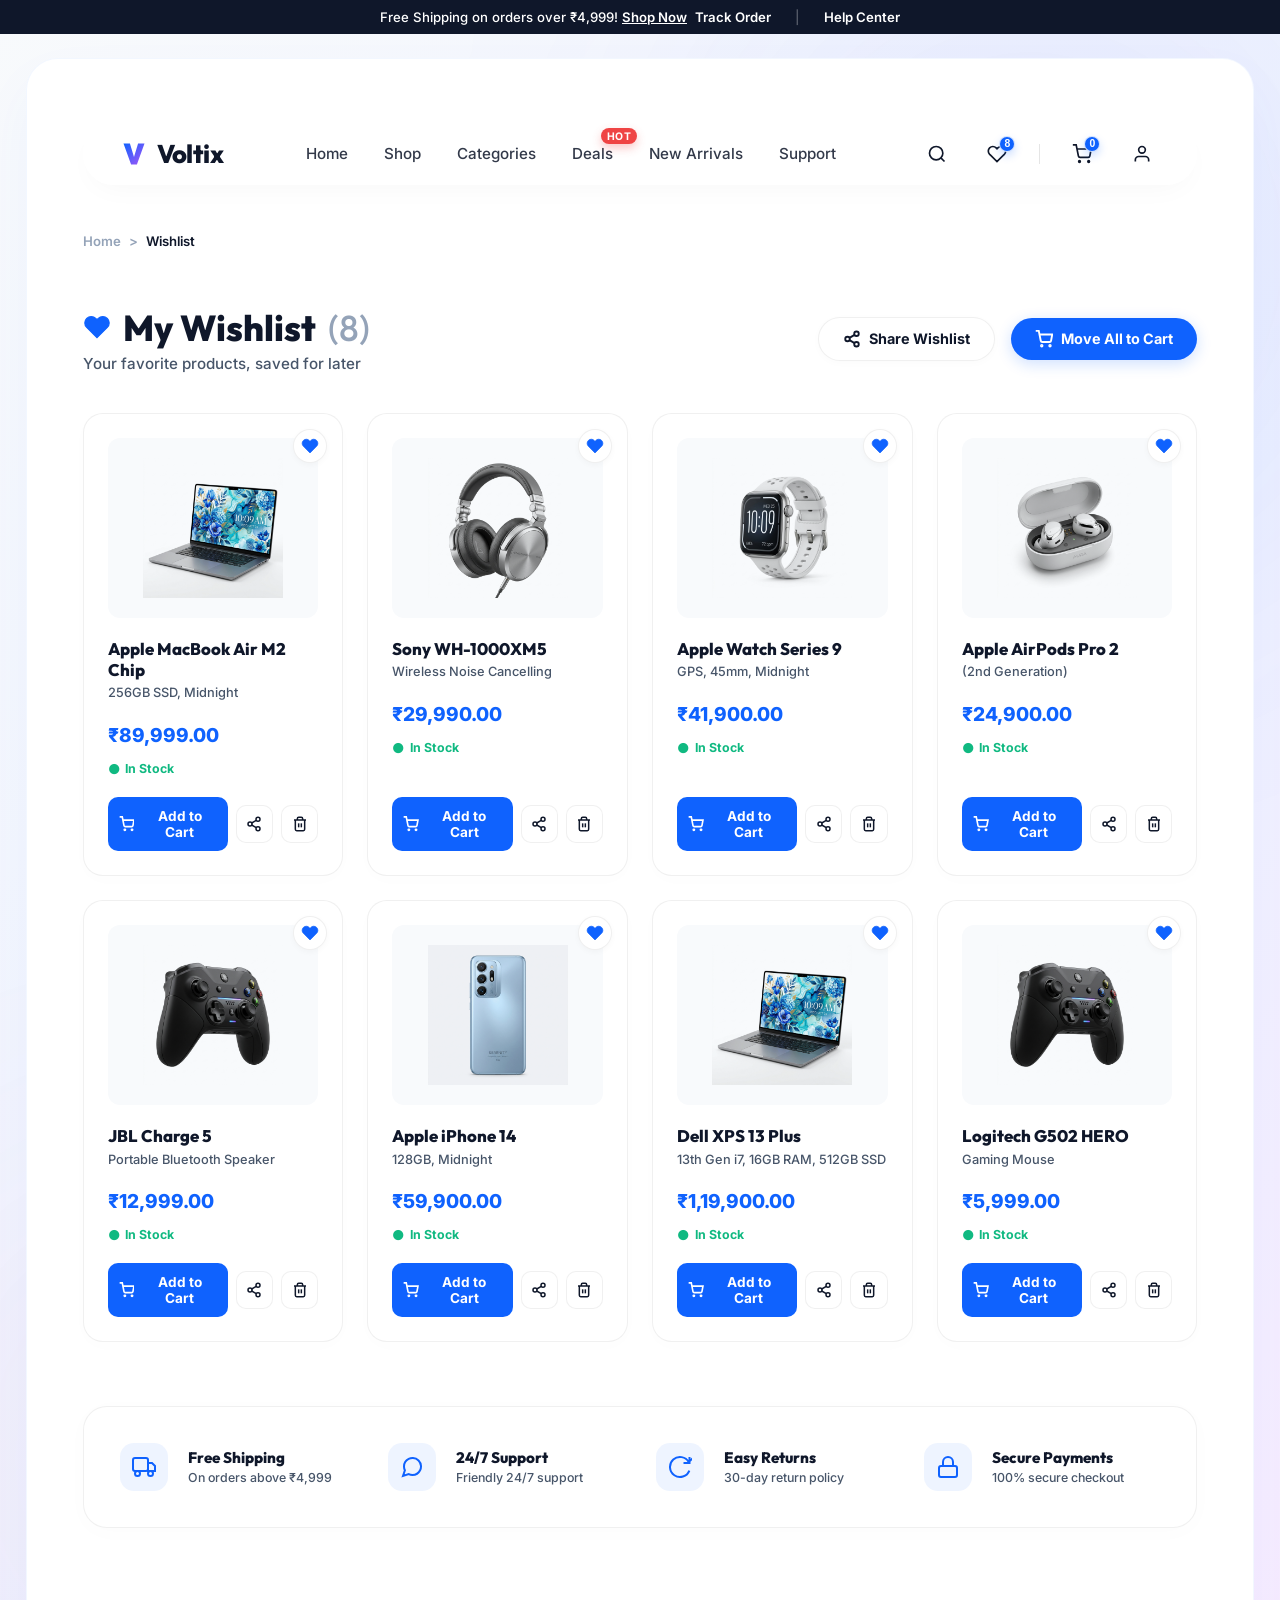
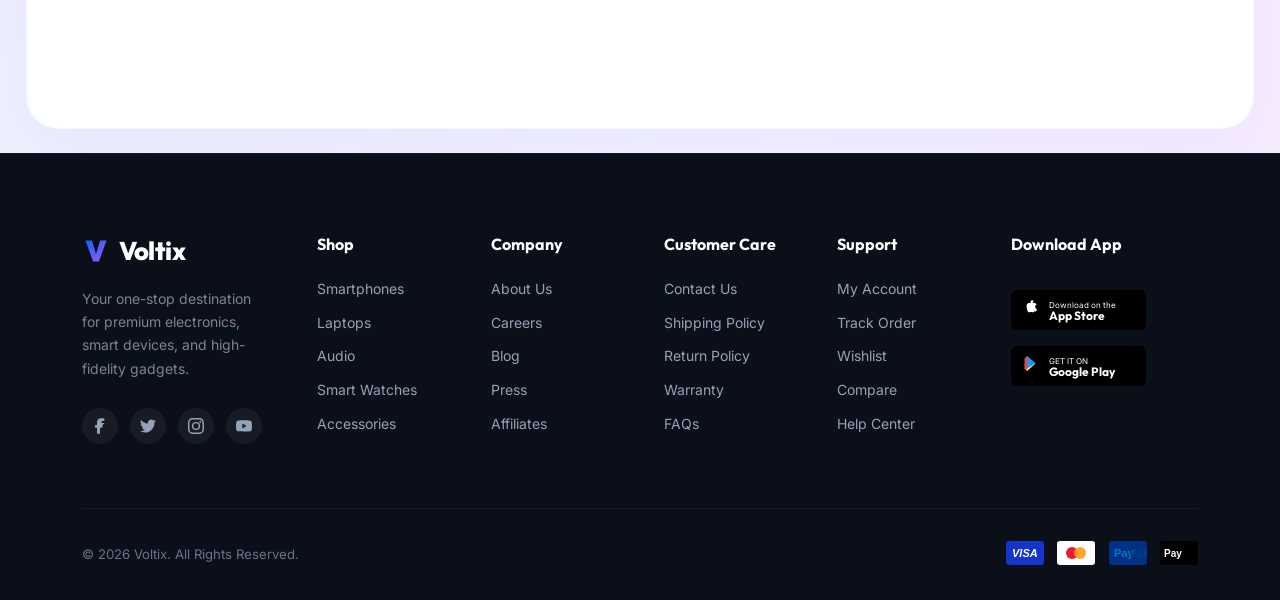
<file: wishlist.html>
<!DOCTYPE html>
<html lang="en">
<head>
  <meta charset="UTF-8">
  <meta name="viewport" content="width=device-width, initial-scale=1.0">
  <title>Voltix - My Wishlist</title>
  <!-- SEO Meta Tags -->
  <meta name="description" content="Manage your favorite Voltix products on your wishlist. Save items for later, share your wishlist, or move them directly to your shopping cart.">
  <link rel="stylesheet" href="style.css">
  
  <style>
    /* Wishlist Custom Page Layout */
    .wishlist-container {
      margin-top: 2rem;
      margin-bottom: 5rem;
    }

    .wishlist-header-row {
      display: flex;
      justify-content: space-between;
      align-items: center;
      margin-bottom: 2.5rem;
      flex-wrap: wrap;
      gap: 1.5rem;
    }

    .wishlist-title-wrap {
      display: flex;
      flex-direction: column;
      gap: 0.25rem;
    }

    .wishlist-title {
      font-family: var(--font-heading);
      font-size: 2.25rem;
      font-weight: 800;
      color: var(--text-dark);
      display: flex;
      align-items: center;
      gap: 0.75rem;
    }

    .wishlist-title svg {
      width: 28px;
      height: 28px;
      fill: var(--primary);
      stroke: var(--primary);
    }

    .wishlist-desc {
      font-size: 0.95rem;
      color: var(--text-muted);
      font-weight: 500;
    }

    .wishlist-actions {
      display: flex;
      align-items: center;
      gap: 1rem;
    }

    .btn-wishlist-action {
      display: flex;
      align-items: center;
      gap: 0.5rem;
      padding: 0.75rem 1.5rem;
      border-radius: 100px;
      font-family: var(--font-body);
      font-size: 0.9rem;
      font-weight: 700;
      cursor: pointer;
      transition: all var(--transition-fast);
    }

    .btn-share-wishlist {
      background: var(--white);
      color: var(--text-dark);
      border: 1.5px solid var(--border-light);
      box-shadow: 0 2px 8px rgba(0, 0, 0, 0.02);
    }

    .btn-share-wishlist:hover {
      border-color: var(--text-light);
      transform: translateY(-1px);
    }

    .btn-move-all-cart {
      background-color: var(--primary);
      color: var(--white);
      border: none;
      box-shadow: 0 4px 15px rgba(15, 98, 254, 0.2);
    }

    .btn-move-all-cart:hover {
      background-color: var(--primary-hover);
      transform: translateY(-1px);
      box-shadow: 0 6px 20px rgba(15, 98, 254, 0.3);
    }

    .btn-wishlist-action svg {
      width: 18px;
      height: 18px;
      fill: none;
      stroke: currentColor;
      stroke-width: 2.5;
    }

    /* Wishlist Grid & Cards matching Mockup */
    .wishlist-grid {
      display: grid;
      grid-template-columns: repeat(4, 1fr);
      gap: 1.5rem;
      margin-bottom: 4rem;
    }

    .wishlist-card {
      background: var(--white);
      border: 1px solid var(--border-light);
      border-radius: 20px;
      padding: 1.5rem;
      position: relative;
      display: flex;
      flex-direction: column;
      transition: box-shadow var(--transition-fast), transform var(--transition-fast);
      box-shadow: 0 4px 20px rgba(0, 0, 0, 0.01);
    }

    .wishlist-card:hover {
      transform: translateY(-4px);
      box-shadow: 0 12px 30px rgba(0, 0, 0, 0.05);
    }

    .wishlist-card-fav-btn {
      position: absolute;
      top: 15px;
      right: 15px;
      background: var(--white);
      border: 1px solid var(--border-light);
      width: 34px;
      height: 34px;
      border-radius: 50%;
      display: flex;
      align-items: center;
      justify-content: center;
      cursor: pointer;
      transition: all var(--transition-fast);
      box-shadow: 0 2px 6px rgba(0, 0, 0, 0.03);
      color: var(--primary);
      z-index: 5;
    }

    .wishlist-card-fav-btn:hover {
      transform: scale(1.1);
      background: #f1f5f9;
    }

    .wishlist-card-fav-btn svg {
      width: 18px;
      height: 18px;
      fill: var(--primary);
      stroke: var(--primary);
    }

    .wishlist-card-img-wrap {
      height: 180px;
      display: flex;
      align-items: center;
      justify-content: center;
      margin-bottom: 1.25rem;
      position: relative;
      background: #f8fafc;
      border-radius: 12px;
      overflow: hidden;
    }

    .wishlist-card-img {
      max-height: 140px;
      max-width: 80%;
      object-fit: contain;
      mix-blend-mode: multiply;
      transition: transform var(--transition-normal);
    }

    .wishlist-card:hover .wishlist-card-img {
      transform: scale(1.06);
    }

    .wishlist-card-info {
      display: flex;
      flex-direction: column;
      flex-grow: 1;
      gap: 0.35rem;
      margin-bottom: 1.25rem;
    }

    .wishlist-card-name {
      font-family: var(--font-heading);
      font-size: 1.05rem;
      font-weight: 800;
      color: var(--text-dark);
      text-decoration: none;
      transition: color var(--transition-fast);
    }

    .wishlist-card-name:hover {
      color: var(--primary);
    }

    .wishlist-card-desc {
      font-size: 0.8rem;
      color: var(--text-muted);
      font-weight: 500;
      min-height: 2.2em;
    }

    .wishlist-card-price {
      font-size: 1.2rem;
      font-weight: 800;
      color: var(--primary);
      margin-top: 0.25rem;
    }

    .wishlist-card-stock {
      display: flex;
      align-items: center;
      gap: 0.35rem;
      font-size: 0.775rem;
      font-weight: 700;
      color: #10b981;
      margin-top: 0.5rem;
    }

    .wishlist-card-stock::before {
      content: '●';
      font-size: 0.85rem;
    }

    .wishlist-card-actions {
      display: flex;
      align-items: center;
      gap: 0.5rem;
      margin-top: auto;
    }

    .wishlist-btn-add-cart {
      flex-grow: 1;
      display: flex;
      align-items: center;
      justify-content: center;
      gap: 0.5rem;
      background-color: var(--primary);
      color: var(--white);
      border: none;
      padding: 0.7rem;
      border-radius: 10px;
      font-family: var(--font-body);
      font-size: 0.85rem;
      font-weight: 700;
      cursor: pointer;
      transition: background-color var(--transition-fast);
    }

    .wishlist-btn-add-cart:hover {
      background-color: var(--primary-hover);
    }

    .wishlist-btn-add-cart svg {
      width: 16px;
      height: 16px;
      fill: none;
      stroke: currentColor;
      stroke-width: 2.5;
    }

    .wishlist-btn-icon-outline {
      background: var(--white);
      border: 1px solid var(--border-light);
      width: 38px;
      height: 38px;
      border-radius: 10px;
      display: flex;
      align-items: center;
      justify-content: center;
      cursor: pointer;
      color: var(--text-dark);
      transition: all var(--transition-fast);
    }

    .wishlist-btn-icon-outline:hover {
      border-color: var(--text-light);
      background-color: #f8fafc;
      color: var(--primary);
    }

    .wishlist-btn-icon-outline.btn-delete:hover {
      color: #ef4444;
      border-color: rgba(239, 68, 68, 0.2);
      background-color: rgba(239, 68, 68, 0.05);
    }

    .wishlist-btn-icon-outline svg {
      width: 16px;
      height: 16px;
      fill: none;
      stroke: currentColor;
      stroke-width: 2.25;
    }

    /* Empty State View */
    .empty-wishlist-view {
      display: none;
      flex-direction: column;
      align-items: center;
      justify-content: center;
      text-align: center;
      padding: 6rem 2rem;
      background: var(--white);
      border: 1.5px dashed var(--text-light);
      border-radius: 24px;
      gap: 1.5rem;
      margin-bottom: 4rem;
    }

    .empty-wishlist-icon-wrapper {
      width: 100px;
      height: 100px;
      background: rgba(15, 98, 254, 0.05);
      border-radius: 50%;
      display: flex;
      align-items: center;
      justify-content: center;
      color: var(--primary);
      margin-bottom: 0.5rem;
    }

    .empty-wishlist-icon-wrapper svg {
      width: 48px;
      height: 48px;
      fill: none;
      stroke: currentColor;
      stroke-width: 1.75;
    }

    .empty-wishlist-title {
      font-family: var(--font-heading);
      font-size: 1.75rem;
      font-weight: 800;
      color: var(--text-dark);
    }

    .empty-wishlist-desc {
      font-size: 0.925rem;
      color: var(--text-muted);
      max-width: 380px;
      line-height: 1.5;
    }

    .btn-shop-now {
      background-color: var(--primary);
      color: var(--white);
      padding: 0.8rem 2rem;
      border-radius: 100px;
      font-family: var(--font-body);
      font-size: 0.9rem;
      font-weight: 800;
      text-decoration: none;
      box-shadow: 0 4px 15px rgba(15, 98, 254, 0.2);
      transition: background-color var(--transition-fast), transform var(--transition-fast);
    }

    .btn-shop-now:hover {
      background-color: var(--primary-hover);
      transform: translateY(-1px);
    }

    /* Trust Badges matching Mockup */
    .trust-badges-card {
      background: var(--white);
      border: 1px solid var(--border-light);
      border-radius: 24px;
      padding: 2.25rem;
      display: grid;
      grid-template-columns: repeat(4, 1fr);
      gap: 2rem;
      margin-bottom: 5rem;
      box-shadow: 0 4px 25px rgba(0, 0, 0, 0.015);
    }

    .trust-badge-item {
      display: flex;
      align-items: center;
      gap: 1.25rem;
    }

    .trust-icon-wrap {
      width: 48px;
      height: 48px;
      background: rgba(15, 98, 254, 0.07);
      border-radius: 14px;
      display: flex;
      align-items: center;
      justify-content: center;
      color: var(--primary);
      flex-shrink: 0;
    }

    .trust-icon-wrap svg {
      width: 24px;
      height: 24px;
      fill: none;
      stroke: currentColor;
      stroke-width: 2;
    }

    .trust-info {
      display: flex;
      flex-direction: column;
      gap: 0.15rem;
    }

    .trust-title {
      font-family: var(--font-heading);
      font-size: 0.95rem;
      font-weight: 800;
      color: var(--text-dark);
    }

    .trust-desc {
      font-size: 0.775rem;
      color: var(--text-muted);
      font-weight: 500;
      line-height: 1.35;
    }

    /* Toast Notification Styles */
    .toast {
      position: fixed;
      bottom: 30px;
      right: 30px;
      background: #0b0f19;
      color: var(--white);
      padding: 1rem 1.75rem;
      border-radius: 16px;
      box-shadow: 0 10px 30px rgba(0,0,0,0.15);
      font-family: var(--font-body);
      font-size: 0.85rem;
      font-weight: 600;
      display: flex;
      align-items: center;
      gap: 0.75rem;
      z-index: 1000;
      opacity: 0;
      transform: translateY(20px);
      transition: opacity 0.3s, transform 0.3s;
      pointer-events: none;
      border: 1px solid rgba(255,255,255,0.08);
    }

    .toast.show {
      opacity: 1;
      transform: translateY(0);
      pointer-events: auto;
    }

    .toast-icon {
      color: #10b981;
      display: flex;
      align-items: center;
      justify-content: center;
    }

    .toast-icon svg {
      width: 18px;
      height: 18px;
      fill: none;
      stroke: currentColor;
      stroke-width: 2.5;
    }

    /* Responsive adjustments */
    @media (max-width: 1200px) {
      .wishlist-grid { grid-template-columns: repeat(3, 1fr); }
      .trust-badges-card { grid-template-columns: repeat(2, 1fr); gap: 2.5rem; }
    }

    @media (max-width: 768px) {
      .wishlist-grid { grid-template-columns: repeat(2, 1fr); }
      .wishlist-header-row { flex-direction: column; align-items: flex-start; }
      .wishlist-actions { width: 100%; justify-content: space-between; }
      .btn-wishlist-action { flex-grow: 1; justify-content: center; }
    }

    @media (max-width: 480px) {
      .wishlist-grid { grid-template-columns: 1fr; }
      .trust-badges-card { grid-template-columns: 1fr; gap: 1.5rem; padding: 1.5rem; }
      .wishlist-actions { flex-direction: column; }
      .btn-wishlist-action { width: 100%; }
    }
  </style>
</head>
<body>

  <!-- Announcement Bar -->
  <div class="promo-bar">
    <div class="promo-content">
      <span>Free Shipping on orders over ₹4,999! <a href="shop.html" style="color: inherit; text-decoration: underline;">Shop Now</a></span>
      <div style="display: flex; gap: 1.5rem;">
        <a href="#track" style="color: inherit; text-decoration: none;">Track Order</a>
        <span style="opacity: 0.3;">|</span>
        <a href="#help" style="color: inherit; text-decoration: none;">Help Center</a>
      </div>
    </div>
  </div>

  <div class="app-container">
    
    <!-- Header / Navigation Bar -->
    <header class="header">
      <nav class="nav-bar">
        <!-- Logo -->
        <a href="index.html" class="logo">
          <svg class="logo-icon" viewBox="0 0 24 24" fill="none" xmlns="http://www.w3.org/2000/svg">
            <defs>
              <linearGradient id="logo-grad" x1="0%" y1="0%" x2="100%" y2="100%">
                <stop offset="0%" stop-color="#0f62fe" />
                <stop offset="100%" stop-color="#a855f7" />
              </linearGradient>
            </defs>
            <path d="M3 3H8.5L12 14.5L15.5 3H21L14.5 21H9.5L3 3Z" fill="url(#logo-grad)"/>
          </svg>
          <span>Voltix</span>
        </a>

        <input type="checkbox" id="nav-toggle" class="nav-toggle-checkbox">

        <!-- Links -->
        <ul class="nav-links">
          <li class="nav-item">
            <a href="index.html" class="nav-link">Home</a>
          </li>
          <li class="nav-item">
            <a href="shop.html" class="nav-link">Shop</a>
          </li>
          <li class="nav-item">
            <a href="categories.html" class="nav-link">Categories</a>
          </li>
          <li class="nav-item" style="position: relative;">
            <a href="index.html#flash-sale" class="nav-link">Deals</a>
            <span class="badge-hot">Hot</span>
          </li>
          <li class="nav-item">
            <a href="index.html#new-arrivals" class="nav-link">New Arrivals</a>
          </li>
          <li class="nav-item">
            <a href="support.html" class="nav-link">Support</a>
          </li>
        </ul>

        <!-- Actions -->
        <div class="nav-actions">
          <label for="nav-toggle" class="mobile-menu-toggle" aria-label="Toggle Menu">
            <svg class="hamburger-icon" viewBox="0 0 24 24" fill="none" stroke="currentColor" stroke-width="2.5"><line x1="3" y1="12" x2="21" y2="12"/><line x1="3" y1="6" x2="21" y2="6"/><line x1="3" y1="18" x2="21" y2="18"/></svg>
            <svg class="close-icon" viewBox="0 0 24 24" fill="none" stroke="currentColor" stroke-width="2.5" style="display: none;"><line x1="18" y1="6" x2="6" y2="18"/><line x1="6" y1="6" x2="18" y2="18"/></svg>
          </label>

          <button class="action-btn" aria-label="Search" onclick="location.href='shop.html?focus=search'">
            <svg viewBox="0 0 24 24" stroke="currentColor" fill="none"><circle cx="11" cy="11" r="8"/><line x1="21" y1="21" x2="16.65" y2="16.65"/></svg>
          </button>
          
          <button class="action-btn" id="btn-nav-fav" aria-label="Favorites" onclick="location.href='wishlist.html'">
            <svg viewBox="0 0 24 24" stroke="currentColor" fill="none"><path d="M20.84 4.61a5.5 5.5 0 0 0-7.78 0L12 5.67l-1.06-1.06a5.5 5.5 0 0 0-7.78 7.78l1.06 1.06L12 21.23l7.78-7.78 1.06-1.06a5.5 5.5 0 0 0 0-7.78z"/></svg>
            <span class="wishlist-count" id="wishlist-counter-badge">0</span>
          </button>
          
          <div class="divider"></div>
          
          <button class="action-btn" aria-label="Cart" onclick="location.href='cart.html'">
            <svg viewBox="0 0 24 24" stroke="currentColor" fill="none"><circle cx="9" cy="21" r="1"/><circle cx="20" cy="21" r="1"/><path d="M1 1h4l2.68 13.39a2 2 0 0 0 2 1.61h9.72a2 2 0 0 0 2-1.61L23 6H6"/></svg>
            <span class="cart-count" id="cart-counter-badge">0</span>
          </button>
          
          <button class="action-btn" aria-label="Profile" onclick="location.href='account.html'">
            <svg viewBox="0 0 24 24" stroke="currentColor" fill="none"><path d="M20 21v-2a4 4 0 0 0-4-4H8a4 4 0 0 0-4 4v2"/><circle cx="12" cy="7" r="4"/></svg>
          </button>
        </div>
      </nav>
    </header>

    <!-- Breadcrumbs -->
    <div class="breadcrumbs" style="margin-top: 1.5rem; display: flex; gap: 0.5rem; font-size: 0.825rem; font-weight: 600;">
      <a href="index.html" style="color: var(--text-light); text-decoration: none;">Home</a>
      <span class="breadcrumb-sep" style="color: var(--text-light);">&gt;</span>
      <span class="current" style="color: var(--text-dark);">Wishlist</span>
    </div>

    <!-- Wishlist Page Content -->
    <div class="wishlist-container">
      
      <div class="wishlist-header-row" id="wishlist-header">
        <div class="wishlist-title-wrap">
          <h1 class="wishlist-title" id="wishlist-main-title">
            <svg viewBox="0 0 24 24"><path d="M20.84 4.61a5.5 5.5 0 0 0-7.78 0L12 5.67l-1.06-1.06a5.5 5.5 0 0 0-7.78 7.78l1.06 1.06L12 21.23l7.78-7.78 1.06-1.06a5.5 5.5 0 0 0 0-7.78z"/></svg>
            <span>My Wishlist</span> <span id="wishlist-count-badge" style="color: var(--text-light); font-weight: 500;">(8)</span>
          </h1>
          <span class="wishlist-desc">Your favorite products, saved for later</span>
        </div>
        
        <div class="wishlist-actions">
          <button class="btn-wishlist-action btn-share-wishlist" onclick="shareWishlist()">
            <svg viewBox="0 0 24 24"><circle cx="18" cy="5" r="3"/><circle cx="6" cy="12" r="3"/><circle cx="18" cy="19" r="3"/><line x1="8.59" y1="13.51" x2="15.42" y2="17.49"/><line x1="15.41" y1="6.51" x2="8.59" y2="10.49"/></svg>
            <span>Share Wishlist</span>
          </button>
          <button class="btn-wishlist-action btn-move-all-cart" onclick="moveAllToCart()">
            <svg viewBox="0 0 24 24"><circle cx="9" cy="21" r="1"/><circle cx="20" cy="21" r="1"/><path d="M1 1h4l2.68 13.39a2 2 0 0 0 2 1.61h9.72a2 2 0 0 0 2-1.61L23 6H6"/></svg>
            <span>Move All to Cart</span>
          </button>
        </div>
      </div>

      <!-- Wishlist Grid -->
      <div class="wishlist-grid" id="wishlist-grid-container">
        <!-- Rendered dynamically -->
      </div>

      <!-- Empty State -->
      <div class="empty-wishlist-view" id="empty-wishlist-view">
        <div class="empty-wishlist-icon-wrapper">
          <svg viewBox="0 0 24 24"><path d="M20.84 4.61a5.5 5.5 0 0 0-7.78 0L12 5.67l-1.06-1.06a5.5 5.5 0 0 0-7.78 7.78l1.06 1.06L12 21.23l7.78-7.78 1.06-1.06a5.5 5.5 0 0 0 0-7.78z"/></svg>
        </div>
        <h2 class="empty-wishlist-title">Your Wishlist is Empty</h2>
        <p class="empty-wishlist-desc">Explore our catalog and add items you love to your personal wishlist!</p>
        <a href="shop.html" class="btn-shop-now">Start Shopping</a>
      </div>

      <!-- Trust Badges Section -->
      <div class="trust-badges-card">
        <div class="trust-badge-item">
          <div class="trust-icon-wrap">
            <svg viewBox="0 0 24 24"><rect x="1" y="3" width="15" height="13" rx="2"/><polygon points="16 8 20 8 23 11 23 16 16 16 16 8"/><circle cx="5.5" cy="18.5" r="2.5"/><circle cx="18.5" cy="18.5" r="2.5"/></svg>
          </div>
          <div class="trust-info">
            <span class="trust-title">Free Shipping</span>
            <span class="trust-desc">On orders above ₹4,999</span>
          </div>
        </div>

        <div class="trust-badge-item">
          <div class="trust-icon-wrap">
            <svg viewBox="0 0 24 24"><path d="M21 11.5a8.38 8.38 0 0 1-.9 3.8 8.5 8.5 0 0 1-7.6 4.7 8.38 8.38 0 0 1-3.8-.9L3 21l1.9-5.7a8.38 8.38 0 0 1-.9-3.8 8.5 8.5 0 0 1 4.7-7.6 8.38 8.38 0 0 1 3.8-.9h.5a8.48 8.48 0 0 1 8 8v.5z"/></svg>
          </div>
          <div class="trust-info">
            <span class="trust-title">24/7 Support</span>
            <span class="trust-desc">Friendly 24/7 support</span>
          </div>
        </div>

        <div class="trust-badge-item">
          <div class="trust-icon-wrap">
            <svg viewBox="0 0 24 24"><path d="M21.5 2v6h-6M21.34 15.57a10 10 0 1 1-.57-8.38l5.67-5.67"/></svg>
          </div>
          <div class="trust-info">
            <span class="trust-title">Easy Returns</span>
            <span class="trust-desc">30-day return policy</span>
          </div>
        </div>

        <div class="trust-badge-item">
          <div class="trust-icon-wrap">
            <svg viewBox="0 0 24 24"><rect x="3" y="11" width="18" height="11" rx="2" ry="2"/><path d="M7 11V7a5 5 0 0 1 10 0v4"/></svg>
          </div>
          <div class="trust-info">
            <span class="trust-title">Secure Payments</span>
            <span class="trust-desc">100% secure checkout</span>
          </div>
        </div>
      </div>

    </div> <!-- Close wishlist-container -->
  </div> <!-- Close app-container -->

  <!-- 13. Complete Footer -->
  <footer class="footer">
    <div class="app-container desktop-footer">
      
      <div class="footer-top">
        <!-- Brand Info -->
        <div class="footer-brand">
          <a href="#" class="logo">
            <svg class="logo-icon" viewBox="0 0 24 24" fill="none" xmlns="http://www.w3.org/2000/svg">
              <path d="M3 3H8.5L12 14.5L15.5 3H21L14.5 21H9.5L3 3Z" fill="url(#logo-grad)"/>
            </svg>
            <span>Voltix</span>
          </a>
          <p class="footer-desc">Your one-stop destination for premium electronics, smart devices, and high-fidelity gadgets.</p>
          <ul class="social-links">
            <li><a href="#" class="social-btn" aria-label="Facebook"><svg viewBox="0 0 24 24"><path d="M18.77 7.46H14.5v-1.9c0-.9.6-1.1 1-1.1h3V.5h-4.33C9.24.5 7.5 3.44 7.5 7v3.5H4.5v4h3v9H12v-9h3.5l.5-4z"/></svg></a></li>
            <li><a href="#" class="social-btn" aria-label="Twitter"><svg viewBox="0 0 24 24"><path d="M23.95 4.57a10 10 0 0 1-2.82.77 4.96 4.96 0 0 0 2.16-2.72c-.95.55-2 .95-3.12 1.18a4.92 4.92 0 0 0-8.38 4.48 13.98 13.98 0 0 1-10.15-5.15 4.92 4.92 0 0 0 1.52 6.57 4.9 4.9 0 0 1-2.23-.62v.06a4.92 4.92 0 0 0 3.95 4.83 4.9 4.9 0 0 1-2.22.08 4.92 4.92 0 0 0 4.6 3.42A9.9 9.9 0 0 1 0 19.54a13.94 13.94 0 0 0 7.55 2.21c9.14 0 14.3-7.72 14.07-14.88a10 10 0 0 0 2.33-2.3z"/></svg></a></li>
            <li><a href="#" class="social-btn" aria-label="Instagram"><svg viewBox="0 0 24 24"><path d="M12 2.163c3.204 0 3.584.012 4.85.07 3.252.148 4.771 1.691 4.919 4.919.058 1.265.069 1.645.069 4.849 0 3.205-.012 3.584-.069 4.849-.149 3.225-1.664 4.771-4.919 4.919-1.266.058-1.644.07-4.85.07-3.204 0-3.584-.012-4.849-.07-3.26-.149-4.771-1.699-4.919-4.92-.058-1.265-.07-1.644-.07-4.849 0-3.204.013-3.583.07-4.849.149-3.227 1.664-4.771 4.919-4.919 1.266-.057 1.645-.069 4.849-.069zM12 0C8.741 0 8.333.014 7.053.072 2.695.272.273 2.69.073 7.051.014 8.333 0 8.741 0 12c0 3.259.014 3.668.072 4.948.2 4.358 2.618 6.78 6.98 6.98 1.281.058 1.689.072 4.948.072 3.259 0 3.668-.014 4.948-.072 4.354-.2 6.782-2.618 6.979-6.98.059-1.28.073-1.689.073-4.948 0-3.259-.014-3.667-.072-4.947-.196-4.354-2.617-6.78-6.979-6.98C15.668.014 15.259 0 12 0zm0 5.838a6.162 6.162 0 1 0 0 12.324 6.162 6.162 0 0 0 0-12.324zM12 16a4 4 0 1 1 0-8 4 4 0 0 1 0 8zm6.406-11.845a1.44 1.44 0 1 0 0 2.881 1.44 1.44 0 0 0 0-2.881z"/></svg></a></li>
            <li><a href="#" class="social-btn" aria-label="YouTube"><svg viewBox="0 0 24 24"><path d="M23.498 6.163a3.003 3.003 0 0 0-2.11-2.11C19.518 3.545 12 3.545 12 3.545s-7.518 0-9.388.507a3.003 3.003 0 0 0-2.11 2.11C0 8.033 0 12 0 12s0 3.967.502 5.837a3.003 3.003 0 0 0 2.11 2.11c1.87.507 9.388.507 9.388.507s7.518 0 9.388-.507a3.003 3.003 0 0 0 2.11-2.11C24 15.967 24 12 24 12s0-3.967-.502-5.837zM9.545 15.568V8.432L15.818 12l-6.273 3.568z"/></svg></a></li>
          </ul>
        </div>

        <!-- Shop Links -->
        <div>
          <h3 class="footer-col-title">Shop</h3>
          <ul class="footer-menu">
            <li><a href="#shop?cat=smartphones" class="footer-link">Smartphones</a></li>
            <li><a href="#shop?cat=laptops" class="footer-link">Laptops</a></li>
            <li><a href="#shop?cat=audio" class="footer-link">Audio</a></li>
            <li><a href="#shop?cat=smartwatches" class="footer-link">Smart Watches</a></li>
            <li><a href="#shop?cat=accessories" class="footer-link">Accessories</a></li>
          </ul>
        </div>

        <!-- Company Links -->
        <div>
          <h3 class="footer-col-title">Company</h3>
          <ul class="footer-menu">
            <li><a href="#about" class="footer-link">About Us</a></li>
            <li><a href="#careers" class="footer-link">Careers</a></li>
            <li><a href="#blog" class="footer-link">Blog</a></li>
            <li><a href="#press" class="footer-link">Press</a></li>
            <li><a href="#affiliate" class="footer-link">Affiliates</a></li>
          </ul>
        </div>

        <!-- Customer Care Links -->
        <div>
          <h3 class="footer-col-title">Customer Care</h3>
          <ul class="footer-menu">
            <li><a href="support.html" class="footer-link">Contact Us</a></li>
            <li><a href="#shipping" class="footer-link">Shipping Policy</a></li>
            <li><a href="#returns" class="footer-link">Return Policy</a></li>
            <li><a href="#warranty" class="footer-link">Warranty</a></li>
            <li><a href="support.html" class="footer-link">FAQs</a></li>
          </ul>
        </div>

        <!-- Support Links -->
        <div>
          <h3 class="footer-col-title">Support</h3>
          <ul class="footer-menu">
            <li><a href="account.html" class="footer-link">My Account</a></li>
            <li><a href="support.html" class="footer-link">Track Order</a></li>
            <li><a href="wishlist.html" class="footer-link">Wishlist</a></li>
            <li><a href="#compare" class="footer-link">Compare</a></li>
            <li><a href="support.html" class="footer-link">Help Center</a></li>
          </ul>
        </div>

        <!-- Apps Info -->
        <div class="footer-apps">
          <h3 class="footer-col-title">Download App</h3>
          <a href="#" class="app-download-btn">
            <!-- Vector App Store Button -->
            <svg viewBox="0 0 135 40" style="width: 135px; height: 40px;"><rect width="135" height="40" rx="6" fill="#000"/><text x="38" y="18" fill="#fff" font-family="var(--font-body)" font-size="8">Download on the</text><text x="38" y="30" fill="#fff" font-family="var(--font-heading)" font-weight="700" font-size="12">App Store</text><path d="M22 13.5c-.8.8-1.7.8-2 .5s-.8-1.2-.5-2.2c.3-.9.9-1.5 1.7-1.5s1.2.6 1.2 1.3c0 .8-.6 1.1-1.1 1.3m2.7 7.7c-.5.8-1 1.7-1.8 1.7-.8.1-1-.4-2-.4s-1.2.4-2 .4c-.7 0-1.4-.9-1.9-1.8C16 19.3 15 16 16 14.3c.5-.9 1.4-1.4 2.3-1.4s1.7.6 2.2.6c.5 0 1.5-.7 2.6-.6.4 0 1.8.2 2.6 1.3-.1.1-1.5.9-1.5 2.6 0 2 1.7 2.7 1.8 2.7-.1.4-.7 1.6-1.3 2.7" fill="#fff"/></svg>
          </a>
          <a href="#" class="app-download-btn">
            <!-- Vector Google Play Button -->
            <svg viewBox="0 0 135 40" style="width: 135px; height: 40px;"><rect width="135" height="40" rx="6" fill="#000"/><text x="38" y="18" fill="#fff" font-family="var(--font-body)" font-size="8">GET IT ON</text><text x="38" y="30" fill="#fff" font-family="var(--font-heading)" font-weight="700" font-size="12">Google Play</text><path d="M16 10l8.5 7.5L16 25V10z" fill="#4caf50"/><path d="M24.5 17.5L16 25l-2.5-2.5 8.5-5z" fill="#ffeb3b"/><path d="M16 10l8.5 7.5-8.5 5-2.5-2.5z" fill="#2196f3"/><path d="M16 10v15l-2.5-2.5V12.5z" fill="#f44336"/></svg>
          </a>
        </div>

      </div>

      <div class="footer-bottom">
        <span>&copy; 2026 Voltix. All Rights Reserved.</span>
        
        <!-- Payment Icons -->
        <ul class="payment-icons">
          <li class="payment-icon">
            <!-- Visa SVG -->
            <svg viewBox="0 0 38 24"><rect width="38" height="24" rx="3" fill="#1434CB"/><text x="6" y="16" fill="#fff" font-family="sans-serif" font-weight="bold" font-style="italic" font-size="11">VISA</text></svg>
          </li>
          <li class="payment-icon">
            <!-- Mastercard SVG -->
            <svg viewBox="0 0 38 24"><rect width="38" height="24" rx="3" fill="#fff"/><circle cx="15" cy="12" r="6" fill="#EB001B" opacity="0.9"/><circle cx="23" cy="12" r="6" fill="#F79E1B" opacity="0.9"/></svg>
          </li>
          <li class="payment-icon">
            <!-- Paypal SVG -->
            <svg viewBox="0 0 38 24"><rect width="38" height="24" rx="3" fill="#003087"/><text x="5" y="16" fill="#0079C1" font-family="sans-serif" font-weight="bold" font-size="11">Pay</text><text x="21" y="16" fill="#00457C" font-family="sans-serif" font-weight="bold" font-size="11">Pal</text></svg>
          </li>
          <li class="payment-icon">
            <!-- Apple Pay SVG -->
            <svg viewBox="0 0 38 24"><rect width="38" height="24" rx="3" fill="#000"/><text x="4" y="16" fill="#fff" font-family="sans-serif" font-weight="bold" font-size="10">Pay</text></svg>
          </li>
        </ul>
      </div>

    </div>

    <!-- Mobile Footer -->
    <div class="mobile-footer">
      <!-- Accordion Section 1: Shop -->
      <div class="mobile-footer-accordion active">
        <button class="accordion-header" onclick="toggleFooterAccordion(this)">
          <div class="accordion-title-wrap">
            <span class="accordion-icon purple">
              <!-- Bag Icon -->
              <svg viewBox="0 0 24 24" fill="none" stroke="currentColor" stroke-width="2" stroke-linecap="round" stroke-linejoin="round"><path d="M6 2L3 6v14a2 2 0 0 0 2 2h14a2 2 0 0 0 2-2V6l-3-4z"></path><line x1="3" y1="6" x2="21" y2="6"></line><path d="M16 10a4 4 0 0 1-8 0"></path></svg>
            </span>
            <span class="accordion-title">Shop</span>
          </div>
          <svg class="chevron-icon" viewBox="0 0 24 24" fill="none" stroke="currentColor" stroke-width="2" stroke-linecap="round" stroke-linejoin="round"><polyline points="6 9 12 15 18 9"></polyline></svg>
        </button>
        <div class="accordion-content">
          <div class="accordion-links-wrap">
            <a href="shop.html?cat=smartphones">Smartphones</a> • 
            <a href="shop.html?cat=laptops">Laptops</a> • 
            <a href="shop.html?cat=audio">Audio</a><br>
            <a href="shop.html?cat=smartwatches">Smart Watches</a> • 
            <a href="shop.html?cat=accessories">Accessories</a> • 
            <a href="shop.html">More</a>
          </div>
        </div>
      </div>

      <!-- Accordion Section 2: Company -->
      <div class="mobile-footer-accordion active">
        <button class="accordion-header" onclick="toggleFooterAccordion(this)">
          <div class="accordion-title-wrap">
            <span class="accordion-icon blue">
              <!-- Building Icon -->
              <svg viewBox="0 0 24 24" fill="none" stroke="currentColor" stroke-width="2" stroke-linecap="round" stroke-linejoin="round"><rect x="4" y="2" width="16" height="20" rx="2" ry="2"></rect><line x1="9" y1="22" x2="9" y2="16"></line><line x1="15" y1="22" x2="15" y2="16"></line><line x1="9" y1="16" x2="15" y2="16"></line><path d="M9 8h.01"></path><path d="M15 8h.01"></path><path d="M9 12h.01"></path><path d="M15 12h.01"></path></svg>
            </span>
            <span class="accordion-title">Company</span>
          </div>
          <svg class="chevron-icon" viewBox="0 0 24 24" fill="none" stroke="currentColor" stroke-width="2" stroke-linecap="round" stroke-linejoin="round"><polyline points="6 9 12 15 18 9"></polyline></svg>
        </button>
        <div class="accordion-content">
          <div class="accordion-links-wrap">
            <a href="#about">About Us</a> • 
            <a href="#careers">Careers</a> • 
            <a href="#blog">Blog</a><br>
            <a href="#press">Press</a> • 
            <a href="#affiliates">Affiliates</a> • 
            <a href="support.html">Contact Us</a>
          </div>
        </div>
      </div>

      <!-- Accordion Section 3: Customer Care -->
      <div class="mobile-footer-accordion active">
        <button class="accordion-header" onclick="toggleFooterAccordion(this)">
          <div class="accordion-title-wrap">
            <span class="accordion-icon green">
              <!-- Headset Icon -->
              <svg viewBox="0 0 24 24" fill="none" stroke="currentColor" stroke-width="2" stroke-linecap="round" stroke-linejoin="round"><path d="M3 18v-6a9 9 0 0 1 18 0v6"></path><path d="M21 19a2 2 0 0 1-2 2h-1a2 2 0 0 1-2-2v-3a2 2 0 0 1 2-2h3"></path><path d="M3 19a2 2 0 0 0 2 2h1a2 2 0 0 0 2-2v-3a2 2 0 0 0-2-2H3"></path></svg>
            </span>
            <span class="accordion-title">Customer Care</span>
          </div>
          <svg class="chevron-icon" viewBox="0 0 24 24" fill="none" stroke="currentColor" stroke-width="2" stroke-linecap="round" stroke-linejoin="round"><polyline points="6 9 12 15 18 9"></polyline></svg>
        </button>
        <div class="accordion-content">
          <div class="accordion-links-wrap">
            <a href="account.html">My Account</a> • 
            <a href="support.html">Track Order</a> • 
            <a href="wishlist.html">Wishlist</a><br>
            <a href="#returns">Returns & Refunds</a> • 
            <a href="support.html">Help Center</a>
          </div>
        </div>
      </div>

      <!-- Accordion Section 4: Support -->
      <div class="mobile-footer-accordion active">
        <button class="accordion-header" onclick="toggleFooterAccordion(this)">
          <div class="accordion-title-wrap">
            <span class="accordion-icon orange">
              <!-- Shield Icon -->
              <svg viewBox="0 0 24 24" fill="none" stroke="currentColor" stroke-width="2" stroke-linecap="round" stroke-linejoin="round"><path d="M12 22s8-4 8-10V5l-8-3-8 3v7c0 6 8 10 8 10z"></path><path d="M9 11l2 2 4-4"></path></svg>
            </span>
            <span class="accordion-title">Support</span>
          </div>
          <svg class="chevron-icon" viewBox="0 0 24 24" fill="none" stroke="currentColor" stroke-width="2" stroke-linecap="round" stroke-linejoin="round"><polyline points="6 9 12 15 18 9"></polyline></svg>
        </button>
        <div class="accordion-content">
          <div class="accordion-links-wrap">
            <a href="#shipping">Shipping Policy</a> • 
            <a href="#returns">Return Policy</a><br>
            <a href="#terms">Terms & Conditions</a> • 
            <a href="#privacy">Privacy Policy</a>
          </div>
        </div>
      </div>

      <!-- App Download Section -->
      <div class="mobile-footer-apps-section">
        <h4 class="mobile-footer-heading">Download Our App</h4>
        <p class="mobile-footer-subheading">Shop faster & get exclusive app offers</p>
        <div class="mobile-footer-app-btns">
          <a href="#" class="mobile-app-btn">
            <svg viewBox="0 0 135 40"><rect width="135" height="40" rx="6" fill="#000" /><text x="38" y="18" fill="#fff" font-family="var(--font-body)" font-size="8">GET IT ON</text><text x="38" y="30" fill="#fff" font-family="var(--font-heading)" font-weight="700" font-size="12">Google Play</text><path d="M16 10l8.5 7.5L16 25V10z" fill="#4caf50" /><path d="M24.5 17.5L16 25l-2.5-2.5 8.5-5z" fill="#ffeb3b" /><path d="M16 10l8.5 7.5-8.5 5-2.5-2.5z" fill="#2196f3" /><path d="M16 10v15l-2.5-2.5V12.5z" fill="#f44336" /></svg>
          </a>
          <a href="#" class="mobile-app-btn">
            <svg viewBox="0 0 135 40"><rect width="135" height="40" rx="6" fill="#000" /><text x="38" y="18" fill="#fff" font-family="var(--font-body)" font-size="8">Download on the</text><text x="38" y="30" fill="#fff" font-family="var(--font-heading)" font-weight="700" font-size="12">App Store</text><path d="M22 13.5c-.8.8-1.7.8-2 .5s-.8-1.2-.5-2.2c.3-.9.9-1.5 1.7-1.5s1.2.6 1.2 1.3c0 .8-.6 1.1-1.1 1.3m2.7 7.7c-.5.8-1 1.7-1.8 1.7-.8.1-1-.4-2-.4s-1.2.4-2 .4c-.7 0-1.4-.9-1.9-1.8C16 19.3 15 16 16 14.3c.5-.9 1.4-1.4 2.3-1.4s1.7.6 2.2.6c.5 0 1.5-.7 2.6-.6.4 0 1.8.2 2.6 1.3-.1.1-1.5.9-1.5 2.6 0 2 1.7 2.7 1.8 2.7-.1.4-.7 1.6-1.3 2.7" fill="#fff" /></svg>
          </a>
        </div>
      </div>

      <!-- Follow Us Section -->
      <div class="mobile-footer-socials-section">
        <h4 class="mobile-footer-heading">Follow Us</h4>
        <div class="mobile-footer-social-icons">
          <a href="#" class="social-circle instagram">
            <svg viewBox="0 0 24 24" fill="none" stroke="currentColor" stroke-width="2" stroke-linecap="round" stroke-linejoin="round"><rect x="2" y="2" width="20" height="20" rx="5" ry="5"></rect><path d="M16 11.37A4 4 0 1 1 12.63 8 4 4 0 0 1 16 11.37z"></path><line x1="17.5" y1="6.5" x2="17.51" y2="6.5"></line></svg>
          </a>
          <a href="#" class="social-circle facebook">
            <svg viewBox="0 0 24 24" fill="none" stroke="currentColor" stroke-width="2" stroke-linecap="round" stroke-linejoin="round"><path d="M18 2h-3a5 5 0 0 0-5 5v3H7v4h3v8h4v-8h3l1-4h-4V7a1 1 0 0 1 1-1h3z"></path></svg>
          </a>
          <a href="#" class="social-circle twitter">
            <svg viewBox="0 0 24 24" fill="none" stroke="currentColor" stroke-width="2" stroke-linecap="round" stroke-linejoin="round"><path d="M23 3a10.9 10.9 0 0 1-3.14 1.53 4.48 4.48 0 0 0-7.86 3v1A10.66 10.66 0 0 1 3 4s-4 9 5 13a11.64 11.64 0 0 1-7 2c9 5 20 0 20-11.5a4.5 4.5 0 0 0-.08-.83A7.72 7.72 0 0 0 23 3z"></path></svg>
          </a>
          <a href="#" class="social-circle youtube">
            <svg viewBox="0 0 24 24" fill="none" stroke="currentColor" stroke-width="2" stroke-linecap="round" stroke-linejoin="round"><path d="M22.54 6.42a2.78 2.78 0 0 0-1.94-2C18.88 4 12 4 12 4s-6.88 0-8.6.46a2.78 2.78 0 0 0-1.94 2A29 29 0 0 0 1 11.75a29 29 0 0 0 .46 5.33A2.78 2.78 0 0 0 3.4 19c1.72.46 8.6.46 8.6.46s6.88 0 8.6-.46a2.78 2.78 0 0 0 1.94-2 29 29 0 0 0 .46-5.25 29 29 0 0 0-.46-5.33z"></path><polygon points="9.75 15.02 15.5 11.75 9.75 8.48 9.75 15.02"></polygon></svg>
          </a>
          <a href="#" class="social-circle pinterest">
            <svg viewBox="0 0 24 24" fill="none" stroke="currentColor" stroke-width="2" stroke-linecap="round" stroke-linejoin="round"><path d="M12 2C6.48 2 2 6.48 2 12c0 4.42 2.87 8.17 6.84 9.5.08-.15.18-.38.22-.58.1-.39.63-2.67.63-2.67s-.16-.31-.16-.78c0-.73.42-1.28.95-1.28.45 0 .67.34.67.74 0 .45-.29 1.14-.44 1.77-.12.53.27.96.79.96.95 0 1.68-1.01 1.68-2.46 0-1.28-.92-2.18-2.24-2.18-1.53 0-2.43 1.15-2.43 2.33 0 .46.18.96.4 1.23.04.05.05.1.04.16-.04.18-.14.58-.16.66-.02.1-.08.12-.18.08-1.25-.58-2.03-2.42-2.03-3.89 0-3.17 2.3-6.08 6.64-6.08 3.48 0 6.19 2.48 6.19 5.8 0 3.46-2.18 6.25-5.21 6.25-1.02 0-1.97-.53-2.3-1.15l-.63 2.4c-.23.88-.85 1.98-1.26 2.65C10.33 21.82 11.14 22 12 22c5.52 0 10-4.48 10-10S17.52 2 12 2z" fill="currentColor"/></svg>
          </a>
        </div>
      </div>

      <!-- Trust Row -->
      <div class="mobile-footer-trust-row">
        <div class="trust-item">
          <svg class="trust-icon" viewBox="0 0 24 24" fill="none" stroke="currentColor" stroke-width="2" stroke-linecap="round" stroke-linejoin="round"><path d="M12 22s8-4 8-10V5l-8-3-8 3v7c0 6 8 10 8 10z"></path><path d="M9 11l2 2 4-4"></path></svg>
          <span>100% Secure Payments</span>
        </div>
        <div class="trust-divider"></div>
        <div class="trust-item">
          <svg class="trust-icon" viewBox="0 0 24 24" fill="none" stroke="currentColor" stroke-width="2" stroke-linecap="round" stroke-linejoin="round"><rect x="1" y="3" width="15" height="13" rx="2" ry="2"></rect><polygon points="16 8 20 8 23 11 23 16 16 16 16 8"></polygon><circle cx="5.5" cy="18.5" r="2.5"></circle><circle cx="18.5" cy="18.5" r="2.5"></circle></svg>
          <span>Free Shipping over ₹99</span>
        </div>
      </div>

      <!-- Copyright -->
      <div class="mobile-footer-copyright">
        © 2026 Voltix. All Rights Reserved.
      </div>
    </div>
  </footer>

  <!-- Toast Container -->
  <div id="toast-notify" class="toast">
    <span class="toast-icon">
      <svg viewBox="0 0 24 24"><polyline points="20 6 9 17 4 12"/></svg>
    </span>
    <span id="toast-message">Item added successfully!</span>
  </div>

  <!-- Mobile Bottom Navigation Bar -->
  <div class="bottom-nav">
    <a href="index.html" class="bottom-nav-item">
      <svg class="bottom-nav-icon" viewBox="0 0 24 24" fill="none" stroke="currentColor" stroke-width="2" stroke-linecap="round" stroke-linejoin="round">
        <path d="M3 9l9-7 9 7v11a2 2 0 0 1-2 2H5a2 2 0 0 1-2-2z"></path>
        <polyline points="9 22 9 12 15 12 15 22"></polyline>
      </svg>
      <span>Home</span>
    </a>
    <a href="shop.html" class="bottom-nav-item">
      <svg class="bottom-nav-icon" viewBox="0 0 24 24" fill="none" stroke="currentColor" stroke-width="2" stroke-linecap="round" stroke-linejoin="round">
        <path d="M6 2L3 6v14a2 2 0 0 0 2 2h14a2 2 0 0 0 2-2V6l-3-4z"></path>
        <line x1="3" y1="6" x2="21" y2="6"></line>
        <path d="M16 10a4 4 0 0 1-8 0"></path>
      </svg>
      <span>Shop</span>
    </a>
    <a href="categories.html" class="bottom-nav-item">
      <svg class="bottom-nav-icon" viewBox="0 0 24 24" fill="none" stroke="currentColor" stroke-width="2" stroke-linecap="round" stroke-linejoin="round">
        <rect x="3" y="3" width="7" height="7"></rect>
        <rect x="14" y="3" width="7" height="7"></rect>
        <rect x="14" y="14" width="7" height="7"></rect>
        <rect x="3" y="14" width="7" height="7"></rect>
      </svg>
      <span>Categories</span>
    </a>
    <a href="index.html#flash-sale" class="bottom-nav-item">
      <svg class="bottom-nav-icon" viewBox="0 0 24 24" fill="none" stroke="currentColor" stroke-width="2" stroke-linecap="round" stroke-linejoin="round">
        <path d="M20.59 13.41l-7.17 7.17a2 2 0 0 1-2.83 0L2 12V2h10l8.59 8.59a2 2 0 0 1 0 2.82z"></path>
        <line x1="7" y1="7" x2="7.01" y2="7"></line>
      </svg>
      <span>Deals</span>
    </a>
    <a href="wishlist.html" class="bottom-nav-item active">
      <svg class="bottom-nav-icon" viewBox="0 0 24 24" fill="none" stroke="currentColor" stroke-width="2" stroke-linecap="round" stroke-linejoin="round">
        <path d="M20.84 4.61a5.5 5.5 0 0 0-7.78 0L12 5.67l-1.06-1.06a5.5 5.5 0 0 0-7.78 7.78l1.06 1.06L12 21.23l7.78-7.78 1.06-1.06a5.5 5.5 0 0 0 0-7.78z"></path>
      </svg>
      <span>Wishlist</span>
    </a>
    <a href="account.html" class="bottom-nav-item">
      <svg class="bottom-nav-icon" viewBox="0 0 24 24" fill="none" stroke="currentColor" stroke-width="2" stroke-linecap="round" stroke-linejoin="round">
        <path d="M20 21v-2a4 4 0 0 0-4-4H8a4 4 0 0 0-4 4v2"></path>
        <circle cx="12" cy="7" r="4"></circle>
      </svg>
      <span>Account</span>
    </a>
  </div>

  <script>
    // Product mock database (with reasonable INR prices matching the catalog)
    const productsDB = {
      // Mock wishlist items
      'macbookairm2': { name: 'Apple MacBook Air M2 Chip', desc: '256GB SSD, Midnight', price: 89999.00, img: 'assets/laptop.png' },
      'sonywh1000xm5': { name: 'Sony WH-1000XM5', desc: 'Wireless Noise Cancelling', price: 29990.00, img: 'assets/headphones.png' },
      'applewatch9': { name: 'Apple Watch Series 9', desc: 'GPS, 45mm, Midnight', price: 41900.00, img: 'assets/smartwatch.png' },
      'airpodspro2': { name: 'Apple AirPods Pro 2', desc: '(2nd Generation)', price: 24900.00, img: 'assets/earbuds.png' },
      'jblcharge5': { name: 'JBL Charge 5', desc: 'Portable Bluetooth Speaker', price: 12999.00, img: 'assets/controller.png' },
      'iphone14': { name: 'Apple iPhone 14', desc: '128GB, Midnight', price: 59900.00, img: 'assets/smartphone.png' },
      'dellultrasharp': { name: 'Dell XPS 13 Plus', desc: '13th Gen i7, 16GB RAM, 512GB SSD', price: 119900.00, img: 'assets/laptop.png' },
      'logitechgprowireless': { name: 'Logitech G502 HERO', desc: 'Gaming Mouse', price: 5999.00, img: 'assets/controller.png' },

      // All other products in catalog
      'iphone15promax': { name: 'Apple iPhone 15 Pro Max 256GB - Blue Titanium', desc: 'Premium Smartphone', price: 139900.00, img: 'assets/smartphone.png' },
      'canoneosr50': { name: 'Canon EOS R50 24.2MP Mirrorless Camera', desc: 'Mirrorless Camera', price: 62320.00, img: 'assets/camera.png' },
      'asusrogstrix': { name: 'ASUS ROG Strix G16 Gaming Laptop', desc: 'Gaming Laptop', price: 103920.00, img: 'assets/laptop.png' },
      'galaxys24ultra': { name: 'Samsung Galaxy S24 Ultra 5G, 256GB - Titanium Gray', desc: 'Premium Smartphone', price: 124900.00, img: 'assets/smartphone.png' },
      'ipadair5': { name: 'Apple iPad Air 5th Gen 10.9-inch, 64GB', desc: 'Premium Tablet', price: 54900.00, img: 'assets/controller.png' },
      'ankerpowercore': { name: 'Anker PowerCore 20K 20000mAh Power Bank', desc: 'Power Bank', price: 2999.00, img: 'assets/controller.png' },
      'googlepixel8pro': { name: 'Google Pixel 8 Pro 128GB - Obsidian', desc: 'Premium Smartphone', price: 63920.00, img: 'assets/smartphone.png' },
      'oneplus12': { name: 'OnePlus 12 5G 256GB - Silky Black', desc: 'Premium Smartphone', price: 55920.00, img: 'assets/smartphone.png' },
      'dellxps13': { name: 'Dell XPS 13 Evo Laptop Intel Core Ultra 7', desc: 'Evo Laptop', price: 95920.00, img: 'assets/laptop.png' },
      'hpspectrex360': { name: 'HP Spectre x360 2-in-1 14" Laptop', desc: '2-in-1 Laptop', price: 111920.00, img: 'assets/laptop.png' },
      'galaxywatch6': { name: 'Samsung Galaxy Watch 6 Classic 43mm', desc: 'Smart Watch', price: 26320.00, img: 'assets/smartwatch.png' },
      'boseqcultra': { name: 'Bose QuietComfort Ultra Wireless Headphones', desc: 'Wireless Headphones', price: 30320.00, img: 'assets/headphones.png' },
      'airpods3': { name: 'Apple AirPods (3rd Generation)', desc: 'Wireless Earbuds', price: 13520.00, img: 'assets/earbuds.png' },
      'lgultragear34': { name: 'LG UltraGear 34" Curved Gaming Monitor', desc: 'Gaming Monitor', price: 71920.00, img: 'assets/monitor.png' },
      'samsungodysseyg9': { name: 'Samsung Odyssey Neo G9 49" Curved Monitor', desc: 'Curved Monitor', price: 135920.00, img: 'assets/monitor.png' },
      'sonyalpha7iv': { name: 'Sony Alpha 7 IV Full-Frame Mirrorless Camera', desc: 'Mirrorless Camera', price: 199920.00, img: 'assets/camera.png' },
      'logitechmxmaster3s': { name: 'Logitech MX Master 3S Wireless Performance Mouse', desc: 'Performance Mouse', price: 7999.20, img: 'assets/controller.png' },
      'keychronk2': { name: 'Keychron K2 Wireless Mechanical Keyboard', desc: 'Mechanical Keyboard', price: 6399.20, img: 'assets/controller.png' },
      'samsung990pro': { name: 'Samsung 990 Pro 1TB SSD', desc: 'Internal SSD', price: 11999.00, img: 'assets/controller.png' },
      'sonywhch720n': { name: 'Sony WH-CH720N Headphones', desc: 'Wireless Headphones', price: 9999.00, img: 'assets/headphones.png' },
      'macbookpro14': { name: 'MacBook Pro 14" M3 Chip', desc: 'M3 Pro Laptop', price: 169900.00, img: 'assets/laptop.png' },
      'goprohero12': { name: 'GoPro HERO12 Black', desc: 'Action Camera', price: 37900.00, img: 'assets/camera.png' }
    };

    // Favorites / Wishlist Local Storage handlers
    function getLocalWishlist() {
      const wishJson = localStorage.getItem('voltix_wishlist');
      if (!wishJson) {
        const defaultWish = ['macbookairm2', 'sonywh1000xm5', 'applewatch9', 'airpodspro2', 'jblcharge5', 'iphone14', 'dellultrasharp', 'logitechgprowireless'];
        localStorage.setItem('voltix_wishlist', JSON.stringify(defaultWish));
        return defaultWish;
      }
      try {
        return JSON.parse(wishJson);
      } catch(e) {
        return [];
      }
    }

    function saveLocalWishlist(wishlist) {
      localStorage.setItem('voltix_wishlist', JSON.stringify(wishlist));
      updateWishlistBadge();
    }

    function updateWishlistBadge() {
      const wishlist = getLocalWishlist();
      const badge = document.getElementById('wishlist-counter-badge');
      if (badge) badge.textContent = wishlist.length;
      const titleBadge = document.getElementById('wishlist-count-badge');
      if (titleBadge) titleBadge.textContent = `(${wishlist.length})`;
    }

    // Cart Local Storage handlers
    function getLocalCart() {
      const cartJson = localStorage.getItem('voltix_cart');
      if (!cartJson) {
        localStorage.setItem('voltix_cart', JSON.stringify([]));
        return [];
      }
      try {
        return JSON.parse(cartJson);
      } catch(e) {
        return [];
      }
    }

    function saveLocalCart(cart) {
      localStorage.setItem('voltix_cart', JSON.stringify(cart));
      updateCartBadge();
    }

    function updateCartBadge() {
      const cart = getLocalCart();
      const totalCount = cart.reduce((acc, curr) => acc + curr.qty, 0);
      const badge = document.getElementById('cart-counter-badge');
      if (badge) badge.textContent = totalCount;
    }

    // Dynamic Image Transparency mix-blend-mode multiplier
    function processImageTransparency(img) {
      if (img) {
        img.style.mixBlendMode = 'multiply';
      }
    }

    // Toast Notification helper
    function showToast(message) {
      const toast = document.getElementById('toast-notify');
      const msgSpan = document.getElementById('toast-message');
      if (toast && msgSpan) {
        msgSpan.textContent = message;
        toast.classList.add('show');
        setTimeout(() => {
          toast.classList.remove('show');
        }, 3000);
      }
    }

    // Render Wishlist Grid List
    function renderWishlist() {
      const wishlist = getLocalWishlist();
      const grid = document.getElementById('wishlist-grid-container');
      const headerRow = document.getElementById('wishlist-header');
      const emptyView = document.getElementById('empty-wishlist-view');

      if (wishlist.length === 0) {
        grid.style.display = 'none';
        headerRow.style.display = 'none';
        emptyView.style.display = 'flex';
        return;
      }

      grid.style.display = 'grid';
      headerRow.style.display = 'flex';
      emptyView.style.display = 'none';

      grid.innerHTML = '';
      wishlist.forEach(id => {
        const p = productsDB[id] || { name: 'Unknown Product', desc: 'No description available', price: 0.00, img: 'assets/controller.png' };
        
        grid.innerHTML += `
          <div class="wishlist-card" id="wishlist-item-${id}">
            <button class="wishlist-card-fav-btn" onclick="removeFromWishlist('${id}', '${p.name}')" aria-label="Favorites">
              <svg viewBox="0 0 24 24"><path d="M20.84 4.61a5.5 5.5 0 0 0-7.78 0L12 5.67l-1.06-1.06a5.5 5.5 0 0 0-7.78 7.78l1.06 1.06L12 21.23l7.78-7.78 1.06-1.06a5.5 5.5 0 0 0 0-7.78z"/></svg>
            </button>
            <div class="wishlist-card-img-wrap">
              <img class="wishlist-card-img" src="${p.img}" alt="${p.name}">
            </div>
            <div class="wishlist-card-info">
              <a href="product.html?id=${id}" class="wishlist-card-name">${p.name}</a>
              <span class="wishlist-card-desc">${p.desc}</span>
              <span class="wishlist-card-price">₹${p.price.toLocaleString('en-IN', { minimumFractionDigits: 2, maximumFractionDigits: 2 })}</span>
              <span class="wishlist-card-stock">In Stock</span>
            </div>
            <div class="wishlist-card-actions">
              <button class="wishlist-btn-add-cart" onclick="addToCart('${id}', '${p.name}')">
                <svg viewBox="0 0 24 24"><circle cx="9" cy="21" r="1"/><circle cx="20" cy="21" r="1"/><path d="M1 1h4l2.68 13.39a2 2 0 0 0 2 1.61h9.72a2 2 0 0 0 2-1.61L23 6H6"/></svg>
                <span>Add to Cart</span>
              </button>
              <button class="wishlist-btn-icon-outline" onclick="shareProduct('${id}', '${p.name}')" aria-label="Share">
                <svg viewBox="0 0 24 24"><circle cx="18" cy="5" r="3"/><circle cx="6" cy="12" r="3"/><circle cx="18" cy="19" r="3"/><line x1="8.59" y1="13.51" x2="15.42" y2="17.49"/><line x1="15.41" y1="6.51" x2="8.59" y2="10.49"/></svg>
              </button>
              <button class="wishlist-btn-icon-outline btn-delete" onclick="removeFromWishlist('${id}', '${p.name}')" aria-label="Delete">
                <svg viewBox="0 0 24 24"><polyline points="3 6 5 6 21 6"/><path d="M19 6v14a2 2 0 0 1-2 2H7a2 2 0 0 1-2-2V6m3 0V4a2 2 0 0 1 2-2h4a2 2 0 0 1 2 2v2"/><line x1="10" y1="11" x2="10" y2="17"/><line x1="14" y1="11" x2="14" y2="17"/></svg>
              </button>
            </div>
          </div>
        `;
      });

      // Apply image multipliers for transparency
      document.querySelectorAll('.wishlist-card-img').forEach(img => {
        processImageTransparency(img);
      });
    }

    // Add specific item to cart
    function addToCart(id, name) {
      const p = productsDB[id];
      if (!p) return;

      const cart = getLocalCart();
      const existing = cart.find(item => item.id === id);
      if (existing) {
        existing.qty += 1;
      } else {
        cart.push({
          id: id,
          name: p.name,
          price: p.price,
          img: p.img,
          desc: p.desc,
          qty: 1
        });
      }

      saveLocalCart(cart);
      showToast(`Added ${name} to cart!`);
    }

    // Remove single item from wishlist
    function removeFromWishlist(id, name) {
      let wishlist = getLocalWishlist();
      wishlist = wishlist.filter(item => item !== id);
      saveLocalWishlist(wishlist);
      renderWishlist();
      showToast(`Removed ${name} from wishlist`);
    }

    // Move all items in wishlist to shopping cart
    function moveAllToCart() {
      const wishlist = getLocalWishlist();
      if (wishlist.length === 0) return;

      const cart = getLocalCart();
      wishlist.forEach(id => {
        const p = productsDB[id];
        if (p) {
          const existing = cart.find(item => item.id === id);
          if (existing) {
            existing.qty += 1;
          } else {
            cart.push({
              id: id,
              name: p.name,
              price: p.price,
              img: p.img,
              desc: p.desc,
              qty: 1
            });
          }
        }
      });

      saveLocalCart(cart);
      localStorage.setItem('voltix_wishlist', JSON.stringify([]));
      updateWishlistBadge();
      renderWishlist();
      showToast("Moved all items to cart!");
    }

    // Share wishlist action
    function shareWishlist() {
      const dummyUrl = window.location.href;
      navigator.clipboard.writeText(dummyUrl).then(() => {
        showToast("Wishlist link copied to clipboard!");
      }).catch(() => {
        showToast("Failed to copy link.");
      });
    }

    // Share specific product action
    function shareProduct(id, name) {
      const productUrl = `${window.location.origin}/product.html?id=${id}`;
      navigator.clipboard.writeText(productUrl).then(() => {
        showToast(`Copied share link for ${name}!`);
      }).catch(() => {
        showToast("Failed to copy link.");
      });
    }

    // Initializer
    document.addEventListener("DOMContentLoaded", () => {
      updateWishlistBadge();
      updateCartBadge();
      renderWishlist();
    });
  </script>

  <script>
    // ── Sync nav profile button with logged-in user ─────────────────────
    (function() {
      try {
        const user = JSON.parse(localStorage.getItem('voltix_current_user') || 'null');
        const btn = document.getElementById('btn-profile');
        if (!btn) return;
        if (user) {
          const initials = user.name.split(' ').map(function(n){ return n[0]; }).join('').toUpperCase().slice(0,2);
          btn.innerHTML = '<span style="width:28px;height:28px;border-radius:50%;background:var(--primary);color:white;display:inline-flex;align-items:center;justify-content:center;font-size:0.7rem;font-weight:800;font-family:var(--font-heading);">' + initials + '</span>';
          btn.onclick = function(){ location.href='account.html'; };
        } else {
          btn.onclick = function(){ location.href='login.html'; };
        }
      } catch(e) {}
    })();

    // ── Toggle mobile footer accordions ───────────────────
    function toggleFooterAccordion(header) {
      const accordion = header.parentElement;
      accordion.classList.toggle('active');
    }
  </script>
</body>
</html>
</file>
<file: style.css>
/* Google Fonts Imports */
@import url('https://fonts.googleapis.com/css2?family=Inter:wght@400;500;600;700&family=Outfit:wght@400;500;600;700;800&display=swap');

:root {
  /* Colors */
  --primary: #0f62fe;
  --primary-hover: #0353e9;
  --primary-rgb: 15, 98, 254;
  --text-dark: #0f172a;
  --text-muted: #475569;
  --text-light: #94a3b8;
  --white: #ffffff;
  --border-light: rgba(0, 0, 0, 0.06);

  /* Gradients */
  --bg-gradient: linear-gradient(135deg, #f8fafc 0%, #eef2ff 50%, #fae8ff 100%);
  --sunset-grad: linear-gradient(135deg, #3b82f6 0%, #a855f7 50%, #f43f5e 100%);

  /* Fonts */
  --font-heading: 'Outfit', sans-serif;
  --font-body: 'Inter', sans-serif;

  /* Transitions */
  --transition-fast: 0.2s cubic-bezier(0.4, 0, 0.2, 1);
  --transition-normal: 0.4s cubic-bezier(0.4, 0, 0.2, 1);
  --transition-slow: 0.8s cubic-bezier(0.4, 0, 0.2, 1);
}

/* Reset and Globals */
* {
  margin: 0;
  padding: 0;
  box-sizing: border-box;
}

html {
  scroll-behavior: smooth;
}

body {
  font-family: var(--font-body);
  color: var(--text-dark);
  min-height: 100vh;
  overflow-x: hidden;
  background: var(--bg-gradient);
  position: relative;
  display: flex;
  flex-direction: column;
}

/* Dynamic Mesh Background Glows */
body::before,
body::after {
  content: '';
  position: absolute;
  border-radius: 50%;
  filter: blur(150px);
  z-index: -1;
  pointer-events: none;
  opacity: 0.55;
  animation: pulse-glow 20s infinite alternate ease-in-out;
}

body::before {
  width: 700px;
  height: 700px;
  background: radial-gradient(circle, rgba(15, 98, 254, 0.22) 0%, rgba(138, 63, 252, 0.08) 70%);
  top: -100px;
  right: -100px;
}

body::after {
  width: 600px;
  height: 600px;
  background: radial-gradient(circle, rgba(236, 72, 153, 0.18) 0%, rgba(244, 63, 94, 0.04) 70%);
  bottom: 20%;
  left: -100px;
  animation-delay: -5s;
}

@keyframes pulse-glow {
  0% {
    transform: translate(0, 0) scale(1);
  }

  100% {
    transform: translate(-50px, 50px) scale(1.1);
  }
}

/* Scrollbar Customization */
::-webkit-scrollbar {
  width: 8px;
}

::-webkit-scrollbar-track {
  background: transparent;
}

::-webkit-scrollbar-thumb {
  background: rgba(15, 98, 254, 0.15);
  border-radius: 10px;
}

::-webkit-scrollbar-thumb:hover {
  background: rgba(15, 98, 254, 0.3);
}

/* App Container */
.app-container {
  width: 96%;
  max-width: 1400px;
  margin: 1.5rem auto;
  background: var(--white);
  border-radius: 32px;
  padding: 2.5rem 3.5rem;
  box-shadow: 0 25px 60px rgba(15, 98, 254, 0.04);
  border: 1.5px solid rgba(15, 98, 254, 0.05);
  display: flex;
  flex-direction: column;
  position: relative;
  z-index: 2;
}

/* Promo Announcement Bar */
.promo-bar {
  background: #0f172a;
  color: var(--white);
  padding: 0.55rem 1rem;
  font-size: 0.825rem;
  font-weight: 500;
  display: flex;
  align-items: center;
  justify-content: center;
  position: relative;
  z-index: 15;
  width: 100%;
}

.promo-content {
  display: flex;
  align-items: center;
  gap: 0.5rem;
}

.promo-content a {
  color: var(--white);
  font-weight: 600;
  text-decoration: underline;
  transition: opacity var(--transition-fast);
}

.promo-content a:hover {
  opacity: 0.8;
}

.promo-nav-btn {
  background: none;
  border: none;
  color: var(--white);
  cursor: pointer;
  padding: 0.2rem;
  opacity: 0.6;
  position: absolute;
  top: 50%;
  transform: translateY(-50%);
  display: flex;
  align-items: center;
  justify-content: center;
  transition: opacity var(--transition-fast);
}

.promo-nav-btn:hover {
  opacity: 1;
}

.promo-prev {
  left: 4rem;
}

.promo-next {
  right: 4rem;
}

.promo-nav-btn svg {
  width: 16px;
  height: 16px;
  fill: none;
  stroke: currentColor;
  stroke-width: 2;
}

/* Header & Navigation */
.header {
  margin-top: 1.5rem;
  z-index: 10;
}

.nav-bar {
  display: flex;
  align-items: center;
  justify-content: space-between;
  background: rgba(255, 255, 255, 0.45);
  backdrop-filter: blur(20px) saturate(190%);
  -webkit-backdrop-filter: blur(20px) saturate(190%);
  border: 1px solid rgba(255, 255, 255, 0.6);
  border-radius: 100px;
  padding: 0.75rem 2.25rem;
  box-shadow: 0 10px 30px -10px rgba(0, 0, 0, 0.04),
    0 1px 1px 0 rgba(255, 255, 255, 0.8) inset;
}

.logo {
  display: flex;
  align-items: center;
  gap: 0.6rem;
  text-decoration: none;
  font-family: var(--font-heading);
  font-weight: 800;
  font-size: 1.6rem;
  color: var(--text-dark);
  letter-spacing: -0.5px;
  transition: transform var(--transition-fast);
}

.logo:hover {
  transform: scale(1.02);
}

.logo-icon {
  width: 28px;
  height: 28px;
}

.nav-links {
  display: flex;
  align-items: center;
  gap: 2.25rem;
  list-style: none;
}

.nav-item {
  position: relative;
}

.nav-link {
  display: flex;
  align-items: center;
  gap: 0.25rem;
  text-decoration: none;
  font-family: var(--font-body);
  font-weight: 500;
  font-size: 0.95rem;
  color: var(--text-dark);
  padding: 0.5rem 0;
  opacity: 0.85;
  transition: opacity var(--transition-fast), color var(--transition-fast);
}

.nav-link:hover {
  opacity: 1;
  color: var(--primary);
}

.nav-link.active {
  color: var(--primary);
  opacity: 1;
}

.nav-link.active::after {
  content: '';
  position: absolute;
  bottom: 0;
  left: 50%;
  transform: translateX(-50%);
  width: 16px;
  height: 2.5px;
  background-color: var(--primary);
  border-radius: 10px;
}

.nav-link svg {
  width: 10px;
  height: 10px;
  fill: none;
  stroke: currentColor;
  stroke-width: 2.5;
  transition: transform var(--transition-fast);
}

.nav-link:hover svg {
  transform: translateY(1px);
}

.badge-hot {
  background: #ef4444;
  color: var(--white);
  font-size: 0.65rem;
  font-weight: 700;
  padding: 1.5px 6px;
  border-radius: 20px;
  position: absolute;
  top: -8px;
  right: -24px;
  text-transform: uppercase;
  letter-spacing: 0.5px;
  box-shadow: 0 4px 10px rgba(239, 68, 68, 0.3);
  animation: pulse-badge 2s infinite;
}

.nav-actions {
  display: flex;
  align-items: center;
  gap: 1.5rem;
}

.action-btn {
  background: none;
  border: none;
  cursor: pointer;
  color: var(--text-dark);
  padding: 0.5rem;
  border-radius: 50%;
  display: flex;
  align-items: center;
  justify-content: center;
  position: relative;
  transition: background-color var(--transition-fast), transform var(--transition-fast), color var(--transition-fast);
}

.action-btn:hover {
  background-color: rgba(15, 98, 254, 0.08);
  color: var(--primary);
  transform: scale(1.05);
}

.action-btn svg {
  width: 20px;
  height: 20px;
  fill: none;
  stroke: currentColor;
  stroke-width: 2;
}

.cart-count,
.wishlist-count {
  position: absolute;
  top: 0;
  right: 0;
  background-color: var(--primary);
  color: var(--white);
  font-size: 0.65rem;
  font-weight: 700;
  width: 16px;
  height: 16px;
  border-radius: 50%;
  display: flex;
  align-items: center;
  justify-content: center;
  border: 1.5px solid rgba(255, 255, 255, 0.8);
  box-shadow: 0 4px 8px rgba(15, 98, 254, 0.2);
}

.divider {
  width: 1px;
  height: 20px;
  background-color: rgba(0, 0, 0, 0.1);
}

/* Hero Section */
.hero {
  display: grid;
  grid-template-columns: 1.1fr 1.3fr;
  align-items: center;
  gap: 3rem;
  padding: 2.5rem 0 3.5rem;
  min-height: 75vh;
  /* max-height: 80vh; */
}

.hero-content {
  display: flex;
  flex-direction: column;
  align-items: flex-start;
  z-index: 5;
}

.tag-new {
  display: inline-flex;
  align-items: center;
  gap: 0.4rem;
  background: rgba(15, 98, 254, 0.08);
  border: 1px solid rgba(15, 98, 254, 0.12);
  color: var(--primary);
  padding: 0.4rem 0.9rem;
  border-radius: 100px;
  font-size: 0.75rem;
  font-weight: 700;
  letter-spacing: 1px;
  text-transform: uppercase;
  margin-bottom: 1.75rem;
}

.tag-new svg {
  width: 12px;
  height: 12px;
  fill: var(--primary);
}

.hero-title {
  font-family: var(--font-heading);
  font-size: 4.25rem;
  font-weight: 800;
  line-height: 1.12;
  color: var(--text-dark);
  letter-spacing: -2px;
}

.hero-title span {
  display: block;
}

.hero-title .gradient-text {
  display: inline;
  background: linear-gradient(135deg, #1665f8 0%, #a855f7 100%);
  -webkit-background-clip: text;
  -webkit-text-fill-color: transparent;
  background-clip: text;
}

.hero-desc {
  font-size: 1.1rem;
  color: var(--text-muted);
  line-height: 1.65;
  margin-top: 1.5rem;
  margin-bottom: 2.5rem;
  max-width: 520px;
}

.hero-actions {
  display: flex;
  align-items: center;
  gap: 1.25rem;
  margin-bottom: 3.5rem;
}

/* Buttons */
.btn {
  display: inline-flex;
  align-items: center;
  justify-content: center;
  gap: 0.6rem;
  text-decoration: none;
  font-family: var(--font-body);
  font-size: 1rem;
  font-weight: 600;
  padding: 0.95rem 2.2rem;
  border-radius: 100px;
  cursor: pointer;
  border: none;
  transition: all var(--transition-normal);
}

.btn-primary {
  background-color: var(--primary);
  color: var(--white);
  border: 1px solid var(--primary);
  box-shadow: 0 10px 25px -5px rgba(15, 98, 254, 0.35);
}

.btn-primary:hover {
  background-color: var(--primary-hover);
  border-color: var(--primary-hover);
  transform: translateY(-2px);
  box-shadow: 0 15px 30px -5px rgba(15, 98, 254, 0.45);
}

.btn-primary svg {
  width: 16px;
  height: 16px;
  fill: none;
  stroke: currentColor;
  stroke-width: 2.5;
  transition: transform var(--transition-fast);
}

.btn-primary:hover svg {
  transform: translateX(4px);
}

.btn-secondary {
  background-color: rgba(255, 255, 255, 0.55);
  backdrop-filter: blur(10px);
  -webkit-backdrop-filter: blur(10px);
  color: var(--text-dark);
  border: 1px solid rgba(0, 0, 0, 0.08);
}

.btn-secondary:hover {
  background-color: rgba(255, 255, 255, 0.9);
  transform: translateY(-2px);
  box-shadow: 0 10px 25px -5px rgba(0, 0, 0, 0.06);
}

/* Stats Row */
.stats-row {
  display: flex;
  align-items: center;
  gap: 3rem;
  border-top: 1px solid rgba(0, 0, 0, 0.06);
  padding-top: 2rem;
  width: 100%;
}

.stat-item {
  display: flex;
  flex-direction: column;
}

.stat-val {
  font-family: var(--font-heading);
  font-size: 2.25rem;
  font-weight: 800;
  color: var(--text-dark);
  line-height: 1.1;
}

.stat-lbl {
  font-size: 0.85rem;
  color: var(--text-muted);
  margin-top: 3px;
}

.rating-stars {
  display: inline-flex;
  align-items: center;
  gap: 2px;
  color: #fbbf24;
  margin-bottom: 2px;
}

.rating-stars svg {
  width: 16px;
  height: 16px;
  fill: currentColor;
}

/* Hero Right Column (Podium & Visual Assets) */
.hero-visual {
  position: relative;
  width: 100%;
  height: 600px;
  display: flex;
  align-items: center;
  justify-content: center;
}

.neon-ring-outer {
  position: absolute;
  width: 510px;
  height: 510px;
  border-radius: 50%;
  border: 1.5px dashed rgba(255, 255, 255, 0.6);
  z-index: 1;
  animation: rotate-dashed 75s linear infinite;
  box-shadow: 0 0 40px rgba(15, 98, 254, 0.08) inset,
    0 0 40px rgba(15, 98, 254, 0.08);
  pointer-events: none;
}

.neon-ring-inner {
  position: absolute;
  width: 430px;
  height: 430px;
  border-radius: 50%;
  border: 2px solid rgba(15, 98, 254, 0.15);
  box-shadow: 0 0 30px rgba(15, 98, 254, 0.06);
  filter: blur(0.5px);
  z-index: 1;
  pointer-events: none;
}

.sparkle {
  position: absolute;
  width: 18px;
  height: 18px;
  fill: var(--white);
  filter: drop-shadow(0 0 6px rgba(15, 98, 254, 0.4));
  z-index: 1;
  opacity: 0.7;
  pointer-events: none;
  animation: sparkle-twinkle 3s infinite ease-in-out;
}

.sparkle-1 {
  top: 22%;
  left: 18%;
  animation-delay: 0s;
}

.sparkle-2 {
  top: 12%;
  right: 28%;
  animation-delay: 0.7s;
}

.sparkle-3 {
  bottom: 35%;
  right: 10%;
  animation-delay: 1.4s;
}

.sparkle-4 {
  bottom: 25%;
  left: 8%;
  animation-delay: 2.1s;
}

.discount-tag {
  position: absolute;
  top: 15%;
  right: 8%;
  width: 96px;
  height: 96px;
  background: var(--sunset-grad);
  border-radius: 50%;
  display: flex;
  flex-direction: column;
  align-items: center;
  justify-content: center;
  color: var(--white);
  box-shadow: 0 15px 30px rgba(168, 85, 247, 0.25);
  border: 1.5px solid rgba(255, 255, 255, 0.25);
  z-index: 8;
  animation: float-tag 7s infinite ease-in-out;
}

.discount-tag .up-to {
  font-size: 0.65rem;
  font-weight: 700;
  opacity: 0.95;
  letter-spacing: 0.5px;
}

.discount-tag .percent {
  font-family: var(--font-heading);
  font-size: 1.65rem;
  font-weight: 800;
  line-height: 1;
  margin: 1px 0;
}

.discount-tag .off {
  font-size: 0.65rem;
  font-weight: 700;
  letter-spacing: 0.5px;
  opacity: 0.95;
}

/* Podium Styles */
.podium-container {
  position: absolute;
  bottom: 45px;
  left: 50%;
  transform: translateX(-50%);
  width: 480px;
  height: 120px;
  z-index: 2;
  pointer-events: none;
}

.podium-container::after {
  content: '';
  position: absolute;
  bottom: 0px;
  left: 50%;
  transform: translateX(-50%);
  width: 440px;
  height: 30px;
  background: radial-gradient(ellipse at center, rgba(15, 98, 254, 0.3) 0%, transparent 70%);
  filter: blur(8px);
  z-index: 1;
  pointer-events: none;
}

.podium-bottom-top {
  width: 480px;
  height: 70px;
  background: linear-gradient(135deg, #ffffff 0%, #f8fafc 100%);
  border-radius: 50%;
  position: absolute;
  bottom: 15px;
  z-index: 3;
  border: 1.5px solid rgba(255, 255, 255, 0.95);
  box-shadow: inset 0 2px 5px rgba(255, 255, 255, 1), 0 10px 30px rgba(15, 98, 254, 0.04);
}

.podium-bottom-side {
  width: 480px;
  height: 35px;
  background: linear-gradient(180deg, #f8fafc 0%, #cbd5e1 100%);
  border-radius: 0 0 240px 240px / 0 0 35px 35px;
  position: absolute;
  bottom: 0px;
  z-index: 2;
  box-shadow: 0 20px 45px rgba(15, 98, 254, 0.1);
}

.podium-top-top {
  width: 370px;
  height: 54px;
  background: linear-gradient(135deg, #ffffff 0%, #f1f5f9 100%);
  border-radius: 50%;
  position: absolute;
  bottom: 42px;
  left: 55px;
  z-index: 5;
  border: 1px solid rgba(255, 255, 255, 0.95);
  box-shadow: inset 0 2px 4px #fff, 0 6px 20px rgba(15, 98, 254, 0.05);
}

.podium-top-side {
  width: 370px;
  height: 25px;
  background: linear-gradient(180deg, #f1f5f9 0%, #94a3b8 100%);
  border-radius: 0 0 185px 185px / 0 0 25px 25px;
  position: absolute;
  bottom: 28px;
  left: 55px;
  z-index: 4;
}

/* Floating Products */
.floating-product {
  position: absolute;
  z-index: 6;
  opacity: 0;
  transition: opacity var(--transition-normal);
}

.product-laptop {
  width: 340px;
  height: auto;
  bottom: 125px;
  left: 50%;
  transform: translateX(-50%);
  z-index: 9;
  animation: float-laptop 8s infinite ease-in-out;
}

.product-headphones {
  width: 175px;
  height: auto;
  bottom: 160px;
  right: 15px;
  z-index: 7;
  animation: float-headphones 7s infinite ease-in-out;
  animation-delay: -1s;
}

.product-phone {
  width: 135px;
  height: auto;
  bottom: 85px;
  left: 110px;
  z-index: 7;
  animation: float-phone 7.5s infinite ease-in-out;
  animation-delay: -2s;
}

.product-watch {
  width: 115px;
  height: auto;
  bottom: 200px;
  left: 30px;
  z-index: 5;
  animation: float-watch 9s infinite ease-in-out;
  animation-delay: -3.5s;
}

.product-earbuds {
  width: 105px;
  height: auto;
  bottom: 75px;
  right: 105px;
  z-index: 7;
  animation: float-earbuds 6.5s infinite ease-in-out;
  animation-delay: -0.5s;
}

@keyframes float-laptop {

  0%,
  100% {
    transform: translateX(-50%) translateY(0) rotate(0deg);
  }

  50% {
    transform: translateX(-50%) translateY(-10px) rotate(-1deg);
  }
}

@keyframes float-headphones {

  0%,
  100% {
    transform: translateY(0) rotate(0deg);
  }

  50% {
    transform: translateY(-15px) rotate(4deg);
  }
}

@keyframes float-phone {

  0%,
  100% {
    transform: translateY(0) rotate(8deg);
  }

  50% {
    transform: translateY(-8px) rotate(11deg);
  }
}

@keyframes float-watch {

  0%,
  100% {
    transform: translateY(0) rotate(-6deg);
  }

  50% {
    transform: translateY(-12px) rotate(-9deg);
  }
}

@keyframes float-earbuds {

  0%,
  100% {
    transform: translateY(0) rotate(0deg);
  }

  50% {
    transform: translateY(-6px) rotate(3deg);
  }
}

/* SECTION HEADER TYPOGRAPHY */
.section-header {
  display: flex;
  align-items: flex-end;
  justify-content: space-between;
  margin-bottom: 2.25rem;
  width: 100%;
}

.section-title-wrap {
  display: flex;
  flex-direction: column;
  gap: 0.35rem;
}

.section-subtitle {
  font-size: 0.8rem;
  font-weight: 700;
  color: var(--primary);
  text-transform: uppercase;
  letter-spacing: 1.5px;
}

.section-title {
  font-family: var(--font-heading);
  font-size: 2.25rem;
  font-weight: 800;
  color: var(--text-dark);
  letter-spacing: -1px;
}

.section-link {
  font-size: 0.95rem;
  font-weight: 600;
  color: var(--primary);
  text-decoration: none;
  display: flex;
  align-items: center;
  gap: 0.25rem;
  transition: gap var(--transition-fast), color var(--transition-fast);
}

.section-link:hover {
  color: var(--primary-hover);
  gap: 0.5rem;
}

/* 3. SHOP BY CATEGORY SECTION */
.categories-section {
  padding: 5rem 0 3.5rem;
}

.categories-carousel-container {
  position: relative;
  width: 100%;
}

.categories-grid {
  display: flex;
  overflow-x: auto;
  gap: 1.5rem;
  scroll-behavior: smooth;
  scrollbar-width: none;
  -webkit-overflow-scrolling: touch;
  padding: 0.5rem 0.25rem;
}

.categories-grid::-webkit-scrollbar {
  display: none;
}

.category-card {
  flex: 0 0 calc((100% - (5 * 1.5rem)) / 6);
  /* Shows exactly 6 items on desktop */
  min-width: 160px;
  background: var(--white);
  border: 1px solid var(--border-light);
  border-radius: 20px;
  padding: 1.5rem 1rem;
  display: flex;
  flex-direction: column;
  align-items: center;
  justify-content: center;
  gap: 1rem;
  text-decoration: none;
  transition: all var(--transition-normal);
  box-shadow: 0 4px 10px rgba(0, 0, 0, 0.01);
}

.category-card:hover {
  transform: translateY(-5px);
  box-shadow: 0 15px 30px rgba(15, 98, 254, 0.06);
  border-color: rgba(15, 98, 254, 0.15);
}

.category-image-wrapper {
  width: 100%;
  height: 100px;
  border-radius: 16px;
  background: rgba(15, 98, 254, 0.03);
  display: flex;
  align-items: center;
  justify-content: center;
  padding: 0.75rem;
  transition: all var(--transition-normal);
  border: 1px solid rgba(0, 0, 0, 0.02);
}

.category-img {
  max-width: 100%;
  max-height: 100%;
  object-fit: contain;
  transition: transform var(--transition-normal);
  filter: drop-shadow(0 4px 8px rgba(0, 0, 0, 0.06));
}

.category-card:hover .category-image-wrapper {
  background: rgba(15, 98, 254, 0.08);
  border-color: rgba(15, 98, 254, 0.15);
}

.category-card:hover .category-img {
  transform: scale(1.1) translateY(-3px);
}

.category-icon {
  width: 32px;
  height: 32px;
  color: var(--primary);
  transition: transform var(--transition-normal), color var(--transition-fast);
}

.category-card:hover .category-icon {
  transform: scale(1.1) translateY(-3px);
}

.category-title {
  font-family: var(--font-heading);
  font-size: 0.85rem;
  font-weight: 700;
  color: var(--text-dark);
  text-align: center;
}

/* Carousel Nav Buttons */
.carousel-nav-btn {
  position: absolute;
  top: 50%;
  transform: translateY(-50%);
  width: 44px;
  height: 44px;
  border-radius: 50%;
  background: var(--white);
  border: 1px solid var(--border-light);
  color: var(--text-dark);
  display: flex;
  align-items: center;
  justify-content: center;
  cursor: pointer;
  z-index: 10;
  box-shadow: 0 4px 12px rgba(0, 0, 0, 0.08);
  transition: all var(--transition-fast);
}

.carousel-nav-btn:hover {
  background: var(--primary);
  color: var(--white);
  border-color: var(--primary);
  box-shadow: 0 6px 16px rgba(15, 98, 254, 0.25);
}

.carousel-nav-btn.prev-btn {
  left: -22px;
}

.carousel-nav-btn.next-btn {
  right: -22px;
}

.carousel-nav-btn svg {
  width: 20px;
  height: 20px;
}

@media (max-width: 1200px) {
  .category-card {
    flex: 0 0 calc((100% - (4 * 1.5rem)) / 5);
    /* 5 items */
  }
}

@media (max-width: 991px) {
  .category-card {
    flex: 0 0 calc((100% - (3 * 1.5rem)) / 4);
    /* 4 items */
  }

  .carousel-nav-btn {
    display: none;
  }
}

@media (max-width: 768px) {
  .category-card {
    flex: 0 0 calc((100% - (2 * 1.25rem)) / 3);
    /* 3 items */
    gap: 0.75rem;
    padding: 1.25rem 0.75rem;
  }

  .category-image-wrapper {
    height: 80px;
    padding: 0.5rem;
  }
}

/* 4. FLASH SALE & GENERAL PRODUCT CARD */
.flash-sale {
  padding: 3.5rem 0;
}

.flash-sale-grid {
  display: grid;
  grid-template-columns: 1.2fr 4fr;
  gap: 1.5rem;
}

/* Countdown Card */
.countdown-card {
  background: var(--sunset-grad);
  border-radius: 24px;
  padding: 2.25rem 1.75rem;
  color: var(--white);
  display: flex;
  flex-direction: column;
  justify-content: space-between;
  box-shadow: 0 15px 35px rgba(168, 85, 247, 0.25);
  position: relative;
  overflow: hidden;
}

.countdown-card::before {
  content: '%';
  position: absolute;
  font-size: 15rem;
  font-weight: 900;
  opacity: 0.08;
  right: -20px;
  bottom: -40px;
  font-family: var(--font-heading);
}

.countdown-card-title {
  font-family: var(--font-heading);
  font-size: 1.85rem;
  font-weight: 800;
  line-height: 1.2;
}

.countdown-timer-wrap {
  display: flex;
  flex-direction: column;
  gap: 0.85rem;
  margin: 2.5rem 0;
}

.countdown-timer-wrap .label {
  font-size: 0.8rem;
  font-weight: 700;
  text-transform: uppercase;
  letter-spacing: 1px;
  opacity: 0.9;
}

.timer-digits-grid {
  display: grid;
  grid-template-columns: repeat(3, 1fr);
  gap: 0.75rem;
}

.timer-box {
  background: rgba(255, 255, 255, 0.15);
  backdrop-filter: blur(8px);
  border: 1px solid rgba(255, 255, 255, 0.2);
  border-radius: 12px;
  padding: 0.8rem 0.5rem;
  display: flex;
  flex-direction: column;
  align-items: center;
  justify-content: center;
}

.timer-num {
  font-family: var(--font-heading);
  font-size: 1.75rem;
  font-weight: 800;
  line-height: 1.1;
}

.timer-lbl {
  font-size: 0.65rem;
  font-weight: 500;
  opacity: 0.8;
  margin-top: 2px;
}

.countdown-card .btn-shop {
  align-self: flex-start;
  background-color: var(--white);
  color: var(--text-dark);
  font-size: 0.95rem;
  font-weight: 700;
  padding: 0.85rem 1.6rem;
  border-radius: 100px;
  text-decoration: none;
  display: inline-flex;
  align-items: center;
  gap: 0.5rem;
  transition: all var(--transition-fast);
  box-shadow: 0 4px 12px rgba(0, 0, 0, 0.05);
}

.countdown-card .btn-shop:hover {
  transform: translateY(-2px);
  box-shadow: 0 8px 20px rgba(0, 0, 0, 0.1);
  background-color: #f8fafc;
}

.countdown-card .btn-shop svg {
  width: 16px;
  height: 16px;
  fill: none;
  stroke: currentColor;
  stroke-width: 2.5;
}

/* Product Carousel Grid */
.products-carousel-grid {
  display: grid;
  grid-template-columns: repeat(5, minmax(0, 1fr));
  gap: 1.25rem;
}

/* General Product Card Styling */
.product-card {
  background-color: var(--white);
  border: 1px solid var(--border-light);
  border-radius: 20px;
  padding: 1.25rem;
  display: flex;
  flex-direction: column;
  position: relative;
  transition: all var(--transition-normal);
  box-shadow: 0 4px 10px rgba(0, 0, 0, 0.01);
}

.product-card:hover {
  transform: translateY(-5px);
  box-shadow: 0 15px 30px rgba(15, 98, 254, 0.06);
  border-color: rgba(15, 98, 254, 0.12);
}

.product-badge {
  position: absolute;
  top: 12px;
  left: 12px;
  padding: 3px 8px;
  border-radius: 20px;
  font-size: 0.65rem;
  font-weight: 700;
  text-transform: uppercase;
  z-index: 5;
}

.badge-discount-tag {
  background-color: #ef4444;
  color: var(--white);
}

.badge-new-tag {
  background-color: var(--primary);
  color: var(--white);
}

.product-img-wrapper {
  width: 100%;
  height: 180px;
  display: flex;
  align-items: center;
  justify-content: center;
  position: relative;
  overflow: hidden;
  margin-bottom: 1rem;
}

.product-card-img {
  max-width: 90%;
  max-height: 90%;
  object-fit: contain;
  transition: transform var(--transition-normal);
}

.product-card:hover .product-card-img {
  transform: scale(1.08);
}

/* Quick Action Overlay (Slide up from bottom of wrapper) */
.product-actions-overlay {
  position: absolute;
  bottom: -45px;
  left: 50%;
  transform: translateX(-50%);
  display: flex;
  align-items: center;
  gap: 0.6rem;
  opacity: 0;
  transition: all var(--transition-normal);
  z-index: 6;
}

.product-card:hover .product-actions-overlay {
  bottom: 10px;
  opacity: 1;
}

.btn-action-circle {
  width: 38px;
  height: 38px;
  border-radius: 50%;
  background-color: var(--white);
  border: 1px solid rgba(0, 0, 0, 0.08);
  display: flex;
  align-items: center;
  justify-content: center;
  color: var(--text-dark);
  cursor: pointer;
  box-shadow: 0 4px 10px rgba(0, 0, 0, 0.06);
  transition: all var(--transition-fast);
}

.btn-action-circle:hover {
  background-color: var(--primary);
  color: var(--white);
  border-color: var(--primary);
  transform: scale(1.08);
}

.btn-action-circle svg {
  width: 17px;
  height: 17px;
  fill: none;
  stroke: currentColor;
  stroke-width: 2;
}

.product-info {
  display: flex;
  flex-direction: column;
  flex: 1;
}

.product-card-title {
  font-family: var(--font-heading);
  font-size: 0.95rem;
  font-weight: 700;
  color: var(--text-dark);
  line-height: 1.3;
  margin-top: 0.5rem;
  text-decoration: none;
  transition: color var(--transition-fast);
}

.product-card-title:hover {
  color: var(--primary);
}

.product-rating {
  color: #fbbf24;
  display: flex;
  align-items: center;
  gap: 2px;
  margin: 0.4rem 0 0.6rem;
}

.product-rating svg {
  width: 13px;
  height: 13px;
  fill: currentColor;
}

.rating-count {
  font-size: 0.75rem;
  color: var(--text-light);
  margin-left: 2px;
  font-family: var(--font-body);
  font-weight: 400;
}

.product-price-row {
  display: flex;
  align-items: center;
  gap: 0.6rem;
  margin-top: auto;
  font-family: var(--font-body);
}

.price-current {
  font-family: var(--font-heading);
  font-size: 1.15rem;
  font-weight: 800;
  color: var(--primary);
}

.price-original {
  font-size: 0.85rem;
  color: var(--text-light);
  text-decoration: line-through;
}

/* Stock status bar (for flash sale) */
.product-stock-status {
  margin-top: 0.85rem;
  display: flex;
  flex-direction: column;
  gap: 0.35rem;
}

.stock-status-lbls {
  display: flex;
  justify-content: space-between;
  font-size: 0.7rem;
  font-weight: 600;
  color: var(--text-muted);
}

.stock-bar-container {
  width: 100%;
  height: 5px;
  background-color: #f1f5f9;
  border-radius: 10px;
  overflow: hidden;
}

.stock-bar-fill {
  height: 100%;
  background: linear-gradient(90deg, #f97316 0%, #ef4444 100%);
  border-radius: 10px;
}

/* 5. FEATURED PRODUCTS & GRIDS */
.featured-section {
  padding: 3.5rem 0;
}

.products-grid-5 {
  display: grid;
  grid-template-columns: repeat(5, minmax(0, 1fr));
  gap: 1.25rem;
}

.products-grid-6 {
  display: grid;
  grid-template-columns: repeat(6, minmax(0, 1fr));
  gap: 1.25rem;
}

/* 6. TOP BRANDS SECTION */
.brands-section {
  padding: 3.5rem 0;
  width: 100%;
  overflow: hidden;
}

.brands-marquee {
  display: flex;
  overflow: hidden;
  white-space: nowrap;
  width: 100%;
  position: relative;
  padding: 0.5rem 0;
}

/* Gradient fade overlays for edges */
.brands-marquee::before,
.brands-marquee::after {
  content: "";
  position: absolute;
  top: 0;
  width: 120px;
  height: 100%;
  z-index: 2;
  pointer-events: none;
}

.brands-marquee::before {
  left: 0;
  background: linear-gradient(to right, rgba(248, 250, 252, 0.95) 0%, rgba(248, 250, 252, 0) 100%);
}

.brands-marquee::after {
  right: 0;
  background: linear-gradient(to left, rgba(250, 232, 255, 0.95) 0%, rgba(250, 232, 255, 0) 100%);
}

.brands-marquee-track {
  display: flex;
  width: max-content;
  animation: marquee 28s linear infinite;
  gap: 1.5rem;
}

.brands-marquee:hover .brands-marquee-track {
  animation-play-state: paused;
}

@keyframes marquee {
  0% {
    transform: translateX(0);
  }

  100% {
    transform: translateX(-50%);
  }
}

.brand-logo-card {
  flex: 0 0 160px;
  height: 75px;
  background-color: var(--white);
  border: 1px solid var(--border-light);
  border-radius: 16px;
  display: flex;
  align-items: center;
  justify-content: center;
  padding: 1rem;
  box-shadow: 0 2px 8px rgba(0, 0, 0, 0.01);
  transition: all var(--transition-normal);
}

.brand-logo-card:hover {
  transform: translateY(-4px);
  box-shadow: 0 8px 20px rgba(15, 98, 254, 0.06);
  border-color: rgba(15, 98, 254, 0.12);
}

.brand-logo-card img {
  max-width: 95px;
  max-height: 38px;
  object-fit: contain;
  opacity: 0.82;
  transition: all var(--transition-normal);
}

.brand-logo-card:hover img {
  opacity: 1;
  transform: scale(1.06);
}

/* 7. MEGA TECH SALE BANNER */
.mega-banner-section {
  padding: 3.5rem 0;
}

.mega-banner {
  background: linear-gradient(135deg, #1e1b4b 0%, #4c1d95 50%, #831843 100%);
  border-radius: 28px;
  padding: 4rem 5rem;
  color: var(--white);
  display: grid;
  grid-template-columns: 1.2fr 1fr;
  align-items: center;
  gap: 3rem;
  position: relative;
  overflow: hidden;
  box-shadow: 0 20px 50px rgba(76, 29, 149, 0.25);
}

.mega-banner-content {
  display: flex;
  flex-direction: column;
  align-items: flex-start;
  z-index: 5;
}

.mega-banner-subtitle {
  font-size: 0.8rem;
  font-weight: 700;
  text-transform: uppercase;
  color: #c084fc;
  letter-spacing: 2px;
  margin-bottom: 0.75rem;
}

.mega-banner-title {
  font-family: var(--font-heading);
  font-size: 3rem;
  font-weight: 800;
  line-height: 1.15;
  margin-bottom: 1.25rem;
  letter-spacing: -1px;
}

.mega-banner-desc {
  font-size: 1.05rem;
  opacity: 0.8;
  line-height: 1.6;
  margin-bottom: 2rem;
  max-width: 440px;
}

.mega-banner .btn-shop {
  background-color: var(--white);
  color: var(--text-dark);
}

.mega-banner .btn-shop:hover {
  background-color: #f1f5f9;
  transform: translateY(-2px);
  box-shadow: 0 10px 25px rgba(0, 0, 0, 0.15);
}

.mega-banner-visual {
  position: relative;
  height: 320px;
  display: flex;
  align-items: center;
  justify-content: center;
}

.mega-banner-visual img {
  max-width: 100%;
  height: auto;
  z-index: 2;
  filter: drop-shadow(0 20px 40px rgba(0, 0, 0, 0.3));
}

.mega-banner-circle {
  position: absolute;
  width: 320px;
  height: 320px;
  border-radius: 50%;
  background: radial-gradient(circle, rgba(168, 85, 247, 0.25) 0%, transparent 70%);
  filter: blur(10px);
  z-index: 1;
}

/* 8. BEST SELLERS & NEW ARRIVALS */
.bestsellers-section,
.newarrivals-section {
  padding: 3.5rem 0;
}

/* 9. TESTIMONIALS SECTION */
.testimonials-section {
  padding: 3.5rem 0;
}

.testimonials-grid {
  display: grid;
  grid-template-columns: repeat(3, 1fr);
  gap: 1.5rem;
}

.testimonial-card {
  background-color: var(--white);
  border: 1px solid var(--border-light);
  border-radius: 24px;
  padding: 2.25rem;
  display: flex;
  flex-direction: column;
  gap: 1.5rem;
  box-shadow: 0 4px 15px rgba(0, 0, 0, 0.01);
  transition: all var(--transition-normal);
  position: relative;
}

.testimonial-card:hover {
  transform: translateY(-5px);
  box-shadow: 0 15px 35px rgba(0, 0, 0, 0.03);
}

.testimonial-card::after {
  content: '“';
  position: absolute;
  top: 15px;
  right: 25px;
  font-family: var(--font-heading);
  font-size: 5rem;
  color: rgba(15, 98, 254, 0.05);
  font-weight: 800;
  line-height: 1;
}

.testimonial-stars {
  color: #fbbf24;
  display: flex;
  align-items: center;
  gap: 3px;
}

.testimonial-stars svg {
  width: 18px;
  height: 18px;
  fill: currentColor;
}

.testimonial-text {
  font-size: 0.975rem;
  color: var(--text-muted);
  line-height: 1.6;
  font-style: italic;
}

.testimonial-user {
  display: flex;
  align-items: center;
  gap: 1rem;
  margin-top: auto;
}

.user-avatar {
  width: 48px;
  height: 48px;
  border-radius: 50%;
  object-fit: cover;
  border: 2px solid rgba(15, 98, 254, 0.1);
}

.user-meta {
  display: flex;
  flex-direction: column;
}

.user-name {
  font-family: var(--font-heading);
  font-weight: 700;
  font-size: 0.95rem;
  color: var(--text-dark);
}

.user-badge {
  display: flex;
  align-items: center;
  gap: 0.25rem;
  font-size: 0.7rem;
  font-weight: 700;
  color: #10b981;
  text-transform: uppercase;
  margin-top: 1px;
}

.user-badge svg {
  width: 10px;
  height: 10px;
  fill: currentColor;
}

/* 10. BLOG SECTION */
.blog-section {
  padding: 3.5rem 0;
}

.blog-grid {
  display: grid;
  grid-template-columns: repeat(4, 1fr);
  gap: 1.5rem;
}

.blog-card {
  background-color: var(--white);
  border: 1px solid var(--border-light);
  border-radius: 20px;
  overflow: hidden;
  display: flex;
  flex-direction: column;
  text-decoration: none;
  box-shadow: 0 4px 10px rgba(0, 0, 0, 0.01);
  transition: all var(--transition-normal);
}

.blog-card:hover {
  transform: translateY(-5px);
  box-shadow: 0 15px 30px rgba(0, 0, 0, 0.04);
}

.blog-img-wrapper {
  width: 100%;
  height: 170px;
  overflow: hidden;
  position: relative;
  background: var(--bg-gradient);
}

.blog-thumbnail {
  width: 100%;
  height: 100%;
  object-fit: cover;
  transition: transform var(--transition-normal);
}

.blog-card:hover .blog-thumbnail {
  transform: scale(1.05);
}

.blog-content {
  padding: 1.5rem;
  display: flex;
  flex-direction: column;
  gap: 0.75rem;
  flex: 1;
}

.blog-meta {
  display: flex;
  align-items: center;
  gap: 1rem;
  font-size: 0.75rem;
  color: var(--text-light);
  font-weight: 500;
}

.blog-card-title {
  font-family: var(--font-heading);
  font-size: 1.05rem;
  font-weight: 700;
  color: var(--text-dark);
  line-height: 1.4;
  margin-top: 2px;
  transition: color var(--transition-fast);
}

.blog-card:hover .blog-card-title {
  color: var(--primary);
}

/* 11. NEWSLETTER SUBSCRIPTION SECTION */
.newsletter-section {
  padding: 2rem 0 3.5rem;
}

.newsletter-box {
  background: linear-gradient(135deg, #eff6ff 0%, #f5f3ff 100%);
  border: 1.5px solid rgba(15, 98, 254, 0.08);
  border-radius: 32px;
  padding: 1.5rem 2.5rem;
  display: flex;
  align-items: center;
  justify-content: space-between;
  gap: 2rem;
  box-shadow: 0 20px 40px rgba(15, 98, 254, 0.03);
  position: relative;
  overflow: hidden;
  min-height: auto;
}

.newsletter-left-group {
  display: flex;
  flex-direction: column;
  align-items: flex-start;
  gap: 0.75rem;
  flex: 1.2;
}

.newsletter-badge {
  display: inline-flex;
  align-items: center;
  gap: 0.4rem;
  background: rgba(15, 98, 254, 0.08);
  color: var(--primary);
  padding: 0.35rem 0.85rem;
  border-radius: 100px;
  font-size: 0.72rem;
  font-weight: 700;
  letter-spacing: 0.5px;
  text-transform: uppercase;
}

.newsletter-badge svg {
  width: 12px;
  height: 12px;
  fill: none;
  stroke: currentColor;
  stroke-width: 2.5;
}

.newsletter-title {
  font-family: var(--font-heading);
  font-size: 1.75rem;
  font-weight: 800;
  color: var(--text-dark);
  letter-spacing: -0.8px;
  line-height: 1.15;
}

.newsletter-title .gradient-text {
  background: linear-gradient(135deg, var(--primary) 0%, #a855f7 100%);
  -webkit-background-clip: text;
  -webkit-text-fill-color: transparent;
}

.newsletter-desc {
  font-size: 0.875rem;
  color: var(--text-muted);
  line-height: 1.5;
  max-width: 460px;
}

.newsletter-form-wrap {
  width: 100%;
  max-width: 480px;
}

.newsletter-form {
  display: flex;
  align-items: center;
  background: var(--white);
  border: 1px solid rgba(15, 98, 254, 0.12);
  border-radius: 100px;
  padding: 6px;
  box-shadow: 0 10px 25px rgba(15, 98, 254, 0.04);
  width: 100%;
}

.newsletter-input-inner {
  display: flex;
  align-items: center;
  flex: 1;
  padding-left: 0.75rem;
}

.newsletter-input-inner .mail-icon {
  width: 18px;
  height: 18px;
  color: var(--text-light);
  fill: none;
  stroke: currentColor;
  stroke-width: 2;
  flex-shrink: 0;
}

.newsletter-input {
  width: 100%;
  border: none;
  background: none;
  outline: none;
  padding: 0.6rem 0.75rem;
  font-family: var(--font-body);
  font-size: 0.9rem;
  color: var(--text-dark);
}

.newsletter-input::placeholder {
  color: var(--text-light);
}

.newsletter-btn {
  background: linear-gradient(135deg, var(--primary) 0%, #7c3aed 100%);
  color: var(--white);
  border: none;
  padding: 0.75rem 2.25rem;
  border-radius: 100px;
  font-family: var(--font-body);
  font-size: 0.9rem;
  font-weight: 700;
  cursor: pointer;
  box-shadow: 0 4px 12px rgba(15, 98, 254, 0.15);
  transition: all var(--transition-fast);
}

.newsletter-btn:hover {
  transform: translateY(-1px);
  box-shadow: 0 6px 16px rgba(15, 98, 254, 0.25);
  filter: brightness(1.05);
}

.newsletter-features {
  display: flex;
  align-items: center;
  gap: 1.5rem;
  width: 100%;
  margin-top: 0.5rem;
}

.ns-feature {
  display: flex;
  align-items: flex-start;
  gap: 0.75rem;
  flex: 1;
}

.ns-feature-icon {
  width: 36px;
  height: 36px;
  border-radius: 50%;
  display: flex;
  align-items: center;
  justify-content: center;
  flex-shrink: 0;
}

.ns-feature-icon svg {
  width: 18px;
  height: 18px;
  fill: none;
  stroke: currentColor;
  stroke-width: 2;
}

.ns-gift {
  background: rgba(168, 85, 247, 0.08);
  color: #a855f7;
}

.ns-bell {
  background: rgba(15, 98, 254, 0.08);
  color: var(--primary);
}

.ns-tag {
  background: rgba(59, 130, 246, 0.08);
  color: #3b82f6;
}

.ns-feature-text {
  display: flex;
  flex-direction: column;
  gap: 0.1rem;
}

.ns-feature-text strong {
  font-size: 0.78rem;
  font-weight: 700;
  color: var(--text-dark);
}

.ns-feature-text span {
  font-size: 0.7rem;
  color: var(--text-muted);
}

.newsletter-privacy {
  display: flex;
  align-items: center;
  gap: 0.4rem;
  font-size: 0.75rem;
  color: var(--text-muted);
  margin-top: 0.25rem;
}

.newsletter-privacy .lock-icon {
  width: 13px;
  height: 13px;
  fill: none;
  stroke: currentColor;
  stroke-width: 2.2;
}

.newsletter-graphic {
  position: relative;
  width: 220px;
  height: 160px;
  display: flex;
  align-items: center;
  justify-content: center;
  flex-shrink: 0;
  flex: 0.8;
}

.newsletter-envelope-img {
  max-width: 100%;
  max-height: 100%;
  object-fit: contain;
  opacity: 1;
  transition: opacity var(--transition-normal);
}

@media (max-width: 1200px) {
  .newsletter-box {
    padding: 1.25rem;
    gap: 2rem;
  }

  .newsletter-graphic {
    width: 180px;
    height: 130px;
  }
}

@media (max-width: 991px) {
  .newsletter-box {
    flex-direction: column-reverse;
    padding: 3rem 2rem;
    text-align: center;
    gap: 2.5rem;
  }

  .newsletter-left-group {
    align-items: center;
    text-align: center;
    width: 100%;
  }

  .newsletter-desc {
    max-width: 100%;
  }

  .newsletter-form-wrap {
    max-width: 100%;
  }

  .newsletter-features {
    flex-direction: column;
    align-items: flex-start;
    gap: 1.25rem;
    max-width: 320px;
    margin: 1rem auto 0;
  }

  .ns-feature {
    width: 100%;
    text-align: left;
  }

  .newsletter-privacy {
    justify-content: center;
    width: 100%;
  }

  .newsletter-graphic {
    width: 280px;
    height: 210px;
    flex: none;
  }
}

/* 12. COMPLETE FOOTER */
.footer {
  background-color: #0b0f19;
  color: #94a3b8;
  padding: 5rem 0 2rem;
  margin-top: auto;
  border-top: 1px solid rgba(255, 255, 255, 0.04);
}

.footer .app-container {
  background: transparent;
  border: none;
  box-shadow: none;
  border-radius: 0;
  margin: 0 auto;
  padding-top: 0;
  padding-bottom: 0;
}

.footer-top {
  display: grid;
  grid-template-columns: 1.5fr repeat(4, 1fr) 1.5fr;
  gap: 3rem;
  margin-bottom: 4rem;
}

.footer-brand {
  display: flex;
  flex-direction: column;
  gap: 1.25rem;
}

.footer-brand .logo {
  color: var(--white);
}

.footer-desc {
  font-size: 0.875rem;
  line-height: 1.65;
  opacity: 0.8;
}

.social-links {
  display: flex;
  align-items: center;
  gap: 0.75rem;
  list-style: none;
  margin-top: 0.5rem;
}

.social-btn {
  width: 36px;
  height: 36px;
  border-radius: 50%;
  background-color: rgba(255, 255, 255, 0.05);
  display: flex;
  align-items: center;
  justify-content: center;
  color: #94a3b8;
  text-decoration: none;
  transition: all var(--transition-fast);
}

.social-btn:hover {
  background-color: var(--primary);
  color: var(--white);
  transform: translateY(-2px);
}

.social-btn svg {
  width: 16px;
  height: 16px;
  fill: currentColor;
}

.footer-col-title {
  font-family: var(--font-heading);
  font-size: 1rem;
  font-weight: 700;
  color: var(--white);
  margin-bottom: 1.5rem;
}

.footer-menu {
  display: flex;
  flex-direction: column;
  gap: 0.85rem;
  list-style: none;
}

.footer-link {
  font-size: 0.875rem;
  color: #94a3b8;
  text-decoration: none;
  transition: color var(--transition-fast), padding-left var(--transition-fast);
}

.footer-link:hover {
  color: var(--white);
  padding-left: 3px;
}

.footer-apps {
  display: flex;
  flex-direction: column;
  gap: 0.75rem;
}

.app-download-btn {
  display: block;
  transition: transform var(--transition-fast);
}

.app-download-btn:hover {
  transform: translateY(-2px);
}

.app-download-btn img {
  width: 140px;
  height: auto;
  border-radius: 6px;
}

/* Footer Bottom Bar */
.footer-bottom {
  border-top: 1px solid rgba(255, 255, 255, 0.05);
  padding-top: 2rem;
  display: flex;
  align-items: center;
  justify-content: space-between;
  font-size: 0.825rem;
  color: #64748b;
}

.payment-icons {
  display: flex;
  align-items: center;
  gap: 0.85rem;
  list-style: none;
}

.payment-icon svg {
  width: 38px;
  height: 24px;
}

/* FLOATING BACK TO TOP BUTTON */
.back-to-top {
  position: fixed;
  bottom: 25px;
  right: 25px;
  width: 44px;
  height: 44px;
  border-radius: 50%;
  background-color: var(--primary);
  color: var(--white);
  border: none;
  cursor: pointer;
  display: flex;
  align-items: center;
  justify-content: center;
  box-shadow: 0 4px 15px rgba(15, 98, 254, 0.3);
  opacity: 0;
  visibility: hidden;
  transform: translateY(10px);
  transition: all var(--transition-normal);
  z-index: 99;
}

.back-to-top.active {
  opacity: 1;
  visibility: visible;
  transform: translateY(0);
}

.back-to-top:hover {
  background-color: var(--primary-hover);
  transform: translateY(-3px);
  box-shadow: 0 6px 20px rgba(15, 98, 254, 0.45);
}

.back-to-top svg {
  width: 18px;
  height: 18px;
  fill: none;
  stroke: currentColor;
  stroke-width: 2.5;
}

/* RESPONSIVENESS (Expanded for full-page layout) */
@media (max-width: 1200px) {
  .app-container {
    padding: 0 2rem;
  }

  .hero-title {
    font-size: 3.5rem;
  }

  .hero-visual {
    height: 520px;
  }

  .neon-ring-outer {
    width: 440px;
    height: 440px;
  }

  .neon-ring-inner {
    width: 360px;
    height: 360px;
  }

  .podium-container {
    width: 400px;
  }

  .podium-bottom-top {
    width: 400px;
    height: 58px;
  }

  .podium-bottom-side {
    width: 400px;
    height: 28px;
  }

  .podium-top-top {
    width: 310px;
    height: 44px;
    left: 45px;
    bottom: 34px;
  }

  .podium-top-side {
    width: 310px;
    height: 20px;
    left: 45px;
    bottom: 22px;
  }

  .product-laptop {
    width: 280px;
    bottom: 100px;
    right: 40px;
  }

  .product-headphones {
    width: 140px;
    bottom: 130px;
    right: 10px;
  }

  .product-phone {
    width: 110px;
    bottom: 70px;
    left: 140px;
  }

  .product-watch {
    width: 95px;
    bottom: 160px;
    left: 80px;
  }

  .product-earbuds {
    width: 85px;
    bottom: 60px;
    right: 110px;
  }

  .categories-grid {
    grid-template-columns: repeat(6, 1fr);
  }

  .flash-sale-grid {
    grid-template-columns: 1.5fr 3.5fr;
  }

  .products-carousel-grid {
    grid-template-columns: repeat(3, minmax(0, 1fr));
  }

  .products-grid-5 {
    grid-template-columns: repeat(3, minmax(0, 1fr));
  }

  .products-grid-6 {
    grid-template-columns: repeat(3, minmax(0, 1fr));
  }

  .blog-grid {
    grid-template-columns: repeat(2, 1fr);
  }

  .footer-top {
    grid-template-columns: repeat(2, 1fr);
    gap: 2rem;
  }

  .footer-brand {
    grid-column: span 2;
  }

  .footer-apps {
    grid-column: span 2;
    flex-direction: row;
  }
}

@media (max-width: 991px) {
  .hero {
    grid-template-columns: 1fr;
    gap: 4rem;
    padding-top: 2rem;
  }

  .hero-content {
    align-items: center;
    text-align: center;
  }

  .hero-desc {
    margin-left: auto;
    margin-right: auto;
  }

  .hero-actions {
    margin-bottom: 2.5rem;
  }

  .stats-row {
    justify-content: center;
    gap: 2.5rem;
  }

  .hero-visual {
    margin: 0 auto;
    max-width: 600px;
    height: 500px;
  }

  .flash-sale-grid {
    grid-template-columns: 1fr;
  }

  .countdown-card {
    height: 260px;
    flex-direction: row;
    align-items: center;
  }

  .countdown-timer-wrap {
    margin: 0;
  }

  .timer-digits-grid {
    gap: 1rem;
  }

  .timer-box {
    min-width: 75px;
  }

  .countdown-card .btn-shop {
    align-self: center;
  }

  .mega-banner {
    grid-template-columns: 1fr;
    padding: 3.5rem 3rem;
    gap: 2.5rem;
    text-align: center;
  }

  .mega-banner-content {
    align-items: center;
  }

  .mega-banner-desc {
    margin-left: auto;
    margin-right: auto;
  }

  .mega-banner-visual {
    height: 220px;
  }

  .newsletter-box {
    grid-template-columns: 1fr;
    padding: 3.5rem 3rem;
    gap: 2rem;
    text-align: center;
  }

  .newsletter-form-container {
    width: 100%;
    max-width: 500px;
    margin: 0 auto;
  }
}

@media (max-width: 768px) {
  .app-container {
    padding: 0 1.5rem;
  }

  .nav-bar {
    padding: 0.6rem 1.5rem;
  }

  .nav-links {
    display: none;
  }

  .promo-prev,
  .promo-next {
    display: none;
  }

  .hero-title {
    font-size: 2.75rem;
    letter-spacing: -1px;
  }

  .stats-row {
    flex-wrap: wrap;
    gap: 1.5rem 2.5rem;
  }

  .stat-val {
    font-size: 1.85rem;
  }

  .hero-visual {
    height: 420px;
  }

  .neon-ring-outer {
    width: 340px;
    height: 340px;
  }

  .neon-ring-inner {
    width: 280px;
    height: 280px;
  }

  .podium-container {
    width: 320px;
    bottom: 25px;
  }

  .podium-bottom-top {
    width: 320px;
    height: 46px;
  }

  .podium-bottom-side {
    width: 320px;
    height: 22px;
  }

  .podium-top-top {
    width: 240px;
    height: 34px;
    left: 40px;
    bottom: 26px;
  }

  .podium-top-side {
    width: 240px;
    height: 16px;
    left: 40px;
    bottom: 17px;
  }

  .product-laptop {
    width: 220px;
    bottom: 75px;
    right: 35px;
  }

  .product-headphones {
    width: 110px;
    bottom: 100px;
    right: 5px;
  }

  .product-phone {
    width: 85px;
    bottom: 55px;
    left: 110px;
  }

  .product-watch {
    width: 75px;
    bottom: 120px;
    left: 60px;
  }

  .product-earbuds {
    width: 70px;
    bottom: 45px;
    right: 90px;
  }

  .discount-tag {
    top: 5%;
    right: 2%;
    width: 65px;
    height: 110px;
  }

  .discount-tag .percent {
    font-size: 1.4rem;
  }

  .categories-grid {
    grid-template-columns: repeat(3, 1fr);
  }

  .products-carousel-grid {
    grid-template-columns: repeat(2, minmax(0, 1fr));
  }

  .products-grid-5 {
    grid-template-columns: repeat(2, minmax(0, 1fr));
  }

  .products-grid-6 {
    grid-template-columns: repeat(2, minmax(0, 1fr));
  }

  .testimonials-grid {
    grid-template-columns: 1fr;
  }

  .blog-grid {
    grid-template-columns: 1fr;
  }

  .section-title {
    font-size: 1.75rem;
  }

  .countdown-card {
    flex-direction: column;
    height: auto;
    gap: 1.5rem;
    align-items: stretch;
    padding: 2rem 1.5rem;
  }

  .countdown-card-title {
    text-align: center;
  }

  .countdown-card .btn-shop {
    align-self: center;
    width: 100%;
    justify-content: center;
  }

  .footer-top {
    grid-template-columns: 1fr;
  }

  .footer-brand,
  .footer-apps {
    grid-column: span 1;
  }

  .footer-apps {
    flex-direction: column;
  }

  .footer-bottom {
    flex-direction: column;
    gap: 1.5rem;
    text-align: center;
  }
}

@media (max-width: 480px) {
  .categories-grid {
    grid-template-columns: repeat(2, 1fr);
  }

  .products-carousel-grid {
    grid-template-columns: 1fr;
  }

  .products-grid-5 {
    grid-template-columns: 1fr;
  }

  .products-grid-6 {
    grid-template-columns: 1fr;
  }

  .stats-row {
    flex-direction: column;
    gap: 1.5rem;
  }
}

/* ── Premium Global Animation Utilities ────────────────────────────────── */

/* Staggered page load fade-up for grid items */
@keyframes premiumFadeInUp {
  from {
    opacity: 0;
    transform: translateY(18px);
  }

  to {
    opacity: 1;
    transform: translateY(0);
  }
}

.staggered-item {
  opacity: 0;
  animation: premiumFadeInUp 0.6s cubic-bezier(0.16, 1, 0.3, 1) forwards;
}

/* Define explicit animation delays for children to stagger load */
.staggered-item:nth-child(1) {
  animation-delay: 0.04s;
}

.staggered-item:nth-child(2) {
  animation-delay: 0.08s;
}

.staggered-item:nth-child(3) {
  animation-delay: 0.12s;
}

.staggered-item:nth-child(4) {
  animation-delay: 0.16s;
}

.staggered-item:nth-child(5) {
  animation-delay: 0.2s;
}

.staggered-item:nth-child(6) {
  animation-delay: 0.24s;
}

.staggered-item:nth-child(7) {
  animation-delay: 0.28s;
}

.staggered-item:nth-child(8) {
  animation-delay: 0.32s;
}

.staggered-item:nth-child(9) {
  animation-delay: 0.36s;
}

.staggered-item:nth-child(10) {
  animation-delay: 0.4s;
}

.staggered-item:nth-child(n+11) {
  animation-delay: 0.44s;
}

/* Micro-interaction: Cart/Wishlist badge bounce pulse */
@keyframes badgePulseBounce {
  0% {
    transform: scale(1);
  }

  50% {
    transform: scale(1.4) translateY(-2px);
  }

  100% {
    transform: scale(1);
  }
}

.badge-pulse {
  animation: badgePulseBounce 0.4s cubic-bezier(0.175, 0.885, 0.32, 1.275);
}

/* Hover glow effect for premium buttons */
.btn-primary,
.btn-refer,
.btn-account-submit,
.mini-wish-cart-btn,
.order-track-btn {
  position: relative;
  overflow: hidden;
  transition: all var(--transition-fast) !important;
}

.btn-primary::before,
.btn-refer::before,
.btn-account-submit::before,
.mini-wish-cart-btn::before,
.order-track-btn::before {
  content: '';
  position: absolute;
  top: 0;
  left: -100%;
  width: 100%;
  height: 100%;
  background: linear-gradient(120deg, transparent, rgba(255, 255, 255, 0.25), transparent);
  transition: all 0.6s ease;
  z-index: 1;
}

.btn-primary:hover::before,
.btn-refer:hover::before,
.btn-account-submit:hover::before,
.mini-wish-cart-btn:hover::before,
.order-track-btn:hover::before {
  left: 100%;
}

/* Product Card hover glow & shadow */
.product-card {
  transition: transform 0.4s cubic-bezier(0.16, 1, 0.3, 1), box-shadow 0.4s cubic-bezier(0.16, 1, 0.3, 1), border-color 0.4s cubic-bezier(0.16, 1, 0.3, 1) !important;
}

.product-card:hover {
  transform: translateY(-8px) scale(1.015) !important;
  box-shadow: 0 20px 40px rgba(15, 98, 254, 0.08) !important;
  border-color: rgba(15, 98, 254, 0.2) !important;
}

/* Interactive logo bounce hover */
.logo:hover .logo-icon {
  animation: logoShake 0.6s cubic-bezier(0.36, 0.07, 0.19, 0.97) both;
}

@keyframes logoShake {

  10%,
  90% {
    transform: translate3d(-0.5px, 0, 0) rotate(-1.5deg);
  }

  20%,
  80% {
    transform: translate3d(1px, 0, 0) rotate(3deg);
  }

  30%,
  50%,
  70% {
    transform: translate3d(-1px, 0, 0) rotate(-3deg);
  }

  40%,
  60% {
    transform: translate3d(1px, 0, 0) rotate(3deg);
  }
}

/* Soft reveal scroll-in animations */
.reveal-on-scroll {
  opacity: 0;
  transform: translateY(30px);
  transition: opacity 0.8s cubic-bezier(0.16, 1, 0.3, 1), transform 0.8s cubic-bezier(0.16, 1, 0.3, 1);
}

.reveal-on-scroll.revealed {
  opacity: 1;
  transform: translateY(0);
}

/* ── Support Page Custom Styles ────────────────────────────────────── */
.support-hero-card {
  background: linear-gradient(135deg, rgba(239, 246, 255, 0.9) 0%, rgba(219, 234, 254, 0.9) 100%);
  border: 1px solid rgba(191, 219, 254, 0.5);
  border-radius: 24px;
  padding: 3rem;
  margin: 2rem 0;
  display: grid;
  grid-template-columns: 1.2fr 0.8fr;
  gap: 2rem;
  align-items: center;
  position: relative;
  overflow: hidden;
  box-shadow: 0 20px 40px -15px rgba(15, 98, 254, 0.08);
}

.support-hero-left {
  z-index: 2;
}

.support-hero-badge {
  display: inline-flex;
  align-items: center;
  gap: 0.5rem;
  background: rgba(15, 98, 254, 0.1);
  color: var(--primary);
  padding: 0.5rem 1rem;
  border-radius: 100px;
  font-weight: 600;
  font-size: 0.875rem;
  margin-bottom: 1.5rem;
  font-family: var(--font-heading);
}

.support-hero-title {
  font-family: var(--font-heading);
  font-size: 3rem;
  font-weight: 800;
  color: var(--text-dark);
  line-height: 1.2;
  margin-bottom: 1rem;
}

.support-hero-desc {
  font-size: 1.1rem;
  color: var(--text-muted);
  margin-bottom: 2rem;
  max-width: 500px;
  line-height: 1.6;
}

.support-search-form {
  display: flex;
  gap: 0.75rem;
  background: var(--white);
  padding: 0.5rem;
  border-radius: 100px;
  border: 1px solid rgba(0, 0, 0, 0.08);
  box-shadow: 0 8px 24px rgba(0, 0, 0, 0.04);
  max-width: 550px;
  margin-bottom: 1.5rem;
  transition: border-color var(--transition-fast), box-shadow var(--transition-fast);
}

.support-search-form:focus-within {
  border-color: rgba(15, 98, 254, 0.4);
  box-shadow: 0 8px 30px rgba(15, 98, 254, 0.1);
}

.support-search-input-wrapper {
  display: flex;
  align-items: center;
  gap: 0.75rem;
  flex: 1;
  padding-left: 1.25rem;
}

.support-search-input-wrapper svg {
  width: 20px;
  height: 20px;
  color: var(--text-light);
}

.support-search-input {
  border: none;
  outline: none;
  width: 100%;
  font-family: var(--font-body);
  font-size: 0.95rem;
  color: var(--text-dark);
}

.support-search-input::placeholder {
  color: var(--text-light);
}

.support-search-btn {
  background: var(--primary);
  color: var(--white);
  border: none;
  padding: 0.85rem 2rem;
  border-radius: 100px;
  font-weight: 600;
  font-size: 0.95rem;
  cursor: pointer;
  transition: background var(--transition-fast), transform var(--transition-fast);
}

.support-search-btn:hover {
  background: var(--primary-hover);
  transform: translateY(-1px);
}

.support-popular-topics {
  display: flex;
  align-items: center;
  gap: 0.75rem;
  flex-wrap: wrap;
}

.support-popular-label {
  font-size: 0.85rem;
  font-weight: 600;
  color: var(--text-muted);
}

.support-pill {
  background: rgba(255, 255, 255, 0.7);
  border: 1px solid rgba(0, 0, 0, 0.05);
  padding: 0.45rem 1rem;
  border-radius: 100px;
  font-size: 0.825rem;
  color: var(--text-muted);
  font-weight: 500;
  cursor: pointer;
  transition: all var(--transition-fast);
  text-decoration: none;
}

.support-pill:hover {
  background: var(--white);
  border-color: rgba(15, 98, 254, 0.3);
  color: var(--primary);
  transform: translateY(-1px);
  box-shadow: 0 4px 10px rgba(0, 0, 0, 0.02);
}

.support-hero-visual {
  display: flex;
  justify-content: center;
  align-items: center;
  position: relative;
}

.support-hero-img {
  width: 100%;
  max-width: 320px;
  height: auto;
  object-fit: contain;
  filter: drop-shadow(0 20px 30px rgba(15, 98, 254, 0.15));
  animation: supportFloat 6s ease-in-out infinite;
}

@keyframes supportFloat {

  0%,
  100% {
    transform: translateY(0);
  }

  50% {
    transform: translateY(-12px);
  }
}

/* Category Grid */
.support-section-title {
  font-family: var(--font-heading);
  font-size: 1.75rem;
  font-weight: 700;
  color: var(--text-dark);
  margin-bottom: 2rem;
  text-align: left;
}

.support-categories-grid {
  display: grid;
  grid-template-columns: repeat(5, 1fr);
  gap: 1.5rem;
  margin-bottom: 3.5rem;
}

.support-category-card {
  background: rgba(255, 255, 255, 0.6);
  border: 1px solid rgba(255, 255, 255, 0.7);
  border-radius: 20px;
  padding: 2rem 1.5rem;
  text-align: center;
  display: flex;
  flex-direction: column;
  align-items: center;
  justify-content: space-between;
  transition: all var(--transition-normal);
  box-shadow: 0 10px 25px -5px rgba(0, 0, 0, 0.02);
  min-height: 280px;
}

.support-category-card:hover {
  background: var(--white);
  transform: translateY(-6px);
  box-shadow: 0 20px 35px -10px rgba(15, 98, 254, 0.06);
}

.support-icon-wrap {
  width: 60px;
  height: 60px;
  border-radius: 50%;
  display: flex;
  align-items: center;
  justify-content: center;
  margin-bottom: 1.25rem;
  transition: transform var(--transition-fast);
}

.support-category-card:hover .support-icon-wrap {
  transform: scale(1.1) rotate(5deg);
}

/* Color Themes for Category Cards */
.support-card-blue .support-icon-wrap {
  background: rgba(15, 98, 254, 0.08);
  color: #0f62fe;
}

.support-card-blue:hover {
  border-color: rgba(15, 98, 254, 0.25);
}

.support-card-green .support-icon-wrap {
  background: rgba(16, 185, 129, 0.08);
  color: #10b981;
}

.support-card-green:hover {
  border-color: rgba(16, 185, 129, 0.25);
}

.support-card-orange .support-icon-wrap {
  background: rgba(245, 158, 11, 0.08);
  color: #f59e0b;
}

.support-card-orange:hover {
  border-color: rgba(245, 158, 11, 0.25);
}

.support-card-purple .support-icon-wrap {
  background: rgba(139, 92, 246, 0.08);
  color: #8b5cf6;
}

.support-card-purple:hover {
  border-color: rgba(139, 92, 246, 0.25);
}

.support-card-red .support-icon-wrap {
  background: rgba(239, 68, 68, 0.08);
  color: #ef4444;
}

.support-card-red:hover {
  border-color: rgba(239, 68, 68, 0.25);
}

.support-icon-wrap svg {
  width: 26px;
  height: 26px;
  fill: none;
  stroke: currentColor;
  stroke-width: 2;
}

.support-card-title {
  font-family: var(--font-heading);
  font-size: 1.15rem;
  font-weight: 700;
  color: var(--text-dark);
  margin-bottom: 0.5rem;
}

.support-card-desc {
  font-size: 0.85rem;
  color: var(--text-muted);
  line-height: 1.5;
  margin-bottom: 1.5rem;
}

.support-card-link {
  font-size: 0.875rem;
  font-weight: 600;
  color: var(--primary);
  text-decoration: none;
  display: inline-flex;
  align-items: center;
  gap: 0.35rem;
  transition: gap var(--transition-fast);
  margin-top: auto;
}

.support-card-link svg {
  width: 14px;
  height: 14px;
  fill: none;
  stroke: currentColor;
  stroke-width: 2;
  transition: transform var(--transition-fast);
}

.support-category-card:hover .support-card-link svg {
  transform: translateX(3px);
}

/* Help & Track Layout */
.support-help-track-grid {
  display: grid;
  grid-template-columns: 0.9fr 1.1fr;
  gap: 2.5rem;
  margin-bottom: 4rem;
}

.support-help-track-title {
  font-family: var(--font-heading);
  font-size: 1.5rem;
  font-weight: 700;
  color: var(--text-dark);
  margin-bottom: 0.35rem;
}

.support-help-track-desc {
  font-size: 0.9rem;
  color: var(--text-muted);
  margin-bottom: 1.75rem;
}

.support-contact-list {
  display: flex;
  flex-direction: column;
  gap: 0.85rem;
}

.support-contact-item {
  display: flex;
  align-items: center;
  justify-content: space-between;
  background: rgba(255, 255, 255, 0.45);
  border: 1px solid rgba(0, 0, 0, 0.04);
  padding: 1rem 1.25rem;
  border-radius: 16px;
  text-decoration: none;
  transition: all var(--transition-fast);
}

.support-contact-item:hover {
  background: var(--white);
  border-color: rgba(15, 98, 254, 0.15);
  transform: translateX(4px);
  box-shadow: 0 8px 20px rgba(0, 0, 0, 0.02);
}

.support-contact-left {
  display: flex;
  align-items: center;
  gap: 1rem;
}

.support-contact-icon {
  width: 44px;
  height: 44px;
  border-radius: 12px;
  background: rgba(15, 98, 254, 0.06);
  color: var(--primary);
  display: flex;
  align-items: center;
  justify-content: center;
}

.support-contact-icon svg {
  width: 20px;
  height: 20px;
  fill: none;
  stroke: currentColor;
  stroke-width: 2;
}

.support-contact-info {
  display: flex;
  flex-direction: column;
}

.support-contact-label {
  font-weight: 600;
  color: var(--text-dark);
  font-size: 0.95rem;
  display: inline-flex;
  align-items: center;
  gap: 0.5rem;
}

.support-contact-sub {
  font-size: 0.8rem;
  color: var(--text-muted);
}

.support-badge-online {
  background: rgba(16, 185, 129, 0.1);
  color: #10b981;
  font-size: 0.7rem;
  font-weight: 700;
  padding: 0.15rem 0.5rem;
  border-radius: 100px;
  text-transform: uppercase;
}

.support-contact-arrow {
  color: var(--text-light);
  display: flex;
  align-items: center;
  transition: color var(--transition-fast), transform var(--transition-fast);
}

.support-contact-arrow svg {
  width: 18px;
  height: 18px;
  fill: none;
  stroke: currentColor;
  stroke-width: 2.2;
}

.support-contact-item:hover .support-contact-arrow {
  color: var(--primary);
  transform: translateX(2px);
}

/* Track Card (Deep Blue) */
.support-track-card {
  background: linear-gradient(135deg, #02257d 0%, #0c4aeb 100%);
  border-radius: 24px;
  padding: 3rem;
  color: var(--white);
  position: relative;
  overflow: hidden;
  box-shadow: 0 20px 40px rgba(2, 37, 125, 0.15);
  display: flex;
  flex-direction: column;
  justify-content: center;
}

/* Map Outline Vector overlay */
.support-track-card::before {
  content: '';
  position: absolute;
  top: 0;
  left: 0;
  width: 100%;
  height: 100%;
  background: radial-gradient(circle at 80% 20%, rgba(255, 255, 255, 0.08) 0%, transparent 60%);
  z-index: 1;
  pointer-events: none;
}

.support-track-header {
  display: flex;
  align-items: center;
  gap: 1.25rem;
  margin-bottom: 2rem;
  position: relative;
  z-index: 2;
}

.support-track-icon-badge {
  width: 56px;
  height: 56px;
  border-radius: 50%;
  background: rgba(255, 255, 255, 0.12);
  border: 1px solid rgba(255, 255, 255, 0.15);
  display: flex;
  align-items: center;
  justify-content: center;
  color: var(--white);
}

.support-track-icon-badge svg {
  width: 26px;
  height: 26px;
  fill: none;
  stroke: currentColor;
  stroke-width: 2;
}

.support-track-header-text {
  display: flex;
  flex-direction: column;
}

.support-track-title {
  font-family: var(--font-heading);
  font-size: 1.65rem;
  font-weight: 700;
  margin-bottom: 0.25rem;
}

.support-track-desc {
  font-size: 0.95rem;
  opacity: 0.85;
  line-height: 1.4;
}

.support-track-form {
  position: relative;
  z-index: 2;
  margin-bottom: 1rem;
}

.support-track-input-group {
  display: flex;
  flex-direction: column;
  gap: 0.75rem;
}

.support-track-input {
  background: rgba(255, 255, 255, 0.08);
  border: 1px solid rgba(255, 255, 255, 0.15);
  color: var(--white);
  padding: 1.15rem 1.5rem;
  border-radius: 14px;
  font-size: 0.95rem;
  font-family: var(--font-body);
  outline: none;
  transition: all var(--transition-fast);
}

.support-track-input::placeholder {
  color: rgba(255, 255, 255, 0.45);
}

.support-track-input:focus {
  background: rgba(255, 255, 255, 0.15);
  border-color: rgba(255, 255, 255, 0.5);
  box-shadow: 0 0 0 4px rgba(255, 255, 255, 0.08);
}

.support-track-btn {
  background: var(--white);
  color: var(--primary);
  border: none;
  padding: 1.15rem 1.5rem;
  border-radius: 14px;
  font-size: 0.95rem;
  font-weight: 700;
  cursor: pointer;
  display: inline-flex;
  align-items: center;
  justify-content: center;
  gap: 0.5rem;
  transition: all var(--transition-fast);
}

.support-track-btn:hover {
  background: #f8fafc;
  box-shadow: 0 8px 24px rgba(0, 0, 0, 0.12);
  transform: translateY(-1px);
}

.support-track-btn svg {
  width: 16px;
  height: 16px;
  fill: none;
  stroke: currentColor;
  stroke-width: 2.5;
  transition: transform var(--transition-fast);
}

.support-track-btn:hover svg {
  transform: translateX(3px);
}

/* Track status block inside container */
.support-track-status-widget {
  background: rgba(255, 255, 255, 0.06);
  border: 1px solid rgba(255, 255, 255, 0.1);
  border-radius: 16px;
  padding: 1.5rem;
  margin-top: 1.5rem;
  position: relative;
  z-index: 2;
  animation: slideInDown 0.4s ease-out;
  display: none;
  /* dynamically shown */
}

.support-track-status-info {
  display: flex;
  justify-content: space-between;
  align-items: center;
  margin-bottom: 1.25rem;
  border-bottom: 1px solid rgba(255, 255, 255, 0.1);
  padding-bottom: 0.75rem;
}

.support-track-status-id {
  font-weight: 700;
  font-family: var(--font-heading);
}

.support-track-status-badge {
  background: rgba(251, 191, 36, 0.2);
  color: #fbbf24;
  padding: 0.25rem 0.65rem;
  border-radius: 100px;
  font-size: 0.75rem;
  font-weight: 700;
  text-transform: uppercase;
}

.support-track-timeline {
  display: flex;
  flex-direction: column;
  gap: 1.25rem;
}

.support-track-step {
  display: flex;
  gap: 0.85rem;
  position: relative;
}

.support-track-step:not(:last-child)::after {
  content: '';
  position: absolute;
  left: 8px;
  top: 20px;
  width: 2px;
  height: calc(100% - 12px);
  background: rgba(255, 255, 255, 0.15);
}

.support-track-step.completed:not(:last-child)::after {
  background: #10b981;
}

.support-track-bullet {
  width: 18px;
  height: 18px;
  border-radius: 50%;
  background: rgba(255, 255, 255, 0.2);
  border: 4px solid #062b8c;
  display: flex;
  align-items: center;
  justify-content: center;
  flex-shrink: 0;
  position: relative;
  z-index: 2;
}

.support-track-step.completed .support-track-bullet {
  background: #10b981;
  border-color: #062b8c;
}

.support-track-step.active .support-track-bullet {
  background: #fbbf24;
  box-shadow: 0 0 0 4px rgba(251, 191, 36, 0.3);
}

.support-track-step-info {
  display: flex;
  flex-direction: column;
}

.support-track-step-title {
  font-size: 0.875rem;
  font-weight: 600;
  color: rgba(255, 255, 255, 0.8);
}

.support-track-step.completed .support-track-step-title,
.support-track-step.active .support-track-step-title {
  color: var(--white);
}

.support-track-step-desc {
  font-size: 0.75rem;
  color: rgba(255, 255, 255, 0.5);
}

.support-track-step.completed .support-track-step-desc,
.support-track-step.active .support-track-step-desc {
  color: rgba(255, 255, 255, 0.75);
}

/* FAQ Layout */
.support-faq-grid {
  display: grid;
  grid-template-columns: 1.15fr 0.85fr;
  gap: 3rem;
  margin-bottom: 4rem;
}

.support-faq-list {
  display: flex;
  flex-direction: column;
  gap: 0.85rem;
}

.support-faq-item {
  background: rgba(255, 255, 255, 0.5);
  border: 1px solid rgba(0, 0, 0, 0.04);
  border-radius: 16px;
  overflow: hidden;
  transition: all var(--transition-fast);
}

.support-faq-item:hover {
  background: var(--white);
  border-color: rgba(15, 98, 254, 0.12);
}

.support-faq-trigger {
  width: 100%;
  display: flex;
  align-items: center;
  justify-content: space-between;
  background: none;
  border: none;
  padding: 1.25rem 1.5rem;
  cursor: pointer;
  text-align: left;
  outline: none;
}

.support-faq-question {
  font-weight: 600;
  font-size: 1rem;
  color: var(--text-dark);
  font-family: var(--font-heading);
}

.support-faq-chevron {
  color: var(--text-muted);
  display: flex;
  align-items: center;
  transition: transform var(--transition-normal);
}

.support-faq-chevron svg {
  width: 20px;
  height: 20px;
  fill: none;
  stroke: currentColor;
  stroke-width: 2;
}

.support-faq-content {
  max-height: 0;
  overflow: hidden;
  transition: max-height var(--transition-normal) ease-in-out;
}

.support-faq-content-inner {
  padding: 0 1.5rem 1.5rem 1.5rem;
  font-size: 0.925rem;
  color: var(--text-muted);
  line-height: 1.6;
}

/* Active FAQ Item styling */
.support-faq-item.active {
  background: rgba(239, 246, 255, 0.6);
  border-color: rgba(15, 98, 254, 0.25);
}

.support-faq-item.active .support-faq-question {
  color: var(--primary);
}

.support-faq-item.active .support-faq-chevron {
  transform: rotate(180deg);
  color: var(--primary);
}

/* Safe Shopping Card */
.support-secure-card {
  background: rgba(255, 255, 255, 0.45);
  border: 1px solid rgba(255, 255, 255, 0.7);
  border-radius: 20px;
  padding: 2.25rem;
  display: flex;
  flex-direction: column;
  box-shadow: 0 10px 25px -5px rgba(0, 0, 0, 0.02);
}

.support-secure-header {
  display: flex;
  align-items: center;
  gap: 1rem;
  margin-bottom: 1.5rem;
}

.support-secure-badge {
  width: 48px;
  height: 48px;
  border-radius: 50%;
  background: rgba(15, 98, 254, 0.06);
  color: var(--primary);
  display: flex;
  align-items: center;
  justify-content: center;
}

.support-secure-badge svg {
  width: 22px;
  height: 22px;
  fill: none;
  stroke: currentColor;
  stroke-width: 2;
}

.support-secure-title {
  font-family: var(--font-heading);
  font-weight: 700;
  font-size: 1.2rem;
  color: var(--text-dark);
}

.support-secure-desc {
  font-size: 0.875rem;
  color: var(--text-muted);
  line-height: 1.5;
  margin-bottom: 1.75rem;
}

.support-secure-checklist {
  list-style: none;
  display: flex;
  flex-direction: column;
  gap: 0.85rem;
}

.support-secure-check-item {
  display: flex;
  align-items: center;
  gap: 0.75rem;
  font-size: 0.9rem;
  font-weight: 600;
  color: var(--text-dark);
}

.support-secure-check-icon {
  width: 18px;
  height: 18px;
  border-radius: 50%;
  background: var(--primary);
  color: var(--white);
  display: flex;
  align-items: center;
  justify-content: center;
}

.support-secure-check-icon svg {
  width: 10px;
  height: 10px;
  fill: none;
  stroke: currentColor;
  stroke-width: 3;
}

/* Features Bar */
.support-features-bar {
  display: grid;
  grid-template-columns: repeat(4, 1fr);
  gap: 1.5rem;
  background: rgba(255, 255, 255, 0.35);
  border: 1px solid rgba(255, 255, 255, 0.5);
  border-radius: 20px;
  padding: 1.75rem;
  margin-bottom: 4rem;
  box-shadow: 0 4px 20px rgba(0, 0, 0, 0.01);
}

.support-feature-item {
  display: flex;
  align-items: center;
  gap: 1rem;
}

.support-feature-item:not(:last-child) {
  border-right: 1px solid rgba(0, 0, 0, 0.05);
  padding-right: 1rem;
}

.support-feature-icon {
  color: var(--primary);
  display: flex;
  align-items: center;
  justify-content: center;
  flex-shrink: 0;
}

.support-feature-icon svg {
  width: 28px;
  height: 28px;
  fill: none;
  stroke: currentColor;
  stroke-width: 1.8;
}

.support-feature-text {
  display: flex;
  flex-direction: column;
}

.support-feature-title {
  font-weight: 700;
  font-size: 0.95rem;
  color: var(--text-dark);
}

.support-feature-desc {
  font-size: 0.8;
  color: var(--text-muted);
}

.support-feature-desc {
  font-size: 0.8rem;
  color: var(--text-muted);
}

/* Responsive Media Queries */
@media (max-width: 1024px) {
  .support-categories-grid {
    grid-template-columns: repeat(3, 1fr);
  }

  .support-help-track-grid {
    grid-template-columns: 1fr;
    gap: 2rem;
  }

  .support-faq-grid {
    grid-template-columns: 1fr;
    gap: 2rem;
  }

  .support-features-bar {
    grid-template-columns: repeat(2, 1fr);
    gap: 2rem;
  }

  .support-feature-item:nth-child(2) {
    border-right: none;
  }
}

@media (max-width: 768px) {
  .support-hero-card {
    grid-template-columns: 1fr;
    padding: 2rem;
    text-align: center;
  }

  .support-hero-desc {
    margin-left: auto;
    margin-right: auto;
  }

  .support-search-form {
    margin-left: auto;
    margin-right: auto;
  }

  .support-popular-topics {
    justify-content: center;
  }

  .support-hero-visual {
    margin-top: 1rem;
  }

  .support-categories-grid {
    grid-template-columns: repeat(2, 1fr);
  }

  .support-features-bar {
    grid-template-columns: 1fr;
  }

  .support-feature-item {
    border-right: none !important;
    padding-right: 0 !important;
  }

  .support-feature-item:not(:last-child) {
    border-bottom: 1px solid rgba(0, 0, 0, 0.05);
    padding-bottom: 1rem;
  }
}

@media (max-width: 480px) {
  .support-categories-grid {
    grid-template-columns: 1fr;
  }
}

/* ── Enhanced Hero Section Custom Styles ─────────────────────────── */
.hero-features-inline {
  display: flex;
  align-items: center;
  gap: 2rem;
  margin-top: 0.5rem;
  width: 100%;
}

.hero-feature-inline-item {
  display: flex;
  align-items: center;
  gap: 0.75rem;
}

.hero-feature-inline-icon {
  width: 40px;
  height: 40px;
  border-radius: 50%;
  display: flex;
  align-items: center;
  justify-content: center;
  flex-shrink: 0;
}

.hero-feature-inline-icon.blue {
  background: rgba(15, 98, 254, 0.08);
  color: var(--primary);
}

.hero-feature-inline-icon.purple {
  background: rgba(168, 85, 247, 0.08);
  color: #a855f7;
}

.hero-feature-inline-icon svg {
  width: 18px;
  height: 18px;
}

.hero-feature-inline-text {
  display: flex;
  flex-direction: column;
}

.hero-feature-inline-title {
  font-weight: 700;
  font-size: 0.95rem;
  color: var(--text-dark);
  line-height: 1.2;
}

.hero-feature-inline-desc {
  font-size: 0.8rem;
  color: var(--text-muted);
  line-height: 1.2;
}

/* Bottom Highlights Banner styling */
.hero-highlights-banner {
  display: grid;
  grid-template-columns: repeat(4, 1fr);
  gap: 1.5rem;
  background: #f8fafc;
  border: 1px solid rgba(15, 98, 254, 0.05);
  border-radius: 24px;
  padding: 1.5rem 2rem;
  margin: 1.5rem 0 3.5rem;
  box-shadow: 0 10px 30px rgba(15, 98, 254, 0.01);
}

.highlight-item {
  display: flex;
  align-items: center;
  gap: 1rem;
}

.highlight-item:not(:last-child) {
  border-right: 1px solid rgba(15, 98, 254, 0.06);
  padding-right: 1.5rem;
}

.highlight-icon {
  width: 44px;
  height: 44px;
  border-radius: 50%;
  display: flex;
  align-items: center;
  justify-content: center;
  flex-shrink: 0;
}

.highlight-icon.blue {
  background: rgba(15, 98, 254, 0.08);
  color: var(--primary);
}

.highlight-icon.purple {
  background: rgba(168, 85, 247, 0.08);
  color: #a855f7;
}

.highlight-icon.indigo {
  background: rgba(99, 102, 241, 0.08);
  color: #6366f1;
}

.highlight-icon svg {
  width: 20px;
  height: 20px;
}

.highlight-text {
  display: flex;
  flex-direction: column;
}

.highlight-title {
  font-family: var(--font-heading);
  font-weight: 700;
  font-size: 1rem;
  color: var(--text-dark);
  line-height: 1.2;
}

.highlight-desc {
  font-size: 0.8rem;
  color: var(--text-muted);
  line-height: 1.2;
}

/* Responsive adjustments for new hero banner */
@media (max-width: 1024px) {
  .hero-highlights-banner {
    grid-template-columns: repeat(2, 1fr);
    gap: 2rem;
  }

  .highlight-item:nth-child(2) {
    border-right: none;
  }
}

@media (max-width: 768px) {
  .hero-features-inline {
    flex-direction: column;
    align-items: flex-start;
    gap: 1rem;
  }

  .hero-highlights-banner {
    grid-template-columns: 1fr;
    gap: 1.5rem;
  }

  .highlight-item {
    border-right: none !important;
    padding-right: 0 !important;
  }

  .highlight-item:not(:last-child) {
    border-bottom: 1px solid rgba(0, 0, 0, 0.05);
    padding-bottom: 1rem;
  }
}

/* ── Categories Page Custom Styles ────────────────────────────────── */
.breadcrumbs {
  display: flex;
  align-items: center;
  gap: 0.5rem;
  padding: 1.5rem 0;
  font-size: 0.85rem;
  color: var(--text-muted);
  width: 100%;
}

.breadcrumbs a {
  color: var(--text-muted);
  text-decoration: none;
  transition: color var(--transition-fast);
}

.breadcrumbs a:hover {
  color: var(--primary);
}

.breadcrumbs span {
  color: var(--text-light);
}

.categories-layout {
  display: grid;
  grid-template-columns: 260px 1fr;
  gap: 2rem;
  margin-bottom: 4rem;
  align-items: start;
}

.categories-sidebar {
  display: flex;
  flex-direction: column;
  gap: 1.5rem;
  position: sticky;
  top: 2rem;
}

.sidebar-menu {
  background: var(--white);
  border: 1px solid var(--border-light);
  border-radius: 16px;
  padding: 0.75rem;
  box-shadow: 0 4px 20px rgba(0, 0, 0, 0.015);
  list-style: none;
  display: flex;
  flex-direction: column;
  gap: 0.25rem;
}

.sidebar-menu-title {
  display: flex;
  align-items: center;
  gap: 0.75rem;
  padding: 0.75rem 1rem;
  font-family: var(--font-heading);
  font-size: 1rem;
  font-weight: 700;
  color: var(--text-dark);
  border-bottom: 1px solid var(--border-light);
  margin-bottom: 0.5rem;
}

.sidebar-menu-title svg {
  width: 20px;
  height: 20px;
  fill: none;
  stroke: currentColor;
  stroke-width: 2.2;
}

.sidebar-menu-item-link {
  display: flex;
  align-items: center;
  gap: 0.75rem;
  padding: 0.75rem 1rem;
  border-radius: 10px;
  font-size: 0.9rem;
  font-weight: 500;
  color: var(--text-dark);
  text-decoration: none;
  transition: all var(--transition-fast);
}

.sidebar-menu-item-link svg {
  width: 18px;
  height: 18px;
  fill: none;
  stroke: currentColor;
  stroke-width: 2;
  opacity: 0.7;
  transition: opacity var(--transition-fast);
}

.sidebar-menu-item-link:hover {
  background: rgba(15, 98, 254, 0.04);
  color: var(--primary);
}

.sidebar-menu-item-link:hover svg {
  opacity: 1;
}

.sidebar-menu-item-link.active {
  background: rgba(15, 98, 254, 0.08);
  color: var(--primary);
  font-weight: 700;
}

.sidebar-menu-item-link.active svg {
  opacity: 1;
  stroke-width: 2.2;
}

/* Sidebar Promo Card */
.sidebar-promo-card {
  background: linear-gradient(135deg, #eff6ff 0%, #dbeafe 100%);
  border: 1px solid #bfdbfe;
  border-radius: 16px;
  padding: 1.5rem;
  position: relative;
  overflow: hidden;
  box-shadow: 0 10px 25px rgba(15, 98, 254, 0.04);
  display: flex;
  flex-direction: column;
  align-items: flex-start;
}

.sidebar-promo-badge {
  background: var(--primary);
  color: var(--white);
  font-size: 0.65rem;
  font-weight: 700;
  padding: 0.25rem 0.65rem;
  border-radius: 100px;
  text-transform: uppercase;
  letter-spacing: 0.5px;
  margin-bottom: 1rem;
  z-index: 2;
}

.sidebar-promo-title {
  font-family: var(--font-heading);
  font-size: 1.25rem;
  font-weight: 800;
  color: #1e3a8a;
  line-height: 1.3;
  margin-bottom: 0.5rem;
  max-width: 140px;
  z-index: 2;
}

.sidebar-promo-desc {
  font-size: 0.78rem;
  color: #1e40af;
  opacity: 0.85;
  margin-bottom: 1.25rem;
  max-width: 130px;
  line-height: 1.4;
  z-index: 2;
}

.sidebar-promo-btn {
  background: var(--primary);
  color: var(--white);
  border: none;
  padding: 0.6rem 1.2rem;
  border-radius: 8px;
  font-size: 0.8rem;
  font-weight: 700;
  cursor: pointer;
  text-decoration: none;
  display: inline-flex;
  align-items: center;
  gap: 0.25rem;
  transition: background var(--transition-fast), transform var(--transition-fast);
  z-index: 2;
}

.sidebar-promo-btn:hover {
  background: var(--primary-hover);
  transform: translateY(-1px);
}

.sidebar-promo-btn svg {
  width: 12px;
  height: 12px;
  fill: none;
  stroke: currentColor;
  stroke-width: 2.5;
  transition: transform var(--transition-fast);
}

.sidebar-promo-btn:hover svg {
  transform: translateX(2px);
}

.sidebar-promo-img {
  position: absolute;
  bottom: -15px;
  right: -15px;
  width: 115px;
  height: auto;
  object-fit: contain;
  filter: drop-shadow(0 8px 16px rgba(15, 98, 254, 0.12));
  transition: transform var(--transition-normal);
  pointer-events: none;
  z-index: 1;
  mix-blend-mode: multiply;
}

.sidebar-promo-card:hover .sidebar-promo-img {
  transform: scale(1.08) rotate(-5deg);
}

/* Category Hero Banner */
.categories-hero-banner {
  background: linear-gradient(135deg, #f0f4ff 0%, #e0e7ff 100%);
  border: 1px solid rgba(199, 210, 254, 0.5);
  border-radius: 20px;
  padding: 2.5rem 3rem;
  display: grid;
  grid-template-columns: 1.25fr 0.75fr;
  gap: 2rem;
  align-items: center;
  position: relative;
  overflow: hidden;
  box-shadow: 0 10px 30px rgba(99, 102, 241, 0.03);
  margin-bottom: 2rem;
}

.categories-hero-left {
  z-index: 2;
  display: flex;
  flex-direction: column;
  align-items: flex-start;
}

.categories-hero-subtitle {
  font-size: 0.8rem;
  font-weight: 700;
  color: var(--primary);
  text-transform: uppercase;
  letter-spacing: 1px;
  margin-bottom: 0.75rem;
  display: block;
}

.categories-hero-title {
  font-family: var(--font-heading);
  font-size: 2.25rem;
  font-weight: 800;
  color: var(--text-dark);
  line-height: 1.2;
  margin-bottom: 0.75rem;
}

.categories-hero-title span.blue-highlight {
  color: var(--primary);
}

.categories-hero-desc {
  font-size: 0.95rem;
  color: var(--text-muted);
  line-height: 1.5;
  margin-bottom: 1.5rem;
  max-width: 420px;
}

.categories-hero-btn {
  background: var(--primary);
  color: var(--white);
  border: none;
  padding: 0.85rem 2rem;
  border-radius: 100px;
  font-weight: 700;
  font-size: 0.9rem;
  cursor: pointer;
  text-decoration: none;
  display: inline-flex;
  align-items: center;
  gap: 0.5rem;
  transition: background var(--transition-fast), transform var(--transition-fast);
  box-shadow: 0 8px 20px rgba(15, 98, 254, 0.2);
}

.categories-hero-btn:hover {
  background: var(--primary-hover);
  transform: translateY(-1px);
  box-shadow: 0 10px 24px rgba(15, 98, 254, 0.25);
}

.categories-hero-btn svg {
  width: 14px;
  height: 14px;
  fill: none;
  stroke: currentColor;
  stroke-width: 2.5;
  transition: transform var(--transition-fast);
}

.categories-hero-btn:hover svg {
  transform: translateX(3px);
}

.categories-hero-visual {
  position: relative;
  display: flex;
  justify-content: center;
  align-items: center;
  z-index: 2;
  height: 180px;
  width: 100%;
}

.categories-hero-visual img {
  mix-blend-mode: multiply;
}

.categories-hero-visual-podium {
  width: 180px;
  height: 38px;
  background: rgba(255, 255, 255, 0.7);
  border-radius: 50%;
  position: absolute;
  bottom: -15px;
  border: 1px solid rgba(255, 255, 255, 0.9);
  box-shadow: 0 10px 25px rgba(15, 98, 254, 0.06);
  z-index: 1;
}

.categories-hero-img {
  max-width: 100%;
  height: 170px;
  object-fit: contain;
  filter: drop-shadow(0 15px 25px rgba(15, 98, 254, 0.12));
  z-index: 2;
  animation: bannerFloat 6s ease-in-out infinite;
}

/* Category Trust Highlights */
.categories-highlights {
  display: grid;
  grid-template-columns: repeat(4, 1fr);
  gap: 1rem;
  background: rgba(255, 255, 255, 0.45);
  border: 1px solid rgba(255, 255, 255, 0.65);
  border-radius: 16px;
  padding: 1.25rem 1.75rem;
  margin-bottom: 2.5rem;
  box-shadow: 0 4px 15px rgba(0, 0, 0, 0.005);
}

.categories-highlight-item {
  display: flex;
  align-items: center;
  gap: 0.75rem;
}

.categories-highlight-item:not(:last-child) {
  border-right: 1px solid rgba(0, 0, 0, 0.05);
  padding-right: 0.5rem;
}

.categories-highlight-icon {
  width: 36px;
  height: 36px;
  border-radius: 50%;
  background: rgba(15, 98, 254, 0.06);
  color: var(--primary);
  display: flex;
  align-items: center;
  justify-content: center;
  flex-shrink: 0;
}

.categories-highlight-icon svg {
  width: 18px;
  height: 18px;
  fill: none;
  stroke: currentColor;
  stroke-width: 2;
}

.categories-highlight-text {
  display: flex;
  flex-direction: column;
}

.categories-highlight-title {
  font-weight: 700;
  font-size: 0.85rem;
  color: var(--text-dark);
  line-height: 1.2;
}

.categories-highlight-desc {
  font-size: 0.75rem;
  color: var(--text-muted);
  line-height: 1.2;
}

/* Category Cards Grid */
.categories-grid-wrap {
  margin-bottom: 3.5rem;
}

.categories-grid-header {
  display: flex;
  align-items: center;
  justify-content: space-between;
  margin-bottom: 1.5rem;
}

.categories-grid-title {
  font-family: var(--font-heading);
  font-size: 1.5rem;
  font-weight: 700;
  color: var(--text-dark);
}

.categories-main-grid {
  display: grid;
  grid-template-columns: repeat(4, 1fr);
  gap: 1.25rem;
}

.category-grid-card {
  background: rgba(255, 255, 255, 0.6);
  border: 1px solid rgba(255, 255, 255, 0.7);
  border-radius: 16px;
  padding: 1.75rem 1.25rem 1.25rem;
  display: flex;
  flex-direction: column;
  align-items: center;
  text-align: center;
  transition: all var(--transition-normal);
  box-shadow: 0 4px 15px rgba(0, 0, 0, 0.005);
  position: relative;
  text-decoration: none;
  min-height: 230px;
}

.category-grid-card:hover {
  background: var(--white);
  transform: translateY(-5px);
  box-shadow: 0 15px 30px rgba(15, 98, 254, 0.05);
  border-color: rgba(15, 98, 254, 0.15);
}

.category-grid-img-wrap {
  width: 90px;
  height: 90px;
  display: flex;
  align-items: center;
  justify-content: center;
  margin-bottom: 1.25rem;
  transition: transform var(--transition-fast);
}

.category-grid-card:hover .category-grid-img-wrap {
  transform: scale(1.06);
}

.category-grid-img {
  max-width: 100%;
  max-height: 100%;
  object-fit: contain;
  mix-blend-mode: multiply;
}

.category-grid-icon-circle {
  width: 68px;
  height: 68px;
  border-radius: 50%;
  display: flex;
  align-items: center;
  justify-content: center;
  background: rgba(15, 98, 254, 0.05);
  color: var(--primary);
  margin-bottom: 1.25rem;
  transition: transform var(--transition-fast);
}

.category-grid-card:hover .category-grid-icon-circle {
  transform: scale(1.06);
}

.category-grid-icon-circle.green {
  background: rgba(16, 185, 129, 0.05);
  color: #10b981;
}

.category-grid-icon-circle.orange {
  background: rgba(245, 158, 11, 0.05);
  color: #f59e0b;
}

.category-grid-icon-circle.purple {
  background: rgba(139, 92, 246, 0.05);
  color: #8b5cf6;
}

.category-grid-icon-circle.red {
  background: rgba(239, 68, 68, 0.05);
  color: #ef4444;
}

.category-grid-icon-circle svg {
  width: 28px;
  height: 28px;
  fill: none;
  stroke: currentColor;
  stroke-width: 2;
}

.category-grid-title {
  font-family: var(--font-heading);
  font-weight: 700;
  font-size: 0.95rem;
  color: var(--text-dark);
  margin-bottom: 0.25rem;
}

.category-grid-desc {
  font-size: 0.78rem;
  color: var(--text-muted);
  margin-bottom: 1rem;
}

.category-grid-action-btn {
  width: 28px;
  height: 28px;
  border-radius: 50%;
  background: rgba(15, 98, 254, 0.05);
  color: var(--primary);
  display: flex;
  align-items: center;
  justify-content: center;
  transition: all var(--transition-fast);
  margin-top: auto;
}

.category-grid-card:hover .category-grid-action-btn {
  background: var(--primary);
  color: var(--white);
}

.category-grid-action-btn svg {
  width: 12px;
  height: 12px;
  fill: none;
  stroke: currentColor;
  stroke-width: 2.5;
  transition: transform var(--transition-fast);
}

.category-grid-card:hover .category-grid-action-btn svg {
  transform: translateX(1px);
}

/* More Categories Action Card specifically */
.category-grid-card.action-card {
  background: rgba(15, 98, 254, 0.03);
  border-color: rgba(15, 98, 254, 0.05);
}

.category-grid-card.action-card .category-grid-icon-circle {
  background: var(--primary);
  color: var(--white);
}

.category-grid-card.action-card:hover {
  background: var(--white);
  border-color: var(--primary);
}

/* Brands section styling */
.brands-section-wrap {
  margin-bottom: 3.5rem;
}

.brands-grid {
  display: grid;
  grid-template-columns: repeat(8, 1fr);
  gap: 1rem;
}

.brand-card {
  background: rgba(255, 255, 255, 0.45);
  border: 1px solid var(--border-light);
  border-radius: 14px;
  padding: 1.25rem 1rem;
  display: flex;
  flex-direction: column;
  align-items: center;
  justify-content: center;
  gap: 0.5rem;
  text-decoration: none;
  transition: all var(--transition-fast);
  min-height: 100px;
}

.brand-card:hover {
  background: var(--white);
  border-color: rgba(15, 98, 254, 0.15);
  transform: translateY(-2px);
  box-shadow: 0 8px 20px rgba(0, 0, 0, 0.015);
}

.brand-logo-txt {
  font-family: var(--font-heading);
  font-weight: 800;
  font-size: 1.15rem;
  letter-spacing: -0.5px;
  color: var(--text-dark);
}

.brand-logo-icon {
  width: 32px;
  height: 32px;
  color: var(--text-dark);
  display: flex;
  align-items: center;
  justify-content: center;
}

.brand-logo-icon svg {
  width: 22px;
  height: 22px;
  fill: currentColor;
}

.brand-logo-image {
  height: 32px;
  width: 100%;
  display: flex;
  align-items: center;
  justify-content: center;
}

.brand-logo-image img {
  max-width: 95px;
  max-height: 32px;
  object-fit: contain;
  opacity: 0.85;
  transition: all var(--transition-normal);
}

.brand-card:hover .brand-logo-image img {
  opacity: 1;
  transform: scale(1.05);
}

.brand-card-name {
  font-size: 0.78rem;
  font-weight: 600;
  color: var(--text-muted);
}

.brand-card.view-all-card {
  background: rgba(15, 98, 254, 0.04);
  border-color: rgba(15, 98, 254, 0.06);
}

.brand-card.view-all-card .brand-logo-icon {
  color: var(--primary);
}

.brand-card.view-all-card .brand-card-name {
  color: var(--primary);
  font-weight: 700;
}

.brand-card.view-all-card:hover {
  background: var(--white);
  border-color: rgba(15, 98, 254, 0.2);
}

/* Two Bottom Promo Banners */
.categories-promos-grid {
  display: grid;
  grid-template-columns: 1fr 1fr;
  gap: 2rem;
  margin-bottom: 4rem;
}

.cat-promo-banner-card {
  border-radius: 20px;
  padding: 2.5rem;
  display: flex;
  align-items: center;
  justify-content: space-between;
  position: relative;
  overflow: hidden;
  box-shadow: 0 10px 25px rgba(0, 0, 0, 0.01);
  height: 260px;
  text-decoration: none;
  transition: transform var(--transition-normal);
}

.cat-promo-banner-card:hover {
  transform: translateY(-4px);
}

.cat-promo-banner-card.blue {
  background: linear-gradient(135deg, #eef2ff 0%, #e0e7ff 100%);
  border: 1px solid #c7d2fe;
}

.cat-promo-banner-card.green {
  background: linear-gradient(135deg, #ecfdf5 0%, #d1fae5 100%);
  border: 1px solid #a7f3d0;
}

.cat-promo-left {
  z-index: 2;
  display: flex;
  flex-direction: column;
  align-items: flex-start;
}

.cat-promo-badge {
  font-size: 0.65rem;
  font-weight: 700;
  padding: 0.25rem 0.65rem;
  border-radius: 100px;
  text-transform: uppercase;
  letter-spacing: 0.5px;
  margin-bottom: 0.85rem;
}

.cat-promo-banner-card.blue .cat-promo-badge {
  background: var(--primary);
  color: var(--white);
}

.cat-promo-banner-card.green .cat-promo-badge {
  background: #10b981;
  color: var(--white);
}

.cat-promo-title {
  font-family: var(--font-heading);
  font-size: 1.65rem;
  font-weight: 800;
  line-height: 1.25;
  margin-bottom: 0.5rem;
  max-width: 220px;
}

.cat-promo-banner-card.blue .cat-promo-title {
  color: #1e1b4b;
}

.cat-promo-banner-card.green .cat-promo-title {
  color: #064e3b;
}

.cat-promo-desc {
  font-size: 0.85rem;
  line-height: 1.4;
  margin-bottom: 1.25rem;
  max-width: 220px;
}

.cat-promo-banner-card.blue .cat-promo-desc {
  color: #312e81;
  opacity: 0.85;
}

.cat-promo-banner-card.green .cat-promo-desc {
  color: #047857;
  opacity: 0.85;
}

.cat-promo-btn {
  font-size: 0.85rem;
  font-weight: 700;
  display: inline-flex;
  align-items: center;
  gap: 0.35rem;
  transition: gap var(--transition-fast);
}

.cat-promo-banner-card.blue .cat-promo-btn {
  color: var(--primary);
}

.cat-promo-banner-card.green .cat-promo-btn {
  color: #10b981;
}

.cat-promo-btn svg {
  width: 14px;
  height: 14px;
  fill: none;
  stroke: currentColor;
  stroke-width: 2.5;
  transition: transform var(--transition-fast);
}

.cat-promo-banner-card:hover .cat-promo-btn svg {
  transform: translateX(3px);
}

.cat-promo-visual {
  position: relative;
  width: 150px;
  height: 100%;
  display: flex;
  align-items: center;
  justify-content: center;
}

.cat-promo-img {
  max-width: 120%;
  max-height: 100%;
  object-fit: contain;
  filter: drop-shadow(0 10px 20px rgba(0, 0, 0, 0.06));
  z-index: 2;
  transition: transform var(--transition-normal);
}

.cat-promo-banner-card:hover .cat-promo-img {
  transform: scale(1.06) translateY(-2px);
}

/* Categories Page Responsive styles */
@media (max-width: 1200px) {
  .categories-main-grid {
    grid-template-columns: repeat(3, 1fr);
  }

  .brands-grid {
    grid-template-columns: repeat(6, 1fr);
  }
}

@media (max-width: 1024px) {
  .categories-layout {
    grid-template-columns: 1fr;
    gap: 2rem;
  }

  .categories-sidebar {
    position: relative;
    top: 0;
    display: grid;
    grid-template-columns: 1.2fr 0.8fr;
    gap: 1.5rem;
  }

  .sidebar-promo-card {
    height: 100%;
  }

  .categories-highlights {
    grid-template-columns: repeat(2, 1fr);
    gap: 1.5rem;
  }

  .categories-highlight-item:nth-child(2) {
    border-right: none;
  }
}

@media (max-width: 768px) {
  .categories-sidebar {
    grid-template-columns: 1fr;
  }

  .categories-hero-banner {
    grid-template-columns: 1fr;
    padding: 2rem;
    text-align: center;
  }

  .categories-hero-desc {
    margin-left: auto;
    margin-right: auto;
  }

  .categories-hero-btn {
    margin-left: auto;
    margin-right: auto;
  }

  .categories-hero-visual {
    margin-top: 1.5rem;
    height: 160px;
    width: 100%;
    max-width: 320px;
    margin-left: auto;
    margin-right: auto;
  }

  .categories-hero-visual-podium {
    left: 50% !important;
    transform: translateX(-50%) !important;
    bottom: 5px !important;
    width: 160px !important;
    height: 32px !important;
  }

  .categories-hero-visual img[alt*="Laptop"] {
    left: 50% !important;
    right: auto !important;
    bottom: 15px !important;
    transform: translateX(-40%) !important;
    width: 130px !important;
  }

  .categories-hero-visual img[alt*="Smartwatch"] {
    left: 50% !important;
    right: auto !important;
    bottom: 25px !important;
    transform: translateX(-150%) rotate(-8deg) !important;
    width: 42px !important;
  }

  .categories-hero-visual img[alt*="Smartphone"] {
    left: 50% !important;
    right: auto !important;
    bottom: 10px !important;
    transform: translateX(-105%) rotate(4deg) !important;
    width: 50px !important;
  }

  .categories-hero-visual img[alt*="Headphones"] {
    left: 50% !important;
    right: auto !important;
    bottom: 12px !important;
    transform: translateX(35%) !important;
    width: 65px !important;
  }

  .categories-main-grid {
    grid-template-columns: repeat(2, 1fr);
  }

  .brands-grid {
    grid-template-columns: repeat(4, 1fr);
  }

  .categories-promos-grid {
    grid-template-columns: 1fr;
    gap: 1.5rem;
  }
}

@media (max-width: 576px) {
  .categories-main-grid {
    grid-template-columns: repeat(2, 1fr);
  }

  .brands-grid {
    grid-template-columns: repeat(3, 1fr);
  }

  .categories-highlights {
    grid-template-columns: 1fr;
    gap: 1rem;
  }

  .categories-highlight-item {
    border-right: none !important;
    padding-right: 0 !important;
  }
}

@media (max-width: 400px) {
  .categories-main-grid {
    grid-template-columns: 1fr;
  }

  .brands-grid {
    grid-template-columns: repeat(2, 1fr);
  }
}

/* ── Navbar Search Bar & Search Icon Styles ────────────────────────── */
.search-bar {
  display: flex;
  align-items: center;
  position: relative;
  background: rgba(0, 0, 0, 0.04);
  border: 1px solid rgba(0, 0, 0, 0.05);
  border-radius: 100px;
  padding: 0.4rem 1rem;
  width: 240px;
  transition: all var(--transition-fast);
}

.search-bar:focus-within {
  background: var(--white);
  border-color: rgba(15, 98, 254, 0.25);
  box-shadow: 0 4px 15px rgba(15, 98, 254, 0.06);
}

.search-bar input {
  border: none;
  background: none;
  outline: none;
  font-size: 0.85rem;
  color: var(--text-dark);
  width: 100%;
  font-family: var(--font-body);
  padding-right: 1.5rem;
}

.search-bar svg.search-icon {
  position: absolute;
  right: 1rem;
  width: 15px;
  height: 15px;
  color: var(--text-muted);
  pointer-events: none;
  transition: color var(--transition-fast);
  fill: none;
}

.search-bar:focus-within svg.search-icon {
  color: var(--primary);
}

/* ── Mobile Hamburger & Navigation Drawer Styles ────────────────── */
.nav-toggle-checkbox {
  display: none;
}

.mobile-menu-toggle {
  display: none;
  align-items: center;
  justify-content: center;
  width: 40px;
  height: 40px;
  border-radius: 50%;
  background: rgba(0, 0, 0, 0.04);
  cursor: pointer;
  transition: background var(--transition-fast), transform var(--transition-fast);
  color: var(--text-dark);
}

.mobile-menu-toggle:hover {
  background: rgba(0, 0, 0, 0.08);
}

.mobile-menu-toggle svg {
  width: 20px;
  height: 20px;
  stroke-linecap: round;
  stroke-linejoin: round;
}

@media (max-width: 768px) {
  .mobile-menu-toggle {
    display: none;
  }

  .nav-bar {
    position: relative;
    z-index: 1001;
  }

  .nav-links {
    display: none !important;
    flex-direction: column;
    position: fixed;
    top: 70px;
    /* height of header */
    left: 0;
    width: 100%;
    height: calc(100vh - 70px);
    background: rgba(255, 255, 255, 0.98);
    backdrop-filter: blur(20px);
    -webkit-backdrop-filter: blur(20px);
    padding: 2.5rem 2rem;
    gap: 1.5rem;
    z-index: 1000;
    box-shadow: 0 15px 30px rgba(0, 0, 0, 0.05);
    border-top: 1px solid rgba(0, 0, 0, 0.05);
    align-items: flex-start;
    margin: 0;
    overflow-y: auto;
  }

  .nav-links .nav-item {
    width: 100%;
  }

  .nav-links .nav-link {
    font-size: 1.2rem;
    font-weight: 600;
    width: 100%;
    display: flex;
    align-items: center;
    justify-content: space-between;
    padding: 0.6rem 0;
    color: var(--text-dark);
  }

  .nav-links .nav-link::after {
    display: none !important;
    /* Hide desktop underline indicator */
  }

  .nav-links .nav-link.active {
    color: var(--primary) !important;
    border-left: 3px solid var(--primary);
    padding-left: 0.75rem;
  }

  /* Show nav links when checkbox is checked */
  .nav-toggle-checkbox:checked~.nav-links {
    display: flex !important;
    animation: navSlideDown 0.3s cubic-bezier(0.16, 1, 0.3, 1) forwards;
  }

  .nav-toggle-checkbox:checked~.nav-actions .mobile-menu-toggle .hamburger-icon {
    display: none;
  }

  .nav-toggle-checkbox:checked~.nav-actions .mobile-menu-toggle .close-icon {
    display: block !important;
  }

  .categories-sidebar {
    display: none !important;
  }

  .sidebar-menu {
    display: flex !important;
    flex-direction: row !important;
    overflow-x: auto !important;
    white-space: nowrap !important;
    padding: 0.5rem 0 !important;
    gap: 0.5rem !important;
    scrollbar-width: none;
    -webkit-overflow-scrolling: touch;
    list-style: none;
    margin: 0 !important;
    background: transparent !important;
    background-color: transparent !important;
    border: none !important;
    box-shadow: none !important;
  }

  .sidebar-menu::-webkit-scrollbar {
    display: none;
  }

  .sidebar-menu li {
    flex: 0 0 auto !important;
    width: auto !important;
    margin: 0 !important;
  }

  .sidebar-menu-item-link {
    padding: 0.5rem 1.2rem !important;
    background: rgba(255, 255, 255, 0.7) !important;
    border: 1px solid rgba(0, 0, 0, 0.05) !important;
    border-radius: 100px !important;
    font-size: 0.85rem !important;
    display: inline-flex !important;
    align-items: center !important;
    gap: 0.35rem !important;
    text-decoration: none;
    color: var(--text-muted);
  }

  .sidebar-menu-item-link.active {
    background: var(--primary) !important;
    color: var(--white) !important;
    border-color: var(--primary) !important;
  }

  .sidebar-menu-item-link svg {
    display: none !important;
  }

  /* Hide navbar divider on mobile */
  .divider {
    display: none !important;
  }
}

@keyframes navSlideDown {
  from {
    opacity: 0;
    transform: translateY(-10px);
  }

  to {
    opacity: 1;
    transform: translateY(0);
  }
}

/* ── Mobile Bottom Navigation Bar Styles ────────────────────────── */
.bottom-nav {
  display: none;
  position: fixed;
  bottom: 0;
  left: 0;
  width: 100%;
  height: 64px;
  background: #ffffff;
  border-top: 1px solid rgba(0, 0, 0, 0.08);
  box-shadow: 0 -4px 12px rgba(0, 0, 0, 0.03);
  z-index: 1000;
  justify-content: space-around;
  align-items: center;
  padding: 0 0.5rem;
  padding-bottom: env(safe-area-inset-bottom);
}

.bottom-nav-item {
  display: flex;
  flex-direction: column;
  align-items: center;
  justify-content: center;
  text-decoration: none;
  color: #64748b;
  font-family: var(--font-body);
  font-size: 0.7rem;
  font-weight: 500;
  gap: 0.25rem;
  flex: 1;
  height: 100%;
  transition: color var(--transition-fast);
}

.bottom-nav-item.active {
  color: var(--primary);
}

.bottom-nav-icon {
  width: 20px;
  height: 20px;
}

/* Hide Mobile Hero Stats Card on Desktop */
.mobile-hero-stats-card {
  display: none;
}

/* Hide Mobile Footer on Desktop */
.mobile-footer {
  display: none;
}

.desktop-footer {
  display: block;
}

/* ── Mobile & Tablet Viewport Responsive Styles (<= 768px) ──────── */
@media (max-width: 768px) {
  .bottom-nav {
    display: flex;
  }

  /* Mobile Footer Responsive Styles */
  .desktop-footer {
    display: none !important;
  }

  .mobile-footer {
    display: block;
    background: #f8fafc;
    padding: 1.5rem 1.25rem 2.5rem;
    color: #475569;
    border-top: 1px solid rgba(0, 0, 0, 0.05);
    margin-top: 2rem;
  }

  .footer {
    background: #f8fafc !important;
    padding: 0 !important;
    border-top: none !important;
  }

  .mobile-footer-accordion {
    border-bottom: 1px solid rgba(0, 0, 0, 0.05);
    padding: 0.25rem 0;
  }

  .accordion-header {
    width: 100%;
    display: flex;
    align-items: center;
    justify-content: space-between;
    background: none;
    border: none;
    padding: 0.75rem 0;
    cursor: pointer;
    outline: none;
  }

  .accordion-title-wrap {
    display: flex;
    align-items: center;
    gap: 0.75rem;
  }

  .accordion-icon {
    width: 32px;
    height: 32px;
    border-radius: 50%;
    display: flex;
    align-items: center;
    justify-content: center;
  }

  .accordion-icon svg {
    width: 16px;
    height: 16px;
  }

  .accordion-icon.purple {
    background: rgba(168, 85, 247, 0.08);
    color: #a855f7;
  }

  .accordion-icon.blue {
    background: rgba(59, 130, 246, 0.08);
    color: #3b82f6;
  }

  .accordion-icon.green {
    background: rgba(16, 185, 129, 0.08);
    color: #10b981;
  }

  .accordion-icon.orange {
    background: rgba(249, 115, 22, 0.08);
    color: #f97316;
  }

  .accordion-title {
    font-family: var(--font-heading);
    font-size: 0.95rem;
    font-weight: 700;
    color: var(--text-dark);
  }

  .chevron-icon {
    width: 18px;
    height: 18px;
    color: #94a3b8;
    transition: transform var(--transition-fast);
  }

  .accordion-content {
    max-height: 0;
    overflow: hidden;
    transition: max-height var(--transition-normal);
  }

  .mobile-footer-accordion.active .accordion-content {
    max-height: 120px;
  }

  .mobile-footer-accordion.active .chevron-icon {
    transform: rotate(180deg);
  }

  .accordion-links-wrap {
    font-size: 0.8rem;
    color: #64748b;
    line-height: 1.8;
    padding: 0.25rem 0 1rem 2.75rem;
  }

  .accordion-links-wrap a {
    color: #475569;
    text-decoration: none;
    font-weight: 500;
  }

  .mobile-footer-apps-section {
    padding: 1.5rem 0;
    text-align: center;
    border-bottom: 1px solid rgba(0, 0, 0, 0.05);
  }

  .mobile-footer-heading {
    font-family: var(--font-heading);
    font-size: 1rem;
    font-weight: 700;
    color: var(--text-dark);
    margin-bottom: 0.25rem;
  }

  .mobile-footer-subheading {
    font-size: 0.75rem;
    color: #64748b;
    margin-bottom: 1rem;
  }

  .mobile-footer-app-btns {
    display: flex;
    justify-content: center;
    gap: 0.75rem;
  }

  .mobile-app-btn svg {
    width: 120px;
    height: 36px;
  }

  .mobile-footer-socials-section {
    padding: 1.5rem 0;
    text-align: center;
    border-bottom: 1px solid rgba(0, 0, 0, 0.05);
  }

  .mobile-footer-social-icons {
    display: flex;
    justify-content: center;
    gap: 0.85rem;
    margin-top: 1rem;
  }

  .social-circle {
    width: 36px;
    height: 36px;
    border-radius: 50%;
    display: flex;
    align-items: center;
    justify-content: center;
    text-decoration: none;
  }

  .social-circle svg {
    width: 16px;
    height: 16px;
  }

  .social-circle.instagram {
    background: rgba(236, 72, 153, 0.08);
    color: #ec4899;
  }

  .social-circle.facebook {
    background: rgba(59, 130, 246, 0.08);
    color: #3b82f6;
  }

  .social-circle.twitter {
    background: rgba(14, 165, 233, 0.08);
    color: #0ea5e9;
  }

  .social-circle.youtube {
    background: rgba(239, 68, 68, 0.08);
    color: #ef4444;
  }

  .social-circle.pinterest {
    background: rgba(200, 30, 30, 0.08);
    color: #c81e1e;
  }

  .mobile-footer-trust-row {
    display: flex;
    align-items: center;
    justify-content: space-around;
    padding: 1.25rem 0;
    border-bottom: 1px solid rgba(0, 0, 0, 0.05);
  }

  .trust-item {
    display: flex;
    align-items: center;
    gap: 0.5rem;
    font-size: 0.72rem;
    font-weight: 600;
    color: #475569;
  }

  .trust-icon {
    width: 14px;
    height: 14px;
    color: #475569;
  }

  .trust-divider {
    width: 1px;
    height: 20px;
    background: rgba(0, 0, 0, 0.08);
  }

  .mobile-footer-copyright {
    padding-top: 1.5rem;
    text-align: center;
    font-size: 0.72rem;
    color: #94a3b8;
    font-weight: 500;
  }

  html, body {
    overflow-x: hidden;
    width: 100%;
  }

  body {
    padding-bottom: 75px;
  }

  .promo-bar {
    padding: 0.5rem;
    font-size: 0.75rem;
  }

  .promo-nav-btn {
    display: none !important;
  }

  .header {
    margin-top: 0;
    position: sticky;
    top: 0;
    z-index: 1001;
  }

  .nav-bar {
    border-radius: 0;
    border: none;
    border-bottom: 1px solid rgba(0, 0, 0, 0.06);
    padding: 0.75rem 1rem;
    background: #ffffff;
    backdrop-filter: none;
    -webkit-backdrop-filter: none;
    box-shadow: 0 2px 10px rgba(0, 0, 0, 0.02);
    display: flex;
    align-items: center;
    gap: 0.5rem;
    justify-content: flex-start;
    width: 100%;
  }

  .logo {
    gap: 0.4rem;
    font-size: 1.25rem;
    margin-right: auto;
  }

  .logo-icon {
    width: 22px;
    height: 22px;
  }

  /* Mobile Pill Search Bar */
  .mobile-search-bar {
    display: flex;
    align-items: center;
    background: #f1f5f9;
    border-radius: 100px;
    padding: 0.4rem 0.8rem;
    flex: 1;
    max-width: 45%;
    margin: 0 0.5rem;
    position: relative;
  }

  .mobile-search-bar input {
    border: none;
    background: none;
    outline: none;
    font-size: 0.75rem;
    width: 100%;
    padding-left: 1.5rem;
    color: var(--text-dark);
    font-family: var(--font-body);
  }

  .mobile-search-bar .search-icon {
    position: absolute;
    left: 0.8rem;
    width: 14px;
    height: 14px;
    color: #64748b;
  }

  #btn-search {
    display: none !important;
  }

  #btn-profile {
    display: none !important;
  }

  .nav-actions .divider {
    display: none !important;
  }

  .nav-actions {
    gap: 0.75rem;
    margin-left: 0;
  }

  .action-btn {
    padding: 0.35rem;
  }

  .action-btn svg {
    width: 18px;
    height: 18px;
  }

  .mobile-menu-toggle {
    background: none;
    width: 32px;
    height: 32px;
    padding: 0;
  }

  .mobile-menu-toggle svg {
    width: 20px;
    height: 20px;
  }

  /* Hero Section Mobile view */
  .hero {
    grid-template-columns: 1fr;
    gap: 1.5rem;
    padding: 2rem 1.5rem 1.5rem;
    background: linear-gradient(135deg, #f0f7ff 0%, #faf5ff 100%);
    border-radius: 24px;
    margin: 0.5rem 0 1rem;
    align-items: stretch;
  }

  .hero-content {
    align-items: flex-start;
    text-align: left;
    padding: 0;
  }

  .tag-new {
    padding: 0.35rem 0.75rem;
    font-size: 0.7rem;
    margin-bottom: 1rem;
    background: rgba(15, 98, 254, 0.08);
    color: var(--primary);
    border-radius: 100px;
  }

  .hero-title {
    font-size: 2rem;
    line-height: 1.25;
    letter-spacing: -0.8px;
    font-weight: 800;
  }

  .hero-desc {
    font-size: 0.85rem;
    margin: 0.75rem 0 1.25rem;
    line-height: 1.45;
    text-align: left;
    color: var(--text-muted);
  }

  .hero-actions {
    display: flex;
    flex-direction: column;
    gap: 0.6rem;
    margin-bottom: 1.5rem;
    width: 100%;
    max-width: 280px;
  }

  .hero-actions .btn {
    width: 100%;
    justify-content: center;
    padding: 0.65rem 1.25rem;
    font-size: 0.85rem;
    border-radius: 12px;
  }

  .hero-actions .btn-secondary {
    background: var(--white);
    border: 1px solid rgba(0, 0, 0, 0.08);
  }

  /* Hero Collage visual */
  .hero-visual {
    height: 240px;
    width: 100%;
    position: relative;
    margin: 0 auto;
    max-width: 320px;
  }

  .neon-ring-outer,
  .neon-ring-inner {
    display: none;
  }

  .discount-tag {
    position: absolute;
    top: 0;
    right: 10px;
    background: linear-gradient(135deg, #6366f1 0%, #a855f7 100%);
    color: var(--white);
    padding: 0.5rem 0.75rem;
    border-radius: 12px;
    display: flex;
    flex-direction: column;
    align-items: center;
    justify-content: center;
    box-shadow: 0 8px 20px rgba(168, 85, 247, 0.25);
    z-index: 10;
    width: auto;
    height: auto;
  }

  .discount-tag .up-to {
    font-size: 0.55rem;
    font-weight: 700;
    opacity: 0.9;
  }

  .discount-tag .percent {
    font-size: 1.1rem;
    font-weight: 800;
    line-height: 1.1;
  }

  .discount-tag .off {
    font-size: 0.55rem;
    font-weight: 700;
    opacity: 0.9;
  }

  .podium-container {
    display: block;
    position: absolute;
    bottom: 5px;
    left: 50%;
    transform: translateX(-50%);
    width: 260px;
    height: 35px;
    background: radial-gradient(ellipse at center, rgba(15, 98, 254, 0.15) 0%, rgba(15, 98, 254, 0.03) 70%);
    border-radius: 50%;
    border: 1px solid rgba(15, 98, 254, 0.12);
    box-shadow: 0 8px 24px rgba(15, 98, 254, 0.05);
    z-index: 1;
  }

  .podium-bottom-side,
  .podium-bottom-top,
  .podium-top-side,
  .podium-top-top {
    display: none !important;
  }

  .floating-product {
    position: absolute;
    filter: drop-shadow(0 6px 12px rgba(0, 0, 0, 0.06));
    transition: none !important;
    animation: none !important;
  }

  .product-laptop {
    width: 180px;
    bottom: 25px;
    left: 50%;
    transform: translateX(-40%);
    z-index: 2;
  }

  .product-phone {
    width: 65px;
    bottom: 10px;
    left: 25%;
    z-index: 4;
  }

  .product-watch {
    width: 55px;
    bottom: 70px;
    left: 10%;
    z-index: 3;
  }

  .product-earbuds {
    display: none;
  }

  .product-headphones {
    width: 85px;
    bottom: 40px;
    right: 5%;
    z-index: 3;
  }

  .hero-highlights-banner {
    display: none !important;
  }

  .hero-carousel-dots {
    display: flex;
    justify-content: center;
    gap: 6px;
    margin-top: 15px;
    width: 100%;
    position: relative;
    z-index: 5;
  }

  .hero-carousel-dots .dot {
    width: 7px;
    height: 7px;
    border-radius: 50%;
    background: rgba(15, 98, 254, 0.15);
    transition: all var(--transition-fast);
  }

  .hero-carousel-dots .dot.active {
    background: var(--primary);
    width: 14px;
    border-radius: 4px;
  }

  /* Mobile Hero Stats Card Style */
  .mobile-hero-stats-card {
    display: flex;
    align-items: center;
    justify-content: space-between;
    background: var(--white);
    border-radius: 20px;
    padding: 1.25rem 0.75rem;
    box-shadow: 0 10px 30px rgba(15, 98, 254, 0.03);
    border: 1px solid rgba(15, 98, 254, 0.05);
    margin: 1.25rem 0;
    width: 100%;
  }

  .mobile-stat-item {
    display: flex;
    flex-direction: column;
    align-items: center;
    text-align: center;
    flex: 1;
  }

  .mobile-stat-icon {
    width: 32px;
    height: 32px;
    border-radius: 8px;
    display: flex;
    align-items: center;
    justify-content: center;
    margin-bottom: 0.5rem;
  }

  .mobile-stat-icon svg {
    width: 16px;
    height: 16px;
  }

  .mobile-stat-icon.purple {
    background: rgba(168, 85, 247, 0.1);
    color: #a855f7;
  }

  .mobile-stat-icon.green {
    background: rgba(16, 185, 129, 0.1);
    color: #10b981;
  }

  .mobile-stat-icon.orange {
    background: rgba(249, 115, 22, 0.1);
    color: #f97316;
  }

  .mobile-stat-icon.blue {
    background: rgba(59, 130, 246, 0.1);
    color: #3b82f6;
  }

  .mobile-stat-val {
    font-size: 0.9rem;
    font-weight: 800;
    color: var(--text-dark);
    line-height: 1.2;
  }

  .mobile-stat-lbl {
    font-size: 0.55rem;
    font-weight: 500;
    color: #64748b;
    margin-top: 2px;
    white-space: nowrap;
  }

  .mobile-stat-divider {
    width: 1px;
    height: 30px;
    background: rgba(0, 0, 0, 0.06);
    flex-shrink: 0;
  }

  /* Horizontal Scrolling Sections */
  .categories-section {
    padding: 1.5rem 0 1rem;
  }

  .categories-grid {
    display: flex !important;
    overflow-x: auto !important;
    scrollbar-width: none;
    -webkit-overflow-scrolling: touch;
    gap: 0.75rem;
    padding: 0.25rem 1rem;
    margin: 0 -1.5rem;
  }

  .categories-grid::-webkit-scrollbar {
    display: none;
  }

  .category-card {
    flex: 0 0 76px;
    height: 94px;
    padding: 0.5rem;
    border-radius: 12px;
    border: 1px solid rgba(0, 0, 0, 0.05);
    background: #ffffff;
    gap: 0.4rem;
  }

  .category-image-wrapper {
    width: 40px;
    height: 40px;
    margin: 0 auto;
    display: flex;
    align-items: center;
    justify-content: center;
    border-radius: 8px;
    background: transparent;
    padding: 0;
    border: none;
  }

  .category-image-wrapper img {
    max-width: 100%;
    max-height: 100%;
    object-fit: contain;
  }

  .category-title {
    font-size: 0.65rem;
    font-weight: 500;
    text-align: center;
    white-space: nowrap;
  }

  /* Flash Sale & Featured Products Horizontal scroll */
  .flash-sale {
    padding: 1.5rem 0;
  }

  .flash-sale-grid {
    display: block !important;
  }

  .countdown-card {
    display: none !important;
  }

  .mobile-countdown-timer {
    display: flex !important;
    align-items: center;
    gap: 4px;
    margin-left: auto;
    margin-right: 0.5rem;
  }

  .mobile-countdown-timer .timer-box {
    background: rgba(15, 98, 254, 0.08);
    color: var(--primary);
    border-radius: 6px;
    padding: 4px 6px;
    display: flex;
    flex-direction: column;
    align-items: center;
    min-width: 32px;
  }

  .mobile-countdown-timer .timer-num {
    font-size: 0.8rem;
    font-weight: 700;
  }

  .mobile-countdown-timer .timer-lbl {
    font-size: 0.5rem;
    opacity: 0.7;
    display: none;
  }

  .mobile-countdown-timer .timer-colon {
    font-weight: 700;
    color: var(--primary);
    font-size: 0.8rem;
  }

  .section-header {
    display: flex !important;
    align-items: center;
    justify-content: space-between;
    margin-bottom: 1rem;
    width: 100%;
    padding: 0;
  }

  .section-subtitle {
    font-size: 0.65rem;
  }

  .section-title {
    font-size: 1.2rem !important;
  }

  .section-link {
    font-size: 0.725rem !important;
  }

  .products-carousel-grid,
  .products-grid-5 {
    display: flex !important;
    overflow-x: auto !important;
    scrollbar-width: none;
    -webkit-overflow-scrolling: touch;
    gap: 0.85rem;
    padding: 0.25rem 1rem 0.5rem;
    margin: 0 -1.5rem;
  }

  .products-carousel-grid::-webkit-scrollbar,
  .products-grid-5::-webkit-scrollbar {
    display: none;
  }

  .product-card {
    flex: 0 0 156px !important;
    padding: 0.6rem;
    border-radius: 16px;
    background: #ffffff;
    border: 1px solid rgba(0, 0, 0, 0.04);
    box-shadow: 0 2px 10px rgba(0, 0, 0, 0.01);
    position: relative;
  }

  .product-img-wrapper {
    height: 120px;
    padding: 0.5rem;
  }

  .product-card-title {
    font-size: 0.75rem !important;
    height: auto;
    margin-bottom: 0.25rem;
    white-space: nowrap;
    overflow: hidden;
    text-overflow: ellipsis;
    display: block;
  }

  .product-rating {
    display: flex;
    align-items: center;
    gap: 2px;
    margin-bottom: 0.35rem;
  }

  .product-rating svg {
    width: 10px;
    height: 10px;
  }

  .product-rating .rating-count,
  .product-rating .rating-val {
    font-size: 0.65rem;
    margin-left: 2px;
  }

  .product-price-row {
    display: flex;
    flex-wrap: wrap;
    align-items: baseline;
    gap: 4px;
  }

  .price-current {
    font-size: 0.85rem !important;
    font-weight: 700;
  }

  .price-original {
    font-size: 0.7rem !important;
    text-decoration: line-through;
    color: #64748b;
  }

  .price-discount-badge {
    font-size: 0.65rem;
    font-weight: 700;
    color: #ef4444;
    background: rgba(239, 68, 68, 0.08);
    padding: 1px 4px;
    border-radius: 4px;
    margin-left: auto;
  }

  .product-stock-status {
    display: none !important;
  }

  .product-actions-overlay {
    position: absolute !important;
    bottom: 8px;
    right: 8px;
    opacity: 1 !important;
    visibility: visible !important;
    display: flex !important;
    background: none !important;
    padding: 0 !important;
    z-index: 5;
  }

  .product-actions-overlay .btn-action-circle {
    display: none !important;
  }

  .product-actions-overlay .btn-action-circle[aria-label="Add to Cart"] {
    display: flex !important;
    width: 28px;
    height: 28px;
    background-color: var(--primary);
    color: var(--white);
    box-shadow: 0 4px 10px rgba(15, 98, 254, 0.2);
  }

  .featured-section .product-card .product-actions-overlay {
    top: 8px;
    right: 8px;
    bottom: auto;
    left: auto;
  }

  .featured-section .product-card .product-actions-overlay .btn-action-circle[aria-label="Favorites"] {
    display: flex !important;
    width: 28px;
    height: 28px;
    background-color: #ffffff;
    color: #64748b;
    border: 1px solid rgba(0, 0, 0, 0.06);
    box-shadow: 0 2px 8px rgba(0, 0, 0, 0.04);
  }

  .featured-section .product-card {
    padding-bottom: 2.25rem;
  }

  /* Brands section mobile */
  .brands-section {
    padding: 1.5rem 0;
  }

  .brands-marquee {
    display: flex !important;
    overflow: hidden !important;
    padding: 0.25rem 0;
    margin: 0 -1.5rem;
  }

  .brands-marquee::before,
  .brands-marquee::after {
    width: 60px;
  }

  .brands-marquee-track {
    animation: marquee 20s linear infinite;
    gap: 1rem;
  }

  .brand-logo-card {
    flex: 0 0 110px !important;
    height: 52px !important;
    padding: 0.5rem !important;
    background: #ffffff;
    border-radius: 10px;
    border: 1px solid rgba(0, 0, 0, 0.04);
    display: flex !important;
    align-items: center;
    justify-content: center;
  }

  .brand-logo-card img {
    max-width: 65px;
    max-height: 24px;
  }

  /* Mega Banner Section */
  .mega-banner-section {
    padding: 1rem 0;
  }

  .mega-banner {
    padding: 1.5rem 1.25rem !important;
    grid-template-columns: 1.2fr 0.8fr !important;
    gap: 0.5rem;
    text-align: left;
    align-items: center;
  }

  .mega-banner-content {
    align-items: flex-start;
  }

  .mega-banner-title {
    font-size: 1.5rem !important;
    margin-bottom: 0.25rem;
  }

  .mega-banner-desc {
    font-size: 0.85rem !important;
    margin-bottom: 0.75rem;
  }

  .mega-banner-visual {
    height: 100px;
    position: relative;
    margin: 0;
    width: 100%;
  }

  .mega-banner-circle {
    display: none;
  }

  .mega-banner-visual .banner-img {
    position: absolute;
    filter: drop-shadow(0 4px 8px rgba(0, 0, 0, 0.05));
  }

  .mega-banner-visual .banner-img:nth-child(2) {
    width: 70px !important;
    bottom: 5px;
    left: 5px;
  }

  .mega-banner-visual .banner-img:nth-child(3) {
    width: 80px !important;
    top: 10px;
    right: 5px;
  }

  .mega-banner-visual .banner-img:nth-child(4) {
    width: 40px !important;
    left: 35px;
    top: 5px;
  }
}

/* Custom responsive layout optimizations for low-height desktop viewports (e.g. standard laptops) */
@media (max-height: 820px) and (min-width: 992px) {
  .promo-bar {
    padding: 0.4rem 1rem;
  }

  .header {
    margin-top: 0.75rem;
  }

  .nav-bar {
    padding: 0.6rem 2rem;
  }

  .hero {
    min-height: 70vh;
    padding: 1.5rem 0 1.5rem;
    gap: 2rem;
  }

  .tag-new {
    margin-bottom: 1rem;
    padding: 0.35rem 0.8rem;
    font-size: 0.7rem;
  }

  .hero-title {
    font-size: 3.5rem;
    line-height: 1.15;
  }

  .hero-desc {
    font-size: 0.95rem;
    margin-top: 1rem;
    margin-bottom: 1.75rem;
    max-width: 480px;
    line-height: 1.5;
  }

  .hero-actions {
    margin-bottom: 2rem;
    gap: 1rem;
  }

  .btn {
    padding: 0.8rem 1.8rem;
    font-size: 0.9rem;
  }

  .stats-row {
    padding-top: 1.25rem;
    gap: 2rem;
  }

  .stat-val {
    font-size: 1.85rem;
  }

  .stat-lbl {
    font-size: 0.75rem;
  }

  .hero-features-inline {
    gap: 1.5rem;
    margin-top: 0.25rem;
  }

  .hero-feature-inline-icon {
    width: 36px;
    height: 36px;
  }

  .hero-feature-inline-icon svg {
    width: 16px;
    height: 16px;
  }

  .hero-feature-inline-title {
    font-size: 0.9rem;
  }

  .hero-feature-inline-desc {
    font-size: 0.75rem;
  }

  .hero-visual {
    height: 480px;
    margin-top: -30px;
  }

  .neon-ring-outer {
    width: 420px;
    height: 420px;
  }

  .neon-ring-inner {
    width: 350px;
    height: 350px;
  }

  .podium-container {
    bottom: 20px;
    width: 400px;
    height: 100px;
  }

  .podium-bottom-top,
  .podium-bottom-side {
    width: 400px;
  }

  .podium-bottom-side {
    height: 30px;
    border-radius: 0 0 200px 200px / 0 0 30px 30px;
  }

  .podium-top-top,
  .podium-top-side {
    width: 310px;
    left: 45px;
  }

  .podium-top-top {
    bottom: 35px;
    height: 45px;
  }

  .podium-top-side {
    bottom: 23px;
    height: 20px;
    border-radius: 0 0 155px 155px / 0 0 20px 20px;
  }

  .product-laptop {
    width: 280px;
    bottom: 105px;
    left: 50%;
    transform: translateX(-50%);
    right: auto;
  }

  .product-headphones {
    width: 145px;
    bottom: 135px;
    right: 15px;
  }

  .product-phone {
    width: 110px;
    bottom: 75px;
    left: 90px;
  }

  .product-watch {
    width: 95px;
    bottom: 170px;
    left: 20px;
  }

  .product-earbuds {
    width: 85px;
    bottom: 65px;
    right: 90px;
  }

  .discount-tag {
    width: 80px;
    height: 80px;
    top: 18%;
    right: 6%;
  }

  .discount-tag .percent {
    font-size: 1.4rem;
  }

  .discount-tag .up-to,
  .discount-tag .off {
    font-size: 0.6rem;
  }
}

/* ── Mobile Bottom Navigation Bar Small Screen Responsiveness ────── */
@media (max-width: 480px) {
  .bottom-nav {
    height: 56px !important;
    padding: 0 0.25rem !important;
  }
  .bottom-nav-item {
    font-size: 0.58rem !important;
    gap: 0.15rem !important;
  }
  .bottom-nav-icon {
    width: 18px !important;
    height: 18px !important;
  }
}

@media (max-width: 360px) {
  .bottom-nav {
    height: 52px !important;
    padding: 0 0.1rem !important;
  }
  .bottom-nav-item {
    font-size: 0.52rem !important;
    letter-spacing: -0.3px !important;
    gap: 0.1rem !important;
  }
  .bottom-nav-icon {
    width: 16px !important;
    height: 16px !important;
  }
}
</file>
